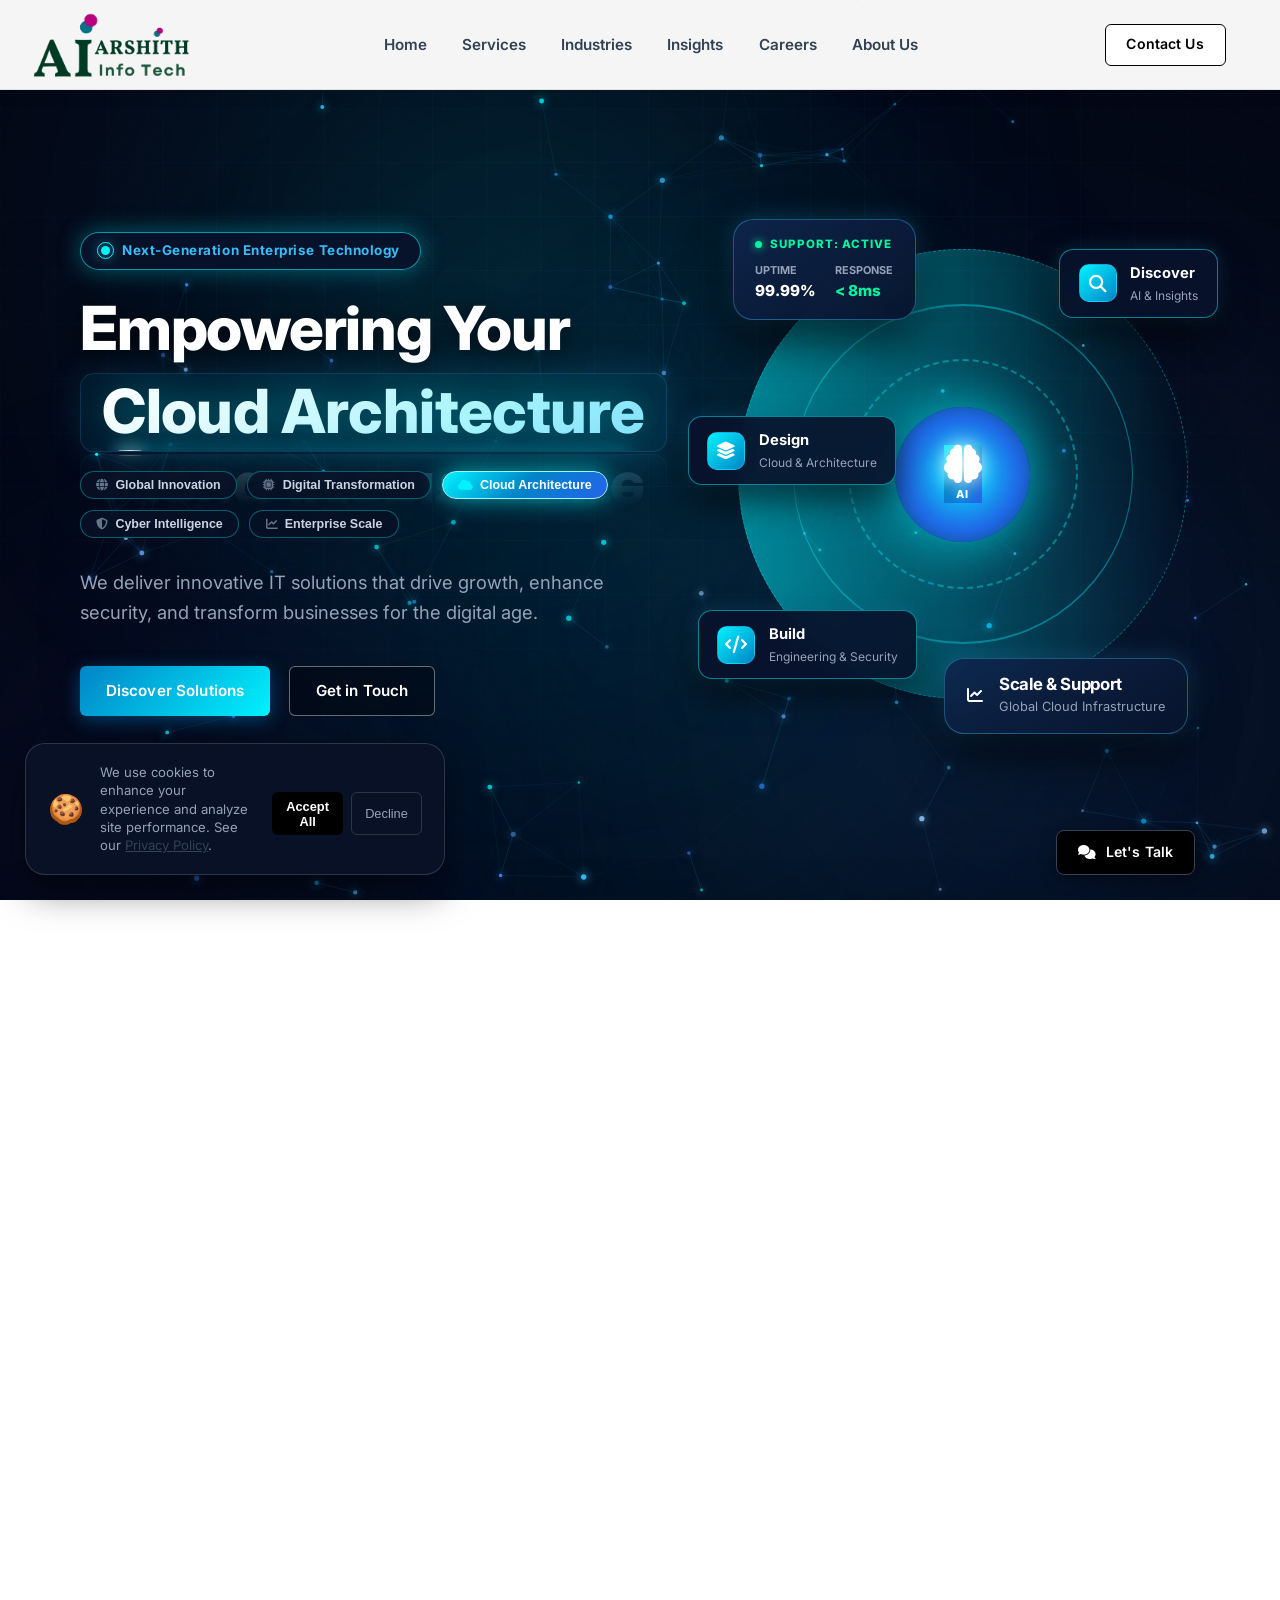
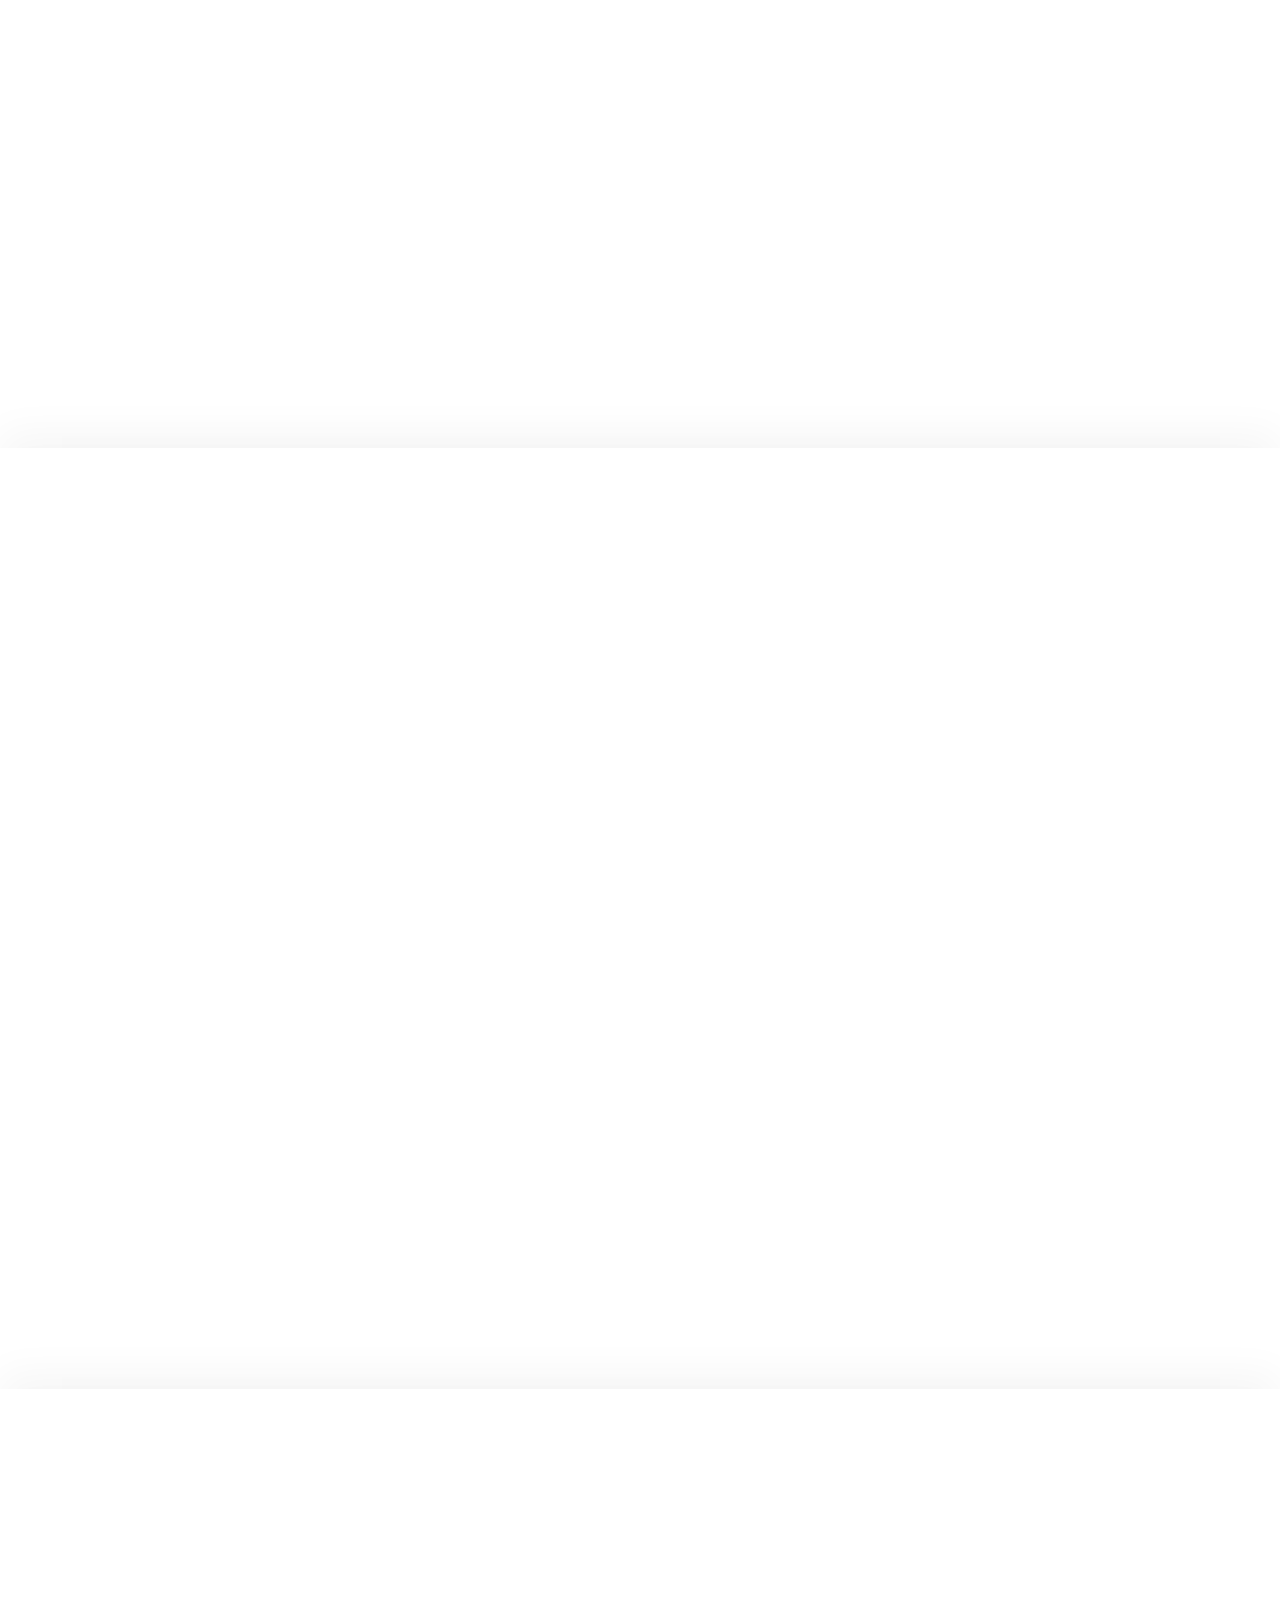
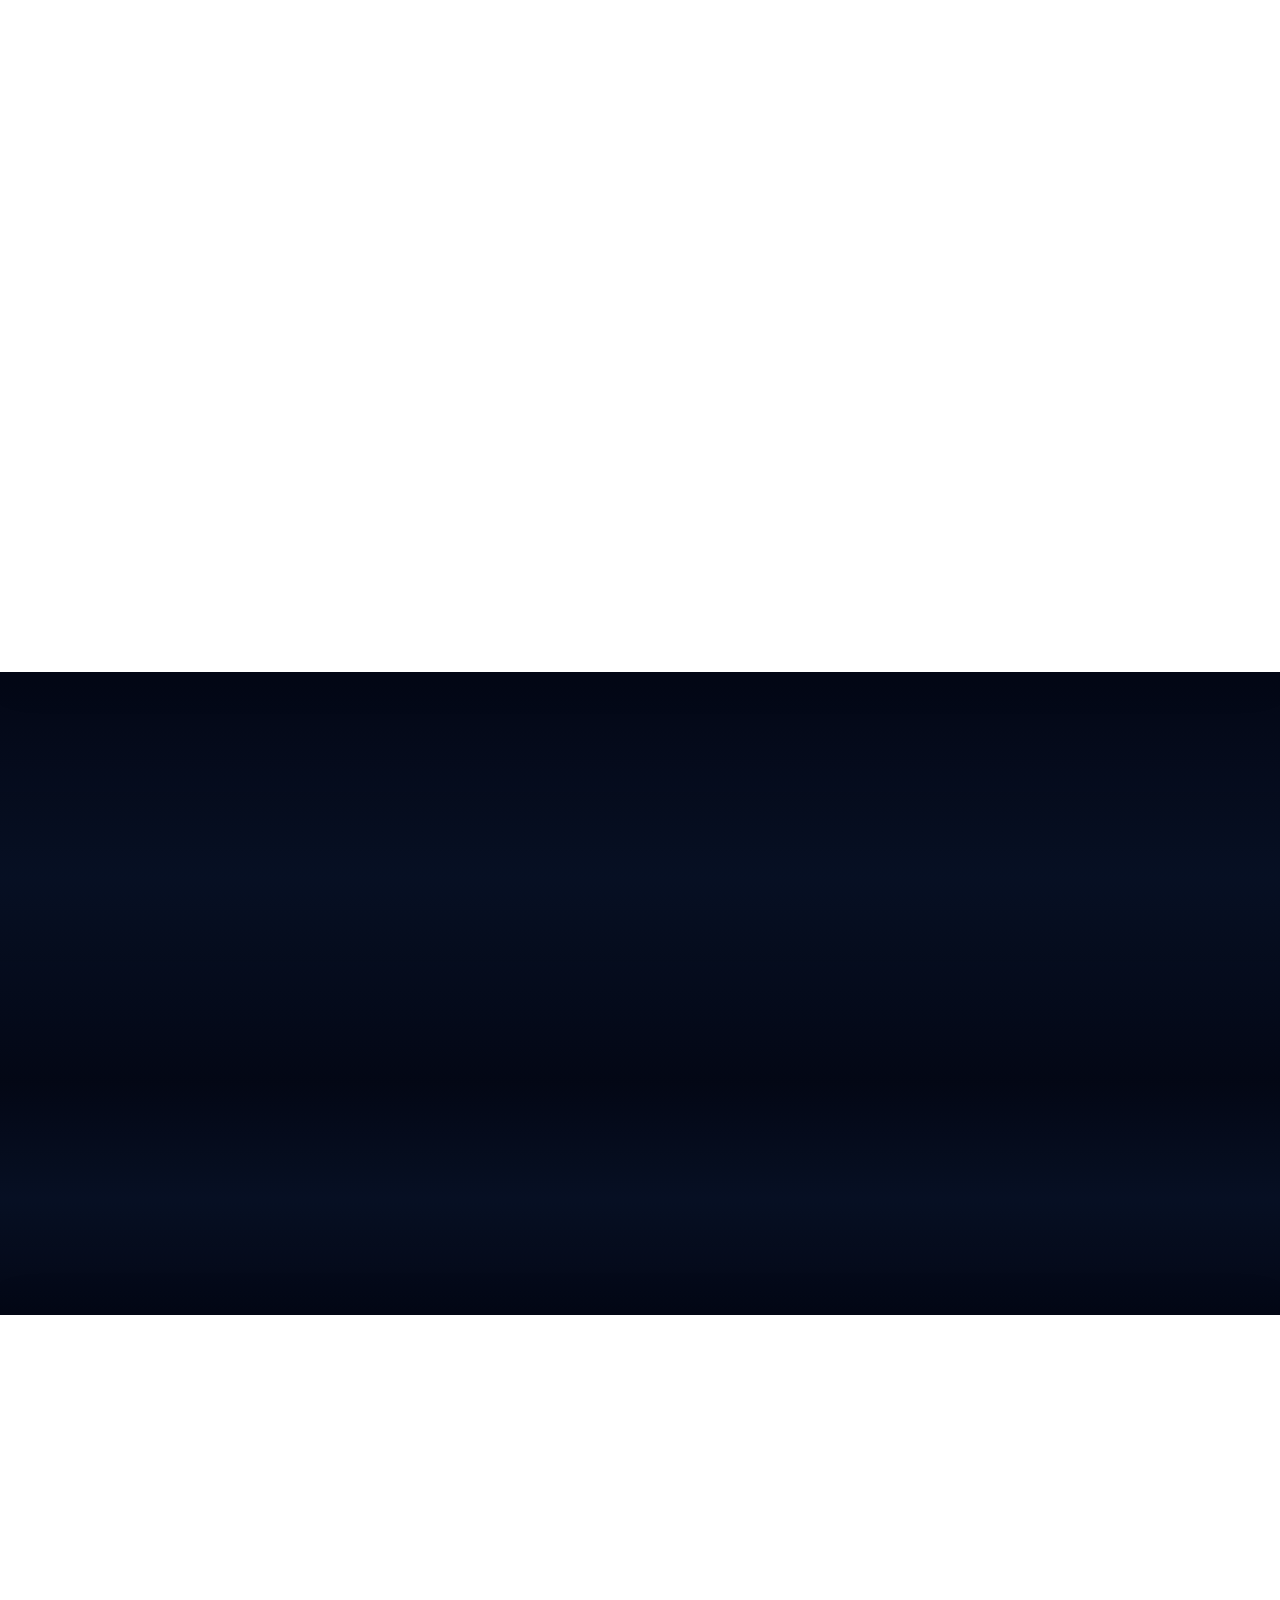
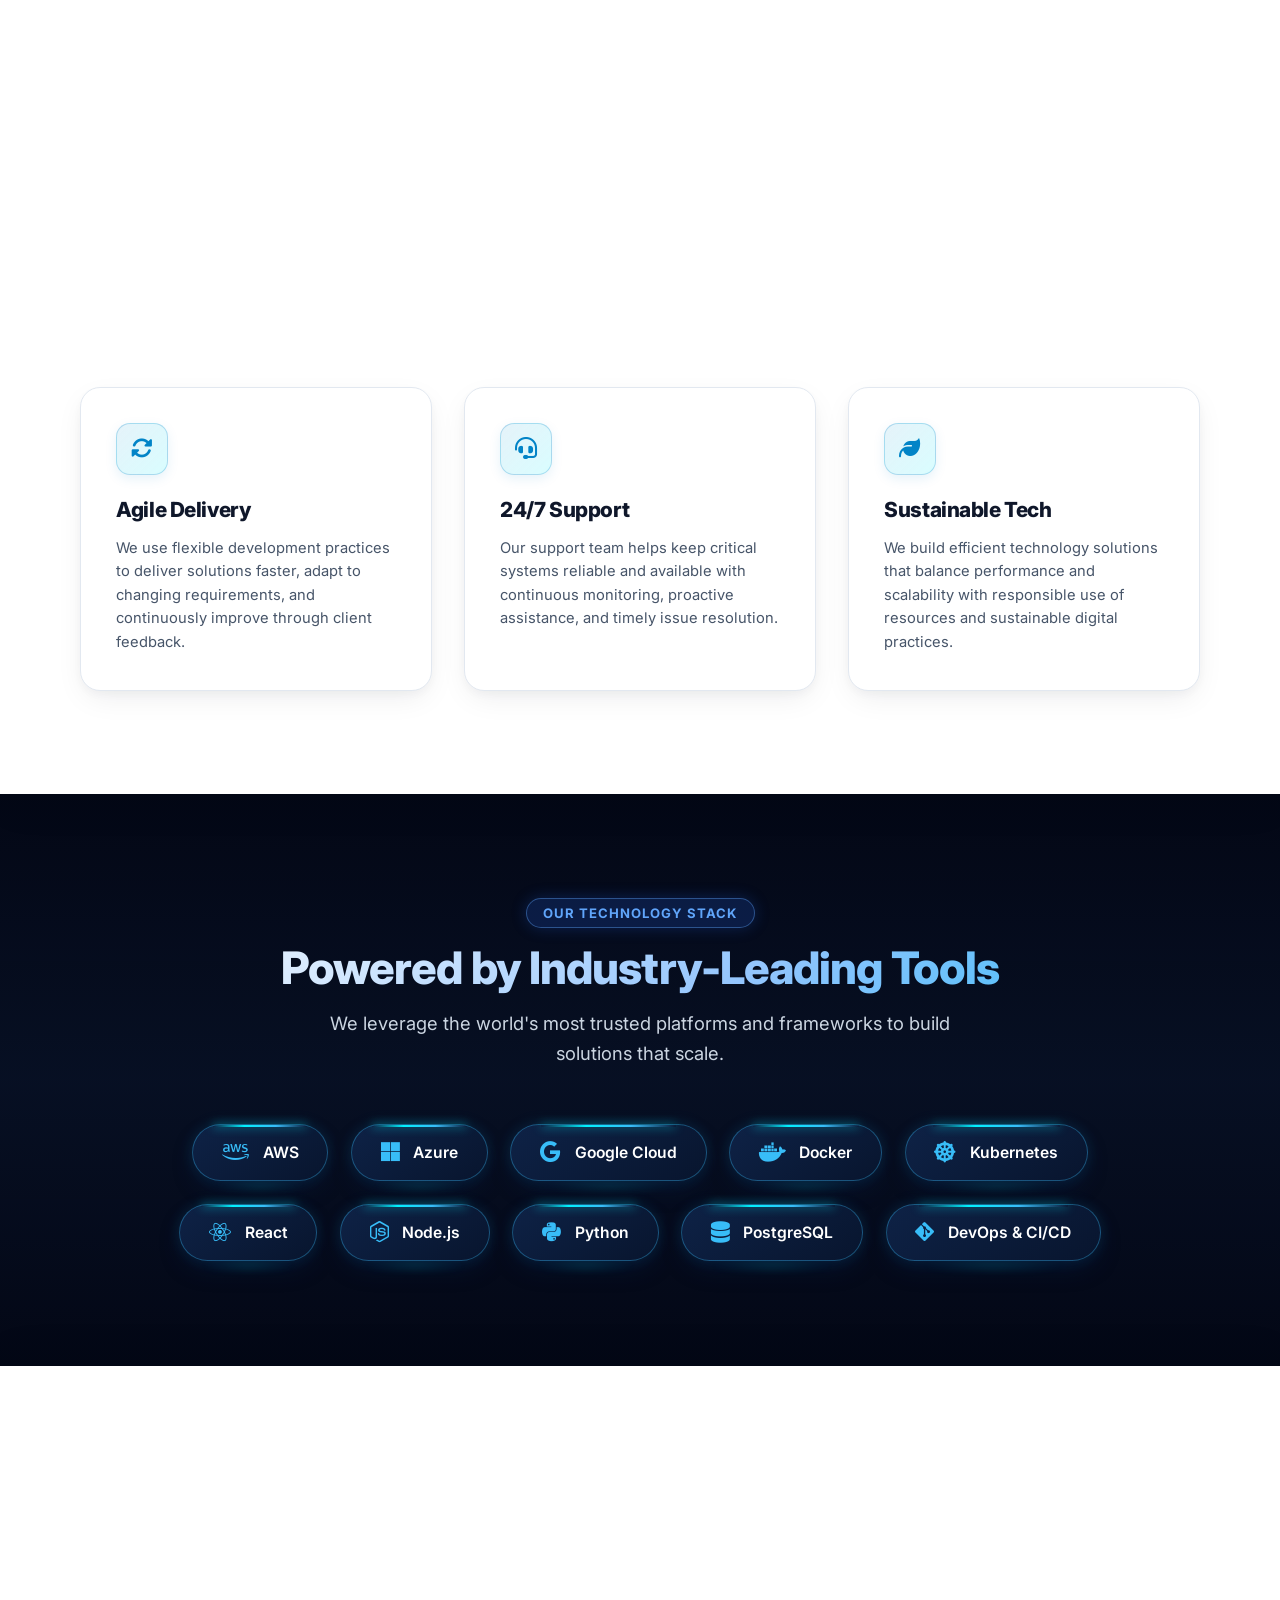
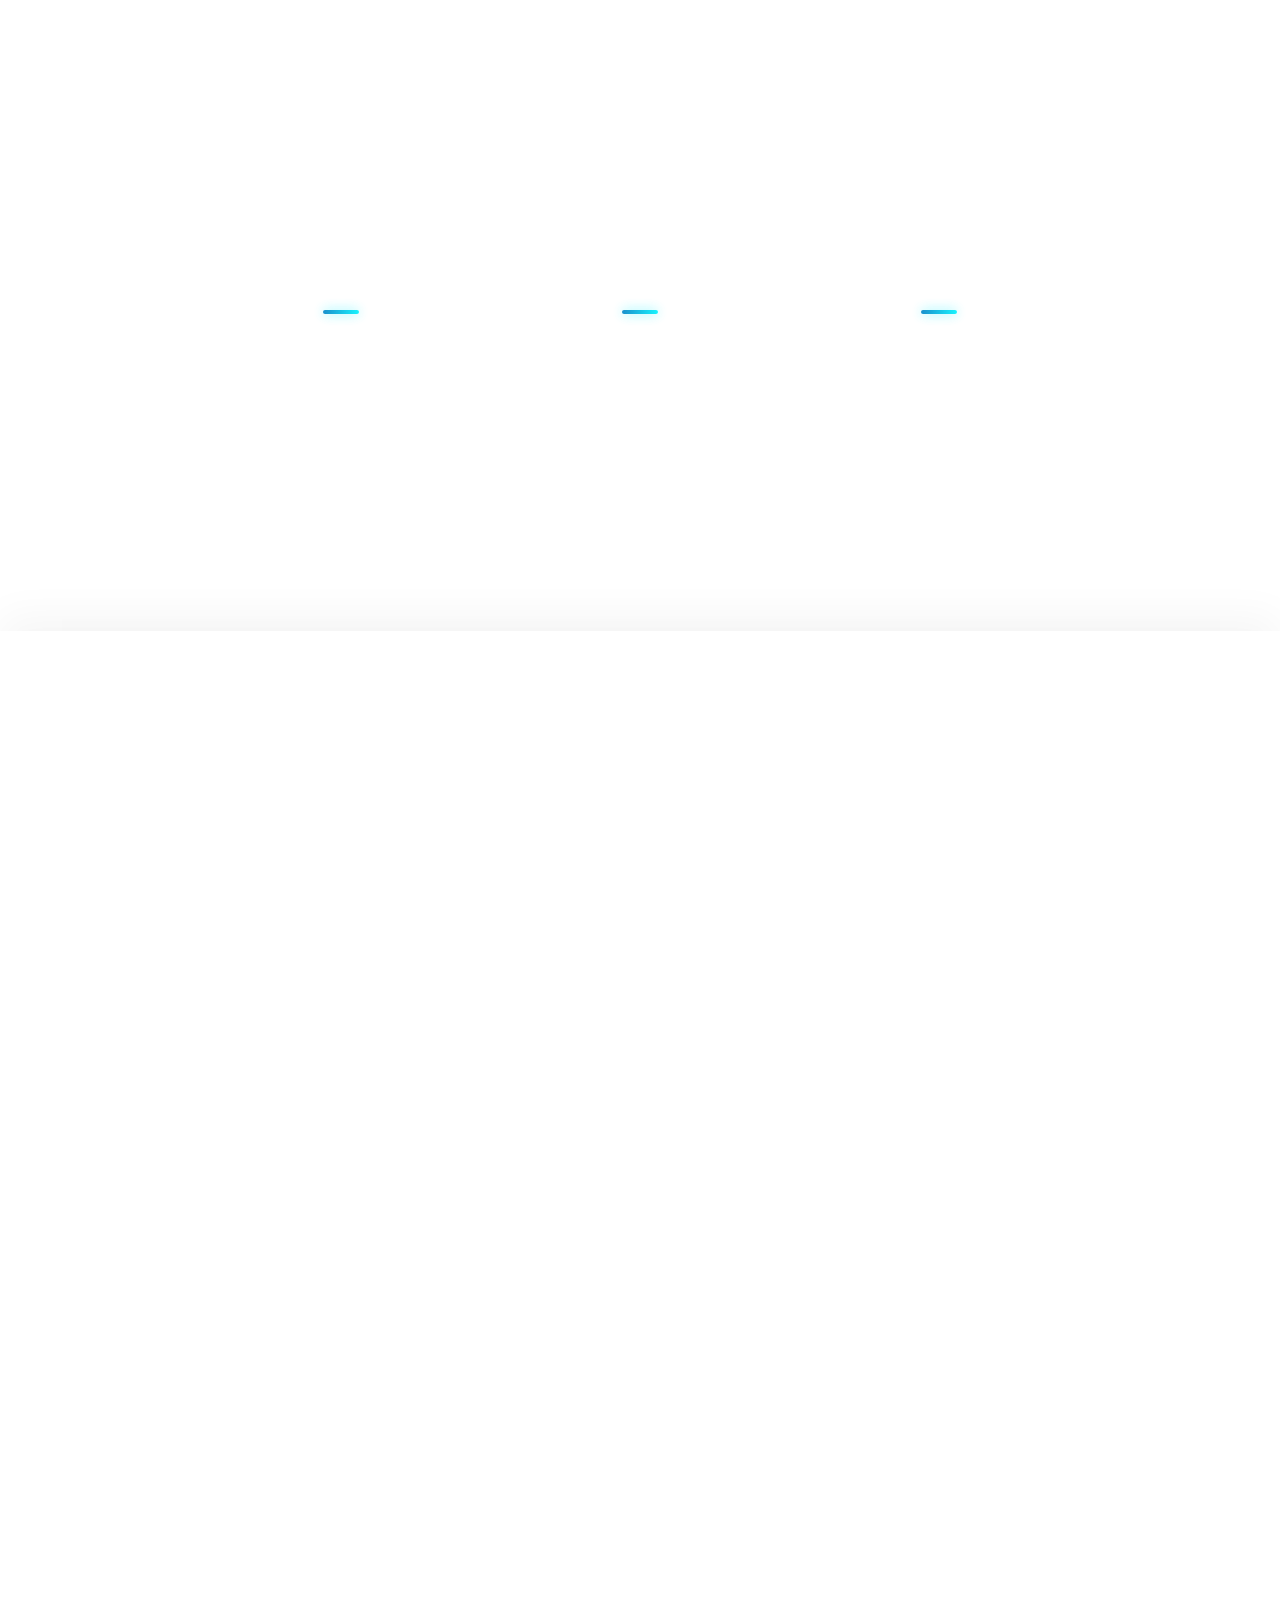
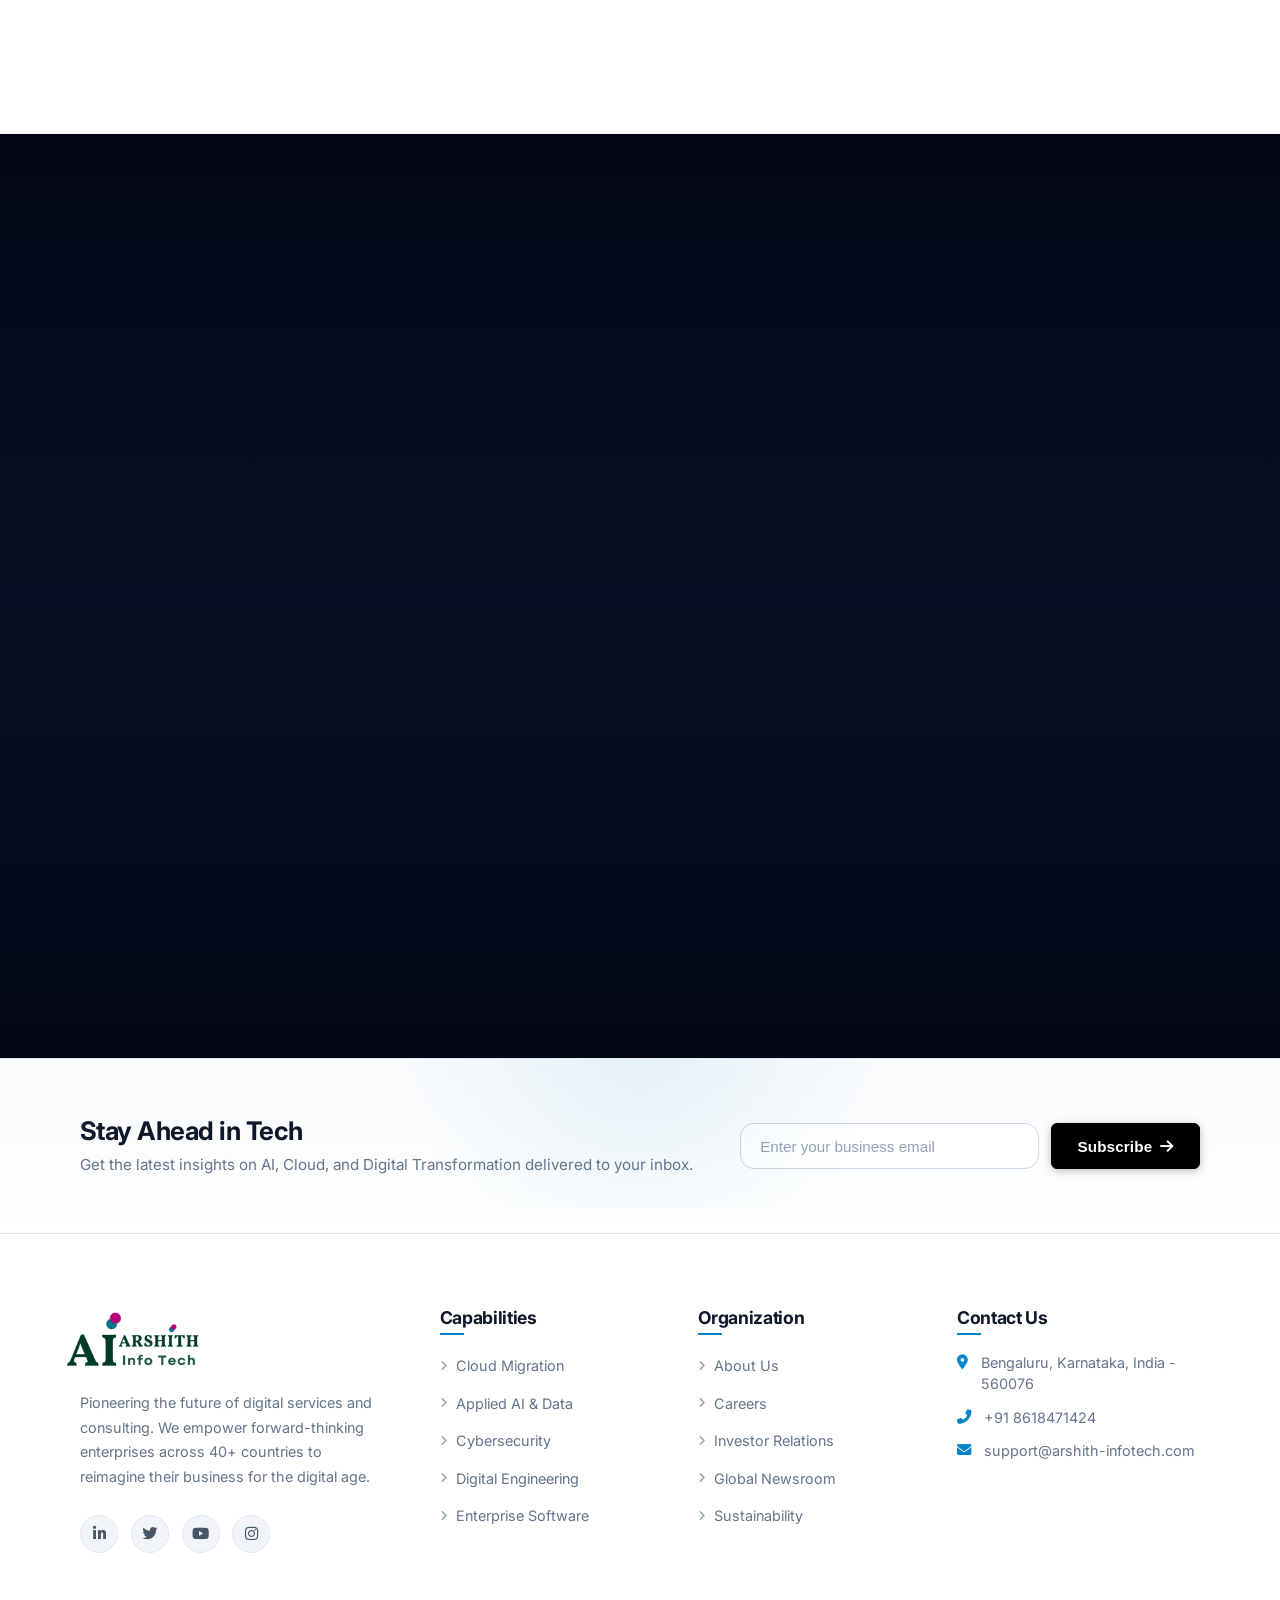
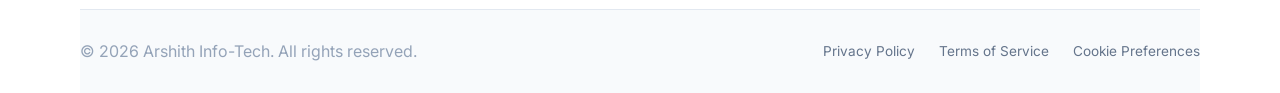
<file: index.html>
<!DOCTYPE html>
<html lang="en">

<head>
  <meta charset="UTF-8">
  <meta name="viewport" content="width=device-width, initial-scale=1.0">
  <title>Info-tech | Empowering Digital Transformation</title>
  <!-- Google Fonts -->
  <link rel="preconnect" href="https://fonts.googleapis.com">
  <link rel="preconnect" href="https://fonts.gstatic.com" crossorigin>
  <link href="https://fonts.googleapis.com/css2?family=Inter:wght@300;400;500;600;700;800;900&family=Outfit:wght@300;400;500;600;700;800;900&family=Quicksand:wght@400;500;600;700&display=swap" rel="stylesheet">
  <!-- FontAwesome -->
  <link rel="stylesheet" href="https://cdnjs.cloudflare.com/ajax/libs/font-awesome/6.4.0/css/all.min.css">
  <!-- Custom CSS -->
  <link rel="stylesheet" href="css/style.css?v=20260904_contact_normal_blue">
  <link rel="stylesheet" href="footer-premium.css?v=20260904_cards_noblue">
</head>

<body class="theme-page-cyber-blue page-home">

  <!-- Global Animated Background (Interactive Constellation Canvas + Ambient Aurora Glow) -->
  <div class="global-aurora-bg">
    <div class="aurora-orb aurora-orb-1"></div>
    <div class="aurora-orb aurora-orb-2"></div>
    <div class="aurora-orb aurora-orb-3"></div>
    <div class="aurora-orb aurora-orb-4"></div>
  </div>
  <canvas id="globalParticlesCanvas"></canvas>

  <!-- Navbar -->
  <nav class="navbar">
    <div class="container">
      <a href="index.html" class="logo">
        <img src="assets/images/logo-official.png" alt="Arshith Info-Tech" class="logo-img">
      </a>
      <ul class="nav-links">
        <div class="drawer-brand">
          <img src="assets/images/logo-official.png" alt="Arshith Info-Tech" class="logo-img">
        </div>
        <button class="drawer-close" aria-label="Close menu"><i class="fas fa-times"></i></button>
        <li><a href="index.html" class="active"><i class="fas fa-house"></i> Home</a></li>
        <li><a href="services.html"><i class="fas fa-laptop-code"></i> Services</a></li>
        <li><a href="industries.html"><i class="fas fa-layer-group"></i> Industries</a></li>
        <li><a href="insights.html"><i class="fas fa-newspaper"></i> Insights</a></li>
        <li><a href="careers.html"><i class="fas fa-briefcase"></i> Careers</a></li>
        <li><a href="about-infotech.html"><i class="fas fa-building"></i> About Us</a></li>
        <li class="drawer-cta-item"><a href="javascript:void(0)" class="btn btn-primary drawer-cta-btn" aria-haspopup="dialog"><i class="fas fa-paper-plane"></i> Contact Us</a></li>
      </ul>
      <a href="javascript:void(0)" class="btn btn-primary nav-cta" aria-haspopup="dialog">Contact Us</a>
      <div class="menu-toggle" aria-label="Open Navigation Menu">
        <i class="fas fa-bars"></i>
      </div>
    </div>
  </nav>

  <!-- Mobile Menu Overlay -->
  <div id="menuOverlay"></div>

  <!-- Hero Section -->
  <header class="hero">

    <div class="container">
      <div class="hero-content">
        <div class="hero-badge">
          <span class="pulse-dot"></span> Next-Generation Enterprise Technology
        </div>
        <h1 class="hero-title">
          <span class="hero-title-prefix">Empowering Your</span>
          <div class="hologram-text-container">
            <span class="hologram-scramble-text" id="hologramScramble">Global Innovation</span>
            <div class="hologram-energy-bar"></div>
          </div>
        </h1>

        <div class="hero-tech-pills">
          <button class="tech-pill active"><i class="fas fa-globe"></i> Global Innovation</button>
          <button class="tech-pill"><i class="fas fa-microchip"></i> Digital Transformation</button>
          <button class="tech-pill"><i class="fas fa-cloud"></i> Cloud Architecture</button>
          <button class="tech-pill"><i class="fas fa-shield-halved"></i> Cyber Intelligence</button>
          <button class="tech-pill"><i class="fas fa-chart-line"></i> Enterprise Scale</button>
        </div>

        <p class="hero-subtitle">We deliver innovative IT solutions that drive growth, enhance security, and transform
          businesses for the digital age.</p>
        <div class="hero-cta">
          <a href="#services" class="btn btn-primary">Discover Solutions</a>
          <a href="#contact" class="btn btn-outline">Get in Touch</a>
        </div>
      </div>

      <div class="hero-ai-visualizer">
        <div class="ai-core-hub">
          <!-- Concentric AI Radar Rings -->
          <div class="ai-ring ai-ring-outer"></div>
          <div class="ai-ring ai-ring-middle"></div>
          <div class="ai-ring ai-ring-inner"></div>
          <div class="ai-laser-scanner"></div>

          <!-- Central Glowing AI Nexus -->
          <div class="ai-nexus">
            <div class="nexus-glow"></div>
            <div class="nexus-core">
              <i class="fas fa-brain"></i>
              <span>AI</span>
            </div>
          </div>

          <!-- 1. Discover Node (replaces Generative AI) -->
          <div class="ai-orbit-node node-1">
            <div class="orbit-icon"><i class="fas fa-search"></i></div>
            <div class="orbit-info">
              <strong>Discover</strong>
              <small>AI &amp; Insights</small>
            </div>
          </div>

          <!-- 2. Design Node (replaces Cyber Shield) -->
          <div class="ai-orbit-node node-2">
            <div class="orbit-icon"><i class="fas fa-layer-group"></i></div>
            <div class="orbit-info">
              <strong>Design</strong>
              <small>Cloud &amp; Architecture</small>
            </div>
          </div>

          <!-- 3. Build Node (replaces Cloud Mesh) -->
          <div class="ai-orbit-node node-3">
            <div class="orbit-icon"><i class="fas fa-code"></i></div>
            <div class="orbit-info">
              <strong>Build</strong>
              <small>Engineering &amp; Security</small>
            </div>
          </div>

          <!-- 4. Support Live Telemetry Card -->
          <div class="floating-ai-card live-status-card">
            <div class="live-indicator">
              <span class="live-dot"></span>
              <span class="live-text">SUPPORT: ACTIVE</span>
            </div>
            <div class="live-stats">
              <div class="stat-mini">
                <span>UPTIME</span>
                <strong>99.99%</strong>
              </div>
              <div class="stat-mini">
                <span>RESPONSE</span>
                <strong style="color: #00f5a0;">&lt; 8ms</strong>
              </div>
            </div>
          </div>

          <!-- 5. Scale & Support Card (replaces 40+ Global Nodes) -->
          <div class="floating-ai-card live-node-card">
            <div class="floating-icon">
              <i class="fas fa-chart-line"></i>
            </div>
            <div>
              <h4>Scale &amp; Support</h4>
              <p>Global Cloud Infrastructure</p>
            </div>
          </div>

        </div>
      </div>
    </div>
  </header>

  <!-- Who We Are Section -->
  <section id="about" class="section-padding">
    <div class="container">
      <div class="about-grid">
        <div class="about-content reveal-left">
          <div class="who-we-are-badge">WHO WE ARE</div>
          <h2 class="about-hero-title">Supercharging <div class="hologram-text-container"><span class="hologram-scramble-text">Progress</span><div class="hologram-energy-bar"></div></div></h2>
          <p class="about-hero-desc">At <strong>Arshith Info-Tech</strong>, we turn technology into meaningful business outcomes. We help organizations modernize their operations, strengthen digital capabilities, and build secure, scalable solutions for a rapidly changing world. Through <strong>AI</strong>, <strong>cloud</strong>, <strong>cybersecurity</strong>, <strong>digital engineering</strong>, and <strong>enterprise technologies</strong>, we help our clients move from ideas to impact with confidence.</p>

          <div class="about-features-stack">
            <div class="about-feature-item">
              <div class="about-feature-icon">
                <svg width="22" height="22" viewBox="0 0 24 24" fill="none" stroke="currentColor" stroke-width="2"
                  stroke-linecap="round" stroke-linejoin="round">
                  <path d="M9 18h6" />
                  <path d="M10 22h4" />
                  <path
                    d="M15.09 14c.18-.98.65-1.74 1.41-2.5A4.65 4.65 0 0 0 18 8 6 6 0 0 0 6 8c0 1 .23 2.23 1.5 3.5A4.61 4.61 0 0 1 8.91 14" />
                  <line x1="12" y1="2" x2="12" y2="3" />
                  <line x1="4.22" y1="4.22" x2="4.93" y2="4.93" />
                  <line x1="19.78" y1="4.22" x2="19.07" y2="4.93" />
                </svg>
              </div>
              <div class="about-feature-details">
                <h4>Innovation &amp; Technology</h4>
                <p>Building smarter solutions with <strong style="color: #0f172a;">AI</strong>, <strong style="color: #0f172a;">cloud</strong>, and emerging technologies.</p>
              </div>
            </div>

            <div class="about-feature-item">
              <div class="about-feature-icon">
                <svg width="22" height="22" viewBox="0 0 24 24" fill="none" stroke="currentColor" stroke-width="2"
                  stroke-linecap="round" stroke-linejoin="round">
                  <path d="M19 21v-2a4 4 0 0 0-4-4H9a4 4 0 0 0-4 4v2" />
                  <circle cx="12" cy="7" r="4" />
                </svg>
              </div>
              <div class="about-feature-details">
                <h4>Business-Focused Solutions</h4>
                <p>Delivering practical technology solutions designed around real <strong style="color: #0f172a;">business needs</strong>.</p>
              </div>
            </div>

            <div class="about-feature-item">
              <div class="about-feature-icon">
                <svg width="22" height="22" viewBox="0 0 24 24" fill="none" stroke="currentColor" stroke-width="2"
                  stroke-linecap="round" stroke-linejoin="round">
                  <circle cx="12" cy="12" r="10" />
                  <line x1="2" y1="12" x2="22" y2="12" />
                  <path
                    d="M12 2a15.3 15.3 0 0 1 4 10 15.3 15.3 0 0 1-4 10 15.3 15.3 0 0 1-4-10 15.3 15.3 0 0 1 4-10z" />
                </svg>
              </div>
              <div class="about-feature-details">
                <h4>Secure &amp; Scalable</h4>
                <p>Creating <strong style="color: #0f172a;">reliable</strong>, <strong style="color: #0f172a;">secure</strong>, and <strong style="color: #0f172a;">scalable</strong> digital solutions that grow with your business.</p>
              </div>
            </div>
          </div>


          <a href="about-infotech.html" class="about-cta-button">
            Learn More About Us <i class="fas fa-arrow-right"></i>
          </a>
        </div>

        <div class="about-image-column reveal-right">
          <div class="about-showcase-frame">
            <img src="assets/images/hero-office.png" alt="InfoTech Innovation Center - Supercharging Progress"
              class="about-showcase-image">
            <div class="about-trust-card">
              <div class="about-trust-icon">
                <svg width="32" height="32" viewBox="0 0 24 24" fill="none" stroke="#60a5fa" stroke-width="1.8"
                  stroke-linecap="round" stroke-linejoin="round">
                  <path d="M6 22V4a2 2 0 0 1 2-2h8a2 2 0 0 1 2 2v18Z" />
                  <path d="M6 12H4a2 2 0 0 0-2 2v8h4" />
                  <path d="M18 9h2a2 2 0 0 1 2 2v11h-4" />
                  <path d="M10 6h4" />
                  <path d="M10 10h4" />
                  <path d="M10 14h4" />
                  <path d="M10 18h4" />
                </svg>
              </div>
              <div class="about-trust-text">
                Building the future with technology and trust
              </div>
            </div>
          </div>
        </div>
      </div>
    </div>
  </section>

  <!-- Services Section -->
  <section id="services" class="section-padding bg-alt">
    <div class="container">
      <div class="text-center reveal-up capabilities-heading-wrap">
        <h2 class="section-title capabilities-heading-animated">
          Our <span class="capabilities-accent-reflect">Core Capabilities</span>
        </h2>
        <p class="section-subtitle">Comprehensive technology solutions tailored to your unique business challenges.</p>
      </div>
      <div class="services-grid">
        <!-- Card 1: Digital Transformation -->
        <div class="service-card reveal-scale delay-100" data-modal="digital-transformation">
          <div class="service-card-bg" style="background-image: url('assets/images/realtime-digital-transformation.jpg');"></div>
          <div class="service-card-overlay"></div>
          <div class="service-card-content">
            <div class="service-card-header">
              <div class="service-icon-wrap">
                <i class="fas fa-laptop-code service-icon"></i>
              </div>
              <div class="service-title-col">
                <span class="service-badge-tag"><i class="fas fa-microchip"></i> Modernize</span>
                <h3>Digital Transformation</h3>
              </div>
              <div class="service-slide-cue">
                <i class="fas fa-arrow-up"></i>
              </div>
            </div>
            <div class="service-card-body">
              <div class="service-divider"></div>
              <p>Transforming traditional business processes into connected digital experiences using modern technology, intelligent automation, and data-driven solutions.</p>
              <ul class="service-matter-points">
                <li><i class="fas fa-circle-check"></i> Legacy System Modernization</li>
                <li><i class="fas fa-circle-check"></i> Business Process Automation</li>
                <li><i class="fas fa-circle-check"></i> Digital Experience Transformation</li>
              </ul>
              <div class="service-footer">
                <span class="card-learn">Explore Capabilities <i class="fas fa-arrow-right"></i></span>
              </div>
            </div>
          </div>
        </div>

        <!-- Card 2: Cloud Computing -->
        <div class="service-card reveal-scale delay-200" data-modal="cloud-computing">
          <div class="service-card-bg" style="background-image: url('assets/images/realtime-cloud-computing.jpg');"></div>
          <div class="service-card-overlay"></div>
          <div class="service-card-content">
            <div class="service-card-header">
              <div class="service-icon-wrap">
                <i class="fas fa-cloud service-icon"></i>
              </div>
              <div class="service-title-col">
                <span class="service-badge-tag"><i class="fas fa-cloud-arrow-up"></i> Cloud Native</span>
                <h3>Cloud Computing</h3>
              </div>
              <div class="service-slide-cue">
                <i class="fas fa-arrow-up"></i>
              </div>
            </div>
            <div class="service-card-body">
              <div class="service-divider"></div>
              <p>Designing secure and scalable cloud environments that improve flexibility, performance, availability, and operational efficiency.</p>
              <ul class="service-matter-points">
                <li><i class="fas fa-circle-check"></i> Cloud Migration & Modernization</li>
                <li><i class="fas fa-circle-check"></i> Cloud Infrastructure</li>
                <li><i class="fas fa-circle-check"></i> Cloud Security & Management</li>
              </ul>
              <div class="service-footer">
                <span class="card-learn">Explore Capabilities <i class="fas fa-arrow-right"></i></span>
              </div>
            </div>
          </div>
        </div>

        <!-- Card 3: Engineering & R&D -->
        <div class="service-card reveal-scale delay-300" data-modal="engineering-rd">
          <div class="service-card-bg" style="background-image: url('assets/images/realtime-engineering-rd.jpg');"></div>
          <div class="service-card-overlay"></div>
          <div class="service-card-content">
            <div class="service-card-header">
              <div class="service-icon-wrap">
                <i class="fas fa-cogs service-icon"></i>
              </div>
              <div class="service-title-col">
                <span class="service-badge-tag"><i class="fas fa-code-branch"></i> Innovation</span>
                <h3>Engineering & R&D</h3>
              </div>
              <div class="service-slide-cue">
                <i class="fas fa-arrow-up"></i>
              </div>
            </div>
            <div class="service-card-body">
              <div class="service-divider"></div>
              <p>Turning complex ideas into reliable technology products through engineering expertise, research, prototyping, and continuous innovation.</p>
              <ul class="service-matter-points">
                <li><i class="fas fa-circle-check"></i> Product Engineering</li>
                <li><i class="fas fa-circle-check"></i> Research & Innovation</li>
                <li><i class="fas fa-circle-check"></i> Prototyping & Development</li>
              </ul>
              <div class="service-footer">
                <span class="card-learn">Explore Capabilities <i class="fas fa-arrow-right"></i></span>
              </div>
            </div>
          </div>
        </div>

        <!-- Card 4: AI & Intelligent Solutions -->
        <div class="service-card reveal-scale delay-400" data-modal="ai-intelligent-solutions">
          <div class="service-card-bg" style="background-image: url('assets/images/realtime-ai-solutions.jpg');"></div>
          <div class="service-card-overlay"></div>
          <div class="service-card-content">
            <div class="service-card-header">
              <div class="service-icon-wrap">
                <i class="fas fa-brain service-icon"></i>
              </div>
              <div class="service-title-col">
                <span class="service-badge-tag"><i class="fas fa-robot"></i> Applied AI</span>
                <h3>AI & Intelligent Solutions</h3>
              </div>
              <div class="service-slide-cue">
                <i class="fas fa-arrow-up"></i>
              </div>
            </div>
            <div class="service-card-body">
              <div class="service-divider"></div>
              <p>Harnessing artificial intelligence and machine learning to automate repetitive work, generate insights, and support smarter business decisions.</p>
              <ul class="service-matter-points">
                <li><i class="fas fa-circle-check"></i> AI & Machine Learning</li>
                <li><i class="fas fa-circle-check"></i> Intelligent Automation</li>
                <li><i class="fas fa-circle-check"></i> Predictive Analytics</li>
              </ul>
              <div class="service-footer">
                <span class="card-learn">Explore Capabilities <i class="fas fa-arrow-right"></i></span>
              </div>
            </div>
          </div>
        </div>

        <!-- Card 5: Cybersecurity -->
        <div class="service-card reveal-scale delay-500" data-modal="cybersecurity">
          <div class="service-card-bg" style="background-image: url('assets/images/realtime-cybersecurity.jpg');"></div>
          <div class="service-card-overlay"></div>
          <div class="service-card-content">
            <div class="service-card-header">
              <div class="service-icon-wrap">
                <i class="fas fa-shield-halved service-icon"></i>
              </div>
              <div class="service-title-col">
                <span class="service-badge-tag"><i class="fas fa-shield-halved"></i> 24/7 SecOps</span>
                <h3>Cybersecurity</h3>
              </div>
              <div class="service-slide-cue">
                <i class="fas fa-arrow-up"></i>
              </div>
            </div>
            <div class="service-card-body">
              <div class="service-divider"></div>
              <p>Strengthening digital environments with proactive security practices that protect applications, infrastructure, systems, and business data.</p>
              <ul class="service-matter-points">
                <li><i class="fas fa-circle-check"></i> Threat Detection & Monitoring</li>
                <li><i class="fas fa-circle-check"></i> Application & Data Security</li>
                <li><i class="fas fa-circle-check"></i> Security Assessment</li>
              </ul>
              <div class="service-footer">
                <span class="card-learn">Explore Capabilities <i class="fas fa-arrow-right"></i></span>
              </div>
            </div>
          </div>
        </div>
      </div>
    </div>
  </section>

  <!-- Industries Section -->
  <section id="industries" class="section-padding">
    <div class="container">
      <div class="text-center reveal-up">
        <h4 class="section-badge">Industries We Serve</h4>
        <h2 class="section-title">Domain Expertise</h2>
        <p class="section-subtitle">Delivering tailored technology solutions across major global industries.</p>
      </div>
      <div class="industries-grid">
        <!-- Card 1: Financial Services -->
        <div class="industry-card reveal-up delay-100" data-industry="finance">
          <div class="industry-card-img" style="background-image: url('assets/images/financial-district.jpg');"></div>
          <div class="industry-slide-panel">
            <div class="panel-header">
              <div class="panel-tag-row">
                <span class="industry-tag"><i class="fas fa-landmark"></i> Banking &amp; FinTech</span>
                <span class="slide-indicator"><i class="fas fa-arrow-up"></i></span>
              </div>
              <h3 class="industry-title">Financial Services</h3>
            </div>
            <div class="panel-body">
              <div class="panel-divider"></div>
              <p class="industry-desc">Modernizing financial operations with secure digital platforms, intelligent risk management, and technology-driven banking experiences.</p>
              <ul class="matter-points">
                <li class="matter-point"><i class="fas fa-circle-check"></i> Digital Banking Modernization</li>
                <li class="matter-point"><i class="fas fa-circle-check"></i> AI-Powered Risk &amp; Fraud Detection</li>
                <li class="matter-point"><i class="fas fa-circle-check"></i> Secure Payment &amp; Transaction Solutions</li>
              </ul>
              <div class="panel-footer">
                <a href="#contact" class="btn-industry-explore" data-domain-trigger="finance">
                  <span>Explore Solutions</span>
                  <i class="fas fa-arrow-right"></i>
                </a>
              </div>
            </div>
          </div>
        </div>

        <!-- Card 2: Healthcare -->
        <div class="industry-card reveal-up delay-200" data-industry="healthcare">
          <div class="industry-card-img" style="background-image: url('assets/images/healthcare.png');"></div>
          <div class="industry-slide-panel">
            <div class="panel-header">
              <div class="panel-tag-row">
                <span class="industry-tag"><i class="fas fa-heart-pulse"></i> Digital Health</span>
                <span class="slide-indicator"><i class="fas fa-arrow-up"></i></span>
              </div>
              <h3 class="industry-title">Healthcare</h3>
            </div>
            <div class="panel-body">
              <div class="panel-divider"></div>
              <p class="industry-desc">Enabling connected healthcare experiences through secure digital platforms, intelligent data solutions, and technology-enabled patient services.</p>
              <ul class="matter-points">
                <li class="matter-point"><i class="fas fa-circle-check"></i> Digital Healthcare Platforms</li>
                <li class="matter-point"><i class="fas fa-circle-check"></i> Healthcare Data &amp; Analytics</li>
                <li class="matter-point"><i class="fas fa-circle-check"></i> Connected Patient Experiences</li>
              </ul>
              <div class="panel-footer">
                <a href="#contact" class="btn-industry-explore" data-domain-trigger="healthcare">
                  <span>Explore Solutions</span>
                  <i class="fas fa-arrow-right"></i>
                </a>
              </div>
            </div>
          </div>
        </div>

        <!-- Card 3: Manufacturing -->
        <div class="industry-card reveal-up delay-300" data-industry="manufacturing">
          <div class="industry-card-img" style="background-image: url('assets/images/manufacturing.png');"></div>
          <div class="industry-slide-panel">
            <div class="panel-header">
              <div class="panel-tag-row">
                <span class="industry-tag"><i class="fas fa-industry"></i> Industry 4.0</span>
                <span class="slide-indicator"><i class="fas fa-arrow-up"></i></span>
              </div>
              <h3 class="industry-title">Manufacturing</h3>
            </div>
            <div class="panel-body">
              <div class="panel-divider"></div>
              <p class="industry-desc">Connecting industrial operations with automation, intelligent systems, and real-time insights to create smarter and more efficient manufacturing environments.</p>
              <ul class="matter-points">
                <li class="matter-point"><i class="fas fa-circle-check"></i> Smart Factory Solutions</li>
                <li class="matter-point"><i class="fas fa-circle-check"></i> Industrial Automation</li>
                <li class="matter-point"><i class="fas fa-circle-check"></i> Real-Time Operations &amp; Analytics</li>
              </ul>
              <div class="panel-footer">
                <a href="#contact" class="btn-industry-explore" data-domain-trigger="manufacturing">
                  <span>Explore Solutions</span>
                  <i class="fas fa-arrow-right"></i>
                </a>
              </div>
            </div>
          </div>
        </div>

        <!-- Card 4: Retail & CPG -->
        <div class="industry-card reveal-up delay-400" data-industry="retail">
          <div class="industry-card-img" style="background-image: url('https://images.unsplash.com/photo-1441986300917-64674bd600d8?auto=format&fit=crop&q=80&w=800');"></div>
          <div class="industry-slide-panel">
            <div class="panel-header">
              <div class="panel-tag-row">
                <span class="industry-tag"><i class="fas fa-bag-shopping"></i> Commerce &amp; CPG</span>
                <span class="slide-indicator"><i class="fas fa-arrow-up"></i></span>
              </div>
              <h3 class="industry-title">Retail &amp; CPG</h3>
            </div>
            <div class="panel-body">
              <div class="panel-divider"></div>
              <p class="industry-desc">Creating connected retail experiences and intelligent commerce solutions that help brands understand customers, optimize operations, and grow digitally.</p>
              <ul class="matter-points">
                <li class="matter-point"><i class="fas fa-circle-check"></i> Omnichannel Commerce</li>
                <li class="matter-point"><i class="fas fa-circle-check"></i> Customer Experience Solutions</li>
                <li class="matter-point"><i class="fas fa-circle-check"></i> Retail Analytics &amp; Optimization</li>
              </ul>
              <div class="panel-footer">
                <a href="#contact" class="btn-industry-explore" data-domain-trigger="retail">
                  <span>Explore Solutions</span>
                  <i class="fas fa-arrow-right"></i>
                </a>
              </div>
            </div>
          </div>
        </div>
      </div>
    </div>
  </section>

  <!-- Careers Section -->
  <section id="careers" class="careers-section">
    <div class="container reveal-scale">
      <div class="careers-content text-center">
        <h2>Find Your Spark</h2>
        <p>Join a global network of innovators, creators, and problem solvers. Build a career that supercharges your
          potential and shapes the future of technology.</p>
        <a href="#contact" class="btn btn-primary mt-4">Explore Opportunities</a>
      </div>
    </div>
  </section>

  <!-- Stats/Impact Section -->
  <section id="stats" class="stats">
    <div class="container reveal-up">
      <div class="stat-item">
        <h4 class="counter" data-target="8">0</h4>
        <p>Years of Excellence</p>
      </div>
      <div class="stat-item">
        <h4><span class="counter" data-target="20">0</span>+</h4>
        <p>Global Clients</p>
      </div>
      <div class="stat-item">
        <h4><span class="counter" data-target="100">0</span>+</h4>
        <p>IT Professionals</p>
      </div>
      <!-- <div class="stat-item">
        <h4 class="counter" data-target="40">0</h4>
        <p>Countries Operated</p>
      </div> -->
    </div>
  </section>

  <!-- Why Info-tech Section -->
  <section id="why-us" class="section-padding">
    <div class="container">
      <div class="text-center reveal-up">
        <h4 class="section-badge">Why Choose Us</h4>
        <h2 class="section-title">What Sets Info-tech Apart</h2>
        <p class="section-subtitle">We don't just deliver technology — we deliver outcomes that transform how businesses
          compete and grow.</p>
      </div>
      <div class="why-grid">
        <div class="why-card reveal-up delay-100">
          <div class="why-icon"><i class="fas fa-rocket"></i></div>
          <h3>Outcome-First Approach</h3>
          <p>We focus on measurable business outcomes, designing every solution around the goals, priorities, and long-term success of our clients.</p>
        </div>
        <div class="why-card reveal-up delay-200">
          <div class="why-icon"><i class="fas fa-users"></i></div>
          <h3>Dedicated Expert Teams</h3>
          <p>Our skilled professionals bring specialized technical and industry knowledge to every project, ensuring focused execution and high-quality results.</p>
        </div>
        <div class="why-card reveal-up delay-300">
          <div class="why-icon"><i class="fas fa-lock"></i></div>
          <h3>Security by Design</h3>
          <p>Security is built into every stage of our solutions, from architecture and development to deployment, helping protect systems and business data.</p>
        </div>
        <div class="why-card reveal-up delay-400">
          <div class="why-icon"><i class="fas fa-sync-alt"></i></div>
          <h3>Agile Delivery</h3>
          <p>We use flexible development practices to deliver solutions faster, adapt to changing requirements, and continuously improve through client feedback.</p>
        </div>
        <div class="why-card reveal-up delay-500">
          <div class="why-icon"><i class="fas fa-headset"></i></div>
          <h3>24/7 Support</h3>
          <p>Our support team helps keep critical systems reliable and available with continuous monitoring, proactive assistance, and timely issue resolution.</p>
        </div>
        <div class="why-card reveal-up delay-600">
          <div class="why-icon"><i class="fas fa-leaf"></i></div>
          <h3>Sustainable Tech</h3>
          <p>We build efficient technology solutions that balance performance and scalability with responsible use of resources and sustainable digital practices.</p>
        </div>
      </div>
    </div>
  </section>

  <!-- Technology Stack Section -->
  <section id="tech-stack" class="section-padding bg-alt">
    <div class="container">
      <div class="text-center reveal-up">
        <h4 class="section-badge">Our Technology Stack</h4>
        <h2 class="section-title">Powered by Industry-Leading Tools</h2>
        <p class="section-subtitle">We leverage the world's most trusted platforms and frameworks to build solutions
          that scale.</p>
      </div>
      <div class="tech-grid reveal-up delay-100">
        <div class="tech-badge"><i class="fab fa-aws"></i><span>AWS</span></div>
        <div class="tech-badge"><i class="fab fa-microsoft"></i><span>Azure</span></div>
        <div class="tech-badge"><i class="fab fa-google"></i><span>Google Cloud</span></div>
        <div class="tech-badge"><i class="fab fa-docker"></i><span>Docker</span></div>
        <div class="tech-badge"><i class="fas fa-dharmachakra"></i><span>Kubernetes</span></div>
        <div class="tech-badge"><i class="fab fa-react"></i><span>React</span></div>
        <div class="tech-badge"><i class="fab fa-node-js"></i><span>Node.js</span></div>
        <div class="tech-badge"><i class="fab fa-python"></i><span>Python</span></div>
        <div class="tech-badge"><i class="fas fa-database"></i><span>PostgreSQL</span></div>
        <div class="tech-badge"><i class="fab fa-git-alt"></i><span>DevOps & CI/CD</span></div>
      </div>
    </div>
  </section>

  <!-- How We Work Section -->
  <section id="process" class="section-padding">
    <div class="container">
      <div class="text-center reveal-up">
        <h4 class="section-badge">Our Process</h4>
        <h2 class="section-title">How We Work</h2>
        <p class="section-subtitle">A structured, transparent engagement model designed to deliver results at every
          stage.</p>
      </div>
      <div class="process-steps">
        <div class="process-step reveal-up delay-100">
          <div class="step-num">01</div>
          <h3>Discover</h3>
          <p>Understand your business goals, challenges, users, and technical requirements through focused discussions and collaborative analysis.</p>
        </div>
        <div class="process-connector"></div>
        <div class="process-step reveal-up delay-200">
          <div class="step-num">02</div>
          <h3>Design</h3>
          <p>Translate business requirements into a clear solution blueprint, selecting the right technologies, architecture, and user experience for your needs.</p>
        </div>
        <div class="process-connector"></div>
        <div class="process-step reveal-up delay-300">
          <div class="step-num">03</div>
          <h3>Build</h3>
          <p>Develop and integrate the solution through an agile approach, with continuous testing, collaboration, and regular progress updates.</p>
        </div>
        <div class="process-connector"></div>
        <div class="process-step reveal-up delay-400">
          <div class="step-num">04</div>
          <h3>Scale &amp; Support</h3>
          <p>Launch with confidence and continuously improve your solution through monitoring, optimization, maintenance, and ongoing technical support.</p>
        </div>
      </div>
    </div>
  </section>

  <!-- Insights Section -->
  <section id="insights" class="section-padding bg-alt">
    <div class="container">
      <div class="text-center reveal-up">
        <h2 class="section-title">Latest Insights</h2>
        <p class="section-subtitle">Thought leadership, industry analysis, and expert perspectives from our team.</p>
      </div>
      <div class="insights-grid">
        <!-- Card 1: Artificial Intelligence -->
        <div class="insight-card reveal-up delay-100">
          <div class="insight-img-wrap">
            <div class="insight-img"
              style="background-image: url('https://images.unsplash.com/photo-1677442136019-21780ecad995?auto=format&fit=crop&q=80&w=800');">
            </div>
          </div>
          <div class="insight-content">
            <span class="insight-meta">Artificial Intelligence • August 12, 2026</span>
            <h3>How AI Is Transforming Enterprise Operations</h3>
            <p>Discover how organizations are using artificial intelligence to automate workflows, improve decision-making, enhance customer experiences, and create new opportunities for business growth.</p>
            <div class="insight-author">
              <div class="author-avatar"><i class="fas fa-brain"></i></div>
              <div><strong>Arshith Info-Tech Research Team</strong><br><small>AI &amp; Innovation Team</small></div>
            </div>
            <a href="#contact" class="read-more">Read Article <i class="fas fa-arrow-right"></i></a>
          </div>
        </div>

        <!-- Card 2: Cloud Computing -->
        <div class="insight-card reveal-up delay-200">
          <div class="insight-img-wrap">
            <div class="insight-img"
              style="background-image: url('https://images.unsplash.com/photo-1451187580459-43490279c0fa?auto=format&fit=crop&q=80&w=800');">
            </div>
          </div>
          <div class="insight-content">
            <span class="insight-meta">Cloud Computing • July 28, 2026</span>
            <h3>Building a Smarter Cloud Strategy for Modern Businesses</h3>
            <p>Explore how organizations can use cloud technologies to improve scalability, optimize infrastructure, strengthen resilience, and create a more flexible digital foundation.</p>
            <div class="insight-author">
              <div class="author-avatar"><i class="fas fa-cloud"></i></div>
              <div><strong>Arshith Info-Tech Cloud Team</strong><br><small>Cloud Solutions Team</small></div>
            </div>
            <a href="#contact" class="read-more">Read Article <i class="fas fa-arrow-right"></i></a>
          </div>
        </div>

        <!-- Card 3: Cybersecurity -->
        <div class="insight-card reveal-up delay-300">
          <div class="insight-img-wrap">
            <div class="insight-img"
              style="background-image: url('https://images.unsplash.com/photo-1563986768609-322da13575f3?auto=format&fit=crop&q=80&w=800');">
            </div>
          </div>
          <div class="insight-content">
            <span class="insight-meta">Cybersecurity • July 15, 2026</span>
            <h3>Strengthening Enterprise Security in a Connected World</h3>
            <p>Learn how modern security strategies can help organizations protect applications, data, infrastructure, and digital operations against evolving cyber threats.</p>
            <div class="insight-author">
              <div class="author-avatar"><i class="fas fa-shield-halved"></i></div>
              <div><strong>Arshith Info-Tech Security Team</strong><br><small>Cybersecurity Team</small></div>
            </div>
            <a href="#contact" class="read-more">Read Article <i class="fas fa-arrow-right"></i></a>
          </div>
        </div>
      </div>
    </div>
  </section>

  <!-- Contact Section -->
  <section id="contact" class="section-padding contact-section">
    <div class="container">
      <div class="contact-grid">
        <div class="contact-info reveal-left">
          <h4 class="section-badge">Get In Touch</h4>
          <h2 class="section-title">Let's Build Something <span style="color: var(--primary);">Great Together</span>
          </h2>
          <p style="color: var(--text-muted); font-size: 1.1rem; margin-bottom: 2rem;">Whether you're looking to
            modernize your IT infrastructure, launch a new digital product, or explore AI-driven solutions — we're ready
            to help you get there.</p>
          <ul class="contact-details">
            <li><i class="fas fa-map-marker-alt"></i>
              <div><strong>Office</strong><br>Bengaluru, Karnataka, India - 560076</div>
            </li>
            <li><i class="fas fa-phone-alt"></i>
              <div><strong>Phone</strong><br>+91 8618471424</div>
            </li>
            <li><i class="fas fa-envelope"></i>
              <div><strong>Email</strong><br>support@arshith-infotech.com</div>
            </li>
            <li><i class="fas fa-clock"></i>
              <div><strong>Business Hours</strong><br>Mon – Fri, 10:00 AM – 6:00 PM EST</div>
            </li>
          </ul>
        </div>
        <div class="contact-form-wrap reveal-right">
          <form class="contact-form" id="contactForm">
            <div class="form-row">
              <div class="form-group">
                <label for="fname">First Name</label>
                <input type="text" id="fname" placeholder="Arshith" required>
              </div>
              <div class="form-group">
                <label for="lname">Last Name</label>
                <input type="text" id="lname" placeholder="Infotech" required>
              </div>
            </div>
            <div class="form-group">
              <label for="email">Work Email</label>
              <input type="email" id="email" placeholder="support@arshith-infotech.com" required>
            </div>
            <div class="form-group">
              <label for="company">Company</label>
              <input type="text" id="company" placeholder="arshith-infotech">
            </div>
            <div class="form-group">
              <label for="service">Service of Interest</label>
              <select id="service">
                <option value="">Select a service...</option>
                <option>Digital Transformation</option>
                <option>Cloud Computing</option>
                <option>Engineering &amp; R&amp;D</option>
                <option>Data &amp; AI</option>
                <option>Cybersecurity</option>
                <option>Infrastructure Management</option>
                <option>Other</option>
              </select>
            </div>
            <div class="form-group">
              <label for="message">Message</label>
              <textarea id="message" rows="4" placeholder="Tell us about your project or challenge..."></textarea>
            </div>
            <button type="submit" class="btn btn-primary form-submit-btn">Send Message <i
                class="fas fa-paper-plane"></i></button>
            <p class="form-note"><i class="fas fa-shield-alt"></i> Your information is secure and will never be shared.
            </p>
          </form>
          <div class="form-success" id="formSuccess" style="display:none;">
            <i class="fas fa-check-circle"></i>
            <h3>Message Sent!</h3>
            <p>Thank you for reaching out. Our team will contact you within 1 business day.</p>
          </div>
        </div>
      </div>
    </div>
  </section>

  <!-- Enhanced Premium Footer -->
  <footer class="footer">
    <div class="footer-newsletter">
      <div class="container">
        <div class="newsletter-content">
          <div class="newsletter-text">
            <h3>Stay Ahead in Tech</h3>
            <p>Get the latest insights on AI, Cloud, and Digital Transformation delivered to your inbox.</p>
          </div>
          <form class="newsletter-form">
            <input type="email" placeholder="Enter your business email" required>
            <button type="submit" class="btn btn-primary">Subscribe <i class="fas fa-arrow-right"></i></button>
          </form>
        </div>
      </div>
    </div>

    <div class="container">
      <div class="footer-grid">
        <div class="footer-brand">
          <a href="index.html" class="logo footer-logo">
            <img src="assets/images/logo-official.png" alt="Arshith Info-Tech" class="logo-img">
          </a>
          <p class="footer-about">Pioneering the future of digital services and consulting. We empower forward-thinking
            enterprises across 40+ countries to reimagine their business for the digital age.</p>
          <div class="social-links">
            <a href="#" aria-label="LinkedIn" class="social-icon"><i class="fab fa-linkedin-in"></i></a>
            <a href="#" aria-label="Twitter" class="social-icon"><i class="fab fa-twitter"></i></a>
            <a href="#" aria-label="YouTube" class="social-icon"><i class="fab fa-youtube"></i></a>
            <a href="#" aria-label="Instagram" class="social-icon"><i class="fab fa-instagram"></i></a>
          </div>
        </div>
        <div class="footer-links">
          <h4>Capabilities</h4>
          <ul>
            <li><a href="#services"><i class="fas fa-angle-right"></i> Cloud Migration</a></li>
            <li><a href="#services"><i class="fas fa-angle-right"></i> Applied AI & Data</a></li>
            <li><a href="#services"><i class="fas fa-angle-right"></i> Cybersecurity</a></li>
            <li><a href="#services"><i class="fas fa-angle-right"></i> Digital Engineering</a></li>
            <li><a href="#services"><i class="fas fa-angle-right"></i> Enterprise Software</a></li>
          </ul>
        </div>
        <div class="footer-links">
          <h4>Organization</h4>
          <ul>
            <li><a href="about-infotech.html"><i class="fas fa-angle-right"></i> About Us</a></li>
            <li><a href="#careers"><i class="fas fa-angle-right"></i> Careers</a></li>
            <li><a href="#footer"><i class="fas fa-angle-right"></i> Investor Relations</a></li>
            <li><a href="#footer"><i class="fas fa-angle-right"></i> Global Newsroom</a></li>
            <li><a href="#footer"><i class="fas fa-angle-right"></i> Sustainability</a></li>
          </ul>
        </div>
        <div class="footer-links">
          <h4>Contact Us</h4>
          <ul class="footer-contact-minimal">
            <li><i class="fas fa-map-marker-alt"></i> Bengaluru, Karnataka, India - 560076</li>
            <li><i class="fas fa-phone-alt"></i> +91 8618471424</li>
            <li><i class="fas fa-envelope"></i> support@arshith-infotech.com</li>
          </ul>
        </div>
      </div>
      <div class="footer-bottom">
        <div class="footer-bottom-flex">
          <p>&copy; 2026 Arshith Info-Tech. All rights reserved.</p>
          <div class="legal-links">
            <a href="#">Privacy Policy</a>
            <a href="#">Terms of Service</a>
            <a href="#">Cookie Preferences</a>
          </div>
        </div>
      </div>
    </div>
  </footer>

  <!-- Floating CTA Button -->
  <div class="floating-cta" id="floatingCta">
    <a href="#contact" class="floating-cta-btn" id="floatingCtaBtn">
      <i class="fas fa-comments"></i>
      <span>Let's Talk</span>
    </a>
  </div>

  <!-- Back to Top -->
  <button id="backToTop" aria-label="Back to top"><i class="fas fa-chevron-up"></i></button>

  <!-- Individual Capability Details Modals -->
  <!-- Modal 1: Digital Transformation ONLY -->
  <div id="modal-digital-transformation" class="capability-detail-modal" role="dialog" aria-modal="true" aria-labelledby="capModalTitle-dt">
    <div class="modal-box capability-modal-box">
      <button class="modal-close capability-modal-close" aria-label="Close modal"><i class="fas fa-times"></i></button>
      
      <div class="capability-detail-header">
        <div class="cap-panel-icon"><i class="fas fa-laptop-code"></i></div>
        <div class="cap-panel-title-area">
          <span class="cap-tag">Capability 01</span>
          <h2 id="capModalTitle-dt" class="capability-detail-title">Digital Transformation</h2>
        </div>
      </div>

      <div class="capability-detail-body">
        <p class="cap-expanded-desc">We help organizations modernize the way they operate by replacing outdated processes with intelligent, connected, and scalable digital solutions. From legacy modernization to workflow automation, we create technology environments that improve productivity, customer experience, and business agility.</p>
        
        <div class="cap-deliverables-wrap">
          <h4 class="cap-deliver-title"><i class="fas fa-sparkles"></i> What we deliver:</h4>
          <ul class="cap-deliver-list">
            <li><i class="fas fa-circle-check"></i> Digital strategy and transformation consulting</li>
            <li><i class="fas fa-circle-check"></i> Legacy application modernization</li>
            <li><i class="fas fa-circle-check"></i> Workflow and process automation</li>
            <li><i class="fas fa-circle-check"></i> Enterprise application development</li>
            <li><i class="fas fa-circle-check"></i> Data-driven business solutions</li>
            <li><i class="fas fa-circle-check"></i> Customer experience modernization</li>
          </ul>
        </div>
      </div>

      <div class="capability-modal-footer">
        <button type="button" class="cap-modal-back-btn capability-modal-close">
          <i class="fas fa-arrow-left"></i> Back to Capabilities
        </button>
        <a href="#contact" class="cap-modal-cta-btn modal-cta modal-close-trigger">
          <span>Consult With Our Experts</span>
          <i class="fas fa-arrow-right"></i>
        </a>
      </div>
    </div>
  </div>

  <!-- Modal 2: Cloud Computing ONLY -->
  <div id="modal-cloud-computing" class="capability-detail-modal" role="dialog" aria-modal="true" aria-labelledby="capModalTitle-cc">
    <div class="modal-box capability-modal-box">
      <button class="modal-close capability-modal-close" aria-label="Close modal"><i class="fas fa-times"></i></button>
      
      <div class="capability-detail-header">
        <div class="cap-panel-icon"><i class="fas fa-cloud"></i></div>
        <div class="cap-panel-title-area">
          <span class="cap-tag">Capability 02</span>
          <h2 id="capModalTitle-cc" class="capability-detail-title">Cloud Computing</h2>
        </div>
      </div>

      <div class="capability-detail-body">
        <p class="cap-expanded-desc">We enable businesses to move beyond traditional infrastructure with cloud solutions designed for flexibility and scale. Our approach helps organizations migrate workloads, modernize applications, and build cloud environments that can adapt as business requirements evolve.</p>
        
        <div class="cap-deliverables-wrap">
          <h4 class="cap-deliver-title"><i class="fas fa-sparkles"></i> What we deliver:</h4>
          <ul class="cap-deliver-list">
            <li><i class="fas fa-circle-check"></i> Cloud migration planning and execution</li>
            <li><i class="fas fa-circle-check"></i> Cloud-native application development</li>
            <li><i class="fas fa-circle-check"></i> Infrastructure modernization</li>
            <li><i class="fas fa-circle-check"></i> Cloud monitoring and optimization</li>
            <li><i class="fas fa-circle-check"></i> Backup and disaster recovery</li>
            <li><i class="fas fa-circle-check"></i> Cloud security solutions</li>
          </ul>
        </div>
      </div>

      <div class="capability-modal-footer">
        <button type="button" class="cap-modal-back-btn capability-modal-close">
          <i class="fas fa-arrow-left"></i> Back to Capabilities
        </button>
        <a href="#contact" class="cap-modal-cta-btn modal-cta modal-close-trigger">
          <span>Consult With Our Experts</span>
          <i class="fas fa-arrow-right"></i>
        </a>
      </div>
    </div>
  </div>

  <!-- Modal 3: Engineering & R&D ONLY -->
  <div id="modal-engineering-rd" class="capability-detail-modal" role="dialog" aria-modal="true" aria-labelledby="capModalTitle-erd">
    <div class="modal-box capability-modal-box">
      <button class="modal-close capability-modal-close" aria-label="Close modal"><i class="fas fa-times"></i></button>
      
      <div class="capability-detail-header">
        <div class="cap-panel-icon"><i class="fas fa-cogs"></i></div>
        <div class="cap-panel-title-area">
          <span class="cap-tag">Capability 03</span>
          <h2 id="capModalTitle-erd" class="capability-detail-title">Engineering &amp; R&amp;D</h2>
        </div>
      </div>

      <div class="capability-detail-body">
        <p class="cap-expanded-desc">We combine software engineering, technology research, and product thinking to help businesses turn ideas into practical solutions. From early-stage concepts and prototypes to production-ready systems, we focus on building technology that solves real-world challenges.</p>
        
        <div class="cap-deliverables-wrap">
          <h4 class="cap-deliver-title"><i class="fas fa-sparkles"></i> What we deliver:</h4>
          <ul class="cap-deliver-list">
            <li><i class="fas fa-circle-check"></i> Product design and development</li>
            <li><i class="fas fa-circle-check"></i> Software architecture</li>
            <li><i class="fas fa-circle-check"></i> Rapid prototyping</li>
            <li><i class="fas fa-circle-check"></i> Technology research</li>
            <li><i class="fas fa-circle-check"></i> Application engineering</li>
            <li><i class="fas fa-circle-check"></i> Product enhancement and modernization</li>
          </ul>
        </div>
      </div>

      <div class="capability-modal-footer">
        <button type="button" class="cap-modal-back-btn capability-modal-close">
          <i class="fas fa-arrow-left"></i> Back to Capabilities
        </button>
        <a href="#contact" class="cap-modal-cta-btn modal-cta modal-close-trigger">
          <span>Consult With Our Experts</span>
          <i class="fas fa-arrow-right"></i>
        </a>
      </div>
    </div>
  </div>

  <!-- Modal 4: AI & Intelligent Solutions ONLY -->
  <div id="modal-ai-intelligent-solutions" class="capability-detail-modal" role="dialog" aria-modal="true" aria-labelledby="capModalTitle-ai">
    <div class="modal-box capability-modal-box">
      <button class="modal-close capability-modal-close" aria-label="Close modal"><i class="fas fa-times"></i></button>
      
      <div class="capability-detail-header">
        <div class="cap-panel-icon"><i class="fas fa-brain"></i></div>
        <div class="cap-panel-title-area">
          <span class="cap-tag">Capability 04</span>
          <h2 id="capModalTitle-ai" class="capability-detail-title">AI &amp; Intelligent Solutions</h2>
        </div>
      </div>

      <div class="capability-detail-body">
        <p class="cap-expanded-desc">We help organizations integrate AI into practical business processes rather than treating it as just an emerging technology. Our solutions can analyze information, automate repetitive tasks, identify patterns, and support faster, data-driven decision-making.</p>
        
        <div class="cap-deliverables-wrap">
          <h4 class="cap-deliver-title"><i class="fas fa-sparkles"></i> What we deliver:</h4>
          <ul class="cap-deliver-list">
            <li><i class="fas fa-circle-check"></i> AI and machine learning solutions</li>
            <li><i class="fas fa-circle-check"></i> Intelligent process automation</li>
            <li><i class="fas fa-circle-check"></i> Predictive analytics</li>
            <li><i class="fas fa-circle-check"></i> Natural language solutions</li>
            <li><i class="fas fa-circle-check"></i> AI-powered business applications</li>
            <li><i class="fas fa-circle-check"></i> Data-driven decision support</li>
          </ul>
        </div>
      </div>

      <div class="capability-modal-footer">
        <button type="button" class="cap-modal-back-btn capability-modal-close">
          <i class="fas fa-arrow-left"></i> Back to Capabilities
        </button>
        <a href="#contact" class="cap-modal-cta-btn modal-cta modal-close-trigger">
          <span>Consult With Our Experts</span>
          <i class="fas fa-arrow-right"></i>
        </a>
      </div>
    </div>
  </div>

  <!-- Modal 5: Cybersecurity ONLY -->
  <div id="modal-cybersecurity" class="capability-detail-modal" role="dialog" aria-modal="true" aria-labelledby="capModalTitle-cs">
    <div class="modal-box capability-modal-box">
      <button class="modal-close capability-modal-close" aria-label="Close modal"><i class="fas fa-times"></i></button>
      
      <div class="capability-detail-header">
        <div class="cap-panel-icon"><i class="fas fa-shield-halved"></i></div>
        <div class="cap-panel-title-area">
          <span class="cap-tag">Capability 05</span>
          <h2 id="capModalTitle-cs" class="capability-detail-title">Cybersecurity</h2>
        </div>
      </div>

      <div class="capability-detail-body">
        <p class="cap-expanded-desc">As businesses become increasingly digital, protecting critical systems and information becomes essential. We help organizations identify vulnerabilities, strengthen security controls, monitor potential threats, and build a stronger security foundation across their digital environment.</p>
        
        <div class="cap-deliverables-wrap">
          <h4 class="cap-deliver-title"><i class="fas fa-sparkles"></i> What we deliver:</h4>
          <ul class="cap-deliver-list">
            <li><i class="fas fa-circle-check"></i> Security assessments</li>
            <li><i class="fas fa-circle-check"></i> Vulnerability identification</li>
            <li><i class="fas fa-circle-check"></i> Application security</li>
            <li><i class="fas fa-circle-check"></i> Data protection</li>
            <li><i class="fas fa-circle-check"></i> Threat monitoring</li>
            <li><i class="fas fa-circle-check"></i> Security and compliance support</li>
          </ul>
        </div>
      </div>

      <div class="capability-modal-footer">
        <button type="button" class="cap-modal-back-btn capability-modal-close">
          <i class="fas fa-arrow-left"></i> Back to Capabilities
        </button>
        <a href="#contact" class="cap-modal-cta-btn modal-cta modal-close-trigger">
          <span>Consult With Our Experts</span>
          <i class="fas fa-arrow-right"></i>
        </a>
      </div>
    </div>
  </div>

  <!-- ===================================================
       INDIVIDUAL DOMAIN EXPERTISE POPUP MODALS
       =================================================== -->

  <!-- Domain Popup 1: Financial Services ONLY -->
  <div id="modal-domain-finance" class="domain-detail-modal capability-detail-modal" role="dialog" aria-modal="true" aria-labelledby="domainModalTitle-finance">
    <div class="modal-box domain-modal-box capability-modal-box">
      <button class="modal-close domain-modal-close capability-modal-close" aria-label="Close modal"><i class="fas fa-times"></i></button>
      
      <div class="capability-detail-header">
        <div class="cap-panel-icon"><i class="fas fa-landmark"></i></div>
        <div class="cap-panel-title-area">
          <span class="cap-tag">Banking &amp; FinTech</span>
          <h2 id="domainModalTitle-finance" class="capability-detail-title">Financial Services</h2>
        </div>
      </div>

      <div class="capability-detail-body">
        <p class="cap-expanded-desc">We help financial institutions modernize their technology landscape with secure, scalable, and intelligent solutions. Our capabilities support digital banking, financial operations, risk management, and customer experiences while maintaining strong security and reliability.</p>
        
        <div class="cap-deliverables-wrap">
          <h4 class="cap-deliver-title"><i class="fas fa-sparkles"></i> What We Deliver:</h4>
          <ul class="cap-deliver-list">
            <li><i class="fas fa-circle-check"></i> Digital banking platform development</li>
            <li><i class="fas fa-circle-check"></i> Core banking modernization</li>
            <li><i class="fas fa-circle-check"></i> Fraud and risk analytics</li>
            <li><i class="fas fa-circle-check"></i> Secure payment solutions</li>
            <li><i class="fas fa-circle-check"></i> Financial data management</li>
            <li><i class="fas fa-circle-check"></i> Customer experience transformation</li>
          </ul>
        </div>
      </div>

      <div class="capability-modal-footer">
        <button type="button" class="cap-modal-back-btn domain-modal-close">
          <i class="fas fa-arrow-left"></i> Back to Solutions
        </button>
        <a href="#contact" class="cap-modal-cta-btn modal-cta modal-close-trigger">
          <span>Consult With Our Experts</span>
          <i class="fas fa-arrow-right"></i>
        </a>
      </div>
    </div>
  </div>

  <!-- Domain Popup 2: Healthcare ONLY -->
  <div id="modal-domain-healthcare" class="domain-detail-modal capability-detail-modal" role="dialog" aria-modal="true" aria-labelledby="domainModalTitle-healthcare">
    <div class="modal-box domain-modal-box capability-modal-box">
      <button class="modal-close domain-modal-close capability-modal-close" aria-label="Close modal"><i class="fas fa-times"></i></button>
      
      <div class="capability-detail-header">
        <div class="cap-panel-icon"><i class="fas fa-heart-pulse"></i></div>
        <div class="cap-panel-title-area">
          <span class="cap-tag">Digital Health</span>
          <h2 id="domainModalTitle-healthcare" class="capability-detail-title">Healthcare</h2>
        </div>
      </div>

      <div class="capability-detail-body">
        <p class="cap-expanded-desc">We create technology solutions that help healthcare organizations improve digital access, operational efficiency, and patient engagement. Our solutions connect healthcare processes and information while keeping security and privacy at the center.</p>
        
        <div class="cap-deliverables-wrap">
          <h4 class="cap-deliver-title"><i class="fas fa-sparkles"></i> What We Deliver:</h4>
          <ul class="cap-deliver-list">
            <li><i class="fas fa-circle-check"></i> Healthcare application development</li>
            <li><i class="fas fa-circle-check"></i> Patient engagement platforms</li>
            <li><i class="fas fa-circle-check"></i> Healthcare data and analytics</li>
            <li><i class="fas fa-circle-check"></i> Digital health solutions</li>
            <li><i class="fas fa-circle-check"></i> Workflow automation</li>
            <li><i class="fas fa-circle-check"></i> Secure information management</li>
          </ul>
        </div>
      </div>

      <div class="capability-modal-footer">
        <button type="button" class="cap-modal-back-btn domain-modal-close">
          <i class="fas fa-arrow-left"></i> Back to Solutions
        </button>
        <a href="#contact" class="cap-modal-cta-btn modal-cta modal-close-trigger">
          <span>Consult With Our Experts</span>
          <i class="fas fa-arrow-right"></i>
        </a>
      </div>
    </div>
  </div>

  <!-- Domain Popup 3: Manufacturing ONLY -->
  <div id="modal-domain-manufacturing" class="domain-detail-modal capability-detail-modal" role="dialog" aria-modal="true" aria-labelledby="domainModalTitle-manufacturing">
    <div class="modal-box domain-modal-box capability-modal-box">
      <button class="modal-close domain-modal-close capability-modal-close" aria-label="Close modal"><i class="fas fa-times"></i></button>
      
      <div class="capability-detail-header">
        <div class="cap-panel-icon"><i class="fas fa-industry"></i></div>
        <div class="cap-panel-title-area">
          <span class="cap-tag">Industry 4.0</span>
          <h2 id="domainModalTitle-manufacturing" class="capability-detail-title">Manufacturing</h2>
        </div>
      </div>

      <div class="capability-detail-body">
        <p class="cap-expanded-desc">We help manufacturers adopt Industry 4.0 technologies to improve production visibility, operational efficiency, and decision-making. By connecting machines, systems, and data, we enable smarter and more responsive industrial operations.</p>
        
        <div class="cap-deliverables-wrap">
          <h4 class="cap-deliver-title"><i class="fas fa-sparkles"></i> What We Deliver:</h4>
          <ul class="cap-deliver-list">
            <li><i class="fas fa-circle-check"></i> Smart manufacturing solutions</li>
            <li><i class="fas fa-circle-check"></i> Industrial automation</li>
            <li><i class="fas fa-circle-check"></i> IoT-enabled operations</li>
            <li><i class="fas fa-circle-check"></i> Production monitoring</li>
            <li><i class="fas fa-circle-check"></i> Predictive maintenance</li>
            <li><i class="fas fa-circle-check"></i> Manufacturing analytics</li>
          </ul>
        </div>
      </div>

      <div class="capability-modal-footer">
        <button type="button" class="cap-modal-back-btn domain-modal-close">
          <i class="fas fa-arrow-left"></i> Back to Solutions
        </button>
        <a href="#contact" class="cap-modal-cta-btn modal-cta modal-close-trigger">
          <span>Consult With Our Experts</span>
          <i class="fas fa-arrow-right"></i>
        </a>
      </div>
    </div>
  </div>

  <!-- Domain Popup 4: Retail & CPG ONLY -->
  <div id="modal-domain-retail" class="domain-detail-modal capability-detail-modal" role="dialog" aria-modal="true" aria-labelledby="domainModalTitle-retail">
    <div class="modal-box domain-modal-box capability-modal-box">
      <button class="modal-close domain-modal-close capability-modal-close" aria-label="Close modal"><i class="fas fa-times"></i></button>
      
      <div class="capability-detail-header">
        <div class="cap-panel-icon"><i class="fas fa-bag-shopping"></i></div>
        <div class="cap-panel-title-area">
          <span class="cap-tag">Commerce &amp; CPG</span>
          <h2 id="domainModalTitle-retail" class="capability-detail-title">Retail &amp; CPG</h2>
        </div>
      </div>

      <div class="capability-detail-body">
        <p class="cap-expanded-desc">We help retail and consumer brands build stronger digital experiences across stores, websites, mobile platforms, and connected channels. Our technology solutions support customer engagement, commerce operations, and data-driven growth.</p>
        
        <div class="cap-deliverables-wrap">
          <h4 class="cap-deliver-title"><i class="fas fa-sparkles"></i> What We Deliver:</h4>
          <ul class="cap-deliver-list">
            <li><i class="fas fa-circle-check"></i> E-commerce solutions</li>
            <li><i class="fas fa-circle-check"></i> Omnichannel customer experiences</li>
            <li><i class="fas fa-circle-check"></i> Retail application development</li>
            <li><i class="fas fa-circle-check"></i> Customer analytics</li>
            <li><i class="fas fa-circle-check"></i> Inventory and operations solutions</li>
            <li><i class="fas fa-circle-check"></i> Digital commerce transformation</li>
          </ul>
        </div>
      </div>

      <div class="capability-modal-footer">
        <button type="button" class="cap-modal-back-btn domain-modal-close">
          <i class="fas fa-arrow-left"></i> Back to Solutions
        </button>
        <a href="#contact" class="cap-modal-cta-btn modal-cta modal-close-trigger">
          <span>Consult With Our Experts</span>
          <i class="fas fa-arrow-right"></i>
        </a>
      </div>
    </div>
  </div>

  <!-- Free Consultation Request Popup Modal -->
  <div id="consultationModal" role="dialog" aria-modal="true" aria-labelledby="consultationModalTitle">
    <div class="modal-box consultation-modal-box">
      <button class="modal-close consultation-modal-close" aria-label="Close modal"><i class="fas fa-times"></i></button>
      <div class="consultation-header">
        <div class="modal-badge"><i class="fas fa-calendar-check"></i> Free Consultation</div>
        <h2 id="consultationModalTitle">Request Your Free Consultation</h2>
        <p class="modal-subtitle">Connect with our enterprise technology experts for a personalized strategy session.</p>
      </div>
      
      <form id="consultationForm" class="consultation-form">
        <div class="form-row">
          <div class="form-group">
            <label for="consultName">Full Name *</label>
            <input type="text" id="consultName" placeholder="Arshith Infotech" required>
          </div>
          <div class="form-group">
            <label for="consultEmail">Work Email *</label>
            <input type="email" id="consultEmail" placeholder="support@arshith-infotech.com" required>
          </div>
        </div>
        <div class="form-row">
          <div class="form-group">
            <label for="consultPhone">Phone Number</label>
            <input type="tel" id="consultPhone" placeholder="+91 8618471424">
          </div>
          <div class="form-group">
            <label for="consultService">Service of Interest</label>
            <select id="consultService">
              <option value="Digital Transformation">Digital Transformation</option>
              <option value="Cloud Computing & Migration">Cloud Computing & Migration</option>
              <option value="Engineering & R&D">Engineering & R&D</option>
              <option value="Enterprise Software Solutions">Enterprise Software Solutions</option>
              <option value="Infrastructure Management & SecOps">Infrastructure Management & SecOps</option>
              <option value="Other Technology Inquiry">Other Technology Inquiry</option>
            </select>
          </div>
        </div>
        <div class="form-group">
          <label for="consultMessage">Project Details / Goals</label>
          <textarea id="consultMessage" rows="3" placeholder="Tell us about your technical goals or challenge..."></textarea>
        </div>
        <button type="submit" class="btn btn-primary consultation-submit-btn">
          Submit Consultation Request <i class="fas fa-paper-plane"></i>
        </button>
        <p class="form-note"><i class="fas fa-shield-alt"></i> 100% Confidential. Zero obligation.</p>
      </form>
      
      <div id="consultationSuccess" class="consultation-success" style="display: none;">
        <div class="success-icon"><i class="fas fa-check-circle"></i></div>
        <h3>Consultation Request Received!</h3>
        <p>Thank you for reaching out. One of our lead solution architects will contact you within 24 business hours.</p>
        <button type="button" class="btn btn-primary consultation-done-btn">Done</button>
      </div>
    </div>
  </div>

  <!-- Cookie Consent Banner -->
  <div id="cookieBanner" role="alertdialog" aria-label="Cookie consent">
    <div class="cookie-icon">🍪</div>
    <div class="cookie-text">
      <p>We use cookies to enhance your experience and analyze site performance. See our <a href="#">Privacy Policy</a>.
      </p>
    </div>
    <div class="cookie-actions">
      <button class="cookie-accept" id="cookieAccept">Accept All</button>
      <button class="cookie-decline" id="cookieDecline">Decline</button>
    </div>
  </div>

  <script src="js/main.js"></script>
</body>

</html>
<!-- Last Updated: 2026-09-04T07:32:27.501Z -->
</file>
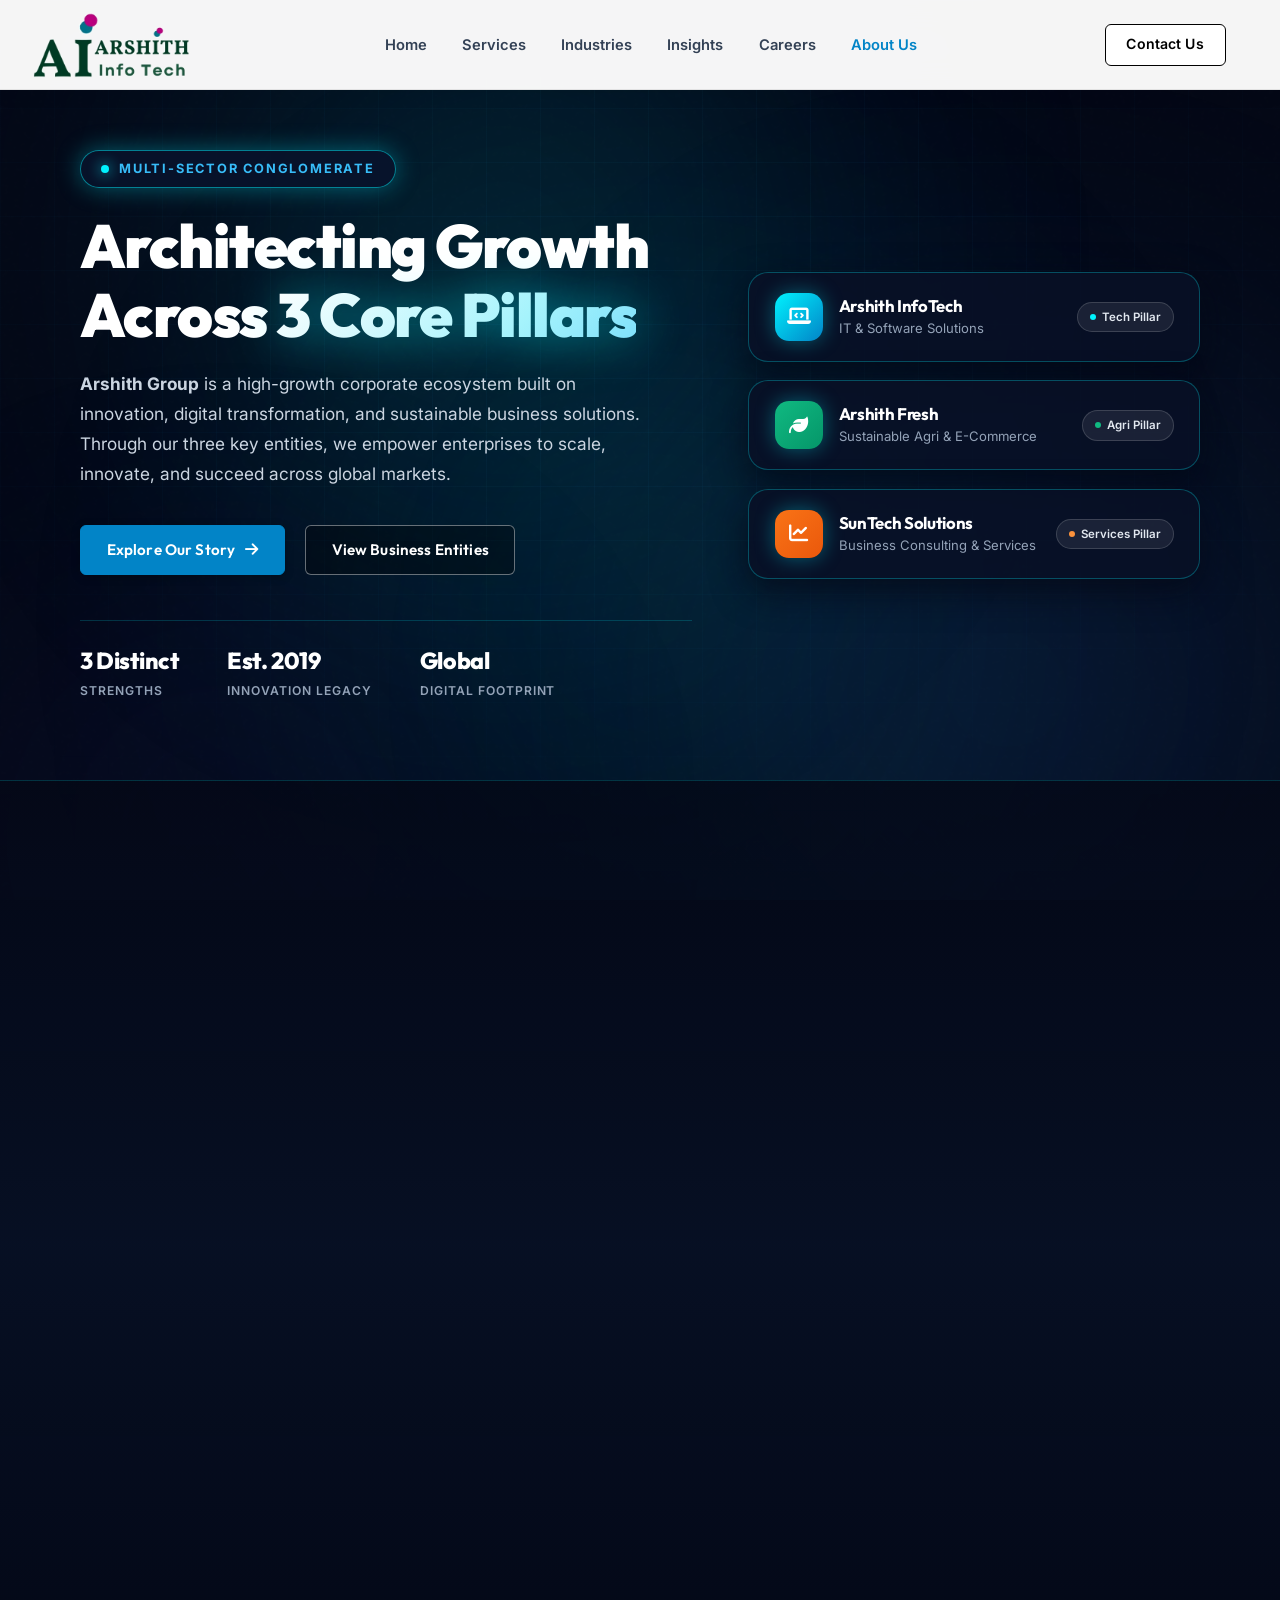
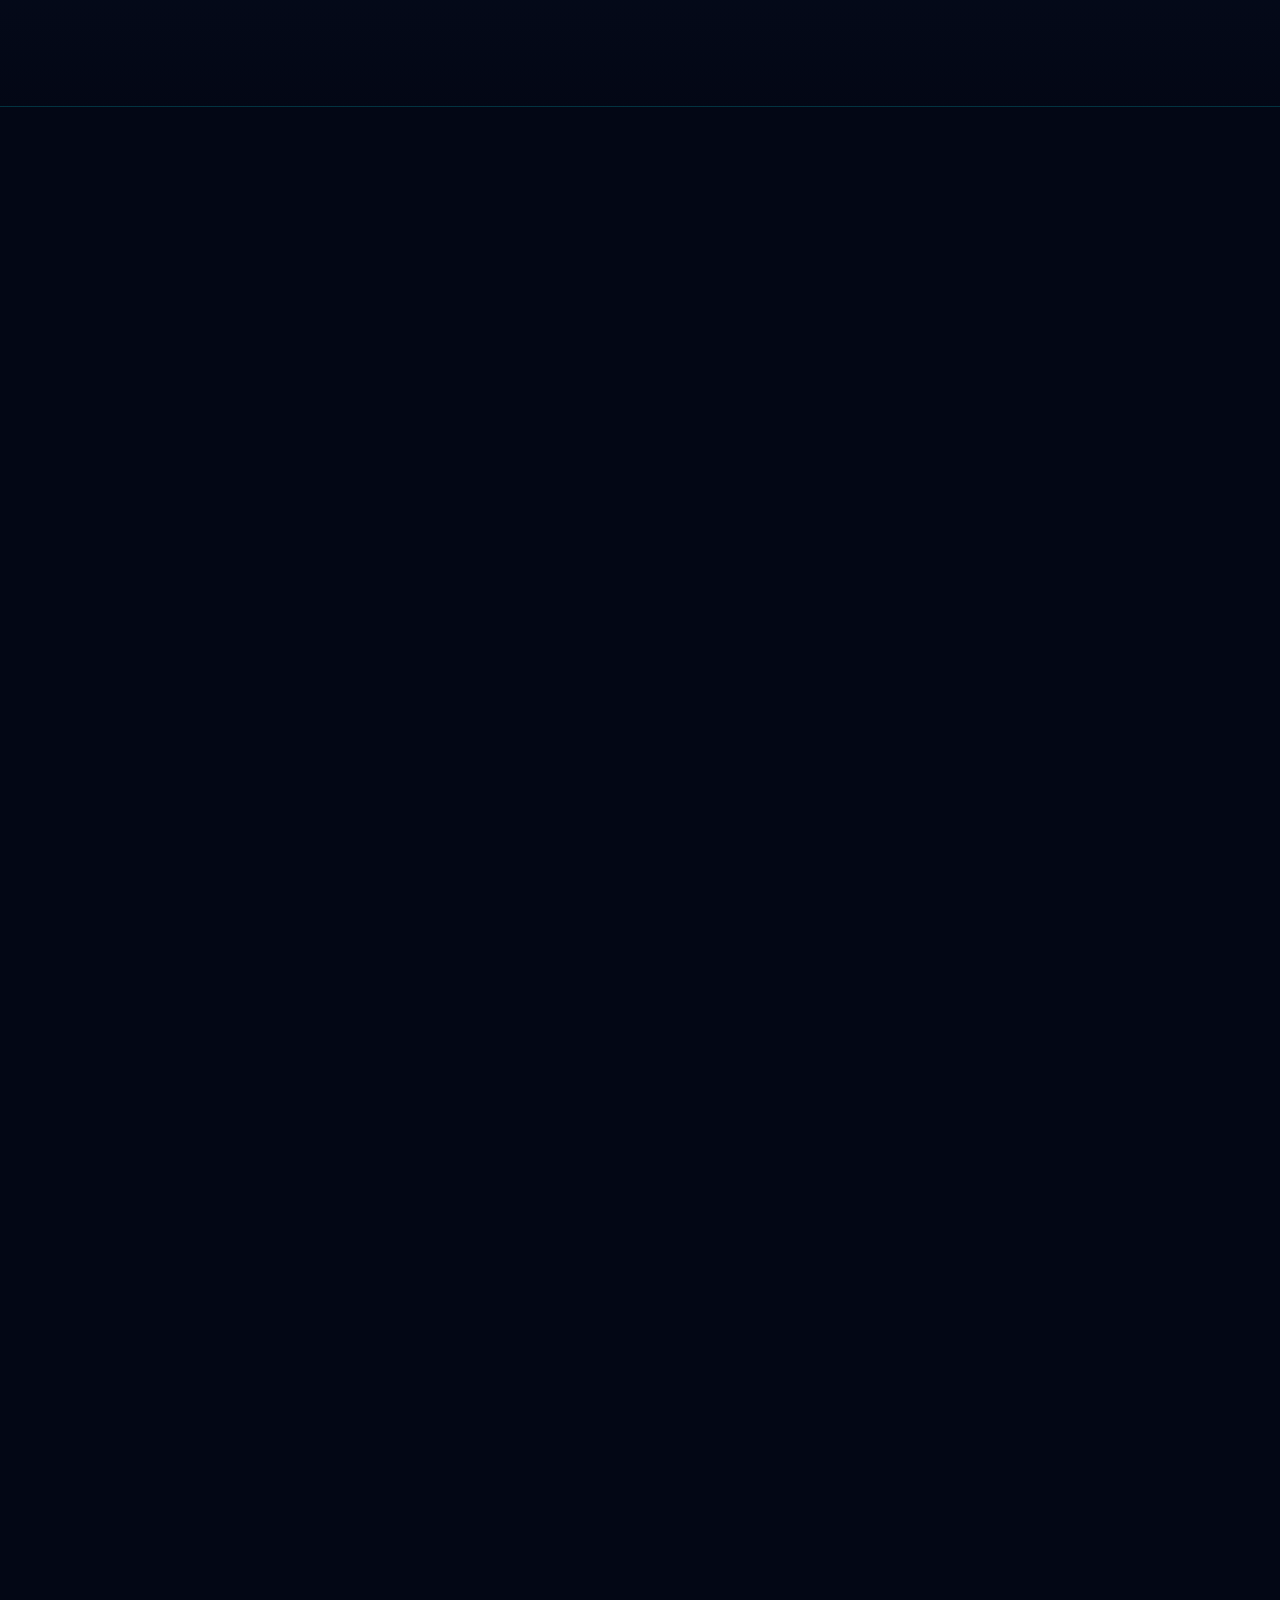
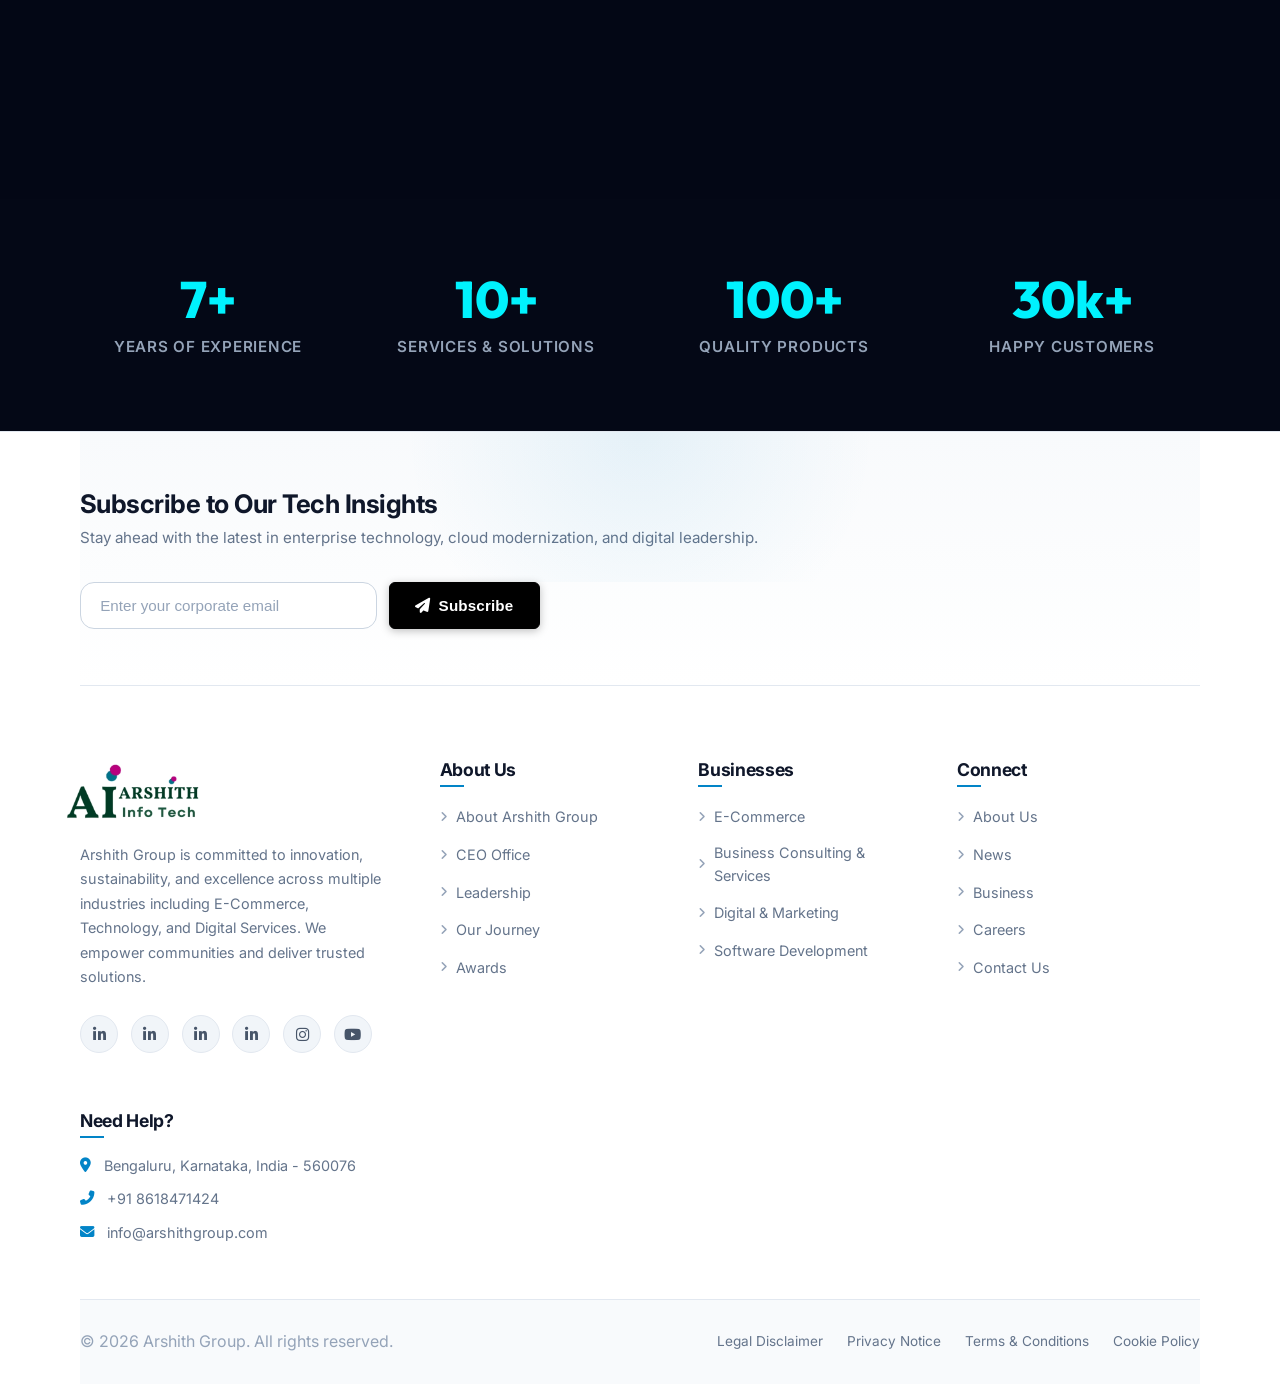
<file: about-infotech.html>
<!DOCTYPE html>
<html lang="en">

<head>
  <meta charset="UTF-8" />
  <meta name="viewport" content="width=device-width, initial-scale=1.0" />
  <title>About Arshith Group | Leadership & Our Story</title>
  <meta name="description"
    content="Meet the executive leaders of Arshith Group. Learn about our story, values, and the team driving innovation across E-Commerce, Technology, and Digital Services." />

  <!-- Google Fonts -->
  <link rel="preconnect" href="https://fonts.googleapis.com" />
  <link rel="preconnect" href="https://fonts.gstatic.com" crossorigin />
  <link
    href="https://fonts.googleapis.com/css2?family=Inter:wght@300;400;500;600;700;800;900&family=Outfit:wght@400;500;600;700;800;900&family=Roboto+Condensed:wght@700&display=swap"
    rel="stylesheet" />

  <!-- Font Awesome -->
  <link rel="stylesheet" href="https://cdnjs.cloudflare.com/ajax/libs/font-awesome/6.4.0/css/all.min.css" />

  <!-- Stylesheets -->
  <link rel="stylesheet" href="css/style.css" />
  <link rel="stylesheet" href="footer-premium.css" />

  <style>
    /* ═══════════════════════════════════════════════════
       CYBER BLUE PROFESSIONAL ABOUT US & LEADERSHIP
       ═══════════════════════════════════════════════════ */
    :root {
      --font-brand: 'Outfit', 'Inter', -apple-system, sans-serif;
      --font-body: 'Inter', -apple-system, sans-serif;
      --primary-cyan: #00f2fe;
      --primary-blue: #0284c7;
      --cyber-border: rgba(0, 242, 254, 0.28);
      --cyber-glow: rgba(0, 242, 254, 0.5);
    }

    body.page-about-cyber {
      background-color: #040816;
      color: #ffffff;
      font-family: var(--font-body);
      overflow-x: hidden;
      position: relative;
    }

    /* ── 1. UNIFIED WHITE TOP NAVBAR ── */
    .navbar {
      background: rgba(255, 255, 255, 0.96) !important;
      backdrop-filter: blur(16px);
      -webkit-backdrop-filter: blur(16px);
      border-bottom: 1px solid rgba(0, 0, 0, 0.08) !important;
      box-shadow: 0 4px 20px rgba(0, 0, 0, 0.05);
      padding: 0.35rem 0;
      position: fixed;
      top: 0;
      left: 0;
      width: 100%;
      z-index: 1000;
      transition: var(--transition);
    }

    .nav-links a {
      color: #334155;
      font-weight: 600;
      font-size: 0.92rem;
      transition: color 0.2s ease;
    }

    .nav-links a:hover,
    .nav-links a.active {
      color: #0284c7;
    }

    .menu-toggle {
      color: #0284c7;
    }

    /* ── 2. GLOBAL AURORA ORBS & CANVAS (MATCHING HOME PAGE) ── */
    /* Inherited from global css/style.css */

    /* ── 3. HERO SECTION (Screenshot 1) ── */
    .hero-conglomerate {
      position: relative;
      z-index: 1;
      padding: 150px 0 80px;
    }

    .hero-conglomerate-grid {
      display: grid;
      grid-template-columns: 1.15fr 0.85fr;
      gap: 3.5rem;
      align-items: center;
    }

    .hero-pill-badge {
      display: inline-flex;
      align-items: center;
      gap: 10px;
      padding: 8px 20px;
      background: rgba(8, 19, 44, 0.9);
      border: 1px solid rgba(0, 242, 254, 0.5);
      border-radius: 50px;
      font-size: 0.8rem;
      font-weight: 700;
      color: #38bdf8;
      text-transform: uppercase;
      letter-spacing: 0.14em;
      box-shadow: 0 0 25px rgba(0, 242, 254, 0.35);
      margin-bottom: 1.5rem;
    }

    .pulse-dot-cyan {
      width: 8px;
      height: 8px;
      background: #00f2fe;
      border-radius: 50%;
      box-shadow: 0 0 14px #00f2fe;
      animation: pulseDot 2s infinite;
    }

    .hero-main-title {
      font-family: var(--font-brand);
      font-size: clamp(2.5rem, 4.8vw, 3.8rem);
      font-weight: 900;
      color: #ffffff !important;
      line-height: 1.12;
      margin-bottom: 1.25rem;
      letter-spacing: -0.025em;
    }

    .pillars-accent {
      background: linear-gradient(135deg, #ffffff 0%, #a5f3fc 30%, #38bdf8 70%, #00f2fe 100%);
      background-size: 250% auto;
      -webkit-background-clip: text;
      -webkit-text-fill-color: transparent;
      filter: drop-shadow(0 0 24px rgba(0, 242, 254, 0.55));
    }

    .hero-main-desc {
      font-size: 1.08rem;
      line-height: 1.75;
      color: #cbd5e1;
      margin-bottom: 2.2rem;
      max-width: 580px;
    }

    .hero-actions-row {
      display: flex;
      align-items: center;
      gap: 1.25rem;
      margin-bottom: 2.8rem;
      flex-wrap: wrap;
    }

    .btn-hero-glow {
      display: inline-flex;
      align-items: center;
      gap: 10px;
      padding: 12px 28px;
      background: #0284c7 !important;
      border: 1px solid #0284c7 !important;
      color: #ffffff !important;
      font-family: var(--font-brand);
      font-size: 0.95rem;
      font-weight: 600;
      border-radius: 6px;
      text-decoration: none;
      box-shadow: 0 2px 6px rgba(2, 132, 199, 0.2);
      transition: all 0.2s ease;
    }

    .btn-hero-glow:hover {
      background: #0369a1 !important;
      border-color: #0369a1 !important;
      transform: translateY(-1px);
      box-shadow: 0 4px 12px rgba(2, 132, 199, 0.3);
    }

    .btn-hero-glass {
      display: inline-flex;
      align-items: center;
      gap: 10px;
      padding: 12px 28px;
      background: rgba(255, 255, 255, 0.06);
      border: 1.5px solid rgba(255, 255, 255, 0.35);
      backdrop-filter: blur(10px);
      color: #ffffff !important;
      font-family: var(--font-brand);
      font-size: 0.95rem;
      font-weight: 600;
      border-radius: 6px;
      text-decoration: none;
      transition: all 0.2s ease;
    }

    .btn-hero-glass:hover {
      background: #ffffff !important;
      color: #0f172a !important;
      border-color: #ffffff !important;
      transform: translateY(-1px);
    }


    .hero-metrics-bar {
      display: flex;
      align-items: center;
      gap: 3rem;
      padding-top: 1.6rem;
      border-top: 1px solid rgba(0, 242, 254, 0.18);
      flex-wrap: wrap;
    }

    .hero-metric-item h4 {
      font-family: var(--font-brand);
      font-size: 1.45rem;
      font-weight: 800;
      color: #ffffff;
      margin: 0 0 2px;
    }

    .hero-metric-item span {
      font-size: 0.76rem;
      color: #94a3b8;
      text-transform: uppercase;
      letter-spacing: 0.08em;
      font-weight: 600;
    }

    /* Right Stack of 3 Floating Pillar Cards */
    .hero-pillars-stack {
      display: flex;
      flex-direction: column;
      gap: 1.15rem;
    }

    .pillar-card {
      display: flex;
      align-items: center;
      justify-content: space-between;
      padding: 1.25rem 1.6rem;
      background: rgba(8, 17, 38, 0.88);
      border: 1px solid rgba(0, 242, 254, 0.28);
      backdrop-filter: blur(18px);
      -webkit-backdrop-filter: blur(18px);
      border-radius: 20px;
      box-shadow: 0 12px 35px rgba(4, 8, 22, 0.75);
      transition: all 0.35s cubic-bezier(0.16, 1, 0.3, 1);
      text-decoration: none;
      position: relative;
      overflow: hidden;
    }

    .pillar-card::before {
      content: '';
      position: absolute;
      top: 0;
      left: 0;
      right: 0;
      height: 2px;
      background: linear-gradient(90deg, #00f2fe, #38bdf8, #2563eb);
      opacity: 0;
      transition: opacity 0.3s ease;
    }

    .pillar-card:hover {
      transform: translateX(8px) scale(1.02);
      border-color: rgba(0, 242, 254, 0.8) !important;
      box-shadow: 0 0 45px rgba(0, 242, 254, 0.45) !important;
    }

    .pillar-card:hover::before {
      opacity: 1;
    }

    .pillar-card-left {
      display: flex;
      align-items: center;
      gap: 16px;
    }

    .pillar-icon-box {
      width: 48px;
      height: 48px;
      border-radius: 14px;
      display: flex;
      align-items: center;
      justify-content: center;
      font-size: 1.2rem;
      color: #ffffff;
      flex-shrink: 0;
      box-shadow: 0 0 20px rgba(0, 242, 254, 0.35);
    }

    .icon-tech-blue {
      background: linear-gradient(135deg, #00f2fe 0%, #0284c7 100%);
    }

    .icon-agri-green {
      background: linear-gradient(135deg, #10b981 0%, #059669 100%);
    }

    .icon-services-orange {
      background: linear-gradient(135deg, #f97316 0%, #ea580c 100%);
    }

    .pillar-text h3 {
      font-family: var(--font-brand);
      font-size: 1.05rem;
      font-weight: 700;
      color: #ffffff;
      margin: 0 0 2px;
    }

    .pillar-text p {
      font-size: 0.82rem;
      color: #94a3b8;
      margin: 0;
    }

    .pillar-tag {
      display: inline-flex;
      align-items: center;
      gap: 6px;
      padding: 5px 12px;
      border-radius: 30px;
      font-size: 0.72rem;
      font-weight: 600;
      background: rgba(255, 255, 255, 0.08);
      border: 1px solid rgba(255, 255, 255, 0.15);
      color: #e2e8f0;
      white-space: nowrap;
    }

    .tag-dot-blue {
      width: 6px;
      height: 6px;
      border-radius: 50%;
      background: #00f2fe;
    }

    .tag-dot-green {
      width: 6px;
      height: 6px;
      border-radius: 50%;
      background: #10b981;
    }

    .tag-dot-orange {
      width: 6px;
      height: 6px;
      border-radius: 50%;
      background: #fb923c;
    }

    /* ── 4. OUR JOURNEY / THE ARSHITH STORY (Screenshot 2) ── */
    .story-cyber-section {
      position: relative;
      z-index: 1;
      padding: 95px 0;
      background: linear-gradient(180deg, rgba(4, 8, 22, 0.78) 0%, rgba(8, 17, 38, 0.85) 50%, rgba(4, 8, 22, 0.78) 100%);
      border-top: 1px solid rgba(0, 242, 254, 0.18);
      border-bottom: 1px solid rgba(0, 242, 254, 0.18);
    }

    .story-grid {
      display: grid;
      grid-template-columns: 1fr 1fr;
      gap: 60px;
      align-items: center;
    }

    .section-eyebrow {
      display: block;
      font-size: 0.84rem;
      font-weight: 800;
      text-transform: uppercase;
      letter-spacing: 2px;
      color: #38bdf8;
      margin-bottom: 8px;
    }

    .story-title {
      font-family: 'Roboto Condensed', var(--font-brand);
      font-size: 2.4rem;
      font-weight: 800;
      color: #ffffff;
      text-transform: uppercase;
      letter-spacing: 0.5px;
      margin-bottom: 24px;
    }

    .story-text p {
      font-size: 1rem;
      line-height: 1.82;
      color: #cbd5e1;
      margin-bottom: 20px;
      text-align: justify;
    }

    .story-text strong {
      color: #38bdf8;
      font-weight: 700;
      background: rgba(2, 132, 199, 0.18);
      border: 1px solid rgba(56, 189, 248, 0.35);
      padding: 1px 8px;
      border-radius: 6px;
      box-shadow: 0 0 14px rgba(0, 242, 254, 0.22);
      display: inline-block;
      line-height: 1.4;
      margin: 1px 2px;
      text-shadow: 0 0 10px rgba(56, 189, 248, 0.5);
    }

    .story-img-wrap {
      position: relative;
      display: flex;
      align-items: center;
      justify-content: center;
    }

    .story-img-wrap img {
      width: 100%;
      height: 100%;
      max-height: 490px;
      object-fit: cover;
      border-radius: 22px;
      border: 1px solid rgba(255, 255, 255, 0.16);
      box-shadow: 0 20px 45px rgba(0, 0, 0, 0.45);
      display: block;
      transition: transform 0.4s ease, box-shadow 0.4s ease;
    }

    .story-img-wrap:hover img {
      transform: translateY(-4px) scale(1.01);
      box-shadow: 0 28px 55px rgba(0, 0, 0, 0.55);
    }

    /* ── 5. LEADERSHIP SECTION (Screenshot 3 & 4) ── */
    .leadership-cyber-section {
      position: relative;
      z-index: 1;
      padding: 95px 0;
      background: rgba(4, 8, 22, 0.95);
    }

    .leadership-header {
      text-align: center;
      margin-bottom: 65px;
    }

    .leader-block {
      display: grid;
      gap: 64px;
      align-items: center;
      margin-bottom: 90px;
      background: rgba(8, 17, 38, 0.85);
      border: 1px solid rgba(0, 242, 254, 0.25);
      border-radius: 28px;
      padding: 45px;
      box-shadow: 0 16px 40px rgba(0, 0, 0, 0.5);
      transition: all 0.35s ease;
    }

    .leader-block:hover {
      border-color: rgba(0, 242, 254, 0.6);
      box-shadow: 0 0 45px rgba(0, 242, 254, 0.3);
    }

    .leader-block-farook {
      grid-template-columns: 380px 1fr;
    }

    .leader-block-pallavi {
      grid-template-columns: 1fr 380px;
    }

    .leader-photo-card {
      position: relative;
    }

    .leader-photo-card img {
      width: 100%;
      height: 460px;
      object-fit: cover;
      object-position: center top;
      border-radius: 20px;
      border: 1.5px solid rgba(0, 242, 254, 0.3);
      box-shadow: 0 16px 36px rgba(0, 0, 0, 0.6);
      display: block;
      transition: transform 0.3s ease;
    }

    .leader-photo-card:hover img {
      transform: scale(1.015);
      border-color: #00f2fe;
    }

    .leader-credential-badge {
      position: absolute;
      bottom: 16px;
      left: 16px;
      font-size: 11px;
      font-weight: 800;
      text-transform: uppercase;
      letter-spacing: 1px;
      background: rgba(15, 23, 42, 0.92);
      backdrop-filter: blur(10px);
      color: #38bdf8;
      border: 1px solid rgba(0, 242, 254, 0.4);
      padding: 8px 16px;
      border-radius: 8px;
      box-shadow: 0 4px 16px rgba(0, 0, 0, 0.4);
      display: inline-flex;
      align-items: center;
      gap: 8px;
    }

    .leader-credential-badge i {
      color: #00f2fe;
    }

    .leader-info h3 {
      font-family: var(--font-brand);
      font-size: 2.5rem;
      font-weight: 800;
      color: #ffffff;
      margin-bottom: 4px;
      letter-spacing: -0.02em;
    }

    .leader-role {
      font-family: var(--font-brand);
      font-size: 1.15rem;
      color: #38bdf8;
      font-weight: 600;
      margin-bottom: 24px;
    }

    .leader-info p {
      font-size: 1.02rem;
      line-height: 1.85;
      color: #cbd5e1;
      margin-bottom: 18px;
      text-align: justify;
    }

    /* ── 6. RESPONSIVE BREAKPOINTS (MOBILE & TABLET) ── */
    @media (max-width: 1024px) {
      .hero-conglomerate {
        padding: 7rem 0 3.5rem 0;
        display: flex;
        align-items: center;
        justify-content: center;
      }
      .hero-conglomerate .container {
        display: flex;
        flex-direction: column;
        align-items: center;
        justify-content: center;
      }
      .hero-conglomerate-grid {
        grid-template-columns: 1fr;
        gap: 3rem;
        width: 100%;
        display: flex;
        flex-direction: column;
        align-items: center;
        justify-content: center;
      }
      .hero-left-content {
        display: flex;
        flex-direction: column;
        align-items: center;
        text-align: center;
        margin: 0 auto;
        width: 100%;
        max-width: 700px;
      }
      .hero-pill-badge {
        margin: 0 auto 1.2rem auto;
      }
      .hero-main-title {
        text-align: center;
        width: 100%;
      }
      .hero-main-desc {
        text-align: center;
        margin: 0 auto 1.8rem auto;
      }
      .hero-actions-row {
        justify-content: center;
        margin: 0 auto 2rem auto;
      }
      .hero-metrics-bar {
        justify-content: center;
        margin: 1.5rem auto 0 auto;
        width: 100%;
      }
      .hero-pillars-stack {
        width: 100%;
        max-width: 520px;
        margin: 1.5rem auto 0 auto;
      }
      .story-grid {
        grid-template-columns: 1fr;
        gap: 40px;
      }
      .leader-block-farook,
      .leader-block-pallavi {
        grid-template-columns: 1fr;
        gap: 36px;
        padding: 32px;
      }
      .leader-block-pallavi .leader-photo-card {
        order: -1;
      }
      .leader-photo-card img {
        height: 420px;
      }
    }

    @media (max-width: 768px) {
      .hero-conglomerate {
        padding: 5.5rem 0 2.5rem 0;
      }
      .hero-main-title {
        font-size: clamp(2rem, 7vw, 2.7rem);
        text-align: center;
      }
      .hero-main-desc {
        font-size: 0.98rem;
        line-height: 1.7;
        text-align: center;
        padding: 0 0.5rem;
      }
      .hero-actions-row {
        flex-direction: column;
        width: 100%;
        gap: 0.85rem;
      }
      .hero-actions-row .btn-hero-glow,
      .hero-actions-row .btn-hero-glass {
        width: 100%;
        justify-content: center;
        text-align: center;
      }
      .hero-metrics-bar {
        display: grid;
        grid-template-columns: repeat(3, 1fr);
        gap: 1rem;
        padding: 1.25rem 0.5rem 0 0.5rem;
      }
      .hero-metric-item h4 {
        font-size: 1.25rem;
      }
      .hero-metric-item span {
        font-size: 0.72rem;
      }
      .pillar-card {
        padding: 14px 16px;
      }
      .pillar-icon-box {
        width: 44px;
        height: 44px;
        font-size: 1.2rem;
      }
      .pillar-text h3 {
        font-size: 1.15rem;
      }
      .story-cyber-section,
      .leadership-cyber-section {
        padding: 4.5rem 0;
      }
      .story-title {
        font-size: clamp(1.85rem, 6.5vw, 2.4rem);
      }
      .story-text p {
        font-size: 0.95rem;
        line-height: 1.75;
      }
      .leader-block {
        padding: 24px 18px;
        border-radius: 20px;
        margin-bottom: 50px;
        gap: 24px;
      }
      .leader-photo-card img {
        height: 360px;
      }
      .leader-info h3 {
        font-size: 2rem;
      }
      .leader-role {
        font-size: 1rem;
        margin-bottom: 16px;
      }
      .leader-info p {
        font-size: 0.94rem;
        line-height: 1.75;
        text-align: left;
      }
      /* Mobile Drawer Nav Link Colors */
      .nav-links a {
        color: #1e293b !important;
      }
      .nav-links a:hover,
      .nav-links a.active {
        color: #0284c7 !important;
      }
      #menuOverlay {
        z-index: 990 !important;
      }
    }

    @media (max-width: 480px) {
      .hero-metrics-bar {
        grid-template-columns: repeat(3, 1fr);
        gap: 0.5rem;
        text-align: center;
      }
      .hero-metric-item {
        border-bottom: none;
        padding-bottom: 0;
      }
      .leader-photo-card img {
        height: 300px;
      }
      .leader-credential-badge {
        font-size: 9.5px;
        padding: 6px 12px;
        bottom: 10px;
        left: 10px;
      }
    }
  </style>
</head>

<body class="page-about-cyber theme-page-cyber-blue">

  <!-- Global Animated Background (Interactive Constellation Canvas + Ambient Aurora Glow) -->
  <div class="global-aurora-bg">
    <div class="aurora-orb aurora-orb-1"></div>
    <div class="aurora-orb aurora-orb-2"></div>
    <div class="aurora-orb aurora-orb-3"></div>
    <div class="aurora-orb aurora-orb-4"></div>
  </div>
  <canvas id="globalParticlesCanvas"></canvas>

  <!-- ══════════ NAVBAR ══════════ -->
  <nav class="navbar">
    <div class="container">
      <a href="index.html" class="logo">
        <img src="assets/images/logo-official.png" alt="Arshith Info-Tech" class="logo-img">
      </a>
      <ul class="nav-links">
        <div class="drawer-brand">
          <img src="assets/images/logo-official.png" alt="Arshith Info-Tech" class="logo-img">
        </div>
        <button class="drawer-close" aria-label="Close menu"><i class="fas fa-times"></i></button>
        <li><a href="index.html"><i class="fas fa-house"></i> Home</a></li>
        <li><a href="services.html"><i class="fas fa-laptop-code"></i> Services</a></li>
        <li><a href="industries.html"><i class="fas fa-layer-group"></i> Industries</a></li>
        <li><a href="insights.html"><i class="fas fa-newspaper"></i> Insights</a></li>
        <li><a href="careers.html"><i class="fas fa-briefcase"></i> Careers</a></li>
        <li><a href="about-infotech.html" class="active"><i class="fas fa-building"></i> About Us</a></li>
        <li class="drawer-cta-item"><a href="javascript:void(0)" class="btn btn-primary drawer-cta-btn" aria-haspopup="dialog"><i class="fas fa-paper-plane"></i> Contact Us</a></li>
      </ul>
      <a href="javascript:void(0)" class="btn btn-primary nav-cta" aria-haspopup="dialog">Contact Us</a>
      <div class="menu-toggle" aria-label="Open Navigation Menu">
        <i class="fas fa-bars"></i>
      </div>
    </div>
  </nav>

  <!-- Mobile Menu Overlay -->
  <div id="menuOverlay"></div>

  <main>
    <!-- ══════════ 1. HERO SECTION (Screenshot 1) ══════════ -->
    <section class="hero-conglomerate">
      <div class="container">
        <div class="hero-conglomerate-grid">
          <!-- Left Column -->
          <div class="hero-left-content reveal-left">
            <div class="hero-pill-badge">
              <span class="pulse-dot-cyan"></span> Multi-Sector Conglomerate
            </div>
            
            <h1 class="hero-main-title">
              Architecting Growth<br>
              Across <span class="pillars-accent">3 Core Pillars</span>
            </h1>

            <p class="hero-main-desc">
              <strong>Arshith Group</strong> is a high-growth corporate ecosystem built on innovation, digital transformation, and sustainable business solutions. Through our three key entities, we empower enterprises to scale, innovate, and succeed across global markets.
            </p>

            <div class="hero-actions-row">
              <a href="#story" class="btn-hero-glow">
                Explore Our Story <i class="fas fa-arrow-right"></i>
              </a>
              <a href="#entities" class="btn-hero-glass">
                View Business Entities
              </a>
            </div>

            <div class="hero-metrics-bar">
              <div class="hero-metric-item">
                <h4>3 Distinct</h4>
                <span>Strengths</span>
              </div>
              <div class="hero-metric-item">
                <h4>Est. 2019</h4>
                <span>Innovation Legacy</span>
              </div>
              <div class="hero-metric-item">
                <h4>Global</h4>
                <span>Digital Footprint</span>
              </div>
            </div>
          </div>

          <!-- Right Column: 3 Floating Glass Pillar Cards -->
          <div class="hero-pillars-stack reveal-right" id="entities">
            <!-- Pillar 1: Arshith InfoTech -->
            <a href="infotech.html" class="pillar-card">
              <div class="pillar-card-left">
                <div class="pillar-icon-box icon-tech-blue">
                  <i class="fas fa-laptop-code"></i>
                </div>
                <div class="pillar-text">
                  <h3>Arshith InfoTech</h3>
                  <p>IT &amp; Software Solutions</p>
                </div>
              </div>
              <span class="pillar-tag">
                <span class="tag-dot-blue"></span> Tech Pillar
              </span>
            </a>

            <!-- Pillar 2: Arshith Fresh -->
            <a href="https://arshithfresh.com/" target="_blank" class="pillar-card">
              <div class="pillar-card-left">
                <div class="pillar-icon-box icon-agri-green">
                  <i class="fas fa-leaf"></i>
                </div>
                <div class="pillar-text">
                  <h3>Arshith Fresh</h3>
                  <p>Sustainable Agri &amp; E-Commerce</p>
                </div>
              </div>
              <span class="pillar-tag">
                <span class="tag-dot-green"></span> Agri Pillar
              </span>
            </a>

            <!-- Pillar 3: SunTech Solutions -->
            <a href="https://suntechorganization.com/" target="_blank" class="pillar-card">
              <div class="pillar-card-left">
                <div class="pillar-icon-box icon-services-orange">
                  <i class="fas fa-chart-line"></i>
                </div>
                <div class="pillar-text">
                  <h3>SunTech Solutions</h3>
                  <p>Business Consulting &amp; Services</p>
                </div>
              </div>
              <span class="pillar-tag">
                <span class="tag-dot-orange"></span> Services Pillar
              </span>
            </a>
          </div>
        </div>
      </div>
    </section>

    <!-- ══════════ 2. OUR JOURNEY / THE ARSHITH STORY (Screenshot 2) ══════════ -->
    <section class="story-cyber-section" id="story">
      <div class="container">
        <div class="story-grid">
          <!-- Story Content -->
          <div class="story-text reveal-left">
            <span class="section-eyebrow">Our Journey</span>
            <h2 class="story-title">The Arshith Story</h2>

            <p>
              Founded in <strong>2019</strong> with the inception of <strong>SunTech Solutions</strong>, Arshith Group began as an ambitious enterprise dedicated to corporate consulting, operations management, and business scaling. By delivering backend operational support and strategic consulting, SunTech built a strong foundation of trust and client satisfaction.
            </p>

            <p>
              As service operations expanded into digital consulting and technical infrastructure, all business divisions were consolidated under the unified corporate identity of <strong>Arshith Group in 2023</strong>—establishing a multi-sector conglomerate engineered for sustainable innovation.
            </p>

            <p>
              In <strong>2025</strong>, the group incorporated <strong>Arshith Fresh India Pvt Ltd</strong>, pioneering a direct-to-consumer e-commerce platform that connects farmers directly with consumers. By delivering 100% natural, farm-sourced products, Arshith Fresh empowers local agricultural communities while guaranteeing uncompromised purity to households.
            </p>

            <p>
              Today, through <strong>Arshith InfoTech</strong> (scaled globally in <strong>2025</strong>), the organization engineers cutting-edge software solutions, cloud architectures, and digital transformations for enterprises worldwide. By uniting technology, sustainability, and trust, Arshith Group is building a future where innovation benefits everyone.
            </p>
          </div>

          <!-- Story Image -->
          <div class="story-img-wrap reveal-right">
            <img src="assets/images/about-team.jpg" alt="Arshith Group Corporate Team in Glass Atrium" />
          </div>
        </div>
      </div>
    </section>

    <!-- ══════════ 3. LEADERSHIP SECTION (Screenshot 3 & 4) ══════════ -->
    <section class="leadership-cyber-section" id="leadership">
      <div class="container">
        <div class="leadership-header reveal-up">
          <span class="section-eyebrow">Our Team</span>
          <h2 class="story-title" style="margin-bottom: 0;">Leadership</h2>
        </div>

        <!-- 3.1 CEO Section: Farook N (Screenshot 3) -->
        <div class="leader-block leader-block-farook reveal-up">
          <!-- Left: Farook N Photo Card -->
          <div class="leader-photo-card">
            <img src="logos/farook_executive.jpg" alt="Farook N - CEO & Chairman, Arshith Group" />
            <div class="leader-credential-badge">
              <i class="fa-solid fa-star"></i> Est. 10 Yrs Software &amp; Scaling
            </div>
          </div>

          <!-- Right: Farook N Biography -->
          <div class="leader-info">
            <h3>Farook N</h3>
            <div class="leader-role">CEO - Arshith Group</div>

            <p>
              Arshith Group is a growing ecosystem of businesses united by one vision — to build with purpose, innovate with confidence, and create lasting value. Our portfolio spans Technology &amp; Software, E-Commerce, and Business Consulting &amp; Services, bringing together diverse capabilities under one group. Each business operates with its own expertise and identity, while benefiting from the strength of a shared vision. This enables us to combine technology, commerce, strategy, and execution to solve complex challenges and unlock new possibilities.
            </p>

            <p>
              We are driven by an entrepreneurial mindset and a commitment to excellence — constantly evolving with changing markets, emerging technologies, and the needs of the businesses we serve. Our ambition goes beyond growth. It is to build businesses that matter, create value that endures, and leave a meaningful mark on the future.
            </p>
          </div>
        </div>

        <!-- 3.2 MD Section: Pallavi N (Screenshot 4) -->
        <div class="leader-block leader-block-pallavi reveal-up">
          <!-- Left: Pallavi N Biography -->
          <div class="leader-info">
            <h3>Pallavi N</h3>
            <div class="leader-role">Managing Director - Arshith Group</div>

            <p>
              Leadership at Arshith Group is driven by a commitment to innovation, excellence, and sustainable growth. Across Technology &amp; Software, E-Commerce, and Business Consulting &amp; Services, we focus on building businesses that are scalable, resilient, and future-ready.
            </p>

            <p>
              Our leadership philosophy is built on integrity, strategic thinking, continuous innovation, and disciplined execution — empowering people, strengthening businesses, and creating lasting value. We don't just pursue growth. We build the foundation for what comes next.
            </p>
          </div>

          <!-- Right: Pallavi N Photo Card -->
          <div class="leader-photo-card">
            <img src="logos/pallavi_wooden.jpg" alt="Pallavi N - Managing Director, Arshith Group" />
            <div class="leader-credential-badge">
              <i class="fa-solid fa-star"></i> Est. 10 Yrs Operational Systems
            </div>
          </div>
        </div>
      </div>
    </section>
  </main>

  <!-- ══════════ IMPACT STATS (Above Footer) ══════════ -->
  <section class="pre-footer-stats">
    <div class="container">
      <div class="stats-counter-grid">
        <div class="stats-counter-item">
          <div class="stats-counter-number"><span class="counter" data-target="7">7</span>+</div>
          <div class="stats-counter-label">Years of Experience</div>
        </div>
        <div class="stats-counter-item">
          <div class="stats-counter-number"><span class="counter" data-target="10">10</span>+</div>
          <div class="stats-counter-label">Services &amp; Solutions</div>
        </div>
        <div class="stats-counter-item">
          <div class="stats-counter-number"><span class="counter" data-target="100">100</span>+</div>
          <div class="stats-counter-label">Quality Products</div>
        </div>
        <div class="stats-counter-item">
          <div class="stats-counter-number"><span class="counter" data-target="30">30</span>k+</div>
          <div class="stats-counter-label">Happy Customers</div>
        </div>
      </div>
    </div>
  </section>

  <!-- ══════════ 4. PREMIUM FOOTER (Screenshot 5) ══════════ -->
  <footer class="footer">
    <div class="container">
      <div class="footer-newsletter">
        <div class="newsletter-content">
          <div class="newsletter-text">
            <h3>Subscribe to Our Tech Insights</h3>
            <p>Stay ahead with the latest in enterprise technology, cloud modernization, and digital leadership.</p>
          </div>
          <form class="newsletter-form">
            <input type="email" placeholder="Enter your corporate email" required>
            <button type="submit" class="btn btn-primary"><i class="fas fa-paper-plane"></i> Subscribe</button>
          </form>
        </div>
      </div>

      <div class="footer-grid">
        <div class="footer-brand">
          <a href="index.html" class="logo footer-logo">
            <img src="assets/images/logo-official.png" alt="Arshith Group Logo" class="logo-img">
          </a>
          <p class="footer-about">
            Arshith Group is committed to innovation, sustainability, and excellence across multiple industries including E-Commerce, Technology, and Digital Services. We empower communities and deliver trusted solutions.
          </p>
          <div class="social-links">
            <a href="https://www.linkedin.com/in/farook-n-2bb2b5344/" target="_blank" aria-label="LinkedIn" class="social-icon"><i class="fab fa-linkedin-in"></i></a>
            <a href="https://www.linkedin.com/company/arshith-fresh-india-pvt-ltd/posts/?feedView=all" target="_blank" aria-label="LinkedIn" class="social-icon"><i class="fab fa-linkedin-in"></i></a>
            <a href="https://www.linkedin.com/in/pallavi-n-4578033ab/" target="_blank" aria-label="LinkedIn" class="social-icon"><i class="fab fa-linkedin-in"></i></a>
            <a href="https://www.linkedin.com/company/suntech-it-solution/" target="_blank" aria-label="LinkedIn" class="social-icon"><i class="fab fa-linkedin-in"></i></a>
            <a href="https://www.instagram.com/arshithgroup?igsh=MWRnNXN0NDRpeWQ1bg==" target="_blank" aria-label="Instagram" class="social-icon"><i class="fab fa-instagram"></i></a>
            <a href="https://youtube.com/@arshithfresh?si=ZjvzneHlriAxv322" target="_blank" aria-label="YouTube" class="social-icon"><i class="fab fa-youtube"></i></a>
          </div>
        </div>

        <div class="footer-links">
          <h4>About Us</h4>
          <ul>
            <li><a href="about-infotech.html"><i class="fas fa-angle-right"></i> About Arshith Group</a></li>
            <li><a href="about-infotech.html#leadership"><i class="fas fa-angle-right"></i> CEO Office</a></li>
            <li><a href="about-infotech.html#leadership"><i class="fas fa-angle-right"></i> Leadership</a></li>
            <li><a href="#story"><i class="fas fa-angle-right"></i> Our Journey</a></li>
            <li><a href="about-infotech.html"><i class="fas fa-angle-right"></i> Awards</a></li>
          </ul>
        </div>

        <div class="footer-links">
          <h4>Businesses</h4>
          <ul>
            <li><a href="https://arshithfresh.com/" target="_blank"><i class="fas fa-angle-right"></i> E-Commerce</a></li>
            <li><a href="https://suntechorganization.com/" target="_blank"><i class="fas fa-angle-right"></i> Business Consulting &amp; Services</a></li>
            <li><a href="https://suntechorganization.com/" target="_blank"><i class="fas fa-angle-right"></i> Digital &amp; Marketing</a></li>
            <li><a href="infotech.html"><i class="fas fa-angle-right"></i> Software Development</a></li>
          </ul>
        </div>

        <div class="footer-links">
          <h4>Connect</h4>
          <ul>
            <li><a href="about-infotech.html"><i class="fas fa-angle-right"></i> About Us</a></li>
            <li><a href="index.html#insights"><i class="fas fa-angle-right"></i> News</a></li>
            <li><a href="index.html#services"><i class="fas fa-angle-right"></i> Business</a></li>
            <li><a href="index.html#careers"><i class="fas fa-angle-right"></i> Careers</a></li>
            <li><a href="index.html#contact"><i class="fas fa-angle-right"></i> Contact Us</a></li>
          </ul>
        </div>

        <div class="footer-links">
          <h4>Need Help?</h4>
          <ul class="footer-contact-minimal">
            <li><i class="fas fa-map-marker-alt"></i> Bengaluru, Karnataka, India - 560076</li>
            <li><i class="fas fa-phone-alt"></i> +91 8618471424</li>
            <li><i class="fas fa-envelope"></i> info@arshithgroup.com</li>
          </ul>
        </div>
      </div>

      <div class="footer-bottom">
        <div class="footer-bottom-flex">
          <p>&copy; 2026 Arshith Group. All rights reserved.</p>
          <div class="legal-links">
            <a href="#">Legal Disclaimer</a>
            <a href="#">Privacy Notice</a>
            <a href="#">Terms &amp; Conditions</a>
            <a href="#">Cookie Policy</a>
          </div>
        </div>
      </div>
    </div>
  </footer>

  <!-- Back to Top Button -->
  <button id="backToTop" aria-label="Back to top"><i class="fas fa-chevron-up"></i></button>

  <script src="js/main.js"></script>
</body>

</html>

<!-- Last Updated: 2026-09-04T07:32:27.501Z -->
</file>
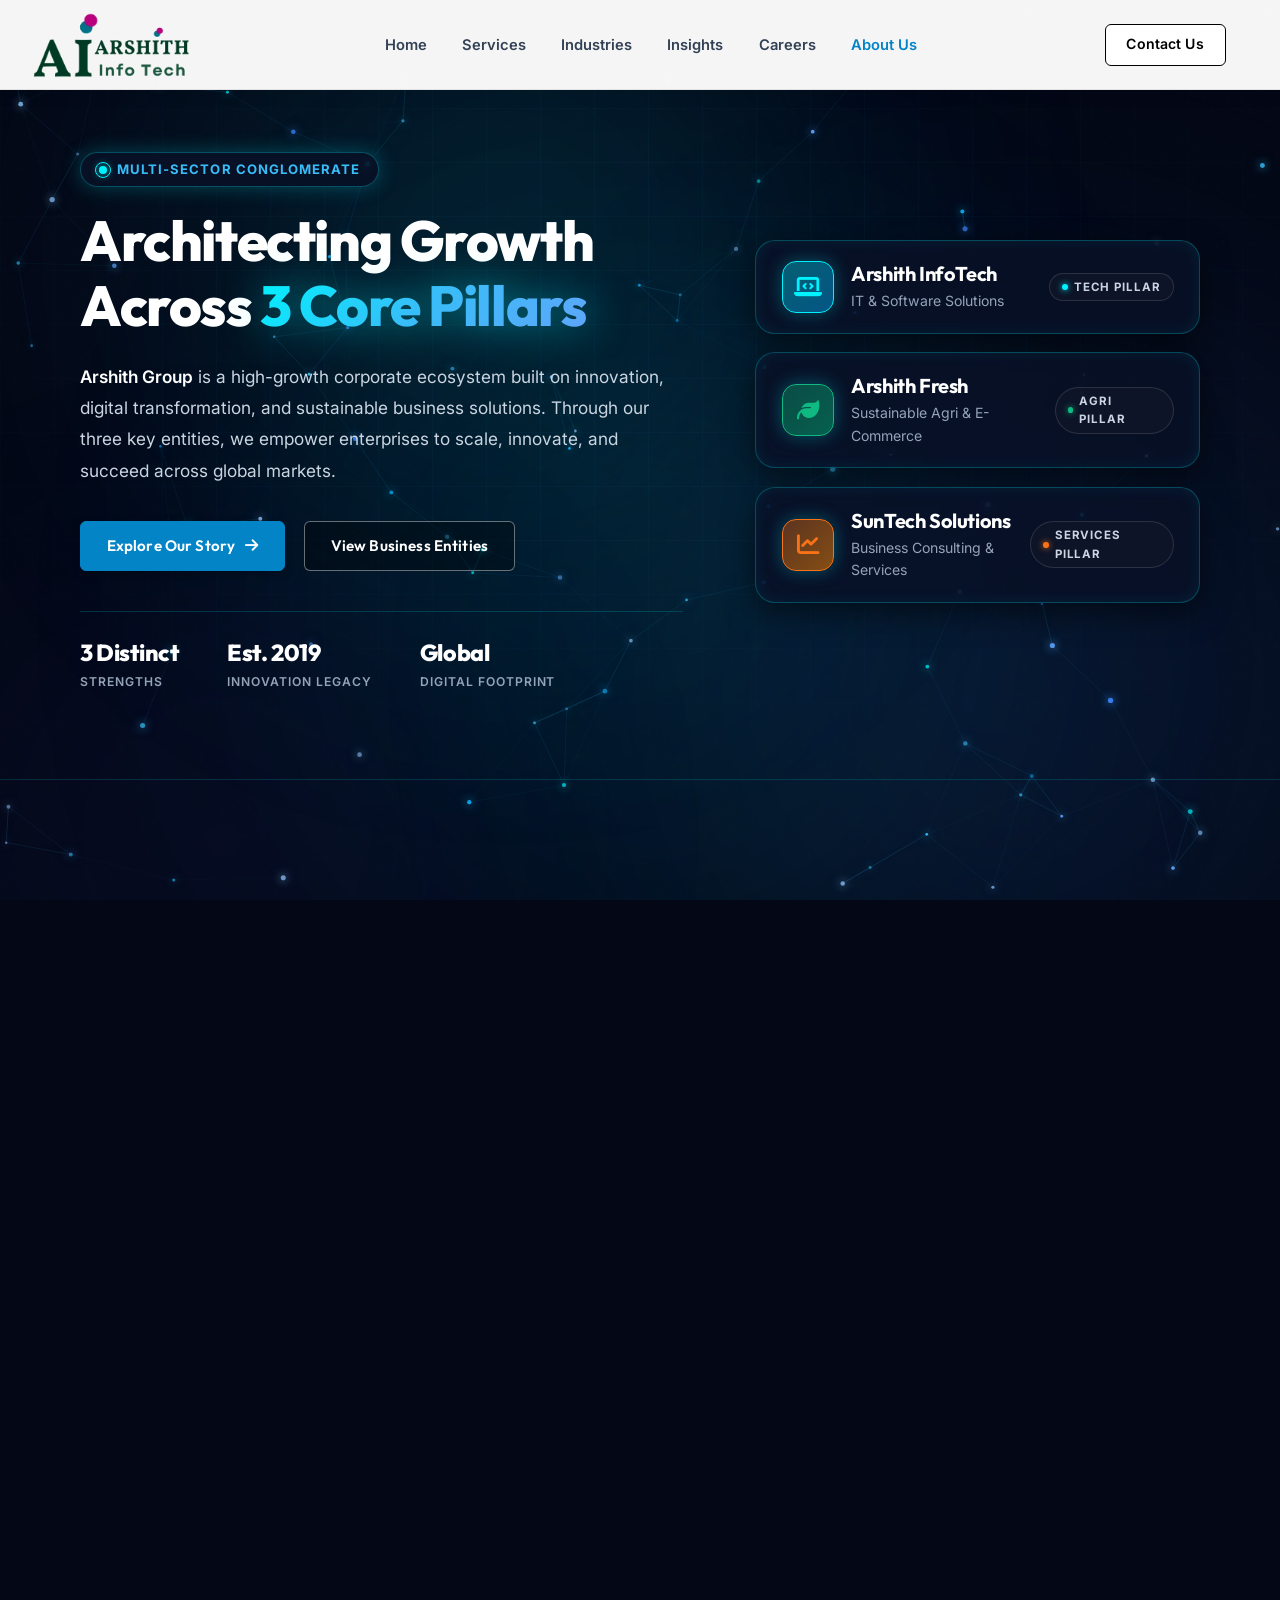
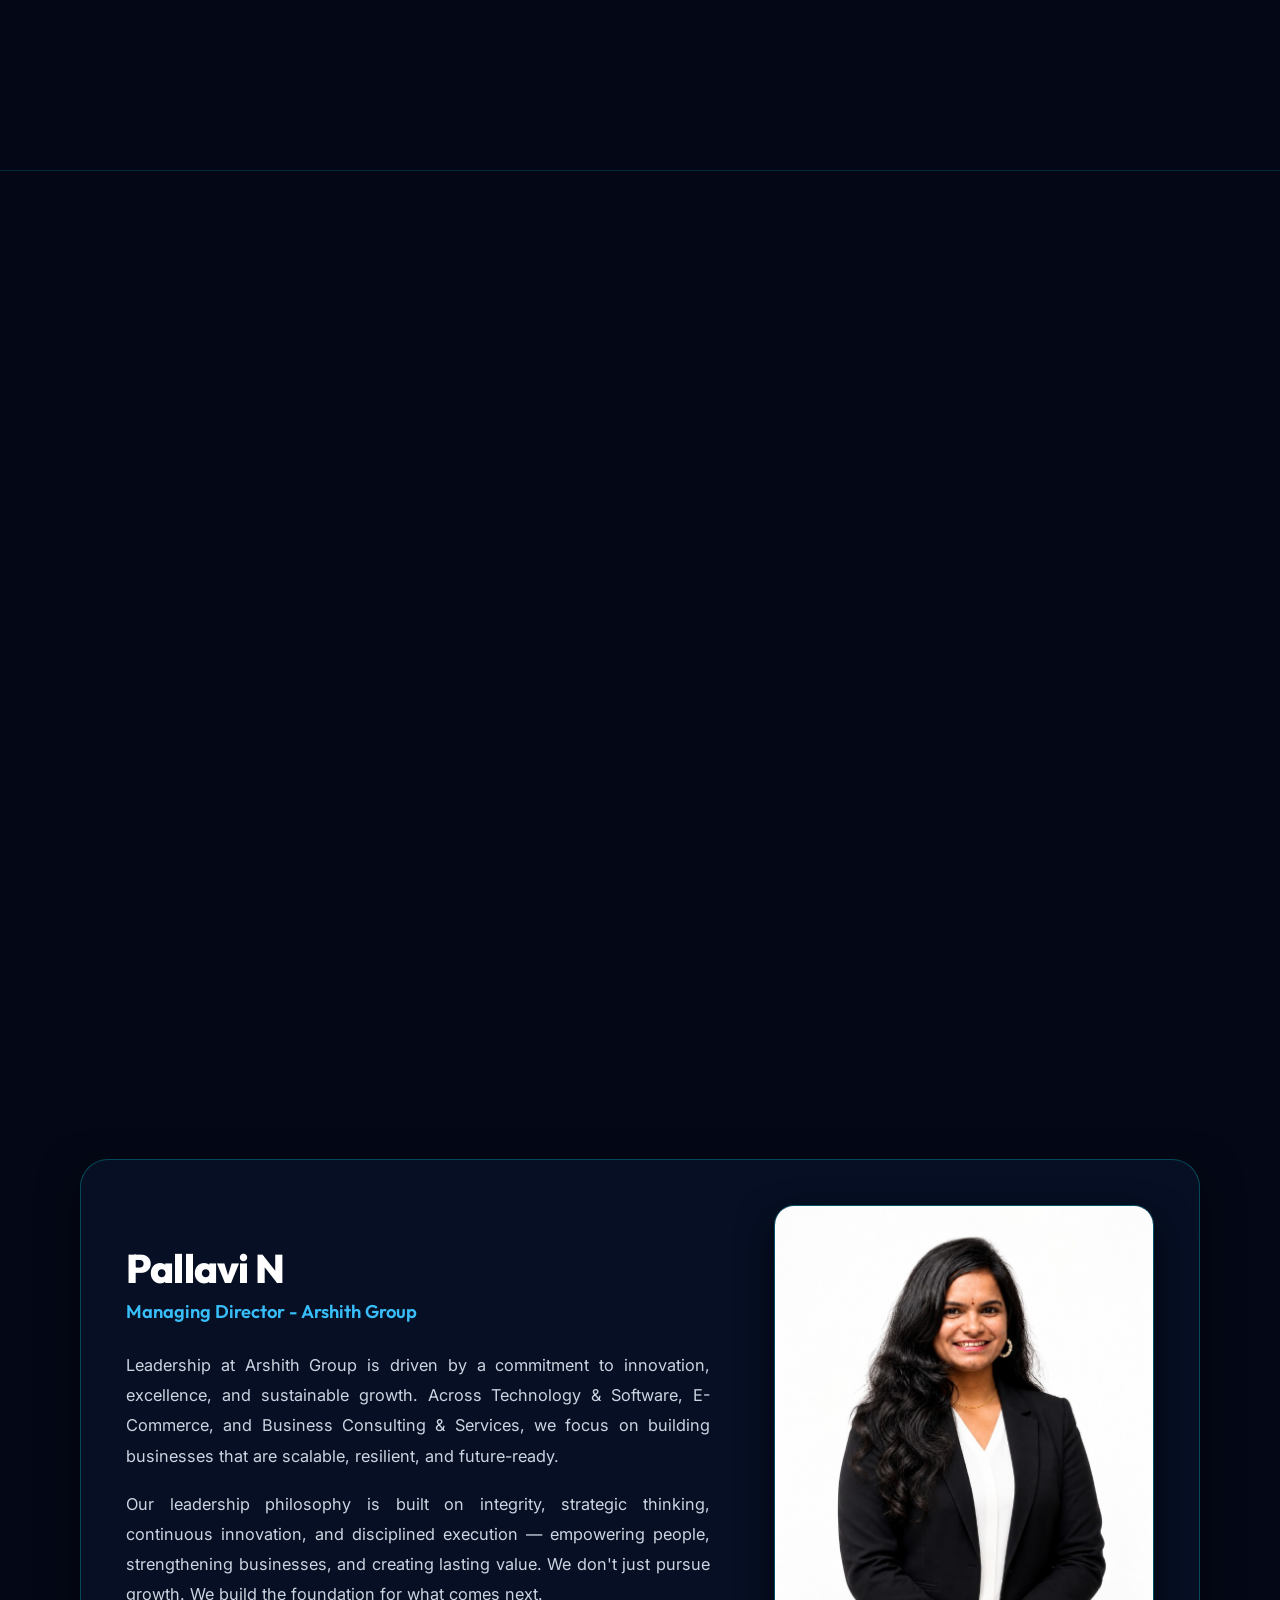
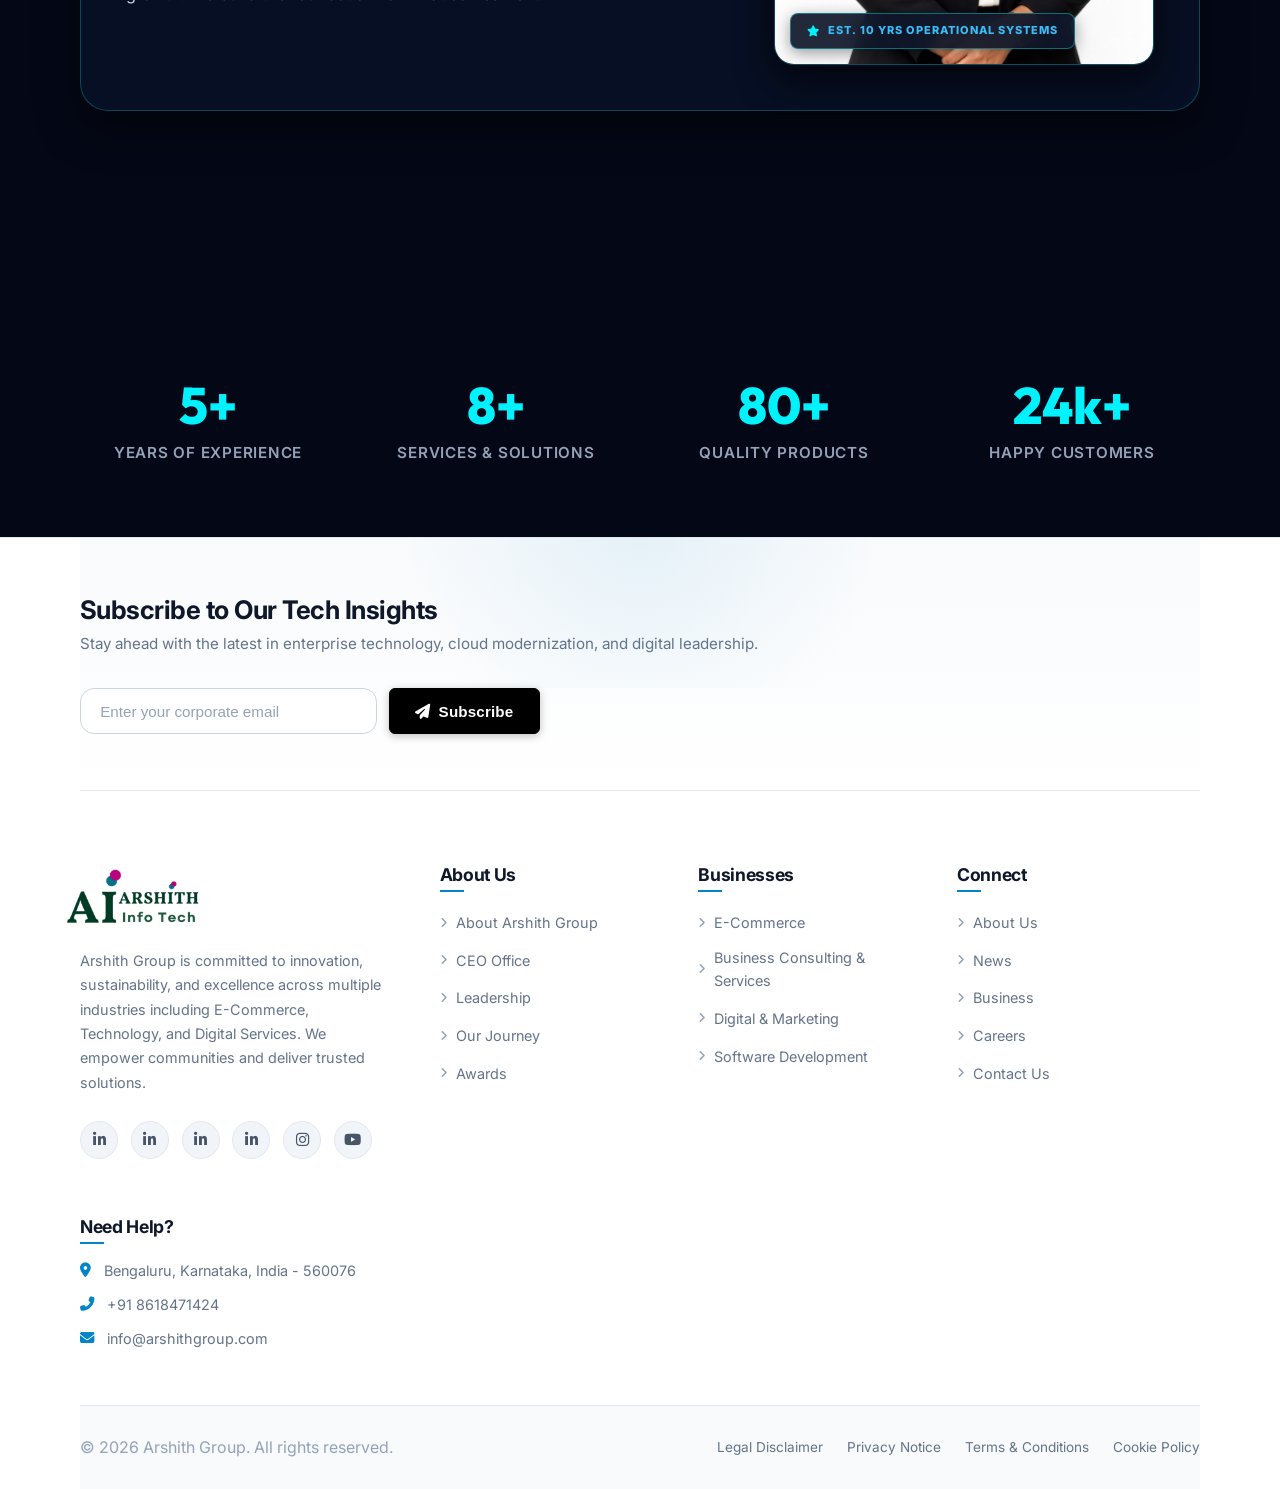
<file: aboutceo.html>
<!DOCTYPE html>
<html lang="en">

<head>
  <meta charset="UTF-8" />
  <meta name="viewport" content="width=device-width, initial-scale=1.0" />
  <title>About Arshith Group | Leadership & Our Story</title>
  <meta name="description"
    content="Meet the executive leaders of Arshith Group. Learn about our story, values, and the team driving innovation across E-Commerce, Technology, and Digital Services." />

  <!-- Google Fonts -->
  <link rel="preconnect" href="https://fonts.googleapis.com" />
  <link rel="preconnect" href="https://fonts.gstatic.com" crossorigin />
  <link
    href="https://fonts.googleapis.com/css2?family=Inter:wght@300;400;500;600;700;800;900&family=Outfit:wght@400;500;600;700;800;900&family=Roboto+Condensed:wght@700&display=swap"
    rel="stylesheet" />

  <!-- Font Awesome -->
  <link rel="stylesheet" href="https://cdnjs.cloudflare.com/ajax/libs/font-awesome/6.4.0/css/all.min.css" />

  <!-- Stylesheets -->
  <link rel="stylesheet" href="css/style.css" />
  <link rel="stylesheet" href="footer-premium.css" />

  <style>
    /* ═══════════════════════════════════════════════════
       CYBER BLUE PROFESSIONAL ABOUT US & LEADERSHIP
       ═══════════════════════════════════════════════════ */
    :root {
      --font-brand: 'Outfit', 'Inter', -apple-system, sans-serif;
      --font-body: 'Inter', -apple-system, sans-serif;
      --primary-cyan: #00f2fe;
      --primary-blue: #0284c7;
      --cyber-border: rgba(0, 242, 254, 0.28);
      --cyber-glow: rgba(0, 242, 254, 0.5);
    }

    body.page-about-cyber {
      background-color: #040816;
      color: #ffffff;
      font-family: var(--font-body);
      overflow-x: hidden;
      position: relative;
    }

    /* ── 1. UNIFIED WHITE TOP NAVBAR ── */
    .navbar {
      background: rgba(255, 255, 255, 0.96) !important;
      backdrop-filter: blur(16px);
      -webkit-backdrop-filter: blur(16px);
      border-bottom: 1px solid rgba(0, 0, 0, 0.08) !important;
      box-shadow: 0 4px 20px rgba(0, 0, 0, 0.05);
      padding: 0.35rem 0;
      position: fixed;
      top: 0;
      left: 0;
      width: 100%;
      z-index: 1000;
      transition: var(--transition);
    }

    .nav-links a {
      color: #334155;
      font-weight: 600;
      font-size: 0.92rem;
      transition: color 0.2s ease;
    }

    .nav-links a:hover,
    .nav-links a.active {
      color: #0284c7;
    }

    .menu-toggle {
      color: #0284c7;
    }

    /* ── 2. GLOBAL AURORA ORBS & CANVAS (MATCHING HOME PAGE) ── */
    /* Inherited from global css/style.css */

    /* ── 3. HERO & CONGLOMERATE PILLARS (3-PILLAR ECOSYSTEM) ── */
    .hero-conglomerate {
      padding: 9.5rem 0 5.5rem 0;
      position: relative;
      overflow: hidden;
    }

    .hero-conglomerate-grid {
      display: grid;
      grid-template-columns: 1.15fr 0.85fr;
      gap: 4.5rem;
      align-items: center;
    }

    .hero-left-content {
      position: relative;
      z-index: 2;
    }

    .hero-pill-badge {
      display: inline-flex;
      align-items: center;
      gap: 10px;
      padding: 6px 18px;
      background: rgba(8, 17, 38, 0.9);
      border: 1px solid var(--cyber-border);
      border-radius: 50px;
      color: #38bdf8;
      font-size: 0.82rem;
      font-weight: 700;
      letter-spacing: 0.08em;
      text-transform: uppercase;
      margin-bottom: 1.4rem;
      box-shadow: 0 0 20px rgba(0, 242, 254, 0.25);
    }

    .pulse-dot-cyan {
      width: 8px;
      height: 8px;
      border-radius: 50%;
      background: #00f2fe;
      box-shadow: 0 0 10px #00f2fe;
      display: inline-block;
      position: relative;
    }

    .pulse-dot-cyan::after {
      content: '';
      position: absolute;
      inset: -4px;
      border-radius: 50%;
      border: 1.5px solid #00f2fe;
      animation: sonarPulse 2s cubic-bezier(0, 0, 0.2, 1) infinite;
    }

    @keyframes sonarPulse {
      0% { transform: scale(0.8); opacity: 1; }
      100% { transform: scale(2.6); opacity: 0; }
    }

    .hero-main-title {
      font-family: var(--font-brand);
      font-size: clamp(2.4rem, 4.4vw, 3.6rem);
      font-weight: 800;
      line-height: 1.15;
      color: #ffffff;
      margin-bottom: 1.4rem;
      letter-spacing: -0.025em;
    }

    .pillars-accent {
      background: linear-gradient(135deg, #00f2fe 0%, #38bdf8 50%, #60a5fa 100%);
      -webkit-background-clip: text;
      -webkit-text-fill-color: transparent;
      filter: drop-shadow(0 0 20px rgba(0, 242, 254, 0.5));
    }

    .hero-main-desc {
      font-size: 1.08rem;
      line-height: 1.8;
      color: #cbd5e1;
      margin-bottom: 2.2rem;
      max-width: 600px;
    }

    .hero-main-desc strong {
      color: #ffffff;
      font-weight: 600;
    }

    .hero-actions-row {
      display: flex;
      align-items: center;
      gap: 1.2rem;
      margin-bottom: 2.5rem;
      flex-wrap: wrap;
    }

    .btn-hero-glow {
      display: inline-flex;
      align-items: center;
      gap: 10px;
      padding: 12px 28px;
      background: #0284c7 !important;
      border: 1px solid #0284c7 !important;
      color: #ffffff !important;
      font-family: var(--font-brand);
      font-size: 0.95rem;
      font-weight: 600;
      border-radius: 6px;
      text-decoration: none;
      box-shadow: 0 2px 6px rgba(2, 132, 199, 0.2);
      transition: all 0.2s ease;
    }

    .btn-hero-glow:hover {
      background: #0369a1 !important;
      border-color: #0369a1 !important;
      transform: translateY(-1px);
      box-shadow: 0 4px 12px rgba(2, 132, 199, 0.3);
      color: #ffffff !important;
    }

    .btn-hero-glass {
      display: inline-flex;
      align-items: center;
      gap: 10px;
      padding: 12px 28px;
      background: rgba(255, 255, 255, 0.06);
      border: 1.5px solid rgba(255, 255, 255, 0.35);
      backdrop-filter: blur(10px);
      color: #ffffff !important;
      font-family: var(--font-brand);
      font-size: 0.95rem;
      font-weight: 600;
      border-radius: 6px;
      text-decoration: none;
      transition: all 0.2s ease;
    }

    .btn-hero-glass:hover {
      background: #ffffff !important;
      color: #0f172a !important;
      border-color: #ffffff !important;
      transform: translateY(-1px);
    }


    .hero-metrics-bar {
      display: flex;
      align-items: center;
      gap: 3rem;
      padding-top: 1.6rem;
      border-top: 1px solid rgba(0, 242, 254, 0.18);
      flex-wrap: wrap;
    }

    .hero-metric-item h4 {
      font-family: var(--font-brand);
      font-size: 1.45rem;
      font-weight: 800;
      color: #ffffff;
      margin: 0 0 2px;
    }

    .hero-metric-item span {
      font-size: 0.76rem;
      color: #94a3b8;
      text-transform: uppercase;
      letter-spacing: 0.08em;
      font-weight: 600;
    }

    /* Right Stack of 3 Floating Pillar Cards */
    .hero-pillars-stack {
      display: flex;
      flex-direction: column;
      gap: 1.15rem;
    }

    .pillar-card {
      display: flex;
      align-items: center;
      justify-content: space-between;
      padding: 1.25rem 1.6rem;
      background: rgba(8, 17, 38, 0.88);
      border: 1.5px solid rgba(0, 242, 254, 0.25);
      border-radius: 20px;
      backdrop-filter: blur(14px);
      text-decoration: none;
      box-shadow: 0 10px 30px rgba(0, 0, 0, 0.5), inset 0 0 15px rgba(0, 242, 254, 0.08);
      transition: all 0.35s cubic-bezier(0.16, 1, 0.3, 1);
    }

    .pillar-card:hover {
      transform: translateX(8px) scale(1.02);
      border-color: #00f2fe;
      box-shadow: 0 15px 40px rgba(0, 0, 0, 0.6), 0 0 30px rgba(0, 242, 254, 0.35);
    }

    .pillar-card-left {
      display: flex;
      align-items: center;
      gap: 1.1rem;
    }

    .pillar-icon-box {
      width: 52px;
      height: 52px;
      border-radius: 14px;
      display: flex;
      align-items: center;
      justify-content: center;
      font-size: 1.4rem;
      flex-shrink: 0;
      box-shadow: 0 0 18px rgba(0, 242, 254, 0.3);
    }

    .icon-tech-blue {
      background: linear-gradient(135deg, rgba(0, 242, 254, 0.35) 0%, rgba(2, 132, 199, 0.6) 100%);
      border: 1.5px solid #00f2fe;
      color: #00f2fe;
    }

    .icon-agri-green {
      background: linear-gradient(135deg, rgba(16, 185, 129, 0.35) 0%, rgba(5, 150, 105, 0.6) 100%);
      border: 1.5px solid #10b981;
      color: #10b981;
    }

    .icon-services-orange {
      background: linear-gradient(135deg, rgba(249, 115, 22, 0.35) 0%, rgba(217, 119, 6, 0.6) 100%);
      border: 1.5px solid #f97316;
      color: #f97316;
    }

    .pillar-text h3 {
      font-family: var(--font-brand);
      font-size: 1.25rem;
      font-weight: 700;
      color: #ffffff;
      margin: 0 0 4px;
    }

    .pillar-text p {
      font-size: 0.88rem;
      color: #94a3b8;
      margin: 0;
    }

    .pillar-tag {
      display: inline-flex;
      align-items: center;
      gap: 6px;
      font-size: 0.72rem;
      font-weight: 700;
      text-transform: uppercase;
      letter-spacing: 0.08em;
      padding: 4px 12px;
      border-radius: 50px;
      background: rgba(15, 23, 42, 0.8);
      border: 1px solid rgba(255, 255, 255, 0.12);
      color: #cbd5e1;
    }

    .tag-dot-blue { width: 6px; height: 6px; border-radius: 50%; background: #00f2fe; box-shadow: 0 0 6px #00f2fe; }
    .tag-dot-green { width: 6px; height: 6px; border-radius: 50%; background: #10b981; box-shadow: 0 0 6px #10b981; }
    .tag-dot-orange { width: 6px; height: 6px; border-radius: 50%; background: #f97316; box-shadow: 0 0 6px #f97316; }

    /* ── 4. THE ARSHITH STORY (ORIGIN & MILESTONES) ── */
    .story-cyber-section {
      padding: 6.5rem 0;
      position: relative;
      border-top: 1px solid rgba(0, 242, 254, 0.15);
      border-bottom: 1px solid rgba(0, 242, 254, 0.15);
    }

    .story-grid {
      display: grid;
      grid-template-columns: 1.15fr 0.85fr;
      gap: 4.5rem;
      align-items: center;
    }

    .section-eyebrow {
      display: inline-block;
      color: #38bdf8;
      font-size: 0.82rem;
      font-weight: 700;
      text-transform: uppercase;
      letter-spacing: 0.12em;
      margin-bottom: 0.6rem;
    }

    .story-title {
      font-family: var(--font-brand);
      font-size: clamp(2.2rem, 3.8vw, 3rem);
      font-weight: 800;
      color: #ffffff;
      margin-bottom: 1.6rem;
      letter-spacing: -0.02em;
    }

    .story-text p {
      font-size: 1.02rem;
      line-height: 1.85;
      color: #cbd5e1;
      margin-bottom: 1.4rem;
    }

    .story-text p strong {
      color: #38bdf8;
      font-weight: 700;
      background: rgba(2, 132, 199, 0.18);
      border: 1px solid rgba(56, 189, 248, 0.35);
      padding: 1px 8px;
      border-radius: 6px;
      box-shadow: 0 0 14px rgba(0, 242, 254, 0.22);
      display: inline-block;
      line-height: 1.4;
      margin: 1px 2px;
      text-shadow: 0 0 10px rgba(56, 189, 248, 0.5);
    }

    .story-img-wrap {
      position: relative;
      border-radius: 24px;
      overflow: hidden;
      border: 1.5px solid rgba(0, 242, 254, 0.35);
      box-shadow: 0 20px 45px rgba(0, 0, 0, 0.7), 0 0 35px rgba(0, 242, 254, 0.2);
    }

    .story-img-wrap img {
      width: 100%;
      height: 100%;
      object-fit: cover;
      display: block;
      transition: transform 0.6s ease;
    }

    .story-img-wrap:hover img {
      transform: scale(1.03);
    }

    /* ── 5. EXECUTIVE LEADERSHIP PROFILES ── */
    .leadership-cyber-section {
      padding: 6.5rem 0;
      position: relative;
    }

    .leadership-header {
      text-align: center;
      margin-bottom: 4.5rem;
    }

    .leader-block {
      display: grid;
      gap: 64px;
      align-items: center;
      margin-bottom: 90px;
      background: rgba(8, 17, 38, 0.85);
      border: 1px solid rgba(0, 242, 254, 0.25);
      border-radius: 28px;
      padding: 45px;
      box-shadow: 0 16px 40px rgba(0, 0, 0, 0.5);
      transition: all 0.35s ease;
    }

    .leader-block:hover {
      border-color: rgba(0, 242, 254, 0.6);
      box-shadow: 0 0 45px rgba(0, 242, 254, 0.3);
    }

    .leader-block-farook {
      grid-template-columns: 380px 1fr;
    }

    .leader-block-pallavi {
      grid-template-columns: 1fr 380px;
    }

    .leader-photo-card {
      position: relative;
    }

    .leader-photo-card img {
      width: 100%;
      height: 460px;
      object-fit: cover;
      object-position: center top;
      border-radius: 20px;
      border: 1.5px solid rgba(0, 242, 254, 0.3);
      box-shadow: 0 16px 36px rgba(0, 0, 0, 0.6);
      display: block;
      transition: transform 0.3s ease;
    }

    .leader-photo-card:hover img {
      transform: scale(1.015);
      border-color: #00f2fe;
    }

    .leader-credential-badge {
      position: absolute;
      bottom: 16px;
      left: 16px;
      font-size: 11px;
      font-weight: 800;
      text-transform: uppercase;
      letter-spacing: 1px;
      background: rgba(15, 23, 42, 0.92);
      backdrop-filter: blur(10px);
      color: #38bdf8;
      border: 1px solid rgba(0, 242, 254, 0.4);
      padding: 8px 16px;
      border-radius: 8px;
      box-shadow: 0 4px 16px rgba(0, 0, 0, 0.4);
      display: inline-flex;
      align-items: center;
      gap: 8px;
    }

    .leader-credential-badge i {
      color: #00f2fe;
    }

    .leader-info h3 {
      font-family: var(--font-brand);
      font-size: 2.5rem;
      font-weight: 800;
      color: #ffffff;
      margin-bottom: 4px;
      letter-spacing: -0.02em;
    }

    .leader-role {
      font-family: var(--font-brand);
      font-size: 1.15rem;
      color: #38bdf8;
      font-weight: 600;
      margin-bottom: 24px;
    }

    .leader-info p {
      font-size: 1.02rem;
      line-height: 1.85;
      color: #cbd5e1;
      margin-bottom: 18px;
      text-align: justify;
    }

    /* ── 6. RESPONSIVE BREAKPOINTS (MOBILE & TABLET) ── */
    @media (max-width: 1024px) {
      .hero-conglomerate {
        padding: 7rem 0 3.5rem 0;
        display: flex;
        align-items: center;
        justify-content: center;
      }
      .hero-conglomerate .container {
        display: flex;
        flex-direction: column;
        align-items: center;
        justify-content: center;
      }
      .hero-conglomerate-grid {
        grid-template-columns: 1fr;
        gap: 3rem;
        width: 100%;
        display: flex;
        flex-direction: column;
        align-items: center;
        justify-content: center;
      }
      .hero-left-content {
        display: flex;
        flex-direction: column;
        align-items: center;
        text-align: center;
        margin: 0 auto;
        width: 100%;
        max-width: 700px;
      }
      .hero-pill-badge {
        margin: 0 auto 1.2rem auto;
      }
      .hero-main-title {
        text-align: center;
        width: 100%;
      }
      .hero-main-desc {
        text-align: center;
        margin: 0 auto 1.8rem auto;
      }
      .hero-actions-row {
        justify-content: center;
        margin: 0 auto 2rem auto;
      }
      .hero-metrics-bar {
        justify-content: center;
        margin: 1.5rem auto 0 auto;
        width: 100%;
      }
      .hero-pillars-stack {
        width: 100%;
        max-width: 520px;
        margin: 1.5rem auto 0 auto;
      }
      .story-grid {
        grid-template-columns: 1fr;
        gap: 40px;
      }
      .leader-block-farook,
      .leader-block-pallavi {
        grid-template-columns: 1fr;
        gap: 36px;
        padding: 32px;
      }
      .leader-block-pallavi .leader-photo-card {
        order: -1;
      }
      .leader-photo-card img {
        height: 420px;
      }
    }

    @media (max-width: 768px) {
      .hero-conglomerate {
        padding: 5.5rem 0 2.5rem 0;
      }
      .hero-main-title {
        font-size: clamp(2rem, 7vw, 2.7rem);
        text-align: center;
      }
      .hero-main-desc {
        font-size: 0.98rem;
        line-height: 1.7;
        text-align: center;
        padding: 0 0.5rem;
      }
      .hero-actions-row {
        flex-direction: column;
        width: 100%;
        gap: 0.85rem;
      }
      .hero-actions-row .btn-hero-glow,
      .hero-actions-row .btn-hero-glass {
        width: 100%;
        justify-content: center;
        text-align: center;
      }
      .hero-metrics-bar {
        display: grid;
        grid-template-columns: repeat(3, 1fr);
        gap: 1rem;
        padding: 1.25rem 0.5rem 0 0.5rem;
      }
      .hero-metric-item h4 {
        font-size: 1.25rem;
      }
      .hero-metric-item span {
        font-size: 0.72rem;
      }
      .pillar-card {
        padding: 14px 16px;
      }
      .pillar-icon-box {
        width: 44px;
        height: 44px;
        font-size: 1.2rem;
      }
      .pillar-text h3 {
        font-size: 1.15rem;
      }
      .story-cyber-section,
      .leadership-cyber-section {
        padding: 4.5rem 0;
      }
      .story-title {
        font-size: clamp(1.85rem, 6.5vw, 2.4rem);
      }
      .story-text p {
        font-size: 0.95rem;
        line-height: 1.75;
      }
      .leader-block {
        padding: 24px 18px;
        border-radius: 20px;
        margin-bottom: 50px;
        gap: 24px;
      }
      .leader-photo-card img {
        height: 360px;
      }
      .leader-info h3 {
        font-size: 2rem;
      }
      .leader-role {
        font-size: 1rem;
        margin-bottom: 16px;
      }
      .leader-info p {
        font-size: 0.94rem;
        line-height: 1.75;
        text-align: left;
      }
      /* Mobile Drawer Nav Link Colors */
      .nav-links a {
        color: #1e293b !important;
      }
      .nav-links a:hover,
      .nav-links a.active {
        color: #0284c7 !important;
      }
      #menuOverlay {
        z-index: 990 !important;
      }
    }

    @media (max-width: 480px) {
      .hero-metrics-bar {
        grid-template-columns: repeat(3, 1fr);
        gap: 0.5rem;
        text-align: center;
      }
      .hero-metric-item {
        border-bottom: none;
        padding-bottom: 0;
      }
      .leader-photo-card img {
        height: 300px;
      }
      .leader-credential-badge {
        font-size: 9.5px;
        padding: 6px 12px;
        bottom: 10px;
        left: 10px;
      }
    }
  </style>
</head>

<body class="page-about-cyber theme-page-cyber-blue">

  <!-- Global Animated Background (Interactive Constellation Canvas + Ambient Aurora Glow) -->
  <div class="global-aurora-bg">
    <div class="aurora-orb aurora-orb-1"></div>
    <div class="aurora-orb aurora-orb-2"></div>
    <div class="aurora-orb aurora-orb-3"></div>
    <div class="aurora-orb aurora-orb-4"></div>
  </div>
  <canvas id="globalParticlesCanvas"></canvas>

  <!-- ══════════ NAVBAR ══════════ -->
  <nav class="navbar">
    <div class="container">
      <a href="index.html" class="logo">
        <img src="assets/images/logo-official.png" alt="Arshith Info-Tech" class="logo-img">
      </a>
      <ul class="nav-links">
        <div class="drawer-brand">
          <img src="assets/images/logo-official.png" alt="Arshith Info-Tech" class="logo-img">
        </div>
        <button class="drawer-close" aria-label="Close menu"><i class="fas fa-times"></i></button>
        <li><a href="index.html"><i class="fas fa-house"></i> Home</a></li>
        <li><a href="services.html"><i class="fas fa-laptop-code"></i> Services</a></li>
        <li><a href="industries.html"><i class="fas fa-layer-group"></i> Industries</a></li>
        <li><a href="insights.html"><i class="fas fa-newspaper"></i> Insights</a></li>
        <li><a href="careers.html"><i class="fas fa-briefcase"></i> Careers</a></li>
        <li><a href="about-infotech.html" class="active"><i class="fas fa-building"></i> About Us</a></li>
        <li class="drawer-cta-item"><a href="javascript:void(0)" class="btn btn-primary drawer-cta-btn" aria-haspopup="dialog"><i class="fas fa-paper-plane"></i> Contact Us</a></li>
      </ul>
      <a href="javascript:void(0)" class="btn btn-primary nav-cta" aria-haspopup="dialog">Contact Us</a>
      <div class="menu-toggle" aria-label="Open Navigation Menu">
        <i class="fas fa-bars"></i>
      </div>
    </div>
  </nav>

  <!-- Mobile Menu Overlay -->
  <div id="menuOverlay"></div>

  <main>
    <!-- ══════════ 1. HERO SECTION (Screenshot 1) ══════════ -->
    <section class="hero-conglomerate">
      <div class="container">
        <div class="hero-conglomerate-grid">
          <!-- Left Column -->
          <div class="hero-left-content reveal-left">
            <div class="hero-pill-badge">
              <span class="pulse-dot-cyan"></span> Multi-Sector Conglomerate
            </div>
            
            <h1 class="hero-main-title">
              Architecting Growth<br>
              Across <span class="pillars-accent">3 Core Pillars</span>
            </h1>

            <p class="hero-main-desc">
              <strong>Arshith Group</strong> is a high-growth corporate ecosystem built on innovation, digital transformation, and sustainable business solutions. Through our three key entities, we empower enterprises to scale, innovate, and succeed across global markets.
            </p>

            <div class="hero-actions-row">
              <a href="#story" class="btn-hero-glow">
                Explore Our Story <i class="fas fa-arrow-right"></i>
              </a>
              <a href="#entities" class="btn-hero-glass">
                View Business Entities
              </a>
            </div>

            <div class="hero-metrics-bar">
              <div class="hero-metric-item">
                <h4>3 Distinct</h4>
                <span>Strengths</span>
              </div>
              <div class="hero-metric-item">
                <h4>Est. 2019</h4>
                <span>Innovation Legacy</span>
              </div>
              <div class="hero-metric-item">
                <h4>Global</h4>
                <span>Digital Footprint</span>
              </div>
            </div>
          </div>

          <!-- Right Column: 3 Floating Glass Pillar Cards -->
          <div class="hero-pillars-stack reveal-right" id="entities">
            <!-- Pillar 1: Arshith InfoTech -->
            <a href="infotech.html" class="pillar-card">
              <div class="pillar-card-left">
                <div class="pillar-icon-box icon-tech-blue">
                  <i class="fas fa-laptop-code"></i>
                </div>
                <div class="pillar-text">
                  <h3>Arshith InfoTech</h3>
                  <p>IT &amp; Software Solutions</p>
                </div>
              </div>
              <span class="pillar-tag">
                <span class="tag-dot-blue"></span> Tech Pillar
              </span>
            </a>

            <!-- Pillar 2: Arshith Fresh -->
            <a href="https://arshithfresh.com/" target="_blank" class="pillar-card">
              <div class="pillar-card-left">
                <div class="pillar-icon-box icon-agri-green">
                  <i class="fas fa-leaf"></i>
                </div>
                <div class="pillar-text">
                  <h3>Arshith Fresh</h3>
                  <p>Sustainable Agri &amp; E-Commerce</p>
                </div>
              </div>
              <span class="pillar-tag">
                <span class="tag-dot-green"></span> Agri Pillar
              </span>
            </a>

            <!-- Pillar 3: SunTech Solutions -->
            <a href="https://suntechorganization.com/" target="_blank" class="pillar-card">
              <div class="pillar-card-left">
                <div class="pillar-icon-box icon-services-orange">
                  <i class="fas fa-chart-line"></i>
                </div>
                <div class="pillar-text">
                  <h3>SunTech Solutions</h3>
                  <p>Business Consulting &amp; Services</p>
                </div>
              </div>
              <span class="pillar-tag">
                <span class="tag-dot-orange"></span> Services Pillar
              </span>
            </a>
          </div>
        </div>
      </div>
    </section>

    <!-- ══════════ 2. OUR JOURNEY / THE ARSHITH STORY (Screenshot 2) ══════════ -->
    <section class="story-cyber-section" id="story">
      <div class="container">
        <div class="story-grid">
          <!-- Story Content -->
          <div class="story-text reveal-left">
            <span class="section-eyebrow">Our Journey</span>
            <h2 class="story-title">The Arshith Story</h2>

            <p>
              Founded in <strong>2019</strong> with the inception of <strong>SunTech Solutions</strong>, Arshith Group began as an ambitious enterprise dedicated to corporate consulting, operations management, and business scaling. By delivering backend operational support and strategic consulting, SunTech built a strong foundation of trust and client satisfaction.
            </p>

            <p>
              As service operations expanded into digital consulting and technical infrastructure, all business divisions were consolidated under the unified corporate identity of <strong>Arshith Group in 2023</strong>—establishing a multi-sector conglomerate engineered for sustainable innovation.
            </p>

            <p>
              In <strong>2025</strong>, the group incorporated <strong>Arshith Fresh India Pvt Ltd</strong>, pioneering a direct-to-consumer e-commerce platform that connects farmers directly with consumers. By delivering 100% natural, farm-sourced products, Arshith Fresh empowers local agricultural communities while guaranteeing uncompromised purity to households.
            </p>

            <p>
              Today, through <strong>Arshith InfoTech</strong> (scaled globally in <strong>2025</strong>), the organization engineers cutting-edge software solutions, cloud architectures, and digital transformations for enterprises worldwide. By uniting technology, sustainability, and trust, Arshith Group is building a future where innovation benefits everyone.
            </p>
          </div>

          <!-- Story Image -->
          <div class="story-img-wrap reveal-right">
            <img src="assets/images/about-team.jpg" alt="Arshith Group Corporate Team in Glass Atrium" />
          </div>
        </div>
      </div>
    </section>

    <!-- ══════════ 3. LEADERSHIP SECTION (Screenshot 3 & 4) ══════════ -->
    <section class="leadership-cyber-section" id="leadership">
      <div class="container">
        <div class="leadership-header reveal-up">
          <span class="section-eyebrow">Our Team</span>
          <h2 class="story-title" style="margin-bottom: 0;">Leadership</h2>
        </div>

        <!-- 3.1 CEO Section: Farook N (Screenshot 3) -->
        <div class="leader-block leader-block-farook reveal-up">
          <!-- Left: Farook N Photo Card -->
          <div class="leader-photo-card">
            <img src="logos/farook_executive.jpg" alt="Farook N - CEO & Chairman, Arshith Group" />
            <div class="leader-credential-badge">
              <i class="fa-solid fa-star"></i> Est. 10 Yrs Software &amp; Scaling
            </div>
          </div>

          <!-- Right: Farook N Biography -->
          <div class="leader-info">
            <h3>Farook N</h3>
            <div class="leader-role">CEO - Arshith Group</div>

            <p>
              Arshith Group is a growing ecosystem of businesses united by one vision — to build with purpose, innovate with confidence, and create lasting value. Our portfolio spans Technology &amp; Software, E-Commerce, and Business Consulting &amp; Services, bringing together diverse capabilities under one group. Each business operates with its own expertise and identity, while benefiting from the strength of a shared vision. This enables us to combine technology, commerce, strategy, and execution to solve complex challenges and unlock new possibilities.
            </p>

            <p>
              We are driven by an entrepreneurial mindset and a commitment to excellence — constantly evolving with changing markets, emerging technologies, and the needs of the businesses we serve. Our ambition goes beyond growth. It is to build businesses that matter, create value that endures, and leave a meaningful mark on the future.
            </p>
          </div>
        </div>

        <!-- 3.2 MD Section: Pallavi N (Screenshot 4) -->
        <div class="leader-block leader-block-pallavi reveal-up">
          <!-- Left: Pallavi N Biography -->
          <div class="leader-info">
            <h3>Pallavi N</h3>
            <div class="leader-role">Managing Director - Arshith Group</div>

            <p>
              Leadership at Arshith Group is driven by a commitment to innovation, excellence, and sustainable growth. Across Technology &amp; Software, E-Commerce, and Business Consulting &amp; Services, we focus on building businesses that are scalable, resilient, and future-ready.
            </p>

            <p>
              Our leadership philosophy is built on integrity, strategic thinking, continuous innovation, and disciplined execution — empowering people, strengthening businesses, and creating lasting value. We don't just pursue growth. We build the foundation for what comes next.
            </p>
          </div>

          <!-- Right: Pallavi N Photo Card -->
          <div class="leader-photo-card">
            <img src="logos/pallavi_wooden.jpg" alt="Pallavi N - Managing Director, Arshith Group" />
            <div class="leader-credential-badge">
              <i class="fa-solid fa-star"></i> Est. 10 Yrs Operational Systems
            </div>
          </div>
        </div>
      </div>
    </section>
  </main>

  <!-- ══════════ IMPACT STATS (Above Footer) ══════════ -->
  <section class="pre-footer-stats">
    <div class="container">
      <div class="stats-counter-grid">
        <div class="stats-counter-item">
          <div class="stats-counter-number"><span class="counter" data-target="7">7</span>+</div>
          <div class="stats-counter-label">Years of Experience</div>
        </div>
        <div class="stats-counter-item">
          <div class="stats-counter-number"><span class="counter" data-target="10">10</span>+</div>
          <div class="stats-counter-label">Services &amp; Solutions</div>
        </div>
        <div class="stats-counter-item">
          <div class="stats-counter-number"><span class="counter" data-target="100">100</span>+</div>
          <div class="stats-counter-label">Quality Products</div>
        </div>
        <div class="stats-counter-item">
          <div class="stats-counter-number"><span class="counter" data-target="30">30</span>k+</div>
          <div class="stats-counter-label">Happy Customers</div>
        </div>
      </div>
    </div>
  </section>

  <!-- ══════════ 4. PREMIUM FOOTER (Screenshot 5) ══════════ -->
  <footer class="footer">
    <div class="container">
      <div class="footer-newsletter">
        <div class="newsletter-content">
          <div class="newsletter-text">
            <h3>Subscribe to Our Tech Insights</h3>
            <p>Stay ahead with the latest in enterprise technology, cloud modernization, and digital leadership.</p>
          </div>
          <form class="newsletter-form">
            <input type="email" placeholder="Enter your corporate email" required>
            <button type="submit" class="btn btn-primary"><i class="fas fa-paper-plane"></i> Subscribe</button>
          </form>
        </div>
      </div>

      <div class="footer-grid">
        <div class="footer-brand">
          <a href="index.html" class="logo footer-logo">
            <img src="assets/images/logo-official.png" alt="Arshith Group Logo" class="logo-img">
          </a>
          <p class="footer-about">
            Arshith Group is committed to innovation, sustainability, and excellence across multiple industries including E-Commerce, Technology, and Digital Services. We empower communities and deliver trusted solutions.
          </p>
          <div class="social-links">
            <a href="https://www.linkedin.com/in/farook-n-2bb2b5344/" target="_blank" aria-label="LinkedIn" class="social-icon"><i class="fab fa-linkedin-in"></i></a>
            <a href="https://www.linkedin.com/company/arshith-fresh-india-pvt-ltd/posts/?feedView=all" target="_blank" aria-label="LinkedIn" class="social-icon"><i class="fab fa-linkedin-in"></i></a>
            <a href="https://www.linkedin.com/in/pallavi-n-4578033ab/" target="_blank" aria-label="LinkedIn" class="social-icon"><i class="fab fa-linkedin-in"></i></a>
            <a href="https://www.linkedin.com/company/suntech-it-solution/" target="_blank" aria-label="LinkedIn" class="social-icon"><i class="fab fa-linkedin-in"></i></a>
            <a href="https://www.instagram.com/arshithgroup?igsh=MWRnNXN0NDRpeWQ1bg==" target="_blank" aria-label="Instagram" class="social-icon"><i class="fab fa-instagram"></i></a>
            <a href="https://youtube.com/@arshithfresh?si=ZjvzneHlriAxv322" target="_blank" aria-label="YouTube" class="social-icon"><i class="fab fa-youtube"></i></a>
          </div>
        </div>

        <div class="footer-links">
          <h4>About Us</h4>
          <ul>
            <li><a href="about-infotech.html"><i class="fas fa-angle-right"></i> About Arshith Group</a></li>
            <li><a href="about-infotech.html#leadership"><i class="fas fa-angle-right"></i> CEO Office</a></li>
            <li><a href="about-infotech.html#leadership"><i class="fas fa-angle-right"></i> Leadership</a></li>
            <li><a href="#story"><i class="fas fa-angle-right"></i> Our Journey</a></li>
            <li><a href="about-infotech.html"><i class="fas fa-angle-right"></i> Awards</a></li>
          </ul>
        </div>

        <div class="footer-links">
          <h4>Businesses</h4>
          <ul>
            <li><a href="https://arshithfresh.com/" target="_blank"><i class="fas fa-angle-right"></i> E-Commerce</a></li>
            <li><a href="https://suntechorganization.com/" target="_blank"><i class="fas fa-angle-right"></i> Business Consulting &amp; Services</a></li>
            <li><a href="https://suntechorganization.com/" target="_blank"><i class="fas fa-angle-right"></i> Digital &amp; Marketing</a></li>
            <li><a href="infotech.html"><i class="fas fa-angle-right"></i> Software Development</a></li>
          </ul>
        </div>

        <div class="footer-links">
          <h4>Connect</h4>
          <ul>
            <li><a href="about-infotech.html"><i class="fas fa-angle-right"></i> About Us</a></li>
            <li><a href="index.html#insights"><i class="fas fa-angle-right"></i> News</a></li>
            <li><a href="index.html#services"><i class="fas fa-angle-right"></i> Business</a></li>
            <li><a href="index.html#careers"><i class="fas fa-angle-right"></i> Careers</a></li>
            <li><a href="index.html#contact"><i class="fas fa-angle-right"></i> Contact Us</a></li>
          </ul>
        </div>

        <div class="footer-links">
          <h4>Need Help?</h4>
          <ul class="footer-contact-minimal">
            <li><i class="fas fa-map-marker-alt"></i> Bengaluru, Karnataka, India - 560076</li>
            <li><i class="fas fa-phone-alt"></i> +91 8618471424</li>
            <li><i class="fas fa-envelope"></i> info@arshithgroup.com</li>
          </ul>
        </div>
      </div>

      <div class="footer-bottom">
        <div class="footer-bottom-flex">
          <p>&copy; 2026 Arshith Group. All rights reserved.</p>
          <div class="legal-links">
            <a href="#">Legal Disclaimer</a>
            <a href="#">Privacy Notice</a>
            <a href="#">Terms &amp; Conditions</a>
            <a href="#">Cookie Policy</a>
          </div>
        </div>
      </div>
    </div>
  </footer>

  <!-- Back to Top Button -->
  <button id="backToTop" aria-label="Back to top"><i class="fas fa-chevron-up"></i></button>

  <script src="js/main.js"></script>
</body>

</html>

<!-- Last Updated: 2026-09-04T07:32:27.501Z -->
</file>
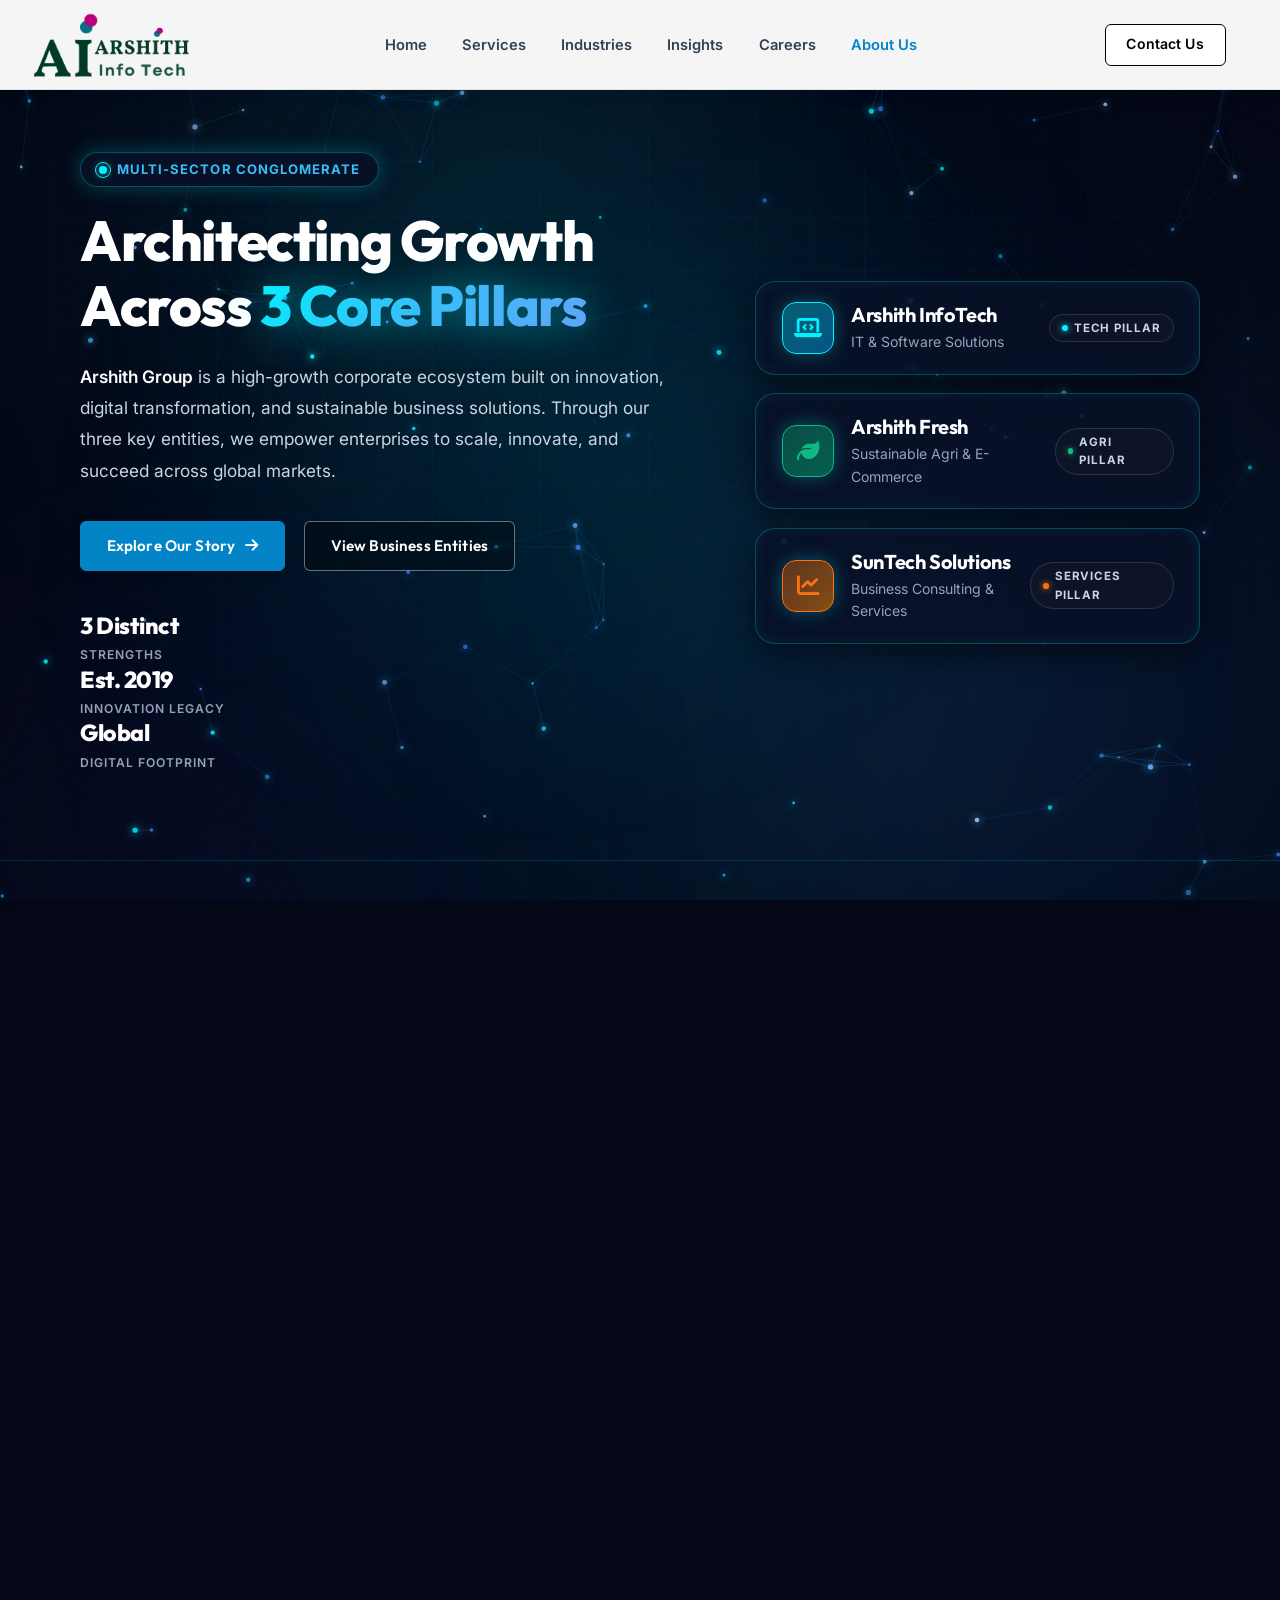
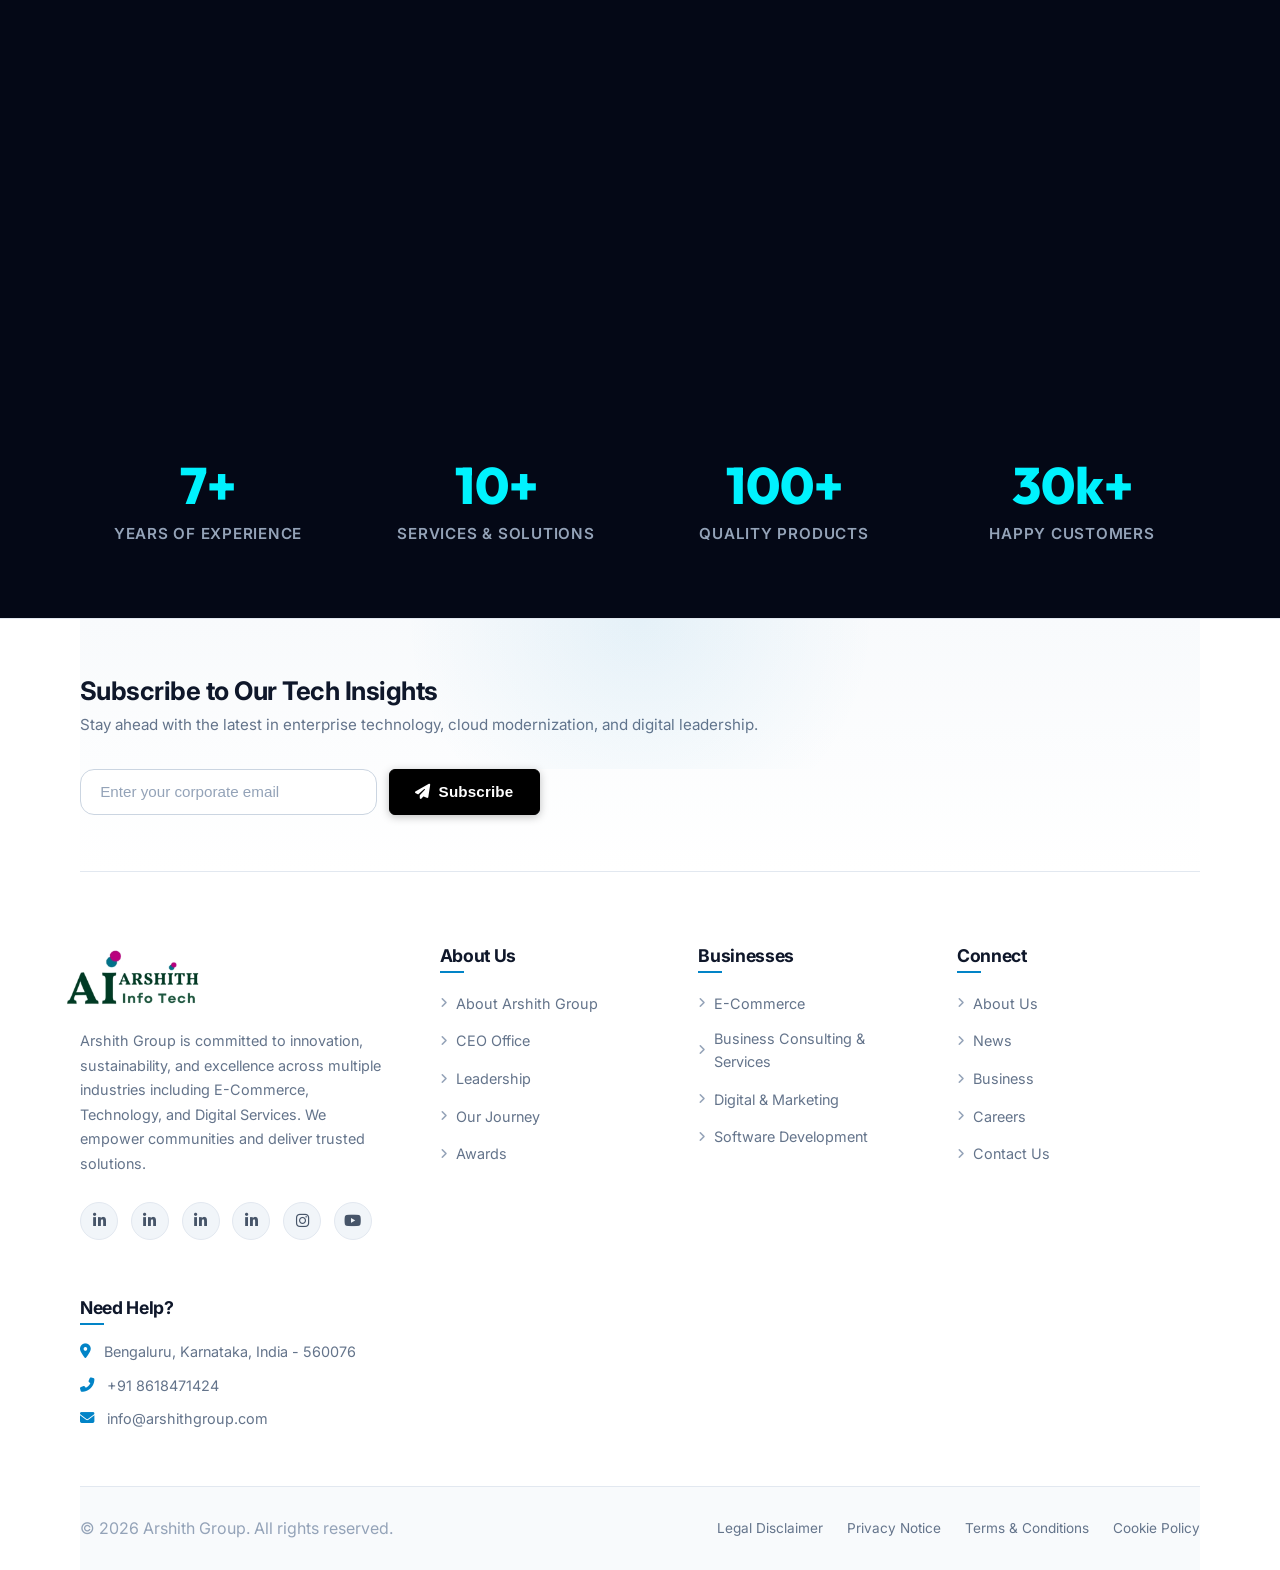
<file: aboutgroup.html>
<!DOCTYPE html>
<html lang="en">

<head>
  <meta charset="UTF-8" />
  <meta name="viewport" content="width=device-width, initial-scale=1.0" />
  <title>About Arshith Group | Leadership & Our Story</title>
  <meta name="description"
    content="Meet the executive leaders of Arshith Group. Learn about our story, values, and the team driving innovation across E-Commerce, Technology, and Digital Services." />

  <!-- Google Fonts -->
  <link rel="preconnect" href="https://fonts.googleapis.com" />
  <link rel="preconnect" href="https://fonts.gstatic.com" crossorigin />
  <link
    href="https://fonts.googleapis.com/css2?family=Inter:wght@300;400;500;600;700;800;900&family=Outfit:wght@400;500;600;700;800;900&family=Roboto+Condensed:wght@700&display=swap"
    rel="stylesheet" />

  <!-- Font Awesome -->
  <link rel="stylesheet" href="https://cdnjs.cloudflare.com/ajax/libs/font-awesome/6.4.0/css/all.min.css" />

  <!-- Stylesheets -->
  <link rel="stylesheet" href="css/style.css" />
  <link rel="stylesheet" href="footer-premium.css" />

  <style>
    /* ═══════════════════════════════════════════════════
       CYBER BLUE PROFESSIONAL ABOUT US & LEADERSHIP
       ═══════════════════════════════════════════════════ */
    :root {
      --font-brand: 'Outfit', 'Inter', -apple-system, sans-serif;
      --font-body: 'Inter', -apple-system, sans-serif;
      --primary-cyan: #00f2fe;
      --primary-blue: #0284c7;
      --cyber-border: rgba(0, 242, 254, 0.28);
      --cyber-glow: rgba(0, 242, 254, 0.5);
    }

    body.page-about-cyber {
      background-color: #040816;
      color: #ffffff;
      font-family: var(--font-body);
      overflow-x: hidden;
      position: relative;
    }

    /* ── 1. UNIFIED WHITE TOP NAVBAR ── */
    .navbar {
      background: rgba(255, 255, 255, 0.96) !important;
      backdrop-filter: blur(16px);
      -webkit-backdrop-filter: blur(16px);
      border-bottom: 1px solid rgba(0, 0, 0, 0.08) !important;
      box-shadow: 0 4px 20px rgba(0, 0, 0, 0.05);
      padding: 0.35rem 0;
      position: fixed;
      top: 0;
      left: 0;
      width: 100%;
      z-index: 1000;
      transition: var(--transition);
    }

    .nav-links a {
      color: #334155;
      font-weight: 600;
      font-size: 0.92rem;
      transition: color 0.2s ease;
    }

    .nav-links a:hover,
    .nav-links a.active {
      color: #0284c7;
    }

    .menu-toggle {
      color: #0284c7;
    }

    /* ── 2. GLOBAL AURORA ORBS & CANVAS (MATCHING HOME PAGE) ── */
    /* Inherited from global css/style.css */

    /* ── 3. HERO & CONGLOMERATE PILLARS (3-PILLAR ECOSYSTEM) ── */
    .hero-conglomerate {
      padding: 9.5rem 0 5.5rem 0;
      position: relative;
      overflow: hidden;
    }

    .hero-conglomerate-grid {
      display: grid;
      grid-template-columns: 1.15fr 0.85fr;
      gap: 4.5rem;
      align-items: center;
    }

    .hero-left-content {
      position: relative;
      z-index: 2;
    }

    .hero-pill-badge {
      display: inline-flex;
      align-items: center;
      gap: 10px;
      padding: 6px 18px;
      background: rgba(8, 17, 38, 0.9);
      border: 1px solid var(--cyber-border);
      border-radius: 50px;
      color: #38bdf8;
      font-size: 0.82rem;
      font-weight: 700;
      letter-spacing: 0.08em;
      text-transform: uppercase;
      margin-bottom: 1.4rem;
      box-shadow: 0 0 20px rgba(0, 242, 254, 0.25);
    }

    .pulse-dot-cyan {
      width: 8px;
      height: 8px;
      border-radius: 50%;
      background: #00f2fe;
      box-shadow: 0 0 10px #00f2fe;
      display: inline-block;
      position: relative;
    }

    .pulse-dot-cyan::after {
      content: '';
      position: absolute;
      inset: -4px;
      border-radius: 50%;
      border: 1.5px solid #00f2fe;
      animation: sonarPulse 2s cubic-bezier(0, 0, 0.2, 1) infinite;
    }

    @keyframes sonarPulse {
      0% { transform: scale(0.8); opacity: 1; }
      100% { transform: scale(2.6); opacity: 0; }
    }

    .hero-main-title {
      font-family: var(--font-brand);
      font-size: clamp(2.4rem, 4.4vw, 3.6rem);
      font-weight: 800;
      line-height: 1.15;
      color: #ffffff;
      margin-bottom: 1.4rem;
      letter-spacing: -0.025em;
    }

    .pillars-accent {
      background: linear-gradient(135deg, #00f2fe 0%, #38bdf8 50%, #60a5fa 100%);
      -webkit-background-clip: text;
      -webkit-text-fill-color: transparent;
      filter: drop-shadow(0 0 20px rgba(0, 242, 254, 0.5));
    }

    .hero-main-desc {
      font-size: 1.08rem;
      line-height: 1.8;
      color: #cbd5e1;
      margin-bottom: 2.2rem;
      max-width: 600px;
    }

    .hero-main-desc strong {
      color: #ffffff;
      font-weight: 600;
    }

    .hero-actions-row {
      display: flex;
      align-items: center;
      gap: 1.2rem;
      margin-bottom: 2.5rem;
      flex-wrap: wrap;
    }

    .btn-hero-glow {
      display: inline-flex;
      align-items: center;
      gap: 10px;
      padding: 12px 28px;
      background: #0284c7 !important;
      border: 1px solid #0284c7 !important;
      color: #ffffff !important;
      font-family: var(--font-brand);
      font-size: 0.95rem;
      font-weight: 600;
      border-radius: 6px;
      text-decoration: none;
      box-shadow: 0 2px 6px rgba(2, 132, 199, 0.2);
      transition: all 0.2s ease;
    }

    .btn-hero-glow:hover {
      background: #0369a1 !important;
      border-color: #0369a1 !important;
      transform: translateY(-1px);
      box-shadow: 0 4px 12px rgba(2, 132, 199, 0.3);
      color: #ffffff !important;
    }

    .btn-hero-glass {
      display: inline-flex;
      align-items: center;
      gap: 10px;
      padding: 12px 28px;
      background: rgba(255, 255, 255, 0.06);
      border: 1.5px solid rgba(255, 255, 255, 0.35);
      backdrop-filter: blur(10px);
      color: #ffffff !important;
      font-family: var(--font-brand);
      font-size: 0.95rem;
      font-weight: 600;
      border-radius: 6px;
      text-decoration: none;
      transition: all 0.2s ease;
    }

    .btn-hero-glass:hover {
      background: #ffffff !important;
      color: #0f172a !important;
      border-color: #ffffff !important;
      transform: translateY(-1px);
    }

      color: #ffffff !important;
      transform: translateY(-2px);
    }

    .hero-metrics-bar {
      display: flex;
      align-items: center;
      gap: 3rem;
      padding-top: 1.6rem;
      border-top: 1px solid rgba(0, 242, 254, 0.18);
      flex-wrap: wrap;
    }

    .hero-metric-item h4 {
      font-family: var(--font-brand);
      font-size: 1.45rem;
      font-weight: 800;
      color: #ffffff;
      margin: 0 0 2px;
    }

    .hero-metric-item span {
      font-size: 0.76rem;
      color: #94a3b8;
      text-transform: uppercase;
      letter-spacing: 0.08em;
      font-weight: 600;
    }

    /* Right Stack of 3 Floating Pillar Cards */
    .hero-pillars-stack {
      display: flex;
      flex-direction: column;
      gap: 1.15rem;
    }

    .pillar-card {
      display: flex;
      align-items: center;
      justify-content: space-between;
      padding: 1.25rem 1.6rem;
      background: rgba(8, 17, 38, 0.88);
      border: 1.5px solid rgba(0, 242, 254, 0.25);
      border-radius: 20px;
      backdrop-filter: blur(14px);
      text-decoration: none;
      box-shadow: 0 10px 30px rgba(0, 0, 0, 0.5), inset 0 0 15px rgba(0, 242, 254, 0.08);
      transition: all 0.35s cubic-bezier(0.16, 1, 0.3, 1);
    }

    .pillar-card:hover {
      transform: translateX(8px) scale(1.02);
      border-color: #00f2fe;
      box-shadow: 0 15px 40px rgba(0, 0, 0, 0.6), 0 0 30px rgba(0, 242, 254, 0.35);
    }

    .pillar-card-left {
      display: flex;
      align-items: center;
      gap: 1.1rem;
    }

    .pillar-icon-box {
      width: 52px;
      height: 52px;
      border-radius: 14px;
      display: flex;
      align-items: center;
      justify-content: center;
      font-size: 1.4rem;
      flex-shrink: 0;
      box-shadow: 0 0 18px rgba(0, 242, 254, 0.3);
    }

    .icon-tech-blue {
      background: linear-gradient(135deg, rgba(0, 242, 254, 0.35) 0%, rgba(2, 132, 199, 0.6) 100%);
      border: 1.5px solid #00f2fe;
      color: #00f2fe;
    }

    .icon-agri-green {
      background: linear-gradient(135deg, rgba(16, 185, 129, 0.35) 0%, rgba(5, 150, 105, 0.6) 100%);
      border: 1.5px solid #10b981;
      color: #10b981;
    }

    .icon-services-orange {
      background: linear-gradient(135deg, rgba(249, 115, 22, 0.35) 0%, rgba(217, 119, 6, 0.6) 100%);
      border: 1.5px solid #f97316;
      color: #f97316;
    }

    .pillar-text h3 {
      font-family: var(--font-brand);
      font-size: 1.25rem;
      font-weight: 700;
      color: #ffffff;
      margin: 0 0 4px;
    }

    .pillar-text p {
      font-size: 0.88rem;
      color: #94a3b8;
      margin: 0;
    }

    .pillar-tag {
      display: inline-flex;
      align-items: center;
      gap: 6px;
      font-size: 0.72rem;
      font-weight: 700;
      text-transform: uppercase;
      letter-spacing: 0.08em;
      padding: 4px 12px;
      border-radius: 50px;
      background: rgba(15, 23, 42, 0.8);
      border: 1px solid rgba(255, 255, 255, 0.12);
      color: #cbd5e1;
    }

    .tag-dot-blue { width: 6px; height: 6px; border-radius: 50%; background: #00f2fe; box-shadow: 0 0 6px #00f2fe; }
    .tag-dot-green { width: 6px; height: 6px; border-radius: 50%; background: #10b981; box-shadow: 0 0 6px #10b981; }
    .tag-dot-orange { width: 6px; height: 6px; border-radius: 50%; background: #f97316; box-shadow: 0 0 6px #f97316; }

    /* ── 4. THE ARSHITH STORY (ORIGIN & MILESTONES) ── */
    .story-cyber-section {
      padding: 6.5rem 0;
      position: relative;
      border-top: 1px solid rgba(0, 242, 254, 0.15);
      border-bottom: 1px solid rgba(0, 242, 254, 0.15);
    }

    .story-grid {
      display: grid;
      grid-template-columns: 1.15fr 0.85fr;
      gap: 4.5rem;
      align-items: center;
    }

    .section-eyebrow {
      display: inline-block;
      color: #38bdf8;
      font-size: 0.82rem;
      font-weight: 700;
      text-transform: uppercase;
      letter-spacing: 0.12em;
      margin-bottom: 0.6rem;
    }

    .story-title {
      font-family: var(--font-brand);
      font-size: clamp(2.2rem, 3.8vw, 3rem);
      font-weight: 800;
      color: #ffffff;
      margin-bottom: 1.6rem;
      letter-spacing: -0.02em;
    }

    .story-text p {
      font-size: 1.02rem;
      line-height: 1.85;
      color: #cbd5e1;
      margin-bottom: 1.4rem;
    }

    .story-text p strong {
      color: #38bdf8;
      font-weight: 700;
      background: rgba(2, 132, 199, 0.18);
      border: 1px solid rgba(56, 189, 248, 0.35);
      padding: 1px 8px;
      border-radius: 6px;
      box-shadow: 0 0 14px rgba(0, 242, 254, 0.22);
      display: inline-block;
      line-height: 1.4;
      margin: 1px 2px;
      text-shadow: 0 0 10px rgba(56, 189, 248, 0.5);
    }

    .story-img-wrap {
      position: relative;
      border-radius: 24px;
      overflow: hidden;
      border: 1.5px solid rgba(0, 242, 254, 0.35);
      box-shadow: 0 20px 45px rgba(0, 0, 0, 0.7), 0 0 35px rgba(0, 242, 254, 0.2);
    }

    .story-img-wrap img {
      width: 100%;
      height: 100%;
      object-fit: cover;
      display: block;
      transition: transform 0.6s ease;
    }

    .story-img-wrap:hover img {
      transform: scale(1.03);
    }

    /* ── 5. EXECUTIVE LEADERSHIP PROFILES ── */
    .leadership-cyber-section {
      padding: 6.5rem 0;
      position: relative;
    }

    .leadership-header {
      text-align: center;
      margin-bottom: 4.5rem;
    }

    .leader-block {
      display: grid;
      gap: 64px;
      align-items: center;
      margin-bottom: 90px;
      background: rgba(8, 17, 38, 0.85);
      border: 1px solid rgba(0, 242, 254, 0.25);
      border-radius: 28px;
      padding: 45px;
      box-shadow: 0 16px 40px rgba(0, 0, 0, 0.5);
      transition: all 0.35s ease;
    }

    .leader-block:hover {
      border-color: rgba(0, 242, 254, 0.6);
      box-shadow: 0 0 45px rgba(0, 242, 254, 0.3);
    }

    .leader-block-farook {
      grid-template-columns: 380px 1fr;
    }

    .leader-block-pallavi {
      grid-template-columns: 1fr 380px;
    }

    .leader-photo-card {
      position: relative;
    }

    .leader-photo-card img {
      width: 100%;
      height: 460px;
      object-fit: cover;
      object-position: center top;
      border-radius: 20px;
      border: 1.5px solid rgba(0, 242, 254, 0.3);
      box-shadow: 0 16px 36px rgba(0, 0, 0, 0.6);
      display: block;
      transition: transform 0.3s ease;
    }

    .leader-photo-card:hover img {
      transform: scale(1.015);
      border-color: #00f2fe;
    }

    .leader-credential-badge {
      position: absolute;
      bottom: 16px;
      left: 16px;
      font-size: 11px;
      font-weight: 800;
      text-transform: uppercase;
      letter-spacing: 1px;
      background: rgba(15, 23, 42, 0.92);
      backdrop-filter: blur(10px);
      color: #38bdf8;
      border: 1px solid rgba(0, 242, 254, 0.4);
      padding: 8px 16px;
      border-radius: 8px;
      box-shadow: 0 4px 16px rgba(0, 0, 0, 0.4);
      display: inline-flex;
      align-items: center;
      gap: 8px;
    }

    .leader-credential-badge i {
      color: #00f2fe;
    }

    .leader-info h3 {
      font-family: var(--font-brand);
      font-size: 2.5rem;
      font-weight: 800;
      color: #ffffff;
      margin-bottom: 4px;
      letter-spacing: -0.02em;
    }

    .leader-role {
      font-family: var(--font-brand);
      font-size: 1.15rem;
      color: #38bdf8;
      font-weight: 600;
      margin-bottom: 24px;
    }

    .leader-info p {
      font-size: 1.02rem;
      line-height: 1.85;
      color: #cbd5e1;
      margin-bottom: 18px;
      text-align: justify;
    }

    /* ── 6. RESPONSIVE BREAKPOINTS (MOBILE & TABLET) ── */
    @media (max-width: 1024px) {
      .hero-conglomerate {
        padding: 7rem 0 3.5rem 0;
        display: flex;
        align-items: center;
        justify-content: center;
      }
      .hero-conglomerate .container {
        display: flex;
        flex-direction: column;
        align-items: center;
        justify-content: center;
      }
      .hero-conglomerate-grid {
        grid-template-columns: 1fr;
        gap: 3rem;
        width: 100%;
        display: flex;
        flex-direction: column;
        align-items: center;
        justify-content: center;
      }
      .hero-left-content {
        display: flex;
        flex-direction: column;
        align-items: center;
        text-align: center;
        margin: 0 auto;
        width: 100%;
        max-width: 700px;
      }
      .hero-pill-badge {
        margin: 0 auto 1.2rem auto;
      }
      .hero-main-title {
        text-align: center;
        width: 100%;
      }
      .hero-main-desc {
        text-align: center;
        margin: 0 auto 1.8rem auto;
      }
      .hero-actions-row {
        justify-content: center;
        margin: 0 auto 2rem auto;
      }
      .hero-metrics-bar {
        justify-content: center;
        margin: 1.5rem auto 0 auto;
        width: 100%;
      }
      .hero-pillars-stack {
        width: 100%;
        max-width: 520px;
        margin: 1.5rem auto 0 auto;
      }
      .story-grid {
        grid-template-columns: 1fr;
        gap: 40px;
      }
      .leader-block-farook,
      .leader-block-pallavi {
        grid-template-columns: 1fr;
        gap: 36px;
        padding: 32px;
      }
      .leader-block-pallavi .leader-photo-card {
        order: -1;
      }
      .leader-photo-card img {
        height: 420px;
      }
    }

    @media (max-width: 768px) {
      .hero-conglomerate {
        padding: 5.5rem 0 2.5rem 0;
      }
      .hero-main-title {
        font-size: clamp(2rem, 7vw, 2.7rem);
        text-align: center;
      }
      .hero-main-desc {
        font-size: 0.98rem;
        line-height: 1.7;
        text-align: center;
        padding: 0 0.5rem;
      }
      .hero-actions-row {
        flex-direction: column;
        width: 100%;
        gap: 0.85rem;
      }
      .hero-actions-row .btn-hero-glow,
      .hero-actions-row .btn-hero-glass {
        width: 100%;
        justify-content: center;
        text-align: center;
      }
      .hero-metrics-bar {
        display: grid;
        grid-template-columns: repeat(3, 1fr);
        gap: 1rem;
        padding: 1.25rem 0.5rem 0 0.5rem;
      }
      .hero-metric-item h4 {
        font-size: 1.25rem;
      }
      .hero-metric-item span {
        font-size: 0.72rem;
      }
      .pillar-card {
        padding: 14px 16px;
      }
      .pillar-icon-box {
        width: 44px;
        height: 44px;
        font-size: 1.2rem;
      }
      .pillar-text h3 {
        font-size: 1.15rem;
      }
      .story-cyber-section,
      .leadership-cyber-section {
        padding: 4.5rem 0;
      }
      .story-title {
        font-size: clamp(1.85rem, 6.5vw, 2.4rem);
      }
      .story-text p {
        font-size: 0.95rem;
        line-height: 1.75;
      }
      .leader-block {
        padding: 24px 18px;
        border-radius: 20px;
        margin-bottom: 50px;
        gap: 24px;
      }
      .leader-photo-card img {
        height: 360px;
      }
      .leader-info h3 {
        font-size: 2rem;
      }
      .leader-role {
        font-size: 1rem;
        margin-bottom: 16px;
      }
      .leader-info p {
        font-size: 0.94rem;
        line-height: 1.75;
        text-align: left;
      }
      /* Mobile Drawer Nav Link Colors */
      .nav-links a {
        color: #1e293b !important;
      }
      .nav-links a:hover,
      .nav-links a.active {
        color: #0284c7 !important;
      }
      #menuOverlay {
        z-index: 990 !important;
      }
    }

    @media (max-width: 480px) {
      .hero-metrics-bar {
        grid-template-columns: repeat(3, 1fr);
        gap: 0.5rem;
        text-align: center;
      }
      .hero-metric-item {
        border-bottom: none;
        padding-bottom: 0;
      }
      .leader-photo-card img {
        height: 300px;
      }
      .leader-credential-badge {
        font-size: 9.5px;
        padding: 6px 12px;
        bottom: 10px;
        left: 10px;
      }
    }
  </style>
</head>

<body class="page-about-cyber theme-page-cyber-blue">

  <!-- Global Animated Background (Interactive Constellation Canvas + Ambient Aurora Glow) -->
  <div class="global-aurora-bg">
    <div class="aurora-orb aurora-orb-1"></div>
    <div class="aurora-orb aurora-orb-2"></div>
    <div class="aurora-orb aurora-orb-3"></div>
    <div class="aurora-orb aurora-orb-4"></div>
  </div>
  <canvas id="globalParticlesCanvas"></canvas>

  <!-- ══════════ NAVBAR ══════════ -->
  <nav class="navbar">
    <div class="container">
      <a href="index.html" class="logo">
        <img src="assets/images/logo-official.png" alt="Arshith Info-Tech" class="logo-img">
      </a>
      <ul class="nav-links">
        <div class="drawer-brand">
          <img src="assets/images/logo-official.png" alt="Arshith Info-Tech" class="logo-img">
        </div>
        <button class="drawer-close" aria-label="Close menu"><i class="fas fa-times"></i></button>
        <li><a href="index.html"><i class="fas fa-house"></i> Home</a></li>
        <li><a href="services.html"><i class="fas fa-laptop-code"></i> Services</a></li>
        <li><a href="industries.html"><i class="fas fa-layer-group"></i> Industries</a></li>
        <li><a href="insights.html"><i class="fas fa-newspaper"></i> Insights</a></li>
        <li><a href="careers.html"><i class="fas fa-briefcase"></i> Careers</a></li>
        <li><a href="about-infotech.html" class="active"><i class="fas fa-building"></i> About Us</a></li>
        <li class="drawer-cta-item"><a href="javascript:void(0)" class="btn btn-primary drawer-cta-btn" aria-haspopup="dialog"><i class="fas fa-paper-plane"></i> Contact Us</a></li>
      </ul>
      <a href="javascript:void(0)" class="btn btn-primary nav-cta" aria-haspopup="dialog">Contact Us</a>
      <div class="menu-toggle" aria-label="Open Navigation Menu">
        <i class="fas fa-bars"></i>
      </div>
    </div>
  </nav>

  <!-- Mobile Menu Overlay -->
  <div id="menuOverlay"></div>

  <main>
    <!-- ══════════ 1. HERO SECTION (Screenshot 1) ══════════ -->
    <section class="hero-conglomerate">
      <div class="container">
        <div class="hero-conglomerate-grid">
          <!-- Left Column -->
          <div class="hero-left-content reveal-left">
            <div class="hero-pill-badge">
              <span class="pulse-dot-cyan"></span> Multi-Sector Conglomerate
            </div>
            
            <h1 class="hero-main-title">
              Architecting Growth<br>
              Across <span class="pillars-accent">3 Core Pillars</span>
            </h1>

            <p class="hero-main-desc">
              <strong>Arshith Group</strong> is a high-growth corporate ecosystem built on innovation, digital transformation, and sustainable business solutions. Through our three key entities, we empower enterprises to scale, innovate, and succeed across global markets.
            </p>

            <div class="hero-actions-row">
              <a href="#story" class="btn-hero-glow">
                Explore Our Story <i class="fas fa-arrow-right"></i>
              </a>
              <a href="#entities" class="btn-hero-glass">
                View Business Entities
              </a>
            </div>

            <div class="hero-metrics-bar">
              <div class="hero-metric-item">
                <h4>3 Distinct</h4>
                <span>Strengths</span>
              </div>
              <div class="hero-metric-item">
                <h4>Est. 2019</h4>
                <span>Innovation Legacy</span>
              </div>
              <div class="hero-metric-item">
                <h4>Global</h4>
                <span>Digital Footprint</span>
              </div>
            </div>
          </div>

          <!-- Right Column: 3 Floating Glass Pillar Cards -->
          <div class="hero-pillars-stack reveal-right" id="entities">
            <!-- Pillar 1: Arshith InfoTech -->
            <a href="infotech.html" class="pillar-card">
              <div class="pillar-card-left">
                <div class="pillar-icon-box icon-tech-blue">
                  <i class="fas fa-laptop-code"></i>
                </div>
                <div class="pillar-text">
                  <h3>Arshith InfoTech</h3>
                  <p>IT &amp; Software Solutions</p>
                </div>
              </div>
              <span class="pillar-tag">
                <span class="tag-dot-blue"></span> Tech Pillar
              </span>
            </a>

            <!-- Pillar 2: Arshith Fresh -->
            <a href="https://arshithfresh.com/" target="_blank" class="pillar-card">
              <div class="pillar-card-left">
                <div class="pillar-icon-box icon-agri-green">
                  <i class="fas fa-leaf"></i>
                </div>
                <div class="pillar-text">
                  <h3>Arshith Fresh</h3>
                  <p>Sustainable Agri &amp; E-Commerce</p>
                </div>
              </div>
              <span class="pillar-tag">
                <span class="tag-dot-green"></span> Agri Pillar
              </span>
            </a>

            <!-- Pillar 3: SunTech Solutions -->
            <a href="https://suntechorganization.com/" target="_blank" class="pillar-card">
              <div class="pillar-card-left">
                <div class="pillar-icon-box icon-services-orange">
                  <i class="fas fa-chart-line"></i>
                </div>
                <div class="pillar-text">
                  <h3>SunTech Solutions</h3>
                  <p>Business Consulting &amp; Services</p>
                </div>
              </div>
              <span class="pillar-tag">
                <span class="tag-dot-orange"></span> Services Pillar
              </span>
            </a>
          </div>
        </div>
      </div>
    </section>

    <!-- ══════════ 2. OUR JOURNEY / THE ARSHITH STORY (Screenshot 2) ══════════ -->
    <section class="story-cyber-section" id="story">
      <div class="container">
        <div class="story-grid">
          <!-- Story Content -->
          <div class="story-text reveal-left">
            <span class="section-eyebrow">Our Journey</span>
            <h2 class="story-title">The Arshith Story</h2>

            <p>
              Founded in <strong>2019</strong> with the inception of <strong>SunTech Solutions</strong>, Arshith Group began as an ambitious enterprise dedicated to corporate consulting, operations management, and business scaling. By delivering backend operational support and strategic consulting, SunTech built a strong foundation of trust and client satisfaction.
            </p>

            <p>
              As service operations expanded into digital consulting and technical infrastructure, all business divisions were consolidated under the unified corporate identity of <strong>Arshith Group in 2023</strong>—establishing a multi-sector conglomerate engineered for sustainable innovation.
            </p>

            <p>
              In <strong>2025</strong>, the group incorporated <strong>Arshith Fresh India Pvt Ltd</strong>, pioneering a direct-to-consumer e-commerce platform that connects farmers directly with consumers. By delivering 100% natural, farm-sourced products, Arshith Fresh empowers local agricultural communities while guaranteeing uncompromised purity to households.
            </p>

            <p>
              Today, through <strong>Arshith InfoTech</strong> (scaled globally in <strong>2025</strong>), the organization engineers cutting-edge software solutions, cloud architectures, and digital transformations for enterprises worldwide. By uniting technology, sustainability, and trust, Arshith Group is building a future where innovation benefits everyone.
            </p>
          </div>

          <!-- Story Image -->
          <div class="story-img-wrap reveal-right">
            <img src="assets/images/about-team.jpg" alt="Arshith Group Corporate Team in Glass Atrium" />
          </div>
        </div>
      </div>
    </section>

    <!-- ══════════ 3. LEADERSHIP SECTION (Screenshot 3 & 4) ══════════ -->
    <section class="leadership-cyber-section" id="leadership">
      <div class="container">
        <div class="leadership-header reveal-up">
          <span class="section-eyebrow">Our Team</span>
          <h2 class="story-title" style="margin-bottom: 0;">Leadership</h2>
        </div>

        <!-- 3.1 CEO Section: Farook N (Screenshot 3) -->
        <div class="leader-block leader-block-farook reveal-up">
          <!-- Left: Farook N Photo Card -->
          <div class="leader-photo-card">
            <img src="logos/farook_executive.jpg" alt="Farook N - CEO & Chairman, Arshith Group" />
            <div class="leader-credential-badge">
              <i class="fa-solid fa-star"></i> Est. 10 Yrs Software &amp; Scaling
            </div>
          </div>

          <!-- Right: Farook N Biography -->
          <div class="leader-info">
            <h3>Farook N</h3>
            <div class="leader-role">CEO - Arshith Group</div>

            <p>
              Arshith Group is a growing ecosystem of businesses united by one vision — to build with purpose, innovate with confidence, and create lasting value. Our portfolio spans Technology &amp; Software, E-Commerce, and Business Consulting &amp; Services, bringing together diverse capabilities under one group. Each business operates with its own expertise and identity, while benefiting from the strength of a shared vision. This enables us to combine technology, commerce, strategy, and execution to solve complex challenges and unlock new possibilities.
            </p>

            <p>
              We are driven by an entrepreneurial mindset and a commitment to excellence — constantly evolving with changing markets, emerging technologies, and the needs of the businesses we serve. Our ambition goes beyond growth. It is to build businesses that matter, create value that endures, and leave a meaningful mark on the future.
            </p>
          </div>
        </div>

        <!-- 3.2 MD Section: Pallavi N (Screenshot 4) -->
        <div class="leader-block leader-block-pallavi reveal-up">
          <!-- Left: Pallavi N Biography -->
          <div class="leader-info">
            <h3>Pallavi N</h3>
            <div class="leader-role">Managing Director - Arshith Group</div>

            <p>
              Leadership at Arshith Group is driven by a commitment to innovation, excellence, and sustainable growth. Across Technology &amp; Software, E-Commerce, and Business Consulting &amp; Services, we focus on building businesses that are scalable, resilient, and future-ready.
            </p>

            <p>
              Our leadership philosophy is built on integrity, strategic thinking, continuous innovation, and disciplined execution — empowering people, strengthening businesses, and creating lasting value. We don't just pursue growth. We build the foundation for what comes next.
            </p>
          </div>

          <!-- Right: Pallavi N Photo Card -->
          <div class="leader-photo-card">
            <img src="logos/pallavi_wooden.jpg" alt="Pallavi N - Managing Director, Arshith Group" />
            <div class="leader-credential-badge">
              <i class="fa-solid fa-star"></i> Est. 10 Yrs Operational Systems
            </div>
          </div>
        </div>
      </div>
    </section>
  </main>

  <!-- ══════════ IMPACT STATS (Above Footer) ══════════ -->
  <section class="pre-footer-stats">
    <div class="container">
      <div class="stats-counter-grid">
        <div class="stats-counter-item">
          <div class="stats-counter-number"><span class="counter" data-target="7">7</span>+</div>
          <div class="stats-counter-label">Years of Experience</div>
        </div>
        <div class="stats-counter-item">
          <div class="stats-counter-number"><span class="counter" data-target="10">10</span>+</div>
          <div class="stats-counter-label">Services &amp; Solutions</div>
        </div>
        <div class="stats-counter-item">
          <div class="stats-counter-number"><span class="counter" data-target="100">100</span>+</div>
          <div class="stats-counter-label">Quality Products</div>
        </div>
        <div class="stats-counter-item">
          <div class="stats-counter-number"><span class="counter" data-target="30">30</span>k+</div>
          <div class="stats-counter-label">Happy Customers</div>
        </div>
      </div>
    </div>
  </section>

  <!-- ══════════ 4. PREMIUM FOOTER (Screenshot 5) ══════════ -->
  <footer class="footer">
    <div class="container">
      <div class="footer-newsletter">
        <div class="newsletter-content">
          <div class="newsletter-text">
            <h3>Subscribe to Our Tech Insights</h3>
            <p>Stay ahead with the latest in enterprise technology, cloud modernization, and digital leadership.</p>
          </div>
          <form class="newsletter-form">
            <input type="email" placeholder="Enter your corporate email" required>
            <button type="submit" class="btn btn-primary"><i class="fas fa-paper-plane"></i> Subscribe</button>
          </form>
        </div>
      </div>

      <div class="footer-grid">
        <div class="footer-brand">
          <a href="index.html" class="logo footer-logo">
            <img src="assets/images/logo-official.png" alt="Arshith Group Logo" class="logo-img">
          </a>
          <p class="footer-about">
            Arshith Group is committed to innovation, sustainability, and excellence across multiple industries including E-Commerce, Technology, and Digital Services. We empower communities and deliver trusted solutions.
          </p>
          <div class="social-links">
            <a href="https://www.linkedin.com/in/farook-n-2bb2b5344/" target="_blank" aria-label="LinkedIn" class="social-icon"><i class="fab fa-linkedin-in"></i></a>
            <a href="https://www.linkedin.com/company/arshith-fresh-india-pvt-ltd/posts/?feedView=all" target="_blank" aria-label="LinkedIn" class="social-icon"><i class="fab fa-linkedin-in"></i></a>
            <a href="https://www.linkedin.com/in/pallavi-n-4578033ab/" target="_blank" aria-label="LinkedIn" class="social-icon"><i class="fab fa-linkedin-in"></i></a>
            <a href="https://www.linkedin.com/company/suntech-it-solution/" target="_blank" aria-label="LinkedIn" class="social-icon"><i class="fab fa-linkedin-in"></i></a>
            <a href="https://www.instagram.com/arshithgroup?igsh=MWRnNXN0NDRpeWQ1bg==" target="_blank" aria-label="Instagram" class="social-icon"><i class="fab fa-instagram"></i></a>
            <a href="https://youtube.com/@arshithfresh?si=ZjvzneHlriAxv322" target="_blank" aria-label="YouTube" class="social-icon"><i class="fab fa-youtube"></i></a>
          </div>
        </div>

        <div class="footer-links">
          <h4>About Us</h4>
          <ul>
            <li><a href="about-infotech.html"><i class="fas fa-angle-right"></i> About Arshith Group</a></li>
            <li><a href="about-infotech.html#leadership"><i class="fas fa-angle-right"></i> CEO Office</a></li>
            <li><a href="about-infotech.html#leadership"><i class="fas fa-angle-right"></i> Leadership</a></li>
            <li><a href="#story"><i class="fas fa-angle-right"></i> Our Journey</a></li>
            <li><a href="about-infotech.html"><i class="fas fa-angle-right"></i> Awards</a></li>
          </ul>
        </div>

        <div class="footer-links">
          <h4>Businesses</h4>
          <ul>
            <li><a href="https://arshithfresh.com/" target="_blank"><i class="fas fa-angle-right"></i> E-Commerce</a></li>
            <li><a href="https://suntechorganization.com/" target="_blank"><i class="fas fa-angle-right"></i> Business Consulting &amp; Services</a></li>
            <li><a href="https://suntechorganization.com/" target="_blank"><i class="fas fa-angle-right"></i> Digital &amp; Marketing</a></li>
            <li><a href="infotech.html"><i class="fas fa-angle-right"></i> Software Development</a></li>
          </ul>
        </div>

        <div class="footer-links">
          <h4>Connect</h4>
          <ul>
            <li><a href="about-infotech.html"><i class="fas fa-angle-right"></i> About Us</a></li>
            <li><a href="index.html#insights"><i class="fas fa-angle-right"></i> News</a></li>
            <li><a href="index.html#services"><i class="fas fa-angle-right"></i> Business</a></li>
            <li><a href="index.html#careers"><i class="fas fa-angle-right"></i> Careers</a></li>
            <li><a href="index.html#contact"><i class="fas fa-angle-right"></i> Contact Us</a></li>
          </ul>
        </div>

        <div class="footer-links">
          <h4>Need Help?</h4>
          <ul class="footer-contact-minimal">
            <li><i class="fas fa-map-marker-alt"></i> Bengaluru, Karnataka, India - 560076</li>
            <li><i class="fas fa-phone-alt"></i> +91 8618471424</li>
            <li><i class="fas fa-envelope"></i> info@arshithgroup.com</li>
          </ul>
        </div>
      </div>

      <div class="footer-bottom">
        <div class="footer-bottom-flex">
          <p>&copy; 2026 Arshith Group. All rights reserved.</p>
          <div class="legal-links">
            <a href="#">Legal Disclaimer</a>
            <a href="#">Privacy Notice</a>
            <a href="#">Terms &amp; Conditions</a>
            <a href="#">Cookie Policy</a>
          </div>
        </div>
      </div>
    </div>
  </footer>

  <!-- Back to Top Button -->
  <button id="backToTop" aria-label="Back to top"><i class="fas fa-chevron-up"></i></button>

  <script src="js/main.js"></script>
</body>

</html>

<!-- Last Updated: 2026-09-04T07:32:27.501Z -->
</file>
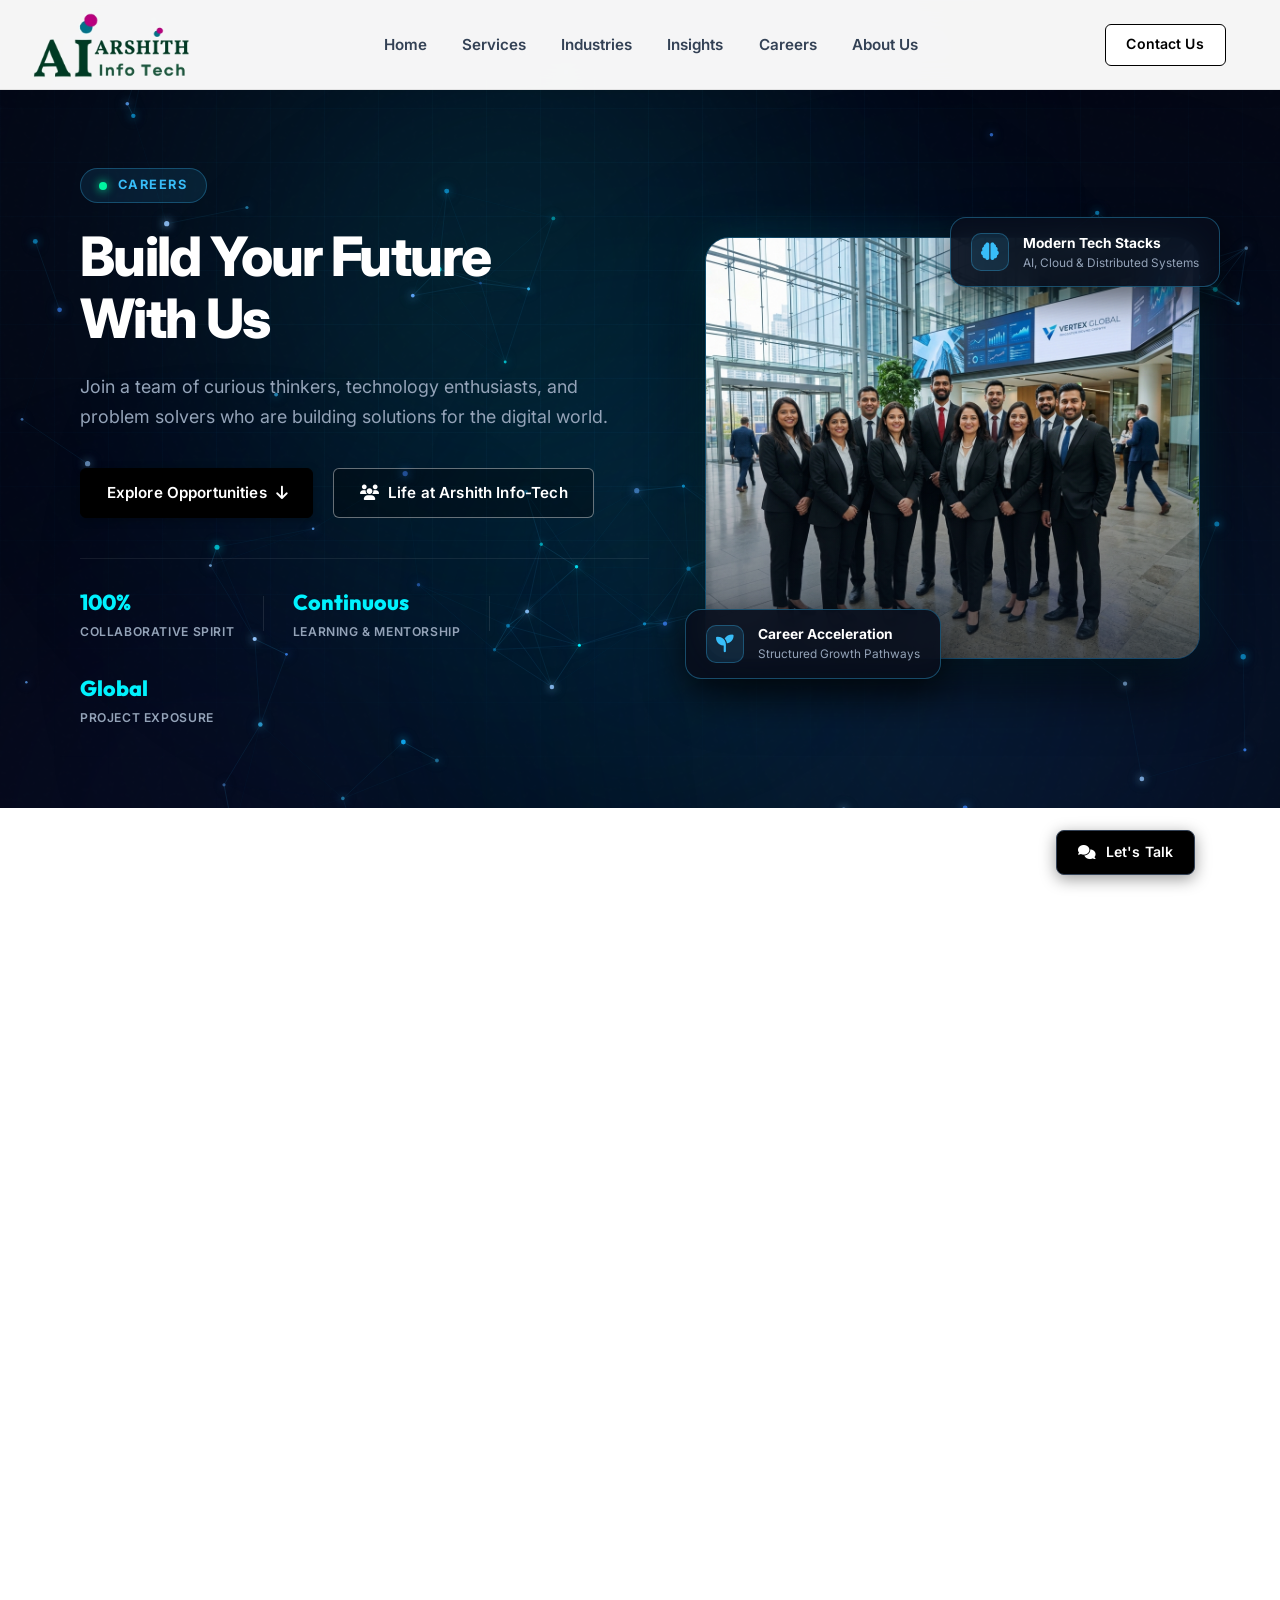
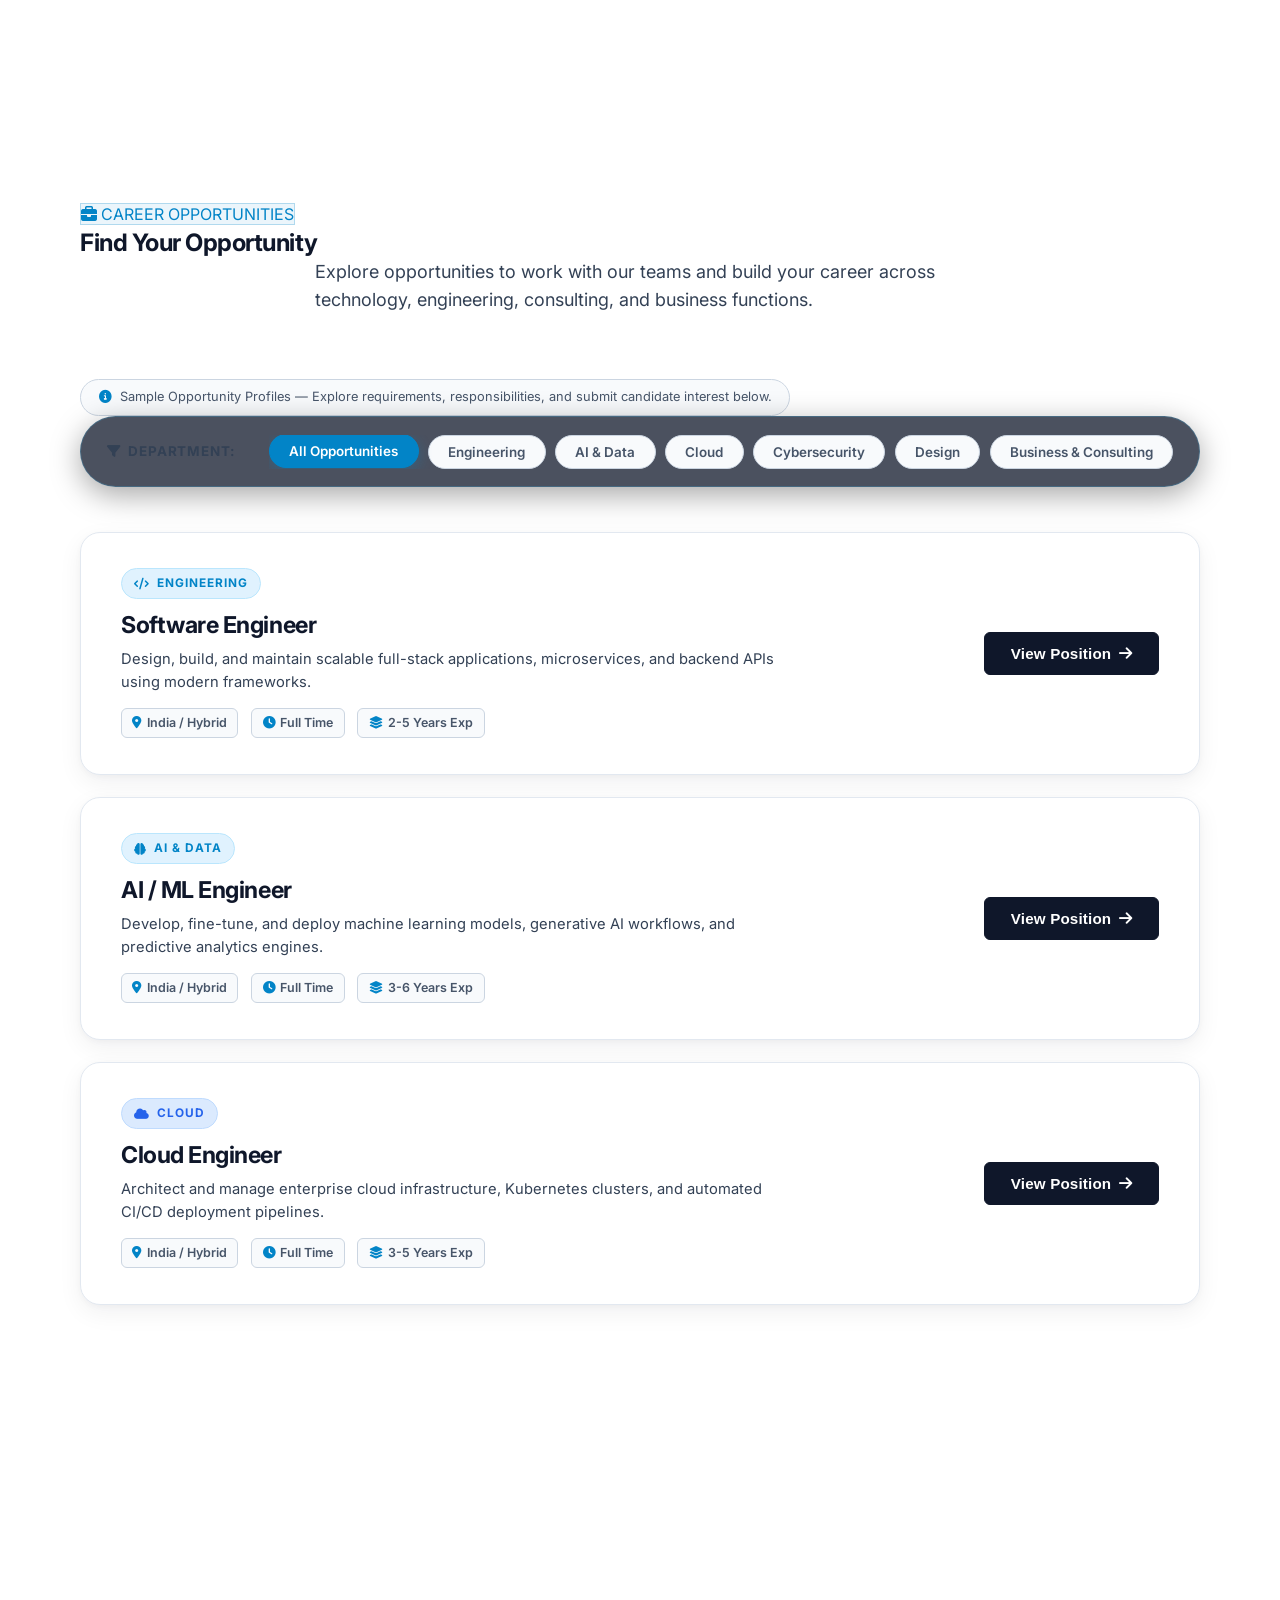
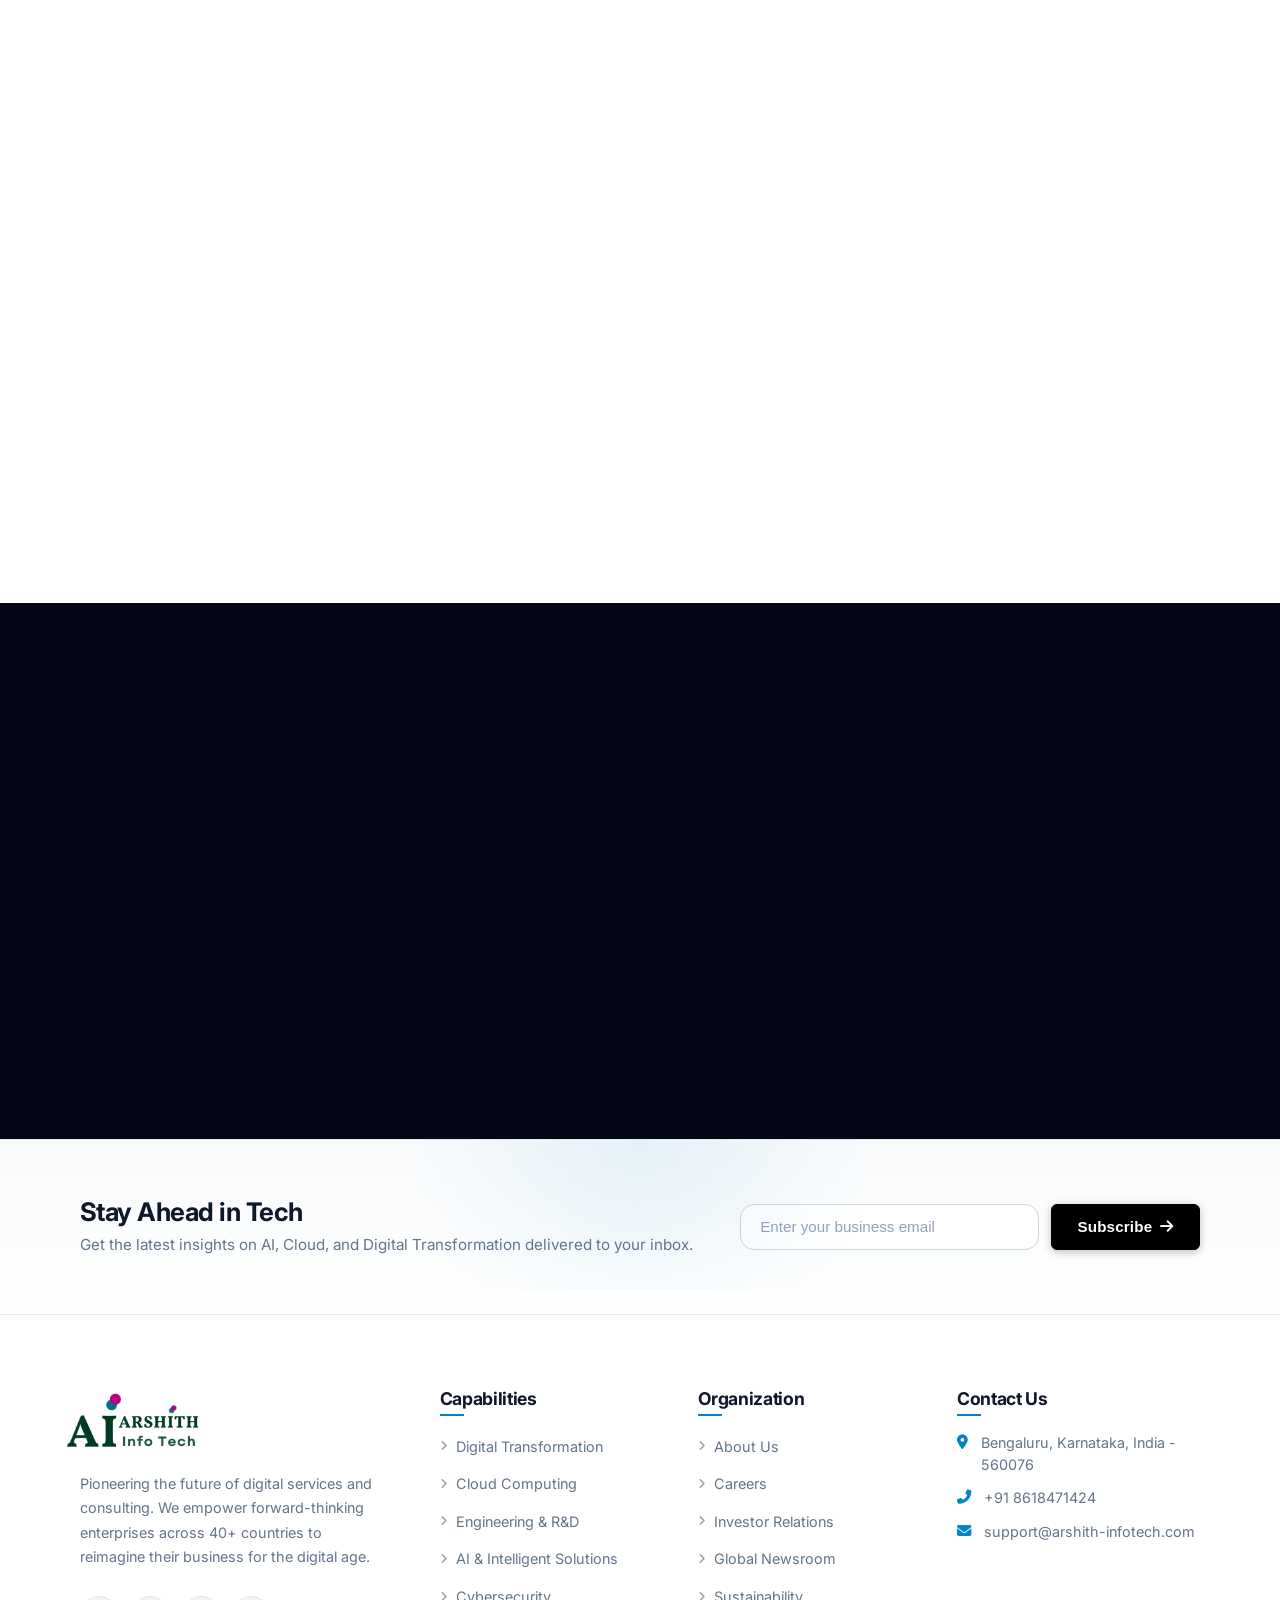
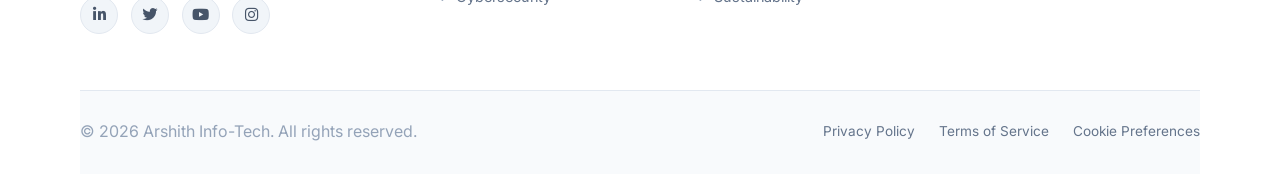
<file: careers.html>
<!DOCTYPE html>
<html lang="en">

<head>
  <meta charset="UTF-8">
  <meta name="viewport" content="width=device-width, initial-scale=1.0">
  <title>Careers | Arshith Info-Tech - Build Your Future With Us</title>
  <meta name="description"
    content="Join Arshith Info-Tech. Build your career with curious thinkers, technology enthusiasts, and problem solvers creating transformative solutions across AI, Cloud, Cybersecurity, and Digital Transformation." />

  <!-- Google Fonts -->
  <link rel="preconnect" href="https://fonts.googleapis.com">
  <link rel="preconnect" href="https://fonts.gstatic.com" crossorigin>
  <link href="https://fonts.googleapis.com/css2?family=Inter:wght@400;500;600;700;800;900&family=Outfit:wght@400;500;600;700;800;900&display=swap" rel="stylesheet">
  <!-- FontAwesome -->
  <link rel="stylesheet" href="https://cdnjs.cloudflare.com/ajax/libs/font-awesome/6.4.0/css/all.min.css">
  <!-- Custom CSS -->
  <link rel="stylesheet" href="css/style.css">
  <link rel="stylesheet" href="footer-premium.css">
</head>

<body class="theme-page-cyber-blue page-careers">

  <!-- Global Animated Background (Interactive Constellation Canvas + Ambient Aurora Glow) -->
  <div class="global-aurora-bg">
    <div class="aurora-orb aurora-orb-1"></div>
    <div class="aurora-orb aurora-orb-2"></div>
    <div class="aurora-orb aurora-orb-3"></div>
    <div class="aurora-orb aurora-orb-4"></div>
  </div>
  <canvas id="globalParticlesCanvas"></canvas>

  <!-- Navbar (Exact Same Header Component) -->
  <nav class="navbar">
    <div class="container">
      <a href="index.html" class="logo">
        <img src="assets/images/logo-official.png" alt="Arshith Info-Tech" class="logo-img">
      </a>
      <ul class="nav-links">
        <div class="drawer-brand">
          <img src="assets/images/logo-official.png" alt="Arshith Info-Tech" class="logo-img">
        </div>
        <button class="drawer-close" aria-label="Close menu"><i class="fas fa-times"></i></button>
        <li><a href="index.html"><i class="fas fa-house"></i> Home</a></li>
        <li><a href="services.html"><i class="fas fa-laptop-code"></i> Services</a></li>
        <li><a href="industries.html"><i class="fas fa-layer-group"></i> Industries</a></li>
        <li><a href="insights.html"><i class="fas fa-newspaper"></i> Insights</a></li>
        <li><a href="careers.html" class="active"><i class="fas fa-briefcase"></i> Careers</a></li>
        <li><a href="about-infotech.html"><i class="fas fa-building"></i> About Us</a></li>
        <li class="drawer-cta-item"><a href="javascript:void(0)" class="btn btn-primary drawer-cta-btn" aria-haspopup="dialog"><i class="fas fa-paper-plane"></i> Contact Us</a></li>
      </ul>
      <a href="javascript:void(0)" class="btn btn-primary nav-cta" aria-haspopup="dialog">Contact Us</a>
      <div class="menu-toggle" aria-label="Open Navigation Menu">
        <i class="fas fa-bars"></i>
      </div>
    </div>
  </nav>

  <!-- Mobile Menu Overlay -->
  <div id="menuOverlay"></div>

  <!-- ===================================================
       1. CAREERS HERO SECTION
       =================================================== -->
  <header class="careers-hero-section">
    <div class="container">
      <div class="careers-hero-grid">
        
        <!-- Hero Left: Typography & Actions -->
        <div class="careers-hero-content reveal-left">
          <div class="careers-pill-badge">
            <span class="careers-pulse-dot"></span>
            <span>CAREERS</span>
          </div>

          <h1 class="careers-hero-title">
            Build Your Future <br><span class="gradient-text">With Us</span>
          </h1>

          <p class="careers-hero-lead">
            Join a team of curious thinkers, technology enthusiasts, and problem solvers who are building solutions for the digital world.
          </p>

          <div class="careers-hero-cta-group">
            <a href="#openings" class="btn btn-primary careers-primary-btn">
              <span>Explore Opportunities</span>
              <i class="fas fa-arrow-down"></i>
            </a>
            <a href="#life-at-arshith" class="btn btn-outline careers-secondary-btn">
              <i class="fas fa-users"></i>
              <span>Life at Arshith Info-Tech</span>
            </a>
          </div>

          <!-- Hero Metrics Strip -->
          <div class="careers-hero-metrics">
            <div class="hero-metric-item">
              <span class="metric-value">100%</span>
              <span class="metric-label">Collaborative Spirit</span>
            </div>
            <div class="metric-divider"></div>
            <div class="hero-metric-item">
              <span class="metric-value">Continuous</span>
              <span class="metric-label">Learning &amp; Mentorship</span>
            </div>
            <div class="metric-divider"></div>
            <div class="hero-metric-item">
              <span class="metric-value">Global</span>
              <span class="metric-label">Project Exposure</span>
            </div>
          </div>
        </div>

        <!-- Hero Right: Team Collaboration Visual Frame -->
        <div class="careers-hero-visual reveal-right">
          <div class="careers-image-composition">
            <div class="composition-main-img-wrapper">
              <img src="assets/images/careers-hero.jpg" alt="Diverse Technology Team Collaborating at Arshith Info-Tech" class="careers-team-img">
              <div class="img-ambient-gradient"></div>
            </div>

            <!-- Floating Employee Telemetry Badges -->
            <div class="careers-floating-badge badge-top-right">
              <div class="badge-icon"><i class="fas fa-brain"></i></div>
              <div class="badge-text">
                <strong>Modern Tech Stacks</strong>
                <span>AI, Cloud &amp; Distributed Systems</span>
              </div>
            </div>

            <div class="careers-floating-badge badge-bottom-left">
              <div class="badge-icon"><i class="fas fa-seedling"></i></div>
              <div class="badge-text">
                <strong>Career Acceleration</strong>
                <span>Structured Growth Pathways</span>
              </div>
            </div>
          </div>
        </div>

      </div>
    </div>
  </header>

  <!-- ===================================================
       CAREERS LIGHT THEME SHOWCASE WRAPPER
       =================================================== -->
  <div class="careers-light-wrapper" style="background-color: #ffffff !important; background: #ffffff !important; position: relative !important; z-index: 10 !important;">

    <!-- ===================================================
         2. WHY JOIN US SECTION (4 Interactive Feature Areas)
         =================================================== -->
    <section class="careers-why-section section-padding" id="why-join-us" style="background-color: #ffffff !important; background: #ffffff !important; position: relative !important; z-index: 12 !important;">
    <div class="container">
      
      <div class="section-header-centered reveal-up">
        <span class="section-eyebrow"><i class="fas fa-compass"></i> WHY BUILD YOUR CAREER</span>
        <h2 class="section-heading">Why Build Your Career With Arshith Info-Tech?</h2>
        <p class="section-subtitle">
          We believe great technology starts with great people. We create an environment where individuals can learn, collaborate, experiment, and grow while working on meaningful technology challenges.
        </p>
      </div>

      <div class="why-interactive-grid">
        
        <!-- Feature 01: GROW -->
        <div class="why-feature-card reveal-up" data-delay="100">
          <div class="why-card-glow"></div>
          <div class="why-card-number">01</div>
          <div class="why-icon-circle">
            <i class="fas fa-chart-line"></i>
          </div>
          <h3 class="why-card-title">GROW</h3>
          <p class="why-card-desc">
            Build your skills through continuous learning, mentorship, and exposure to modern technologies.
          </p>
          <ul class="why-card-points">
            <li><i class="fas fa-check"></i> Personalized development roadmaps</li>
            <li><i class="fas fa-check"></i> Industry certification sponsorships</li>
            <li><i class="fas fa-check"></i> Senior executive mentorship</li>
          </ul>
        </div>

        <!-- Feature 02: INNOVATE -->
        <div class="why-feature-card reveal-up" data-delay="200">
          <div class="why-card-glow"></div>
          <div class="why-card-number">02</div>
          <div class="why-icon-circle">
            <i class="fas fa-lightbulb"></i>
          </div>
          <h3 class="why-card-title">INNOVATE</h3>
          <p class="why-card-desc">
            Work on challenging problems and explore new ideas across AI, cloud, cybersecurity, engineering, and digital transformation.
          </p>
          <ul class="why-card-points">
            <li><i class="fas fa-check"></i> Hackathons and incubation labs</li>
            <li><i class="fas fa-check"></i> Next-generation cloud architectures</li>
            <li><i class="fas fa-check"></i> Real-world AI implementation</li>
          </ul>
        </div>

        <!-- Feature 03: COLLABORATE -->
        <div class="why-feature-card reveal-up" data-delay="300">
          <div class="why-card-glow"></div>
          <div class="why-card-number">03</div>
          <div class="why-icon-circle">
            <i class="fas fa-people-carry-box"></i>
          </div>
          <h3 class="why-card-title">COLLABORATE</h3>
          <p class="why-card-desc">
            Work with talented teams where different perspectives come together to create better solutions.
          </p>
          <ul class="why-card-points">
            <li><i class="fas fa-check"></i> Cross-functional agile squads</li>
            <li><i class="fas fa-check"></i> Transparent, open-door leadership</li>
            <li><i class="fas fa-check"></i> Inclusive, supportive culture</li>
          </ul>
        </div>

        <!-- Feature 04: MAKE AN IMPACT -->
        <div class="why-feature-card reveal-up" data-delay="400">
          <div class="why-card-glow"></div>
          <div class="why-card-number">04</div>
          <div class="why-icon-circle">
            <i class="fas fa-earth-americas"></i>
          </div>
          <h3 class="why-card-title">MAKE AN IMPACT</h3>
          <p class="why-card-desc">
            Contribute to technology solutions that solve real business problems and create measurable value.
          </p>
          <ul class="why-card-points">
            <li><i class="fas fa-check"></i> Mission-critical enterprise client projects</li>
            <li><i class="fas fa-check"></i> Global digital transformation scale</li>
            <li><i class="fas fa-check"></i> Tangible business outcomes</li>
          </ul>
        </div>

      </div>

    </div>
  </section>

  <!-- ===================================================
       3. LIFE AT ARSHITH INFO-TECH (Editorial Visual Gallery)
       =================================================== -->
  <section class="careers-life-section section-padding" id="life-at-arshith" style="background-color: #ffffff !important; background: #ffffff !important; position: relative !important; z-index: 10 !important;">
    <div class="container">

      <div class="section-header-centered reveal-up">
        <span class="section-eyebrow"><i class="fas fa-heart"></i> WORKPLACE CULTURE</span>
        <h2 class="section-heading">Life at Arshith Info-Tech</h2>
        <p class="section-subtitle">
          More than projects and technology, we are building a workplace where people can learn, share ideas, and grow together.
        </p>
      </div>

      <!-- Asymmetric Editorial Gallery Grid -->
      <div class="life-gallery-mosaic">
        
        <!-- Large Featured Gallery Tile -->
        <div class="gallery-tile tile-large reveal-left">
          <div class="tile-img-container">
            <img src="assets/images/life-collab.png" alt="Team Collaboration and Creative Problem Solving" class="gallery-img">
            <div class="tile-overlay">
              <span class="tile-tag"><i class="fas fa-users-gear"></i> TEAM COLLABORATION</span>
              <h3 class="tile-title">Creative Problem Solving</h3>
              <p class="tile-desc">Engineers and architects collaborating in open brainstorming sessions to architect scalable solutions.</p>
            </div>
          </div>
        </div>

        <!-- Stacked Gallery Tile 1 -->
        <div class="gallery-tile tile-medium reveal-right">
          <div class="tile-img-container">
            <img src="assets/images/life-learning.jpg" alt="Technology Discussions and Learning" class="gallery-img">
            <div class="tile-overlay">
              <span class="tile-tag"><i class="fas fa-chalkboard-user"></i> KNOWLEDGE SHARING</span>
              <h3 class="tile-title">Learning &amp; Development</h3>
              <p class="tile-desc">Regular tech talks, peer code reviews, and deep-dive technical workshops.</p>
            </div>
          </div>
        </div>

        <!-- Stacked Gallery Tile 2 -->
        <div class="gallery-tile tile-medium reveal-up">
          <div class="tile-img-container">
            <img src="assets/images/life-tech.jpg" alt="Technology Discussions & Architecture" class="gallery-img">
            <div class="tile-overlay">
              <span class="tile-tag"><i class="fas fa-microchip"></i> INNOVATION CULTURE</span>
              <h3 class="tile-title">Technology Discussions</h3>
              <p class="tile-desc">Exploring modern frameworks, cloud architectures, and emerging AI paradigms.</p>
            </div>
          </div>
        </div>

      </div>

    </div>
  </section>

  <!-- ===================================================
       4. OUR CULTURE ("Grow With Us" 4 Core Values)
       =================================================== -->
  <section class="careers-culture-section section-padding" style="background-color: #ffffff !important; background: #ffffff !important; position: relative !important; z-index: 10 !important;">
    <div class="container">
      
      <div class="section-header-centered reveal-up">
        <span class="section-eyebrow"><i class="fas fa-award"></i> CORE PRINCIPLES</span>
        <h2 class="section-heading">Grow With Us</h2>
        <p class="section-subtitle">
          Our core values guide how we work with clients, support our teammates, and evolve as a technology organization.
        </p>
      </div>

      <div class="culture-values-layout">
        
        <!-- Value 1: Curiosity -->
        <div class="culture-value-pillar reveal-left" data-delay="100">
          <div class="pillar-top-accent"></div>
          <div class="pillar-icon"><i class="fas fa-magnifying-glass"></i></div>
          <h3 class="pillar-title">Curiosity</h3>
          <p class="pillar-desc">
            Stay curious, keep learning, and explore better ways to solve problems.
          </p>
          <span class="pillar-footer-tag">Never stop exploring</span>
        </div>

        <!-- Value 2: Ownership -->
        <div class="culture-value-pillar reveal-up" data-delay="200">
          <div class="pillar-top-accent"></div>
          <div class="pillar-icon"><i class="fas fa-shield-heart"></i></div>
          <h3 class="pillar-title">Ownership</h3>
          <p class="pillar-desc">
            Take responsibility, follow through, and create meaningful results.
          </p>
          <span class="pillar-footer-tag">Empowered accountability</span>
        </div>

        <!-- Value 3: Collaboration -->
        <div class="culture-value-pillar reveal-up" data-delay="300">
          <div class="pillar-top-accent"></div>
          <div class="pillar-icon"><i class="fas fa-handshake-angle"></i></div>
          <h3 class="pillar-title">Collaboration</h3>
          <p class="pillar-desc">
            Share knowledge, respect different perspectives, and succeed together.
          </p>
          <span class="pillar-footer-tag">Win as one team</span>
        </div>

        <!-- Value 4: Continuous Improvement -->
        <div class="culture-value-pillar reveal-right" data-delay="400">
          <div class="pillar-top-accent"></div>
          <div class="pillar-icon"><i class="fas fa-arrows-spin"></i></div>
          <h3 class="pillar-title">Continuous Improvement</h3>
          <p class="pillar-desc">
            Learn from every experience and keep raising the quality of our work.
          </p>
          <span class="pillar-footer-tag">Excellence by design</span>
        </div>

      </div>

    </div>
  </section>

  <!-- ===================================================
       5. CAREER OPPORTUNITIES & JOB SEARCH INTERFACE
       =================================================== -->
  <section class="careers-openings-section section-padding" id="openings" style="background-color: #ffffff !important; background: #ffffff !important; position: relative !important; z-index: 10 !important;">
    <div class="container">
      
      <div class="section-header-centered reveal-up">
        <span class="section-eyebrow"><i class="fas fa-briefcase"></i> CAREER OPPORTUNITIES</span>
        <h2 class="section-heading">Find Your Opportunity</h2>
        <p class="section-subtitle">
          Explore opportunities to work with our teams and build your career across technology, engineering, consulting, and business functions.
        </p>
        <div class="openings-demo-notice">
          <i class="fas fa-info-circle"></i>
          <span>Sample Opportunity Profiles — Explore requirements, responsibilities, and submit candidate interest below.</span>
        </div>
      </div>

      <!-- Department Filter Pills -->
      <div class="careers-filter-bar reveal-up" id="careersFilterBar">
        <span class="career-filter-label"><i class="fas fa-filter"></i> Department:</span>
        <div class="career-pills-scroll">
          <button type="button" class="career-pill active" data-job-filter="all">All Opportunities</button>
          <button type="button" class="career-pill" data-job-filter="engineering">Engineering</button>
          <button type="button" class="career-pill" data-job-filter="ai-data">AI &amp; Data</button>
          <button type="button" class="career-pill" data-job-filter="cloud">Cloud</button>
          <button type="button" class="career-pill" data-job-filter="cybersecurity">Cybersecurity</button>
          <button type="button" class="career-pill" data-job-filter="design">Design</button>
          <button type="button" class="career-pill" data-job-filter="business-consulting">Business &amp; Consulting</button>
        </div>
      </div>

      <!-- Job Listings Grid -->
      <div class="jobs-list-container">
        
        <!-- Job 1: Software Engineer -->
        <div class="job-card-item reveal-up" data-job-category="engineering">
          <div class="job-card-main">
            <div class="job-dept-tag tag-engineering">
              <i class="fas fa-code"></i> Engineering
            </div>
            <h3 class="job-title">Software Engineer</h3>
            <p class="job-snippet">
              Design, build, and maintain scalable full-stack applications, microservices, and backend APIs using modern frameworks.
            </p>
            <div class="job-meta-row">
              <span class="meta-tag"><i class="fas fa-map-marker-alt"></i> India / Hybrid</span>
              <span class="meta-tag"><i class="fas fa-clock"></i> Full Time</span>
              <span class="meta-tag"><i class="fas fa-layer-group"></i> 2-5 Years Exp</span>
            </div>
          </div>
          <div class="job-card-action">
            <button type="button" class="btn btn-outline btn-view-job" data-open-job-modal="se">
              <span>View Position</span>
              <i class="fas fa-arrow-right"></i>
            </button>
          </div>
        </div>

        <!-- Job 2: AI / ML Engineer -->
        <div class="job-card-item reveal-up" data-job-category="ai-data">
          <div class="job-card-main">
            <div class="job-dept-tag tag-ai">
              <i class="fas fa-brain"></i> AI &amp; Data
            </div>
            <h3 class="job-title">AI / ML Engineer</h3>
            <p class="job-snippet">
              Develop, fine-tune, and deploy machine learning models, generative AI workflows, and predictive analytics engines.
            </p>
            <div class="job-meta-row">
              <span class="meta-tag"><i class="fas fa-map-marker-alt"></i> India / Hybrid</span>
              <span class="meta-tag"><i class="fas fa-clock"></i> Full Time</span>
              <span class="meta-tag"><i class="fas fa-layer-group"></i> 3-6 Years Exp</span>
            </div>
          </div>
          <div class="job-card-action">
            <button type="button" class="btn btn-outline btn-view-job" data-open-job-modal="aiml">
              <span>View Position</span>
              <i class="fas fa-arrow-right"></i>
            </button>
          </div>
        </div>

        <!-- Job 3: Cloud Engineer -->
        <div class="job-card-item reveal-up" data-job-category="cloud">
          <div class="job-card-main">
            <div class="job-dept-tag tag-cloud">
              <i class="fas fa-cloud"></i> Cloud
            </div>
            <h3 class="job-title">Cloud Engineer</h3>
            <p class="job-snippet">
              Architect and manage enterprise cloud infrastructure, Kubernetes clusters, and automated CI/CD deployment pipelines.
            </p>
            <div class="job-meta-row">
              <span class="meta-tag"><i class="fas fa-map-marker-alt"></i> India / Hybrid</span>
              <span class="meta-tag"><i class="fas fa-clock"></i> Full Time</span>
              <span class="meta-tag"><i class="fas fa-layer-group"></i> 3-5 Years Exp</span>
            </div>
          </div>
          <div class="job-card-action">
            <button type="button" class="btn btn-outline btn-view-job" data-open-job-modal="cloud">
              <span>View Position</span>
              <i class="fas fa-arrow-right"></i>
            </button>
          </div>
        </div>

        <!-- Job 4: Cybersecurity Analyst -->
        <div class="job-card-item reveal-up" data-job-category="cybersecurity">
          <div class="job-card-main">
            <div class="job-dept-tag tag-cyber">
              <i class="fas fa-shield-halved"></i> Cybersecurity
            </div>
            <h3 class="job-title">Cybersecurity Analyst</h3>
            <p class="job-snippet">
              Monitor threat intelligence, implement zero-trust protocols, and perform vulnerability assessments across enterprise platforms.
            </p>
            <div class="job-meta-row">
              <span class="meta-tag"><i class="fas fa-map-marker-alt"></i> India / Hybrid</span>
              <span class="meta-tag"><i class="fas fa-clock"></i> Full Time</span>
              <span class="meta-tag"><i class="fas fa-layer-group"></i> 2-4 Years Exp</span>
            </div>
          </div>
          <div class="job-card-action">
            <button type="button" class="btn btn-outline btn-view-job" data-open-job-modal="cyber">
              <span>View Position</span>
              <i class="fas fa-arrow-right"></i>
            </button>
          </div>
        </div>

        <!-- Job 5: UI/UX Designer -->
        <div class="job-card-item reveal-up" data-job-category="design">
          <div class="job-card-main">
            <div class="job-dept-tag tag-design">
              <i class="fas fa-pen-ruler"></i> Design
            </div>
            <h3 class="job-title">UI/UX Designer</h3>
            <p class="job-snippet">
              Craft intuitive user interfaces, enterprise design systems, interactive prototypes, and frictionless user experiences.
            </p>
            <div class="job-meta-row">
              <span class="meta-tag"><i class="fas fa-map-marker-alt"></i> India / Hybrid</span>
              <span class="meta-tag"><i class="fas fa-clock"></i> Full Time</span>
              <span class="meta-tag"><i class="fas fa-layer-group"></i> 2-5 Years Exp</span>
            </div>
          </div>
          <div class="job-card-action">
            <button type="button" class="btn btn-outline btn-view-job" data-open-job-modal="design">
              <span>View Position</span>
              <i class="fas fa-arrow-right"></i>
            </button>
          </div>
        </div>

        <!-- Job 6: Business Analyst -->
        <div class="job-card-item reveal-up" data-job-category="business-consulting">
          <div class="job-card-main">
            <div class="job-dept-tag tag-business">
              <i class="fas fa-briefcase"></i> Business &amp; Consulting
            </div>
            <h3 class="job-title">Business Analyst</h3>
            <p class="job-snippet">
              Translate complex business requirements into clear technical specifications, process flows, and measurable digital initiatives.
            </p>
            <div class="job-meta-row">
              <span class="meta-tag"><i class="fas fa-map-marker-alt"></i> India / Hybrid</span>
              <span class="meta-tag"><i class="fas fa-clock"></i> Full Time</span>
              <span class="meta-tag"><i class="fas fa-layer-group"></i> 2-5 Years Exp</span>
            </div>
          </div>
          <div class="job-card-action">
            <button type="button" class="btn btn-outline btn-view-job" data-open-job-modal="ba">
              <span>View Position</span>
              <i class="fas fa-arrow-right"></i>
            </button>
          </div>
        </div>

      </div>

    </div>
  </section>

  </div>

  <!-- ===================================================
       6. CAREERS FINAL CALL TO ACTION
       =================================================== -->
  <section class="careers-cta-section section-padding">
    <div class="container">
      <div class="careers-cta-box reveal-scale">
        <div class="careers-cta-content">
          <span class="cta-kicker"><i class="fas fa-rocket"></i> JOIN OUR MISSION</span>
          <h2 class="careers-cta-heading">Ready to Build What's Next?</h2>
          <p class="careers-cta-desc">
            Bring your ideas, skills, and curiosity to a team building technology for the future.
          </p>
          <div class="careers-cta-actions">
            <a href="#openings" class="btn btn-primary btn-cta-careers">
              <span>Explore Opportunities</span>
              <i class="fas fa-arrow-up"></i>
            </a>
          </div>
        </div>
      </div>
    </div>
  </section>

  <!-- ===================================================
       7. STANDALONE JOB DETAIL MODALS (6 Positions)
       =================================================== -->

  <!-- Modal: Software Engineer -->
  <div id="modal-job-se" class="job-detail-modal" role="dialog" aria-modal="true" aria-labelledby="jobTitle-se">
    <div class="modal-box job-modal-box">
      <button class="modal-close job-modal-close" aria-label="Close modal"><i class="fas fa-times"></i></button>
      
      <div class="job-modal-header">
        <div class="job-dept-tag tag-engineering"><i class="fas fa-code"></i> Engineering</div>
        <h2 id="jobTitle-se" class="job-modal-title">Software Engineer</h2>
        <div class="job-modal-meta">
          <span><i class="fas fa-map-marker-alt"></i> India / Hybrid</span>
          <span>&bull;</span>
          <span><i class="fas fa-clock"></i> Full Time</span>
          <span>&bull;</span>
          <span><i class="fas fa-building"></i> Arshith Core Engineering</span>
        </div>
      </div>

      <div class="job-modal-body">
        <h3>Role Overview</h3>
        <p>As a Software Engineer at Arshith Info-Tech, you will build and scale mission-critical web applications, backend APIs, and enterprise digital solutions. You will collaborate with cross-functional squads to engineer clean, maintainable, and high-performance software.</p>

        <h3>Key Responsibilities</h3>
        <ul>
          <li>Design, develop, and test modular backend services and responsive frontend interfaces.</li>
          <li>Write robust unit, integration, and end-to-end automated test suites.</li>
          <li>Participate in peer code reviews, architectural discussions, and agile sprints.</li>
          <li>Optimize application performance, database queries, and API response latencies.</li>
        </ul>

        <h3>Required Skills</h3>
        <div class="skills-pill-group">
          <span class="skill-tag">JavaScript / TypeScript</span>
          <span class="skill-tag">Node.js / Python / Java</span>
          <span class="skill-tag">React / Modern Web</span>
          <span class="skill-tag">REST / GraphQL APIs</span>
          <span class="skill-tag">SQL / NoSQL Databases</span>
        </div>

        <h3>Preferred Qualifications</h3>
        <ul>
          <li>Familiarity with Docker containerization and CI/CD pipelines.</li>
          <li>Strong understanding of software design patterns and distributed architectures.</li>
        </ul>
      </div>

      <div class="job-modal-footer">
        <button type="button" class="btn btn-outline job-modal-close">
          <i class="fas fa-arrow-left"></i> Back to Positions
        </button>
        <button type="button" class="btn btn-primary btn-apply-trigger" data-apply-title="Software Engineer" data-apply-dept="Engineering">
          <span>Apply Now</span>
          <i class="fas fa-paper-plane"></i>
        </button>
      </div>
    </div>
  </div>

  <!-- Modal: AI / ML Engineer -->
  <div id="modal-job-aiml" class="job-detail-modal" role="dialog" aria-modal="true" aria-labelledby="jobTitle-aiml">
    <div class="modal-box job-modal-box">
      <button class="modal-close job-modal-close" aria-label="Close modal"><i class="fas fa-times"></i></button>
      
      <div class="job-modal-header">
        <div class="job-dept-tag tag-ai"><i class="fas fa-brain"></i> AI &amp; Data</div>
        <h2 id="jobTitle-aiml" class="job-modal-title">AI / ML Engineer</h2>
        <div class="job-modal-meta">
          <span><i class="fas fa-map-marker-alt"></i> India / Hybrid</span>
          <span>&bull;</span>
          <span><i class="fas fa-clock"></i> Full Time</span>
          <span>&bull;</span>
          <span><i class="fas fa-robot"></i> Arshith AI Practice</span>
        </div>
      </div>

      <div class="job-modal-body">
        <h3>Role Overview</h3>
        <p>Join our AI &amp; Intelligent Solutions squad to develop, fine-tune, and deploy state-of-the-art machine learning models, generative AI pipelines, and predictive analytics tools for enterprise clients.</p>

        <h3>Key Responsibilities</h3>
        <ul>
          <li>Build and deploy ML inference pipelines and agentic generative AI workflows.</li>
          <li>Fine-tune open source LLMs on proprietary domain data with strict guardrails.</li>
          <li>Collaborate with data engineers to construct clean ETL training pipelines.</li>
          <li>Monitor model drift, latency, and inference cost efficiency.</li>
        </ul>

        <h3>Required Skills</h3>
        <div class="skills-pill-group">
          <span class="skill-tag">Python / PyTorch / TensorFlow</span>
          <span class="skill-tag">Generative AI / LLMs / RAG</span>
          <span class="skill-tag">Vector Databases</span>
          <span class="skill-tag">MLOps &amp; Model Deployment</span>
          <span class="skill-tag">Pandas / NumPy</span>
        </div>

        <h3>Preferred Qualifications</h3>
        <ul>
          <li>Experience with LangChain, LlamaIndex, or agentic frameworks.</li>
          <li>Published AI/ML projects or contributions to open-source models.</li>
        </ul>
      </div>

      <div class="job-modal-footer">
        <button type="button" class="btn btn-outline job-modal-close">
          <i class="fas fa-arrow-left"></i> Back to Positions
        </button>
        <button type="button" class="btn btn-primary btn-apply-trigger" data-apply-title="AI / ML Engineer" data-apply-dept="AI &amp; Data">
          <span>Apply Now</span>
          <i class="fas fa-paper-plane"></i>
        </button>
      </div>
    </div>
  </div>

  <!-- Modal: Cloud Engineer -->
  <div id="modal-job-cloud" class="job-detail-modal" role="dialog" aria-modal="true" aria-labelledby="jobTitle-cloud">
    <div class="modal-box job-modal-box">
      <button class="modal-close job-modal-close" aria-label="Close modal"><i class="fas fa-times"></i></button>
      
      <div class="job-modal-header">
        <div class="job-dept-tag tag-cloud"><i class="fas fa-cloud"></i> Cloud</div>
        <h2 id="jobTitle-cloud" class="job-modal-title">Cloud Engineer</h2>
        <div class="job-modal-meta">
          <span><i class="fas fa-map-marker-alt"></i> India / Hybrid</span>
          <span>&bull;</span>
          <span><i class="fas fa-clock"></i> Full Time</span>
          <span>&bull;</span>
          <span><i class="fas fa-server"></i> Arshith Cloud Platform Team</span>
        </div>
      </div>

      <div class="job-modal-body">
        <h3>Role Overview</h3>
        <p>Architect, provision, and maintain secure, highly available cloud infrastructures across AWS, Azure, and Google Cloud Platform. You will implement automated Infrastructure as Code (IaC) and reliable CI/CD pipelines.</p>

        <h3>Key Responsibilities</h3>
        <ul>
          <li>Implement Infrastructure as Code using Terraform and CloudFormation.</li>
          <li>Manage Kubernetes (EKS/AKS/GKE) clusters, service meshes, and ingress controllers.</li>
          <li>Implement FinOps strategies to monitor and optimize cloud expenditure.</li>
          <li>Ensure disaster recovery, automated backups, and multi-region resilience.</li>
        </ul>

        <h3>Required Skills</h3>
        <div class="skills-pill-group">
          <span class="skill-tag">AWS / Azure / GCP</span>
          <span class="skill-tag">Kubernetes &amp; Docker</span>
          <span class="skill-tag">Terraform / Ansible</span>
          <span class="skill-tag">CI/CD (GitHub Actions / GitLab)</span>
          <span class="skill-tag">Linux / Bash / Python</span>
        </div>

        <h3>Preferred Qualifications</h3>
        <ul>
          <li>Certified Cloud Architect or Certified Kubernetes Administrator (CKA).</li>
        </ul>
      </div>

      <div class="job-modal-footer">
        <button type="button" class="btn btn-outline job-modal-close">
          <i class="fas fa-arrow-left"></i> Back to Positions
        </button>
        <button type="button" class="btn btn-primary btn-apply-trigger" data-apply-title="Cloud Engineer" data-apply-dept="Cloud">
          <span>Apply Now</span>
          <i class="fas fa-paper-plane"></i>
        </button>
      </div>
    </div>
  </div>

  <!-- Modal: Cybersecurity Analyst -->
  <div id="modal-job-cyber" class="job-detail-modal" role="dialog" aria-modal="true" aria-labelledby="jobTitle-cyber">
    <div class="modal-box job-modal-box">
      <button class="modal-close job-modal-close" aria-label="Close modal"><i class="fas fa-times"></i></button>
      
      <div class="job-modal-header">
        <div class="job-dept-tag tag-cyber"><i class="fas fa-shield-halved"></i> Cybersecurity</div>
        <h2 id="jobTitle-cyber" class="job-modal-title">Cybersecurity Analyst</h2>
        <div class="job-modal-meta">
          <span><i class="fas fa-map-marker-alt"></i> India / Hybrid</span>
          <span>&bull;</span>
          <span><i class="fas fa-clock"></i> Full Time</span>
          <span>&bull;</span>
          <span><i class="fas fa-lock"></i> Arshith Cyber Defense Center</span>
        </div>
      </div>

      <div class="job-modal-body">
        <h3>Role Overview</h3>
        <p>Protect enterprise digital ecosystems by evaluating vulnerability vectors, configuring zero-trust network boundaries, and responding to cyber incidents across cloud and on-premise environments.</p>

        <h3>Key Responsibilities</h3>
        <ul>
          <li>Conduct periodic vulnerability assessments and penetration testing.</li>
          <li>Monitor SIEM/SOC alerts and orchestrate rapid incident response.</li>
          <li>Implement Identity and Access Management (IAM) and least-privilege policies.</li>
          <li>Ensure compliance with ISO 27001, SOC 2, and GDPR standards.</li>
        </ul>

        <h3>Required Skills</h3>
        <div class="skills-pill-group">
          <span class="skill-tag">SIEM / SOAR Tools</span>
          <span class="skill-tag">Zero-Trust Architecture</span>
          <span class="skill-tag">Network Security &amp; Firewalls</span>
          <span class="skill-tag">Vulnerability Assessment</span>
          <span class="skill-tag">OWASP Security Standards</span>
        </div>

        <h3>Preferred Qualifications</h3>
        <ul>
          <li>CompTIA Security+, CEH, or CISSP certifications.</li>
        </ul>
      </div>

      <div class="job-modal-footer">
        <button type="button" class="btn btn-outline job-modal-close">
          <i class="fas fa-arrow-left"></i> Back to Positions
        </button>
        <button type="button" class="btn btn-primary btn-apply-trigger" data-apply-title="Cybersecurity Analyst" data-apply-dept="Cybersecurity">
          <span>Apply Now</span>
          <i class="fas fa-paper-plane"></i>
        </button>
      </div>
    </div>
  </div>

  <!-- Modal: UI/UX Designer -->
  <div id="modal-job-design" class="job-detail-modal" role="dialog" aria-modal="true" aria-labelledby="jobTitle-design">
    <div class="modal-box job-modal-box">
      <button class="modal-close job-modal-close" aria-label="Close modal"><i class="fas fa-times"></i></button>
      
      <div class="job-modal-header">
        <div class="job-dept-tag tag-design"><i class="fas fa-pen-ruler"></i> Design</div>
        <h2 id="jobTitle-design" class="job-modal-title">UI/UX Designer</h2>
        <div class="job-modal-meta">
          <span><i class="fas fa-map-marker-alt"></i> India / Hybrid</span>
          <span>&bull;</span>
          <span><i class="fas fa-clock"></i> Full Time</span>
          <span>&bull;</span>
          <span><i class="fas fa-palette"></i> Arshith Product Design Studio</span>
        </div>
      </div>

      <div class="job-modal-body">
        <h3>Role Overview</h3>
        <p>Design modern, elegant, and user-centric interfaces for enterprise platforms, mobile applications, and web software. You will transform complex workflows into simple, visually stunning digital experiences.</p>

        <h3>Key Responsibilities</h3>
        <ul>
          <li>Create user journey maps, wireframes, high-fidelity mockups, and interactive prototypes.</li>
          <li>Build and maintain comprehensive design systems and component libraries.</li>
          <li>Conduct user research, usability testing sessions, and feedback synthesis.</li>
          <li>Collaborate closely with frontend engineers to ensure pixel-perfect implementation.</li>
        </ul>

        <h3>Required Skills</h3>
        <div class="skills-pill-group">
          <span class="skill-tag">Figma / FigJam</span>
          <span class="skill-tag">Design Systems</span>
          <span class="skill-tag">Prototyping &amp; Wireframing</span>
          <span class="skill-tag">User Research &amp; Testing</span>
          <span class="skill-tag">Information Architecture</span>
        </div>

        <h3>Preferred Qualifications</h3>
        <ul>
          <li>Strong portfolio demonstrating web and mobile enterprise design solutions.</li>
        </ul>
      </div>

      <div class="job-modal-footer">
        <button type="button" class="btn btn-outline job-modal-close">
          <i class="fas fa-arrow-left"></i> Back to Positions
        </button>
        <button type="button" class="btn btn-primary btn-apply-trigger" data-apply-title="UI/UX Designer" data-apply-dept="Design">
          <span>Apply Now</span>
          <i class="fas fa-paper-plane"></i>
        </button>
      </div>
    </div>
  </div>

  <!-- Modal: Business Analyst -->
  <div id="modal-job-ba" class="job-detail-modal" role="dialog" aria-modal="true" aria-labelledby="jobTitle-ba">
    <div class="modal-box job-modal-box">
      <button class="modal-close job-modal-close" aria-label="Close modal"><i class="fas fa-times"></i></button>
      
      <div class="job-modal-header">
        <div class="job-dept-tag tag-business"><i class="fas fa-briefcase"></i> Business &amp; Consulting</div>
        <h2 id="jobTitle-ba" class="job-modal-title">Business Analyst</h2>
        <div class="job-modal-meta">
          <span><i class="fas fa-map-marker-alt"></i> India / Hybrid</span>
          <span>&bull;</span>
          <span><i class="fas fa-clock"></i> Full Time</span>
          <span>&bull;</span>
          <span><i class="fas fa-chart-pie"></i> Arshith Technology Advisory</span>
        </div>
      </div>

      <div class="job-modal-body">
        <h3>Role Overview</h3>
        <p>Bridge the gap between enterprise business stakeholders and engineering squads by eliciting requirements, documenting user stories, and modeling digital transformation roadmaps.</p>

        <h3>Key Responsibilities</h3>
        <ul>
          <li>Facilitate discovery workshops with enterprise executives and product managers.</li>
          <li>Author functional requirements documents (FRDs), epics, and acceptance criteria.</li>
          <li>Analyze business process workflows and identify digital optimization opportunities.</li>
          <li>Support sprint planning, backlog grooming, and user acceptance testing (UAT).</li>
        </ul>

        <h3>Required Skills</h3>
        <div class="skills-pill-group">
          <span class="skill-tag">Requirements Elicitation</span>
          <span class="skill-tag">Agile &amp; Scrum Methodologies</span>
          <span class="skill-tag">Process Mapping (BPMN)</span>
          <span class="skill-tag">Jira &amp; Confluence</span>
          <span class="skill-tag">Data Analysis &amp; BI</span>
        </div>

        <h3>Preferred Qualifications</h3>
        <ul>
          <li>CBAP, PMI-PBA, or Scrum Product Owner (CSPO) certifications.</li>
        </ul>
      </div>

      <div class="job-modal-footer">
        <button type="button" class="btn btn-outline job-modal-close">
          <i class="fas fa-arrow-left"></i> Back to Positions
        </button>
        <button type="button" class="btn btn-primary btn-apply-trigger" data-apply-title="Business Analyst" data-apply-dept="Business &amp; Consulting">
          <span>Apply Now</span>
          <i class="fas fa-paper-plane"></i>
        </button>
      </div>
    </div>
  </div>

  <!-- ===================================================
       8. APPLICATION FORM POPUP MODAL
       =================================================== -->
  <div id="modal-career-apply" class="job-apply-modal" role="dialog" aria-modal="true" aria-labelledby="applyModalTitle">
    <div class="modal-box apply-modal-box">
      <button class="modal-close apply-modal-close" aria-label="Close application modal"><i class="fas fa-times"></i></button>
      
      <div id="applyFormContainer">
        <div class="apply-modal-header">
          <span class="apply-dept-badge" id="applyDeptDisplay">Engineering</span>
          <h2 id="applyModalTitle" class="apply-modal-title">Apply for <span id="applyJobTitleDisplay">Software Engineer</span></h2>
          <p class="apply-modal-subtitle">Submit your details below. Our talent acquisition team will review your profile.</p>
        </div>

        <form id="careerApplicationForm" class="career-apply-form" novalidate>
          <input type="hidden" id="appliedJobRole" name="jobRole" value="Software Engineer">
          
          <div class="form-row-2">
            <div class="form-group">
              <label for="applyFullName">Full Name <span class="required">*</span></label>
              <input type="text" id="applyFullName" name="fullName" placeholder="e.g. Rahul Sharma" required>
              <span class="field-error-msg">Please enter your full name.</span>
            </div>

            <div class="form-group">
              <label for="applyEmail">Email Address <span class="required">*</span></label>
              <input type="email" id="applyEmail" name="email" placeholder="e.g. rahul.sharma@example.com" required>
              <span class="field-error-msg">Please enter a valid email address.</span>
            </div>
          </div>

          <div class="form-row-2">
            <div class="form-group">
              <label for="applyPhone">Phone Number <span class="required">*</span></label>
              <input type="tel" id="applyPhone" name="phone" placeholder="e.g. +91 98765 43210" required>
              <span class="field-error-msg">Please enter your contact phone number.</span>
            </div>

            <div class="form-group">
              <label for="applyResume">Resume / CV (PDF, DOCX) <span class="required">*</span></label>
              <input type="file" id="applyResume" name="resume" accept=".pdf,.doc,.docx" required>
              <span class="field-error-msg">Please attach your resume file.</span>
            </div>
          </div>

          <div class="form-group">
            <label for="applyCover">Cover Message / Why Arshith? <span class="optional">(Optional)</span></label>
            <textarea id="applyCover" name="coverMessage" rows="3" placeholder="Tell us briefly about your experience, interests, or what excites you about this role..."></textarea>
          </div>

          <div class="form-footer-action">
            <button type="submit" class="btn btn-primary btn-submit-app">
              <span>Submit Application</span>
              <i class="fas fa-paper-plane"></i>
            </button>
            <span class="form-privacy-note"><i class="fas fa-lock"></i> Your data is processed securely and kept strictly confidential.</span>
          </div>
        </form>
      </div>

      <!-- Success Confirmation View -->
      <div id="applySuccessContainer" class="apply-success-view" style="display: none;">
        <div class="success-icon-badge">
          <i class="fas fa-check-circle"></i>
        </div>
        <h3 class="success-title">Application Received!</h3>
        <p class="success-message">
          Thank you for your interest in joining Arshith Info-Tech. Our team will review your application and get back to you if your profile matches an opportunity.
        </p>
        <div class="success-actions">
          <button type="button" class="btn btn-primary apply-modal-close">
            <span>Back to Opportunities</span>
            <i class="fas fa-arrow-right"></i>
          </button>
        </div>
      </div>

    </div>
  </div>

  <!-- ===================================================
       9. GLOBAL PREMIUM FOOTER (Exact Same White Theme)
       =================================================== -->
  <footer class="footer">
    <div class="footer-newsletter">
      <div class="container">
        <div class="newsletter-content">
          <div class="newsletter-text">
            <h3>Stay Ahead in Tech</h3>
            <p>Get the latest insights on AI, Cloud, and Digital Transformation delivered to your inbox.</p>
          </div>
          <form class="newsletter-form">
            <input type="email" placeholder="Enter your business email" required>
            <button type="submit" class="btn btn-primary">Subscribe <i class="fas fa-arrow-right"></i></button>
          </form>
        </div>
      </div>
    </div>

    <div class="container">
      <div class="footer-grid">
        <div class="footer-brand">
          <a href="index.html" class="logo footer-logo">
            <img src="assets/images/logo-official.png" alt="Arshith Info-Tech" class="logo-img">
          </a>
          <p class="footer-about">Pioneering the future of digital services and consulting. We empower forward-thinking enterprises across 40+ countries to reimagine their business for the digital age.</p>
          <div class="social-links">
            <a href="#" aria-label="LinkedIn" class="social-icon"><i class="fab fa-linkedin-in"></i></a>
            <a href="#" aria-label="Twitter" class="social-icon"><i class="fab fa-twitter"></i></a>
            <a href="#" aria-label="YouTube" class="social-icon"><i class="fab fa-youtube"></i></a>
            <a href="#" aria-label="Instagram" class="social-icon"><i class="fab fa-instagram"></i></a>
          </div>
        </div>
        <div class="footer-links">
          <h4>Capabilities</h4>
          <ul>
            <li><a href="services.html#digital-transformation"><i class="fas fa-angle-right"></i> Digital Transformation</a></li>
            <li><a href="services.html#cloud-computing"><i class="fas fa-angle-right"></i> Cloud Computing</a></li>
            <li><a href="services.html#engineering-rd"><i class="fas fa-angle-right"></i> Engineering &amp; R&amp;D</a></li>
            <li><a href="services.html#ai-solutions"><i class="fas fa-angle-right"></i> AI &amp; Intelligent Solutions</a></li>
            <li><a href="services.html#cybersecurity"><i class="fas fa-angle-right"></i> Cybersecurity</a></li>
          </ul>
        </div>
        <div class="footer-links">
          <h4>Organization</h4>
          <ul>
            <li><a href="about-infotech.html"><i class="fas fa-angle-right"></i> About Us</a></li>
            <li><a href="careers.html"><i class="fas fa-angle-right"></i> Careers</a></li>
            <li><a href="#footer"><i class="fas fa-angle-right"></i> Investor Relations</a></li>
            <li><a href="#footer"><i class="fas fa-angle-right"></i> Global Newsroom</a></li>
            <li><a href="#footer"><i class="fas fa-angle-right"></i> Sustainability</a></li>
          </ul>
        </div>
        <div class="footer-links">
          <h4>Contact Us</h4>
          <ul class="footer-contact-minimal">
            <li><i class="fas fa-map-marker-alt"></i> Bengaluru, Karnataka, India - 560076</li>
            <li><i class="fas fa-phone-alt"></i> +91 8618471424</li>
            <li><i class="fas fa-envelope"></i> support@arshith-infotech.com</li>
          </ul>
        </div>
      </div>
      <div class="footer-bottom">
        <div class="footer-bottom-flex">
          <p>&copy; 2026 Arshith Info-Tech. All rights reserved.</p>
          <div class="legal-links">
            <a href="#">Privacy Policy</a>
            <a href="#">Terms of Service</a>
            <a href="#">Cookie Preferences</a>
          </div>
        </div>
      </div>
    </div>
  </footer>

  <!-- Floating CTA Button -->
  <div class="floating-cta" id="floatingCta">
    <a href="javascript:void(0)" class="floating-cta-btn nav-cta" id="floatingCtaBtn" aria-haspopup="dialog">
      <i class="fas fa-comments"></i>
      <span>Let's Talk</span>
    </a>
  </div>

  <!-- Back to Top -->
  <button id="backToTop" aria-label="Back to top"><i class="fas fa-chevron-up"></i></button>

  <!-- Custom JavaScript -->
  <script src="js/main.js"></script>
</body>

</html>

<!-- Last Updated: 2026-09-04T07:32:27.501Z -->
</file>
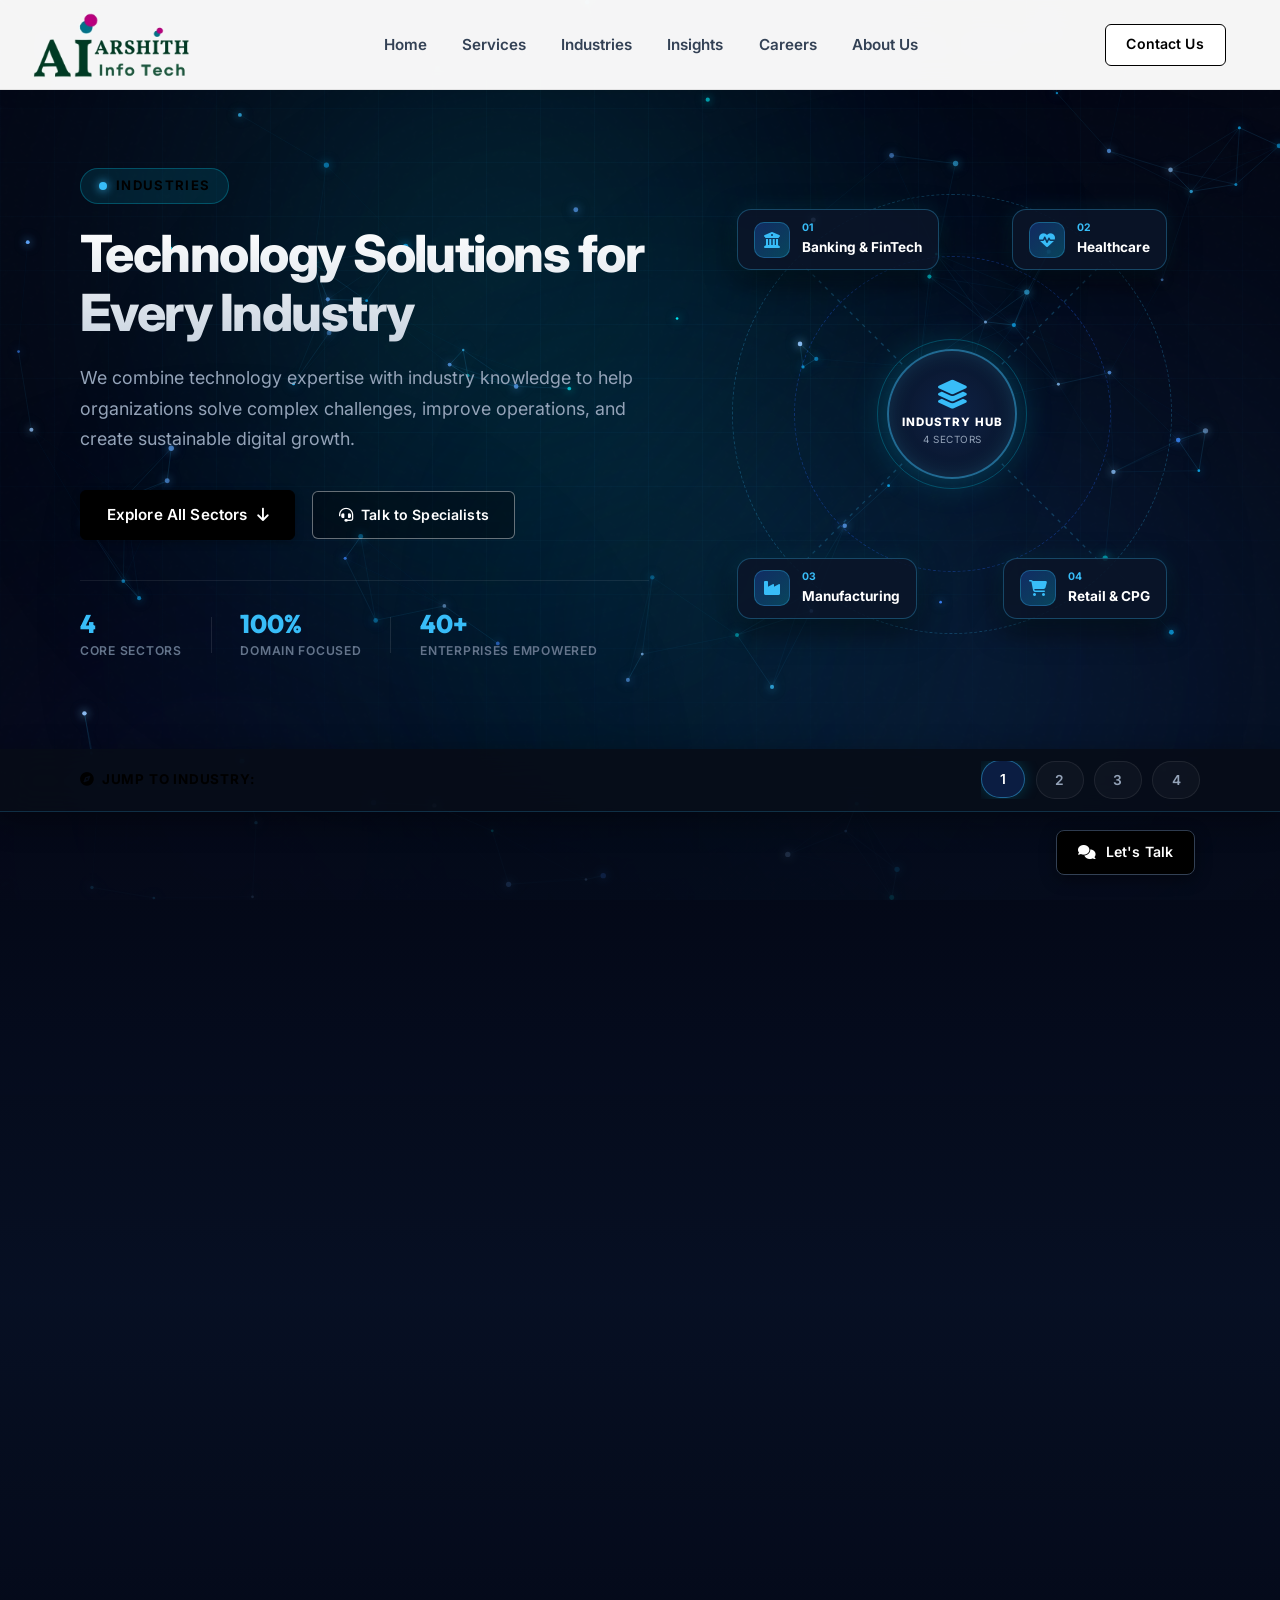
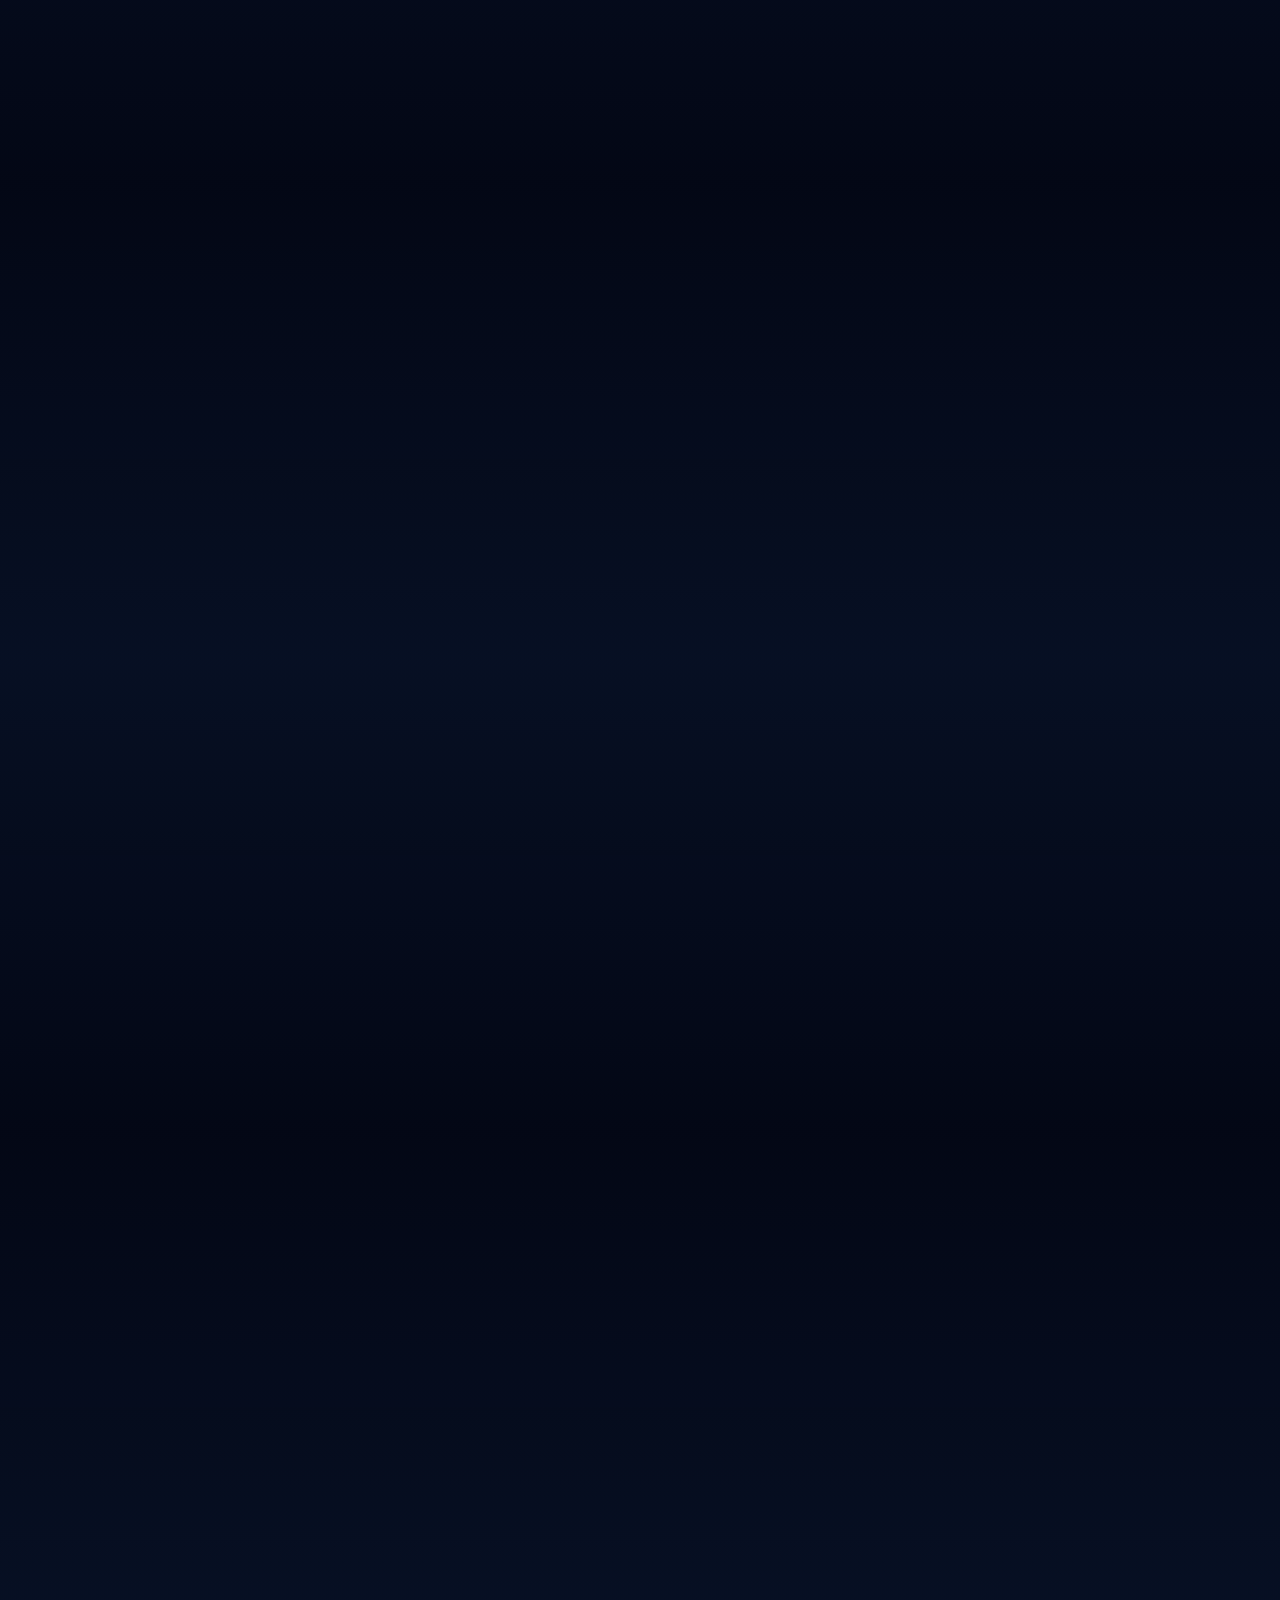
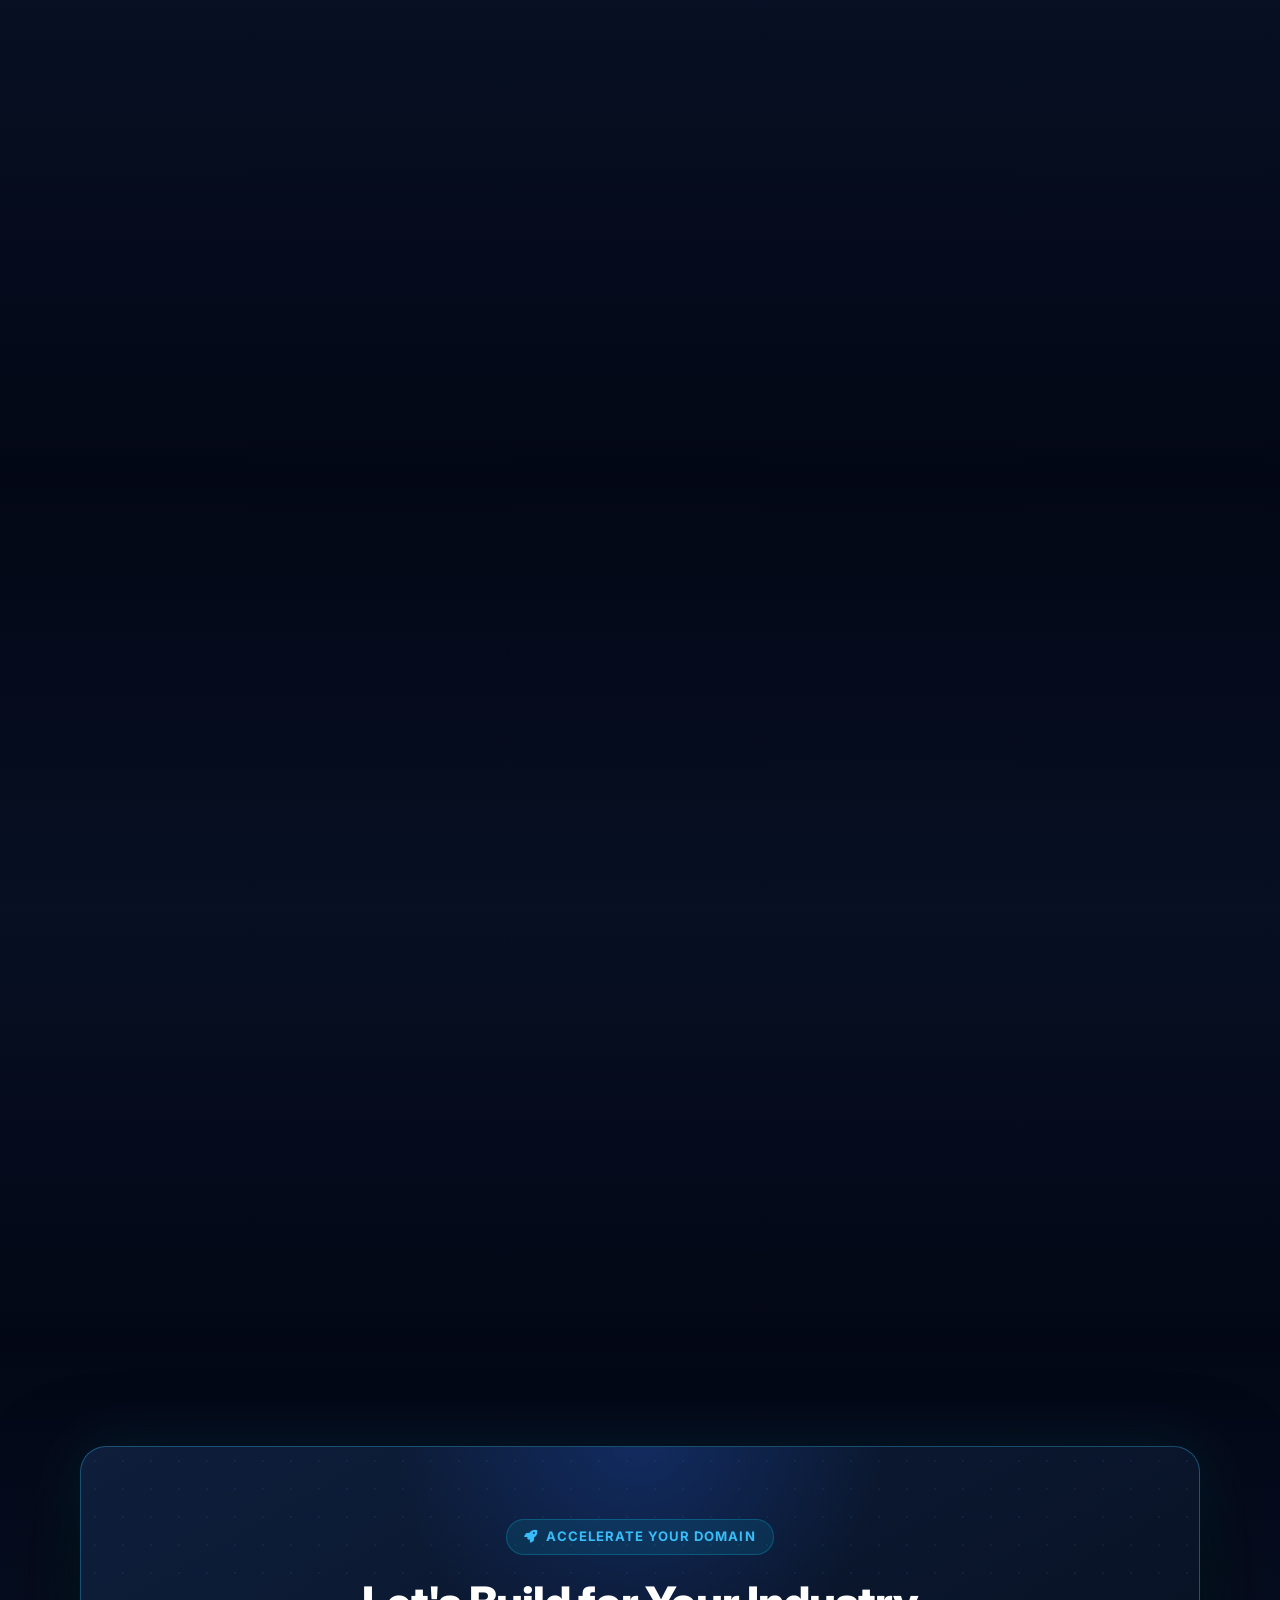
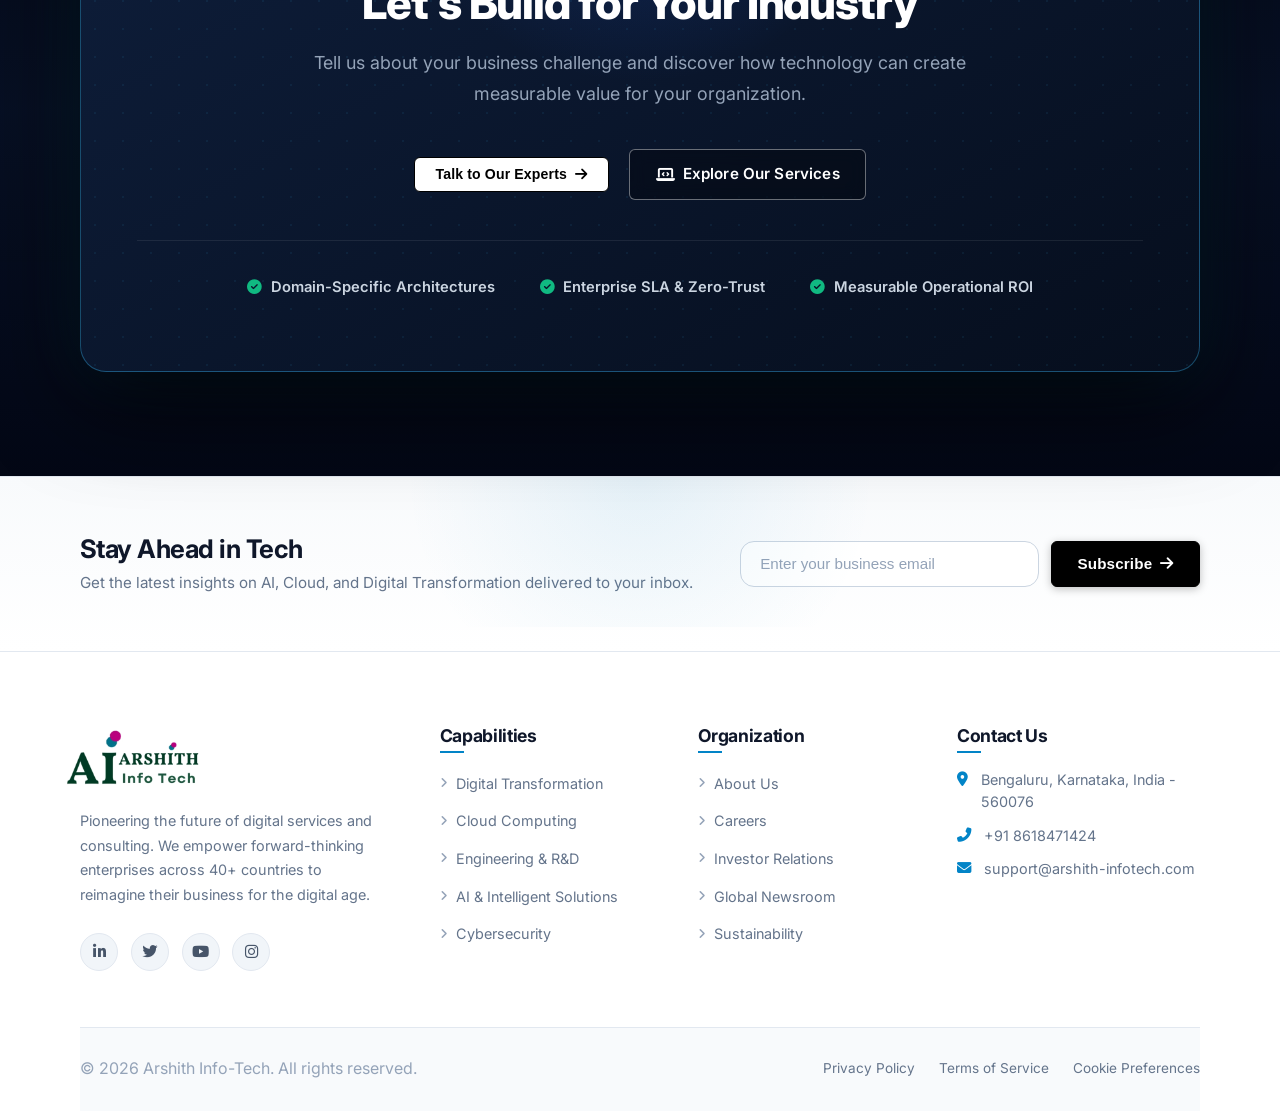
<file: industries.html>
<!DOCTYPE html>
<html lang="en">

<head>
  <meta charset="UTF-8">
  <meta name="viewport" content="width=device-width, initial-scale=1.0">
  <title>Industries | Arshith Info-Tech - Technology Solutions for Every Industry</title>
  <meta name="description"
    content="We combine technology expertise with industry knowledge to help organizations solve complex challenges, improve operations, and create sustainable digital growth across Banking, Healthcare, Manufacturing, and Retail." />

  <!-- Google Fonts -->
  <link rel="preconnect" href="https://fonts.googleapis.com">
  <link rel="preconnect" href="https://fonts.gstatic.com" crossorigin>
  <link href="https://fonts.googleapis.com/css2?family=Inter:wght@400;500;600;700;800;900&family=Outfit:wght@400;500;600;700;800;900&display=swap" rel="stylesheet">
  <!-- FontAwesome -->
  <link rel="stylesheet" href="https://cdnjs.cloudflare.com/ajax/libs/font-awesome/6.4.0/css/all.min.css">
  <!-- Custom CSS -->
  <link rel="stylesheet" href="css/style.css">
  <link rel="stylesheet" href="footer-premium.css">
</head>

<body class="theme-page-cyber-blue page-industries">

  <!-- Global Animated Background (Interactive Constellation Canvas + Ambient Aurora Glow) -->
  <div class="global-aurora-bg">
    <div class="aurora-orb aurora-orb-1"></div>
    <div class="aurora-orb aurora-orb-2"></div>
    <div class="aurora-orb aurora-orb-3"></div>
    <div class="aurora-orb aurora-orb-4"></div>
  </div>
  <canvas id="globalParticlesCanvas"></canvas>

  <!-- Navbar (Exact Same Header Component) -->
  <nav class="navbar">
    <div class="container">
      <a href="index.html" class="logo">
        <img src="assets/images/logo-official.png" alt="Arshith Info-Tech" class="logo-img">
      </a>
      <ul class="nav-links">
        <div class="drawer-brand">
          <img src="assets/images/logo-official.png" alt="Arshith Info-Tech" class="logo-img">
        </div>
        <button class="drawer-close" aria-label="Close menu"><i class="fas fa-times"></i></button>
        <li><a href="index.html"><i class="fas fa-house"></i> Home</a></li>
        <li><a href="services.html"><i class="fas fa-laptop-code"></i> Services</a></li>
        <li><a href="industries.html" class="active"><i class="fas fa-layer-group"></i> Industries</a></li>
        <li><a href="insights.html"><i class="fas fa-newspaper"></i> Insights</a></li>
        <li><a href="careers.html"><i class="fas fa-briefcase"></i> Careers</a></li>
        <li><a href="about-infotech.html"><i class="fas fa-building"></i> About Us</a></li>
        <li class="drawer-cta-item"><a href="javascript:void(0)" class="btn btn-primary drawer-cta-btn" aria-haspopup="dialog"><i class="fas fa-paper-plane"></i> Contact Us</a></li>
      </ul>
      <a href="javascript:void(0)" class="btn btn-primary nav-cta" aria-haspopup="dialog">Contact Us</a>
      <div class="menu-toggle" aria-label="Open Navigation Menu">
        <i class="fas fa-bars"></i>
      </div>
    </div>
  </nav>

  <!-- Mobile Menu Overlay -->
  <div id="menuOverlay"></div>

  <!-- ===================================================
       1. INDUSTRIES PAGE HERO SECTION (Unique Visual Experience)
       =================================================== -->
  <header class="industries-hero-section">
    <div class="container">
      <div class="industries-hero-grid">
        
        <!-- Hero Text Content -->
        <div class="industries-hero-text reveal-left">
          <div class="industry-hero-badge">
            <span class="pulse-indicator"></span> INDUSTRIES
          </div>
          <h1 class="industries-hero-title">
            Technology Solutions for Every Industry
          </h1>
          <p class="industries-hero-desc">
            We combine technology expertise with industry knowledge to help organizations solve complex challenges, improve operations, and create sustainable digital growth.
          </p>
          
          <div class="industries-hero-actions">
            <a href="#banking-fintech" class="btn btn-primary btn-hero-explore">
              <span>Explore All Sectors</span>
              <i class="fas fa-arrow-down"></i>
            </a>
            <a href="javascript:void(0)" class="btn btn-outline nav-cta" aria-haspopup="dialog">
              <i class="fas fa-headset"></i> Talk to Specialists
            </a>
          </div>

          <!-- Quick Sector Highlights Counter -->
          <div class="industry-stats-strip">
            <div class="stat-pill">
              <span class="stat-val">4</span>
              <span class="stat-lbl">Core Sectors</span>
            </div>
            <div class="stat-divider"></div>
            <div class="stat-pill">
              <span class="stat-val">100%</span>
              <span class="stat-lbl">Domain Focused</span>
            </div>
            <div class="stat-divider"></div>
            <div class="stat-pill">
              <span class="stat-val">40+</span>
              <span class="stat-lbl">Enterprises Empowered</span>
            </div>
          </div>
        </div>

        <!-- Hero Interactive Sector Constellation Hub Visual -->
        <div class="industries-hero-visual reveal-right">
          <div class="industry-matrix-hub">
            <div class="matrix-orbit orbit-outer"></div>
            <div class="matrix-orbit orbit-inner"></div>
            <div class="matrix-center-core">
              <div class="core-ring-pulse"></div>
              <i class="fas fa-layer-group core-icon"></i>
              <span class="core-title">INDUSTRY HUB</span>
              <span class="core-sub">4 SECTORS</span>
            </div>

            <!-- Connected Industry Nodes -->
            <a href="#banking-fintech" class="hub-node node-fintech" title="Banking & FinTech">
              <div class="node-icon-wrap"><i class="fas fa-building-columns"></i></div>
              <div class="node-meta">
                <span class="node-tag">01</span>
                <strong>Banking &amp; FinTech</strong>
              </div>
            </a>

            <a href="#healthcare" class="hub-node node-healthcare" title="Healthcare">
              <div class="node-icon-wrap"><i class="fas fa-heart-pulse"></i></div>
              <div class="node-meta">
                <span class="node-tag">02</span>
                <strong>Healthcare</strong>
              </div>
            </a>

            <a href="#manufacturing" class="hub-node node-manufacturing" title="Manufacturing">
              <div class="node-icon-wrap"><i class="fas fa-industry"></i></div>
              <div class="node-meta">
                <span class="node-tag">03</span>
                <strong>Manufacturing</strong>
              </div>
            </a>

            <a href="#retail-cpg" class="hub-node node-retail" title="Retail & CPG">
              <div class="node-icon-wrap"><i class="fas fa-cart-shopping"></i></div>
              <div class="node-meta">
                <span class="node-tag">04</span>
                <strong>Retail &amp; CPG</strong>
              </div>
            </a>

            <!-- Ambient Connecting Laser Beams -->
            <svg class="hub-conduits-svg" viewBox="0 0 500 500">
              <line x1="250" y1="250" x2="80" y2="80" class="conduit-line line-1"></line>
              <line x1="250" y1="250" x2="420" y2="80" class="conduit-line line-2"></line>
              <line x1="250" y1="250" x2="80" y2="420" class="conduit-line line-3"></line>
              <line x1="250" y1="250" x2="420" y2="420" class="conduit-line line-4"></line>
            </svg>
          </div>
        </div>

      </div>
    </div>
  </header>

  <!-- ===================================================
       2. STICKY INDUSTRY NAVIGATION INDICATOR
       =================================================== -->
  <nav class="industry-quickbar" id="industryQuickbar" aria-label="Industry navigation bar">
    <div class="container quickbar-container">
      <div class="quickbar-label">
        <i class="fas fa-compass"></i> <span>Jump to Industry:</span>
      </div>
      <div class="quickbar-links">
        <a href="#banking-fintech" class="quickbar-link active" data-target="banking-fintech">
          <span class="link-num">01</span> Banking &amp; FinTech
        </a>
        <a href="#healthcare" class="quickbar-link" data-target="healthcare">
          <span class="link-num">02</span> Healthcare
        </a>
        <a href="#manufacturing" class="quickbar-link" data-target="manufacturing">
          <span class="link-num">03</span> Manufacturing
        </a>
        <a href="#retail-cpg" class="quickbar-link" data-target="retail-cpg">
          <span class="link-num">04</span> Retail &amp; CPG
        </a>
      </div>
    </div>
  </nav>

  <!-- ===================================================
       3. INDUSTRY SHOWCASE — ALTERNATING IMMERSIVE SECTIONS
       =================================================== -->
  <main class="industries-showcase-wrapper">

    <!-- ──────────────────────────────────────────────────
         01 — BANKING & FINTECH (Visual Left + Content Right)
         ────────────────────────────────────────────────── -->
    <section id="banking-fintech" class="industry-section-item section-padding">
      <div class="container">
        <div class="industry-row-grid layout-visual-left">
          
          <!-- Large Industry Visual with Live Cyber HUD -->
          <div class="industry-visual-col reveal-left">
            <div class="industry-image-card">
              <div class="industry-img-box">
                <img src="assets/images/fintech-banking.jpg" alt="Banking & FinTech Technology Dashboard" class="industry-img" loading="lazy">
                <div class="image-gradient-overlay"></div>
              </div>
              <!-- Floating Live Telemetry HUD Tag -->
              <div class="industry-floating-hud hud-top-right">
                <div class="hud-indicator-dot"></div>
                <div class="hud-info">
                  <strong>FinTech Engine 4.0</strong>
                  <span>99.999% Transaction Reliability</span>
                </div>
              </div>
              <div class="industry-floating-hud hud-bottom-left">
                <i class="fas fa-shield-check hud-icon"></i>
                <div class="hud-info">
                  <strong>Zero-Trust Banking</strong>
                  <span>Real-Time Fraud Prevention</span>
                </div>
              </div>
            </div>
          </div>

          <!-- Industry Information & Key Areas -->
          <div class="industry-content-col reveal-right">
            <div class="industry-badge-meta">
              <span class="industry-number-tag">01</span>
              <span class="industry-category">FINANCIAL SERVICES</span>
            </div>
            
            <h2 class="industry-title">Banking &amp; FinTech</h2>
            
            <p class="industry-lead-desc">
              Helping financial organizations modernize banking experiences, strengthen security, and build intelligent financial platforms.
            </p>
            
            <p class="industry-sub-desc">
              We empower financial institutions, neo-banks, and wealth managers to navigate regulatory complexity, eliminate legacy core bottlenecks, and deliver hyper-personalized digital transactions.
            </p>

            <div class="industry-key-areas-header">
              <i class="fas fa-cube"></i> <span>Core Focus Areas:</span>
            </div>

            <!-- Key Focus Areas 4-Grid -->
            <div class="key-areas-grid">
              <div class="key-area-item">
                <div class="area-icon"><i class="fas fa-mobile-screen-button"></i></div>
                <div class="area-text">
                  <strong>Digital Banking</strong>
                  <span>Next-gen mobile banking and frictionless client journeys</span>
                </div>
              </div>

              <div class="key-area-item">
                <div class="area-icon"><i class="fas fa-money-bill-transfer"></i></div>
                <div class="area-text">
                  <strong>Payments &amp; Financial Platforms</strong>
                  <span>Instant payment rails, ISO 20022, and smart settlements</span>
                </div>
              </div>

              <div class="key-area-item">
                <div class="area-icon"><i class="fas fa-shield-halved"></i></div>
                <div class="area-text">
                  <strong>Risk &amp; Fraud Management</strong>
                  <span>AI anomaly detection, automated AML, and compliance</span>
                </div>
              </div>

              <div class="key-area-item">
                <div class="area-icon"><i class="fas fa-chart-line"></i></div>
                <div class="area-text">
                  <strong>Financial Analytics</strong>
                  <span>Predictive credit scoring and portfolio intelligence</span>
                </div>
              </div>
            </div>

            <div class="industry-actions">
              <button type="button" class="btn btn-primary btn-explore-industry" data-open-industry-modal="fintech">
                <span>Explore Industry Details</span>
                <i class="fas fa-arrow-right"></i>
              </button>
              <a href="javascript:void(0)" class="btn btn-outline nav-cta" aria-haspopup="dialog">
                <i class="fas fa-comments"></i> Inquire FinTech Solutions
              </a>
            </div>

          </div>

        </div>
      </div>
    </section>

    <!-- ──────────────────────────────────────────────────
         02 — HEALTHCARE (Content Left + Visual Right)
         ────────────────────────────────────────────────── -->
    <section id="healthcare" class="industry-section-item section-padding bg-alt-subtle">
      <div class="container">
        <div class="industry-row-grid layout-visual-right">
          
          <!-- Industry Information & Key Areas -->
          <div class="industry-content-col reveal-left">
            <div class="industry-badge-meta">
              <span class="industry-number-tag">02</span>
              <span class="industry-category">LIFE SCIENCES &amp; CLINICAL CARE</span>
            </div>
            
            <h2 class="industry-title">Healthcare</h2>
            
            <p class="industry-lead-desc">
              Enabling healthcare organizations with secure digital platforms, connected patient experiences, intelligent data solutions, and efficient workflows.
            </p>
            
            <p class="industry-sub-desc">
              From HIPAA-compliant clinical cloud platforms to AI-assisted diagnostic pipelines, we engineer resilient software architectures that protect sensitive health data and enhance patient care.
            </p>

            <div class="industry-key-areas-header">
              <i class="fas fa-cube"></i> <span>Core Focus Areas:</span>
            </div>

            <!-- Key Focus Areas 4-Grid -->
            <div class="key-areas-grid">
              <div class="key-area-item">
                <div class="area-icon"><i class="fas fa-laptop-medical"></i></div>
                <div class="area-text">
                  <strong>Digital Health Platforms</strong>
                  <span>Interoperable EHR/EMR architectures and FHIR data pipelines</span>
                </div>
              </div>

              <div class="key-area-item">
                <div class="area-icon"><i class="fas fa-hospital-user"></i></div>
                <div class="area-text">
                  <strong>Patient Experience</strong>
                  <span>Connected telehealth, mobile health portals, and triage bots</span>
                </div>
              </div>

              <div class="key-area-item">
                <div class="area-icon"><i class="fas fa-dna"></i></div>
                <div class="area-text">
                  <strong>Healthcare Analytics</strong>
                  <span>Predictive diagnostic models and population health telemetry</span>
                </div>
              </div>

              <div class="key-area-item">
                <div class="area-icon"><i class="fas fa-robot"></i></div>
                <div class="area-text">
                  <strong>Workflow Automation</strong>
                  <span>Automated clinical documentation and claim validation</span>
                </div>
              </div>
            </div>

            <div class="industry-actions">
              <button type="button" class="btn btn-primary btn-explore-industry" data-open-industry-modal="healthcare">
                <span>Explore Industry Details</span>
                <i class="fas fa-arrow-right"></i>
              </button>
              <a href="javascript:void(0)" class="btn btn-outline nav-cta" aria-haspopup="dialog">
                <i class="fas fa-comments"></i> Inquire Healthcare Solutions
              </a>
            </div>

          </div>

          <!-- Large Industry Visual with Live Medical HUD -->
          <div class="industry-visual-col reveal-right">
            <div class="industry-image-card">
              <div class="industry-img-box">
                <img src="assets/images/healthcare-tech.jpg" alt="Healthcare Technology and Clinical Intelligence" class="industry-img" loading="lazy">
                <div class="image-gradient-overlay"></div>
              </div>
              <!-- Floating Live Telemetry HUD Tag -->
              <div class="industry-floating-hud hud-top-left">
                <div class="hud-indicator-dot"></div>
                <div class="hud-info">
                  <strong>HIPAA / HITECH Compliant</strong>
                  <span>End-to-End Clinical Encryption</span>
                </div>
              </div>
              <div class="industry-floating-hud hud-bottom-right">
                <i class="fas fa-heartbeat hud-icon"></i>
                <div class="hud-info">
                  <strong>Diagnostic AI Network</strong>
                  <span>Real-Time Clinical Telemetry</span>
                </div>
              </div>
            </div>
          </div>

        </div>
      </div>
    </section>

    <!-- ──────────────────────────────────────────────────
         03 — MANUFACTURING (Visual Left + Content Right)
         ────────────────────────────────────────────────── -->
    <section id="manufacturing" class="industry-section-item section-padding">
      <div class="container">
        <div class="industry-row-grid layout-visual-left">
          
          <!-- Large Industry Visual with Live Smart Factory HUD -->
          <div class="industry-visual-col reveal-left">
            <div class="industry-image-card">
              <div class="industry-img-box">
                <img src="assets/images/smart-manufacturing.png" alt="Smart Manufacturing & Industrial Automation" class="industry-img" loading="lazy">
                <div class="image-gradient-overlay"></div>
              </div>
              <!-- Floating Live Telemetry HUD Tag -->
              <div class="industry-floating-hud hud-top-right">
                <div class="hud-indicator-dot"></div>
                <div class="hud-info">
                  <strong>Industry 4.0 Telemetry</strong>
                  <span>Active Shopfloor Synchronization</span>
                </div>
              </div>
              <div class="industry-floating-hud hud-bottom-left">
                <i class="fas fa-gears hud-icon"></i>
                <div class="hud-info">
                  <strong>Predictive Maintenance</strong>
                  <span>Zero Unplanned Machine Downtime</span>
                </div>
              </div>
            </div>
          </div>

          <!-- Industry Information & Key Areas -->
          <div class="industry-content-col reveal-right">
            <div class="industry-badge-meta">
              <span class="industry-number-tag">03</span>
              <span class="industry-category">INDUSTRY 4.0 &amp; OPERATIONS</span>
            </div>
            
            <h2 class="industry-title">Manufacturing</h2>
            
            <p class="industry-lead-desc">
              Helping manufacturers connect operations, automate processes, and use real-time intelligence to create smarter and more efficient industrial environments.
            </p>
            
            <p class="industry-sub-desc">
              We bridge operational technology (OT) with enterprise IT to unlock holistic industrial IoT telemetry, automated quality assurance, digital twin simulation, and resilient supply chain networks.
            </p>

            <div class="industry-key-areas-header">
              <i class="fas fa-cube"></i> <span>Core Focus Areas:</span>
            </div>

            <!-- Key Focus Areas 4-Grid -->
            <div class="key-areas-grid">
              <div class="key-area-item">
                <div class="area-icon"><i class="fas fa-industry"></i></div>
                <div class="area-text">
                  <strong>Smart Manufacturing</strong>
                  <span>Digital twin production lines and real-time shopfloor MES</span>
                </div>
              </div>

              <div class="key-area-item">
                <div class="area-icon"><i class="fas fa-microchip"></i></div>
                <div class="area-text">
                  <strong>Industrial Automation</strong>
                  <span>Robotic process automation and PLC/SCADA cloud telemetry</span>
                </div>
              </div>

              <div class="key-area-item">
                <div class="area-icon"><i class="fas fa-network-wired"></i></div>
                <div class="area-text">
                  <strong>IoT &amp; Connected Operations</strong>
                  <span>Industrial edge sensor fabrics and asset tracking systems</span>
                </div>
              </div>

              <div class="key-area-item">
                <div class="area-icon"><i class="fas fa-wrench"></i></div>
                <div class="area-text">
                  <strong>Predictive Maintenance</strong>
                  <span>Vibration/thermal anomaly detection and automated work orders</span>
                </div>
              </div>
            </div>

            <div class="industry-actions">
              <button type="button" class="btn btn-primary btn-explore-industry" data-open-industry-modal="manufacturing">
                <span>Explore Industry Details</span>
                <i class="fas fa-arrow-right"></i>
              </button>
              <a href="javascript:void(0)" class="btn btn-outline nav-cta" aria-haspopup="dialog">
                <i class="fas fa-comments"></i> Inquire Manufacturing Solutions
              </a>
            </div>

          </div>

        </div>
      </div>
    </section>

    <!-- ──────────────────────────────────────────────────
         04 — RETAIL & CPG (Content Left + Visual Right)
         ────────────────────────────────────────────────── -->
    <section id="retail-cpg" class="industry-section-item section-padding bg-alt-subtle">
      <div class="container">
        <div class="industry-row-grid layout-visual-right">
          
          <!-- Industry Information & Key Areas -->
          <div class="industry-content-col reveal-left">
            <div class="industry-badge-meta">
              <span class="industry-number-tag">04</span>
              <span class="industry-category">COMMERCE &amp; CONSUMER GOODS</span>
            </div>
            
            <h2 class="industry-title">Retail &amp; CPG</h2>
            
            <p class="industry-lead-desc">
              Creating connected commerce experiences that help retailers and consumer brands understand customers, optimize operations, and grow through digital innovation.
            </p>
            
            <p class="industry-sub-desc">
              We engineer headless e-commerce architectures, AI recommendation engines, dynamic pricing frameworks, and real-time omnichannel inventory engines to maximize lifetime customer value.
            </p>

            <div class="industry-key-areas-header">
              <i class="fas fa-cube"></i> <span>Core Focus Areas:</span>
            </div>

            <!-- Key Focus Areas 4-Grid -->
            <div class="key-areas-grid">
              <div class="key-area-item">
                <div class="area-icon"><i class="fas fa-bag-shopping"></i></div>
                <div class="area-text">
                  <strong>Digital Commerce</strong>
                  <span>Composable, headless e-commerce and microservices storefronts</span>
                </div>
              </div>

              <div class="key-area-item">
                <div class="area-icon"><i class="fas fa-wand-magic-sparkles"></i></div>
                <div class="area-text">
                  <strong>Customer Experience</strong>
                  <span>Hyper-personalized recommendation systems and loyalty hubs</span>
                </div>
              </div>

              <div class="key-area-item">
                <div class="area-icon"><i class="fas fa-chart-pie"></i></div>
                <div class="area-text">
                  <strong>Retail Analytics</strong>
                  <span>Consumer sentiment analysis and dynamic basket intelligence</span>
                </div>
              </div>

              <div class="key-area-item">
                <div class="area-icon"><i class="fas fa-boxes-packing"></i></div>
                <div class="area-text">
                  <strong>Omnichannel Solutions</strong>
                  <span>Unified POS, automated fulfillment, and smart inventory</span>
                </div>
              </div>
            </div>

            <div class="industry-actions">
              <button type="button" class="btn btn-primary btn-explore-industry" data-open-industry-modal="retail">
                <span>Explore Industry Details</span>
                <i class="fas fa-arrow-right"></i>
              </button>
              <a href="javascript:void(0)" class="btn btn-outline nav-cta" aria-haspopup="dialog">
                <i class="fas fa-comments"></i> Inquire Retail Solutions
              </a>
            </div>

          </div>

          <!-- Large Industry Visual with Live Retail HUD -->
          <div class="industry-visual-col reveal-right">
            <div class="industry-image-card">
              <div class="industry-img-box">
                <img src="assets/images/retail-commerce.jpg" alt="Retail and Digital Commerce Innovation" class="industry-img" loading="lazy">
                <div class="image-gradient-overlay"></div>
              </div>
              <!-- Floating Live Telemetry HUD Tag -->
              <div class="industry-floating-hud hud-top-left">
                <div class="hud-indicator-dot"></div>
                <div class="hud-info">
                  <strong>Omnichannel Cloud</strong>
                  <span>Real-Time Inventory Routing</span>
                </div>
              </div>
              <div class="industry-floating-hud hud-bottom-right">
                <i class="fas fa-cart-arrow-down hud-icon"></i>
                <div class="hud-info">
                  <strong>Personalization Engine</strong>
                  <span>AI Predictive Merchandising</span>
                </div>
              </div>
            </div>
          </div>

        </div>
      </div>
    </section>

  </main>

  <!-- ===================================================
       4. FINAL CALL TO ACTION (Distinct from Services)
       =================================================== -->
  <section class="industry-final-cta-section section-padding">
    <div class="container">
      <div class="industry-cta-card reveal-scale">
        <div class="cta-cyber-grid"></div>
        <div class="cta-ambient-glow"></div>
        
        <div class="industry-cta-content">
          <div class="industry-cta-badge">
            <i class="fas fa-rocket"></i> ACCELERATE YOUR DOMAIN
          </div>
          <h2 class="industry-cta-heading">Let's Build for Your Industry</h2>
          <p class="industry-cta-description">
            Tell us about your business challenge and discover how technology can create measurable value for your organization.
          </p>
          <div class="industry-cta-buttons">
            <button type="button" class="btn btn-primary btn-cta-large nav-cta" aria-haspopup="dialog">
              <span>Talk to Our Experts</span>
              <i class="fas fa-arrow-right"></i>
            </button>
            <a href="services.html" class="btn btn-outline">
              <i class="fas fa-laptop-code"></i> Explore Our Services
            </a>
          </div>
        </div>

        <div class="industry-cta-features">
          <div class="cta-feature-item">
            <i class="fas fa-circle-check"></i>
            <span>Domain-Specific Architectures</span>
          </div>
          <div class="cta-feature-item">
            <i class="fas fa-circle-check"></i>
            <span>Enterprise SLA &amp; Zero-Trust</span>
          </div>
          <div class="cta-feature-item">
            <i class="fas fa-circle-check"></i>
            <span>Measurable Operational ROI</span>
          </div>
        </div>
      </div>
    </div>
  </section>

  <!-- ===================================================
       5. 4 INDIVIDUAL INDUSTRY DETAIL POPUP MODALS
       =================================================== -->

  <!-- Modal 1: Banking & FinTech ONLY -->
  <div id="modal-industry-fintech" class="industry-detail-modal" role="dialog" aria-modal="true" aria-labelledby="modalTitle-fintech">
    <div class="modal-box industry-modal-box">
      <button class="modal-close industry-modal-close" aria-label="Close modal"><i class="fas fa-times"></i></button>
      
      <div class="industry-modal-header">
        <div class="ind-modal-icon-badge"><i class="fas fa-building-columns"></i></div>
        <div class="ind-modal-title-wrap">
          <span class="ind-modal-tag">Industry 01 • Financial Services</span>
          <h2 id="modalTitle-fintech" class="industry-modal-title">Banking &amp; FinTech</h2>
        </div>
      </div>

      <div class="industry-modal-body">
        <div class="industry-modal-banner">
          <img src="assets/images/fintech-banking.jpg" alt="Banking & FinTech Visual" class="modal-banner-img">
        </div>

        <div class="industry-modal-overview">
          <h4>Overview</h4>
          <p>We help financial institutions modernize their technology landscape with secure, scalable, and intelligent solutions that improve digital banking, financial operations, and customer experiences.</p>
        </div>

        <div class="industry-modal-solutions">
          <h4 class="solutions-heading"><i class="fas fa-sparkles"></i> Key Solutions:</h4>
          <ul class="industry-solutions-list">
            <li><i class="fas fa-circle-check"></i> <strong>Digital banking platforms:</strong> Omnichannel mobile and web banking infrastructures with sub-second responsiveness.</li>
            <li><i class="fas fa-circle-check"></i> <strong>Payment solutions:</strong> High-throughput real-time payment gateways, ISO 20022 rails, and distributed ledger settlements.</li>
            <li><i class="fas fa-circle-check"></i> <strong>Fraud and risk analytics:</strong> Machine learning behavioral analytics for instant anomaly detection and automated compliance.</li>
            <li><i class="fas fa-circle-check"></i> <strong>Financial data solutions:</strong> Centralized real-time ledger intelligence, data mesh architecture, and regulatory reporting.</li>
            <li><i class="fas fa-circle-check"></i> <strong>Customer experience platforms:</strong> AI financial assistants, tailored wealth advisory tools, and automated onboarding.</li>
          </ul>
        </div>
      </div>

      <div class="industry-modal-footer">
        <button type="button" class="btn btn-outline industry-modal-close">
          <i class="fas fa-arrow-left"></i> Back to Industries
        </button>
        <button type="button" class="btn btn-primary nav-cta" aria-haspopup="dialog">
          <span>Talk to Our Experts</span>
          <i class="fas fa-arrow-right"></i>
        </button>
      </div>
    </div>
  </div>

  <!-- Modal 2: Healthcare ONLY -->
  <div id="modal-industry-healthcare" class="industry-detail-modal" role="dialog" aria-modal="true" aria-labelledby="modalTitle-healthcare">
    <div class="modal-box industry-modal-box">
      <button class="modal-close industry-modal-close" aria-label="Close modal"><i class="fas fa-times"></i></button>
      
      <div class="industry-modal-header">
        <div class="ind-modal-icon-badge"><i class="fas fa-heart-pulse"></i></div>
        <div class="ind-modal-title-wrap">
          <span class="ind-modal-tag">Industry 02 • Life Sciences &amp; Healthcare</span>
          <h2 id="modalTitle-healthcare" class="industry-modal-title">Healthcare</h2>
        </div>
      </div>

      <div class="industry-modal-body">
        <div class="industry-modal-banner">
          <img src="assets/images/healthcare-tech.jpg" alt="Healthcare Technology Visual" class="modal-banner-img">
        </div>

        <div class="industry-modal-overview">
          <h4>Overview</h4>
          <p>We deliver secure, HIPAA-compliant digital health ecosystems, telehealth architectures, and predictive analytics that modernize clinical workflows and elevate patient outcomes.</p>
        </div>

        <div class="industry-modal-solutions">
          <h4 class="solutions-heading"><i class="fas fa-sparkles"></i> Key Solutions:</h4>
          <ul class="industry-solutions-list">
            <li><i class="fas fa-circle-check"></i> <strong>Digital health platforms:</strong> Scalable cloud clinical management platforms with seamless EHR/EMR interoperability.</li>
            <li><i class="fas fa-circle-check"></i> <strong>Patient experience:</strong> Unified telehealth consults, self-service portals, and remote physiological monitoring.</li>
            <li><i class="fas fa-circle-check"></i> <strong>Healthcare analytics:</strong> AI-powered clinical decision support systems and epidemiological trend forecasting.</li>
            <li><i class="fas fa-circle-check"></i> <strong>Workflow automation:</strong> Intelligent medical billing, claim adjudication automation, and digital prescription routing.</li>
            <li><i class="fas fa-circle-check"></i> <strong>Data protection &amp; compliance:</strong> End-to-end encryption complying with HIPAA, HITECH, and global health data standards.</li>
          </ul>
        </div>
      </div>

      <div class="industry-modal-footer">
        <button type="button" class="btn btn-outline industry-modal-close">
          <i class="fas fa-arrow-left"></i> Back to Industries
        </button>
        <button type="button" class="btn btn-primary nav-cta" aria-haspopup="dialog">
          <span>Talk to Our Experts</span>
          <i class="fas fa-arrow-right"></i>
        </button>
      </div>
    </div>
  </div>

  <!-- Modal 3: Manufacturing ONLY -->
  <div id="modal-industry-manufacturing" class="industry-detail-modal" role="dialog" aria-modal="true" aria-labelledby="modalTitle-manufacturing">
    <div class="modal-box industry-modal-box">
      <button class="modal-close industry-modal-close" aria-label="Close modal"><i class="fas fa-times"></i></button>
      
      <div class="industry-modal-header">
        <div class="ind-modal-icon-badge"><i class="fas fa-industry"></i></div>
        <div class="ind-modal-title-wrap">
          <span class="ind-modal-tag">Industry 03 • Smart Factories &amp; IIoT</span>
          <h2 id="modalTitle-manufacturing" class="industry-modal-title">Manufacturing</h2>
        </div>
      </div>

      <div class="industry-modal-body">
        <div class="industry-modal-banner">
          <img src="assets/images/smart-manufacturing.png" alt="Smart Manufacturing Visual" class="modal-banner-img">
        </div>

        <div class="industry-modal-overview">
          <h4>Overview</h4>
          <p>We empower industrial enterprises with smart factory transformation, real-time IoT observability, predictive asset maintenance, and autonomous supply chains.</p>
        </div>

        <div class="industry-modal-solutions">
          <h4 class="solutions-heading"><i class="fas fa-sparkles"></i> Key Solutions:</h4>
          <ul class="industry-solutions-list">
            <li><i class="fas fa-circle-check"></i> <strong>Smart manufacturing:</strong> Shopfloor telemetry, automated Manufacturing Execution Systems (MES), and digital twins.</li>
            <li><i class="fas fa-circle-check"></i> <strong>Industrial automation:</strong> Edge robotic process control, automated assembly lines, and PLC integration.</li>
            <li><i class="fas fa-circle-check"></i> <strong>IoT &amp; connected operations:</strong> High-density sensor fabrics, equipment health tracking, and edge analytics.</li>
            <li><i class="fas fa-circle-check"></i> <strong>Predictive maintenance:</strong> Machine-learning anomaly detection algorithms that eliminate unplanned plant downtime.</li>
            <li><i class="fas fa-circle-check"></i> <strong>Supply chain visibility:</strong> End-to-end logistics tracking, automated inventory buffering, and raw material demand forecasting.</li>
          </ul>
        </div>
      </div>

      <div class="industry-modal-footer">
        <button type="button" class="btn btn-outline industry-modal-close">
          <i class="fas fa-arrow-left"></i> Back to Industries
        </button>
        <button type="button" class="btn btn-primary nav-cta" aria-haspopup="dialog">
          <span>Talk to Our Experts</span>
          <i class="fas fa-arrow-right"></i>
        </button>
      </div>
    </div>
  </div>

  <!-- Modal 4: Retail & CPG ONLY -->
  <div id="modal-industry-retail" class="industry-detail-modal" role="dialog" aria-modal="true" aria-labelledby="modalTitle-retail">
    <div class="modal-box industry-modal-box">
      <button class="modal-close industry-modal-close" aria-label="Close modal"><i class="fas fa-times"></i></button>
      
      <div class="industry-modal-header">
        <div class="ind-modal-icon-badge"><i class="fas fa-cart-shopping"></i></div>
        <div class="ind-modal-title-wrap">
          <span class="ind-modal-tag">Industry 04 • Modern Commerce</span>
          <h2 id="modalTitle-retail" class="industry-modal-title">Retail &amp; CPG</h2>
        </div>
      </div>

      <div class="industry-modal-body">
        <div class="industry-modal-banner">
          <img src="assets/images/retail-commerce.jpg" alt="Retail & CPG Commerce Visual" class="modal-banner-img">
        </div>

        <div class="industry-modal-overview">
          <h4>Overview</h4>
          <p>We accelerate retail transformation through hyper-personalized omnichannel commerce, AI-driven inventory forecasting, and frictionless customer journey orchestrations.</p>
        </div>

        <div class="industry-modal-solutions">
          <h4 class="solutions-heading"><i class="fas fa-sparkles"></i> Key Solutions:</h4>
          <ul class="industry-solutions-list">
            <li><i class="fas fa-circle-check"></i> <strong>Digital commerce:</strong> Composable, API-first headless commerce storefronts engineered for high peak traffic.</li>
            <li><i class="fas fa-circle-check"></i> <strong>Customer experience:</strong> Context-aware AI recommendation engines, dynamic search, and loyalty personalization.</li>
            <li><i class="fas fa-circle-check"></i> <strong>Retail analytics:</strong> Real-time consumer behavior analytics, basket affinity analysis, and dynamic pricing engines.</li>
            <li><i class="fas fa-circle-check"></i> <strong>Omnichannel solutions:</strong> Unified point-of-sale (POS), smart order routing, and automated micro-fulfillment.</li>
            <li><i class="fas fa-circle-check"></i> <strong>Inventory optimization:</strong> Predictive demand forecasting that minimizes stockouts and reduces holding costs.</li>
          </ul>
        </div>
      </div>

      <div class="industry-modal-footer">
        <button type="button" class="btn btn-outline industry-modal-close">
          <i class="fas fa-arrow-left"></i> Back to Industries
        </button>
        <button type="button" class="btn btn-primary nav-cta" aria-haspopup="dialog">
          <span>Talk to Our Experts</span>
          <i class="fas fa-arrow-right"></i>
        </button>
      </div>
    </div>
  </div>

  <!-- ===================================================
       6. GLOBAL PREMIUM FOOTER (Exact Same As Other Pages)
       =================================================== -->
  <footer class="footer">
    <div class="footer-newsletter">
      <div class="container">
        <div class="newsletter-content">
          <div class="newsletter-text">
            <h3>Stay Ahead in Tech</h3>
            <p>Get the latest insights on AI, Cloud, and Digital Transformation delivered to your inbox.</p>
          </div>
          <form class="newsletter-form">
            <input type="email" placeholder="Enter your business email" required>
            <button type="submit" class="btn btn-primary">Subscribe <i class="fas fa-arrow-right"></i></button>
          </form>
        </div>
      </div>
    </div>

    <div class="container">
      <div class="footer-grid">
        <div class="footer-brand">
          <a href="index.html" class="logo footer-logo">
            <img src="assets/images/logo-official.png" alt="Arshith Info-Tech" class="logo-img">
          </a>
          <p class="footer-about">Pioneering the future of digital services and consulting. We empower forward-thinking enterprises across 40+ countries to reimagine their business for the digital age.</p>
          <div class="social-links">
            <a href="#" aria-label="LinkedIn" class="social-icon"><i class="fab fa-linkedin-in"></i></a>
            <a href="#" aria-label="Twitter" class="social-icon"><i class="fab fa-twitter"></i></a>
            <a href="#" aria-label="YouTube" class="social-icon"><i class="fab fa-youtube"></i></a>
            <a href="#" aria-label="Instagram" class="social-icon"><i class="fab fa-instagram"></i></a>
          </div>
        </div>
        <div class="footer-links">
          <h4>Capabilities</h4>
          <ul>
            <li><a href="services.html#digital-transformation"><i class="fas fa-angle-right"></i> Digital Transformation</a></li>
            <li><a href="services.html#cloud-computing"><i class="fas fa-angle-right"></i> Cloud Computing</a></li>
            <li><a href="services.html#engineering-rd"><i class="fas fa-angle-right"></i> Engineering &amp; R&amp;D</a></li>
            <li><a href="services.html#ai-solutions"><i class="fas fa-angle-right"></i> AI &amp; Intelligent Solutions</a></li>
            <li><a href="services.html#cybersecurity"><i class="fas fa-angle-right"></i> Cybersecurity</a></li>
          </ul>
        </div>
        <div class="footer-links">
          <h4>Organization</h4>
          <ul>
            <li><a href="about-infotech.html"><i class="fas fa-angle-right"></i> About Us</a></li>
            <li><a href="index.html#careers"><i class="fas fa-angle-right"></i> Careers</a></li>
            <li><a href="#footer"><i class="fas fa-angle-right"></i> Investor Relations</a></li>
            <li><a href="#footer"><i class="fas fa-angle-right"></i> Global Newsroom</a></li>
            <li><a href="#footer"><i class="fas fa-angle-right"></i> Sustainability</a></li>
          </ul>
        </div>
        <div class="footer-links">
          <h4>Contact Us</h4>
          <ul class="footer-contact-minimal">
            <li><i class="fas fa-map-marker-alt"></i> Bengaluru, Karnataka, India - 560076</li>
            <li><i class="fas fa-phone-alt"></i> +91 8618471424</li>
            <li><i class="fas fa-envelope"></i> support@arshith-infotech.com</li>
          </ul>
        </div>
      </div>
      <div class="footer-bottom">
        <div class="footer-bottom-flex">
          <p>&copy; 2026 Arshith Info-Tech. All rights reserved.</p>
          <div class="legal-links">
            <a href="#">Privacy Policy</a>
            <a href="#">Terms of Service</a>
            <a href="#">Cookie Preferences</a>
          </div>
        </div>
      </div>
    </div>
  </footer>

  <!-- Floating CTA Button -->
  <div class="floating-cta" id="floatingCta">
    <a href="javascript:void(0)" class="floating-cta-btn nav-cta" id="floatingCtaBtn" aria-haspopup="dialog">
      <i class="fas fa-comments"></i>
      <span>Let's Talk</span>
    </a>
  </div>

  <!-- Back to Top -->
  <button id="backToTop" aria-label="Back to top"><i class="fas fa-chevron-up"></i></button>

  <!-- Custom JavaScript -->
  <script src="js/main.js"></script>
</body>

</html>

<!-- Last Updated: 2026-09-04T07:32:27.501Z -->
</file>
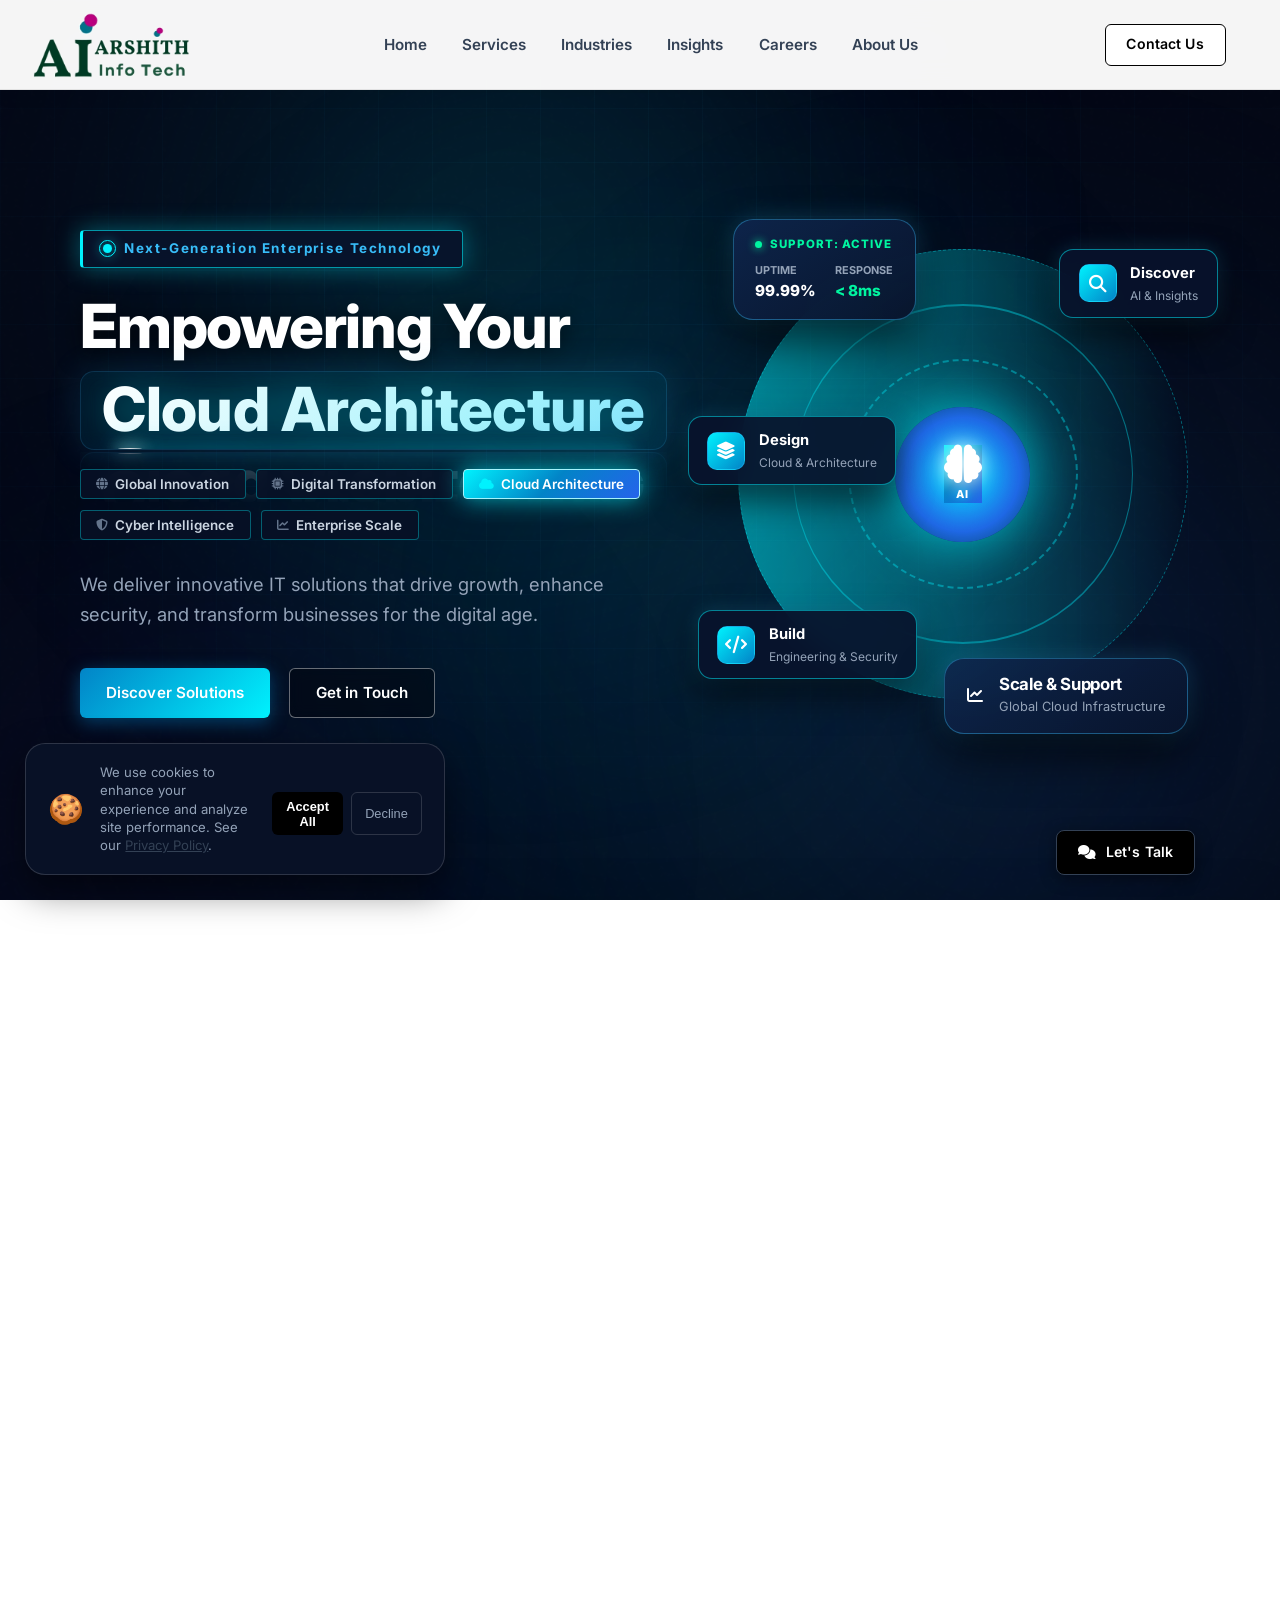
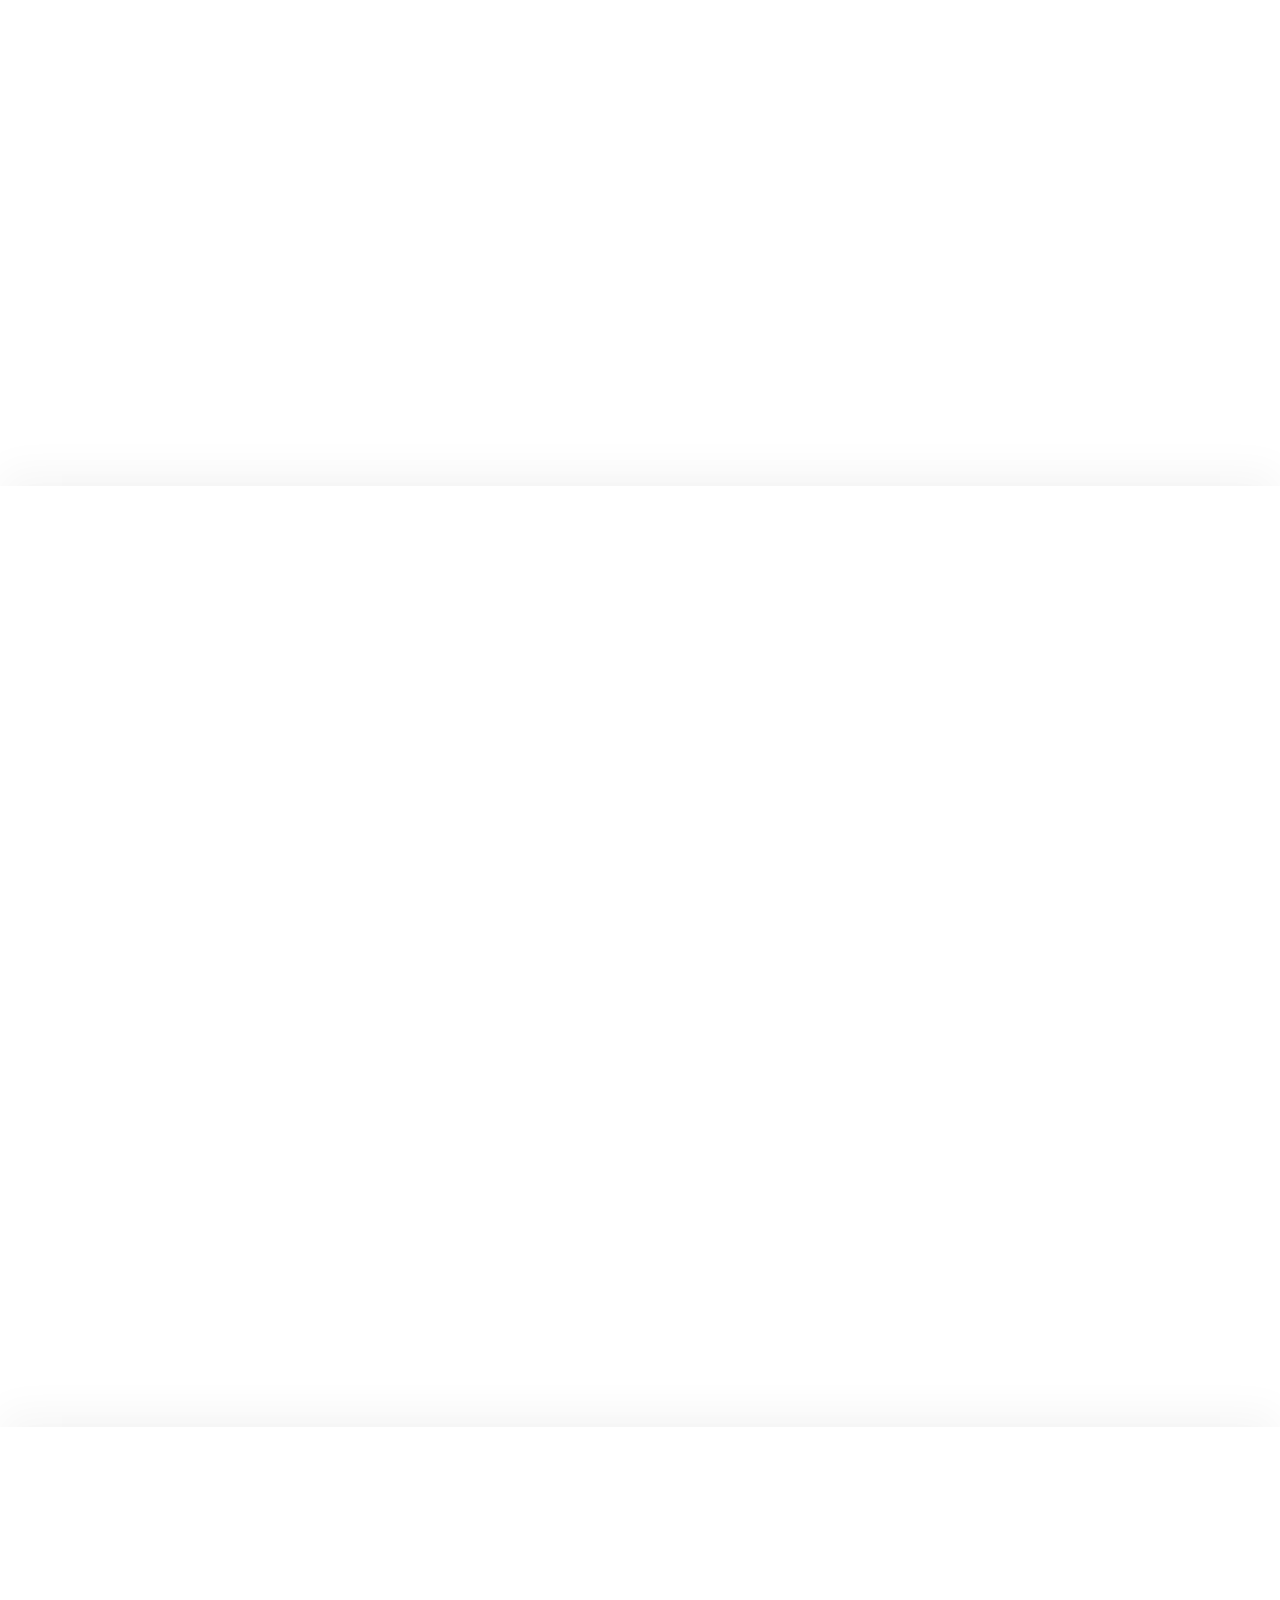
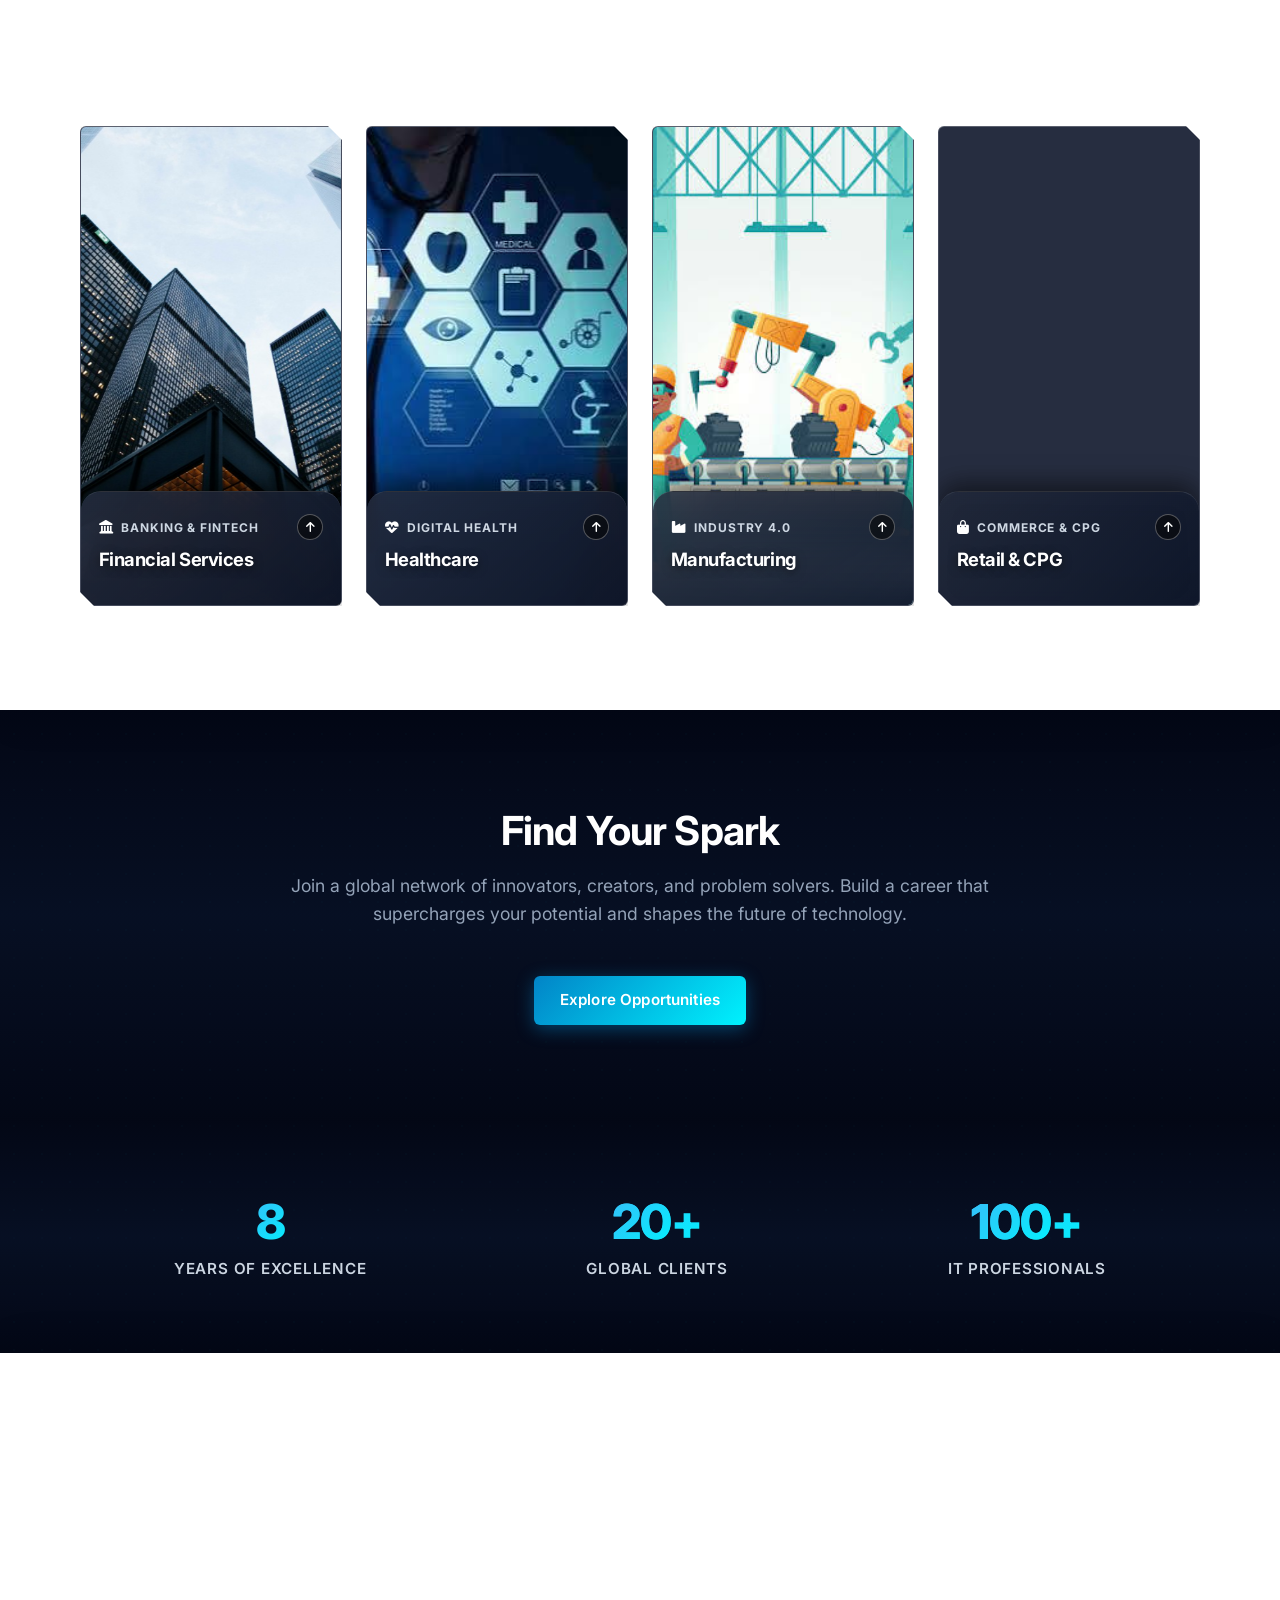
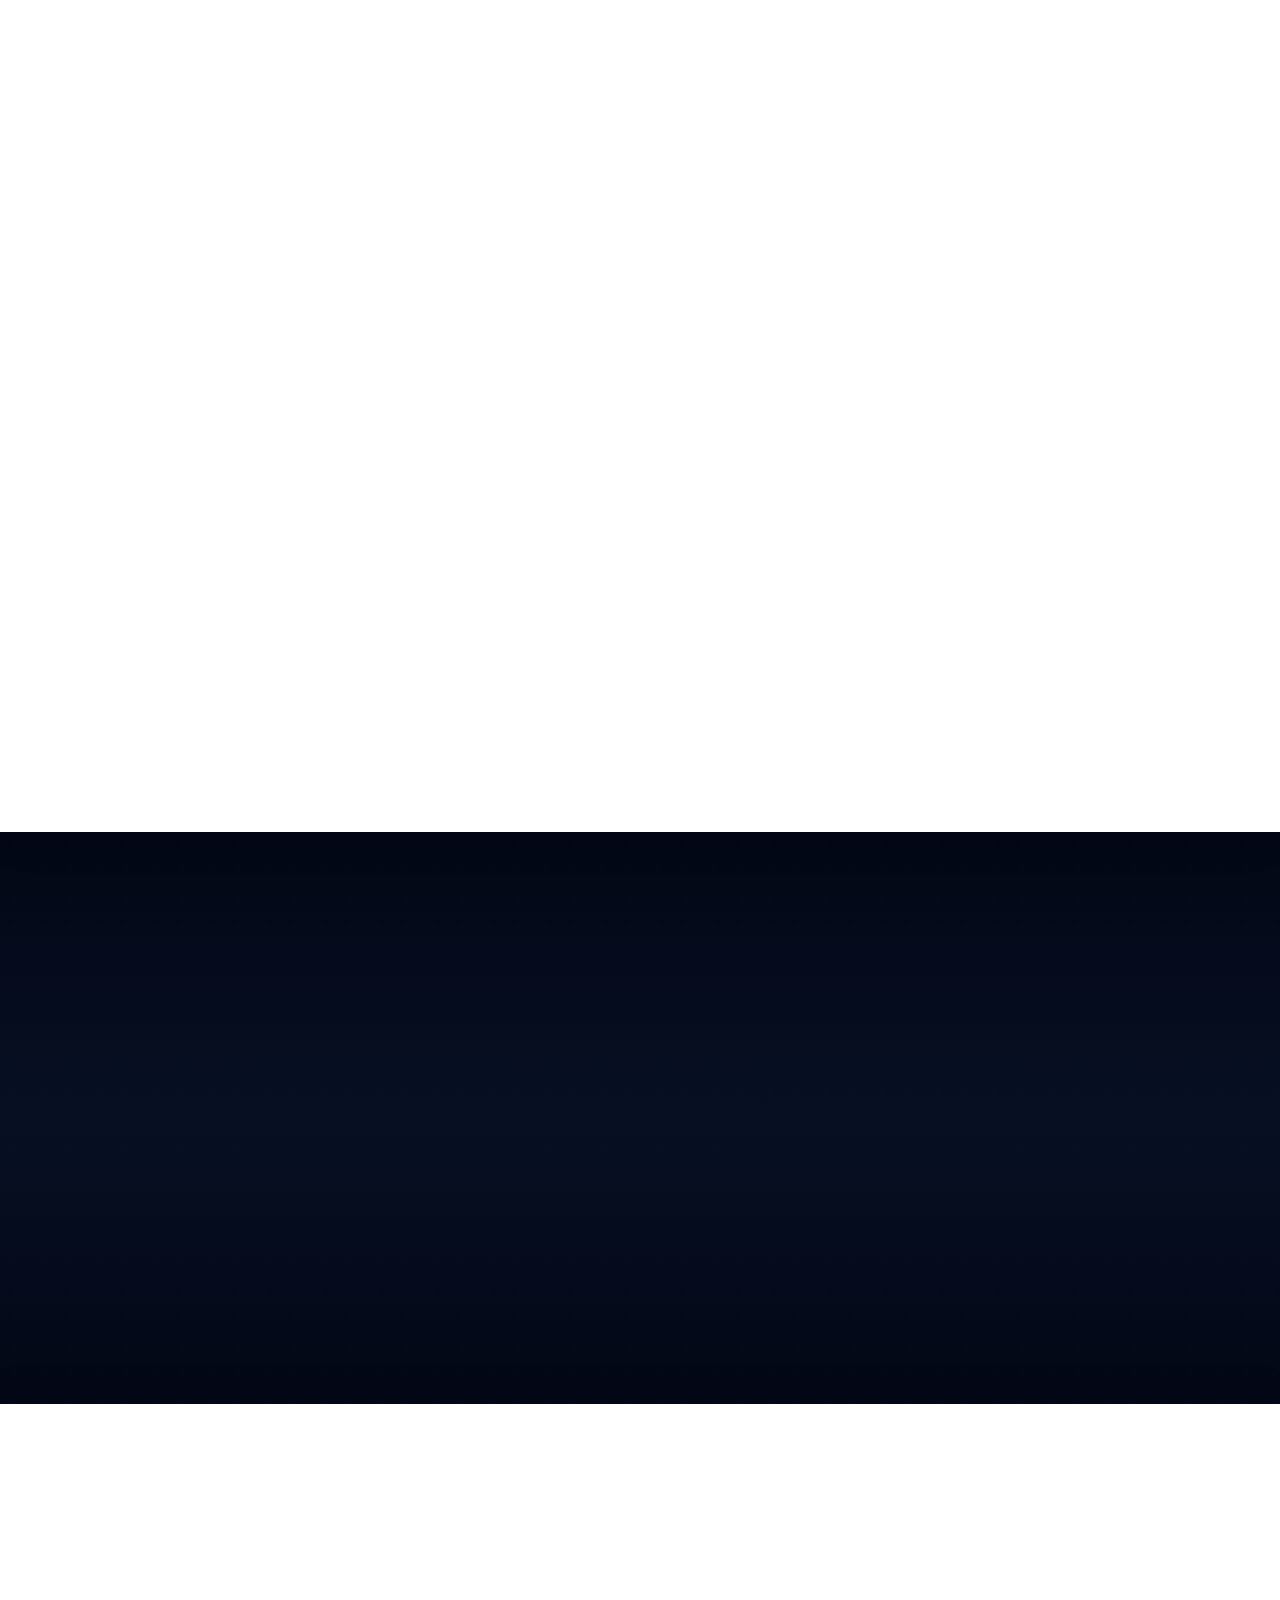
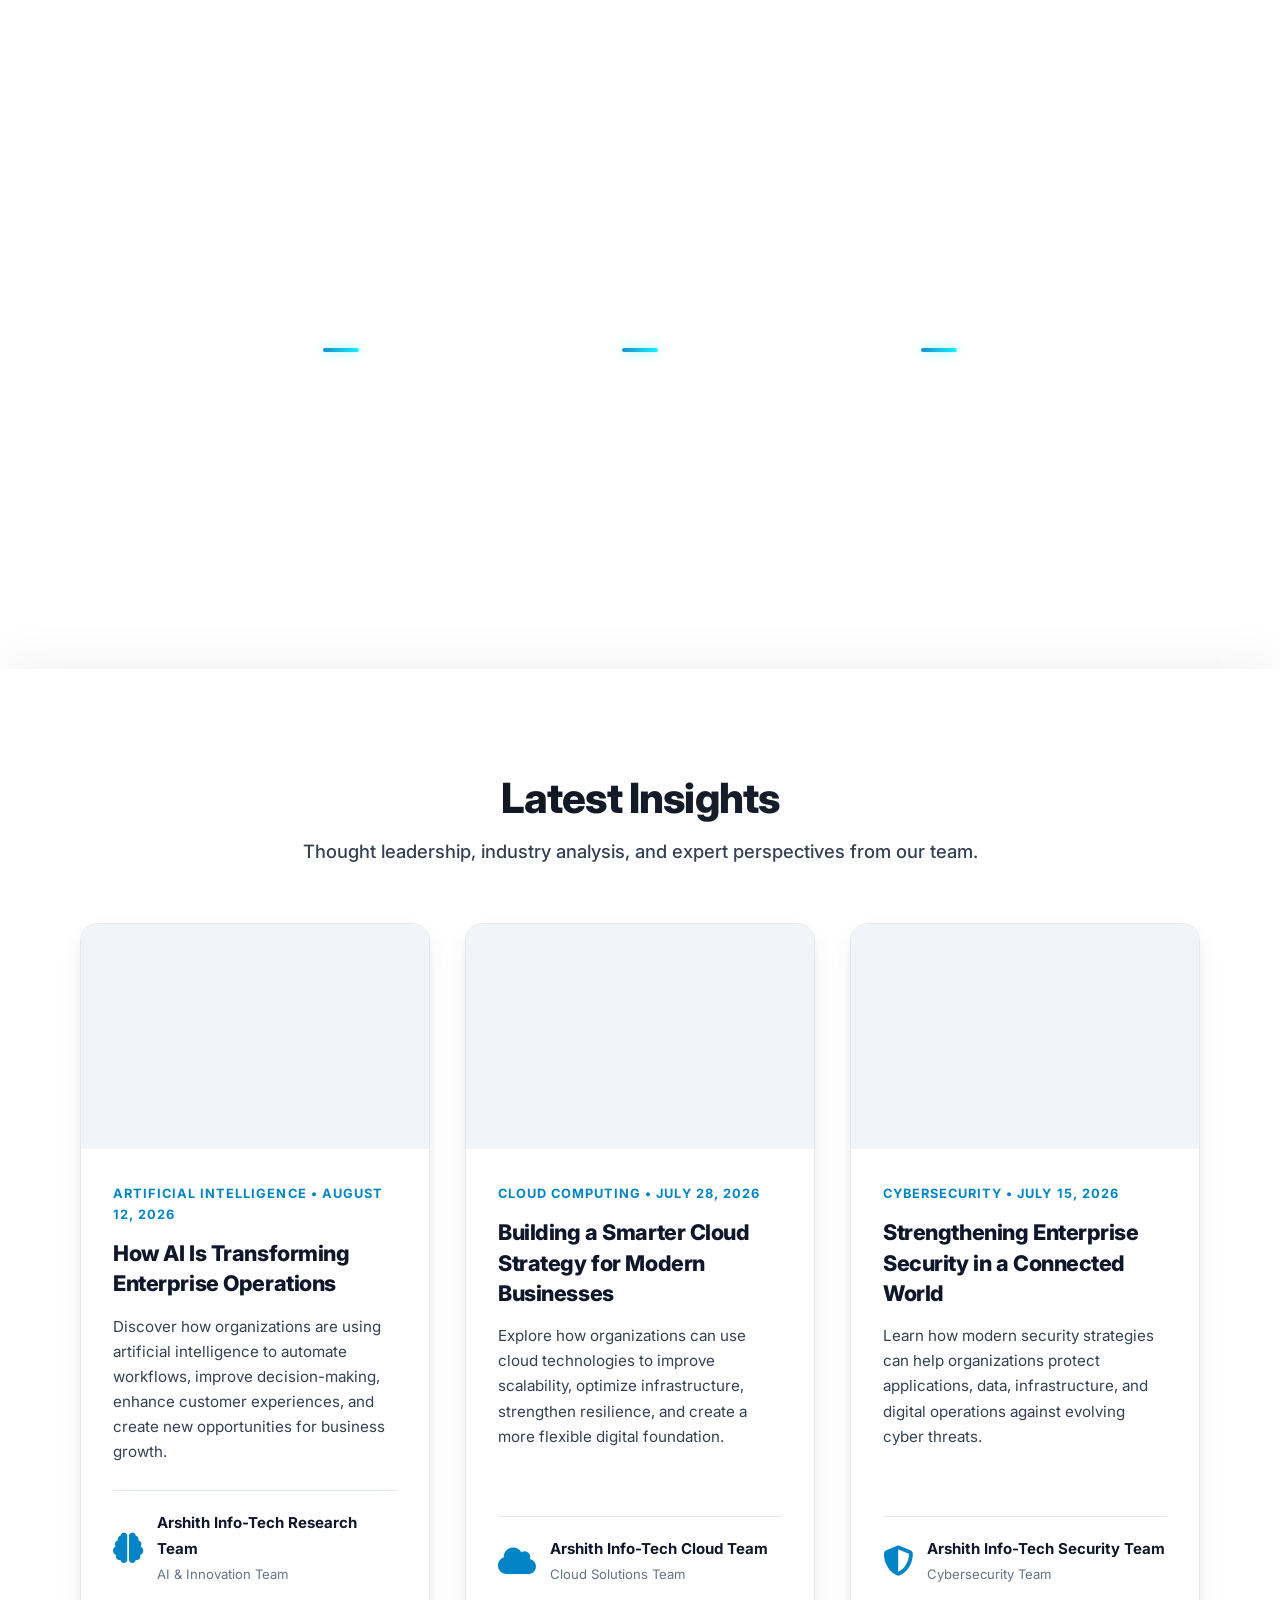
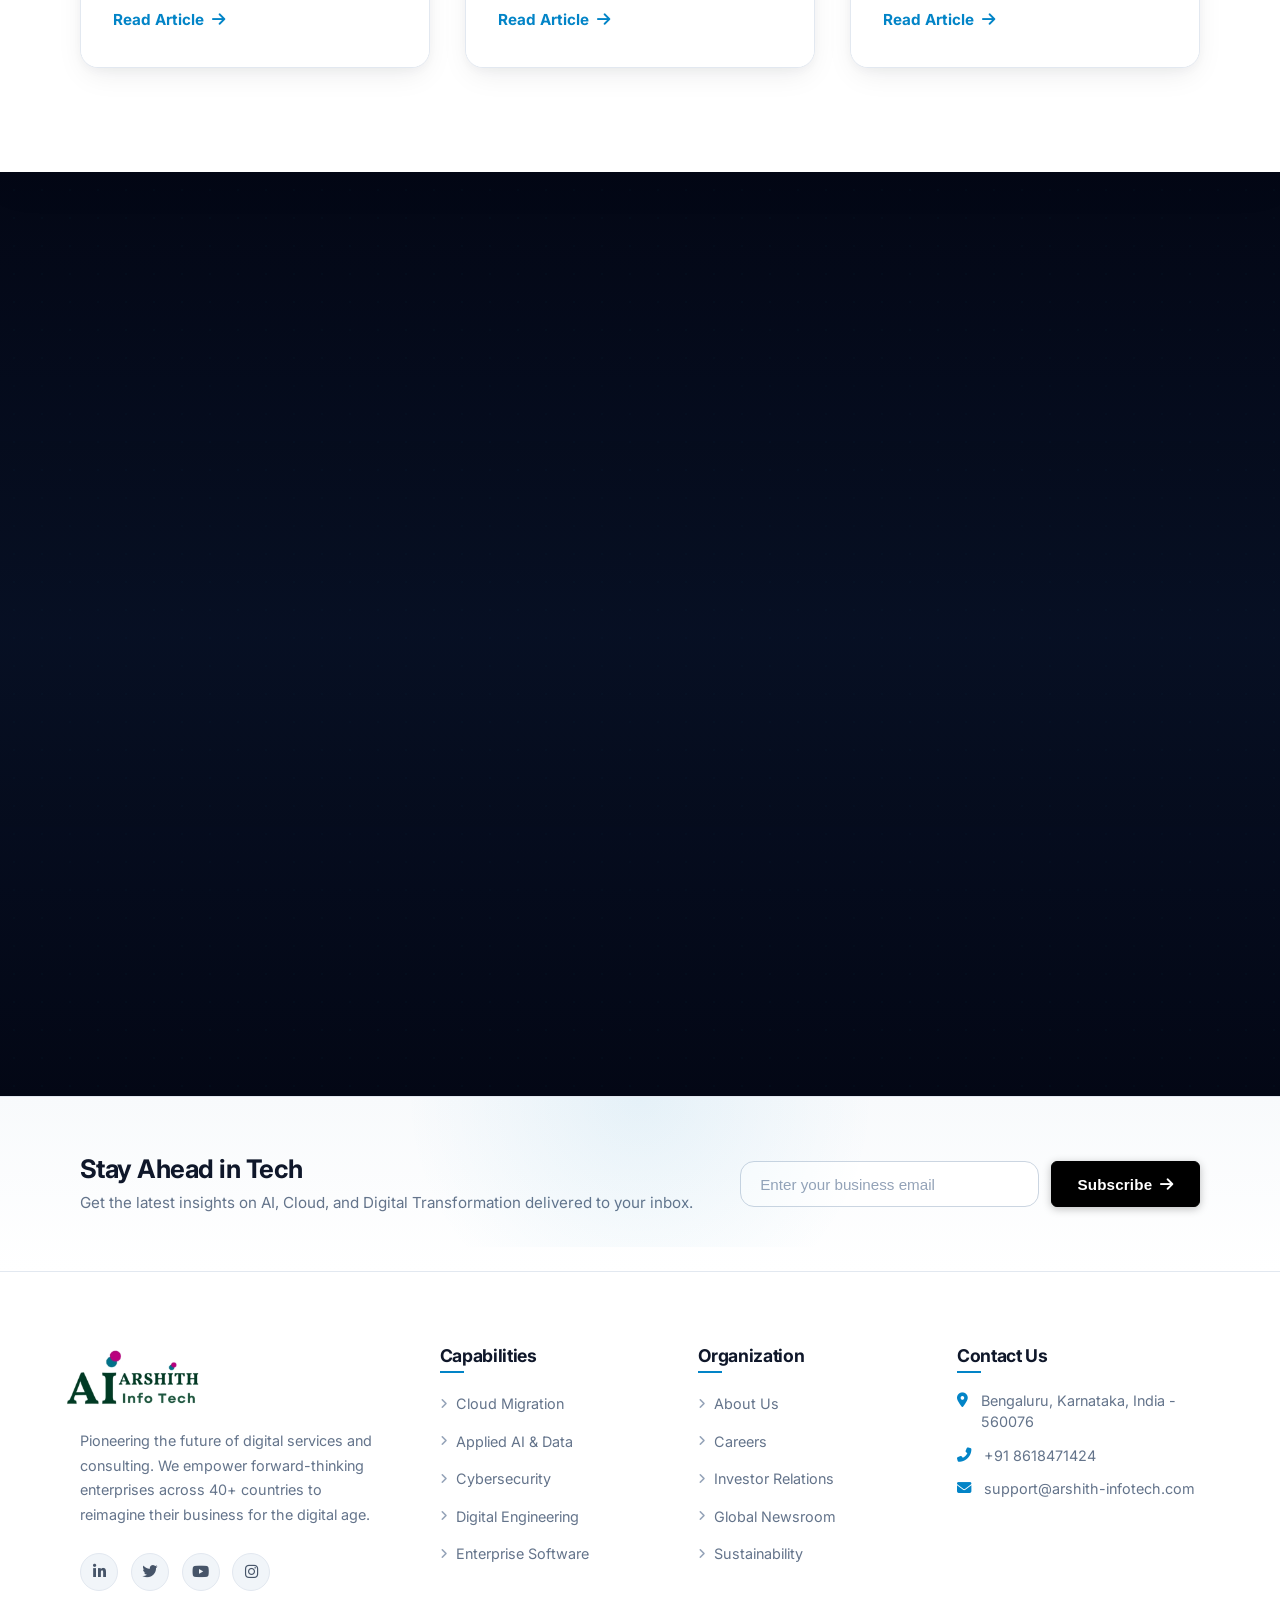
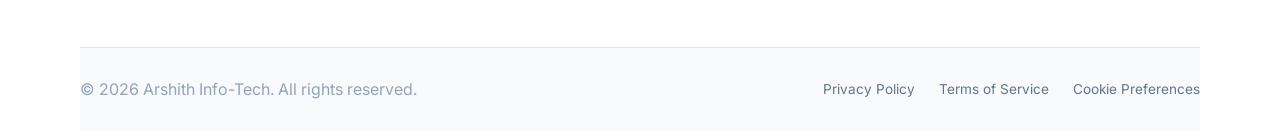
<file: infotech.html>
<!DOCTYPE html>
<html lang="en">

<head>
  <meta charset="UTF-8">
  <meta name="viewport" content="width=device-width, initial-scale=1.0">
  <title>Info-tech | Empowering Digital Transformation</title>
  <!-- Google Fonts -->
  <link rel="preconnect" href="https://fonts.googleapis.com">
  <link rel="preconnect" href="https://fonts.gstatic.com" crossorigin>
  <link href="https://fonts.googleapis.com/css2?family=Inter:wght@300;400;500;600;700;800;900&family=Outfit:wght@300;400;500;600;700;800;900&family=Quicksand:wght@400;500;600;700&display=swap" rel="stylesheet">
  <!-- FontAwesome -->
  <link rel="stylesheet" href="https://cdnjs.cloudflare.com/ajax/libs/font-awesome/6.4.0/css/all.min.css">
  <!-- Custom CSS -->
  <link rel="stylesheet" href="css/style.css?v=20260904_contact_normal_blue">
  <link rel="stylesheet" href="footer-premium.css?v=20260904_cards_noblue">
</head>

<body class="theme-page-cyber-blue page-infotech">

  <!-- Global Animated Background (Interactive Constellation Canvas + Ambient Aurora Glow) -->
  <div class="global-aurora-bg">
    <div class="aurora-orb aurora-orb-1"></div>
    <div class="aurora-orb aurora-orb-2"></div>
    <div class="aurora-orb aurora-orb-3"></div>
    <div class="aurora-orb aurora-orb-4"></div>
  </div>
  <canvas id="globalParticlesCanvas"></canvas>

  <!-- Navbar -->
  <nav class="navbar">
    <div class="container">
      <a href="index.html" class="logo">
        <img src="assets/images/logo-official.png" alt="Arshith Info-Tech" class="logo-img">
      </a>
      <ul class="nav-links">
        <div class="drawer-brand">
          <img src="assets/images/logo-official.png" alt="Arshith Info-Tech" class="logo-img">
        </div>
        <button class="drawer-close" aria-label="Close menu"><i class="fas fa-times"></i></button>
        <li><a href="index.html"><i class="fas fa-house"></i> Home</a></li>
        <li><a href="services.html"><i class="fas fa-laptop-code"></i> Services</a></li>
        <li><a href="industries.html"><i class="fas fa-layer-group"></i> Industries</a></li>
        <li><a href="insights.html"><i class="fas fa-newspaper"></i> Insights</a></li>
        <li><a href="careers.html"><i class="fas fa-briefcase"></i> Careers</a></li>
        <li><a href="about-infotech.html"><i class="fas fa-building"></i> About Us</a></li>
        <li class="drawer-cta-item"><a href="javascript:void(0)" class="btn btn-primary drawer-cta-btn" aria-haspopup="dialog"><i class="fas fa-paper-plane"></i> Contact Us</a></li>
      </ul>
      <a href="javascript:void(0)" class="btn btn-primary nav-cta" aria-haspopup="dialog">Contact Us</a>
      <div class="menu-toggle" aria-label="Open Navigation Menu">
        <i class="fas fa-bars"></i>
      </div>
    </div>
  </nav>

  <!-- Mobile Menu Overlay -->
  <div id="menuOverlay"></div>

  <!-- Hero Section -->
  <header class="hero">

    <div class="container">
      <div class="hero-content">
        <div class="hero-badge">
          <span class="pulse-dot"></span> Next-Generation Enterprise Technology
        </div>
        <h1 class="hero-title">
          <span class="hero-title-prefix">Empowering Your</span>
          <div class="hologram-text-container">
            <span class="hologram-scramble-text" id="hologramScramble">Global Innovation</span>
            <div class="hologram-energy-bar"></div>
          </div>
        </h1>

        <div class="hero-tech-pills">
          <button class="tech-pill active"><i class="fas fa-globe"></i> Global Innovation</button>
          <button class="tech-pill"><i class="fas fa-microchip"></i> Digital Transformation</button>
          <button class="tech-pill"><i class="fas fa-cloud"></i> Cloud Architecture</button>
          <button class="tech-pill"><i class="fas fa-shield-halved"></i> Cyber Intelligence</button>
          <button class="tech-pill"><i class="fas fa-chart-line"></i> Enterprise Scale</button>
        </div>

        <p class="hero-subtitle">We deliver innovative IT solutions that drive growth, enhance security, and transform
          businesses for the digital age.</p>
        <div class="hero-cta">
          <a href="#services" class="btn btn-primary">Discover Solutions</a>
          <a href="#contact" class="btn btn-outline">Get in Touch</a>
        </div>
      </div>

      <div class="hero-ai-visualizer">
        <div class="ai-core-hub">
          <!-- Concentric AI Radar Rings -->
          <div class="ai-ring ai-ring-outer"></div>
          <div class="ai-ring ai-ring-middle"></div>
          <div class="ai-ring ai-ring-inner"></div>
          <div class="ai-laser-scanner"></div>

          <!-- Central Glowing AI Nexus -->
          <div class="ai-nexus">
            <div class="nexus-glow"></div>
            <div class="nexus-core">
              <i class="fas fa-brain"></i>
              <span>AI</span>
            </div>
          </div>

          <!-- 1. Discover Node (replaces Generative AI) -->
          <div class="ai-orbit-node node-1">
            <div class="orbit-icon"><i class="fas fa-search"></i></div>
            <div class="orbit-info">
              <strong>Discover</strong>
              <small>AI &amp; Insights</small>
            </div>
          </div>

          <!-- 2. Design Node (replaces Cyber Shield) -->
          <div class="ai-orbit-node node-2">
            <div class="orbit-icon"><i class="fas fa-layer-group"></i></div>
            <div class="orbit-info">
              <strong>Design</strong>
              <small>Cloud &amp; Architecture</small>
            </div>
          </div>

          <!-- 3. Build Node (replaces Cloud Mesh) -->
          <div class="ai-orbit-node node-3">
            <div class="orbit-icon"><i class="fas fa-code"></i></div>
            <div class="orbit-info">
              <strong>Build</strong>
              <small>Engineering &amp; Security</small>
            </div>
          </div>

          <!-- 4. Support Live Telemetry Card -->
          <div class="floating-ai-card live-status-card">
            <div class="live-indicator">
              <span class="live-dot"></span>
              <span class="live-text">SUPPORT: ACTIVE</span>
            </div>
            <div class="live-stats">
              <div class="stat-mini">
                <span>UPTIME</span>
                <strong>99.99%</strong>
              </div>
              <div class="stat-mini">
                <span>RESPONSE</span>
                <strong style="color: #00f5a0;">&lt; 8ms</strong>
              </div>
            </div>
          </div>

          <!-- 5. Scale & Support Card (replaces 40+ Global Nodes) -->
          <div class="floating-ai-card live-node-card">
            <div class="floating-icon">
              <i class="fas fa-chart-line"></i>
            </div>
            <div>
              <h4>Scale &amp; Support</h4>
              <p>Global Cloud Infrastructure</p>
            </div>
          </div>

        </div>
      </div>
    </div>
  </header>

  <!-- Enterprise Architecture & Solutions Framework Section -->
  <section id="about" class="section-padding">
    <div class="container">
      <div class="about-grid">
        <div class="about-content reveal-left">
          <div class="who-we-are-badge">ENTERPRISE ARCHITECTURE</div>
          <h2 class="about-hero-title">Engineering High-Velocity <div class="hologram-text-container"><span
                class="hologram-scramble-text">Digital Systems</span>
              <div class="hologram-energy-bar"></div>
            </div>
          </h2>
          <p class="about-hero-desc">We engineer scalable, enterprise-grade technology ecosystems designed to power modern digital enterprises. Our multi-disciplinary engineering frameworks combine cloud-native microservices, cognitive intelligence, and zero-trust security to ensure continuous performance at global scale.</p>

          <div class="about-features-stack">
            <div class="about-feature-item">
              <div class="about-feature-icon">
                <svg width="22" height="22" viewBox="0 0 24 24" fill="none" stroke="currentColor" stroke-width="2"
                  stroke-linecap="round" stroke-linejoin="round">
                  <path d="M12 2L2 7l10 5 10-5-10-5z" />
                  <path d="M2 17l10 5 10-5" />
                  <path d="M2 12l10 5 10-5" />
                </svg>
              </div>
              <div class="about-feature-details">
                <h4>Autonomous Cloud Fabric</h4>
                <p>Multi-region hybrid infrastructure with self-healing SLA resilience.</p>
              </div>
            </div>

            <div class="about-feature-item">
              <div class="about-feature-icon">
                <svg width="22" height="22" viewBox="0 0 24 24" fill="none" stroke="currentColor" stroke-width="2"
                  stroke-linecap="round" stroke-linejoin="round">
                  <circle cx="12" cy="12" r="3" />
                  <path d="M19.4 15a1.65 1.65 0 0 0 .33 1.82l.06.06a2 2 0 0 1 0 2.83 2 2 0 0 1-2.83 0l-.06-.06a1.65 1.65 0 0 0-1.82-.33 1.65 1.65 0 0 0-1 1.51V21a2 2 0 0 1-2 2 2 2 0 0 1-2-2v-.09A1.65 1.65 0 0 0 9 19.4a1.65 1.65 0 0 0-1.82.33l-.06.06a2 2 0 0 1-2.83 0 2 2 0 0 1 0-2.83l.06-.06a1.65 1.65 0 0 0 .33-1.82 1.65 1.65 0 0 0-1.51-1H3a2 2 0 0 1-2-2 2 2 0 0 1 2-2h.09A1.65 1.65 0 0 0 4.6 9a1.65 1.65 0 0 0-.33-1.82l-.06-.06a2 2 0 0 1 0-2.83 2 2 0 0 1 2.83 0l.06.06a1.65 1.65 0 0 0 1.82.33H9a1.65 1.65 0 0 0 1-1.51V3a2 2 0 0 1 2-2 2 2 0 0 1 2 2v.09a1.65 1.65 0 0 0 1 1.51 1.65 1.65 0 0 0 1.82-.33l.06-.06a2 2 0 0 1 2.83 0 2 2 0 0 1 0 2.83l-.06.06a1.65 1.65 0 0 0-.33 1.82V9a1.65 1.65 0 0 0 1.51 1H21a2 2 0 0 1 2 2 2 2 0 0 1-2 2h-.09a1.65 1.65 0 0 0-1.51 1z" />
                </svg>
              </div>
              <div class="about-feature-details">
                <h4>Cognitive AI Pipelines</h4>
                <p>Predictive machine learning models and automated intelligent agents.</p>
              </div>
            </div>

            <div class="about-feature-item">
              <div class="about-feature-icon">
                <svg width="22" height="22" viewBox="0 0 24 24" fill="none" stroke="currentColor" stroke-width="2"
                  stroke-linecap="round" stroke-linejoin="round">
                  <rect x="2" y="3" width="20" height="14" rx="2" ry="2" />
                  <line x1="8" y1="21" x2="16" y2="21" />
                  <line x1="12" y1="17" x2="12" y2="21" />
                </svg>
              </div>
              <div class="about-feature-details">
                <h4>Exabyte Data Streaming</h4>
                <p>Sub-millisecond latency distributed data processing architectures.</p>
              </div>
            </div>
          </div>

          <a href="#services" class="about-cta-button">
            Explore Capabilities <i class="fas fa-arrow-right"></i>
          </a>
        </div>

        <div class="about-image-column reveal-right">
          <div class="about-showcase-frame">
            <img src="assets/images/hero-office.png" alt="InfoTech Innovation Center - Supercharging Progress"
              class="about-showcase-image">
            <div class="about-trust-card">
              <div class="about-trust-icon">
                <svg width="32" height="32" viewBox="0 0 24 24" fill="none" stroke="#00f2fe" stroke-width="1.8"
                  stroke-linecap="round" stroke-linejoin="round">
                  <path d="M12 22s8-4 8-10V5l-8-3-8 3v7c0 6 8 10 8 10z" />
                </svg>
              </div>
              <div class="about-trust-text">
                Enterprise Scalability with Continuous Reliability
              </div>
            </div>
          </div>
        </div>
      </div>
    </div>
  </section>

  <!-- Services Section -->
  <section id="services" class="section-padding bg-alt">
    <div class="container">
      <div class="text-center reveal-up capabilities-heading-wrap">
        <h2 class="section-title capabilities-heading-animated">
          Our <span class="capabilities-accent-reflect">Core Capabilities</span>
        </h2>
        <p class="section-subtitle">Comprehensive technology solutions tailored to your unique business challenges.</p>
      </div>
      <div class="services-grid">
        <!-- Card 1: Digital Transformation -->
        <div class="service-card reveal-scale delay-100" data-modal="digital-transformation">
          <div class="service-card-bg" style="background-image: url('assets/images/realtime-digital-transformation.jpg');"></div>
          <div class="service-card-overlay"></div>
          <div class="service-card-content">
            <div class="service-card-header">
              <div class="service-icon-wrap">
                <i class="fas fa-laptop-code service-icon"></i>
              </div>
              <div class="service-title-col">
                <span class="service-badge-tag"><i class="fas fa-microchip"></i> Modernize</span>
                <h3>Digital Transformation</h3>
              </div>
              <div class="service-slide-cue">
                <i class="fas fa-arrow-up"></i>
              </div>
            </div>
            <div class="service-card-body">
              <div class="service-divider"></div>
              <p>Transforming traditional business processes into connected digital experiences using modern technology, intelligent automation, and data-driven solutions.</p>
              <ul class="service-matter-points">
                <li><i class="fas fa-circle-check"></i> Legacy System Modernization</li>
                <li><i class="fas fa-circle-check"></i> Business Process Automation</li>
                <li><i class="fas fa-circle-check"></i> Digital Experience Transformation</li>
              </ul>
              <div class="service-footer">
                <span class="card-learn">Explore Capabilities <i class="fas fa-arrow-right"></i></span>
              </div>
            </div>
          </div>
        </div>

        <!-- Card 2: Cloud Computing -->
        <div class="service-card reveal-scale delay-200" data-modal="cloud-computing">
          <div class="service-card-bg" style="background-image: url('assets/images/realtime-cloud-computing.jpg');"></div>
          <div class="service-card-overlay"></div>
          <div class="service-card-content">
            <div class="service-card-header">
              <div class="service-icon-wrap">
                <i class="fas fa-cloud service-icon"></i>
              </div>
              <div class="service-title-col">
                <span class="service-badge-tag"><i class="fas fa-cloud-arrow-up"></i> Cloud Native</span>
                <h3>Cloud Computing</h3>
              </div>
              <div class="service-slide-cue">
                <i class="fas fa-arrow-up"></i>
              </div>
            </div>
            <div class="service-card-body">
              <div class="service-divider"></div>
              <p>Designing secure and scalable cloud environments that improve flexibility, performance, availability, and operational efficiency.</p>
              <ul class="service-matter-points">
                <li><i class="fas fa-circle-check"></i> Cloud Migration & Modernization</li>
                <li><i class="fas fa-circle-check"></i> Cloud Infrastructure</li>
                <li><i class="fas fa-circle-check"></i> Cloud Security & Management</li>
              </ul>
              <div class="service-footer">
                <span class="card-learn">Explore Capabilities <i class="fas fa-arrow-right"></i></span>
              </div>
            </div>
          </div>
        </div>

        <!-- Card 3: Engineering & R&D -->
        <div class="service-card reveal-scale delay-300" data-modal="engineering-rd">
          <div class="service-card-bg" style="background-image: url('assets/images/realtime-engineering-rd.jpg');"></div>
          <div class="service-card-overlay"></div>
          <div class="service-card-content">
            <div class="service-card-header">
              <div class="service-icon-wrap">
                <i class="fas fa-cogs service-icon"></i>
              </div>
              <div class="service-title-col">
                <span class="service-badge-tag"><i class="fas fa-code-branch"></i> Innovation</span>
                <h3>Engineering & R&D</h3>
              </div>
              <div class="service-slide-cue">
                <i class="fas fa-arrow-up"></i>
              </div>
            </div>
            <div class="service-card-body">
              <div class="service-divider"></div>
              <p>Turning complex ideas into reliable technology products through engineering expertise, research, prototyping, and continuous innovation.</p>
              <ul class="service-matter-points">
                <li><i class="fas fa-circle-check"></i> Product Engineering</li>
                <li><i class="fas fa-circle-check"></i> Research & Innovation</li>
                <li><i class="fas fa-circle-check"></i> Prototyping & Development</li>
              </ul>
              <div class="service-footer">
                <span class="card-learn">Explore Capabilities <i class="fas fa-arrow-right"></i></span>
              </div>
            </div>
          </div>
        </div>

        <!-- Card 4: AI & Intelligent Solutions -->
        <div class="service-card reveal-scale delay-400" data-modal="ai-intelligent-solutions">
          <div class="service-card-bg" style="background-image: url('assets/images/realtime-ai-solutions.jpg');"></div>
          <div class="service-card-overlay"></div>
          <div class="service-card-content">
            <div class="service-card-header">
              <div class="service-icon-wrap">
                <i class="fas fa-brain service-icon"></i>
              </div>
              <div class="service-title-col">
                <span class="service-badge-tag"><i class="fas fa-robot"></i> Applied AI</span>
                <h3>AI & Intelligent Solutions</h3>
              </div>
              <div class="service-slide-cue">
                <i class="fas fa-arrow-up"></i>
              </div>
            </div>
            <div class="service-card-body">
              <div class="service-divider"></div>
              <p>Harnessing artificial intelligence and machine learning to automate repetitive work, generate insights, and support smarter business decisions.</p>
              <ul class="service-matter-points">
                <li><i class="fas fa-circle-check"></i> AI & Machine Learning</li>
                <li><i class="fas fa-circle-check"></i> Intelligent Automation</li>
                <li><i class="fas fa-circle-check"></i> Predictive Analytics</li>
              </ul>
              <div class="service-footer">
                <span class="card-learn">Explore Capabilities <i class="fas fa-arrow-right"></i></span>
              </div>
            </div>
          </div>
        </div>

        <!-- Card 5: Cybersecurity -->
        <div class="service-card reveal-scale delay-500" data-modal="cybersecurity">
          <div class="service-card-bg" style="background-image: url('assets/images/realtime-cybersecurity.jpg');"></div>
          <div class="service-card-overlay"></div>
          <div class="service-card-content">
            <div class="service-card-header">
              <div class="service-icon-wrap">
                <i class="fas fa-shield-halved service-icon"></i>
              </div>
              <div class="service-title-col">
                <span class="service-badge-tag"><i class="fas fa-shield-halved"></i> 24/7 SecOps</span>
                <h3>Cybersecurity</h3>
              </div>
              <div class="service-slide-cue">
                <i class="fas fa-arrow-up"></i>
              </div>
            </div>
            <div class="service-card-body">
              <div class="service-divider"></div>
              <p>Strengthening digital environments with proactive security practices that protect applications, infrastructure, systems, and business data.</p>
              <ul class="service-matter-points">
                <li><i class="fas fa-circle-check"></i> Threat Detection & Monitoring</li>
                <li><i class="fas fa-circle-check"></i> Application & Data Security</li>
                <li><i class="fas fa-circle-check"></i> Security Assessment</li>
              </ul>
              <div class="service-footer">
                <span class="card-learn">Explore Capabilities <i class="fas fa-arrow-right"></i></span>
              </div>
            </div>
          </div>
        </div>
      </div>
    </div>
  </section>

  <!-- Industries Section -->
  <section id="industries" class="section-padding">
    <div class="container">
      <div class="text-center reveal-up">
        <h4 class="section-badge">Industries We Serve</h4>
        <h2 class="section-title">Domain Expertise</h2>
        <p class="section-subtitle">Delivering tailored technology solutions across major global industries.</p>
      </div>
      <div class="industries-grid">
        <!-- Card 1: Financial Services -->
        <div class="industry-card reveal-up delay-100" data-industry="finance">
          <div class="industry-card-img" style="background-image: url('assets/images/financial-district.jpg');"></div>
          <div class="industry-slide-panel">
            <div class="panel-header">
              <div class="panel-tag-row">
                <span class="industry-tag"><i class="fas fa-landmark"></i> Banking &amp; FinTech</span>
                <span class="slide-indicator"><i class="fas fa-arrow-up"></i></span>
              </div>
              <h3 class="industry-title">Financial Services</h3>
            </div>
            <div class="panel-body">
              <div class="panel-divider"></div>
              <p class="industry-desc">Modernizing financial operations with secure digital platforms, intelligent risk management, and technology-driven banking experiences.</p>
              <ul class="matter-points">
                <li class="matter-point"><i class="fas fa-circle-check"></i> Digital Banking Modernization</li>
                <li class="matter-point"><i class="fas fa-circle-check"></i> AI-Powered Risk &amp; Fraud Detection</li>
                <li class="matter-point"><i class="fas fa-circle-check"></i> Secure Payment &amp; Transaction Solutions</li>
              </ul>
              <div class="panel-footer">
                <a href="#contact" class="btn-industry-explore" data-domain-trigger="finance">
                  <span>Explore Solutions</span>
                  <i class="fas fa-arrow-right"></i>
                </a>
              </div>
            </div>
          </div>
        </div>

        <!-- Card 2: Healthcare -->
        <div class="industry-card reveal-up delay-200" data-industry="healthcare">
          <div class="industry-card-img" style="background-image: url('assets/images/healthcare.png');"></div>
          <div class="industry-slide-panel">
            <div class="panel-header">
              <div class="panel-tag-row">
                <span class="industry-tag"><i class="fas fa-heart-pulse"></i> Digital Health</span>
                <span class="slide-indicator"><i class="fas fa-arrow-up"></i></span>
              </div>
              <h3 class="industry-title">Healthcare</h3>
            </div>
            <div class="panel-body">
              <div class="panel-divider"></div>
              <p class="industry-desc">Enabling connected healthcare experiences through secure digital platforms, intelligent data solutions, and technology-enabled patient services.</p>
              <ul class="matter-points">
                <li class="matter-point"><i class="fas fa-circle-check"></i> Digital Healthcare Platforms</li>
                <li class="matter-point"><i class="fas fa-circle-check"></i> Healthcare Data &amp; Analytics</li>
                <li class="matter-point"><i class="fas fa-circle-check"></i> Connected Patient Experiences</li>
              </ul>
              <div class="panel-footer">
                <a href="#contact" class="btn-industry-explore" data-domain-trigger="healthcare">
                  <span>Explore Solutions</span>
                  <i class="fas fa-arrow-right"></i>
                </a>
              </div>
            </div>
          </div>
        </div>

        <!-- Card 3: Manufacturing -->
        <div class="industry-card reveal-up delay-300" data-industry="manufacturing">
          <div class="industry-card-img" style="background-image: url('assets/images/manufacturing.png');"></div>
          <div class="industry-slide-panel">
            <div class="panel-header">
              <div class="panel-tag-row">
                <span class="industry-tag"><i class="fas fa-industry"></i> Industry 4.0</span>
                <span class="slide-indicator"><i class="fas fa-arrow-up"></i></span>
              </div>
              <h3 class="industry-title">Manufacturing</h3>
            </div>
            <div class="panel-body">
              <div class="panel-divider"></div>
              <p class="industry-desc">Connecting industrial operations with automation, intelligent systems, and real-time insights to create smarter and more efficient manufacturing environments.</p>
              <ul class="matter-points">
                <li class="matter-point"><i class="fas fa-circle-check"></i> Smart Factory Solutions</li>
                <li class="matter-point"><i class="fas fa-circle-check"></i> Industrial Automation</li>
                <li class="matter-point"><i class="fas fa-circle-check"></i> Real-Time Operations &amp; Analytics</li>
              </ul>
              <div class="panel-footer">
                <a href="#contact" class="btn-industry-explore" data-domain-trigger="manufacturing">
                  <span>Explore Solutions</span>
                  <i class="fas fa-arrow-right"></i>
                </a>
              </div>
            </div>
          </div>
        </div>

        <!-- Card 4: Retail & CPG -->
        <div class="industry-card reveal-up delay-400" data-industry="retail">
          <div class="industry-card-img"
            style="background-image: url('https://images.unsplash.com/photo-1441986300917-64674bd600d8?auto=format&fit=crop&q=80&w=800');">
          </div>
          <div class="industry-slide-panel">
            <div class="panel-header">
              <div class="panel-tag-row">
                <span class="industry-tag"><i class="fas fa-bag-shopping"></i> Commerce &amp; CPG</span>
                <span class="slide-indicator"><i class="fas fa-arrow-up"></i></span>
              </div>
              <h3 class="industry-title">Retail &amp; CPG</h3>
            </div>
            <div class="panel-body">
              <div class="panel-divider"></div>
              <p class="industry-desc">Creating connected retail experiences and intelligent commerce solutions that help brands understand customers, optimize operations, and grow digitally.</p>
              <ul class="matter-points">
                <li class="matter-point"><i class="fas fa-circle-check"></i> Omnichannel Commerce</li>
                <li class="matter-point"><i class="fas fa-circle-check"></i> Customer Experience Solutions</li>
                <li class="matter-point"><i class="fas fa-circle-check"></i> Retail Analytics &amp; Optimization</li>
              </ul>
              <div class="panel-footer">
                <a href="#contact" class="btn-industry-explore" data-domain-trigger="retail">
                  <span>Explore Solutions</span>
                  <i class="fas fa-arrow-right"></i>
                </a>
              </div>
            </div>
          </div>
        </div>
      </div>
    </div>
  </section>

  <!-- Careers Section -->
  <section id="careers" class="careers-section">
    <div class="container reveal-scale">
      <div class="careers-content text-center">
        <h2>Find Your Spark</h2>
        <p>Join a global network of innovators, creators, and problem solvers. Build a career that supercharges your
          potential and shapes the future of technology.</p>
        <a href="#contact" class="btn btn-primary mt-4">Explore Opportunities</a>
      </div>
    </div>
  </section>

  <!-- Stats/Impact Section -->
  <section id="stats" class="stats">
    <div class="container reveal-up">
      <div class="stat-item">
        <h4 class="counter" data-target="8">0</h4>
        <p>Years of Excellence</p>
      </div>
      <div class="stat-item">
        <h4><span class="counter" data-target="20">0</span>+</h4>
        <p>Global Clients</p>
      </div>
      <div class="stat-item">
        <h4><span class="counter" data-target="100">0</span>+</h4>
        <p>IT Professionals</p>
      </div>
      <!-- <div class="stat-item">
        <h4 class="counter" data-target="40">0</h4>
        <p>Countries Operated</p>
      </div> -->
    </div>
  </section>

  <!-- Why Info-tech Section -->
  <section id="why-us" class="section-padding">
    <div class="container">
      <div class="text-center reveal-up">
        <h4 class="section-badge">Why Choose Us</h4>
        <h2 class="section-title">What Sets Info-tech Apart</h2>
        <p class="section-subtitle">We don't just deliver technology — we deliver outcomes that transform how businesses
          compete and grow.</p>
      </div>
      <div class="why-grid">
        <div class="why-card reveal-up delay-100">
          <div class="why-icon"><i class="fas fa-rocket"></i></div>
          <h3>Outcome-First Approach</h3>
          <p>We focus on measurable business outcomes, designing every solution around the goals, priorities, and long-term success of our clients.</p>
        </div>
        <div class="why-card reveal-up delay-200">
          <div class="why-icon"><i class="fas fa-users"></i></div>
          <h3>Dedicated Expert Teams</h3>
          <p>Our skilled professionals bring specialized technical and industry knowledge to every project, ensuring focused execution and high-quality results.</p>
        </div>
        <div class="why-card reveal-up delay-300">
          <div class="why-icon"><i class="fas fa-lock"></i></div>
          <h3>Security by Design</h3>
          <p>Security is built into every stage of our solutions, from architecture and development to deployment, helping protect systems and business data.</p>
        </div>
        <div class="why-card reveal-up delay-400">
          <div class="why-icon"><i class="fas fa-sync-alt"></i></div>
          <h3>Agile Delivery</h3>
          <p>We use flexible development practices to deliver solutions faster, adapt to changing requirements, and continuously improve through client feedback.</p>
        </div>
        <div class="why-card reveal-up delay-500">
          <div class="why-icon"><i class="fas fa-headset"></i></div>
          <h3>24/7 Support</h3>
          <p>Our support team helps keep critical systems reliable and available with continuous monitoring, proactive assistance, and timely issue resolution.</p>
        </div>
        <div class="why-card reveal-up delay-600">
          <div class="why-icon"><i class="fas fa-leaf"></i></div>
          <h3>Sustainable Tech</h3>
          <p>We build efficient technology solutions that balance performance and scalability with responsible use of resources and sustainable digital practices.</p>
        </div>
      </div>
    </div>
  </section>

  <!-- Technology Stack Section -->
  <section id="tech-stack" class="section-padding bg-alt">
    <div class="container">
      <div class="text-center reveal-up">
        <h4 class="section-badge">Our Technology Stack</h4>
        <h2 class="section-title">Powered by Industry-Leading Tools</h2>
        <p class="section-subtitle">We leverage the world's most trusted platforms and frameworks to build solutions
          that scale.</p>
      </div>
      <div class="tech-grid reveal-up delay-100">
        <div class="tech-badge"><i class="fab fa-aws"></i><span>AWS</span></div>
        <div class="tech-badge"><i class="fab fa-microsoft"></i><span>Azure</span></div>
        <div class="tech-badge"><i class="fab fa-google"></i><span>Google Cloud</span></div>
        <div class="tech-badge"><i class="fab fa-docker"></i><span>Docker</span></div>
        <div class="tech-badge"><i class="fas fa-dharmachakra"></i><span>Kubernetes</span></div>
        <div class="tech-badge"><i class="fab fa-react"></i><span>React</span></div>
        <div class="tech-badge"><i class="fab fa-node-js"></i><span>Node.js</span></div>
        <div class="tech-badge"><i class="fab fa-python"></i><span>Python</span></div>
        <div class="tech-badge"><i class="fas fa-database"></i><span>PostgreSQL</span></div>
        <div class="tech-badge"><i class="fab fa-git-alt"></i><span>DevOps & CI/CD</span></div>
      </div>
    </div>
  </section>

  <!-- How We Work Section -->
  <section id="process" class="section-padding">
    <div class="container">
      <div class="text-center reveal-up">
        <h4 class="section-badge">Our Process</h4>
        <h2 class="section-title">How We Work</h2>
        <p class="section-subtitle">A structured, transparent engagement model designed to deliver results at every
          stage.</p>
      </div>
      <div class="process-steps">
        <div class="process-step reveal-up delay-100">
          <div class="step-num">01</div>
          <h3>Discover</h3>
          <p>Understand your business goals, challenges, users, and technical requirements through focused discussions and collaborative analysis.</p>
        </div>
        <div class="process-connector"></div>
        <div class="process-step reveal-up delay-200">
          <div class="step-num">02</div>
          <h3>Design</h3>
          <p>Translate business requirements into a clear solution blueprint, selecting the right technologies, architecture, and user experience for your needs.</p>
        </div>
        <div class="process-connector"></div>
        <div class="process-step reveal-up delay-300">
          <div class="step-num">03</div>
          <h3>Build</h3>
          <p>Develop and integrate the solution through an agile approach, with continuous testing, collaboration, and regular progress updates.</p>
        </div>
        <div class="process-connector"></div>
        <div class="process-step reveal-up delay-400">
          <div class="step-num">04</div>
          <h3>Scale &amp; Support</h3>
          <p>Launch with confidence and continuously improve your solution through monitoring, optimization, maintenance, and ongoing technical support.</p>
        </div>
      </div>
    </div>
  </section>

  <!-- Insights Section -->
  <section id="insights" class="section-padding bg-alt">
    <div class="container">
      <div class="text-center reveal-up">
        <h2 class="section-title">Latest Insights</h2>
        <p class="section-subtitle">Thought leadership, industry analysis, and expert perspectives from our team.</p>
      </div>
      <div class="insights-grid">
        <!-- Card 1: Artificial Intelligence -->
        <div class="insight-card reveal-up delay-100">
          <div class="insight-img-wrap">
            <div class="insight-img"
              style="background-image: url('https://images.unsplash.com/photo-1677442136019-21780ecad995?auto=format&fit=crop&q=80&w=800');">
            </div>
          </div>
          <div class="insight-content">
            <span class="insight-meta">Artificial Intelligence • August 12, 2026</span>
            <h3>How AI Is Transforming Enterprise Operations</h3>
            <p>Discover how organizations are using artificial intelligence to automate workflows, improve decision-making, enhance customer experiences, and create new opportunities for business growth.</p>
            <div class="insight-author">
              <div class="author-avatar"><i class="fas fa-brain"></i></div>
              <div><strong>Arshith Info-Tech Research Team</strong><br><small>AI &amp; Innovation Team</small></div>
            </div>
            <a href="#contact" class="read-more">Read Article <i class="fas fa-arrow-right"></i></a>
          </div>
        </div>

        <!-- Card 2: Cloud Computing -->
        <div class="insight-card reveal-up delay-200">
          <div class="insight-img-wrap">
            <div class="insight-img"
              style="background-image: url('https://images.unsplash.com/photo-1451187580459-43490279c0fa?auto=format&fit=crop&q=80&w=800');">
            </div>
          </div>
          <div class="insight-content">
            <span class="insight-meta">Cloud Computing • July 28, 2026</span>
            <h3>Building a Smarter Cloud Strategy for Modern Businesses</h3>
            <p>Explore how organizations can use cloud technologies to improve scalability, optimize infrastructure, strengthen resilience, and create a more flexible digital foundation.</p>
            <div class="insight-author">
              <div class="author-avatar"><i class="fas fa-cloud"></i></div>
              <div><strong>Arshith Info-Tech Cloud Team</strong><br><small>Cloud Solutions Team</small></div>
            </div>
            <a href="#contact" class="read-more">Read Article <i class="fas fa-arrow-right"></i></a>
          </div>
        </div>

        <!-- Card 3: Cybersecurity -->
        <div class="insight-card reveal-up delay-300">
          <div class="insight-img-wrap">
            <div class="insight-img"
              style="background-image: url('https://images.unsplash.com/photo-1563986768609-322da13575f3?auto=format&fit=crop&q=80&w=800');">
            </div>
          </div>
          <div class="insight-content">
            <span class="insight-meta">Cybersecurity • July 15, 2026</span>
            <h3>Strengthening Enterprise Security in a Connected World</h3>
            <p>Learn how modern security strategies can help organizations protect applications, data, infrastructure, and digital operations against evolving cyber threats.</p>
            <div class="insight-author">
              <div class="author-avatar"><i class="fas fa-shield-halved"></i></div>
              <div><strong>Arshith Info-Tech Security Team</strong><br><small>Cybersecurity Team</small></div>
            </div>
            <a href="#contact" class="read-more">Read Article <i class="fas fa-arrow-right"></i></a>
          </div>
        </div>
      </div>
    </div>
  </section>

  <!-- Contact Section -->
  <section id="contact" class="section-padding contact-section">
    <div class="container">
      <div class="contact-grid">
        <div class="contact-info reveal-left">
          <h4 class="section-badge">Get In Touch</h4>
          <h2 class="section-title">Let's Build Something <span style="color: var(--primary);">Great Together</span>
          </h2>
          <p style="color: var(--text-muted); font-size: 1.1rem; margin-bottom: 2rem;">Whether you're looking to
            modernize your IT infrastructure, launch a new digital product, or explore AI-driven solutions — we're ready
            to help you get there.</p>
          <ul class="contact-details">
            <li><i class="fas fa-map-marker-alt"></i>
              <div><strong>Office</strong><br>Bengaluru, Karnataka, India - 560076</div>
            </li>
            <li><i class="fas fa-phone-alt"></i>
              <div><strong>Phone</strong><br>+91 8618471424</div>
            </li>
            <li><i class="fas fa-envelope"></i>
              <div><strong>Email</strong><br>support@arshith-infotech.com</div>
            </li>
            <li><i class="fas fa-clock"></i>
              <div><strong>Business Hours</strong><br>Mon – Fri, 10:00 AM – 6:00 PM EST</div>
            </li>
          </ul>
        </div>
        <div class="contact-form-wrap reveal-right">
          <form class="contact-form" id="contactForm">
            <div class="form-row">
              <div class="form-group">
                <label for="fname">First Name</label>
                <input type="text" id="fname" placeholder="Arshith" required>
              </div>
              <div class="form-group">
                <label for="lname">Last Name</label>
                <input type="text" id="lname" placeholder="Infotech" required>
              </div>
            </div>
            <div class="form-group">
              <label for="email">Work Email</label>
              <input type="email" id="email" placeholder="support@arshith-infotech.com" required>
            </div>
            <div class="form-group">
              <label for="company">Company</label>
              <input type="text" id="company" placeholder="arshith-infotech">
            </div>
            <div class="form-group">
              <label for="service">Service of Interest</label>
              <select id="service">
                <option value="">Select a service...</option>
                <option>Digital Transformation</option>
                <option>Cloud Computing</option>
                <option>Engineering &amp; R&amp;D</option>
                <option>Data &amp; AI</option>
                <option>Cybersecurity</option>
                <option>Infrastructure Management</option>
                <option>Other</option>
              </select>
            </div>
            <div class="form-group">
              <label for="message">Message</label>
              <textarea id="message" rows="4" placeholder="Tell us about your project or challenge..."></textarea>
            </div>
            <button type="submit" class="btn btn-primary form-submit-btn">Send Message <i
                class="fas fa-paper-plane"></i></button>
            <p class="form-note"><i class="fas fa-shield-alt"></i> Your information is secure and will never be shared.
            </p>
          </form>
          <div class="form-success" id="formSuccess" style="display:none;">
            <i class="fas fa-check-circle"></i>
            <h3>Message Sent!</h3>
            <p>Thank you for reaching out. Our team will contact you within 1 business day.</p>
          </div>
        </div>
      </div>
    </div>
  </section>

  <!-- Enhanced Premium Footer -->
  <footer class="footer">
    <div class="footer-newsletter">
      <div class="container">
        <div class="newsletter-content">
          <div class="newsletter-text">
            <h3>Stay Ahead in Tech</h3>
            <p>Get the latest insights on AI, Cloud, and Digital Transformation delivered to your inbox.</p>
          </div>
          <form class="newsletter-form">
            <input type="email" placeholder="Enter your business email" required>
            <button type="submit" class="btn btn-primary">Subscribe <i class="fas fa-arrow-right"></i></button>
          </form>
        </div>
      </div>
    </div>

    <div class="container">
      <div class="footer-grid">
        <div class="footer-brand">
          <a href="index.html" class="logo footer-logo">
            <img src="assets/images/logo-official.png" alt="Arshith Info-Tech" class="logo-img">
          </a>
          <p class="footer-about">Pioneering the future of digital services and consulting. We empower forward-thinking
            enterprises across 40+ countries to reimagine their business for the digital age.</p>
          <div class="social-links">
            <a href="#" aria-label="LinkedIn" class="social-icon"><i class="fab fa-linkedin-in"></i></a>
            <a href="#" aria-label="Twitter" class="social-icon"><i class="fab fa-twitter"></i></a>
            <a href="#" aria-label="YouTube" class="social-icon"><i class="fab fa-youtube"></i></a>
            <a href="#" aria-label="Instagram" class="social-icon"><i class="fab fa-instagram"></i></a>
          </div>
        </div>
        <div class="footer-links">
          <h4>Capabilities</h4>
          <ul>
            <li><a href="#services"><i class="fas fa-angle-right"></i> Cloud Migration</a></li>
            <li><a href="#services"><i class="fas fa-angle-right"></i> Applied AI & Data</a></li>
            <li><a href="#services"><i class="fas fa-angle-right"></i> Cybersecurity</a></li>
            <li><a href="#services"><i class="fas fa-angle-right"></i> Digital Engineering</a></li>
            <li><a href="#services"><i class="fas fa-angle-right"></i> Enterprise Software</a></li>
          </ul>
        </div>
        <div class="footer-links">
          <h4>Organization</h4>
          <ul>
            <li><a href="about-infotech.html"><i class="fas fa-angle-right"></i> About Us</a></li>
            <li><a href="#careers"><i class="fas fa-angle-right"></i> Careers</a></li>
            <li><a href="#footer"><i class="fas fa-angle-right"></i> Investor Relations</a></li>
            <li><a href="#footer"><i class="fas fa-angle-right"></i> Global Newsroom</a></li>
            <li><a href="#footer"><i class="fas fa-angle-right"></i> Sustainability</a></li>
          </ul>
        </div>
        <div class="footer-links">
          <h4>Contact Us</h4>
          <ul class="footer-contact-minimal">
            <li><i class="fas fa-map-marker-alt"></i> Bengaluru, Karnataka, India - 560076</li>
            <li><i class="fas fa-phone-alt"></i> +91 8618471424</li>
            <li><i class="fas fa-envelope"></i> support@arshith-infotech.com</li>
          </ul>
        </div>
      </div>
      <div class="footer-bottom">
        <div class="footer-bottom-flex">
          <p>&copy; 2026 Arshith Info-Tech. All rights reserved.</p>
          <div class="legal-links">
            <a href="#">Privacy Policy</a>
            <a href="#">Terms of Service</a>
            <a href="#">Cookie Preferences</a>
          </div>
        </div>
      </div>
    </div>
  </footer>

  <!-- Floating CTA Button -->
  <div class="floating-cta" id="floatingCta">
    <a href="#contact" class="floating-cta-btn" id="floatingCtaBtn">
      <i class="fas fa-comments"></i>
      <span>Let's Talk</span>
    </a>
  </div>

  <!-- Back to Top -->
  <button id="backToTop" aria-label="Back to top"><i class="fas fa-chevron-up"></i></button>

  <!-- Individual Capability Details Modals -->
  <!-- Modal 1: Digital Transformation ONLY -->
  <div id="modal-digital-transformation" class="capability-detail-modal" role="dialog" aria-modal="true" aria-labelledby="capModalTitle-dt">
    <div class="modal-box capability-modal-box">
      <button class="modal-close capability-modal-close" aria-label="Close modal"><i class="fas fa-times"></i></button>
      
      <div class="capability-detail-header">
        <div class="cap-panel-icon"><i class="fas fa-laptop-code"></i></div>
        <div class="cap-panel-title-area">
          <span class="cap-tag">Capability 01</span>
          <h2 id="capModalTitle-dt" class="capability-detail-title">Digital Transformation</h2>
        </div>
      </div>

      <div class="capability-detail-body">
        <p class="cap-expanded-desc">We help organizations modernize the way they operate by replacing outdated processes with intelligent, connected, and scalable digital solutions. From legacy modernization to workflow automation, we create technology environments that improve productivity, customer experience, and business agility.</p>
        
        <div class="cap-deliverables-wrap">
          <h4 class="cap-deliver-title"><i class="fas fa-sparkles"></i> What we deliver:</h4>
          <ul class="cap-deliver-list">
            <li><i class="fas fa-circle-check"></i> Digital strategy and transformation consulting</li>
            <li><i class="fas fa-circle-check"></i> Legacy application modernization</li>
            <li><i class="fas fa-circle-check"></i> Workflow and process automation</li>
            <li><i class="fas fa-circle-check"></i> Enterprise application development</li>
            <li><i class="fas fa-circle-check"></i> Data-driven business solutions</li>
            <li><i class="fas fa-circle-check"></i> Customer experience modernization</li>
          </ul>
        </div>
      </div>

      <div class="capability-modal-footer">
        <button type="button" class="cap-modal-back-btn capability-modal-close">
          <i class="fas fa-arrow-left"></i> Back to Capabilities
        </button>
        <a href="#contact" class="cap-modal-cta-btn modal-cta modal-close-trigger">
          <span>Consult With Our Experts</span>
          <i class="fas fa-arrow-right"></i>
        </a>
      </div>
    </div>
  </div>

  <!-- Modal 2: Cloud Computing ONLY -->
  <div id="modal-cloud-computing" class="capability-detail-modal" role="dialog" aria-modal="true" aria-labelledby="capModalTitle-cc">
    <div class="modal-box capability-modal-box">
      <button class="modal-close capability-modal-close" aria-label="Close modal"><i class="fas fa-times"></i></button>
      
      <div class="capability-detail-header">
        <div class="cap-panel-icon"><i class="fas fa-cloud"></i></div>
        <div class="cap-panel-title-area">
          <span class="cap-tag">Capability 02</span>
          <h2 id="capModalTitle-cc" class="capability-detail-title">Cloud Computing</h2>
        </div>
      </div>

      <div class="capability-detail-body">
        <p class="cap-expanded-desc">We enable businesses to move beyond traditional infrastructure with cloud solutions designed for flexibility and scale. Our approach helps organizations migrate workloads, modernize applications, and build cloud environments that can adapt as business requirements evolve.</p>
        
        <div class="cap-deliverables-wrap">
          <h4 class="cap-deliver-title"><i class="fas fa-sparkles"></i> What we deliver:</h4>
          <ul class="cap-deliver-list">
            <li><i class="fas fa-circle-check"></i> Cloud migration planning and execution</li>
            <li><i class="fas fa-circle-check"></i> Cloud-native application development</li>
            <li><i class="fas fa-circle-check"></i> Infrastructure modernization</li>
            <li><i class="fas fa-circle-check"></i> Cloud monitoring and optimization</li>
            <li><i class="fas fa-circle-check"></i> Backup and disaster recovery</li>
            <li><i class="fas fa-circle-check"></i> Cloud security solutions</li>
          </ul>
        </div>
      </div>

      <div class="capability-modal-footer">
        <button type="button" class="cap-modal-back-btn capability-modal-close">
          <i class="fas fa-arrow-left"></i> Back to Capabilities
        </button>
        <a href="#contact" class="cap-modal-cta-btn modal-cta modal-close-trigger">
          <span>Consult With Our Experts</span>
          <i class="fas fa-arrow-right"></i>
        </a>
      </div>
    </div>
  </div>

  <!-- Modal 3: Engineering & R&D ONLY -->
  <div id="modal-engineering-rd" class="capability-detail-modal" role="dialog" aria-modal="true" aria-labelledby="capModalTitle-erd">
    <div class="modal-box capability-modal-box">
      <button class="modal-close capability-modal-close" aria-label="Close modal"><i class="fas fa-times"></i></button>
      
      <div class="capability-detail-header">
        <div class="cap-panel-icon"><i class="fas fa-cogs"></i></div>
        <div class="cap-panel-title-area">
          <span class="cap-tag">Capability 03</span>
          <h2 id="capModalTitle-erd" class="capability-detail-title">Engineering &amp; R&amp;D</h2>
        </div>
      </div>

      <div class="capability-detail-body">
        <p class="cap-expanded-desc">We combine software engineering, technology research, and product thinking to help businesses turn ideas into practical solutions. From early-stage concepts and prototypes to production-ready systems, we focus on building technology that solves real-world challenges.</p>
        
        <div class="cap-deliverables-wrap">
          <h4 class="cap-deliver-title"><i class="fas fa-sparkles"></i> What we deliver:</h4>
          <ul class="cap-deliver-list">
            <li><i class="fas fa-circle-check"></i> Product design and development</li>
            <li><i class="fas fa-circle-check"></i> Software architecture</li>
            <li><i class="fas fa-circle-check"></i> Rapid prototyping</li>
            <li><i class="fas fa-circle-check"></i> Technology research</li>
            <li><i class="fas fa-circle-check"></i> Application engineering</li>
            <li><i class="fas fa-circle-check"></i> Product enhancement and modernization</li>
          </ul>
        </div>
      </div>

      <div class="capability-modal-footer">
        <button type="button" class="cap-modal-back-btn capability-modal-close">
          <i class="fas fa-arrow-left"></i> Back to Capabilities
        </button>
        <a href="#contact" class="cap-modal-cta-btn modal-cta modal-close-trigger">
          <span>Consult With Our Experts</span>
          <i class="fas fa-arrow-right"></i>
        </a>
      </div>
    </div>
  </div>

  <!-- Modal 4: AI & Intelligent Solutions ONLY -->
  <div id="modal-ai-intelligent-solutions" class="capability-detail-modal" role="dialog" aria-modal="true" aria-labelledby="capModalTitle-ai">
    <div class="modal-box capability-modal-box">
      <button class="modal-close capability-modal-close" aria-label="Close modal"><i class="fas fa-times"></i></button>
      
      <div class="capability-detail-header">
        <div class="cap-panel-icon"><i class="fas fa-brain"></i></div>
        <div class="cap-panel-title-area">
          <span class="cap-tag">Capability 04</span>
          <h2 id="capModalTitle-ai" class="capability-detail-title">AI &amp; Intelligent Solutions</h2>
        </div>
      </div>

      <div class="capability-detail-body">
        <p class="cap-expanded-desc">We help organizations integrate AI into practical business processes rather than treating it as just an emerging technology. Our solutions can analyze information, automate repetitive tasks, identify patterns, and support faster, data-driven decision-making.</p>
        
        <div class="cap-deliverables-wrap">
          <h4 class="cap-deliver-title"><i class="fas fa-sparkles"></i> What we deliver:</h4>
          <ul class="cap-deliver-list">
            <li><i class="fas fa-circle-check"></i> AI and machine learning solutions</li>
            <li><i class="fas fa-circle-check"></i> Intelligent process automation</li>
            <li><i class="fas fa-circle-check"></i> Predictive analytics</li>
            <li><i class="fas fa-circle-check"></i> Natural language solutions</li>
            <li><i class="fas fa-circle-check"></i> AI-powered business applications</li>
            <li><i class="fas fa-circle-check"></i> Data-driven decision support</li>
          </ul>
        </div>
      </div>

      <div class="capability-modal-footer">
        <button type="button" class="cap-modal-back-btn capability-modal-close">
          <i class="fas fa-arrow-left"></i> Back to Capabilities
        </button>
        <a href="#contact" class="cap-modal-cta-btn modal-cta modal-close-trigger">
          <span>Consult With Our Experts</span>
          <i class="fas fa-arrow-right"></i>
        </a>
      </div>
    </div>
  </div>

  <!-- Modal 5: Cybersecurity ONLY -->
  <div id="modal-cybersecurity" class="capability-detail-modal" role="dialog" aria-modal="true" aria-labelledby="capModalTitle-cs">
    <div class="modal-box capability-modal-box">
      <button class="modal-close capability-modal-close" aria-label="Close modal"><i class="fas fa-times"></i></button>
      
      <div class="capability-detail-header">
        <div class="cap-panel-icon"><i class="fas fa-shield-halved"></i></div>
        <div class="cap-panel-title-area">
          <span class="cap-tag">Capability 05</span>
          <h2 id="capModalTitle-cs" class="capability-detail-title">Cybersecurity</h2>
        </div>
      </div>

      <div class="capability-detail-body">
        <p class="cap-expanded-desc">As businesses become increasingly digital, protecting critical systems and information becomes essential. We help organizations identify vulnerabilities, strengthen security controls, monitor potential threats, and build a stronger security foundation across their digital environment.</p>
        
        <div class="cap-deliverables-wrap">
          <h4 class="cap-deliver-title"><i class="fas fa-sparkles"></i> What we deliver:</h4>
          <ul class="cap-deliver-list">
            <li><i class="fas fa-circle-check"></i> Security assessments</li>
            <li><i class="fas fa-circle-check"></i> Vulnerability identification</li>
            <li><i class="fas fa-circle-check"></i> Application security</li>
            <li><i class="fas fa-circle-check"></i> Data protection</li>
            <li><i class="fas fa-circle-check"></i> Threat monitoring</li>
            <li><i class="fas fa-circle-check"></i> Security and compliance support</li>
          </ul>
        </div>
      </div>

      <div class="capability-modal-footer">
        <button type="button" class="cap-modal-back-btn capability-modal-close">
          <i class="fas fa-arrow-left"></i> Back to Capabilities
        </button>
        <a href="#contact" class="cap-modal-cta-btn modal-cta modal-close-trigger">
          <span>Consult With Our Experts</span>
          <i class="fas fa-arrow-right"></i>
        </a>
      </div>
    </div>
  </div>

  <!-- ===================================================
       INDIVIDUAL DOMAIN EXPERTISE POPUP MODALS
       =================================================== -->

  <!-- Domain Popup 1: Financial Services ONLY -->
  <div id="modal-domain-finance" class="domain-detail-modal capability-detail-modal" role="dialog" aria-modal="true" aria-labelledby="domainModalTitle-finance">
    <div class="modal-box domain-modal-box capability-modal-box">
      <button class="modal-close domain-modal-close capability-modal-close" aria-label="Close modal"><i class="fas fa-times"></i></button>
      
      <div class="capability-detail-header">
        <div class="cap-panel-icon"><i class="fas fa-landmark"></i></div>
        <div class="cap-panel-title-area">
          <span class="cap-tag">Banking &amp; FinTech</span>
          <h2 id="domainModalTitle-finance" class="capability-detail-title">Financial Services</h2>
        </div>
      </div>

      <div class="capability-detail-body">
        <p class="cap-expanded-desc">We help financial institutions modernize their technology landscape with secure, scalable, and intelligent solutions. Our capabilities support digital banking, financial operations, risk management, and customer experiences while maintaining strong security and reliability.</p>
        
        <div class="cap-deliverables-wrap">
          <h4 class="cap-deliver-title"><i class="fas fa-sparkles"></i> What We Deliver:</h4>
          <ul class="cap-deliver-list">
            <li><i class="fas fa-circle-check"></i> Digital banking platform development</li>
            <li><i class="fas fa-circle-check"></i> Core banking modernization</li>
            <li><i class="fas fa-circle-check"></i> Fraud and risk analytics</li>
            <li><i class="fas fa-circle-check"></i> Secure payment solutions</li>
            <li><i class="fas fa-circle-check"></i> Financial data management</li>
            <li><i class="fas fa-circle-check"></i> Customer experience transformation</li>
          </ul>
        </div>
      </div>

      <div class="capability-modal-footer">
        <button type="button" class="cap-modal-back-btn domain-modal-close">
          <i class="fas fa-arrow-left"></i> Back to Solutions
        </button>
        <a href="#contact" class="cap-modal-cta-btn modal-cta modal-close-trigger">
          <span>Consult With Our Experts</span>
          <i class="fas fa-arrow-right"></i>
        </a>
      </div>
    </div>
  </div>

  <!-- Domain Popup 2: Healthcare ONLY -->
  <div id="modal-domain-healthcare" class="domain-detail-modal capability-detail-modal" role="dialog" aria-modal="true" aria-labelledby="domainModalTitle-healthcare">
    <div class="modal-box domain-modal-box capability-modal-box">
      <button class="modal-close domain-modal-close capability-modal-close" aria-label="Close modal"><i class="fas fa-times"></i></button>
      
      <div class="capability-detail-header">
        <div class="cap-panel-icon"><i class="fas fa-heart-pulse"></i></div>
        <div class="cap-panel-title-area">
          <span class="cap-tag">Digital Health</span>
          <h2 id="domainModalTitle-healthcare" class="capability-detail-title">Healthcare</h2>
        </div>
      </div>

      <div class="capability-detail-body">
        <p class="cap-expanded-desc">We create technology solutions that help healthcare organizations improve digital access, operational efficiency, and patient engagement. Our solutions connect healthcare processes and information while keeping security and privacy at the center.</p>
        
        <div class="cap-deliverables-wrap">
          <h4 class="cap-deliver-title"><i class="fas fa-sparkles"></i> What We Deliver:</h4>
          <ul class="cap-deliver-list">
            <li><i class="fas fa-circle-check"></i> Healthcare application development</li>
            <li><i class="fas fa-circle-check"></i> Patient engagement platforms</li>
            <li><i class="fas fa-circle-check"></i> Healthcare data and analytics</li>
            <li><i class="fas fa-circle-check"></i> Digital health solutions</li>
            <li><i class="fas fa-circle-check"></i> Workflow automation</li>
            <li><i class="fas fa-circle-check"></i> Secure information management</li>
          </ul>
        </div>
      </div>

      <div class="capability-modal-footer">
        <button type="button" class="cap-modal-back-btn domain-modal-close">
          <i class="fas fa-arrow-left"></i> Back to Solutions
        </button>
        <a href="#contact" class="cap-modal-cta-btn modal-cta modal-close-trigger">
          <span>Consult With Our Experts</span>
          <i class="fas fa-arrow-right"></i>
        </a>
      </div>
    </div>
  </div>

  <!-- Domain Popup 3: Manufacturing ONLY -->
  <div id="modal-domain-manufacturing" class="domain-detail-modal capability-detail-modal" role="dialog" aria-modal="true" aria-labelledby="domainModalTitle-manufacturing">
    <div class="modal-box domain-modal-box capability-modal-box">
      <button class="modal-close domain-modal-close capability-modal-close" aria-label="Close modal"><i class="fas fa-times"></i></button>
      
      <div class="capability-detail-header">
        <div class="cap-panel-icon"><i class="fas fa-industry"></i></div>
        <div class="cap-panel-title-area">
          <span class="cap-tag">Industry 4.0</span>
          <h2 id="domainModalTitle-manufacturing" class="capability-detail-title">Manufacturing</h2>
        </div>
      </div>

      <div class="capability-detail-body">
        <p class="cap-expanded-desc">We help manufacturers adopt Industry 4.0 technologies to improve production visibility, operational efficiency, and decision-making. By connecting machines, systems, and data, we enable smarter and more responsive industrial operations.</p>
        
        <div class="cap-deliverables-wrap">
          <h4 class="cap-deliver-title"><i class="fas fa-sparkles"></i> What We Deliver:</h4>
          <ul class="cap-deliver-list">
            <li><i class="fas fa-circle-check"></i> Smart manufacturing solutions</li>
            <li><i class="fas fa-circle-check"></i> Industrial automation</li>
            <li><i class="fas fa-circle-check"></i> IoT-enabled operations</li>
            <li><i class="fas fa-circle-check"></i> Production monitoring</li>
            <li><i class="fas fa-circle-check"></i> Predictive maintenance</li>
            <li><i class="fas fa-circle-check"></i> Manufacturing analytics</li>
          </ul>
        </div>
      </div>

      <div class="capability-modal-footer">
        <button type="button" class="cap-modal-back-btn domain-modal-close">
          <i class="fas fa-arrow-left"></i> Back to Solutions
        </button>
        <a href="#contact" class="cap-modal-cta-btn modal-cta modal-close-trigger">
          <span>Consult With Our Experts</span>
          <i class="fas fa-arrow-right"></i>
        </a>
      </div>
    </div>
  </div>

  <!-- Domain Popup 4: Retail & CPG ONLY -->
  <div id="modal-domain-retail" class="domain-detail-modal capability-detail-modal" role="dialog" aria-modal="true" aria-labelledby="domainModalTitle-retail">
    <div class="modal-box domain-modal-box capability-modal-box">
      <button class="modal-close domain-modal-close capability-modal-close" aria-label="Close modal"><i class="fas fa-times"></i></button>
      
      <div class="capability-detail-header">
        <div class="cap-panel-icon"><i class="fas fa-bag-shopping"></i></div>
        <div class="cap-panel-title-area">
          <span class="cap-tag">Commerce &amp; CPG</span>
          <h2 id="domainModalTitle-retail" class="capability-detail-title">Retail &amp; CPG</h2>
        </div>
      </div>

      <div class="capability-detail-body">
        <p class="cap-expanded-desc">We help retail and consumer brands build stronger digital experiences across stores, websites, mobile platforms, and connected channels. Our technology solutions support customer engagement, commerce operations, and data-driven growth.</p>
        
        <div class="cap-deliverables-wrap">
          <h4 class="cap-deliver-title"><i class="fas fa-sparkles"></i> What We Deliver:</h4>
          <ul class="cap-deliver-list">
            <li><i class="fas fa-circle-check"></i> E-commerce solutions</li>
            <li><i class="fas fa-circle-check"></i> Omnichannel customer experiences</li>
            <li><i class="fas fa-circle-check"></i> Retail application development</li>
            <li><i class="fas fa-circle-check"></i> Customer analytics</li>
            <li><i class="fas fa-circle-check"></i> Inventory and operations solutions</li>
            <li><i class="fas fa-circle-check"></i> Digital commerce transformation</li>
          </ul>
        </div>
      </div>

      <div class="capability-modal-footer">
        <button type="button" class="cap-modal-back-btn domain-modal-close">
          <i class="fas fa-arrow-left"></i> Back to Solutions
        </button>
        <a href="#contact" class="cap-modal-cta-btn modal-cta modal-close-trigger">
          <span>Consult With Our Experts</span>
          <i class="fas fa-arrow-right"></i>
        </a>
      </div>
    </div>
  </div>

  <!-- Free Consultation Request Popup Modal -->
  <div id="consultationModal" role="dialog" aria-modal="true" aria-labelledby="consultationModalTitle">
    <div class="modal-box consultation-modal-box">
      <button class="modal-close consultation-modal-close" aria-label="Close modal"><i class="fas fa-times"></i></button>
      <div class="consultation-header">
        <div class="modal-badge"><i class="fas fa-calendar-check"></i> Free Consultation</div>
        <h2 id="consultationModalTitle">Request Your Free Consultation</h2>
        <p class="modal-subtitle">Connect with our enterprise technology experts for a personalized strategy session.</p>
      </div>
      
      <form id="consultationForm" class="consultation-form">
        <div class="form-row">
          <div class="form-group">
            <label for="consultName">Full Name *</label>
            <input type="text" id="consultName" placeholder="Arshith Infotech" required>
          </div>
          <div class="form-group">
            <label for="consultEmail">Work Email *</label>
            <input type="email" id="consultEmail" placeholder="support@arshith-infotech.com" required>
          </div>
        </div>
        <div class="form-row">
          <div class="form-group">
            <label for="consultPhone">Phone Number</label>
            <input type="tel" id="consultPhone" placeholder="+91 8618471424">
          </div>
          <div class="form-group">
            <label for="consultService">Service of Interest</label>
            <select id="consultService">
              <option value="Digital Transformation">Digital Transformation</option>
              <option value="Cloud Computing & Migration">Cloud Computing & Migration</option>
              <option value="Engineering & R&D">Engineering & R&D</option>
              <option value="Enterprise Software Solutions">Enterprise Software Solutions</option>
              <option value="Infrastructure Management & SecOps">Infrastructure Management & SecOps</option>
              <option value="Other Technology Inquiry">Other Technology Inquiry</option>
            </select>
          </div>
        </div>
        <div class="form-group">
          <label for="consultMessage">Project Details / Goals</label>
          <textarea id="consultMessage" rows="3" placeholder="Tell us about your technical goals or challenge..."></textarea>
        </div>
        <button type="submit" class="btn btn-primary consultation-submit-btn">
          Submit Consultation Request <i class="fas fa-paper-plane"></i>
        </button>
        <p class="form-note"><i class="fas fa-shield-alt"></i> 100% Confidential. Zero obligation.</p>
      </form>
      
      <div id="consultationSuccess" class="consultation-success" style="display: none;">
        <div class="success-icon"><i class="fas fa-check-circle"></i></div>
        <h3>Consultation Request Received!</h3>
        <p>Thank you for reaching out. One of our lead solution architects will contact you within 24 business hours.</p>
        <button type="button" class="btn btn-primary consultation-done-btn">Done</button>
      </div>
    </div>
  </div>

  <!-- Cookie Consent Banner -->
  <div id="cookieBanner" role="alertdialog" aria-label="Cookie consent">
    <div class="cookie-icon">🍪</div>
    <div class="cookie-text">
      <p>We use cookies to enhance your experience and analyze site performance. See our <a href="#">Privacy Policy</a>.
      </p>
    </div>
    <div class="cookie-actions">
      <button class="cookie-accept" id="cookieAccept">Accept All</button>
      <button class="cookie-decline" id="cookieDecline">Decline</button>
    </div>
  </div>

  <script src="js/main.js"></script>
</body>

</html>
<!-- Last Updated: 2026-09-04T07:32:27.501Z -->
</file>
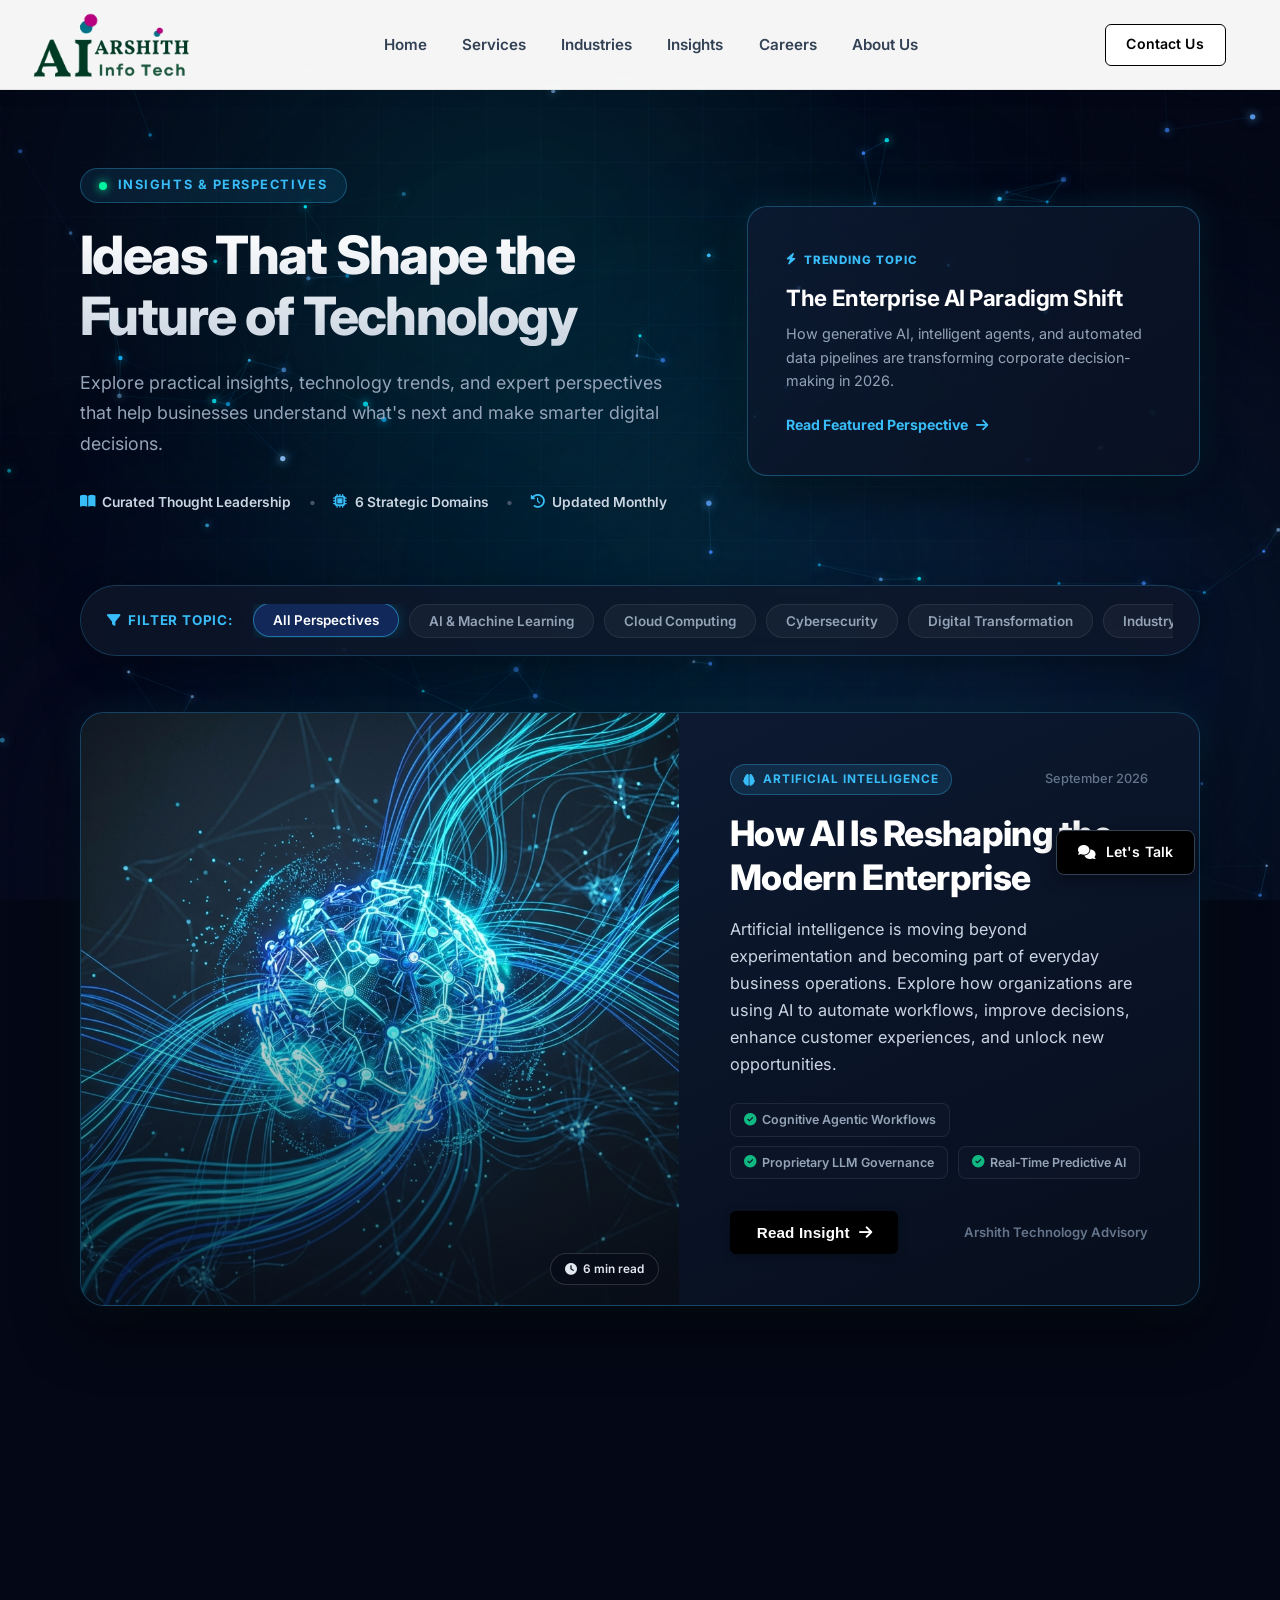
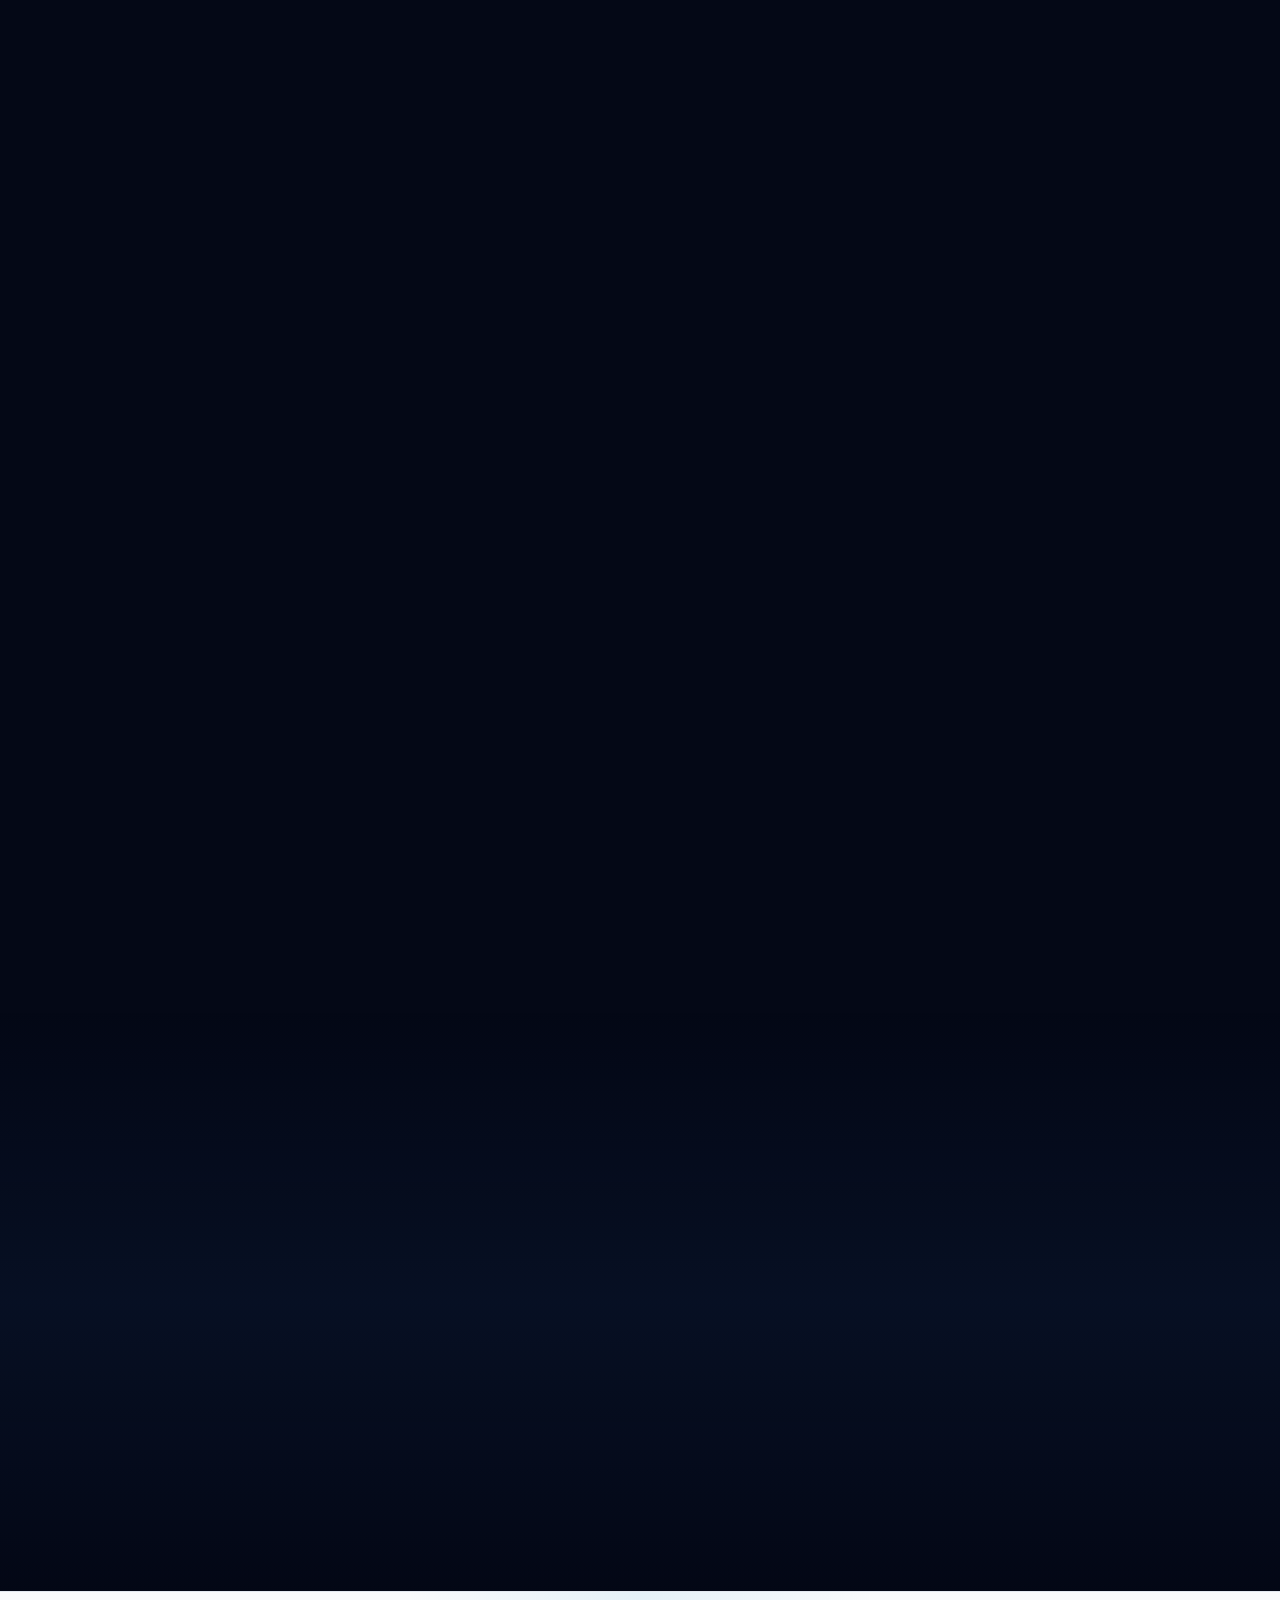
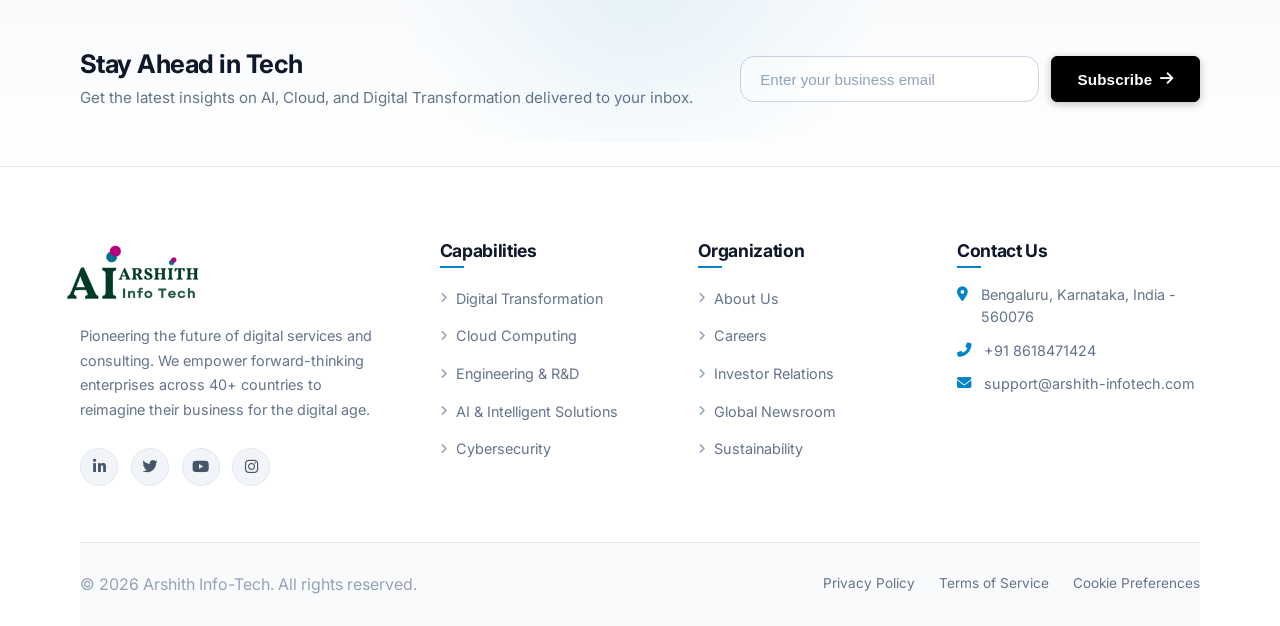
<file: insights.html>
<!DOCTYPE html>
<html lang="en">

<head>
  <meta charset="UTF-8">
  <meta name="viewport" content="width=device-width, initial-scale=1.0">
  <title>Insights &amp; Perspectives | Arshith Info-Tech - Ideas That Shape the Future of Technology</title>
  <meta name="description"
    content="Explore practical insights, technology trends, and expert perspectives that help businesses understand what's next and make smarter digital decisions in AI, Cloud, Cybersecurity, and Industry 4.0." />

  <!-- Google Fonts -->
  <link rel="preconnect" href="https://fonts.googleapis.com">
  <link rel="preconnect" href="https://fonts.gstatic.com" crossorigin>
  <link href="https://fonts.googleapis.com/css2?family=Inter:wght@400;500;600;700;800;900&family=Outfit:wght@400;500;600;700;800;900&display=swap" rel="stylesheet">
  <!-- FontAwesome -->
  <link rel="stylesheet" href="https://cdnjs.cloudflare.com/ajax/libs/font-awesome/6.4.0/css/all.min.css">
  <!-- Custom CSS -->
  <link rel="stylesheet" href="css/style.css">
  <link rel="stylesheet" href="footer-premium.css">
</head>

<body class="theme-page-cyber-blue page-insights">

  <!-- Global Animated Background (Interactive Constellation Canvas + Ambient Aurora Glow) -->
  <div class="global-aurora-bg">
    <div class="aurora-orb aurora-orb-1"></div>
    <div class="aurora-orb aurora-orb-2"></div>
    <div class="aurora-orb aurora-orb-3"></div>
    <div class="aurora-orb aurora-orb-4"></div>
  </div>
  <canvas id="globalParticlesCanvas"></canvas>

  <!-- Navbar (Exact Same Header Component) -->
  <nav class="navbar">
    <div class="container">
      <a href="index.html" class="logo">
        <img src="assets/images/logo-official.png" alt="Arshith Info-Tech" class="logo-img">
      </a>
      <ul class="nav-links">
        <div class="drawer-brand">
          <img src="assets/images/logo-official.png" alt="Arshith Info-Tech" class="logo-img">
        </div>
        <button class="drawer-close" aria-label="Close menu"><i class="fas fa-times"></i></button>
        <li><a href="index.html"><i class="fas fa-house"></i> Home</a></li>
        <li><a href="services.html"><i class="fas fa-laptop-code"></i> Services</a></li>
        <li><a href="industries.html"><i class="fas fa-layer-group"></i> Industries</a></li>
        <li><a href="insights.html" class="active"><i class="fas fa-newspaper"></i> Insights</a></li>
        <li><a href="careers.html"><i class="fas fa-briefcase"></i> Careers</a></li>
        <li><a href="about-infotech.html"><i class="fas fa-building"></i> About Us</a></li>
        <li class="drawer-cta-item"><a href="javascript:void(0)" class="btn btn-primary drawer-cta-btn" aria-haspopup="dialog"><i class="fas fa-paper-plane"></i> Contact Us</a></li>
      </ul>
      <a href="javascript:void(0)" class="btn btn-primary nav-cta" aria-haspopup="dialog">Contact Us</a>
      <div class="menu-toggle" aria-label="Open Navigation Menu">
        <i class="fas fa-bars"></i>
      </div>
    </div>
  </nav>

  <!-- Mobile Menu Overlay -->
  <div id="menuOverlay"></div>

  <!-- ===================================================
       1. INSIGHTS EDITORIAL HERO SECTION
       =================================================== -->
  <header class="insights-hero-section">
    <div class="container">
      <div class="insights-hero-layout">
        
        <!-- Editorial Header Meta & Headline -->
        <div class="insights-hero-main reveal-left">
          <div class="insights-editorial-badge">
            <span class="editorial-pulse"></span>
            <span>INSIGHTS &amp; PERSPECTIVES</span>
          </div>

          <h1 class="insights-hero-title">
            Ideas That Shape the Future of Technology
          </h1>

          <p class="insights-hero-lead">
            Explore practical insights, technology trends, and expert perspectives that help businesses understand what's next and make smarter digital decisions.
          </p>

          <div class="insights-meta-strip">
            <div class="meta-item">
              <i class="fas fa-book-open"></i>
              <span>Curated Thought Leadership</span>
            </div>
            <div class="meta-separator">•</div>
            <div class="meta-item">
              <i class="fas fa-microchip"></i>
              <span>6 Strategic Domains</span>
            </div>
            <div class="meta-separator">•</div>
            <div class="meta-item">
              <i class="fas fa-clock-rotate-left"></i>
              <span>Updated Monthly</span>
            </div>
          </div>
        </div>

        <!-- Editorial Spotlight Teaser Card (Asymmetric Right) -->
        <div class="insights-hero-side reveal-right">
          <div class="spotlight-teaser-card" data-open-insight-modal="ai">
            <div class="spotlight-badge"><i class="fas fa-bolt"></i> TRENDING TOPIC</div>
            <h3 class="spotlight-title">The Enterprise AI Paradigm Shift</h3>
            <p class="spotlight-summary">How generative AI, intelligent agents, and automated data pipelines are transforming corporate decision-making in 2026.</p>
            <div class="spotlight-action">
              <span>Read Featured Perspective</span>
              <i class="fas fa-arrow-right"></i>
            </div>
          </div>
        </div>

      </div>
    </div>
  </header>

  <!-- ===================================================
       2. MINIMAL ELEGANT CATEGORY FILTER BAR
       =================================================== -->
  <section class="insights-filter-section">
    <div class="container">
      <div class="insights-filter-bar" id="insightsFilterBar">
        <span class="filter-label"><i class="fas fa-filter"></i> Filter Topic:</span>
        <div class="filter-pills-scroll">
          <button type="button" class="filter-pill active" data-filter="all">All Perspectives</button>
          <button type="button" class="filter-pill" data-filter="ai">AI &amp; Machine Learning</button>
          <button type="button" class="filter-pill" data-filter="cloud">Cloud Computing</button>
          <button type="button" class="filter-pill" data-filter="cybersecurity">Cybersecurity</button>
          <button type="button" class="filter-pill" data-filter="digital-transformation">Digital Transformation</button>
          <button type="button" class="filter-pill" data-filter="industry-40">Industry 4.0</button>
          <button type="button" class="filter-pill" data-filter="emerging-tech">Emerging Technology</button>
        </div>
      </div>
    </div>
  </section>

  <!-- ===================================================
       3. EDITORIAL ARTICLES SHOWCASE (Magazine Layout)
       =================================================== -->
  <main class="insights-magazine-wrapper">
    <div class="container">

      <!-- ─── FEATURED ARTICLE (Large Horizontal Hero Layout) ─── -->
      <article class="featured-insight-card reveal-up" data-category="ai">
        <div class="featured-card-grid">
          
          <div class="featured-image-pane">
            <div class="insight-img-frame">
              <img src="assets/images/ai-enterprise.png" alt="How AI Is Reshaping the Modern Enterprise" class="insight-media-img" loading="lazy">
              <div class="insight-media-overlay"></div>
              <span class="reading-time-pill"><i class="fas fa-clock"></i> 6 min read</span>
            </div>
          </div>

          <div class="featured-content-pane">
            <div class="article-meta-header">
              <span class="article-category-tag cat-ai">
                <i class="fas fa-brain"></i> ARTIFICIAL INTELLIGENCE
              </span>
              <span class="article-pub-date">September 2026</span>
            </div>

            <h2 class="featured-article-title">
              How AI Is Reshaping the Modern Enterprise
            </h2>

            <p class="featured-article-desc">
              Artificial intelligence is moving beyond experimentation and becoming part of everyday business operations. Explore how organizations are using AI to automate workflows, improve decisions, enhance customer experiences, and unlock new opportunities.
            </p>

            <div class="article-takeaways-preview">
              <div class="takeaway-badge"><i class="fas fa-check-circle"></i> Cognitive Agentic Workflows</div>
              <div class="takeaway-badge"><i class="fas fa-check-circle"></i> Proprietary LLM Governance</div>
              <div class="takeaway-badge"><i class="fas fa-check-circle"></i> Real-Time Predictive AI</div>
            </div>

            <div class="article-card-footer">
              <button type="button" class="btn btn-primary btn-read-insight" data-open-insight-modal="ai">
                <span>Read Insight</span>
                <i class="fas fa-arrow-right"></i>
              </button>
              <div class="author-attribution">
                <span class="author-role">Arshith Technology Advisory</span>
              </div>
            </div>
          </div>

        </div>
      </article>

      <!-- ─── EDITORIAL ROW 1 (1 Tall Large Article + 2 Stacked Articles) ─── -->
      <div class="magazine-grid-row-1">

        <!-- Article 1: Cloud Computing (Large Tall Feature) -->
        <article class="insight-article-card card-tall reveal-left" data-category="cloud">
          <div class="card-inner-tall">
            <div class="insight-img-frame tall-frame">
              <img src="assets/images/cloud-computing.jpg" alt="Building a Cloud Foundation for Long-Term Growth" class="insight-media-img" loading="lazy">
              <div class="insight-media-overlay"></div>
              <span class="reading-time-pill"><i class="fas fa-clock"></i> 5 min read</span>
            </div>

            <div class="card-content-body">
              <div class="article-meta-header">
                <span class="article-category-tag cat-cloud">
                  <i class="fas fa-cloud"></i> CLOUD COMPUTING
                </span>
                <span class="article-pub-date">August 2026</span>
              </div>

              <h3 class="article-title">
                Building a Cloud Foundation for Long-Term Growth
              </h3>

              <p class="article-summary">
                How modern cloud strategies help organizations improve scalability, resilience, flexibility, and operational efficiency across distributed enterprise ecosystems.
              </p>

              <button type="button" class="btn-read-inline" data-open-insight-modal="cloud">
                <span>Read Insight</span>
                <i class="fas fa-arrow-right"></i>
              </button>
            </div>
          </div>
        </article>

        <!-- Stacked 2 Articles (Cybersecurity & Digital Transformation) -->
        <div class="magazine-stacked-col reveal-right">

          <!-- Article 2: Cybersecurity -->
          <article class="insight-article-card card-horizontal-compact" data-category="cybersecurity">
            <div class="card-inner-horizontal">
              <div class="insight-img-frame compact-frame">
                <img src="assets/images/cybersecurity-insight.jpg" alt="Preparing Businesses for the Next Generation of Cyber Threats" class="insight-media-img" loading="lazy">
                <div class="insight-media-overlay"></div>
                <span class="reading-time-pill"><i class="fas fa-clock"></i> 4 min read</span>
              </div>

              <div class="card-content-body">
                <div class="article-meta-header">
                  <span class="article-category-tag cat-cybersecurity">
                    <i class="fas fa-shield-halved"></i> CYBERSECURITY
                  </span>
                  <span class="article-pub-date">August 2026</span>
                </div>

                <h3 class="article-title">
                  Preparing Businesses for the Next Generation of Cyber Threats
                </h3>

                <p class="article-summary">
                  Understanding how proactive security strategies can protect applications, infrastructure, data, and digital operations with zero-trust protocols.
                </p>

                <button type="button" class="btn-read-inline" data-open-insight-modal="cybersecurity">
                  <span>Read Insight</span>
                  <i class="fas fa-arrow-right"></i>
                </button>
              </div>
            </div>
          </article>

          <!-- Article 3: Digital Transformation -->
          <article class="insight-article-card card-horizontal-compact" data-category="digital-transformation">
            <div class="card-inner-horizontal">
              <div class="insight-img-frame compact-frame">
                <img src="assets/images/digital-transformation.jpg" alt="Why Modernization Is Becoming a Business Imperative" class="insight-media-img" loading="lazy">
                <div class="insight-media-overlay"></div>
                <span class="reading-time-pill"><i class="fas fa-clock"></i> 5 min read</span>
              </div>

              <div class="card-content-body">
                <div class="article-meta-header">
                  <span class="article-category-tag cat-transformation">
                    <i class="fas fa-arrows-spin"></i> DIGITAL TRANSFORMATION
                  </span>
                  <span class="article-pub-date">July 2026</span>
                </div>

                <h3 class="article-title">
                  Why Modernization Is Becoming a Business Imperative
                </h3>

                <p class="article-summary">
                  How organizations can move beyond legacy systems and create connected, efficient, digital-first operations that drive tangible market differentiation.
                </p>

                <button type="button" class="btn-read-inline" data-open-insight-modal="modernization">
                  <span>Read Insight</span>
                  <i class="fas fa-arrow-right"></i>
                </button>
              </div>
            </div>
          </article>

        </div>

      </div>

      <!-- ─── EDITORIAL ROW 2 (Two Equal Horizontal Split Articles) ─── -->
      <div class="magazine-grid-row-2">

        <!-- Article 4: Industry 4.0 -->
        <article class="insight-article-card card-half-horizontal reveal-left" data-category="industry-40">
          <div class="card-inner-half">
            <div class="insight-img-frame half-frame">
              <img src="assets/images/smart-manufacturing.png" alt="How Connected Technologies Are Changing Manufacturing" class="insight-media-img" loading="lazy">
              <div class="insight-media-overlay"></div>
              <span class="reading-time-pill"><i class="fas fa-clock"></i> 6 min read</span>
            </div>

            <div class="card-content-body">
              <div class="article-meta-header">
                <span class="article-category-tag cat-industry">
                  <i class="fas fa-industry"></i> INDUSTRY 4.0
                </span>
                <span class="article-pub-date">July 2026</span>
              </div>

              <h3 class="article-title">
                How Connected Technologies Are Changing Manufacturing
              </h3>

              <p class="article-summary">
                Exploring how IoT, automation, analytics, and intelligent systems are transforming industrial operations and enabling autonomous shopfloors.
              </p>

              <button type="button" class="btn-read-inline" data-open-insight-modal="industry40">
                <span>Read Insight</span>
                <i class="fas fa-arrow-right"></i>
              </button>
            </div>
          </div>
        </article>

        <!-- Article 5: Emerging Technology -->
        <article class="insight-article-card card-half-horizontal reveal-right" data-category="emerging-tech">
          <div class="card-inner-half">
            <div class="insight-img-frame half-frame">
              <img src="assets/images/emerging-tech.jpg" alt="Technology Trends That Will Shape the Next Business Era" class="insight-media-img" loading="lazy">
              <div class="insight-media-overlay"></div>
              <span class="reading-time-pill"><i class="fas fa-clock"></i> 7 min read</span>
            </div>

            <div class="card-content-body">
              <div class="article-meta-header">
                <span class="article-category-tag cat-emerging">
                  <i class="fas fa-wand-magic-sparkles"></i> EMERGING TECHNOLOGY
                </span>
                <span class="article-pub-date">June 2026</span>
              </div>

              <h3 class="article-title">
                Technology Trends That Will Shape the Next Business Era
              </h3>

              <p class="article-summary">
                A look at emerging technologies, quantum computing, autonomous agents, and the opportunities they create for enterprises preparing for the decade ahead.
              </p>

              <button type="button" class="btn-read-inline" data-open-insight-modal="emerging">
                <span>Read Insight</span>
                <i class="fas fa-arrow-right"></i>
              </button>
            </div>
          </div>
        </article>

      </div>

    </div>
  </main>

  <!-- ===================================================
       4. INSIGHTS EDITORIAL CALL TO ACTION
       =================================================== -->
  <section class="insights-cta-section section-padding">
    <div class="container">
      <div class="insights-cta-box reveal-scale">
        <div class="cta-editorial-quote-mark">
          <i class="fas fa-quote-right"></i>
        </div>
        
        <div class="insights-cta-layout">
          <div class="cta-text-side">
            <span class="cta-kicker"><i class="fas fa-lightbulb"></i> STRATEGIC ADVISORY</span>
            <h2 class="insights-cta-heading">Have a Technology Challenge?</h2>
            <p class="insights-cta-desc">
              Let's explore how the right technology strategy can help your organization solve today's challenges and prepare for tomorrow.
            </p>
          </div>

          <div class="cta-action-side">
            <button type="button" class="btn btn-primary btn-cta-insights nav-cta" aria-haspopup="dialog">
              <span>Talk to Our Experts</span>
              <i class="fas fa-arrow-right"></i>
            </button>
            <span class="cta-sub-note">Connect with senior technology leaders &bull; Zero obligation</span>
          </div>
        </div>
      </div>
    </div>
  </section>

  <!-- ===================================================
       5. 6 INDIVIDUAL ARTICLE DETAIL POPUP MODALS
       =================================================== -->

  <!-- Modal 1: Artificial Intelligence Detailed View -->
  <div id="modal-insight-ai" class="insight-detail-modal" role="dialog" aria-modal="true" aria-labelledby="modalTitle-insight-ai">
    <div class="modal-box insight-modal-box">
      <button class="modal-close insight-modal-close" aria-label="Close modal"><i class="fas fa-times"></i></button>
      
      <div class="insight-modal-header">
        <div class="insight-modal-category cat-ai">
          <i class="fas fa-brain"></i> ARTIFICIAL INTELLIGENCE
        </div>
        <h2 id="modalTitle-insight-ai" class="insight-modal-title">How AI Is Reshaping the Modern Enterprise</h2>
        <div class="insight-modal-byline">
          <span><i class="fas fa-calendar-alt"></i> September 2026</span>
          <span>&bull;</span>
          <span><i class="fas fa-clock"></i> 6 min read</span>
          <span>&bull;</span>
          <span><i class="fas fa-user-tie"></i> Arshith AI Practice</span>
        </div>
      </div>

      <div class="insight-modal-body">
        <div class="insight-modal-hero-img">
          <img src="assets/images/ai-enterprise.png" alt="AI Enterprise Visualization" class="modal-article-img">
        </div>

        <div class="insight-editorial-content">
          <p class="lead-paragraph">
            Artificial intelligence has rapidly transitioned from an experimental research sandbox into a core operational backbone for modern enterprise strategy. Organizations that master AI integration are outpacing competitors in agility, customer responsiveness, and operational efficiency.
          </p>

          <h3>Moving from Reactive Automation to Agentic Intelligence</h3>
          <p>
            Traditional robotic process automation (RPA) was limited to rigid, rule-based workflows. Today, autonomous multi-agent AI ecosystems are equipped with reasoning capabilities, understanding unstructured context across supply chains, financial transactions, and customer inquiries.
          </p>

          <div class="insight-key-takeaways-box">
            <h4><i class="fas fa-bookmark"></i> Key Strategic Takeaways:</h4>
            <ul>
              <li><strong>Agentic Workflows:</strong> AI systems now coordinate multi-step complex enterprise processes autonomously.</li>
              <li><strong>Domain Fine-Tuning:</strong> Enterprise value is unlocked by training specialized models on proprietary internal knowledge bases.</li>
              <li><strong>Ethical Governance &amp; Security:</strong> Strict guardrails, data privacy safeguards, and transparent model auditability are essential.</li>
            </ul>
          </div>

          <h3>Driving Measurable ROI Through Applied AI</h3>
          <p>
            The most successful enterprise adopters focus on high-impact vertical use cases: predictive inventory replenishment, automated contract intelligence, real-time cyber defense correlation, and hyper-personalized consumer recommendation engines.
          </p>
        </div>
      </div>

      <div class="insight-modal-footer">
        <button type="button" class="btn btn-outline insight-modal-close">
          <i class="fas fa-arrow-left"></i> Back to Insights
        </button>
        <button type="button" class="btn btn-primary nav-cta" aria-haspopup="dialog">
          <span>Discuss This Perspective</span>
          <i class="fas fa-arrow-right"></i>
        </button>
      </div>
    </div>
  </div>

  <!-- Modal 2: Cloud Computing Detailed View -->
  <div id="modal-insight-cloud" class="insight-detail-modal" role="dialog" aria-modal="true" aria-labelledby="modalTitle-insight-cloud">
    <div class="modal-box insight-modal-box">
      <button class="modal-close insight-modal-close" aria-label="Close modal"><i class="fas fa-times"></i></button>
      
      <div class="insight-modal-header">
        <div class="insight-modal-category cat-cloud">
          <i class="fas fa-cloud"></i> CLOUD COMPUTING
        </div>
        <h2 id="modalTitle-insight-cloud" class="insight-modal-title">Building a Cloud Foundation for Long-Term Growth</h2>
        <div class="insight-modal-byline">
          <span><i class="fas fa-calendar-alt"></i> August 2026</span>
          <span>&bull;</span>
          <span><i class="fas fa-clock"></i> 5 min read</span>
          <span>&bull;</span>
          <span><i class="fas fa-user-tie"></i> Arshith Cloud Architecture Team</span>
        </div>
      </div>

      <div class="insight-modal-body">
        <div class="insight-modal-hero-img">
          <img src="assets/images/cloud-computing.jpg" alt="Cloud Foundation Visualization" class="modal-article-img">
        </div>

        <div class="insight-editorial-content">
          <p class="lead-paragraph">
            A resilient cloud strategy is no longer just about hosting infrastructure offsite; it is the fundamental platform that dictates how quickly a modern enterprise can build, deploy, and scale digital products.
          </p>

          <h3>Overcoming Multi-Cloud Complexity and FinOps</h3>
          <p>
            As enterprises embrace hybrid and multi-cloud topologies, operational complexity can escalate. Implementing mature Infrastructure as Code (IaC), GitOps pipelines, and active FinOps governance ensures predictable costs and automated elasticity during peak workloads.
          </p>

          <div class="insight-key-takeaways-box">
            <h4><i class="fas fa-bookmark"></i> Key Strategic Takeaways:</h4>
            <ul>
              <li><strong>Cloud-Native Modularity:</strong> Decouple monolithic systems into microservices and containerized Kubernetes clusters.</li>
              <li><strong>FinOps Observability:</strong> Continuous telemetry tracking to prevent cloud sprawl and optimize resource expenditure.</li>
              <li><strong>Disaster Resilience:</strong> Active-active multi-region failover protocols ensuring near-zero recovery time objectives (RTO).</li>
            </ul>
          </div>

          <h3>Accelerating Developer Velocity</h3>
          <p>
            Standardized developer platforms built on scalable cloud primitives empower engineering squads to release features in hours rather than months, creating sustained competitive momentum.
          </p>
        </div>
      </div>

      <div class="insight-modal-footer">
        <button type="button" class="btn btn-outline insight-modal-close">
          <i class="fas fa-arrow-left"></i> Back to Insights
        </button>
        <button type="button" class="btn btn-primary nav-cta" aria-haspopup="dialog">
          <span>Discuss This Perspective</span>
          <i class="fas fa-arrow-right"></i>
        </button>
      </div>
    </div>
  </div>

  <!-- Modal 3: Cybersecurity Detailed View -->
  <div id="modal-insight-cybersecurity" class="insight-detail-modal" role="dialog" aria-modal="true" aria-labelledby="modalTitle-insight-sec">
    <div class="modal-box insight-modal-box">
      <button class="modal-close insight-modal-close" aria-label="Close modal"><i class="fas fa-times"></i></button>
      
      <div class="insight-modal-header">
        <div class="insight-modal-category cat-cybersecurity">
          <i class="fas fa-shield-halved"></i> CYBERSECURITY
        </div>
        <h2 id="modalTitle-insight-sec" class="insight-modal-title">Preparing Businesses for the Next Generation of Cyber Threats</h2>
        <div class="insight-modal-byline">
          <span><i class="fas fa-calendar-alt"></i> August 2026</span>
          <span>&bull;</span>
          <span><i class="fas fa-clock"></i> 4 min read</span>
          <span>&bull;</span>
          <span><i class="fas fa-user-tie"></i> Arshith Cybersecurity Research</span>
        </div>
      </div>

      <div class="insight-modal-body">
        <div class="insight-modal-hero-img">
          <img src="assets/images/cybersecurity-insight.jpg" alt="Cybersecurity Visualization" class="modal-article-img">
        </div>

        <div class="insight-editorial-content">
          <p class="lead-paragraph">
            The perimeter is dead. With distributed workforces, edge devices, and ubiquitous cloud APIs, enterprise defense requires an uncompromising Zero-Trust architecture backed by automated threat hunting.
          </p>

          <h3>Continuous Verification in a Hyper-Connected World</h3>
          <p>
            Zero-Trust mandates: never trust, always verify. Every request—whether originating from inside or outside the network—is authenticated, authorized, and dynamically evaluated based on risk signals.
          </p>

          <div class="insight-key-takeaways-box">
            <h4><i class="fas fa-bookmark"></i> Key Strategic Takeaways:</h4>
            <ul>
              <li><strong>Identity-Centric Defense:</strong> Modern IAM with context-aware biometric authentication and least-privilege access.</li>
              <li><strong>AI-Driven SOC Telemetry:</strong> Automate SIEM/SOAR incident response to isolate lateral malware propagation in seconds.</li>
              <li><strong>Supply Chain Verification:</strong> Continuous vulnerability scanning across third-party open source packages and vendor APIs.</li>
            </ul>
          </div>

          <h3>Building Cyber Resilience as a Boardroom Priority</h3>
          <p>
            Security is no longer merely an IT concern; it is a prerequisite for customer trust, regulatory compliance, and business continuity.
          </p>
        </div>
      </div>

      <div class="insight-modal-footer">
        <button type="button" class="btn btn-outline insight-modal-close">
          <i class="fas fa-arrow-left"></i> Back to Insights
        </button>
        <button type="button" class="btn btn-primary nav-cta" aria-haspopup="dialog">
          <span>Discuss This Perspective</span>
          <i class="fas fa-arrow-right"></i>
        </button>
      </div>
    </div>
  </div>

  <!-- Modal 4: Digital Transformation Detailed View -->
  <div id="modal-insight-modernization" class="insight-detail-modal" role="dialog" aria-modal="true" aria-labelledby="modalTitle-insight-dt">
    <div class="modal-box insight-modal-box">
      <button class="modal-close insight-modal-close" aria-label="Close modal"><i class="fas fa-times"></i></button>
      
      <div class="insight-modal-header">
        <div class="insight-modal-category cat-transformation">
          <i class="fas fa-arrows-spin"></i> DIGITAL TRANSFORMATION
        </div>
        <h2 id="modalTitle-insight-dt" class="insight-modal-title">Why Modernization Is Becoming a Business Imperative</h2>
        <div class="insight-modal-byline">
          <span><i class="fas fa-calendar-alt"></i> July 2026</span>
          <span>&bull;</span>
          <span><i class="fas fa-clock"></i> 5 min read</span>
          <span>&bull;</span>
          <span><i class="fas fa-user-tie"></i> Arshith Enterprise Consulting</span>
        </div>
      </div>

      <div class="insight-modal-body">
        <div class="insight-modal-hero-img">
          <img src="assets/images/digital-transformation.jpg" alt="Digital Transformation Visualization" class="modal-article-img">
        </div>

        <div class="insight-editorial-content">
          <p class="lead-paragraph">
            Legacy technical debt is the single greatest bottleneck to innovation. Modernizing legacy systems is no longer a technology upgrade project—it is a critical business imperative for market survival.
          </p>

          <h3>De-risking Legacy Modernization with Strangler Patterns</h3>
          <p>
            Replacing monolithic mainframes all at once carries immense operational risk. Incremental modernization via API facades and event-driven microservices allows enterprises to modernize mission-critical systems without operational disruptions.
          </p>

          <div class="insight-key-takeaways-box">
            <h4><i class="fas fa-bookmark"></i> Key Strategic Takeaways:</h4>
            <ul>
              <li><strong>Continuous Modernization:</strong> Shift from big-bang redesigns to continuous iterative software evolution.</li>
              <li><strong>Composable Architecture:</strong> Reusable API-driven business capabilities that can be recombined as markets evolve.</li>
              <li><strong>Culture &amp; Operating Model:</strong> Empower cross-functional product squads with end-to-end operational ownership.</li>
            </ul>
          </div>

          <h3>Unlocking Data Trapped in Silos</h3>
          <p>
            Transforming legacy databases into modern streaming data pipelines unlocks actionable business intelligence for front-line decision makers.
          </p>
        </div>
      </div>

      <div class="insight-modal-footer">
        <button type="button" class="btn btn-outline insight-modal-close">
          <i class="fas fa-arrow-left"></i> Back to Insights
        </button>
        <button type="button" class="btn btn-primary nav-cta" aria-haspopup="dialog">
          <span>Discuss This Perspective</span>
          <i class="fas fa-arrow-right"></i>
        </button>
      </div>
    </div>
  </div>

  <!-- Modal 5: Industry 4.0 Detailed View -->
  <div id="modal-insight-industry40" class="insight-detail-modal" role="dialog" aria-modal="true" aria-labelledby="modalTitle-insight-i40">
    <div class="modal-box insight-modal-box">
      <button class="modal-close insight-modal-close" aria-label="Close modal"><i class="fas fa-times"></i></button>
      
      <div class="insight-modal-header">
        <div class="insight-modal-category cat-industry">
          <i class="fas fa-industry"></i> INDUSTRY 4.0
        </div>
        <h2 id="modalTitle-insight-i40" class="insight-modal-title">How Connected Technologies Are Changing Manufacturing</h2>
        <div class="insight-modal-byline">
          <span><i class="fas fa-calendar-alt"></i> July 2026</span>
          <span>&bull;</span>
          <span><i class="fas fa-clock"></i> 6 min read</span>
          <span>&bull;</span>
          <span><i class="fas fa-user-tie"></i> Arshith Smart Factory Lab</span>
        </div>
      </div>

      <div class="insight-modal-body">
        <div class="insight-modal-hero-img">
          <img src="assets/images/smart-manufacturing.png" alt="Smart Manufacturing Visualization" class="modal-article-img">
        </div>

        <div class="insight-editorial-content">
          <p class="lead-paragraph">
            The convergence of Industrial IoT (IIoT), edge compute, computer vision, and digital twins is giving rise to autonomous manufacturing facilities capable of self-optimization and self-healing.
          </p>

          <h3>Real-Time Shopfloor Visibility and Digital Twins</h3>
          <p>
            By mapping physical production lines to virtual digital twins in real time, industrial leaders can run predictive stress simulations, balance production loads, and eliminate bottlenecks before they occur.
          </p>

          <div class="insight-key-takeaways-box">
            <h4><i class="fas fa-bookmark"></i> Key Strategic Takeaways:</h4>
            <ul>
              <li><strong>Zero Unplanned Downtime:</strong> AI acoustic and vibration telemetry predicting mechanical failure weeks ahead.</li>
              <li><strong>Automated Quality Assurance:</strong> High-speed optical computer vision inspecting micrometer deviations at line speed.</li>
              <li><strong>End-to-End Traceability:</strong> Immutable audit trails tracking component provenance from supplier to finished product.</li>
            </ul>
          </div>

          <h3>Empowering the Connected Industrial Worker</h3>
          <p>
            Augmented reality interfaces and mobile telemetry dashboards provide factory operators with immediate, actionable machine health diagnostics.
          </p>
        </div>
      </div>

      <div class="insight-modal-footer">
        <button type="button" class="btn btn-outline insight-modal-close">
          <i class="fas fa-arrow-left"></i> Back to Insights
        </button>
        <button type="button" class="btn btn-primary nav-cta" aria-haspopup="dialog">
          <span>Discuss This Perspective</span>
          <i class="fas fa-arrow-right"></i>
        </button>
      </div>
    </div>
  </div>

  <!-- Modal 6: Emerging Technology Detailed View -->
  <div id="modal-insight-emerging" class="insight-detail-modal" role="dialog" aria-modal="true" aria-labelledby="modalTitle-insight-em">
    <div class="modal-box insight-modal-box">
      <button class="modal-close insight-modal-close" aria-label="Close modal"><i class="fas fa-times"></i></button>
      
      <div class="insight-modal-header">
        <div class="insight-modal-category cat-emerging">
          <i class="fas fa-wand-magic-sparkles"></i> EMERGING TECHNOLOGY
        </div>
        <h2 id="modalTitle-insight-em" class="insight-modal-title">Technology Trends That Will Shape the Next Business Era</h2>
        <div class="insight-modal-byline">
          <span><i class="fas fa-calendar-alt"></i> June 2026</span>
          <span>&bull;</span>
          <span><i class="fas fa-clock"></i> 7 min read</span>
          <span>&bull;</span>
          <span><i class="fas fa-user-tie"></i> Arshith R&amp;D Research Council</span>
        </div>
      </div>

      <div class="insight-modal-body">
        <div class="insight-modal-hero-img">
          <img src="assets/images/emerging-tech.jpg" alt="Emerging Technology Visualization" class="modal-article-img">
        </div>

        <div class="insight-editorial-content">
          <p class="lead-paragraph">
            The next era of computing is taking shape at the intersection of spatial interfaces, quantum algorithms, synthetic intelligence, and sustainable green cloud infrastructure.
          </p>

          <h3>Preparing the Architecture for Quantum and Neuromorphic Compute</h3>
          <p>
            While full quantum commercialization is emerging, forward-thinking organizations are already deploying post-quantum cryptographic standards to safeguard sensitive data against future decryption vectors.
          </p>

          <div class="insight-key-takeaways-box">
            <h4><i class="fas fa-bookmark"></i> Key Strategic Takeaways:</h4>
            <ul>
              <li><strong>Autonomous Software Engineering:</strong> AI coding copilots and synthetic testing platforms multiplying team throughput.</li>
              <li><strong>Post-Quantum Cryptography:</strong> Proactive transition to quantum-resistant encryption algorithms today.</li>
              <li><strong>Sustainable Tech Engineering:</strong> Low-carbon software architecture and carbon-aware workload scheduling.</li>
            </ul>
          </div>

          <h3>Designing for Agility in an Accelerating World</h3>
          <p>
            Building modular, experimentation-friendly digital architectures allows modern organizations to adopt emerging technologies quickly without rewriting foundational systems.
          </p>
        </div>
      </div>

      <div class="insight-modal-footer">
        <button type="button" class="btn btn-outline insight-modal-close">
          <i class="fas fa-arrow-left"></i> Back to Insights
        </button>
        <button type="button" class="btn btn-primary nav-cta" aria-haspopup="dialog">
          <span>Discuss This Perspective</span>
          <i class="fas fa-arrow-right"></i>
        </button>
      </div>
    </div>
  </div>

  <!-- ===================================================
       6. GLOBAL PREMIUM FOOTER (Exact Same White Theme)
       =================================================== -->
  <footer class="footer">
    <div class="footer-newsletter">
      <div class="container">
        <div class="newsletter-content">
          <div class="newsletter-text">
            <h3>Stay Ahead in Tech</h3>
            <p>Get the latest insights on AI, Cloud, and Digital Transformation delivered to your inbox.</p>
          </div>
          <form class="newsletter-form">
            <input type="email" placeholder="Enter your business email" required>
            <button type="submit" class="btn btn-primary">Subscribe <i class="fas fa-arrow-right"></i></button>
          </form>
        </div>
      </div>
    </div>

    <div class="container">
      <div class="footer-grid">
        <div class="footer-brand">
          <a href="index.html" class="logo footer-logo">
            <img src="assets/images/logo-official.png" alt="Arshith Info-Tech" class="logo-img">
          </a>
          <p class="footer-about">Pioneering the future of digital services and consulting. We empower forward-thinking enterprises across 40+ countries to reimagine their business for the digital age.</p>
          <div class="social-links">
            <a href="#" aria-label="LinkedIn" class="social-icon"><i class="fab fa-linkedin-in"></i></a>
            <a href="#" aria-label="Twitter" class="social-icon"><i class="fab fa-twitter"></i></a>
            <a href="#" aria-label="YouTube" class="social-icon"><i class="fab fa-youtube"></i></a>
            <a href="#" aria-label="Instagram" class="social-icon"><i class="fab fa-instagram"></i></a>
          </div>
        </div>
        <div class="footer-links">
          <h4>Capabilities</h4>
          <ul>
            <li><a href="services.html#digital-transformation"><i class="fas fa-angle-right"></i> Digital Transformation</a></li>
            <li><a href="services.html#cloud-computing"><i class="fas fa-angle-right"></i> Cloud Computing</a></li>
            <li><a href="services.html#engineering-rd"><i class="fas fa-angle-right"></i> Engineering &amp; R&amp;D</a></li>
            <li><a href="services.html#ai-solutions"><i class="fas fa-angle-right"></i> AI &amp; Intelligent Solutions</a></li>
            <li><a href="services.html#cybersecurity"><i class="fas fa-angle-right"></i> Cybersecurity</a></li>
          </ul>
        </div>
        <div class="footer-links">
          <h4>Organization</h4>
          <ul>
            <li><a href="about-infotech.html"><i class="fas fa-angle-right"></i> About Us</a></li>
            <li><a href="index.html#careers"><i class="fas fa-angle-right"></i> Careers</a></li>
            <li><a href="#footer"><i class="fas fa-angle-right"></i> Investor Relations</a></li>
            <li><a href="#footer"><i class="fas fa-angle-right"></i> Global Newsroom</a></li>
            <li><a href="#footer"><i class="fas fa-angle-right"></i> Sustainability</a></li>
          </ul>
        </div>
        <div class="footer-links">
          <h4>Contact Us</h4>
          <ul class="footer-contact-minimal">
            <li><i class="fas fa-map-marker-alt"></i> Bengaluru, Karnataka, India - 560076</li>
            <li><i class="fas fa-phone-alt"></i> +91 8618471424</li>
            <li><i class="fas fa-envelope"></i> support@arshith-infotech.com</li>
          </ul>
        </div>
      </div>
      <div class="footer-bottom">
        <div class="footer-bottom-flex">
          <p>&copy; 2026 Arshith Info-Tech. All rights reserved.</p>
          <div class="legal-links">
            <a href="#">Privacy Policy</a>
            <a href="#">Terms of Service</a>
            <a href="#">Cookie Preferences</a>
          </div>
        </div>
      </div>
    </div>
  </footer>

  <!-- Floating CTA Button -->
  <div class="floating-cta" id="floatingCta">
    <a href="javascript:void(0)" class="floating-cta-btn nav-cta" id="floatingCtaBtn" aria-haspopup="dialog">
      <i class="fas fa-comments"></i>
      <span>Let's Talk</span>
    </a>
  </div>

  <!-- Back to Top -->
  <button id="backToTop" aria-label="Back to top"><i class="fas fa-chevron-up"></i></button>

  <!-- Custom JavaScript -->
  <script src="js/main.js"></script>
</body>

</html>

<!-- Last Updated: 2026-09-04T07:32:27.501Z -->
</file>
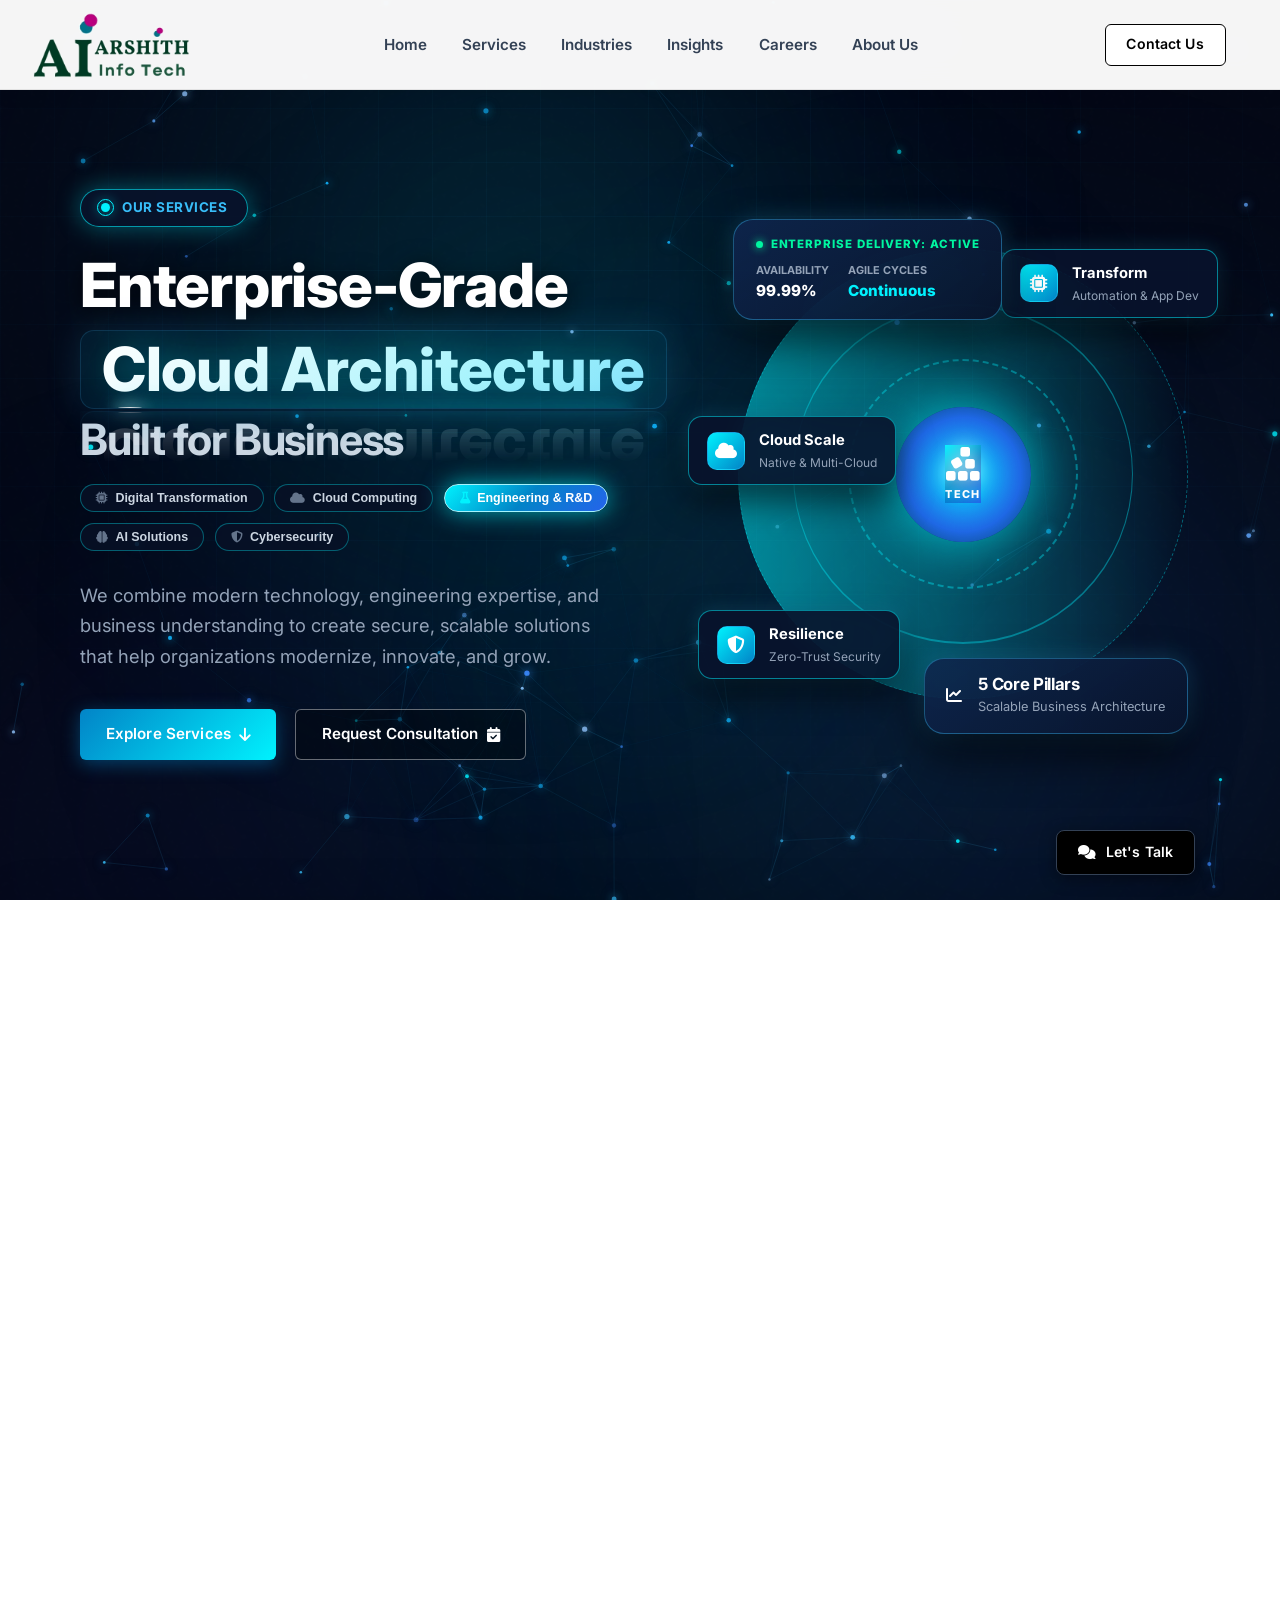
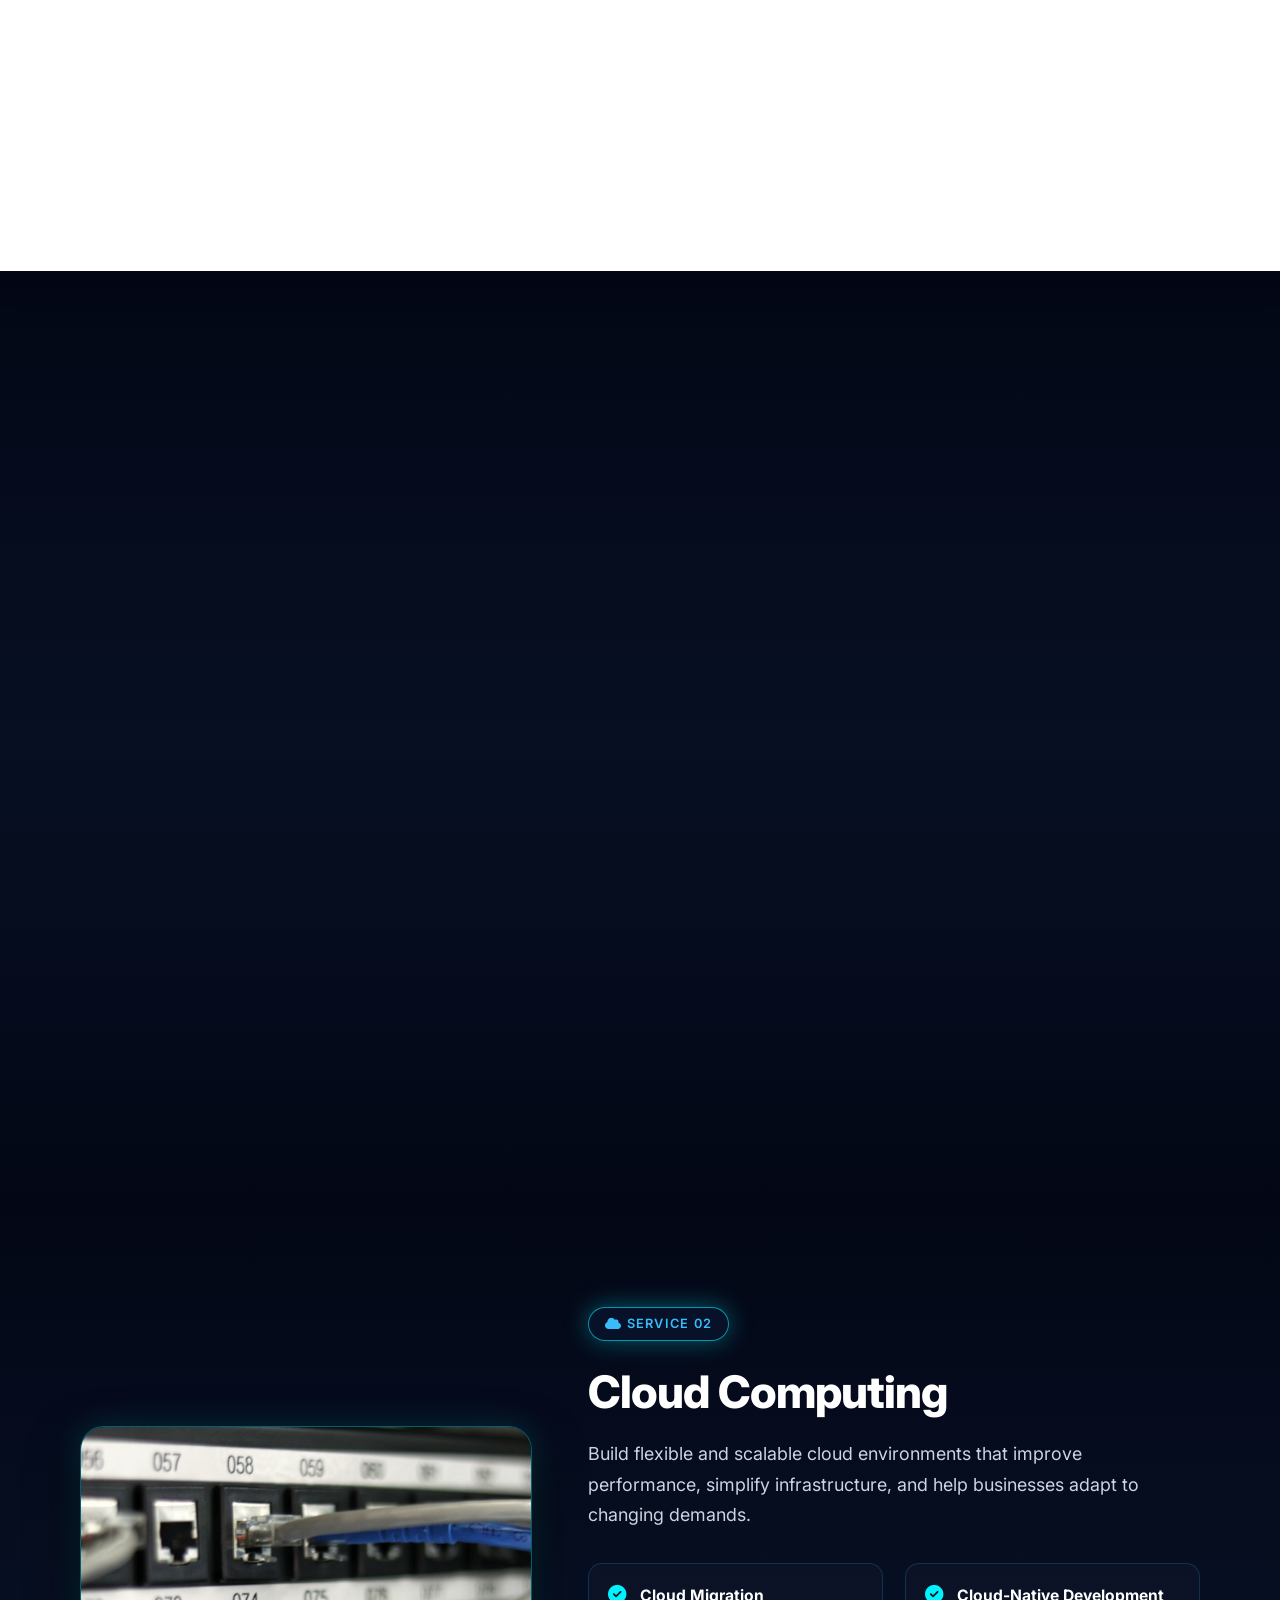
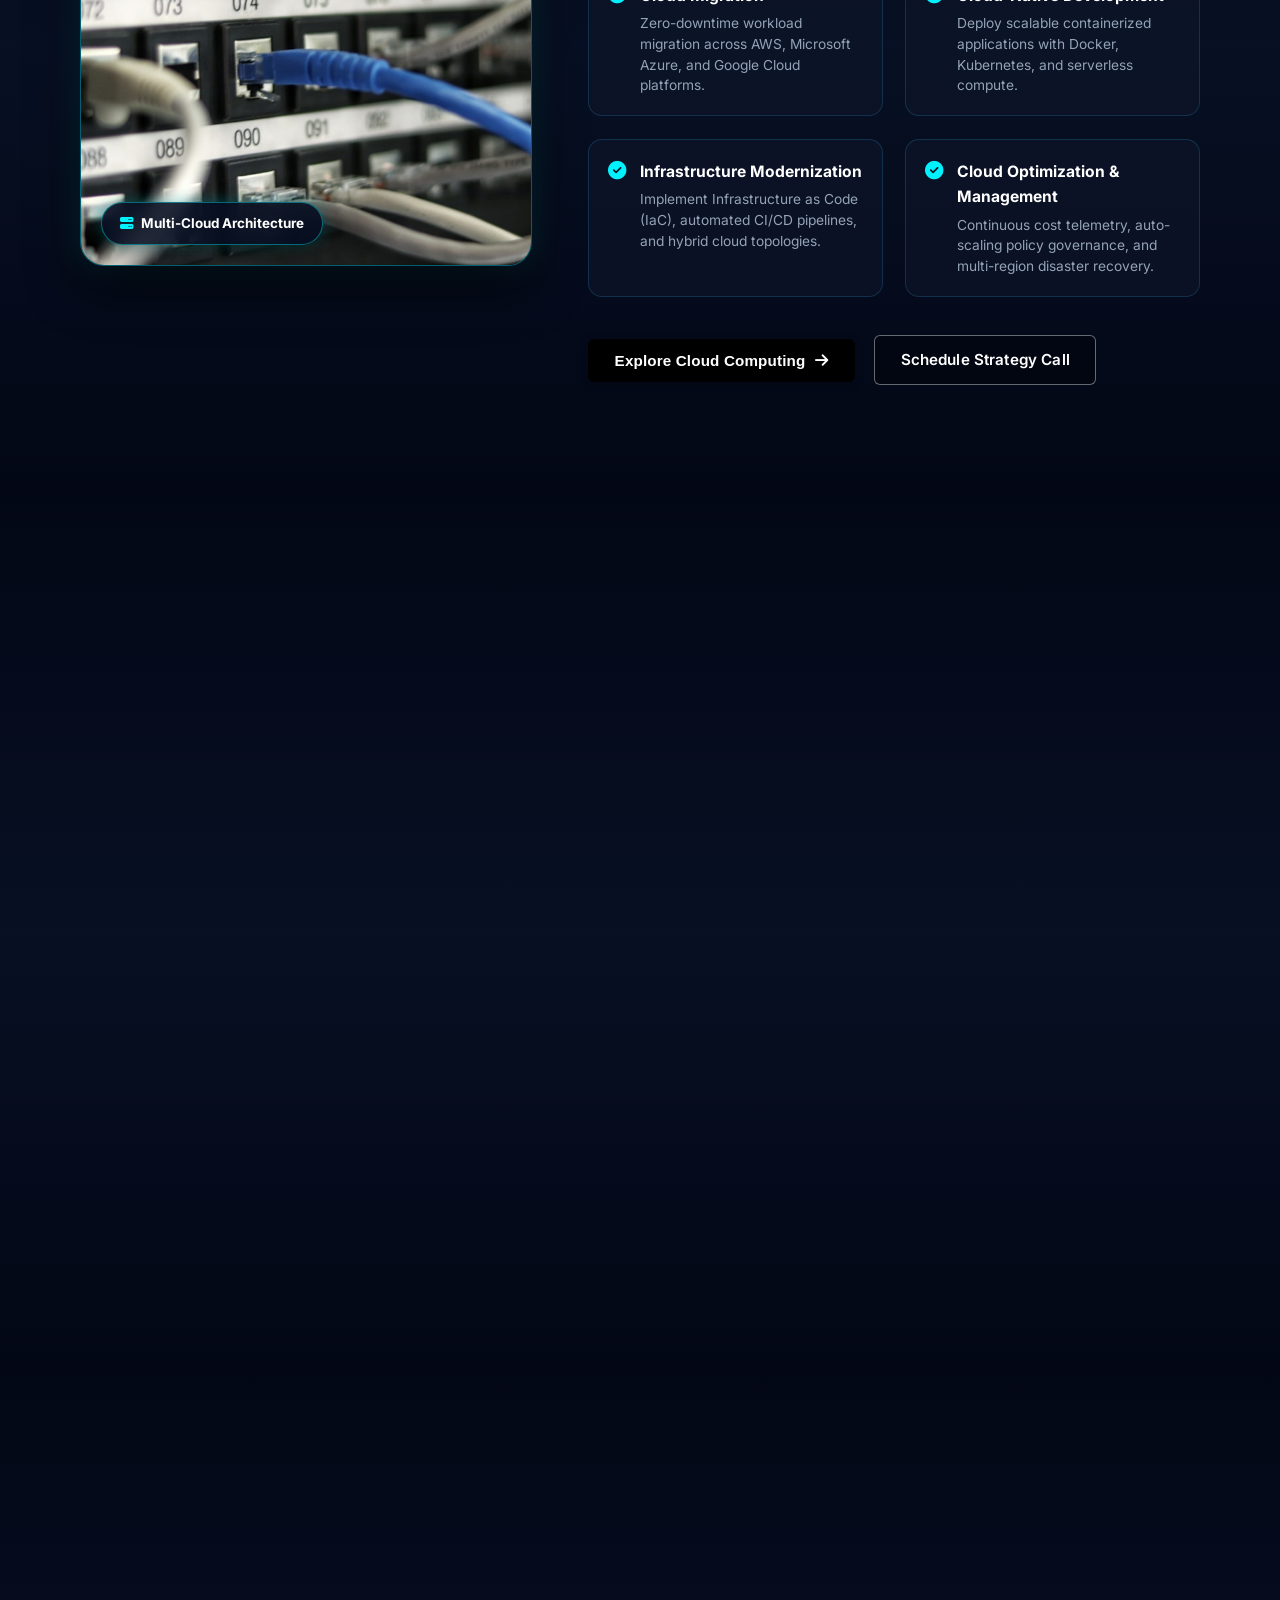
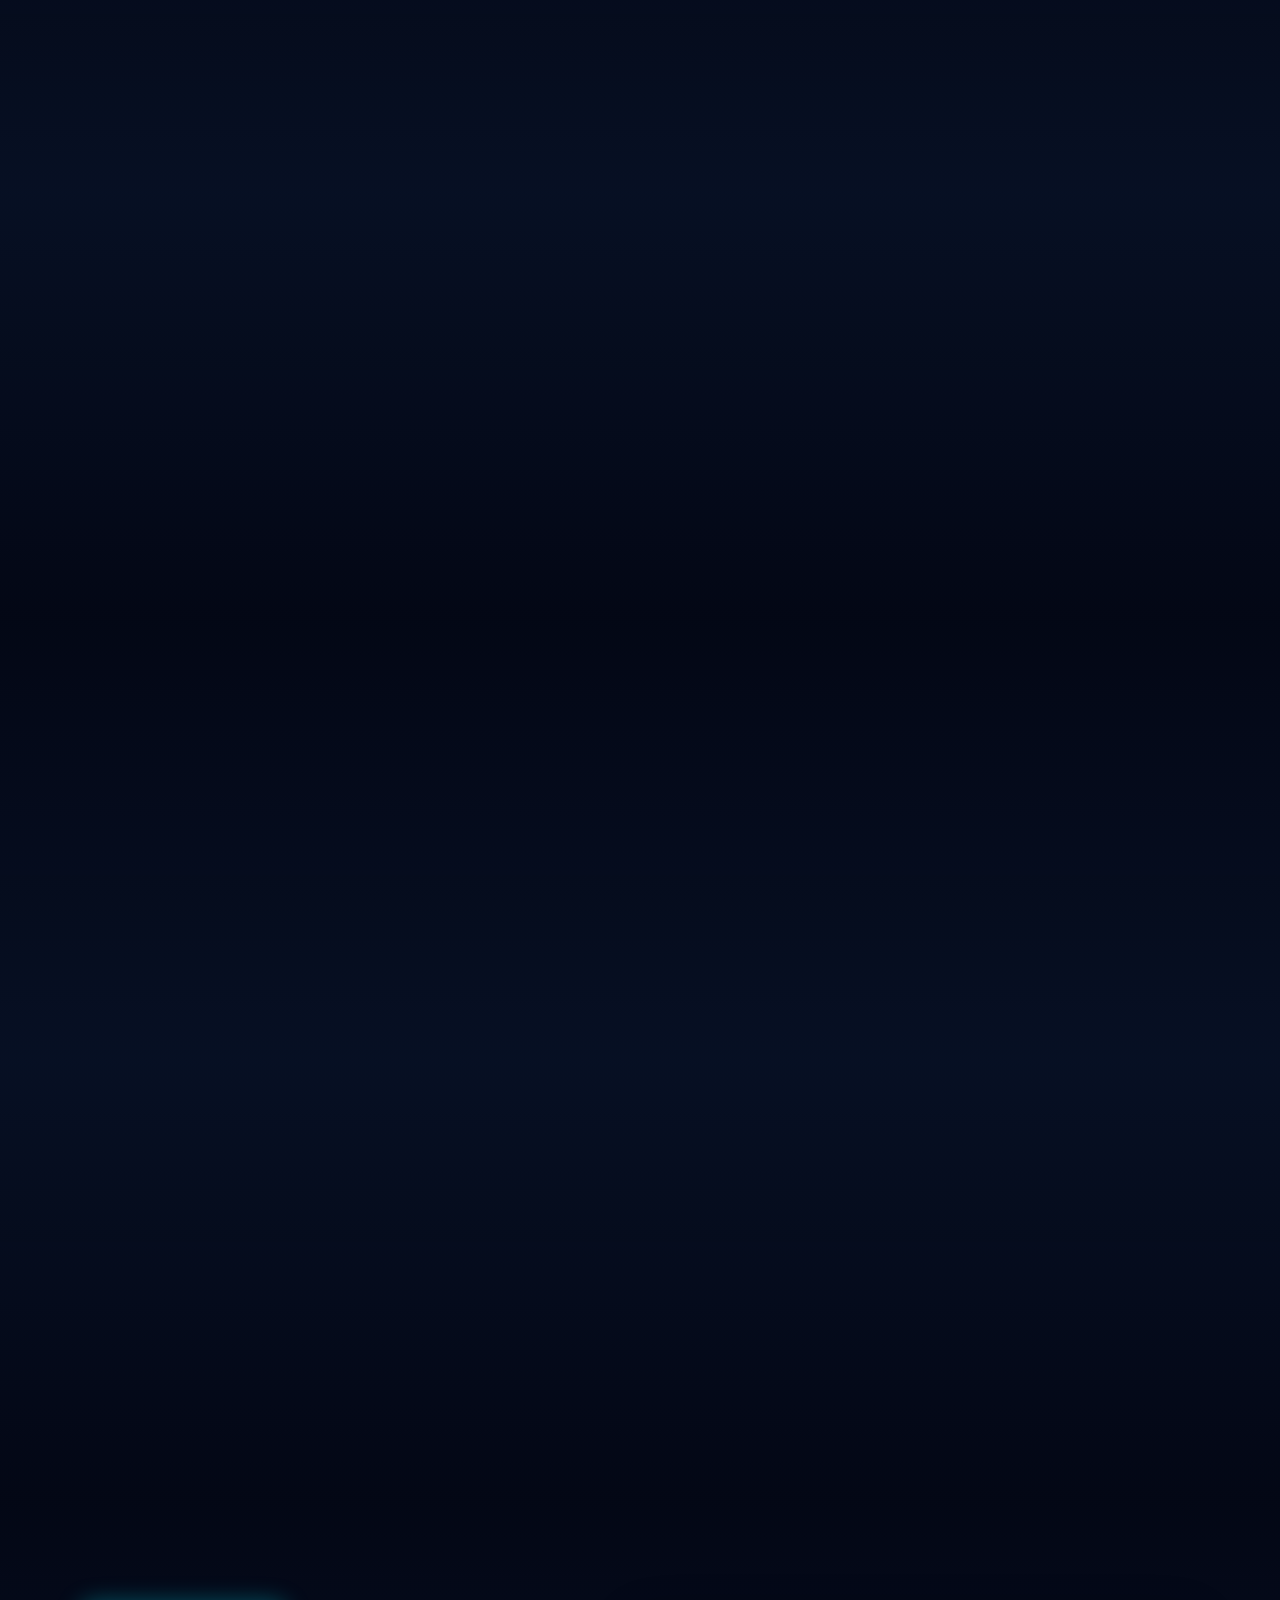
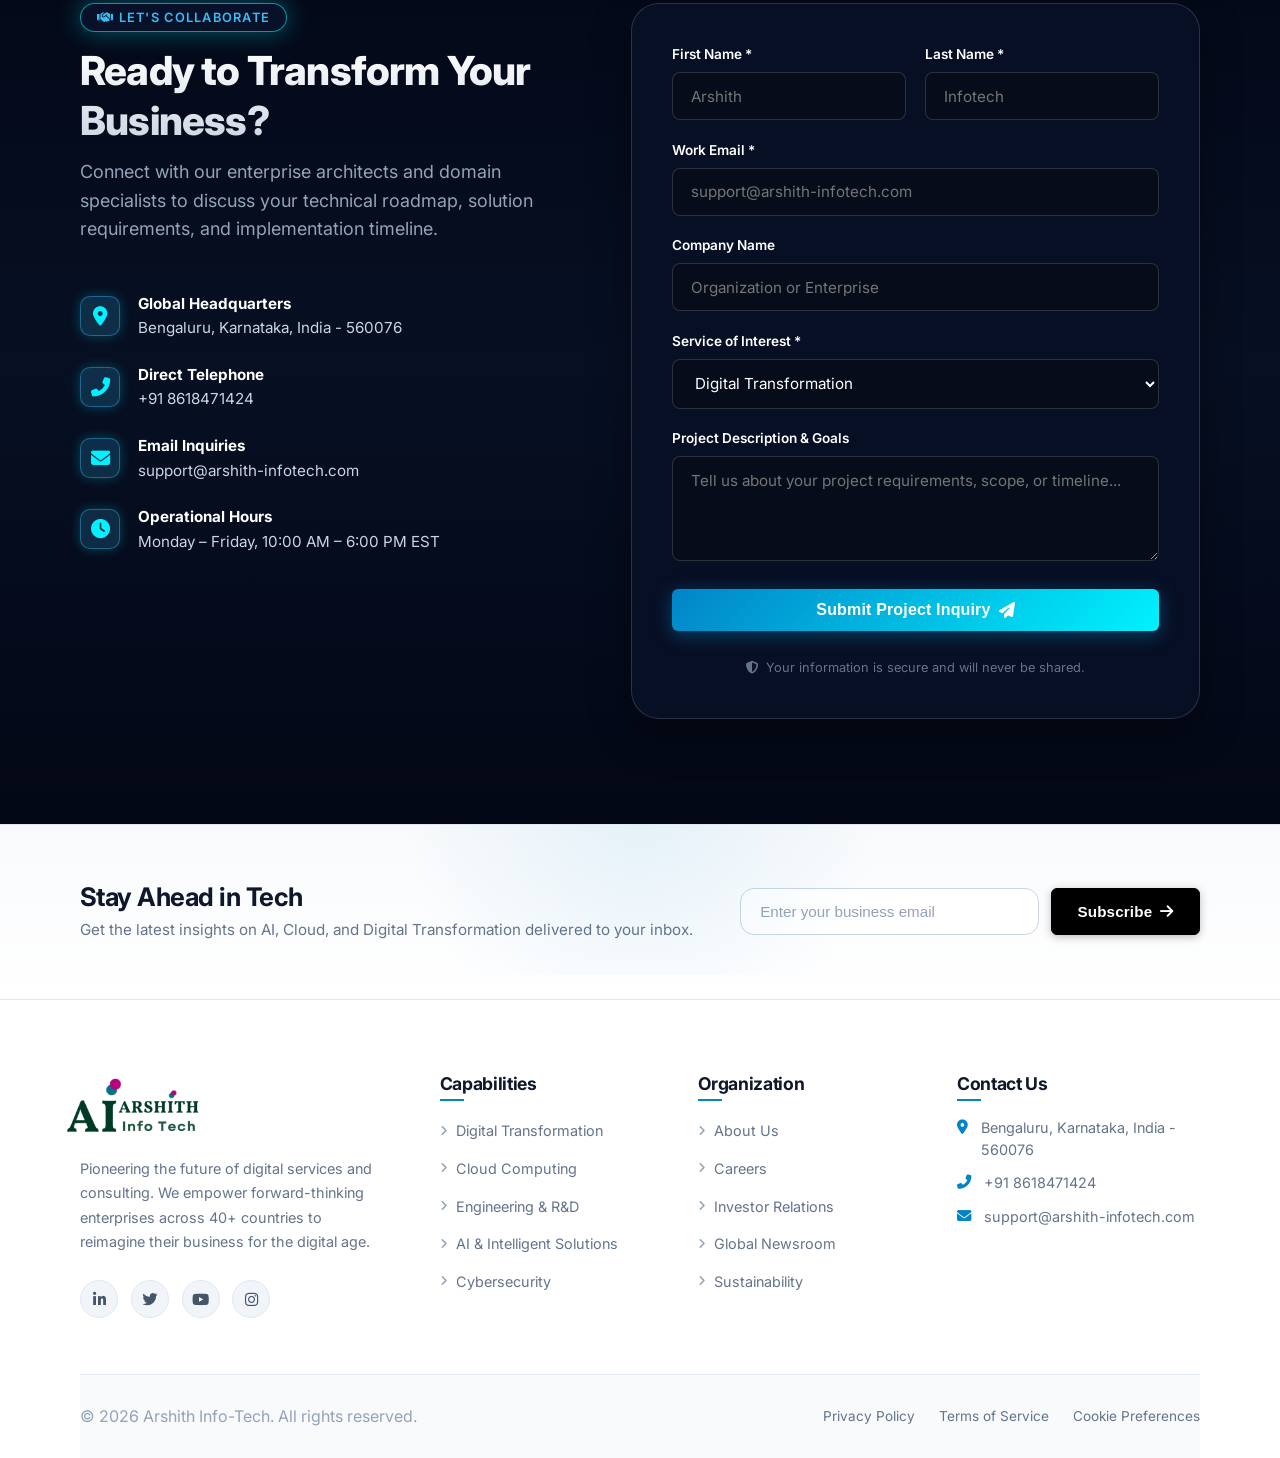
<file: services.html>
<!DOCTYPE html>
<html lang="en">

<head>
  <meta charset="UTF-8">
  <meta name="viewport" content="width=device-width, initial-scale=1.0">
  <title>Services | Arshith Info-Tech - Technology Solutions Built for Business</title>
  <meta name="description"
    content="We combine modern technology, engineering expertise, and business understanding to create secure, scalable solutions that help organizations modernize, innovate, and grow." />

  <!-- Google Fonts -->
  <link rel="preconnect" href="https://fonts.googleapis.com">
  <link rel="preconnect" href="https://fonts.gstatic.com" crossorigin>
  <link href="https://fonts.googleapis.com/css2?family=Inter:wght@400;500;600;700;800;900&family=Outfit:wght@400;500;600;700;800;900&display=swap" rel="stylesheet">
  <!-- FontAwesome -->
  <link rel="stylesheet" href="https://cdnjs.cloudflare.com/ajax/libs/font-awesome/6.4.0/css/all.min.css">
  <!-- Custom CSS -->
  <link rel="stylesheet" href="css/style.css">
  <link rel="stylesheet" href="footer-premium.css">
</head>

<body class="theme-page-cyber-blue page-services">

  <!-- Global Animated Background (Interactive Constellation Canvas + Ambient Aurora Glow) -->
  <div class="global-aurora-bg">
    <div class="aurora-orb aurora-orb-1"></div>
    <div class="aurora-orb aurora-orb-2"></div>
    <div class="aurora-orb aurora-orb-3"></div>
    <div class="aurora-orb aurora-orb-4"></div>
  </div>
  <canvas id="globalParticlesCanvas"></canvas>

  <!-- Navbar (Exact Same Header Component) -->
  <nav class="navbar">
    <div class="container">
      <a href="index.html" class="logo">
        <img src="assets/images/logo-official.png" alt="Arshith Info-Tech" class="logo-img">
      </a>
      <ul class="nav-links">
        <div class="drawer-brand">
          <img src="assets/images/logo-official.png" alt="Arshith Info-Tech" class="logo-img">
        </div>
        <button class="drawer-close" aria-label="Close menu"><i class="fas fa-times"></i></button>
        <li><a href="index.html"><i class="fas fa-house"></i> Home</a></li>
        <li><a href="services.html" class="active"><i class="fas fa-laptop-code"></i> Services</a></li>
        <li><a href="industries.html"><i class="fas fa-layer-group"></i> Industries</a></li>
        <li><a href="insights.html"><i class="fas fa-newspaper"></i> Insights</a></li>
        <li><a href="careers.html"><i class="fas fa-briefcase"></i> Careers</a></li>
        <li><a href="about-infotech.html"><i class="fas fa-building"></i> About Us</a></li>
        <li class="drawer-cta-item"><a href="javascript:void(0)" class="btn btn-primary drawer-cta-btn" aria-haspopup="dialog"><i class="fas fa-paper-plane"></i> Contact Us</a></li>
      </ul>
      <a href="javascript:void(0)" class="btn btn-primary nav-cta" aria-haspopup="dialog">Contact Us</a>
      <div class="menu-toggle" aria-label="Open Navigation Menu">
        <i class="fas fa-bars"></i>
      </div>
    </div>
  </nav>

  <!-- Mobile Menu Overlay -->
  <div id="menuOverlay"></div>

  <!-- ===================================================
       1. SERVICES PAGE HERO SECTION
       =================================================== -->
  <header class="hero services-hero-section">
    <div class="container">
      <div class="hero-content reveal-left">
        <div class="hero-badge">
          <span class="pulse-dot"></span> OUR SERVICES
        </div>
        <h1 class="hero-title">
          <span class="hero-title-prefix">Enterprise-Grade</span>
          <div class="hologram-text-container">
            <span class="hologram-scramble-text" id="hologramScramble">Technology Solutions</span>
            <div class="hologram-energy-bar"></div>
          </div>
          <span style="font-size: clamp(1.8rem, 3.5vw, 2.7rem); font-weight: 700; display: block; margin-top: 0.4rem; color: #cbd5e1;">Built for Business</span>
        </h1>

        <div class="hero-tech-pills">
          <button class="tech-pill active"><i class="fas fa-microchip"></i> Digital Transformation</button>
          <button class="tech-pill"><i class="fas fa-cloud"></i> Cloud Computing</button>
          <button class="tech-pill"><i class="fas fa-flask"></i> Engineering &amp; R&amp;D</button>
          <button class="tech-pill"><i class="fas fa-brain"></i> AI Solutions</button>
          <button class="tech-pill"><i class="fas fa-shield-halved"></i> Cybersecurity</button>
        </div>

        <p class="hero-subtitle">We combine modern technology, engineering expertise, and business understanding to create secure, scalable solutions that help organizations modernize, innovate, and grow.</p>
        
        <div class="hero-cta">
          <a href="#services-grid-section" class="btn btn-primary">
            <span>Explore Services</span>
            <i class="fas fa-arrow-down"></i>
          </a>
          <a href="#contact" class="btn btn-outline">
            <span>Request Consultation</span>
            <i class="fas fa-calendar-check"></i>
          </a>
        </div>
      </div>

      <!-- Right-Side Visualizer -->
      <div class="hero-ai-visualizer reveal-right">
        <div class="ai-core-hub">
          <!-- Concentric Radar Rings -->
          <div class="ai-ring ai-ring-outer"></div>
          <div class="ai-ring ai-ring-middle"></div>
          <div class="ai-ring ai-ring-inner"></div>
          <div class="ai-laser-scanner"></div>

          <!-- Central AI Nexus -->
          <div class="ai-nexus">
            <div class="nexus-glow"></div>
            <div class="nexus-core">
              <i class="fas fa-cubes-stacked"></i>
              <span>TECH</span>
            </div>
          </div>

          <!-- Orbit Node 1: Modernize -->
          <div class="ai-orbit-node node-1">
            <div class="orbit-icon"><i class="fas fa-microchip"></i></div>
            <div class="orbit-info">
              <strong>Transform</strong>
              <small>Automation &amp; App Dev</small>
            </div>
          </div>

          <!-- Orbit Node 2: Cloud -->
          <div class="ai-orbit-node node-2">
            <div class="orbit-icon"><i class="fas fa-cloud"></i></div>
            <div class="orbit-info">
              <strong>Cloud Scale</strong>
              <small>Native &amp; Multi-Cloud</small>
            </div>
          </div>

          <!-- Orbit Node 3: Cyber Security -->
          <div class="ai-orbit-node node-3">
            <div class="orbit-icon"><i class="fas fa-shield-halved"></i></div>
            <div class="orbit-info">
              <strong>Resilience</strong>
              <small>Zero-Trust Security</small>
            </div>
          </div>

          <!-- Support Telemetry Card -->
          <div class="floating-ai-card live-status-card">
            <div class="live-indicator">
              <span class="live-dot"></span>
              <span class="live-text">ENTERPRISE DELIVERY: ACTIVE</span>
            </div>
            <div class="live-stats">
              <div class="stat-mini">
                <span>AVAILABILITY</span>
                <strong>99.99%</strong>
              </div>
              <div class="stat-mini">
                <span>AGILE CYCLES</span>
                <strong style="color: #00f2fe;">Continuous</strong>
              </div>
            </div>
          </div>

          <!-- Node Telemetry Card -->
          <div class="floating-ai-card live-node-card">
            <div class="floating-icon">
              <i class="fas fa-chart-line"></i>
            </div>
            <div>
              <h4>5 Core Pillars</h4>
              <p>Scalable Business Architecture</p>
            </div>
          </div>
        </div>
      </div>
    </div>
  </header>

  <!-- ===================================================
       2. SERVICES OVERVIEW & 5 CORE PILLARS GRID
       =================================================== -->
  <section id="services-grid-section" class="section-padding bg-alt">
    <div class="container">
      <div class="text-center reveal-up capabilities-heading-wrap">
        <h4 class="section-badge"><i class="fas fa-sparkles"></i> Core Capabilities</h4>
        <h2 class="section-title capabilities-heading-animated">
          Technology Solutions <span class="capabilities-accent-reflect">Built for Scale</span>
        </h2>
        <p class="section-subtitle">Comprehensive technology solutions designed to modernize legacy workflows, scale infrastructure, accelerate engineering innovation, and safeguard business data.</p>
      </div>

      <div class="services-grid">
        <!-- Service Card 1: Digital Transformation -->
        <div class="service-card reveal-up delay-100" data-modal="digital-transformation">
          <div class="service-card-bg" style="background-image: url('assets/images/digital-transformation.jpg');"></div>
          <div class="service-card-overlay"></div>
          <div class="service-card-content">
            <div class="service-card-header">
              <div class="service-icon-wrap">
                <i class="fas fa-laptop-code service-icon"></i>
              </div>
              <div class="service-title-col">
                <span class="service-badge-tag"><i class="fas fa-microchip"></i> Modernize</span>
                <h3>Digital Transformation</h3>
              </div>
              <div class="service-slide-cue">
                <i class="fas fa-arrow-up"></i>
              </div>
            </div>
            <div class="service-card-body">
              <div class="service-divider"></div>
              <p>Modernize business operations with connected digital experiences, intelligent automation, and technology solutions designed to improve efficiency and accelerate growth.</p>
              <ul class="service-matter-points">
                <li><i class="fas fa-circle-check"></i> Legacy Application Modernization</li>
                <li><i class="fas fa-circle-check"></i> Business Process Automation</li>
                <li><i class="fas fa-circle-check"></i> Enterprise Application Development</li>
                <li><i class="fas fa-circle-check"></i> Digital Experience Transformation</li>
              </ul>
              <div class="service-footer">
                <span class="card-learn" data-service-trigger="digital-transformation">Explore Service <i class="fas fa-arrow-right"></i></span>
              </div>
            </div>
          </div>
        </div>

        <!-- Service Card 2: Cloud Computing -->
        <div class="service-card reveal-up delay-200" data-modal="cloud-computing">
          <div class="service-card-bg" style="background-image: url('assets/images/cloud-computing.jpg');"></div>
          <div class="service-card-overlay"></div>
          <div class="service-card-content">
            <div class="service-card-header">
              <div class="service-icon-wrap">
                <i class="fas fa-cloud service-icon"></i>
              </div>
              <div class="service-title-col">
                <span class="service-badge-tag"><i class="fas fa-cloud-arrow-up"></i> Cloud Native</span>
                <h3>Cloud Computing</h3>
              </div>
              <div class="service-slide-cue">
                <i class="fas fa-arrow-up"></i>
              </div>
            </div>
            <div class="service-card-body">
              <div class="service-divider"></div>
              <p>Build flexible and scalable cloud environments that improve performance, simplify infrastructure, and help businesses adapt to changing demands.</p>
              <ul class="service-matter-points">
                <li><i class="fas fa-circle-check"></i> Cloud Migration</li>
                <li><i class="fas fa-circle-check"></i> Cloud-Native Development</li>
                <li><i class="fas fa-circle-check"></i> Infrastructure Modernization</li>
                <li><i class="fas fa-circle-check"></i> Cloud Optimization &amp; Management</li>
              </ul>
              <div class="service-footer">
                <span class="card-learn" data-service-trigger="cloud-computing">Explore Service <i class="fas fa-arrow-right"></i></span>
              </div>
            </div>
          </div>
        </div>

        <!-- Service Card 3: Engineering & R&D -->
        <div class="service-card reveal-up delay-300" data-modal="engineering-rd">
          <div class="service-card-bg" style="background-image: url('assets/images/engineering-rd.jpg');"></div>
          <div class="service-card-overlay"></div>
          <div class="service-card-content">
            <div class="service-card-header">
              <div class="service-icon-wrap">
                <i class="fas fa-flask service-icon"></i>
              </div>
              <div class="service-title-col">
                <span class="service-badge-tag"><i class="fas fa-atom"></i> Innovation</span>
                <h3>Engineering &amp; R&amp;D</h3>
              </div>
              <div class="service-slide-cue">
                <i class="fas fa-arrow-up"></i>
              </div>
            </div>
            <div class="service-card-body">
              <div class="service-divider"></div>
              <p>Turn ideas into reliable technology products through product engineering, research, prototyping, and continuous innovation.</p>
              <ul class="service-matter-points">
                <li><i class="fas fa-circle-check"></i> Product Engineering</li>
                <li><i class="fas fa-circle-check"></i> Software Architecture</li>
                <li><i class="fas fa-circle-check"></i> Rapid Prototyping</li>
                <li><i class="fas fa-circle-check"></i> Technology Research &amp; Innovation</li>
              </ul>
              <div class="service-footer">
                <span class="card-learn" data-service-trigger="engineering-rd">Explore Service <i class="fas fa-arrow-right"></i></span>
              </div>
            </div>
          </div>
        </div>

        <!-- Service Card 4: AI & Intelligent Solutions -->
        <div class="service-card reveal-up delay-400" data-modal="ai-intelligent-solutions">
          <div class="service-card-bg" style="background-image: url('https://images.unsplash.com/photo-1677442136019-21780ecad995?auto=format&fit=crop&q=80&w=800');"></div>
          <div class="service-card-overlay"></div>
          <div class="service-card-content">
            <div class="service-card-header">
              <div class="service-icon-wrap">
                <i class="fas fa-brain service-icon"></i>
              </div>
              <div class="service-title-col">
                <span class="service-badge-tag"><i class="fas fa-robot"></i> Applied AI</span>
                <h3>AI &amp; Intelligent Solutions</h3>
              </div>
              <div class="service-slide-cue">
                <i class="fas fa-arrow-up"></i>
              </div>
            </div>
            <div class="service-card-body">
              <div class="service-divider"></div>
              <p>Apply artificial intelligence and machine learning to automate processes, uncover valuable insights, and enable smarter business decisions.</p>
              <ul class="service-matter-points">
                <li><i class="fas fa-circle-check"></i> Artificial Intelligence</li>
                <li><i class="fas fa-circle-check"></i> Machine Learning</li>
                <li><i class="fas fa-circle-check"></i> Intelligent Automation</li>
                <li><i class="fas fa-circle-check"></i> Predictive Analytics</li>
              </ul>
              <div class="service-footer">
                <span class="card-learn" data-service-trigger="ai-intelligent-solutions">Explore Service <i class="fas fa-arrow-right"></i></span>
              </div>
            </div>
          </div>
        </div>

        <!-- Service Card 5: Cybersecurity -->
        <div class="service-card reveal-up delay-500" data-modal="cybersecurity">
          <div class="service-card-bg" style="background-image: url('https://images.unsplash.com/photo-1563986768609-322da13575f3?auto=format&fit=crop&q=80&w=800');"></div>
          <div class="service-card-overlay"></div>
          <div class="service-card-content">
            <div class="service-card-header">
              <div class="service-icon-wrap">
                <i class="fas fa-shield-halved service-icon"></i>
              </div>
              <div class="service-title-col">
                <span class="service-badge-tag"><i class="fas fa-lock"></i> Zero-Trust</span>
                <h3>Cybersecurity</h3>
              </div>
              <div class="service-slide-cue">
                <i class="fas fa-arrow-up"></i>
              </div>
            </div>
            <div class="service-card-body">
              <div class="service-divider"></div>
              <p>Protect applications, infrastructure, and business data with proactive security solutions designed to reduce risk and strengthen digital resilience.</p>
              <ul class="service-matter-points">
                <li><i class="fas fa-circle-check"></i> Security Assessment</li>
                <li><i class="fas fa-circle-check"></i> Application Security</li>
                <li><i class="fas fa-circle-check"></i> Threat Monitoring</li>
                <li><i class="fas fa-circle-check"></i> Data Protection</li>
              </ul>
              <div class="service-footer">
                <span class="card-learn" data-service-trigger="cybersecurity">Explore Service <i class="fas fa-arrow-right"></i></span>
              </div>
            </div>
          </div>
        </div>
      </div>
    </div>
  </section>

  <!-- ===================================================
       3. DEEP-DIVE SERVICE FEATURE SHOWCASE SECTIONS
       =================================================== -->

  <!-- Deep-Dive 1: Digital Transformation -->
  <section id="digital-transformation" class="section-padding services-deep-dive">
    <div class="container">
      <div class="services-detail-row">
        <div class="services-detail-text reveal-left">
          <span class="section-badge"><i class="fas fa-laptop-code"></i> Service 01</span>
          <h2 class="services-detail-title">Digital Transformation</h2>
          <p class="services-detail-lead">Modernize business operations with connected digital experiences, intelligent automation, and technology solutions designed to improve efficiency and accelerate growth.</p>
          
          <div class="services-deliverables-grid">
            <div class="deliverable-item">
              <i class="fas fa-circle-check"></i>
              <div>
                <strong>Legacy Application Modernization</strong>
                <p>Refactor legacy monoliths into agile, API-first microservices without disrupting operational continuity.</p>
              </div>
            </div>
            <div class="deliverable-item">
              <i class="fas fa-circle-check"></i>
              <div>
                <strong>Business Process Automation</strong>
                <p>Automate repetitive workflows, reduce operational overhead, and speed up turnaround times.</p>
              </div>
            </div>
            <div class="deliverable-item">
              <i class="fas fa-circle-check"></i>
              <div>
                <strong>Enterprise Application Development</strong>
                <p>Architect robust, scalable web and mobile software systems tailored to specific business demands.</p>
              </div>
            </div>
            <div class="deliverable-item">
              <i class="fas fa-circle-check"></i>
              <div>
                <strong>Digital Experience Transformation</strong>
                <p>Elevate client and employee engagement through frictionless, omni-channel user experiences.</p>
              </div>
            </div>
          </div>

          <div class="services-detail-actions">
            <button type="button" class="btn btn-primary btn-service-explore" data-service-trigger="digital-transformation">
              <span>Explore Digital Transformation</span>
              <i class="fas fa-arrow-right"></i>
            </button>
            <a href="#contact" class="btn btn-outline">
              <span>Schedule Strategy Call</span>
            </a>
          </div>
        </div>

        <div class="services-detail-visual reveal-right">
          <div class="service-media-frame">
            <div class="service-media-img" style="background-image: url('assets/images/digital-transformation.jpg');"></div>
            <div class="service-media-badge">
              <i class="fas fa-microchip"></i>
              <span>Agile Modernization</span>
            </div>
          </div>
        </div>
      </div>
    </div>
  </section>

  <!-- Deep-Dive 2: Cloud Computing -->
  <section id="cloud-computing" class="section-padding bg-alt services-deep-dive">
    <div class="container">
      <div class="services-detail-row reverse-row">
        <div class="services-detail-text reveal-right">
          <span class="section-badge"><i class="fas fa-cloud"></i> Service 02</span>
          <h2 class="services-detail-title">Cloud Computing</h2>
          <p class="services-detail-lead">Build flexible and scalable cloud environments that improve performance, simplify infrastructure, and help businesses adapt to changing demands.</p>
          
          <div class="services-deliverables-grid">
            <div class="deliverable-item">
              <i class="fas fa-circle-check"></i>
              <div>
                <strong>Cloud Migration</strong>
                <p>Zero-downtime workload migration across AWS, Microsoft Azure, and Google Cloud platforms.</p>
              </div>
            </div>
            <div class="deliverable-item">
              <i class="fas fa-circle-check"></i>
              <div>
                <strong>Cloud-Native Development</strong>
                <p>Deploy scalable containerized applications with Docker, Kubernetes, and serverless compute.</p>
              </div>
            </div>
            <div class="deliverable-item">
              <i class="fas fa-circle-check"></i>
              <div>
                <strong>Infrastructure Modernization</strong>
                <p>Implement Infrastructure as Code (IaC), automated CI/CD pipelines, and hybrid cloud topologies.</p>
              </div>
            </div>
            <div class="deliverable-item">
              <i class="fas fa-circle-check"></i>
              <div>
                <strong>Cloud Optimization &amp; Management</strong>
                <p>Continuous cost telemetry, auto-scaling policy governance, and multi-region disaster recovery.</p>
              </div>
            </div>
          </div>

          <div class="services-detail-actions">
            <button type="button" class="btn btn-primary btn-service-explore" data-service-trigger="cloud-computing">
              <span>Explore Cloud Computing</span>
              <i class="fas fa-arrow-right"></i>
            </button>
            <a href="#contact" class="btn btn-outline">
              <span>Schedule Strategy Call</span>
            </a>
          </div>
        </div>

        <div class="services-detail-visual reveal-left">
          <div class="service-media-frame">
            <div class="service-media-img" style="background-image: url('assets/images/cloud-computing.jpg');"></div>
            <div class="service-media-badge">
              <i class="fas fa-server"></i>
              <span>Multi-Cloud Architecture</span>
            </div>
          </div>
        </div>
      </div>
    </div>
  </section>

  <!-- Deep-Dive 3: Engineering & R&D -->
  <section id="engineering-rd" class="section-padding services-deep-dive">
    <div class="container">
      <div class="services-detail-row">
        <div class="services-detail-text reveal-left">
          <span class="section-badge"><i class="fas fa-flask"></i> Service 03</span>
          <h2 class="services-detail-title">Engineering &amp; R&amp;D</h2>
          <p class="services-detail-lead">Turn ideas into reliable technology products through product engineering, research, prototyping, and continuous innovation.</p>
          
          <div class="services-deliverables-grid">
            <div class="deliverable-item">
              <i class="fas fa-circle-check"></i>
              <div>
                <strong>Product Engineering</strong>
                <p>Full-lifecycle development from user research and design to production-ready enterprise software.</p>
              </div>
            </div>
            <div class="deliverable-item">
              <i class="fas fa-circle-check"></i>
              <div>
                <strong>Software Architecture</strong>
                <p>High-throughput, distributed system design resilient to enterprise peak loads and concurrent users.</p>
              </div>
            </div>
            <div class="deliverable-item">
              <i class="fas fa-circle-check"></i>
              <div>
                <strong>Rapid Prototyping</strong>
                <p>Accelerate proof-of-concept validation with agile MVP creation and quick feedback loops.</p>
              </div>
            </div>
            <div class="deliverable-item">
              <i class="fas fa-circle-check"></i>
              <div>
                <strong>Technology Research &amp; Innovation</strong>
                <p>Investigative research into emerging technology stacks, quantum-safe encryption, and IoT devices.</p>
              </div>
            </div>
          </div>

          <div class="services-detail-actions">
            <button type="button" class="btn btn-primary btn-service-explore" data-service-trigger="engineering-rd">
              <span>Explore Engineering &amp; R&amp;D</span>
              <i class="fas fa-arrow-right"></i>
            </button>
            <a href="#contact" class="btn btn-outline">
              <span>Schedule Strategy Call</span>
            </a>
          </div>
        </div>

        <div class="services-detail-visual reveal-right">
          <div class="service-media-frame">
            <div class="service-media-img" style="background-image: url('assets/images/engineering-rd.jpg');"></div>
            <div class="service-media-badge">
              <i class="fas fa-code-branch"></i>
              <span>High-Throughput Engineering</span>
            </div>
          </div>
        </div>
      </div>
    </div>
  </section>

  <!-- Deep-Dive 4: AI & Intelligent Solutions -->
  <section id="ai-solutions" class="section-padding bg-alt services-deep-dive">
    <div class="container">
      <div class="services-detail-row reverse-row">
        <div class="services-detail-text reveal-right">
          <span class="section-badge"><i class="fas fa-brain"></i> Service 04</span>
          <h2 class="services-detail-title">AI &amp; Intelligent Solutions</h2>
          <p class="services-detail-lead">Apply artificial intelligence and machine learning to automate processes, uncover valuable insights, and enable smarter business decisions.</p>
          
          <div class="services-deliverables-grid">
            <div class="deliverable-item">
              <i class="fas fa-circle-check"></i>
              <div>
                <strong>Artificial Intelligence</strong>
                <p>Generative AI integration, enterprise knowledge search, and conversational intelligence agents.</p>
              </div>
            </div>
            <div class="deliverable-item">
              <i class="fas fa-circle-check"></i>
              <div>
                <strong>Machine Learning</strong>
                <p>Custom supervised and reinforcement ML model training, evaluation, and production MLOps deployment.</p>
              </div>
            </div>
            <div class="deliverable-item">
              <i class="fas fa-circle-check"></i>
              <div>
                <strong>Intelligent Automation</strong>
                <p>Cognitive RPA pipelines and automated decision-making engines for complex enterprise operations.</p>
              </div>
            </div>
            <div class="deliverable-item">
              <i class="fas fa-circle-check"></i>
              <div>
                <strong>Predictive Analytics</strong>
                <p>Real-time telemetry forecasting, customer behavior insights, and predictive churn prevention models.</p>
              </div>
            </div>
          </div>

          <div class="services-detail-actions">
            <button type="button" class="btn btn-primary btn-service-explore" data-service-trigger="ai-intelligent-solutions">
              <span>Explore AI &amp; Intelligent Solutions</span>
              <i class="fas fa-arrow-right"></i>
            </button>
            <a href="#contact" class="btn btn-outline">
              <span>Schedule Strategy Call</span>
            </a>
          </div>
        </div>

        <div class="services-detail-visual reveal-left">
          <div class="service-media-frame">
            <div class="service-media-img" style="background-image: url('https://images.unsplash.com/photo-1677442136019-21780ecad995?auto=format&fit=crop&q=80&w=800');"></div>
            <div class="service-media-badge">
              <i class="fas fa-robot"></i>
              <span>Cognitive Intelligence</span>
            </div>
          </div>
        </div>
      </div>
    </div>
  </section>

  <!-- Deep-Dive 5: Cybersecurity -->
  <section id="cybersecurity" class="section-padding services-deep-dive">
    <div class="container">
      <div class="services-detail-row">
        <div class="services-detail-text reveal-left">
          <span class="section-badge"><i class="fas fa-shield-halved"></i> Service 05</span>
          <h2 class="services-detail-title">Cybersecurity</h2>
          <p class="services-detail-lead">Protect applications, infrastructure, and business data with proactive security solutions designed to reduce risk and strengthen digital resilience.</p>
          
          <div class="services-deliverables-grid">
            <div class="deliverable-item">
              <i class="fas fa-circle-check"></i>
              <div>
                <strong>Security Assessment</strong>
                <p>Rigorous vulnerability assessments, penetration testing, and regulatory compliance audits (SOC2/ISO).</p>
              </div>
            </div>
            <div class="deliverable-item">
              <i class="fas fa-circle-check"></i>
              <div>
                <strong>Application Security</strong>
                <p>DevSecOps integration with automated static/dynamic code scans (SAST/DAST) in CI/CD pipelines.</p>
              </div>
            </div>
            <div class="deliverable-item">
              <i class="fas fa-circle-check"></i>
              <div>
                <strong>Threat Monitoring</strong>
                <p>24/7 Security Operations Center (SOC) threat detection, SIEM intelligence, and incident mitigation.</p>
              </div>
            </div>
            <div class="deliverable-item">
              <i class="fas fa-circle-check"></i>
              <div>
                <strong>Data Protection</strong>
                <p>End-to-end cryptographic key encryption, identity access management (IAM), and data privacy controls.</p>
              </div>
            </div>
          </div>

          <div class="services-detail-actions">
            <button type="button" class="btn btn-primary btn-service-explore" data-service-trigger="cybersecurity">
              <span>Explore Cybersecurity</span>
              <i class="fas fa-arrow-right"></i>
            </button>
            <a href="#contact" class="btn btn-outline">
              <span>Schedule Strategy Call</span>
            </a>
          </div>
        </div>

        <div class="services-detail-visual reveal-right">
          <div class="service-media-frame">
            <div class="service-media-img" style="background-image: url('https://images.unsplash.com/photo-1563986768609-322da13575f3?auto=format&fit=crop&q=80&w=800');"></div>
            <div class="service-media-badge">
              <i class="fas fa-lock"></i>
              <span>Zero-Trust Architecture</span>
            </div>
          </div>
        </div>
      </div>
    </div>
  </section>

  <!-- ===================================================
       4. CALL TO ACTION & CONSULTATION SECTION
       =================================================== -->
  <section id="contact" class="section-padding contact-section bg-alt">
    <div class="container">
      <div class="contact-grid">
        <div class="contact-info reveal-left">
          <h4 class="section-badge"><i class="fas fa-handshake"></i> Let's Collaborate</h4>
          <h2 class="section-title">Ready to Transform Your Business?</h2>
          <p class="section-subtitle" style="margin-left: 0; text-align: left;">Connect with our enterprise architects and domain specialists to discuss your technical roadmap, solution requirements, and implementation timeline.</p>
          
          <ul class="contact-details">
            <li><i class="fas fa-map-marker-alt"></i>
              <div><strong>Global Headquarters</strong><br>Bengaluru, Karnataka, India - 560076</div>
            </li>
            <li><i class="fas fa-phone-alt"></i>
              <div><strong>Direct Telephone</strong><br>+91 8618471424</div>
            </li>
            <li><i class="fas fa-envelope"></i>
              <div><strong>Email Inquiries</strong><br>support@arshith-infotech.com</div>
            </li>
            <li><i class="fas fa-clock"></i>
              <div><strong>Operational Hours</strong><br>Monday – Friday, 10:00 AM – 6:00 PM EST</div>
            </li>
          </ul>
        </div>

        <div class="contact-form-wrap reveal-right">
          <form class="contact-form" id="contactForm">
            <div class="form-row">
              <div class="form-group">
                <label for="fname">First Name *</label>
                <input type="text" id="fname" placeholder="Arshith" required>
              </div>
              <div class="form-group">
                <label for="lname">Last Name *</label>
                <input type="text" id="lname" placeholder="Infotech" required>
              </div>
            </div>
            <div class="form-group">
              <label for="email">Work Email *</label>
              <input type="email" id="email" placeholder="support@arshith-infotech.com" required>
            </div>
            <div class="form-group">
              <label for="company">Company Name</label>
              <input type="text" id="company" placeholder="Organization or Enterprise">
            </div>
            <div class="form-group">
              <label for="service">Service of Interest *</label>
              <select id="service" required>
                <option value="">Select a service...</option>
                <option selected>Digital Transformation</option>
                <option>Cloud Computing</option>
                <option>Engineering &amp; R&amp;D</option>
                <option>AI &amp; Intelligent Solutions</option>
                <option>Cybersecurity</option>
                <option>Other Enterprise Solutions</option>
              </select>
            </div>
            <div class="form-group">
              <label for="message">Project Description &amp; Goals</label>
              <textarea id="message" rows="4" placeholder="Tell us about your project requirements, scope, or timeline..."></textarea>
            </div>
            <button type="submit" class="btn btn-primary form-submit-btn">
              <span>Submit Project Inquiry</span>
              <i class="fas fa-paper-plane"></i>
            </button>
            <p class="form-note"><i class="fas fa-shield-alt"></i> Your information is secure and will never be shared.</p>
          </form>
          <div class="form-success" id="formSuccess" style="display:none;">
            <i class="fas fa-check-circle"></i>
            <h3>Inquiry Received!</h3>
            <p>Thank you for reaching out. Our solution architects will review your requirements and respond within 1 business day.</p>
          </div>
        </div>
      </div>
    </div>
  </section>

  <!-- ===================================================
       5. ENHANCED PREMIUM FOOTER
       =================================================== -->
  <footer class="footer">
    <div class="footer-newsletter">
      <div class="container">
        <div class="newsletter-content">
          <div class="newsletter-text">
            <h3>Stay Ahead in Tech</h3>
            <p>Get the latest insights on AI, Cloud, and Digital Transformation delivered to your inbox.</p>
          </div>
          <form class="newsletter-form">
            <input type="email" placeholder="Enter your business email" required>
            <button type="submit" class="btn btn-primary">Subscribe <i class="fas fa-arrow-right"></i></button>
          </form>
        </div>
      </div>
    </div>

    <div class="container">
      <div class="footer-grid">
        <div class="footer-brand">
          <a href="index.html" class="logo footer-logo">
            <img src="assets/images/logo-official.png" alt="Arshith Info-Tech" class="logo-img">
          </a>
          <p class="footer-about">Pioneering the future of digital services and consulting. We empower forward-thinking enterprises across 40+ countries to reimagine their business for the digital age.</p>
          <div class="social-links">
            <a href="#" aria-label="LinkedIn" class="social-icon"><i class="fab fa-linkedin-in"></i></a>
            <a href="#" aria-label="Twitter" class="social-icon"><i class="fab fa-twitter"></i></a>
            <a href="#" aria-label="YouTube" class="social-icon"><i class="fab fa-youtube"></i></a>
            <a href="#" aria-label="Instagram" class="social-icon"><i class="fab fa-instagram"></i></a>
          </div>
        </div>
        <div class="footer-links">
          <h4>Capabilities</h4>
          <ul>
            <li><a href="services.html#digital-transformation"><i class="fas fa-angle-right"></i> Digital Transformation</a></li>
            <li><a href="services.html#cloud-computing"><i class="fas fa-angle-right"></i> Cloud Computing</a></li>
            <li><a href="services.html#engineering-rd"><i class="fas fa-angle-right"></i> Engineering &amp; R&amp;D</a></li>
            <li><a href="services.html#ai-solutions"><i class="fas fa-angle-right"></i> AI &amp; Intelligent Solutions</a></li>
            <li><a href="services.html#cybersecurity"><i class="fas fa-angle-right"></i> Cybersecurity</a></li>
          </ul>
        </div>
        <div class="footer-links">
          <h4>Organization</h4>
          <ul>
            <li><a href="about-infotech.html"><i class="fas fa-angle-right"></i> About Us</a></li>
            <li><a href="index.html#careers"><i class="fas fa-angle-right"></i> Careers</a></li>
            <li><a href="#footer"><i class="fas fa-angle-right"></i> Investor Relations</a></li>
            <li><a href="#footer"><i class="fas fa-angle-right"></i> Global Newsroom</a></li>
            <li><a href="#footer"><i class="fas fa-angle-right"></i> Sustainability</a></li>
          </ul>
        </div>
        <div class="footer-links">
          <h4>Contact Us</h4>
          <ul class="footer-contact-minimal">
            <li><i class="fas fa-map-marker-alt"></i> Bengaluru, Karnataka, India - 560076</li>
            <li><i class="fas fa-phone-alt"></i> +91 8618471424</li>
            <li><i class="fas fa-envelope"></i> support@arshith-infotech.com</li>
          </ul>
        </div>
      </div>
      <div class="footer-bottom">
        <div class="footer-bottom-flex">
          <p>&copy; 2026 Arshith Info-Tech. All rights reserved.</p>
          <div class="legal-links">
            <a href="#">Privacy Policy</a>
            <a href="#">Terms of Service</a>
            <a href="#">Cookie Preferences</a>
          </div>
        </div>
      </div>
    </div>
  </footer>

  <!-- Floating CTA Button -->
  <div class="floating-cta" id="floatingCta">
    <a href="#contact" class="floating-cta-btn" id="floatingCtaBtn">
      <i class="fas fa-comments"></i>
      <span>Let's Talk</span>
    </a>
  </div>

  <!-- Back to Top -->
  <button id="backToTop" aria-label="Back to top"><i class="fas fa-chevron-up"></i></button>

  <!-- ===================================================
       INDIVIDUAL SERVICE DETAIL POPUP MODALS (5 STANDALONE MODALS)
       =================================================== -->

  <!-- Modal 1: Digital Transformation ONLY -->
  <div id="modal-digital-transformation" class="capability-detail-modal" role="dialog" aria-modal="true" aria-labelledby="modalTitle-dt">
    <div class="modal-box capability-modal-box">
      <button class="modal-close capability-modal-close" aria-label="Close modal"><i class="fas fa-times"></i></button>
      
      <div class="capability-detail-header">
        <div class="cap-panel-icon"><i class="fas fa-laptop-code"></i></div>
        <div class="cap-panel-title-area">
          <span class="cap-tag">Service 01 • Modernize</span>
          <h2 id="modalTitle-dt" class="capability-detail-title">Digital Transformation</h2>
        </div>
      </div>

      <div class="capability-detail-body">
        <p class="cap-expanded-desc">Modernize business operations with connected digital experiences, intelligent automation, and technology solutions designed to improve efficiency and accelerate growth. We help organizations rethink business models, eliminate legacy technical debt, and unlock continuous innovation across departments.</p>
        
        <div class="cap-deliverables-wrap">
          <h4 class="cap-deliver-title"><i class="fas fa-sparkles"></i> Key Capabilities &amp; Deliverables:</h4>
          <ul class="cap-deliver-list">
            <li><i class="fas fa-circle-check"></i> Legacy Application Modernization</li>
            <li><i class="fas fa-circle-check"></i> Business Process Automation</li>
            <li><i class="fas fa-circle-check"></i> Enterprise Application Development</li>
            <li><i class="fas fa-circle-check"></i> Digital Experience Transformation</li>
            <li><i class="fas fa-circle-check"></i> Digital Strategy &amp; Transformation Consulting</li>
            <li><i class="fas fa-circle-check"></i> Data-Driven Business Solutions</li>
          </ul>
        </div>
      </div>

      <div class="capability-modal-footer">
        <button type="button" class="cap-modal-back-btn capability-modal-close">
          <i class="fas fa-arrow-left"></i> Back to Services
        </button>
        <a href="#contact" class="cap-modal-cta-btn modal-cta modal-close-trigger">
          <span>Consult With Our Experts</span>
          <i class="fas fa-arrow-right"></i>
        </a>
      </div>
    </div>
  </div>

  <!-- Modal 2: Cloud Computing ONLY -->
  <div id="modal-cloud-computing" class="capability-detail-modal" role="dialog" aria-modal="true" aria-labelledby="modalTitle-cc">
    <div class="modal-box capability-modal-box">
      <button class="modal-close capability-modal-close" aria-label="Close modal"><i class="fas fa-times"></i></button>
      
      <div class="capability-detail-header">
        <div class="cap-panel-icon"><i class="fas fa-cloud"></i></div>
        <div class="cap-panel-title-area">
          <span class="cap-tag">Service 02 • Infrastructure</span>
          <h2 id="modalTitle-cc" class="capability-detail-title">Cloud Computing</h2>
        </div>
      </div>

      <div class="capability-detail-body">
        <p class="cap-expanded-desc">Build flexible and scalable cloud environments that improve performance, simplify infrastructure, and help businesses adapt to changing demands. From enterprise multi-cloud migrations to resilient microservice deployments, we deliver high-availability cloud architecture tailored for rapid growth.</p>
        
        <div class="cap-deliverables-wrap">
          <h4 class="cap-deliver-title"><i class="fas fa-sparkles"></i> Key Capabilities &amp; Deliverables:</h4>
          <ul class="cap-deliver-list">
            <li><i class="fas fa-circle-check"></i> Cloud Migration Planning &amp; Execution</li>
            <li><i class="fas fa-circle-check"></i> Cloud-Native Application Development</li>
            <li><i class="fas fa-circle-check"></i> Infrastructure Modernization (IaC / DevOps)</li>
            <li><i class="fas fa-circle-check"></i> Cloud Monitoring &amp; Cost Optimization</li>
            <li><i class="fas fa-circle-check"></i> Backup &amp; Disaster Recovery Systems</li>
            <li><i class="fas fa-circle-check"></i> Multi-Region Cloud Security Solutions</li>
          </ul>
        </div>
      </div>

      <div class="capability-modal-footer">
        <button type="button" class="cap-modal-back-btn capability-modal-close">
          <i class="fas fa-arrow-left"></i> Back to Services
        </button>
        <a href="#contact" class="cap-modal-cta-btn modal-cta modal-close-trigger">
          <span>Consult With Our Experts</span>
          <i class="fas fa-arrow-right"></i>
        </a>
      </div>
    </div>
  </div>

  <!-- Modal 3: Engineering & R&D ONLY -->
  <div id="modal-engineering-rd" class="capability-detail-modal" role="dialog" aria-modal="true" aria-labelledby="modalTitle-erd">
    <div class="modal-box capability-modal-box">
      <button class="modal-close capability-modal-close" aria-label="Close modal"><i class="fas fa-times"></i></button>
      
      <div class="capability-detail-header">
        <div class="cap-panel-icon"><i class="fas fa-flask"></i></div>
        <div class="cap-panel-title-area">
          <span class="cap-tag">Service 03 • Product Engineering</span>
          <h2 id="modalTitle-erd" class="capability-detail-title">Engineering &amp; R&amp;D</h2>
        </div>
      </div>

      <div class="capability-detail-body">
        <p class="cap-expanded-desc">Turn ideas into reliable technology products through product engineering, research, prototyping, and continuous innovation. Our specialized engineers combine rigorous software architecture principles with agile rapid prototyping to build high-performance products that lead their markets.</p>
        
        <div class="cap-deliverables-wrap">
          <h4 class="cap-deliver-title"><i class="fas fa-sparkles"></i> Key Capabilities &amp; Deliverables:</h4>
          <ul class="cap-deliver-list">
            <li><i class="fas fa-circle-check"></i> Product Engineering &amp; Design</li>
            <li><i class="fas fa-circle-check"></i> Distributed Software Architecture</li>
            <li><i class="fas fa-circle-check"></i> Rapid Prototyping &amp; MVP Development</li>
            <li><i class="fas fa-circle-check"></i> Technology Research &amp; Emerging Tech</li>
            <li><i class="fas fa-circle-check"></i> Systems Integration &amp; Scalability Testing</li>
            <li><i class="fas fa-circle-check"></i> Continuous Innovation Sprints</li>
          </ul>
        </div>
      </div>

      <div class="capability-modal-footer">
        <button type="button" class="cap-modal-back-btn capability-modal-close">
          <i class="fas fa-arrow-left"></i> Back to Services
        </button>
        <a href="#contact" class="cap-modal-cta-btn modal-cta modal-close-trigger">
          <span>Consult With Our Experts</span>
          <i class="fas fa-arrow-right"></i>
        </a>
      </div>
    </div>
  </div>

  <!-- Modal 4: AI & Intelligent Solutions ONLY -->
  <div id="modal-ai-intelligent-solutions" class="capability-detail-modal" role="dialog" aria-modal="true" aria-labelledby="modalTitle-ai">
    <div class="modal-box capability-modal-box">
      <button class="modal-close capability-modal-close" aria-label="Close modal"><i class="fas fa-times"></i></button>
      
      <div class="capability-detail-header">
        <div class="cap-panel-icon"><i class="fas fa-brain"></i></div>
        <div class="cap-panel-title-area">
          <span class="cap-tag">Service 04 • Applied AI</span>
          <h2 id="modalTitle-ai" class="capability-detail-title">AI &amp; Intelligent Solutions</h2>
        </div>
      </div>

      <div class="capability-detail-body">
        <p class="cap-expanded-desc">Apply artificial intelligence and machine learning to automate processes, uncover valuable insights, and enable smarter business decisions. We design production AI ecosystems that transform enterprise workflows through generative AI models, deep analytics, and real-time intelligent automation.</p>
        
        <div class="cap-deliverables-wrap">
          <h4 class="cap-deliver-title"><i class="fas fa-sparkles"></i> Key Capabilities &amp; Deliverables:</h4>
          <ul class="cap-deliver-list">
            <li><i class="fas fa-circle-check"></i> Artificial Intelligence &amp; LLM Integration</li>
            <li><i class="fas fa-circle-check"></i> Custom Machine Learning Models</li>
            <li><i class="fas fa-circle-check"></i> Intelligent Automation Pipelines</li>
            <li><i class="fas fa-circle-check"></i> Predictive Analytics &amp; Forecasting</li>
            <li><i class="fas fa-circle-check"></i> Enterprise Data Modernization</li>
            <li><i class="fas fa-circle-check"></i> Cognitive Business Decision Engines</li>
          </ul>
        </div>
      </div>

      <div class="capability-modal-footer">
        <button type="button" class="cap-modal-back-btn capability-modal-close">
          <i class="fas fa-arrow-left"></i> Back to Services
        </button>
        <a href="#contact" class="cap-modal-cta-btn modal-cta modal-close-trigger">
          <span>Consult With Our Experts</span>
          <i class="fas fa-arrow-right"></i>
        </a>
      </div>
    </div>
  </div>

  <!-- Modal 5: Cybersecurity ONLY -->
  <div id="modal-cybersecurity" class="capability-detail-modal" role="dialog" aria-modal="true" aria-labelledby="modalTitle-cs">
    <div class="modal-box capability-modal-box">
      <button class="modal-close capability-modal-close" aria-label="Close modal"><i class="fas fa-times"></i></button>
      
      <div class="capability-detail-header">
        <div class="cap-panel-icon"><i class="fas fa-shield-halved"></i></div>
        <div class="cap-panel-title-area">
          <span class="cap-tag">Service 05 • Zero-Trust</span>
          <h2 id="modalTitle-cs" class="capability-detail-title">Cybersecurity</h2>
        </div>
      </div>

      <div class="capability-detail-body">
        <p class="cap-expanded-desc">Protect applications, infrastructure, and business data with proactive security solutions designed to reduce risk and strengthen digital resilience. We engineer comprehensive defense architectures using zero-trust models, continuous threat intelligence, and automated vulnerability remediation.</p>
        
        <div class="cap-deliverables-wrap">
          <h4 class="cap-deliver-title"><i class="fas fa-sparkles"></i> Key Capabilities &amp; Deliverables:</h4>
          <ul class="cap-deliver-list">
            <li><i class="fas fa-circle-check"></i> Comprehensive Security Assessment</li>
            <li><i class="fas fa-circle-check"></i> DevSecOps &amp; Application Security</li>
            <li><i class="fas fa-circle-check"></i> 24/7 Threat Monitoring &amp; SOC Response</li>
            <li><i class="fas fa-circle-check"></i> Advanced Data Protection &amp; IAM</li>
            <li><i class="fas fa-circle-check"></i> Zero-Trust Network Defense Architecture</li>
            <li><i class="fas fa-circle-check"></i> Cloud &amp; Infrastructure Hardening</li>
          </ul>
        </div>
      </div>

      <div class="capability-modal-footer">
        <button type="button" class="cap-modal-back-btn capability-modal-close">
          <i class="fas fa-arrow-left"></i> Back to Services
        </button>
        <a href="#contact" class="cap-modal-cta-btn modal-cta modal-close-trigger">
          <span>Consult With Our Experts</span>
          <i class="fas fa-arrow-right"></i>
        </a>
      </div>
    </div>
  </div>

  <!-- Free Consultation Request Popup Modal -->
  <div id="consultationModal" role="dialog" aria-modal="true" aria-labelledby="consultationModalTitle">
    <div class="modal-box consultation-modal-box">
      <button class="modal-close consultation-modal-close" aria-label="Close modal"><i class="fas fa-times"></i></button>
      <div class="consultation-header">
        <div class="modal-badge"><i class="fas fa-calendar-check"></i> Free Consultation</div>
        <h2 id="consultationModalTitle">Request Your Free Consultation</h2>
        <p class="modal-subtitle">Connect with our enterprise technology experts for a personalized strategy session.</p>
      </div>
      
      <form id="consultationForm" class="consultation-form">
        <div class="form-row">
          <div class="form-group">
            <label for="consultName">Full Name *</label>
            <input type="text" id="consultName" placeholder="Arshith Infotech" required />
          </div>
          <div class="form-group">
            <label for="consultEmail">Work Email *</label>
            <input type="email" id="consultEmail" placeholder="support@arshith-infotech.com" required />
          </div>
        </div>
        <div class="form-row">
          <div class="form-group">
            <label for="consultPhone">Phone Number</label>
            <input type="tel" id="consultPhone" placeholder="+91 8618471424" />
          </div>
          <div class="form-group">
            <label for="consultService">Service of Interest</label>
            <select id="consultService">
              <option value="Digital Transformation">Digital Transformation</option>
              <option value="Cloud Computing">Cloud Computing</option>
              <option value="Engineering &amp; R&amp;D">Engineering &amp; R&amp;D</option>
              <option value="AI &amp; Intelligent Solutions">AI &amp; Intelligent Solutions</option>
              <option value="Cybersecurity">Cybersecurity</option>
            </select>
          </div>
        </div>
        <div class="form-group">
          <label for="consultNote">How can we help you? *</label>
          <textarea id="consultNote" rows="3" placeholder="Briefly describe your project or operational challenge..." required></textarea>
        </div>
        <button type="submit" class="btn btn-primary consult-submit-btn">
          <span>Book Your Strategy Call</span>
          <i class="fas fa-arrow-right"></i>
        </button>
        <p class="form-privacy-note"><i class="fas fa-lock"></i> Strict confidentiality. No obligation.</p>
      </form>
    </div>
  </div>

  <!-- Custom JavaScript -->
  <script src="js/main.js"></script>
</body>

</html>

<!-- Last Updated: 2026-09-04T07:32:27.501Z -->
</file>
<file: css/style.css>
:root {
  --primary: #2563eb;
  --primary-glow: rgba(37, 99, 235, 0.4);
  --primary-dark: #1d4ed8;
  --primary-light: #60a5fa;
  --secondary: #06b6d4;
  --accent: #8b5cf6;
  --dark-bg: #070d18;
  --dark-card: #0f172a;
  --dark-surface: rgba(15, 23, 42, 0.75);
  --bg-alt: #070d18;
  --text-main: #f8fafc;
  --text-muted: #94a3b8;
  --text-dim: #64748b;
  --border-color: rgba(255, 255, 255, 0.08);
  --border-hover: rgba(59, 130, 246, 0.45);
  --gradient-primary: linear-gradient(135deg, #2563eb 0%, #06b6d4 100%);
  --gradient-accent: linear-gradient(135deg, #3b82f6 0%, #8b5cf6 100%);
  --glass-bg: rgba(15, 23, 42, 0.65);
  --glass-border: rgba(255, 255, 255, 0.1);
  --glass-shadow: 0 16px 40px rgba(0, 0, 0, 0.4);
  --radius-sm: 8px;
  --radius-md: 14px;
  --radius-lg: 20px;
  --radius-xl: 28px;
  --transition: all 0.3s cubic-bezier(0.4, 0, 0.2, 1);
}

*, *::before, *::after {
  box-sizing: border-box;
  margin: 0;
  padding: 0;
}

html {
  scroll-behavior: smooth;
  font-family: 'Inter', system-ui, -apple-system, sans-serif;
  background-color: var(--dark-bg);
  color: var(--text-main);
  overflow-x: hidden;
}

body {
  line-height: 1.6;
  background-color: var(--dark-bg);
  color: var(--text-main);
  overflow-x: hidden;
  position: relative;
}

.container {
  width: 90%;
  max-width: 1240px;
  margin: 0 auto;
  padding: 0 1rem;
}

/* Typography */
h1, h2, h3, h4, h5, h6 {
  font-weight: 700;
  line-height: 1.25;
  color: var(--text-main);
  letter-spacing: -0.02em;
}

p {
  color: var(--text-muted);
  font-size: 1rem;
}

a {
  color: inherit;
  text-decoration: none;
  transition: var(--transition);
}

.text-primary {
  color: var(--primary) !important;
}

.text-center {
  text-align: center;
}

.mt-4 {
  margin-top: 1.5rem !important;
}

/* Badges & Section Headers */
.section-badge {
  display: inline-block;
  padding: 0.35rem 1rem;
  font-size: 0.8rem;
  font-weight: 600;
  text-transform: uppercase;
  letter-spacing: 0.1em;
  color: var(--secondary);
  background: rgba(6, 182, 212, 0.1);
  border: 1px solid rgba(6, 182, 212, 0.25);
  border-radius: 50px;
  margin-bottom: 0.85rem;
  backdrop-filter: blur(8px);
}

.section-title {
  font-size: 2.5rem;
  margin-bottom: 0.75rem;
  font-weight: 800;
  background: linear-gradient(180deg, #ffffff 0%, #cbd5e1 100%);
  -webkit-background-clip: text;
  -webkit-text-fill-color: transparent;
}

.section-subtitle {
  font-size: 1.125rem;
  color: var(--text-muted);
  max-width: 650px;
  margin: 0 auto 3rem auto;
}

.section-padding {
  padding: 6.5rem 0;
  position: relative;
  background: transparent;
}

.bg-alt {
  background: transparent !important;
  position: relative;
}

.bg-alt::before {
  display: none !important;
}

/* Buttons */
.btn {
  display: inline-flex;
  align-items: center;
  justify-content: center;
  gap: 0.5rem;
  padding: 0.85rem 1.8rem;
  font-size: 0.95rem;
  font-weight: 600;
  border-radius: var(--radius-md);
  border: none;
  cursor: pointer;
  transition: var(--transition);
  text-align: center;
  position: relative;
  overflow: hidden;
}

.btn::before {
  content: '';
  position: absolute;
  top: 0;
  left: -120%;
  width: 55%;
  height: 100%;
  background: linear-gradient(90deg, transparent, rgba(255, 255, 255, 0.3), transparent);
  transform: skewX(-25deg);
  pointer-events: none;
  animation: btnGlossSweep 5s infinite;
}

@keyframes btnGlossSweep {
  0%, 70% {
    left: -120%;
  }
  100% {
    left: 180%;
  }
}

.btn-primary {
  background: var(--gradient-primary);
  color: #fff;
  box-shadow: 0 4px 20px var(--primary-glow);
}

.btn-primary:hover {
  transform: translateY(-2px);
  box-shadow: 0 8px 28px rgba(37, 99, 235, 0.6);
}

.btn-outline {
  background: rgba(255, 255, 255, 0.04);
  color: var(--text-main);
  border: 1px solid var(--border-color);
  backdrop-filter: blur(8px);
}

.btn-outline:hover {
  background: rgba(255, 255, 255, 0.1);
  border-color: rgba(255, 255, 255, 0.3);
  transform: translateY(-2px);
}

/* Navbar */
.navbar {
  position: fixed;
  top: 0;
  left: 0;
  width: 100%;
  z-index: 1000;
  background: rgba(255, 255, 255, 0.96) !important;
  backdrop-filter: blur(16px);
  -webkit-backdrop-filter: blur(16px);
  border-bottom: 1px solid rgba(0, 0, 0, 0.08) !important;
  box-shadow: 0 4px 20px rgba(0, 0, 0, 0.05);
  padding: 0.35rem 0;
  transition: var(--transition);
}

.navbar .container {
  display: flex;
  align-items: center;
  justify-content: space-between;
  max-width: 1320px;
  width: 94%;
  padding-left: 0.5rem;
}

.logo {
  font-size: 1.55rem;
  font-weight: 800;
  letter-spacing: -0.03em;
  color: #0f172a;
  display: inline-flex;
  align-items: center;
  text-decoration: none;
  margin-left: -12px;
  transform: translateX(-4px);
}

.logo-img {
  height: 78px;
  width: auto;
  max-width: 100%;
  object-fit: contain;
  display: block;
  transition: transform 0.3s cubic-bezier(0.4, 0, 0.2, 1), filter 0.3s ease;
}

.logo:hover .logo-img {
  transform: scale(1.03);
}

.logo-tech {
  color: var(--primary-light);
}

.logo-dot {
  color: var(--secondary);
}

.nav-links {
  display: flex;
  align-items: center;
  gap: 2.2rem;
  list-style: none;
}

.nav-links a {
  font-size: 0.95rem;
  font-weight: 600;
  color: #334155;
  transition: var(--transition);
}

.nav-links a:hover {
  color: #0284c7;
}

.drawer-brand, .drawer-close, .drawer-cta-item {
  display: none;
}

.nav-links a i {
  display: none;
}

.menu-toggle {
  display: none;
  font-size: 1.4rem;
  color: #0284c7;
  cursor: pointer;
}

/* ===================================================
   GLOBAL INTERACTIVE BACKGROUND (CANVAS + AURORA ORBS + HIGH-TECH GRID)
   =================================================== */
#globalParticlesCanvas,
#heroParticles {
  position: fixed;
  top: 0;
  left: 0;
  width: 100vw;
  height: 100vh;
  pointer-events: none;
  z-index: 0;
  filter: drop-shadow(0 0 6px rgba(6, 182, 212, 0.25));
}

.global-aurora-bg {
  position: fixed;
  top: 0;
  left: 0;
  width: 100vw;
  height: 100vh;
  pointer-events: none;
  z-index: 0;
  overflow: hidden;
  background-color: var(--dark-bg);
}

/* Precision Tech Grid Layer with Radial Vignette Fade */
.global-aurora-bg::before {
  content: '';
  position: absolute;
  inset: 0;
  background-image: 
    linear-gradient(to right, rgba(56, 189, 248, 0.035) 1px, transparent 1px),
    linear-gradient(to bottom, rgba(56, 189, 248, 0.035) 1px, transparent 1px);
  background-size: 54px 54px;
  mask-image: radial-gradient(ellipse 90% 70% at 50% 35%, #000 25%, transparent 90%);
  -webkit-mask-image: radial-gradient(ellipse 90% 70% at 50% 35%, #000 25%, transparent 90%);
  pointer-events: none;
  z-index: 1;
}

/* Cinematic Ambient Noise Texture Overlay to Eliminate Color Banding */
.global-aurora-bg::after {
  content: '';
  position: absolute;
  inset: 0;
  background-image: url("data:image/svg+xml,%3Csvg viewBox='0 0 200 200' xmlns='http://www.w3.org/2000/svg'%3E%3Cfilter id='noiseFilter'%3E%3CfeTurbulence type='fractalNoise' baseFrequency='0.85' numOctaves='3' stitchTiles='stitch'/%3E%3C/filter%3E%3Crect width='100%25' height='100%25' filter='url(%23noiseFilter)' opacity='0.025'/%3E%3C/svg%3E");
  opacity: 0.28;
  mix-blend-mode: overlay;
  pointer-events: none;
  z-index: 2;
}

.aurora-orb {
  position: absolute;
  border-radius: 50%;
  filter: blur(140px);
  pointer-events: none;
  opacity: 0.42;
  will-change: transform, opacity;
  animation: floatGlobalOrb 26s ease-in-out infinite alternate;
}

.aurora-orb-1 {
  top: -10%;
  left: 12%;
  width: 700px;
  height: 700px;
  background: radial-gradient(circle at center, rgba(37, 99, 235, 0.4) 0%, rgba(6, 182, 212, 0.18) 45%, transparent 75%);
}

.aurora-orb-2 {
  top: 35%;
  right: -8%;
  width: 750px;
  height: 750px;
  background: radial-gradient(circle at center, rgba(14, 165, 233, 0.35) 0%, rgba(139, 92, 246, 0.18) 50%, transparent 75%);
  animation-delay: -8s;
  animation-duration: 30s;
}

.aurora-orb-3 {
  bottom: -12%;
  left: 20%;
  width: 780px;
  height: 780px;
  background: radial-gradient(circle at center, rgba(6, 182, 212, 0.32) 0%, rgba(29, 78, 216, 0.18) 55%, transparent 80%);
  animation-delay: -16s;
  animation-duration: 34s;
}

.aurora-orb-4 {
  top: 60%;
  left: -6%;
  width: 600px;
  height: 600px;
  background: radial-gradient(circle at center, rgba(139, 92, 246, 0.25) 0%, rgba(37, 99, 235, 0.14) 50%, transparent 75%);
  animation-delay: -11s;
  animation-duration: 25s;
}

@keyframes floatGlobalOrb {
  0% {
    transform: translate(0, 0) scale(1) rotate(0deg);
    opacity: 0.38;
  }
  33% {
    transform: translate(45px, -35px) scale(1.08) rotate(45deg);
    opacity: 0.48;
  }
  66% {
    transform: translate(-30px, 40px) scale(0.95) rotate(90deg);
    opacity: 0.36;
  }
  100% {
    transform: translate(25px, -20px) scale(1.05) rotate(135deg);
    opacity: 0.42;
  }
}

/* Base Body & Section Stacking */
.hero,
.section-padding,
.footer,
.footer-premium {
  position: relative;
  z-index: 1;
}

.bg-alt {
  background-color: transparent !important;
  backdrop-filter: none !important;
  -webkit-backdrop-filter: none !important;
}

/* Hero Section */
.hero {
  position: relative;
  min-height: 100vh;
  padding-top: 8rem;
  padding-bottom: 5rem;
  display: flex;
  align-items: center;
  background: transparent;
  overflow: hidden;
}

.hero .container {
  position: relative;
  z-index: 2;
  display: grid;
  grid-template-columns: 1.1fr 0.9fr;
  gap: 3.5rem;
  align-items: center;
}

.hero-badge {
  display: inline-flex;
  align-items: center;
  gap: 0.75rem;
  padding: 0.45rem 1.25rem;
  border-radius: 50px;
  background: rgba(15, 28, 56, 0.75);
  border: 1px solid rgba(56, 189, 248, 0.4);
  color: #38bdf8;
  font-size: 0.84rem;
  font-weight: 700;
  letter-spacing: 0.04em;
  margin-bottom: 1.5rem;
  box-shadow: 0 0 25px rgba(56, 189, 248, 0.2), inset 0 0 12px rgba(56, 189, 248, 0.1);
  backdrop-filter: blur(12px);
  -webkit-backdrop-filter: blur(12px);
}

.pulse-dot {
  position: relative;
  width: 9px;
  height: 9px;
  border-radius: 50%;
  background: #00f5a0;
  box-shadow: 0 0 12px #00f5a0;
  display: inline-block;
}

.pulse-dot::after {
  content: '';
  position: absolute;
  inset: -4px;
  border-radius: 50%;
  border: 1.5px solid #00f5a0;
  animation: sonarPing 2.2s cubic-bezier(0, 0, 0.2, 1) infinite;
}

@keyframes sonarPing {
  0% { transform: scale(0.8); opacity: 1; }
  100% { transform: scale(2.8); opacity: 0; }
}

.hero-title {
  font-size: 3.8rem;
  font-weight: 800;
  line-height: 1.15;
  margin-bottom: 1.2rem;
  color: #ffffff;
  letter-spacing: -0.02em;
}

.hero-title-prefix {
  display: block;
  color: #ffffff;
  text-shadow: 0 4px 25px rgba(0, 0, 0, 0.7);
}

/* ===================================================
   HERO TITLE SMOOTH SEQUENTIAL ROTATION & REFLECTION
   =================================================== */
.hologram-text-container {
  position: relative;
  display: inline-flex;
  align-items: center;
  margin-top: 0.15em;
  padding: 0.06em 0.35em;
  border-radius: 14px;
  background: rgba(14, 165, 233, 0.05);
  border: 1px solid rgba(56, 189, 248, 0.2);
  box-shadow: 0 0 35px rgba(56, 189, 248, 0.15), inset 0 0 20px rgba(56, 189, 248, 0.06);
  backdrop-filter: blur(10px);
  -webkit-backdrop-filter: blur(10px);
  transition: all 0.35s ease;
  overflow: hidden;
  -webkit-box-reflect: below 2px linear-gradient(to bottom, transparent 35%, rgba(0, 242, 254, 0.22) 85%, rgba(56, 189, 248, 0.38) 100%);
}

.hologram-text-container:hover {
  border-color: rgba(56, 189, 248, 0.45);
  box-shadow: 0 0 45px rgba(56, 189, 248, 0.25), inset 0 0 25px rgba(56, 189, 248, 0.1);
}

.hologram-scramble-text {
  display: inline-block;
  font-family: inherit;
  font-weight: 800;
  background: linear-gradient(135deg, #00f2fe 0%, #38bdf8 35%, #818cf8 70%, #00f2fe 100%);
  background-size: 250% auto;
  -webkit-background-clip: text;
  -webkit-text-fill-color: transparent;
  filter: drop-shadow(0 0 22px rgba(56, 189, 248, 0.45));
  animation: hologramShimmer 6s linear infinite;
  letter-spacing: -0.01em;
  user-select: none;
  min-height: 1.15em;
  white-space: nowrap;
  opacity: 1;
  transform: translateY(0);
  transition: opacity 0.35s cubic-bezier(0.16, 1, 0.3, 1), transform 0.35s cubic-bezier(0.16, 1, 0.3, 1);
}

.hologram-scramble-text.text-fade-out {
  opacity: 0;
  transform: translateY(-14px);
}

.hologram-scramble-text.text-fade-in-prep {
  opacity: 0;
  transform: translateY(14px);
  transition: none !important;
}

.hologram-scramble-text:hover {
  filter: drop-shadow(0 0 32px rgba(0, 242, 254, 0.85));
}

@keyframes hologramShimmer {
  0% { background-position: 0% 50%; }
  50% { background-position: 100% 50%; }
  100% { background-position: 0% 50%; }
}

@keyframes headingGlossSweep {
  0% {
    background-position: 0% 50%;
  }
  50% {
    background-position: 100% 50%;
  }
  100% {
    background-position: 0% 50%;
  }
}

/* Glowing Quantum Laser Energy Bar */
.hologram-energy-bar {
  position: absolute;
  bottom: -2px;
  left: 6%;
  width: 88%;
  height: 2px;
  background: linear-gradient(90deg, transparent, #00f2fe, #38bdf8, #818cf8, transparent);
  box-shadow: 0 0 12px #00f2fe, 0 0 24px #38bdf8;
  border-radius: 2px;
  opacity: 0.85;
}

.hologram-energy-bar::after {
  content: '';
  position: absolute;
  top: -1px;
  left: 0;
  width: 28px;
  height: 4px;
  background: #ffffff;
  border-radius: 50%;
  box-shadow: 0 0 15px #ffffff, 0 0 30px #00f2fe;
  animation: energyScan 3.5s ease-in-out infinite;
}

@keyframes energyScan {
  0% { left: 0%; opacity: 0; }
  20% { opacity: 1; }
  80% { opacity: 1; }
  100% { left: calc(100% - 28px); opacity: 0; }
}

/* Interactive Capability Chips */
.hero-tech-pills {
  display: flex;
  gap: 0.65rem;
  flex-wrap: wrap;
  margin-top: 1.1rem;
  margin-bottom: 1.8rem;
}

.tech-pill {
  display: inline-flex;
  align-items: center;
  gap: 0.45rem;
  padding: 0.38rem 0.95rem;
  border-radius: 50px;
  background: rgba(15, 23, 42, 0.7);
  border: 1px solid rgba(255, 255, 255, 0.1);
  color: #94a3b8;
  font-size: 0.78rem;
  font-weight: 600;
  cursor: pointer;
  transition: all 0.3s cubic-bezier(0.16, 1, 0.3, 1);
  backdrop-filter: blur(8px);
  -webkit-backdrop-filter: blur(8px);
}

.tech-pill i {
  font-size: 0.74rem;
  color: #64748b;
  transition: color 0.3s ease;
}

.tech-pill:hover {
  background: rgba(30, 58, 138, 0.35);
  border-color: rgba(56, 189, 248, 0.4);
  color: #e2e8f0;
  transform: translateY(-2px);
}

.tech-pill.active {
  background: rgba(14, 165, 233, 0.18);
  border-color: rgba(56, 189, 248, 0.7);
  color: #38bdf8;
  box-shadow: 0 0 16px rgba(56, 189, 248, 0.25);
}

.tech-pill.active i {
  color: #00f2fe;
}

.hero-subtitle {
  font-size: 1.15rem;
  color: var(--text-muted);
  margin-bottom: 2.4rem;
  max-width: 540px;
  line-height: 1.65;
}

.hero-cta {
  display: flex;
  gap: 1.2rem;
  flex-wrap: wrap;
}

.hero-cta .btn-primary {
  position: relative;
  overflow: hidden;
  background: #000000 !important;
  color: #ffffff !important;
  font-weight: 600 !important;
  border: 1px solid #000000 !important;
  box-shadow: 0 2px 8px rgba(0, 0, 0, 0.3) !important;
  transition: all 0.2s ease !important;
}

.hero-cta .btn-primary::after {
  display: none !important;
}

.hero-cta .btn-primary:hover {
  background: #1f2937 !important;
  border-color: #1f2937 !important;
  transform: translateY(-1px) !important;
  box-shadow: 0 4px 14px rgba(0, 0, 0, 0.4) !important;
}

.hero-cta .btn-outline {
  background: rgba(255, 255, 255, 0.06);
  color: #ffffff;
  border: 1.5px solid rgba(255, 255, 255, 0.35);
  backdrop-filter: blur(10px);
  -webkit-backdrop-filter: blur(10px);
  transition: all 0.2s ease;
}

.hero-cta .btn-outline:hover {
  background: #ffffff;
  border-color: #ffffff;
  color: #0f172a;
  box-shadow: 0 4px 12px rgba(0, 0, 0, 0.15);
  transform: translateY(-1px);
}

/* --- HERO AI VISUALIZER HUB --- */
.hero-ai-visualizer {
  position: relative;
  display: flex;
  align-items: center;
  justify-content: center;
}

.ai-core-hub {
  position: relative;
  width: 480px;
  height: 480px;
  margin: 0 auto;
  display: flex;
  align-items: center;
  justify-content: center;
}

/* Concentric Radar Rings */
.ai-ring {
  position: absolute;
  border-radius: 50%;
  pointer-events: none;
}

.ai-ring-outer {
  width: 450px;
  height: 450px;
  border: 1px dashed rgba(56, 189, 248, 0.35);
  animation: rotateRingClockwise 28s linear infinite;
}

.ai-ring-middle {
  width: 340px;
  height: 340px;
  border: 1px solid rgba(0, 242, 254, 0.25);
  border-top: 2px solid #00f2fe;
  border-bottom: 2px solid #38bdf8;
  animation: rotateRingCounter 18s linear infinite;
}

.ai-ring-inner {
  width: 230px;
  height: 230px;
  border: 2px dashed rgba(129, 140, 248, 0.45);
  animation: rotateRingClockwise 12s linear infinite;
}

.ai-laser-scanner {
  position: absolute;
  width: 450px;
  height: 450px;
  border-radius: 50%;
  background: conic-gradient(from 0deg at 50% 50%, rgba(56, 189, 248, 0.25) 0deg, transparent 65deg, transparent 360deg);
  animation: rotateRingClockwise 7s linear infinite;
  pointer-events: none;
}

@keyframes rotateRingClockwise {
  from { transform: rotate(0deg); }
  to { transform: rotate(360deg); }
}

@keyframes rotateRingCounter {
  from { transform: rotate(360deg); }
  to { transform: rotate(0deg); }
}

/* Central Glowing AI Nexus */
.ai-nexus {
  width: 135px;
  height: 135px;
  border-radius: 50%;
  background: radial-gradient(circle, #00f2fe 0%, #2563eb 60%, #0d1e3d 100%);
  display: flex;
  align-items: center;
  justify-content: center;
  position: relative;
  z-index: 5;
  box-shadow: 0 0 50px rgba(0, 242, 254, 0.75), inset 0 0 25px rgba(255, 255, 255, 0.6);
  animation: nexusPulse 4s ease-in-out infinite alternate;
  cursor: pointer;
  transition: transform 0.4s ease;
}

.ai-nexus:hover {
  transform: scale(1.08);
}

@keyframes nexusPulse {
  0% { box-shadow: 0 0 35px rgba(0, 242, 254, 0.5), inset 0 0 20px rgba(255, 255, 255, 0.5); }
  100% { box-shadow: 0 0 65px rgba(0, 242, 254, 0.85), 0 0 90px rgba(37, 99, 235, 0.45), inset 0 0 30px rgba(255, 255, 255, 0.8); }
}

.nexus-core {
  display: flex;
  flex-direction: column;
  align-items: center;
  justify-content: center;
  color: #ffffff;
}

.nexus-core i {
  font-size: 2.4rem;
  color: #ffffff;
  filter: drop-shadow(0 0 10px #ffffff);
  margin-bottom: 3px;
  animation: brainGlow 3s ease-in-out infinite alternate;
}

@keyframes brainGlow {
  0% { transform: scale(1); filter: drop-shadow(0 0 8px #ffffff); }
  100% { transform: scale(1.08); filter: drop-shadow(0 0 15px #00f2fe); }
}

.nexus-core span {
  font-size: 0.68rem;
  font-weight: 800;
  letter-spacing: 0.12em;
  text-shadow: 0 0 8px rgba(0, 242, 254, 0.9);
}

/* Orbiting Satellite Nodes */
.ai-orbit-node {
  position: absolute;
  background: linear-gradient(145deg, rgba(14, 38, 77, 0.9) 0%, rgba(8, 20, 44, 0.95) 100%);
  border: 1px solid rgba(56, 189, 248, 0.38);
  backdrop-filter: blur(14px);
  border-radius: var(--radius-md);
  padding: 0.75rem 1.15rem;
  display: flex;
  align-items: center;
  gap: 0.85rem;
  box-shadow: 0 15px 35px rgba(0, 0, 0, 0.6), 0 0 20px rgba(56, 189, 248, 0.2);
  z-index: 6;
  transition: all 0.35s ease;
  cursor: pointer;
}

.ai-orbit-node:hover {
  transform: scale(1.08);
  border-color: #00f2fe;
  box-shadow: 0 20px 40px rgba(0, 0, 0, 0.7), 0 0 30px rgba(0, 242, 254, 0.45);
}

.orbit-icon {
  width: 38px;
  height: 38px;
  border-radius: 10px;
  background: rgba(56, 189, 248, 0.15);
  border: 1px solid rgba(56, 189, 248, 0.35);
  color: #38bdf8;
  display: flex;
  align-items: center;
  justify-content: center;
  font-size: 1.1rem;
}

.orbit-info strong {
  display: block;
  font-size: 0.92rem;
  color: #ffffff;
  font-weight: 700;
}

.orbit-info small {
  display: block;
  font-size: 0.75rem;
  color: #94a3b8;
}

/* 1. Generative AI (Top Right) */
.node-1 {
  top: 15px;
  right: -15px;
  animation: floatNode1 5s ease-in-out infinite alternate;
}

/* 2. Cyber Shield (Middle Left) */
.node-2 {
  top: 38%;
  left: -35px;
  animation: floatNode3 5.5s ease-in-out infinite alternate;
}

/* 3. Cloud Mesh (Bottom Left) */
.node-3 {
  bottom: 35px;
  left: -25px;
  animation: floatNode2 6s ease-in-out infinite alternate;
}

@keyframes floatNode1 {
  0% { transform: translateY(0); }
  100% { transform: translateY(-12px); }
}

@keyframes floatNode2 {
  0% { transform: translateY(0); }
  100% { transform: translateY(12px); }
}

@keyframes floatNode3 {
  0% { transform: translateX(0); }
  100% { transform: translateX(-10px); }
}

/* Floating AI Telemetry Cards */
.floating-ai-card {
  position: absolute;
  background: linear-gradient(145deg, rgba(14, 38, 77, 0.92) 0%, rgba(8, 20, 44, 0.98) 100%);
  border: 1px solid rgba(56, 189, 248, 0.38);
  backdrop-filter: blur(16px);
  padding: 0.95rem 1.35rem;
  border-radius: var(--radius-lg);
  box-shadow: 0 20px 45px rgba(0, 0, 0, 0.65), 0 0 25px rgba(56, 189, 248, 0.25);
  z-index: 7;
}

/* 4. AI Engine: Active (Top Left) */
.live-status-card {
  top: -15px;
  left: 10px;
  animation: floatCard 4.5s ease-in-out infinite alternate;
}

.live-indicator {
  display: flex;
  align-items: center;
  gap: 0.5rem;
  margin-bottom: 0.5rem;
}

.live-dot {
  width: 7px;
  height: 7px;
  border-radius: 50%;
  background: #00f5a0;
  box-shadow: 0 0 8px #00f5a0;
}

.live-text {
  font-size: 0.72rem;
  font-weight: 800;
  letter-spacing: 0.08em;
  color: #00f5a0;
}

.live-stats {
  display: flex;
  gap: 1.2rem;
}

.stat-mini span {
  display: block;
  font-size: 0.68rem;
  font-weight: 700;
  color: #94a3b8;
}

.stat-mini strong {
  display: block;
  font-size: 0.95rem;
  font-weight: 800;
  color: #ffffff;
}

/* 5. 40+ Global Nodes (Bottom Right) */
.live-node-card {
  bottom: -20px;
  right: 15px;
  display: flex;
  align-items: center;
  gap: 1rem;
  animation: floatCard 4s ease-in-out infinite alternate;
  animation-delay: -2s;
}

.live-node-card h4 {
  color: #ffffff !important;
  font-size: 1.05rem;
  font-weight: 700;
  margin-bottom: 0.15rem;
}

.live-node-card p {
  color: #94a3b8 !important;
  font-size: 0.8rem;
}

@keyframes floatCard {
  0% { transform: translateY(0); }
  100% { transform: translateY(-12px); }
}

/* ===================================================
   WHO WE ARE (ABOUT) SECTION - HIGH-TECH ENTERPRISE
   =================================================== */
#about {
  background: linear-gradient(180deg, rgba(14, 26, 46, 0.45) 0%, rgba(18, 33, 58, 0.55) 50%, rgba(14, 26, 46, 0.45) 100%) !important;
  position: relative;
  border-top: none !important;
  border-bottom: none !important;
  backdrop-filter: blur(3px);
  -webkit-backdrop-filter: blur(3px);
  overflow: hidden;
}

#about::before {
  display: none;
}

#about .container {
  position: relative;
  z-index: 2;
}

.about-grid {
  display: grid;
  grid-template-columns: 1.05fr 0.95fr;
  gap: 4.5rem;
  align-items: center;
}

/* ===================================================
   WHO WE ARE (ABOUT) - CRISP WHITE & BOLD BLACK THEME
   =================================================== */
#about,
#about.section-padding,
body.theme-page-cyber-blue #about,
body.theme-cyber-blue #about,
body.theme-page-dark-emerald #about,
body.theme-page-cream-crimson #about,
body.page-home #about,
body.page-infotech #about {
  background: #ffffff !important;
  position: relative;
  z-index: 10;
  box-shadow: 0 -15px 40px rgba(0, 0, 0, 0.04), 0 15px 40px rgba(0, 0, 0, 0.04);
  scroll-margin-top: 100px;
  font-family: 'Quicksand', sans-serif !important;
}

#about,
#about *,
#about h2,
#about h4,
#about p,
#about span,
#about button,
#about a,
#about strong,
.who-we-are-badge,
.about-hero-title,
.about-hero-desc,
.about-features-stack,
.about-feature-item,
.about-feature-details,
.about-feature-details h4,
.about-feature-details p,
.about-cta-button,
.about-trust-card,
.about-trust-text {
  font-family: 'Quicksand', sans-serif !important;
}

.who-we-are-badge,
body.theme-page-cyber-blue .who-we-are-badge,
body.theme-cyber-blue .who-we-are-badge,
body.theme-page-dark-emerald .who-we-are-badge,
body.page-home .who-we-are-badge,
body.page-infotech .who-we-are-badge {
  display: inline-flex;
  align-items: center;
  padding: 7px 20px;
  background: rgba(15, 23, 42, 0.05) !important;
  border: 1.5px solid #0f172a !important;
  border-radius: 50px;
  color: #0f172a !important;
  font-size: 0.8rem;
  font-weight: 700;
  letter-spacing: 0.12em;
  text-transform: uppercase;
  margin-bottom: 1.4rem;
  box-shadow: none !important;
}

.about-hero-title,
body.theme-page-cyber-blue .about-hero-title,
body.theme-cyber-blue .about-hero-title,
body.theme-page-dark-emerald .about-hero-title,
body.page-home .about-hero-title,
body.page-infotech .about-hero-title {
  font-size: clamp(2.5rem, 4.5vw, 3.5rem) !important;
  font-weight: 700 !important;
  line-height: 1.25 !important;
  letter-spacing: -0.02em !important;
  color: #090d16 !important; /* Bold solid black font */
  margin-bottom: 2.2rem;
  position: relative;
  text-shadow: none !important;
}

.about-hero-title .hologram-text-container {
  display: inline-flex;
  position: relative;
  vertical-align: middle;
  margin-top: 0.1em;
  margin-bottom: 0.8rem;
  margin-left: 0.35rem;
  background: rgba(15, 23, 42, 0.05) !important;
  border: 1.5px solid #0f172a !important;
  box-shadow: 0 4px 15px rgba(0, 0, 0, 0.08) !important;
  border-radius: 14px;
  padding: 0.06em 0.45em;
  -webkit-box-reflect: none !important;
  transition: all 0.35s ease;
  overflow: hidden;
}

.about-hero-title .hologram-text-container:hover {
  border-color: #000000 !important;
  box-shadow: 0 8px 25px rgba(0, 0, 0, 0.15) !important;
  transform: translateY(-2px);
}

.about-hero-title .hologram-scramble-text {
  display: inline-block;
  background: linear-gradient(135deg, #0284c7 0%, #00b4d8 50%, #2563eb 100%) !important;
  -webkit-background-clip: text !important;
  -webkit-text-fill-color: transparent !important;
  filter: drop-shadow(0 2px 8px rgba(2, 132, 199, 0.25)) !important;
  font-weight: 700 !important;
  opacity: 0;
  transform: translateY(110%);
  transition: transform 1.2s cubic-bezier(0.16, 1, 0.3, 1) 0.25s,
              opacity 1.2s cubic-bezier(0.16, 1, 0.3, 1) 0.25s,
              filter 1s ease 0.25s;
  will-change: transform, opacity;
}

.about-content.revealed .about-hero-title .hologram-scramble-text {
  opacity: 1;
  transform: translateY(0);
}

.about-hero-title .hologram-energy-bar {
  position: absolute;
  bottom: 0;
  left: 0;
  height: 2.5px;
  width: 0%;
  background: linear-gradient(90deg, transparent, #0284c7, #00f2fe, #2563eb, transparent) !important;
  box-shadow: 0 0 10px #00f2fe !important;
  transition: width 1.2s cubic-bezier(0.16, 1, 0.3, 1) 0.5s;
}

.about-content.revealed .about-hero-title .hologram-energy-bar {
  width: 100%;
}

.about-hero-title .title-accent {
  color: #0f172a;
  background: #0f172a;
  -webkit-background-clip: text;
  -webkit-text-fill-color: transparent;
  display: block;
  margin-top: 0.25rem;
  margin-bottom: 1.3rem;
  padding-bottom: 4px;
  filter: none;
  transition: all 0.3s ease;
}

.about-hero-desc,
body.theme-page-cyber-blue .about-hero-desc,
body.theme-cyber-blue .about-hero-desc,
body.theme-page-dark-emerald .about-hero-desc,
body.page-home .about-hero-desc,
body.page-infotech .about-hero-desc {
  font-family: 'Quicksand', sans-serif !important;
  font-size: 1.08rem !important;
  line-height: 1.85 !important;
  color: #334155 !important;
  margin-bottom: 2.4rem;
  font-weight: 400 !important;
  letter-spacing: 0.01em;
}

/* Character-by-Character Progressive Scroll Highlight / Reveal */
.about-hero-desc .scroll-word {
  display: inline-block;
  white-space: nowrap;
  font-family: 'Quicksand', sans-serif !important;
}

.about-hero-desc .scroll-reveal-char {
  display: inline;
  font-family: 'Quicksand', sans-serif !important;
  font-weight: 400 !important;
  color: #94a3b8;
  opacity: 0.22;
  transition: color 0.16s cubic-bezier(0.16, 1, 0.3, 1),
              opacity 0.16s cubic-bezier(0.16, 1, 0.3, 1);
  will-change: opacity, color;
}

.about-hero-desc .scroll-reveal-char.revealed {
  color: #090d16 !important; /* Original crisp dark text */
  font-weight: 400 !important;
  opacity: 1 !important;
}

.about-hero-desc .scroll-reveal-char.is-strong {
  font-family: 'Quicksand', sans-serif !important;
  font-weight: 700 !important;
  color: #94a3b8;
  opacity: 0.25;
}

.about-hero-desc .scroll-reveal-char.is-strong.revealed {
  color: #000000 !important; /* Bold BLACK for highlighted keywords */
  font-weight: 700 !important;
  opacity: 1 !important;
  text-shadow: none !important;
}

.about-hero-desc strong,
body.theme-page-cyber-blue .about-hero-desc strong,
body.theme-cyber-blue .about-hero-desc strong,
body.theme-page-dark-emerald .about-hero-desc strong,
body.page-home .about-hero-desc strong,
body.page-infotech .about-hero-desc strong {
  font-family: 'Quicksand', sans-serif !important;
  color: #000000 !important;
  font-weight: 700 !important;
  text-shadow: none !important;
}

.about-features-stack {
  display: flex;
  flex-direction: column;
  gap: 1.6rem;
  margin-bottom: 2.6rem;
}

.about-feature-item {
  display: flex;
  align-items: center;
  gap: 1.3rem;
  padding: 0.85rem 1rem;
  border-radius: 14px;
  transition: all 0.35s ease;
}

.about-feature-item:hover {
  background: rgba(15, 23, 42, 0.03);
  transform: translateX(6px);
}

.about-feature-icon,
body.theme-page-cyber-blue .about-feature-icon,
body.theme-cyber-blue .about-feature-icon,
body.theme-page-dark-emerald .about-feature-icon {
  width: 52px !important;
  height: 52px !important;
  min-width: 52px !important;
  border-radius: 16px !important;
  background: rgba(15, 23, 42, 0.06) !important;
  border: 1.5px solid #0f172a !important;
  box-shadow: 0 4px 12px rgba(0, 0, 0, 0.08) !important;
  display: flex;
  align-items: center;
  justify-content: center;
  transition: transform 0.35s ease, border-color 0.35s ease, box-shadow 0.35s ease, background 0.35s ease !important;
}

.about-feature-icon svg,
body.theme-page-cyber-blue .about-feature-icon svg,
body.theme-cyber-blue .about-feature-icon svg,
body.theme-page-dark-emerald .about-feature-icon svg {
  width: 24px !important;
  height: 24px !important;
  color: #0f172a !important;
  stroke: #0f172a !important;
  transition: transform 0.35s ease;
}


.about-feature-item:hover .about-feature-icon {
  transform: scale(1.12) rotate(4deg) !important;
  border-color: #00f2fe !important;
  background: linear-gradient(135deg, #0284c7 0%, #00f2fe 100%) !important;
  box-shadow: 0 8px 25px rgba(0, 242, 254, 0.5) !important;
}

.about-feature-item:hover .about-feature-icon svg {
  color: #ffffff !important;
  stroke: #ffffff !important;
}

.about-feature-details h4 {
  color: #0f172a !important; /* Deep black heading */
  font-size: 1.15rem !important;
  font-weight: 800 !important;
  margin-bottom: 0.25rem;
  letter-spacing: -0.01em;
  transition: color 0.3s ease;
}

.about-feature-item:hover .about-feature-details h4 {
  color: #0284c7 !important;
}

.about-feature-details p {
  color: #475569 !important;
  font-size: 0.95rem !important;
  line-height: 1.55;
  margin: 0;
}

.about-feature-details p strong {
  color: #0284c7 !important;
  font-weight: 700;
  text-shadow: none !important;
}

.about-cta-button {
  display: inline-flex;
  align-items: center;
  gap: 0.75rem;
  padding: 0.95rem 2.2rem;
  background: linear-gradient(135deg, #00f2fe 0%, #0284c7 50%, #2563eb 100%);
  border: 1.5px solid rgba(165, 243, 252, 0.7);
  border-radius: 12px;
  color: #ffffff;
  font-weight: 600;
  font-size: 1rem;
  text-decoration: none;
  box-shadow: 0 8px 30px rgba(0, 242, 254, 0.45);
  transition: all 0.3s cubic-bezier(0.4, 0, 0.2, 1);
}

.about-cta-button:hover {
  background: linear-gradient(135deg, #0284c7 0%, #1d4ed8 100%);
  border-color: #00f2fe;
  box-shadow: 0 12px 38px rgba(0, 242, 254, 0.65);
  transform: translateY(-2px);
  color: #ffffff;
}

.about-cta-button i {
  font-size: 0.9rem;
  transition: transform 0.3s ease;
}

.about-cta-button:hover i {
  transform: translateX(5px);
}

/* ===================================================
   ABOUT SHOWCASE PICTURE — CONTINUOUS CINEMATIC SLOW-MOTION DISPLAY
   =================================================== */
.about-image-column {
  opacity: 1;
  transform: translateX(0);
  will-change: transform;
}

/* Right Side Image Frame with Slow-Motion Floating & Ambient Glow */
.about-showcase-frame {
  position: relative;
  border-radius: 26px;
  overflow: hidden;
  border: 1px solid #e2e8f0;
  box-shadow: 0 20px 45px -10px rgba(15, 23, 42, 0.16), 0 0 30px rgba(2, 132, 199, 0.12);
  background: #f8fafc;
  aspect-ratio: 4 / 3;
  animation: aboutPicSlowMotionFloat 8s ease-in-out infinite alternate;
  transition: transform 1.2s cubic-bezier(0.16, 1, 0.3, 1), box-shadow 1.2s ease;
}

@keyframes aboutPicSlowMotionFloat {
  0% {
    transform: translateY(0px) rotate(0deg);
    box-shadow: 0 20px 45px -10px rgba(15, 23, 42, 0.16), 0 0 30px rgba(2, 132, 199, 0.12);
  }
  50% {
    transform: translateY(-8px) rotate(0.35deg);
    box-shadow: 0 30px 60px -10px rgba(15, 23, 42, 0.22), 0 0 45px rgba(2, 132, 199, 0.22);
  }
  100% {
    transform: translateY(0px) rotate(0deg);
    box-shadow: 0 20px 45px -10px rgba(15, 23, 42, 0.16), 0 0 30px rgba(2, 132, 199, 0.12);
  }
}

/* Continuous Slow-Motion Cinematic Camera Pan & Zoom Display */
.about-showcase-image {
  width: 100%;
  height: 100%;
  object-fit: cover;
  display: block;
  border-radius: 26px;
  animation: aboutPicSlowMotionPanZoom 16s ease-in-out infinite alternate;
  will-change: transform;
  transform-origin: center center;
}

@keyframes aboutPicSlowMotionPanZoom {
  0% {
    transform: scale(1) translate(0%, 0%);
  }
  33% {
    transform: scale(1.08) translate(-1.5%, -1%);
  }
  66% {
    transform: scale(1.12) translate(1.5%, -1.2%);
  }
  100% {
    transform: scale(1.06) translate(0.5%, 0.8%);
  }
}

.about-showcase-frame:hover .about-showcase-image {
  transform: scale(1.15) !important;
  transition: transform 1.5s cubic-bezier(0.16, 1, 0.3, 1);
}

/* Floating Trust Badge with Slow-Motion Floating */
.about-trust-card {
  position: absolute;
  bottom: 24px;
  right: 24px;
  background: rgba(10, 25, 50, 0.88);
  backdrop-filter: blur(16px);
  -webkit-backdrop-filter: blur(16px);
  border: 1px solid rgba(56, 189, 248, 0.4);
  border-radius: 16px;
  padding: 12px 18px;
  display: flex;
  align-items: center;
  gap: 14px;
  box-shadow: 0 12px 35px rgba(0, 0, 0, 0.45), inset 0 0 15px rgba(56, 189, 248, 0.1);
  max-width: 280px;
  z-index: 10;
  opacity: 1;
  transform: translateY(0);
  transition: transform 0.4s ease, border-color 0.4s ease, box-shadow 0.4s ease;
  color: #ffffff;
}

.about-trust-card:hover {
  transform: translateY(-4px) scale(1.02) !important;
  border-color: #00f2fe;
  box-shadow: 0 16px 40px rgba(0, 242, 254, 0.35);
}

.about-trust-icon {
  display: flex;
  align-items: center;
  justify-content: center;
  flex-shrink: 0;
}

.about-trust-icon svg {
  width: 32px;
  height: 32px;
  stroke: #60a5fa;
}

.about-trust-text {
  color: #e2e8f0;
  font-size: 0.84rem;
  font-weight: 500;
  line-height: 1.35;
}

/* Scroll Reveal Utilities */
.reveal-up {
  opacity: 0;
  transform: translateY(30px);
  transition: opacity 1.4s cubic-bezier(0.16, 1, 0.3, 1), transform 1.4s cubic-bezier(0.16, 1, 0.3, 1);
  will-change: opacity, transform;
}
.reveal-up.revealed {
  opacity: 1;
  transform: translateY(0);
}

.reveal-left {
  opacity: 0;
  transform: translateX(-40px);
  transition: opacity 1.4s cubic-bezier(0.16, 1, 0.3, 1), transform 1.4s cubic-bezier(0.16, 1, 0.3, 1);
  will-change: opacity, transform;
}
.reveal-left.revealed {
  opacity: 1;
  transform: translateX(0);
}

.reveal-right {
  opacity: 0;
  transform: translateX(40px);
  transition: opacity 1.4s cubic-bezier(0.16, 1, 0.3, 1), transform 1.4s cubic-bezier(0.16, 1, 0.3, 1);
  will-change: opacity, transform;
}
.reveal-right.revealed {
  opacity: 1;
  transform: translateX(0);
}

.reveal-scale {
  opacity: 0;
  transform: scale(0.92);
  transition: opacity 1.4s cubic-bezier(0.16, 1, 0.3, 1), transform 1.4s cubic-bezier(0.16, 1, 0.3, 1);
  will-change: opacity, transform;
}
.reveal-scale.revealed {
  opacity: 1;
  transform: scale(1);
}

/* ===================================================
   SERVICES SECTION (#services) - ANIMATED CYAN GRID BACKGROUND,
   AMBIENT HEADING RADIAL GLOW & PREMIUM GLOW CARDS
   =================================================== */
#services {
  position: relative;
  background-color: #070d18 !important;
  overflow: hidden;
  z-index: 1;
}

/* Subtle Animated Cyan Grid / Mesh Pattern (thin cyan lines, ~10-15% opacity) */
#services::before {
  content: '';
  position: absolute;
  inset: 0;
  background-image: 
    linear-gradient(to right, rgba(0, 242, 254, 0.12) 1px, transparent 1px),
    linear-gradient(to bottom, rgba(0, 242, 254, 0.12) 1px, transparent 1px);
  background-size: 44px 44px;
  opacity: 0.85;
  mask-image: radial-gradient(ellipse 90% 80% at 50% 50%, #000 35%, transparent 95%);
  -webkit-mask-image: radial-gradient(ellipse 90% 80% at 50% 50%, #000 35%, transparent 95%);
  pointer-events: none;
  z-index: 0;
  animation: gridMeshDrift 28s linear infinite;
}

@keyframes gridMeshDrift {
  0% {
    background-position: 0 0;
  }
  100% {
    background-position: 44px 44px;
  }
}

.capabilities-heading-wrap {
  text-align: center;
  margin-bottom: 2.8rem;
  position: relative;
  z-index: 2;
}

.capabilities-heading-wrap::before {
  display: none !important;
}

/* ===================================================
   SERVICES (CORE CAPABILITIES) - CRISP WHITE & HORIZONTAL ROW
   =================================================== */
#services,
#services.section-padding,
#services-grid-section,
#services-grid-section.section-padding,
body.theme-page-cyber-blue #services,
body.theme-cyber-blue #services,
body.theme-page-dark-emerald #services,
body.theme-page-cream-crimson #services,
body.page-home #services,
body.page-infotech #services,
body.page-services #services-grid-section,
body.theme-page-cyber-blue #services-grid-section,
body.theme-cyber-blue #services-grid-section {
  background: #ffffff !important;
  position: relative;
  z-index: 10;
  box-shadow: 0 -15px 40px rgba(0, 0, 0, 0.04), 0 15px 40px rgba(0, 0, 0, 0.04);
}

#services .section-badge,
#services-grid-section .section-badge,
body.page-services #services-grid-section .section-badge {
  background: rgba(2, 132, 199, 0.08) !important;
  border: 1px solid rgba(2, 132, 199, 0.28) !important;
  color: #0284c7 !important;
  font-size: 0.82rem;
  font-weight: 700;
  letter-spacing: 0.08em;
  box-shadow: 0 0 15px rgba(2, 132, 199, 0.12) !important;
  display: inline-block;
  padding: 0.4rem 1.1rem;
  border-radius: 9999px;
  margin-bottom: 1rem;
  text-transform: uppercase;
}

#services .section-title,
#services-grid-section .section-title,
.capabilities-heading-animated,
body.theme-page-cyber-blue #services .section-title,
body.theme-cyber-blue #services .section-title,
body.theme-page-dark-emerald #services .section-title,
body.theme-page-cream-crimson #services .section-title,
body.page-home #services .section-title,
body.page-infotech #services .section-title,
body.page-services #services-grid-section .section-title,
body.theme-page-cyber-blue .capabilities-heading-animated,
body.theme-cyber-blue .capabilities-heading-animated,
body.theme-page-dark-emerald .capabilities-heading-animated,
body.page-home .capabilities-heading-animated,
body.page-infotech .capabilities-heading-animated,
body.page-services .capabilities-heading-animated {
  font-size: clamp(2.4rem, 4.5vw, 3.4rem) !important;
  font-weight: 900 !important;
  letter-spacing: -0.025em !important;
  background: none !important;
  -webkit-background-clip: unset !important;
  -webkit-text-fill-color: #090d16 !important;
  color: #090d16 !important; /* Pure bold black font for 'Technology Solutions' / 'Our' */
  display: inline-block;
  position: relative;
  margin-bottom: 1rem;
  text-shadow: none !important;
}

.capabilities-accent-reflect,
body.theme-page-cyber-blue .capabilities-accent-reflect,
body.theme-cyber-blue .capabilities-accent-reflect,
body.theme-page-dark-emerald .capabilities-accent-reflect,
body.page-home .capabilities-accent-reflect,
body.page-infotech .capabilities-accent-reflect,
body.page-services .capabilities-accent-reflect {
  display: inline-block;
  font-weight: 900 !important;
  color: #0f172a !important;
  background: #0f172a !important;
  background-size: 240% auto !important;
  -webkit-background-clip: text !important;
  -webkit-text-fill-color: transparent !important;
  animation: none !important;
  filter: none !important;
  padding-bottom: 6px;
  -webkit-box-reflect: none !important;
  transition: all 0.35s ease;
}

.capabilities-accent-reflect:hover {
  filter: none !important;
}

#services .section-subtitle,
#services-grid-section .section-subtitle,
body.theme-page-cyber-blue #services .section-subtitle,
body.theme-cyber-blue #services .section-subtitle,
body.theme-page-dark-emerald #services .section-subtitle,
body.page-home #services .section-subtitle,
body.page-infotech #services .section-subtitle,
body.page-services #services-grid-section .section-subtitle {
  color: #334155 !important;
  font-size: 1.15rem;
  font-weight: 500;
  max-width: 680px;
  margin: 0 auto 3rem auto;
}

/* Horizontal Line Cards Row */
.services-grid {
  display: grid;
  grid-template-columns: repeat(5, minmax(270px, 1fr));
  gap: 1.5rem;
  position: relative;
  z-index: 2;
  overflow-x: auto;
  padding-top: 0.5rem;
  padding-bottom: 1.8rem;
  padding-left: 0.3rem;
  padding-right: 0.3rem;
  scroll-snap-type: x mandatory;
  -webkit-overflow-scrolling: touch;
  scrollbar-width: thin;
  scrollbar-color: #0f172a #f1f5f9;
}

.services-grid::-webkit-scrollbar {
  height: 8px;
}

.services-grid::-webkit-scrollbar-track {
  background: #f1f5f9;
  border-radius: 10px;
}

.services-grid::-webkit-scrollbar-thumb {
  background: #0f172a;
  border-radius: 10px;
}

.services-grid > .service-card {
  grid-column: auto !important;
  scroll-snap-align: start;
  min-width: 270px;
}

@media (max-width: 1024px) {
  .services-grid {
    grid-template-columns: repeat(5, minmax(270px, 1fr));
    overflow-x: auto;
  }
  .services-grid > .service-card {
    grid-column: auto !important;
    max-width: 100% !important;
    margin: 0 !important;
  }
}

@media (max-width: 640px) {
  .services-grid {
    grid-template-columns: repeat(5, minmax(260px, 1fr));
    overflow-x: auto;
  }
  .services-grid > .service-card {
    grid-column: auto !important;
    max-width: 100% !important;
    margin: 0 !important;
  }
}

.service-card {
  position: relative;
  height: 500px;
  border-radius: 20px;
  overflow: hidden;
  border: 1px solid rgba(255, 255, 255, 0.12);
  background-color: #0b1528;
  box-shadow: 0 10px 30px rgba(0, 0, 0, 0.25);
  transition: transform 0.45s cubic-bezier(0.16, 1, 0.3, 1), 
              box-shadow 0.45s cubic-bezier(0.16, 1, 0.3, 1), 
              border-color 0.4s ease;
  cursor: pointer;
  will-change: transform, box-shadow;
  user-select: none;
}

/* Top Accent Line - Disabled for clean normal look */
.service-card::before {
  display: none !important;
}

/* Card Hover Elevation */
.service-card:hover,
.service-card.active-touch {
  transform: translateY(-8px);
  border-color: rgba(56, 189, 248, 0.6) !important;
  box-shadow: 0 20px 45px -5px rgba(2, 132, 199, 0.35), 0 0 25px rgba(56, 189, 248, 0.25) !important;
}

.service-card:hover::before,
.service-card.active-touch::before {
  display: none !important;
}

/* Background Image - Crisp, Bright & Clearly Visible */
.service-card-bg {
  position: absolute;
  inset: 0;
  background-size: cover;
  background-position: center;
  filter: brightness(1.02) contrast(1.05) saturate(1.1);
  transform: scale(1);
  transition: transform 0.7s cubic-bezier(0.16, 1, 0.3, 1), filter 0.45s ease;
  will-change: transform, filter;
  z-index: 1;
}

.service-card:hover .service-card-bg,
.service-card.active-touch .service-card-bg {
  transform: scale(1.08);
  filter: brightness(1.08) contrast(1.1) saturate(1.2);
}

/* Bottom Subtle Gradient Overlay (Leaves top 60% totally clear & bright) */
.service-card-overlay {
  position: absolute;
  inset: 0;
  background: linear-gradient(
    180deg,
    rgba(0, 0, 0, 0) 0%,
    rgba(0, 0, 0, 0) 40%,
    rgba(2, 6, 20, 0.4) 65%,
    rgba(2, 6, 18, 0.95) 100%
  );
  z-index: 2;
  transition: background 0.45s ease;
  overflow: hidden;
  pointer-events: none;
}

.service-card:hover .service-card-overlay,
.service-card.active-touch .service-card-overlay {
  background: linear-gradient(
    180deg,
    rgba(2, 6, 20, 0.35) 0%,
    rgba(2, 6, 20, 0.75) 35%,
    rgba(2, 6, 18, 0.98) 100%
  );
}

/* Content Container / Slide-Up Frosted Glass Panel */
.service-card-content {
  position: absolute;
  inset: 0;
  display: flex;
  flex-direction: column;
  justify-content: flex-end;
  padding: 1.35rem;
  background: linear-gradient(
    180deg,
    transparent 0%,
    rgba(3, 9, 24, 0.5) 25%,
    rgba(2, 7, 20, 0.92) 65%,
    rgba(1, 4, 14, 0.98) 100%
  );
  backdrop-filter: blur(8px);
  -webkit-backdrop-filter: blur(8px);
  transform: translateY(calc(100% - 138px));
  transition: transform 0.52s cubic-bezier(0.16, 1, 0.3, 1), 
              background 0.45s ease, 
              backdrop-filter 0.45s ease;
  z-index: 3;
  box-sizing: border-box;
}

.service-card-content::before {
  content: '';
  position: absolute;
  inset: 0;
  background: linear-gradient(135deg, rgba(255, 255, 255, 0.08) 0%, transparent 50%);
  pointer-events: none;
  border-radius: 20px;
}

.service-card:hover .service-card-content,
.service-card.active-touch .service-card-content {
  transform: translateY(0);
  background: linear-gradient(
    180deg,
    rgba(4, 11, 30, 0.9) 0%,
    rgba(2, 7, 20, 0.97) 35%,
    rgba(1, 4, 14, 0.99) 100%
  );
  backdrop-filter: blur(16px);
  -webkit-backdrop-filter: blur(16px);
  box-shadow: 0 -10px 35px rgba(0, 0, 0, 0.6);
}

/* Header with Icon, Title, and Indicator */
.service-card-header {
  flex-shrink: 0;
  display: flex;
  align-items: center;
  justify-content: space-between;
  gap: 0.75rem;
}

.service-icon-wrap {
  flex-shrink: 0;
}

.service-icon {
  width: 44px;
  height: 44px;
  border-radius: 12px;
  background: rgba(15, 23, 42, 0.85);
  border: 1.5px solid rgba(56, 189, 248, 0.5);
  display: flex;
  align-items: center;
  justify-content: center;
  font-size: 1.25rem;
  color: #38bdf8;
  box-shadow: 0 4px 14px rgba(0, 0, 0, 0.4), 0 0 10px rgba(56, 189, 248, 0.2);
  transition: all 0.4s cubic-bezier(0.16, 1, 0.3, 1);
  margin-bottom: 0;
}

.service-card:hover .service-icon,
.service-card.active-touch .service-icon {
  background: linear-gradient(135deg, #0284c7, #00f2fe);
  border-color: #38bdf8;
  color: #ffffff;
  box-shadow: 0 0 20px rgba(0, 242, 254, 0.6);
  transform: scale(1.08);
}

.service-title-col {
  flex: 1;
  display: flex;
  flex-direction: column;
  min-width: 0;
}

.service-badge-tag {
  display: inline-flex;
  align-items: center;
  gap: 0.35rem;
  font-size: 0.72rem;
  font-weight: 700;
  text-transform: uppercase;
  letter-spacing: 0.08em;
  color: #38bdf8 !important;
  background: rgba(2, 132, 199, 0.22);
  border: 1px solid rgba(56, 189, 248, 0.4);
  padding: 0.2rem 0.65rem;
  border-radius: 9999px;
  margin-bottom: 0.3rem;
  width: fit-content;
  box-shadow: 0 2px 8px rgba(0, 0, 0, 0.3);
  transition: all 0.3s ease;
}

.service-badge-tag i {
  font-size: 0.75rem;
  color: #38bdf8 !important;
}

.service-card-header h3 {
  font-size: 1.12rem;
  font-weight: 700;
  color: #ffffff !important;
  margin: 0;
  line-height: 1.3;
  text-shadow: 0 2px 10px rgba(0, 0, 0, 0.95);
  white-space: normal;
  overflow: visible;
  text-overflow: clip;
  word-break: normal;
  transition: color 0.35s ease, text-shadow 0.35s ease;
}

.service-card:hover .service-card-header h3,
.service-card.active-touch .service-card-header h3 {
  color: #ffffff !important;
  text-shadow: 0 0 16px rgba(255, 255, 255, 0.6);
}

.service-slide-cue {
  width: 32px;
  height: 32px;
  border-radius: 50%;
  background: rgba(15, 23, 42, 0.85);
  border: 1.5px solid rgba(56, 189, 248, 0.45);
  color: #38bdf8;
  display: flex;
  align-items: center;
  justify-content: center;
  font-size: 0.78rem;
  flex-shrink: 0;
  transition: all 0.48s cubic-bezier(0.16, 1, 0.3, 1);
  box-shadow: 0 2px 8px rgba(0, 0, 0, 0.4);
}

.service-card:hover .service-slide-cue,
.service-card.active-touch .service-slide-cue {
  transform: rotate(180deg) scale(1.1);
  background: linear-gradient(135deg, #0284c7, #00f2fe);
  color: #ffffff;
  border-color: #00f2fe;
  box-shadow: 0 0 16px rgba(0, 242, 254, 0.7);
}

/* Glowing Divider */
.service-divider {
  height: 1.5px;
  width: 100%;
  background: linear-gradient(90deg, #00f2fe, #38bdf8, transparent);
  margin: 0.85rem 0;
  opacity: 0.85;
}

/* Matter / Body Slide-Up Panel */
.service-card-body {
  display: flex;
  flex-direction: column;
  justify-content: space-between;
  flex: 1;
  opacity: 0;
  transform: translateY(18px);
  transition: opacity 0.42s ease 0.08s, transform 0.48s cubic-bezier(0.16, 1, 0.3, 1) 0.08s;
  will-change: opacity, transform;
}

.service-card:hover .service-card-body,
.service-card.active-touch .service-card-body {
  opacity: 1;
  transform: translateY(0);
}

.service-card-body p {
  font-size: 0.88rem;
  color: #e2e8f0;
  line-height: 1.55;
  margin: 0 0 0.85rem 0;
  text-shadow: 0 1px 4px rgba(0, 0, 0, 0.9);
  font-weight: 400;
}

/* Matter Points List */
.service-matter-points {
  list-style: none;
  padding: 0;
  margin: 0 0 1.1rem 0;
  display: flex;
  flex-direction: column;
  gap: 0.45rem;
}

.service-matter-points li {
  display: flex;
  align-items: center;
  gap: 0.55rem;
  font-size: 0.84rem;
  color: #f8fafc;
  font-weight: 500;
  opacity: 0;
  transform: translateY(12px);
  transition: opacity 0.35s ease, transform 0.35s cubic-bezier(0.16, 1, 0.3, 1);
}

.service-matter-points li i {
  color: #38bdf8;
  font-size: 0.85rem;
  text-shadow: 0 0 10px rgba(56, 189, 248, 0.8);
  flex-shrink: 0;
}

.service-card:hover .service-matter-points li:nth-child(1),
.service-card.active-touch .service-matter-points li:nth-child(1) {
  opacity: 1;
  transform: translateY(0);
  transition-delay: 0.08s;
}

.service-card:hover .service-matter-points li:nth-child(2),
.service-card.active-touch .service-matter-points li:nth-child(2) {
  opacity: 1;
  transform: translateY(0);
  transition-delay: 0.14s;
}

.service-card:hover .service-matter-points li:nth-child(3),
.service-card.active-touch .service-matter-points li:nth-child(3) {
  opacity: 1;
  transform: translateY(0);
  transition-delay: 0.20s;
}

.service-footer {
  margin-top: auto;
}

.card-learn {
  display: inline-flex;
  align-items: center;
  gap: 0.55rem;
  font-size: 0.84rem;
  font-weight: 600;
  color: #ffffff;
  padding: 0.45rem 1.15rem;
  border-radius: 9999px;
  background: linear-gradient(135deg, rgba(0, 242, 254, 0.25) 0%, rgba(37, 99, 235, 0.4) 100%);
  border: 1px solid rgba(56, 189, 248, 0.55);
  box-shadow: 0 0 16px rgba(0, 242, 254, 0.25);
  transition: all 0.35s cubic-bezier(0.16, 1, 0.3, 1);
  pointer-events: auto;
}

.card-learn:hover,
.service-card:hover .card-learn,
.service-card.active-touch .card-learn {
  background: linear-gradient(135deg, #00f2fe 0%, #2563eb 100%);
  color: #040e24;
  font-weight: 700;
  border-color: #00f2fe;
  box-shadow: 0 0 25px rgba(0, 242, 254, 0.8);
  transform: translateX(4px);
}

/* ===================================================
   INDUSTRIES SECTION - CRISP WHITE BACKGROUND
   =================================================== */
#industries,
#industries.section-padding,
body.theme-page-cyber-blue #industries,
body.theme-cyber-blue #industries,
body.theme-page-dark-emerald #industries,
body.theme-page-cream-crimson #industries,
body.page-home #industries,
body.page-infotech #industries {
  background: #ffffff !important;
  position: relative;
  z-index: 10;
  overflow: hidden;
  border-top: none !important;
  border-bottom: none !important;
  padding: 6rem 0 6.5rem 0;
  box-shadow: 0 -15px 40px rgba(0, 0, 0, 0.04), 0 15px 40px rgba(0, 0, 0, 0.04);
}

#industries .section-badge {
  background: rgba(2, 132, 199, 0.08) !important;
  border: 1px solid rgba(2, 132, 199, 0.28) !important;
  color: #0284c7 !important;
  font-size: 0.82rem;
  font-weight: 700;
  letter-spacing: 0.08em;
  box-shadow: 0 0 15px rgba(2, 132, 199, 0.12) !important;
  display: inline-block;
  padding: 0.4rem 1.1rem;
  border-radius: 9999px;
  margin-bottom: 1rem;
  text-transform: uppercase;
}

#industries .section-title,
body.theme-page-cyber-blue #industries .section-title,
body.theme-cyber-blue #industries .section-title,
body.theme-page-dark-emerald #industries .section-title,
body.theme-page-cream-crimson #industries .section-title,
body.page-home #industries .section-title,
body.page-infotech #industries .section-title {
  font-size: 2.8rem;
  font-weight: 800;
  color: #090d16 !important;
  background: none !important;
  -webkit-background-clip: unset !important;
  -webkit-text-fill-color: #090d16 !important;
  margin-bottom: 0.85rem;
  text-shadow: none !important;
}

#industries .section-subtitle,
body.theme-page-cyber-blue #industries .section-subtitle,
body.theme-cyber-blue #industries .section-subtitle,
body.theme-page-dark-emerald #industries .section-subtitle,
body.page-home #industries .section-subtitle,
body.page-infotech #industries .section-subtitle {
  color: #334155 !important;
  font-size: 1.15rem;
  font-weight: 500;
  max-width: 700px;
  margin: 0 auto 3.5rem auto;
  line-height: 1.6;
}

/* 4 Equal Cards in One Row */
.industries-grid {
  display: grid;
  grid-template-columns: repeat(4, 1fr);
  gap: 1.5rem;
  position: relative;
  z-index: 2;
  width: 100%;
}

.industry-card {
  position: relative;
  height: 480px;
  border-radius: 20px;
  overflow: hidden;
  border: 1px solid rgba(255, 255, 255, 0.15);
  background: linear-gradient(180deg, #111827 0%, #0f172a 50%, #090d16 100%);
  box-shadow: 0 16px 36px -10px rgba(0, 0, 0, 0.5);
  transition: transform 0.45s cubic-bezier(0.16, 1, 0.3, 1), 
              box-shadow 0.45s cubic-bezier(0.16, 1, 0.3, 1), 
              border-color 0.45s ease,
              background 0.45s ease;
  cursor: pointer;
  will-change: transform, box-shadow;
  user-select: none;
}

/* Top Accent Line - Disabled */
.industry-card::before {
  display: none !important;
}

/* Bottom Ambient Mirror Glow Reflection - Disabled */
.industry-card::after {
  display: none !important;
}

/* Background Image Container with Smooth Slow Zoom */
.industry-card-img {
  position: absolute;
  inset: 0;
  background-size: cover;
  background-position: center;
  transition: transform 0.75s cubic-bezier(0.16, 1, 0.3, 1), filter 0.45s ease;
  will-change: transform;
  z-index: 1;
}

/* ===================================================
   FULL-CARD SLIDE-UP OVERLAY PANEL
   At rest: Anchored at bottom showing Title & Tag
   On hover/click: Slides UP to cover the WHOLE CARD
   =================================================== */
.industry-slide-panel {
  position: absolute;
  inset: 0;
  display: flex;
  flex-direction: column;
  justify-content: flex-start;
  padding: 1.4rem 1.1rem 1.25rem 1.1rem;
  border-radius: 20px;
  background: linear-gradient(
    180deg,
    rgba(15, 23, 42, 0.88) 0%,
    rgba(15, 23, 42, 0.98) 42%,
    rgba(9, 13, 22, 1) 100%
  );
  backdrop-filter: blur(14px);
  -webkit-backdrop-filter: blur(14px);
  transform: translateY(calc(100% - 114px));
  transition: transform 0.52s cubic-bezier(0.16, 1, 0.3, 1), background 0.45s ease;
  z-index: 3;
  box-shadow: 0 -8px 25px rgba(0, 0, 0, 0.5);
  border-top: 1px solid rgba(255, 255, 255, 0.15);
}

/* Holographic subtle sheen on panel */
.industry-slide-panel::before {
  content: '';
  position: absolute;
  inset: 0;
  background: linear-gradient(135deg, rgba(255, 255, 255, 0.08) 0%, transparent 50%);
  pointer-events: none;
  border-radius: 20px;
}

/* Panel Header */
.panel-header {
  flex-shrink: 0;
  display: flex;
  flex-direction: column;
}

.panel-tag-row {
  display: flex;
  align-items: center;
  justify-content: space-between;
  margin-bottom: 0.45rem;
}

/* Domain Tag */
.industry-tag {
  display: inline-flex;
  align-items: center;
  gap: 0.45rem;
  font-size: 0.75rem;
  font-weight: 700;
  text-transform: uppercase;
  letter-spacing: 0.08em;
  color: #cbd5e1;
  transition: color 0.35s ease, text-shadow 0.35s ease;
}

.industry-tag i {
  font-size: 0.85rem;
  color: #ffffff;
}

/* Up-Arrow Cue / Indicator */
.slide-indicator {
  width: 26px;
  height: 26px;
  border-radius: 50%;
  background: rgba(0, 0, 0, 0.6);
  border: 1px solid rgba(255, 255, 255, 0.3);
  color: #ffffff;
  display: flex;
  align-items: center;
  justify-content: center;
  font-size: 0.72rem;
  transition: transform 0.48s cubic-bezier(0.16, 1, 0.3, 1), background 0.3s ease, border-color 0.3s ease;
}

/* Card Heading */
.industry-title {
  font-size: clamp(1.15rem, 1.25vw, 1.32rem);
  font-weight: 700;
  line-height: 1.25;
  margin: 0;
  color: #ffffff;
  letter-spacing: -0.01em;
  text-shadow: 0 2px 10px rgba(0, 0, 0, 0.7);
  transition: color 0.35s ease, text-shadow 0.35s ease;
  word-break: normal;
  overflow-wrap: break-word;
  white-space: normal;
}

/* Panel Body - Content revealed when sliding up */
.panel-body {
  display: flex;
  flex-direction: column;
  flex-grow: 1;
  justify-content: space-between;
}

/* Animated Glowing Divider */
.panel-divider {
  width: 100%;
  height: 1px;
  background: rgba(255, 255, 255, 0.2);
  margin: 0.85rem 0 0.95rem 0;
  border-radius: 2px;
  box-shadow: none;
  opacity: 0;
  transform: scaleX(0);
  transform-origin: left;
  transition: transform 0.45s cubic-bezier(0.16, 1, 0.3, 1) 0.1s, opacity 0.35s ease 0.1s;
}

/* Description Text */
.industry-desc {
  font-size: 0.88rem;
  line-height: 1.5;
  color: #cbd5e1;
  margin: 0 0 0.85rem 0;
  font-weight: 400;
  text-shadow: 0 1px 4px rgba(0, 0, 0, 0.6);
  opacity: 0;
  transform: translateY(18px);
  transition: opacity 0.35s ease 0.12s, transform 0.45s cubic-bezier(0.16, 1, 0.3, 1) 0.12s;
}

/* Matter Points List */
.matter-points {
  list-style: none;
  padding: 0;
  margin: 0 0 1.1rem 0;
  display: flex;
  flex-direction: column;
  gap: 0.42rem;
}

/* Individual Points */
.matter-point {
  font-size: 0.82rem;
  color: #94a3b8;
  display: flex;
  align-items: center;
  gap: 0.5rem;
  font-weight: 500;
  opacity: 0;
  transform: translateY(18px);
}

.matter-point i {
  color: #94a3b8;
  font-size: 0.78rem;
  flex-shrink: 0;
}

.matter-point:nth-child(1) {
  transition: opacity 0.35s ease 0.18s, transform 0.45s cubic-bezier(0.16, 1, 0.3, 1) 0.18s;
}

.matter-point:nth-child(2) {
  transition: opacity 0.35s ease 0.24s, transform 0.45s cubic-bezier(0.16, 1, 0.3, 1) 0.24s;
}

.matter-point:nth-child(3) {
  transition: opacity 0.35s ease 0.30s, transform 0.45s cubic-bezier(0.16, 1, 0.3, 1) 0.30s;
}

/* Full Width Explore Button in Footer */
.panel-footer {
  margin-top: auto;
}

.btn-industry-explore {
  display: flex;
  align-items: center;
  justify-content: center;
  gap: 0.6rem;
  width: 100%;
  padding: 0.75rem 1.25rem;
  background: #000000;
  color: #ffffff;
  font-weight: 700;
  font-size: 0.88rem;
  border-radius: 12px;
  border: 1px solid #000000;
  text-decoration: none;
  box-shadow: 0 4px 14px rgba(0, 0, 0, 0.3);
  opacity: 0;
  transform: translateY(18px);
  transition: opacity 0.35s ease 0.36s, 
              transform 0.45s cubic-bezier(0.16, 1, 0.3, 1) 0.36s,
              filter 0.3s ease, 
              box-shadow 0.3s ease;
}

.btn-industry-explore i {
  transition: transform 0.3s ease;
}

.btn-industry-explore:hover {
  background: #1f2937;
  border-color: #1f2937;
  box-shadow: 0 6px 20px rgba(0, 0, 0, 0.5);
  transform: translateY(-2px) !important;
}

.btn-industry-explore:hover i {
  transform: translateX(5px);
}

/* ===================================================
   HOVER STATE: WHOLE-CARD SLIDE UP ANIMATION
   =================================================== */
.industry-card:hover,
.industry-card.revealed:hover {
  transform: translateY(-10px) !important;
  border-color: #0f172a !important;
  box-shadow: 0 24px 50px -10px rgba(0, 0, 0, 0.6) !important;
}

.industry-card:hover .industry-card-img {
  transform: scale(1.08);
  filter: brightness(0.55);
}

/* Whole card panel slides UP to cover the entire card */
.industry-card:hover .industry-slide-panel,
.industry-card.active-reflect .industry-slide-panel {
  transform: translateY(0);
  background: linear-gradient(
    180deg,
    rgba(10, 26, 64, 0.94) 0%,
    rgba(7, 18, 48, 0.98) 50%,
    rgba(3, 10, 28, 1) 100%
  );
  box-shadow: none;
}

.industry-card:hover .slide-indicator,
.industry-card.active-reflect .slide-indicator {
  transform: rotate(180deg);
  background: #000000;
  border-color: #ffffff;
  color: #ffffff;
  box-shadow: 0 0 10px rgba(0, 0, 0, 0.5);
}

.industry-card:hover .industry-title {
  color: #ffffff;
  text-shadow: 0 2px 8px rgba(0, 0, 0, 0.8);
}

/* Staggered reveals inside the panel */
.industry-card:hover .panel-divider,
.industry-card.active-reflect .panel-divider {
  opacity: 1;
  transform: scaleX(1);
}

.industry-card:hover .industry-desc,
.industry-card.active-reflect .industry-desc,
.industry-card:hover .matter-point,
.industry-card.active-reflect .matter-point,
.industry-card:hover .btn-industry-explore,
.industry-card.active-reflect .btn-industry-explore {
  opacity: 1;
  transform: translateY(0);
}

.industry-card:hover::before,
.industry-card:hover::after {
  display: none !important;
}

/* Specular sweep & ripple - Disabled */
.card-reflection-sweep,
.click-reflection-ripple {
  display: none !important;
}

/* Active Highlighted State - Solid Slate Shadow */
.industry-card.active-reflect {
  transform: translateY(-12px) scale(1.025) !important;
  border-color: #0f172a !important;
  box-shadow: 0 28px 55px -10px rgba(0, 0, 0, 0.85) !important;
}

.industry-card.active-reflect .industry-card-img {
  transform: scale(1.1);
  filter: brightness(0.65) contrast(1.1);
}

.industry-card.active-reflect::before,
.industry-card.active-reflect::after {
  display: none !important;
}

.industry-card.active-reflect .industry-title {
  color: #ffffff;
  text-shadow: 0 2px 10px rgba(0, 0, 0, 0.9);
}

.industry-card.active-reflect .industry-tag {
  color: #ffffff;
  text-shadow: none;
}

/* Responsive Grid Breakpoints */
@media (max-width: 1120px) {
  .industries-grid {
    grid-template-columns: repeat(2, 1fr);
    gap: 1.75rem;
  }
  .industry-card {
    height: 490px;
  }
}

@media (max-width: 640px) {
  .industries-grid {
    grid-template-columns: 1fr;
    gap: 1.5rem;
  }
  .industry-card {
    height: 470px;
  }
}

/* Careers Section */
.careers-section {
  padding: 6rem 0;
  background: transparent !important;
  position: relative;
  border-top: none !important;
  border-bottom: none !important;
}

.careers-content {
  max-width: 720px;
  margin: 0 auto;
}

.careers-content h2 {
  font-size: 2.5rem;
  margin-bottom: 1rem;
}

.careers-content p {
  font-size: 1.1rem;
  margin-bottom: 1.5rem;
}

/* Stats Section */
.stats {
  padding: 4.5rem 0;
  background: rgba(8, 16, 34, 0.35) !important;
  border-bottom: none !important;
}

.stats .container {
  display: flex;
  justify-content: space-around;
  flex-wrap: wrap;
  gap: 2rem;
  text-align: center;
}

.stat-item h4 {
  font-size: 3rem;
  font-weight: 800;
  color: #fff;
  background: var(--gradient-primary);
  -webkit-background-clip: text;
  -webkit-text-fill-color: transparent;
  margin-bottom: 0.3rem;
}

.stat-item p {
  font-size: 0.95rem;
  font-weight: 500;
  text-transform: uppercase;
  letter-spacing: 0.05em;
  color: var(--text-muted);
}

/* Why Us Grid */
/* ===================================================
   WHY US SECTION - CRISP WHITE BACKGROUND & WHITE CARDS
   =================================================== */
#why-us,
#why-us.section-padding,
body.theme-page-cyber-blue #why-us,
body.theme-cyber-blue #why-us,
body.theme-page-dark-emerald #why-us,
body.theme-page-cream-crimson #why-us,
body.page-home #why-us,
body.page-infotech #why-us {
  background: #ffffff !important;
  position: relative;
  z-index: 10;
  box-shadow: 0 -15px 40px rgba(0, 0, 0, 0.04), 0 15px 40px rgba(0, 0, 0, 0.04);
}

#why-us .section-badge {
  background: rgba(2, 132, 199, 0.08) !important;
  border: 1px solid rgba(2, 132, 199, 0.28) !important;
  color: #0284c7 !important;
  font-size: 0.82rem;
  font-weight: 700;
  letter-spacing: 0.08em;
  box-shadow: 0 0 15px rgba(2, 132, 199, 0.12) !important;
  display: inline-block;
  padding: 0.4rem 1.1rem;
  border-radius: 9999px;
  margin-bottom: 1rem;
  text-transform: uppercase;
}

#why-us .section-title,
body.theme-page-cyber-blue #why-us .section-title,
body.theme-cyber-blue #why-us .section-title,
body.theme-page-dark-emerald #why-us .section-title,
body.theme-page-cream-crimson #why-us .section-title,
body.page-home #why-us .section-title,
body.page-infotech #why-us .section-title {
  font-size: 2.8rem;
  font-weight: 800;
  color: #090d16 !important;
  background: none !important;
  -webkit-background-clip: unset !important;
  -webkit-text-fill-color: #090d16 !important;
  margin-bottom: 0.85rem;
  text-shadow: none !important;
}

#why-us .section-subtitle,
body.theme-page-cyber-blue #why-us .section-subtitle,
body.theme-cyber-blue #why-us .section-subtitle,
body.theme-page-dark-emerald #why-us .section-subtitle,
body.page-home #why-us .section-subtitle,
body.page-infotech #why-us .section-subtitle {
  color: #334155 !important;
  font-size: 1.15rem;
  font-weight: 500;
  max-width: 700px;
  margin: 0 auto 3.5rem auto;
  line-height: 1.6;
}

/* Why Us Grid */
.why-grid {
  display: grid;
  grid-template-columns: repeat(3, 1fr);
  gap: 2rem;
  align-items: stretch;
}

@media (max-width: 1024px) {
  .why-grid {
    grid-template-columns: repeat(2, 1fr);
  }
}

@media (max-width: 640px) {
  .why-grid {
    grid-template-columns: 1fr;
  }
}

.why-card {
  background: #ffffff !important;
  border: 1px solid #e2e8f0 !important;
  padding: 2.2rem;
  border-radius: 20px;
  transition: transform 0.4s cubic-bezier(0.16, 1, 0.3, 1),
              border-color 0.35s ease,
              box-shadow 0.4s cubic-bezier(0.16, 1, 0.3, 1),
              background 0.35s ease;
  position: relative;
  overflow: hidden;
  will-change: transform, box-shadow;
  height: 100%;
  min-height: 250px;
  display: flex;
  flex-direction: column;
  box-sizing: border-box;
  box-shadow: 0 10px 30px -5px rgba(15, 23, 42, 0.08), 0 4px 12px rgba(15, 23, 42, 0.04) !important;
}

/* Card Top Glowing Accent Line */
.why-card::before {
  content: '';
  position: absolute;
  top: 0;
  left: 0;
  right: 0;
  height: 3.5px;
  border-top-left-radius: 20px;
  border-top-right-radius: 20px;
  background: linear-gradient(90deg, #0284c7 0%, #00f2fe 50%, #38bdf8 100%);
  opacity: 0.9;
  transition: height 0.3s ease, opacity 0.3s ease;
}

@media (hover: hover) and (pointer: fine) {
  .why-card:hover {
    transform: translateY(-8px);
    border-color: #38bdf8 !important;
    box-shadow: 0 24px 50px -10px rgba(15, 23, 42, 0.16), 0 0 25px rgba(2, 132, 199, 0.18) !important;
    background: #ffffff !important;
  }

  .why-card:hover::before {
    height: 4.5px;
  }

  .why-card:hover .why-icon {
    transform: scale(1.08) rotate(4deg);
    border-color: rgba(255, 255, 255, 0.8) !important;
    background: linear-gradient(135deg, #0284c7 0%, #00f2fe 100%) !important;
    color: #ffffff !important;
    box-shadow: 0 6px 20px rgba(0, 242, 254, 0.45) !important;
  }

  .why-card:hover h3 {
    color: #0284c7 !important;
  }
}

.why-icon {
  width: 52px;
  height: 52px;
  border-radius: 14px;
  background: linear-gradient(135deg, rgba(2, 132, 199, 0.1) 0%, rgba(0, 242, 254, 0.15) 100%) !important;
  border: 1.5px solid rgba(2, 132, 199, 0.25) !important;
  color: #0284c7 !important;
  display: flex;
  align-items: center;
  justify-content: center;
  font-size: 1.35rem;
  margin-bottom: 1.3rem;
  flex-shrink: 0;
  box-shadow: 0 4px 12px rgba(2, 132, 199, 0.1) !important;
  transition: all 0.35s cubic-bezier(0.16, 1, 0.3, 1);
}

.why-card h3 {
  font-size: 1.3rem !important;
  font-weight: 800 !important;
  margin-bottom: 0.75rem;
  min-height: 1.8rem;
  display: flex;
  align-items: center;
  color: #0f172a !important;
  text-shadow: none !important;
  transition: color 0.3s ease;
}

.why-card p {
  font-size: 0.92rem !important;
  line-height: 1.6;
  flex: 1;
  margin: 0;
  color: #475569 !important;
  text-shadow: none !important;
}

/* ===================================================
   TECHNOLOGY STACK SECTION - WHITE BACKGROUND & AI BADGES
   =================================================== */
#tech-stack {
  background: transparent !important;
  position: relative;
  border-top: none !important;
  border-bottom: none !important;
}

#tech-stack .section-badge {
  background: rgba(37, 99, 235, 0.2);
  border: 1px solid rgba(96, 165, 250, 0.4);
  color: #60a5fa;
  font-size: 0.82rem;
  font-weight: 700;
  letter-spacing: 0.08em;
  box-shadow: 0 0 15px rgba(37, 99, 235, 0.25);
}

#tech-stack .section-title {
  font-size: 2.8rem;
  font-weight: 800;
  color: #ffffff;
  background: linear-gradient(135deg, #ffffff 0%, #93c5fd 60%, #38bdf8 100%);
  -webkit-background-clip: text;
  -webkit-text-fill-color: transparent;
  margin-bottom: 0.75rem;
}

#tech-stack .section-subtitle {
  color: #cbd5e1;
  font-size: 1.15rem;
  max-width: 650px;
  margin: 0 auto 3.5rem auto;
}

.tech-grid {
  display: flex;
  flex-wrap: wrap;
  justify-content: center;
  gap: 1.4rem;
  max-width: 1000px;
  margin: 0 auto;
  perspective: 1000px;
}

.tech-badge {
  display: inline-flex;
  align-items: center;
  gap: 0.85rem;
  background: linear-gradient(145deg, #0e2246 0%, #08152e 100%);
  border: 1px solid rgba(56, 189, 248, 0.35);
  padding: 0.95rem 1.8rem;
  border-radius: 50px;
  font-weight: 600;
  font-size: 0.98rem;
  color: #ffffff;
  position: relative;
  overflow: visible;
  box-shadow: 0 10px 25px -5px rgba(2, 28, 70, 0.45), 0 0 15px rgba(56, 189, 248, 0.15);
  transition: all 0.4s cubic-bezier(0.16, 1, 0.3, 1);
  cursor: pointer;
}

/* Top Laser Shimmer Line on Badge */
.tech-badge::before {
  content: '';
  position: absolute;
  top: 0;
  left: 15%;
  right: 15%;
  height: 2px;
  border-radius: 50px;
  background: linear-gradient(90deg, transparent, #00f2fe, #38bdf8, transparent);
  box-shadow: 0 0 10px rgba(0, 242, 254, 0.8);
  transition: var(--transition);
}

/* Bottom Ambient Neon Reflection Pool under Badge */
.tech-badge::after {
  content: '';
  position: absolute;
  bottom: -10px;
  left: 15%;
  right: 15%;
  height: 10px;
  border-radius: 50%;
  background: radial-gradient(ellipse, rgba(0, 242, 254, 0.5) 0%, transparent 70%);
  filter: blur(5px);
  opacity: 0.5;
  pointer-events: none;
  z-index: -1;
  transition: all 0.4s ease;
}

.tech-badge:hover {
  transform: translateY(-7px) scale(1.05);
  border-color: #00f2fe;
  box-shadow: 
    0 20px 40px -8px rgba(2, 28, 70, 0.65), 
    0 0 30px rgba(0, 242, 254, 0.5);
}

.tech-badge:hover::after {
  opacity: 1;
  transform: scale(1.3);
  filter: blur(7px);
}

.tech-badge i {
  font-size: 1.35rem;
  color: #38bdf8;
  transition: all 0.4s cubic-bezier(0.16, 1, 0.3, 1);
}

.tech-badge:hover i {
  color: #00f2fe;
  transform: scale(1.2) rotate(6deg);
  filter: drop-shadow(0 0 8px rgba(0, 242, 254, 0.8));
}

.tech-badge span {
  color: #ffffff;
  transition: var(--transition);
}

.tech-badge:hover span {
  text-shadow: 0 0 10px rgba(255, 255, 255, 0.6);
}

/* ===================================================
   HOW WE WORK (PROCESS) - CRISP WHITE & PROFESSIONAL BLUE THEME
   =================================================== */
#process,
#process.section-padding,
body.theme-page-cyber-blue #process,
body.theme-cyber-blue #process,
body.theme-page-dark-emerald #process,
body.theme-page-cream-crimson #process,
body.page-home #process,
body.page-infotech #process {
  background: #ffffff !important;
  position: relative;
  z-index: 10;
  box-shadow: 0 -15px 40px rgba(0, 0, 0, 0.04), 0 15px 40px rgba(0, 0, 0, 0.04);
}

#process::before {
  display: none !important;
}

#process .section-badge {
  background: rgba(2, 132, 199, 0.08);
  border: 1px solid rgba(2, 132, 199, 0.25);
  color: #0284c7;
  font-size: 0.82rem;
  font-weight: 700;
  letter-spacing: 0.08em;
  box-shadow: 0 0 15px rgba(2, 132, 199, 0.12);
  backdrop-filter: blur(8px);
}

/* Looking Professional Heading in Black Font Color */
#process .section-title,
body.theme-page-cyber-blue #process .section-title,
body.theme-cyber-blue #process .section-title,
body.theme-page-dark-emerald #process .section-title,
body.theme-page-cream-crimson #process .section-title,
body.page-home #process .section-title,
body.page-infotech #process .section-title {
  background: linear-gradient(135deg, #090d16 0%, #1e293b 100%) !important;
  -webkit-background-clip: text !important;
  -webkit-text-fill-color: transparent !important;
  color: #090d16 !important;
  font-size: 2.8rem;
  font-weight: 800;
  letter-spacing: -0.02em;
  margin-bottom: 0.75rem;
}

#process .section-subtitle,
body.theme-page-cyber-blue #process .section-subtitle,
body.theme-cyber-blue #process .section-subtitle,
body.theme-page-dark-emerald #process .section-subtitle,
body.theme-page-cream-crimson #process .section-subtitle,
body.page-home #process .section-subtitle,
body.page-infotech #process .section-subtitle {
  color: #334155 !important;
  font-size: 1.15rem;
  font-weight: 500;
  max-width: 650px;
  margin: 0 auto 3.5rem auto;
}

.process-steps {
  display: grid;
  grid-template-columns: 1fr auto 1fr auto 1fr auto 1fr;
  align-items: stretch;
  gap: 1.2rem;
  perspective: 1000px;
  position: relative;
  z-index: 2;
}

/* Professional Blue Cards */
.process-step,
body.theme-page-cyber-blue .process-step,
body.theme-cyber-blue .process-step,
body.theme-page-dark-emerald .process-step,
body.theme-page-cream-crimson .process-step,
body.page-home .process-step,
body.page-infotech .process-step {
  background: linear-gradient(145deg, #0b1f48 0%, #10326f 45%, #184c9c 100%) !important;
  border: 1px solid rgba(56, 189, 248, 0.4) !important;
  padding: 2.5rem 1.7rem;
  border-radius: 18px !important;
  text-align: center;
  position: relative;
  overflow: hidden;
  transition: transform 0.4s cubic-bezier(0.16, 1, 0.3, 1),
              box-shadow 0.4s cubic-bezier(0.16, 1, 0.3, 1),
              border-color 0.35s ease !important;
  box-shadow: 0 16px 36px -8px rgba(11, 31, 72, 0.38), 0 4px 12px rgba(2, 132, 199, 0.18) !important;
  cursor: pointer;
  height: 100%;
  min-height: 300px;
  display: flex;
  flex-direction: column;
  align-items: center;
  box-sizing: border-box;
}

/* Top Laser Accent Shimmer Bar on Blue Card */
.process-step::before {
  content: '';
  position: absolute;
  top: 0;
  left: 0;
  right: 0;
  height: 4px;
  border-top-left-radius: 18px;
  border-top-right-radius: 18px;
  background: linear-gradient(90deg, #00f2fe 0%, #38bdf8 50%, #60a5fa 100%) !important;
  box-shadow: 0 0 14px rgba(0, 242, 254, 0.9) !important;
  z-index: 5;
  transition: height 0.3s ease, background 0.3s ease;
}

/* Light Sheen Sweep Animation on Blue Card */
.process-step::after {
  content: '';
  position: absolute;
  top: 0;
  left: -160%;
  width: 100%;
  height: 100%;
  background: linear-gradient(
    90deg,
    transparent 0%,
    rgba(255, 255, 255, 0.25) 45%,
    rgba(0, 242, 254, 0.35) 60%,
    transparent 100%
  );
  transform: skewX(-25deg);
  pointer-events: none;
  z-index: 6;
}

/* Hover Physics & Dynamic Animations */
@media (hover: hover) and (pointer: fine) {
  .process-step:hover,
  body.theme-page-cyber-blue .process-step:hover,
  body.theme-cyber-blue .process-step:hover,
  body.theme-page-dark-emerald .process-step:hover,
  body.page-home .process-step:hover,
  body.page-infotech .process-step:hover {
    transform: translateY(-12px) scale(1.02) !important;
    border-color: #00f2fe !important;
    box-shadow: 0 25px 50px -10px rgba(11, 31, 72, 0.55), 0 0 32px rgba(0, 242, 254, 0.45) !important;
  }

  .process-step:hover::before {
    height: 5px;
    background: linear-gradient(90deg, #ffffff 0%, #00f2fe 50%, #38bdf8 100%) !important;
  }

  .process-step:hover::after {
    left: 160%;
    transition: left 0.85s cubic-bezier(0.16, 1, 0.3, 1);
  }

  .process-step:hover .step-num {
    transform: scale(1.12);
    filter: drop-shadow(0 0 16px rgba(0, 242, 254, 0.8));
  }

  .process-step:hover h3 {
    color: #38bdf8 !important;
  }
}

.step-num {
  font-size: 2.8rem;
  font-weight: 900;
  background: linear-gradient(135deg, #ffffff 0%, #a5f3fc 50%, #38bdf8 100%) !important;
  -webkit-background-clip: text !important;
  -webkit-text-fill-color: transparent !important;
  margin-bottom: 0.75rem;
  transition: all 0.35s cubic-bezier(0.16, 1, 0.3, 1);
  line-height: 1;
  filter: drop-shadow(0 0 10px rgba(0, 242, 254, 0.4));
}

.process-step h3,
body.theme-page-cyber-blue .process-step h3,
body.theme-cyber-blue .process-step h3,
body.theme-page-dark-emerald .process-step h3,
body.page-home .process-step h3,
body.page-infotech .process-step h3 {
  font-size: 1.4rem !important;
  font-weight: 800 !important;
  margin-bottom: 0.85rem !important;
  color: #ffffff !important;
  min-height: 2.2rem;
  display: flex;
  align-items: center;
  justify-content: center;
  transition: color 0.3s ease !important;
  letter-spacing: -0.01em;
}

.process-step p,
body.theme-page-cyber-blue .process-step p,
body.theme-cyber-blue .process-step p,
body.theme-page-dark-emerald .process-step p,
body.page-home .process-step p,
body.page-infotech .process-step p {
  font-size: 0.94rem !important;
  line-height: 1.65 !important;
  color: #e2e8f0 !important;
  margin: 0;
  flex: 1;
  display: flex;
  align-items: flex-start;
  justify-content: center;
  font-weight: 400;
}

/* Modern Neon Process Connector Bar on White Background */
.process-connector {
  width: 36px;
  height: 4px;
  background: linear-gradient(90deg, #0284c7 0%, #00f2fe 100%) !important;
  box-shadow: 0 0 12px rgba(0, 242, 254, 0.6) !important;
  opacity: 0.9;
  border-radius: 4px;
  align-self: center;
}

/* ===================================================
   LATEST INSIGHTS SECTION - CRISP WHITE & BLACK MATTER THEME
   =================================================== */
#insights,
#insights.bg-alt,
body.theme-page-cyber-blue #insights,
body.theme-cyber-blue #insights,
body.theme-page-dark-emerald #insights,
body.theme-page-cream-crimson #insights,
body.page-home #insights,
body.page-infotech #insights {
  background: #ffffff !important;
  position: relative;
  z-index: 10;
  box-shadow: 0 -15px 40px rgba(0, 0, 0, 0.04), 0 15px 40px rgba(0, 0, 0, 0.04);
}

/* Section Title & Subtitle in Deep Black / Dark Matter */
#insights .section-title,
body.theme-page-cyber-blue #insights .section-title,
body.theme-cyber-blue #insights .section-title,
body.theme-page-dark-emerald #insights .section-title,
body.page-home #insights .section-title,
body.page-infotech #insights .section-title {
  background: linear-gradient(135deg, #090d16 0%, #1e293b 100%) !important;
  -webkit-background-clip: text !important;
  -webkit-text-fill-color: transparent !important;
  color: #090d16 !important;
  font-size: 2.6rem;
  font-weight: 800;
  letter-spacing: -0.02em;
  margin-bottom: 0.75rem;
}

#insights .section-subtitle,
body.theme-page-cyber-blue #insights .section-subtitle,
body.theme-cyber-blue #insights .section-subtitle,
body.theme-page-dark-emerald #insights .section-subtitle,
body.page-home #insights .section-subtitle,
body.page-infotech #insights .section-subtitle {
  color: #334155 !important;
  font-size: 1.15rem;
  font-weight: 500;
  max-width: 680px;
  margin: 0 auto 3.5rem auto;
}

.insights-grid {
  display: grid;
  grid-template-columns: repeat(3, 1fr);
  gap: 2.2rem;
  align-items: stretch;
}

@media (max-width: 1024px) {
  .insights-grid {
    grid-template-columns: repeat(2, 1fr);
  }
}

@media (max-width: 640px) {
  .insights-grid {
    grid-template-columns: 1fr;
  }
}

/* Premium White Insight Cards */
.insight-card,
body.theme-page-cyber-blue .insight-card,
body.theme-cyber-blue .insight-card,
body.theme-page-dark-emerald .insight-card,
body.page-home .insight-card,
body.page-infotech .insight-card {
  background: #ffffff !important;
  border: 1px solid #e2e8f0 !important;
  border-radius: 18px !important;
  position: relative;
  overflow: hidden;
  transition: transform 0.4s cubic-bezier(0.16, 1, 0.3, 1),
              box-shadow 0.4s cubic-bezier(0.16, 1, 0.3, 1),
              border-color 0.35s ease !important;
  display: flex;
  flex-direction: column;
  height: 100%;
  box-sizing: border-box;
  box-shadow: 0 10px 30px -5px rgba(15, 23, 42, 0.08), 0 4px 12px rgba(15, 23, 42, 0.04) !important;
  cursor: pointer;
}

/* Top Accent Gradient Border */
.insight-card::before {
  content: '';
  position: absolute;
  top: 0;
  left: 0;
  right: 0;
  height: 4px;
  border-top-left-radius: 18px;
  border-top-right-radius: 18px;
  background: linear-gradient(90deg, #0284c7 0%, #38bdf8 50%, #2563eb 100%) !important;
  box-shadow: 0 0 12px rgba(2, 132, 199, 0.5) !important;
  z-index: 5;
  transition: height 0.3s ease, background 0.3s ease;
}

/* Light Shimmer Sweep Animation on Hover */
.insight-card::after {
  content: '';
  position: absolute;
  top: 0;
  left: -150%;
  width: 100%;
  height: 100%;
  background: linear-gradient(
    90deg,
    transparent 0%,
    rgba(255, 255, 255, 0.8) 50%,
    rgba(2, 132, 199, 0.12) 75%,
    transparent 100%
  );
  transform: skewX(-25deg);
  pointer-events: none;
  z-index: 10;
}

/* Hover Physics & Animations */
@media (hover: hover) and (pointer: fine) {
  .insight-card:hover,
  body.theme-page-cyber-blue .insight-card:hover,
  body.theme-cyber-blue .insight-card:hover,
  body.theme-page-dark-emerald .insight-card:hover,
  body.page-home .insight-card:hover,
  body.page-infotech .insight-card:hover {
    transform: translateY(-12px) scale(1.01) !important;
    border-color: #38bdf8 !important;
    box-shadow: 0 25px 50px -12px rgba(15, 23, 42, 0.16), 0 0 30px rgba(2, 132, 199, 0.2) !important;
  }

  .insight-card:hover::before {
    height: 5px;
    background: linear-gradient(90deg, #00f2fe 0%, #0284c7 50%, #38bdf8 100%) !important;
  }

  .insight-card:hover::after {
    left: 150%;
    transition: left 0.85s cubic-bezier(0.16, 1, 0.3, 1);
  }

  .insight-card:hover .insight-img {
    transform: scale(1.08) !important;
    filter: brightness(1.03);
  }

  .insight-card:hover .insight-content h3 {
    color: #0284c7 !important;
  }

  .insight-card:hover .author-avatar {
    transform: scale(1.18) rotate(6deg);
    color: #0369a1 !important;
  }

  .insight-card:hover .read-more {
    color: #0369a1 !important;
    letter-spacing: 0.02em;
  }

  .insight-card:hover .read-more i {
    transform: translateX(8px) !important;
  }
}

.insight-img-wrap {
  width: 100%;
  height: 225px;
  overflow: hidden;
  position: relative;
  border-top-left-radius: 17px;
  border-top-right-radius: 17px;
  background-color: #f1f5f9;
}

.insight-img {
  width: 100%;
  height: 100%;
  background-size: cover;
  background-position: center;
  transition: transform 0.6s cubic-bezier(0.16, 1, 0.3, 1), filter 0.6s ease;
  will-change: transform;
}

.insight-content {
  padding: 2.2rem 2rem;
  display: flex;
  flex-direction: column;
  flex: 1;
  background: #ffffff;
}

.insight-meta {
  font-size: 0.8rem;
  text-transform: uppercase;
  letter-spacing: 0.08em;
  color: #0284c7 !important;
  font-weight: 700;
  margin-bottom: 0.8rem;
  display: inline-block;
  transition: color 0.3s ease;
}

.insight-content h3,
body.theme-page-cyber-blue .insight-content h3,
body.theme-cyber-blue .insight-content h3,
body.theme-page-dark-emerald .insight-content h3,
body.page-home .insight-content h3,
body.page-infotech .insight-content h3 {
  font-size: 1.35rem !important;
  font-weight: 800 !important;
  margin-bottom: 0.95rem !important;
  line-height: 1.4 !important;
  color: #0f172a !important; /* Deep black matter */
  transition: color 0.3s ease !important;
  min-height: 3.8rem;
}

.insight-content p,
body.theme-page-cyber-blue .insight-content p,
body.theme-cyber-blue .insight-content p,
body.theme-page-dark-emerald .insight-content p,
body.page-home .insight-content p,
body.page-infotech .insight-content p {
  font-size: 0.95rem !important;
  line-height: 1.65 !important;
  margin-bottom: 1.6rem !important;
  color: #334155 !important; /* Charcoal black body text */
  flex: 1;
}

.insight-author {
  display: flex;
  align-items: center;
  gap: 0.9rem;
  margin-bottom: 1.3rem;
  padding-top: 1.2rem;
  border-top: 1px solid #e2e8f0 !important;
}

.author-avatar {
  font-size: 1.9rem;
  color: #0284c7 !important;
  display: flex;
  align-items: center;
  justify-content: center;
  transition: transform 0.4s cubic-bezier(0.16, 1, 0.3, 1), color 0.3s ease;
}

.insight-author strong,
body.theme-page-cyber-blue .insight-author strong,
body.theme-cyber-blue .insight-author strong,
body.theme-page-dark-emerald .insight-author strong,
body.page-home .insight-author strong,
body.page-infotech .insight-author strong {
  font-size: 0.94rem !important;
  color: #0f172a !important; /* Deep black author */
  font-weight: 700 !important;
}

.insight-author small {
  font-size: 0.82rem;
  color: #64748b !important;
}

.read-more {
  font-size: 0.95rem;
  font-weight: 700;
  color: #0284c7 !important;
  display: inline-flex;
  align-items: center;
  gap: 0.5rem;
  transition: all 0.3s ease;
  margin-top: auto;
  text-decoration: none;
}

.read-more i {
  transition: transform 0.35s cubic-bezier(0.16, 1, 0.3, 1) !important;
}

/* Contact Section */
.contact-grid {
  display: grid;
  grid-template-columns: 1fr 1.15fr;
  gap: 3.5rem;
  align-items: start;
}

.contact-details {
  list-style: none;
  display: flex;
  flex-direction: column;
  gap: 1.4rem;
}

.contact-details li {
  display: flex;
  align-items: flex-start;
  gap: 1.1rem;
}

.contact-details i {
  font-size: 1.2rem;
  color: var(--secondary);
  margin-top: 4px;
  background: rgba(6, 182, 212, 0.12);
  width: 40px;
  height: 40px;
  border-radius: 10px;
  display: flex;
  align-items: center;
  justify-content: center;
  flex-shrink: 0;
}

.contact-details strong {
  color: var(--text-main);
  font-size: 0.95rem;
}

.contact-details div {
  color: var(--text-muted);
  font-size: 0.95rem;
}

.contact-form-wrap {
  background: var(--dark-surface);
  border: 1px solid var(--border-color);
  padding: 2.5rem;
  border-radius: var(--radius-xl);
  box-shadow: var(--glass-shadow);
  backdrop-filter: blur(16px);
}

.contact-form {
  display: flex;
  flex-direction: column;
  gap: 1.2rem;
}

.form-row {
  display: grid;
  grid-template-columns: 1fr 1fr;
  gap: 1.2rem;
}

.form-group {
  display: flex;
  flex-direction: column;
  gap: 0.4rem;
}

.form-group label {
  font-size: 0.85rem;
  font-weight: 600;
  color: var(--text-main);
}

.form-group input,
.form-group select,
.form-group textarea {
  width: 100%;
  padding: 0.85rem 1.1rem;
  border-radius: var(--radius-sm);
  background: rgba(7, 13, 24, 0.8);
  border: 1px solid var(--border-color);
  color: var(--text-main);
  font-family: inherit;
  font-size: 0.95rem;
  outline: none;
  transition: var(--transition);
}

.form-group input:focus,
.form-group select:focus,
.form-group textarea:focus {
  border-color: var(--primary-light);
  box-shadow: 0 0 0 3px rgba(37, 99, 235, 0.25);
}

.form-submit-btn {
  width: 100%;
  padding: 1rem;
  font-size: 1rem;
  margin-top: 0.5rem;
}

.form-note {
  font-size: 0.8rem;
  color: var(--text-dim);
  text-align: center;
  margin-top: 0.5rem;
  display: flex;
  align-items: center;
  justify-content: center;
  gap: 0.4rem;
}

.form-success {
  text-align: center;
  padding: 3rem 1.5rem;
}

.form-success i {
  font-size: 3.5rem;
  color: #10b981;
  margin-bottom: 1rem;
}

.form-success h3 {
  font-size: 1.6rem;
  margin-bottom: 0.5rem;
}

/* Floating CTA & Back to top */
.floating-cta {
  position: fixed;
  bottom: 25px;
  right: 85px;
  z-index: 900;
}

.floating-cta-btn {
  display: inline-flex;
  align-items: center;
  gap: 0.6rem;
  background: var(--gradient-primary);
  color: #fff;
  padding: 0.8rem 1.4rem;
  border-radius: 50px;
  font-weight: 600;
  font-size: 0.9rem;
  box-shadow: 0 8px 24px var(--primary-glow);
  transition: var(--transition);
}

.floating-cta-btn:hover {
  transform: translateY(-3px) scale(1.03);
  box-shadow: 0 12px 30px rgba(37, 99, 235, 0.6);
}

/* ===================================================
   FUTURISTIC ENTERPRISE FLOATING CAPSULE — SCROLL TO TOP
   =================================================== */
#backToTop {
  position: fixed;
  bottom: 30px;
  right: 30px;
  height: 56px;
  width: 44px;
  border-radius: 999px;
  background: #0f172a;
  backdrop-filter: blur(16px);
  -webkit-backdrop-filter: blur(16px);
  border: 1px solid rgba(255, 255, 255, 0.25);
  color: #ffffff;
  cursor: pointer;
  display: flex;
  align-items: center;
  justify-content: center;
  z-index: 990;
  opacity: 0;
  pointer-events: none;
  transform: translateY(22px) scale(0.88);
  overflow: hidden;
  padding: 0;
  outline: none;
  box-shadow: 0 10px 30px rgba(0, 0, 0, 0.6);
  transition: width 0.4s cubic-bezier(0.16, 1, 0.3, 1),
              height 0.4s cubic-bezier(0.16, 1, 0.3, 1),
              transform 0.4s cubic-bezier(0.16, 1, 0.3, 1),
              opacity 0.35s cubic-bezier(0.16, 1, 0.3, 1),
              border-color 0.3s ease,
              background 0.3s ease,
              box-shadow 0.3s ease;
}

/* Revealed State */
#backToTop.show {
  opacity: 1;
  pointer-events: auto;
  transform: translateY(0) scale(1);
}

/* Near Bottom High-Prominence State */
#backToTop.near-bottom {
  box-shadow: 0 12px 35px rgba(0, 0, 0, 0.7);
  border-color: rgba(255, 255, 255, 0.35);
}

/* Hover Expansion State */
#backToTop.show:hover {
  width: 142px;
  background: #000000;
  border-color: #000000;
  transform: translateY(-4px);
  box-shadow: 0 16px 40px rgba(0, 0, 0, 0.75);
}

/* Click Active State */
#backToTop:active,
#backToTop.clicked {
  transform: translateY(0) scale(0.95);
  box-shadow: 0 4px 15px rgba(0, 0, 0, 0.6);
}

#backToTop:focus-visible {
  box-shadow: 0 0 0 3px rgba(255, 255, 255, 0.4);
}

/* Traveling Light Perimeter Beam - Disabled */
.capsule-border-beam {
  display: none !important;
}

/* Glass Background Layer & Shimmer Sweep */
.capsule-glass-bg {
  position: absolute;
  inset: 1.5px;
  border-radius: 999px;
  background: #0f172a;
  z-index: 1;
}

.capsule-shimmer {
  position: absolute;
  top: -50%;
  left: -120%;
  width: 60%;
  height: 200%;
  background: linear-gradient(
    90deg, 
    transparent 0%, 
    rgba(255, 255, 255, 0.16) 50%, 
    transparent 100%
  );
  transform: rotate(25deg);
  z-index: 2;
  pointer-events: none;
  transition: left 0.7s cubic-bezier(0.16, 1, 0.3, 1);
}

#backToTop:hover .capsule-shimmer {
  left: 180%;
}

/* Inner Content Container */
.capsule-inner-content {
  position: relative;
  z-index: 3;
  display: flex;
  flex-direction: column;
  align-items: center;
  justify-content: center;
  width: 100%;
  height: 100%;
  padding: 0 4px;
  transition: all 0.35s cubic-bezier(0.16, 1, 0.3, 1);
}

#backToTop:hover .capsule-inner-content {
  flex-direction: row;
  justify-content: center;
  gap: 8px;
  padding: 0 16px;
}

/* Upward Arrow Icon */
.capsule-arrow-box {
  display: flex;
  align-items: center;
  justify-content: center;
  font-size: 0.95rem;
  color: #ffffff;
  transition: transform 0.3s cubic-bezier(0.16, 1, 0.3, 1), color 0.3s ease;
  line-height: 1;
}

#backToTop:hover .capsule-arrow-box {
  transform: translateY(-2px);
  color: #ffffff;
}

/* Label Management: Vertical Resting "TOP" vs Horizontal Hover "BACK TO TOP" */
.capsule-label-box {
  display: flex;
  align-items: center;
  justify-content: center;
  overflow: hidden;
}

.label-short {
  font-size: 0.62rem;
  font-weight: 800;
  letter-spacing: 0.12em;
  color: #94a3b8;
  text-transform: uppercase;
  font-family: var(--font-brand, 'Outfit', 'Inter', sans-serif);
  margin-top: 3px;
  transition: opacity 0.25s ease, transform 0.25s ease;
  white-space: nowrap;
}

.label-expanded {
  font-size: 0.72rem;
  font-weight: 700;
  letter-spacing: 0.08em;
  color: #ffffff;
  text-transform: uppercase;
  font-family: var(--font-brand, 'Outfit', 'Inter', sans-serif);
  white-space: nowrap;
  max-width: 0;
  opacity: 0;
  overflow: hidden;
  transition: max-width 0.35s cubic-bezier(0.16, 1, 0.3, 1), 
              opacity 0.3s ease;
}

#backToTop:hover .label-short {
  display: none;
  opacity: 0;
}

#backToTop:hover .label-expanded {
  max-width: 110px;
  opacity: 1;
}

/* Mobile Responsiveness for Capsule */
@media (max-width: 768px) {
  #backToTop {
    bottom: 20px;
    right: 20px;
    height: 48px;
    width: 40px;
  }
  
  .capsule-arrow-box {
    font-size: 0.85rem;
  }
  
  .label-short {
    font-size: 0.56rem;
    margin-top: 2px;
  }

  /* On mobile touch, maintain compact capsule without awkward horizontal layout jumps */
  #backToTop.show:hover {
    width: 40px;
    transform: translateY(-2px);
  }
  
  #backToTop.show:hover .capsule-inner-content {
    flex-direction: column;
    padding: 0 4px;
    gap: 0;
  }
  
  #backToTop.show:hover .label-short {
    display: block;
    opacity: 1;
  }
  
  #backToTop.show:hover .label-expanded {
    display: none;
    max-width: 0;
    opacity: 0;
  }
}

/* Reduced Motion Support */
@media (prefers-reduced-motion: reduce) {
  #backToTop,
  .capsule-border-beam,
  .capsule-shimmer,
  .capsule-arrow-box,
  .label-expanded,
  .label-short {
    animation: none !important;
    transition: none !important;
  }
}

/* Service / Individual Capabilities Detail Modals */
.capability-detail-modal,
#serviceModal {
  position: fixed;
  inset: 0;
  background: rgba(4, 9, 20, 0.88);
  backdrop-filter: blur(14px);
  -webkit-backdrop-filter: blur(14px);
  z-index: 2500;
  display: none;
  align-items: center;
  justify-content: center;
  padding: 1.5rem;
  opacity: 0;
  transition: opacity 0.25s ease;
}

.capability-detail-modal.active,
#serviceModal.active {
  display: flex;
  opacity: 1;
}

.modal-box {
  background: var(--dark-card);
  border: 1px solid var(--glass-border);
  border-radius: var(--radius-xl);
  padding: 2.5rem;
  max-width: 560px;
  width: 100%;
  position: relative;
  box-shadow: 0 25px 60px rgba(0,0,0,0.6);
  animation: modalIn 0.3s cubic-bezier(0.16, 1, 0.3, 1);
}

@keyframes modalIn {
  from { opacity: 0; transform: scale(0.92) translateY(20px); }
  to { opacity: 1; transform: scale(1) translateY(0); }
}

.modal-close {
  position: absolute;
  top: 1.2rem;
  right: 1.2rem;
  background: rgba(255, 255, 255, 0.06);
  border: 1px solid rgba(255, 255, 255, 0.1);
  color: var(--text-muted);
  width: 38px;
  height: 38px;
  border-radius: 50%;
  display: flex;
  align-items: center;
  justify-content: center;
  cursor: pointer;
  transition: var(--transition);
  z-index: 10;
}

.modal-close:hover {
  background: rgba(239, 68, 68, 0.2);
  border-color: rgba(239, 68, 68, 0.5);
  color: #ef4444;
}

/* ===================================================
   INDIVIDUAL CAPABILITY DETAIL MODAL STYLES
   =================================================== */
.capability-modal-box,
.capabilities-modal-box {
  max-width: 780px !important;
  max-height: 90vh;
  display: flex;
  flex-direction: column;
  padding: 2.4rem 2.8rem !important;
  background: rgba(8, 17, 38, 0.97) !important;
  border: 1.5px solid rgba(0, 242, 254, 0.45) !important;
  box-shadow: 0 0 50px rgba(0, 242, 254, 0.25), 0 25px 60px rgba(0, 0, 0, 0.85) !important;
  border-radius: var(--radius-xl);
  overflow-y: auto;
  scrollbar-width: thin;
  position: relative;
  animation: modalIn 0.35s cubic-bezier(0.16, 1, 0.3, 1);
}

.capability-modal-box::-webkit-scrollbar,
.capabilities-modal-box::-webkit-scrollbar {
  width: 6px;
}
.capability-modal-box::-webkit-scrollbar-thumb,
.capabilities-modal-box::-webkit-scrollbar-thumb {
  background: rgba(0, 242, 254, 0.35);
  border-radius: 4px;
}

/* Individual Capability Header */
.capability-detail-header {
  display: flex;
  align-items: center;
  gap: 18px;
  margin-bottom: 1.4rem;
  padding-bottom: 1.2rem;
  border-bottom: 1px solid rgba(255, 255, 255, 0.08);
}

.capability-detail-title {
  font-size: clamp(1.65rem, 3vw, 2.15rem);
  font-weight: 800;
  color: #ffffff;
  margin: 0;
  letter-spacing: -0.02em;
}

.capability-detail-body {
  margin-bottom: 0.5rem;
}

.cap-modal-badge {
  display: inline-flex;
  align-items: center;
  gap: 8px;
  padding: 5px 16px;
  background: rgba(0, 242, 254, 0.12);
  border: 1px solid rgba(0, 242, 254, 0.35);
  border-radius: 50px;
  color: #38bdf8;
  font-size: 0.76rem;
  font-weight: 700;
  letter-spacing: 0.1em;
  text-transform: uppercase;
  margin-bottom: 0.65rem;
}

.cap-panel-icon {
  width: 54px;
  height: 54px;
  border-radius: 14px;
  background: linear-gradient(135deg, rgba(0, 242, 254, 0.2) 0%, rgba(2, 132, 199, 0.4) 100%);
  border: 1.5px solid rgba(0, 242, 254, 0.6);
  display: flex;
  align-items: center;
  justify-content: center;
  font-size: 1.5rem;
  color: #00f2fe;
  box-shadow: 0 0 20px rgba(0, 242, 254, 0.25);
  flex-shrink: 0;
}

.cap-panel-title-area .cap-tag {
  font-size: 0.74rem;
  font-weight: 700;
  text-transform: uppercase;
  letter-spacing: 0.12em;
  color: #38bdf8;
  display: block;
  margin-bottom: 3px;
}

.cap-expanded-desc {
  font-size: 1.04rem;
  line-height: 1.8;
  color: #e2e8f0;
  margin-bottom: 1.6rem;
}

.cap-deliverables-wrap {
  background: rgba(15, 23, 42, 0.65);
  border: 1px solid rgba(0, 242, 254, 0.18);
  border-radius: 16px;
  padding: 1.4rem 1.6rem;
  margin-bottom: 1.4rem;
}

.cap-deliver-title {
  font-size: 0.96rem;
  font-weight: 700;
  color: #00f2fe;
  margin-bottom: 1rem;
  display: flex;
  align-items: center;
  gap: 8px;
  text-transform: uppercase;
  letter-spacing: 0.06em;
}

.cap-deliver-list {
  display: grid;
  grid-template-columns: repeat(2, 1fr);
  gap: 0.85rem 1.4rem;
  list-style: none;
  padding: 0;
  margin: 0;
}

.cap-deliver-list li {
  display: flex;
  align-items: flex-start;
  gap: 10px;
  font-size: 0.93rem;
  color: #cbd5e1;
  line-height: 1.45;
}

.cap-deliver-list li i {
  color: #00f2fe;
  font-size: 0.95rem;
  margin-top: 2px;
  flex-shrink: 0;
}

.capability-modal-footer,
.capabilities-modal-footer {
  display: flex;
  align-items: center;
  justify-content: space-between;
  gap: 1rem;
  padding-top: 1.4rem;
  margin-top: 0.5rem;
  border-top: 1px solid rgba(255, 255, 255, 0.08);
}

.cap-modal-back-btn {
  display: inline-flex;
  align-items: center;
  gap: 8px;
  padding: 11px 22px;
  background: rgba(255, 255, 255, 0.06);
  border: 1px solid rgba(255, 255, 255, 0.15);
  border-radius: 10px;
  color: #cbd5e1;
  font-size: 0.92rem;
  font-weight: 600;
  cursor: pointer;
  transition: var(--transition);
  font-family: inherit;
}

.cap-modal-back-btn:hover {
  background: rgba(255, 255, 255, 0.12);
  border-color: rgba(0, 242, 254, 0.5);
  color: #00f2fe;
  transform: translateX(-3px);
}

.cap-modal-cta-btn {
  display: inline-flex;
  align-items: center;
  gap: 10px;
  padding: 12px 28px;
  background: linear-gradient(135deg, #00f2fe 0%, #0284c7 50%, #2563eb 100%);
  border: 1px solid rgba(165, 243, 252, 0.6);
  border-radius: 10px;
  color: #ffffff;
  font-weight: 700;
  font-size: 0.95rem;
  text-decoration: none;
  box-shadow: 0 6px 25px rgba(0, 242, 254, 0.4);
  transition: all 0.3s ease;
  cursor: pointer;
}

.cap-modal-cta-btn:hover {
  transform: translateY(-2px);
  box-shadow: 0 8px 30px rgba(0, 242, 254, 0.6);
}

@media (max-width: 768px) {
  .capability-modal-box,
  .capabilities-modal-box {
    padding: 1.5rem !important;
    max-height: 94vh;
  }
  .capability-detail-header {
    gap: 12px;
  }
  .capability-detail-title {
    font-size: 1.45rem;
  }
  .cap-deliver-list {
    grid-template-columns: 1fr;
    gap: 0.75rem;
  }
  .capability-modal-footer,
  .capabilities-modal-footer {
    flex-direction: column-reverse;
    gap: 0.75rem;
    align-items: stretch;
  }
  .cap-modal-back-btn,
  .cap-modal-cta-btn {
    width: 100%;
    justify-content: center;
  }
}

/* Free Consultation Modal Popup */
#consultationModal {
  position: fixed;
  inset: 0;
  background: rgba(4, 9, 20, 0.85);
  backdrop-filter: blur(12px);
  -webkit-backdrop-filter: blur(12px);
  z-index: 3000;
  display: none;
  align-items: center;
  justify-content: center;
  padding: 1.5rem;
  overflow-y: auto;
}

#consultationModal.active {
  display: flex;
}

.consultation-modal-box {
  background: var(--dark-card, #0f172a);
  border: 1px solid rgba(56, 189, 248, 0.25);
  border-radius: var(--radius-xl, 20px);
  padding: 2.2rem;
  max-width: 600px;
  width: 100%;
  position: relative;
  box-shadow: 0 25px 70px rgba(0, 0, 0, 0.7), 0 0 50px rgba(0, 242, 254, 0.12);
  animation: consultModalIn 0.35s cubic-bezier(0.16, 1, 0.3, 1);
  color: var(--text-main, #f8fafc);
}

@keyframes consultModalIn {
  from {
    opacity: 0;
    transform: scale(0.9) translateY(24px);
  }
  to {
    opacity: 1;
    transform: scale(1) translateY(0);
  }
}

.consultation-header {
  margin-bottom: 1.5rem;
  text-align: left;
}

.consultation-header .modal-badge {
  display: inline-flex;
  align-items: center;
  gap: 0.5rem;
  font-size: 0.82rem;
  font-weight: 600;
  text-transform: uppercase;
  letter-spacing: 1px;
  color: var(--secondary, #38bdf8);
  background: rgba(56, 189, 248, 0.1);
  padding: 0.35rem 0.85rem;
  border-radius: 50px;
  border: 1px solid rgba(56, 189, 248, 0.2);
  margin-bottom: 0.75rem;
}

.consultation-header h2 {
  font-size: 1.65rem;
  font-weight: 700;
  color: #fff;
  margin-bottom: 0.4rem;
}

.consultation-header .modal-subtitle {
  font-size: 0.95rem;
  color: var(--text-muted, #94a3b8);
  line-height: 1.5;
}

.consultation-form {
  display: flex;
  flex-direction: column;
  gap: 1rem;
}

.consultation-form .form-row {
  display: grid;
  grid-template-columns: 1fr 1fr;
  gap: 1rem;
}

@media (max-width: 576px) {
  .consultation-form .form-row {
    grid-template-columns: 1fr;
  }
  .consultation-modal-box {
    padding: 1.5rem;
  }
}

.consultation-form .form-group {
  display: flex;
  flex-direction: column;
  gap: 0.4rem;
}

.consultation-form label {
  font-size: 0.85rem;
  font-weight: 600;
  color: var(--text-main, #e2e8f0);
}

.consultation-form input,
.consultation-form select,
.consultation-form textarea {
  width: 100%;
  padding: 0.75rem 1rem;
  background: rgba(15, 23, 42, 0.6);
  border: 1px solid rgba(255, 255, 255, 0.12);
  border-radius: var(--radius-md, 10px);
  color: #fff;
  font-family: inherit;
  font-size: 0.95rem;
  transition: border-color 0.2s ease, box-shadow 0.2s ease;
}

.consultation-form input:focus,
.consultation-form select:focus,
.consultation-form textarea:focus {
  outline: none;
  border-color: var(--secondary, #38bdf8);
  box-shadow: 0 0 0 3px rgba(56, 189, 248, 0.2);
}

.consultation-form select option {
  background: #0f172a;
  color: #fff;
}

.consultation-submit-btn {
  width: 100%;
  padding: 0.9rem;
  margin-top: 0.5rem;
  font-size: 1rem;
  font-weight: 600;
  display: inline-flex;
  align-items: center;
  justify-content: center;
  gap: 0.6rem;
  cursor: pointer;
}

.consultation-success {
  text-align: center;
  padding: 2rem 1rem;
}

.consultation-success .success-icon {
  font-size: 3.5rem;
  color: #10b981;
  margin-bottom: 1rem;
  animation: popSuccess 0.4s cubic-bezier(0.175, 0.885, 0.32, 1.275);
}

@keyframes popSuccess {
  from { transform: scale(0.4); opacity: 0; }
  to { transform: scale(1); opacity: 1; }
}

.consultation-success h3 {
  font-size: 1.5rem;
  color: #fff;
  margin-bottom: 0.6rem;
}

.consultation-success p {
  color: var(--text-muted, #94a3b8);
  font-size: 0.95rem;
  line-height: 1.6;
  margin-bottom: 1.5rem;
}

/* ===================================================
   CONTACT US NAVBAR POPUP MODAL
   =================================================== */
.contact-us-modal-backdrop {
  position: fixed;
  inset: 0;
  background: rgba(4, 9, 20, 0.88);
  backdrop-filter: blur(14px);
  -webkit-backdrop-filter: blur(14px);
  z-index: 4000;
  display: flex;
  align-items: center;
  justify-content: center;
  padding: 1.5rem;
  opacity: 0;
  visibility: hidden;
  transition: opacity 0.3s cubic-bezier(0.4, 0, 0.2, 1), visibility 0.3s ease;
  overflow-y: auto;
}

.contact-us-modal-backdrop.active {
  opacity: 1;
  visibility: visible;
}

.contact-us-modal-backdrop.closing {
  opacity: 0;
}

.contact-modal-container {
  background: linear-gradient(165deg, #0e1b33 0%, #070d1a 100%);
  border: 1px solid rgba(56, 189, 248, 0.3);
  border-radius: 22px;
  box-shadow: 0 25px 80px rgba(0, 0, 0, 0.85), 0 0 50px rgba(6, 182, 212, 0.15), inset 0 1px 0 rgba(255, 255, 255, 0.1);
  max-width: 980px;
  width: 100%;
  max-height: calc(100vh - 3rem);
  overflow-y: auto;
  position: relative;
  padding: 2.75rem;
  color: var(--text-main, #f8fafc);
  transform: scale(0.95) translateY(18px);
  transition: transform 0.35s cubic-bezier(0.16, 1, 0.3, 1), opacity 0.3s ease;
}

.contact-us-modal-backdrop.active .contact-modal-container {
  transform: scale(1) translateY(0);
}

.contact-us-modal-backdrop.closing .contact-modal-container {
  transform: scale(0.95) translateY(12px);
  opacity: 0;
}

/* Custom Scrollbar for Modal Container */
.contact-modal-container::-webkit-scrollbar {
  width: 6px;
}

.contact-modal-container::-webkit-scrollbar-track {
  background: rgba(15, 23, 42, 0.4);
}

.contact-modal-container::-webkit-scrollbar-thumb {
  background: rgba(56, 189, 248, 0.3);
  border-radius: 4px;
}

.contact-modal-container::-webkit-scrollbar-thumb:hover {
  background: rgba(56, 189, 248, 0.6);
}

/* Close Button */
.contact-modal-close-btn {
  position: absolute;
  top: 1.25rem;
  right: 1.25rem;
  width: 42px;
  height: 42px;
  border-radius: 50%;
  background: rgba(255, 255, 255, 0.06);
  border: 1px solid rgba(255, 255, 255, 0.12);
  color: #cbd5e1;
  display: flex;
  align-items: center;
  justify-content: center;
  font-size: 1.15rem;
  cursor: pointer;
  transition: all 0.25s cubic-bezier(0.4, 0, 0.2, 1);
  z-index: 10;
}

.contact-modal-close-btn:hover {
  background: rgba(239, 68, 68, 0.2);
  border-color: rgba(239, 68, 68, 0.5);
  color: #f87171;
  transform: rotate(90deg) scale(1.08);
}

/* Modal Header */
.contact-modal-header {
  margin-bottom: 2rem;
  text-align: left;
  padding-right: 2.8rem;
}

.contact-modal-badge {
  display: inline-flex;
  align-items: center;
  gap: 0.5rem;
  font-size: 0.8rem;
  font-weight: 600;
  text-transform: uppercase;
  letter-spacing: 0.08em;
  color: var(--secondary, #38bdf8);
  background: rgba(6, 182, 212, 0.12);
  border: 1px solid rgba(6, 182, 212, 0.28);
  padding: 0.35rem 0.9rem;
  border-radius: 50px;
  margin-bottom: 0.75rem;
}

.contact-modal-heading {
  font-size: 1.95rem;
  font-weight: 800;
  color: #ffffff;
  letter-spacing: -0.025em;
  margin-bottom: 0.55rem;
  line-height: 1.25;
}

.contact-modal-subtitle {
  font-size: 0.98rem;
  color: #94a3b8;
  line-height: 1.6;
  max-width: 780px;
}

/* Two-Column Grid */
.contact-modal-body-grid {
  display: grid;
  grid-template-columns: 1fr 1.35fr;
  gap: 2.2rem;
  align-items: stretch;
}

/* LEFT SIDE — Contact Information */
.contact-info-col {
  background: rgba(15, 23, 42, 0.55);
  border: 1px solid rgba(255, 255, 255, 0.08);
  border-radius: 18px;
  padding: 1.85rem;
  display: flex;
  flex-direction: column;
  gap: 1.4rem;
  backdrop-filter: blur(8px);
}

.contact-info-title {
  font-size: 1.3rem;
  font-weight: 700;
  color: #ffffff;
  display: flex;
  align-items: center;
  gap: 0.6rem;
}

.contact-info-desc {
  font-size: 0.88rem;
  color: #94a3b8;
  line-height: 1.5;
  margin-top: -0.5rem;
}

.contact-info-list {
  display: flex;
  flex-direction: column;
  gap: 0.95rem;
}

.contact-info-item {
  display: flex;
  align-items: center;
  gap: 1rem;
  padding: 0.85rem 1rem;
  background: rgba(255, 255, 255, 0.03);
  border: 1px solid rgba(255, 255, 255, 0.06);
  border-radius: 12px;
  transition: all 0.25s cubic-bezier(0.4, 0, 0.2, 1);
}

.contact-info-item:hover {
  background: rgba(56, 189, 248, 0.08);
  border-color: rgba(56, 189, 248, 0.3);
  transform: translateX(4px);
}

.contact-info-icon {
  width: 44px;
  height: 44px;
  border-radius: 10px;
  background: linear-gradient(135deg, rgba(37, 99, 235, 0.25) 0%, rgba(6, 182, 212, 0.25) 100%);
  border: 1px solid rgba(56, 189, 248, 0.35);
  display: flex;
  align-items: center;
  justify-content: center;
  color: #38bdf8;
  font-size: 1.15rem;
  flex-shrink: 0;
}

.contact-info-content {
  display: flex;
  flex-direction: column;
  overflow: hidden;
}

.contact-info-label {
  font-size: 0.75rem;
  text-transform: uppercase;
  letter-spacing: 0.06em;
  color: #64748b;
  font-weight: 600;
  margin-bottom: 0.15rem;
}

.contact-info-value {
  font-size: 0.95rem;
  font-weight: 600;
  color: #f1f5f9;
  text-decoration: none;
  word-break: break-word;
  transition: color 0.2s ease;
}

a.contact-info-value:hover {
  color: #38bdf8;
}

.contact-trust-box {
  margin-top: auto;
  padding: 1rem 1.1rem;
  background: rgba(37, 99, 235, 0.08);
  border: 1px solid rgba(56, 189, 248, 0.2);
  border-radius: 12px;
  display: flex;
  align-items: flex-start;
  gap: 0.75rem;
}

.contact-trust-box i {
  color: #38bdf8;
  font-size: 1.15rem;
  margin-top: 0.15rem;
  flex-shrink: 0;
}

.contact-trust-box span {
  font-size: 0.82rem;
  color: #94a3b8;
  line-height: 1.45;
}

/* RIGHT SIDE — Contact Form */
.contact-form-col {
  display: flex;
  flex-direction: column;
}

.contact-form-title {
  font-size: 1.3rem;
  font-weight: 700;
  color: #ffffff;
  margin-bottom: 1.25rem;
}

.contact-modal-form {
  display: flex;
  flex-direction: column;
  gap: 1.1rem;
}

.contact-form-group {
  display: flex;
  flex-direction: column;
  gap: 0.4rem;
  position: relative;
}

.contact-form-row {
  display: grid;
  grid-template-columns: 1fr 1fr;
  gap: 1rem;
}

.contact-form-group label {
  font-size: 0.86rem;
  font-weight: 600;
  color: #e2e8f0;
  display: flex;
  align-items: center;
  gap: 0.25rem;
}

.contact-form-group label .req {
  color: #f43f5e;
}

.contact-input-wrap {
  position: relative;
  width: 100%;
}

.contact-input-wrap .input-icon {
  position: absolute;
  left: 1rem;
  top: 50%;
  transform: translateY(-50%);
  color: #64748b;
  font-size: 0.95rem;
  pointer-events: none;
  transition: color 0.2s ease;
}

.contact-input-wrap input {
  width: 100%;
  padding: 0.8rem 1rem 0.8rem 2.65rem;
  background: rgba(15, 23, 42, 0.65);
  border: 1px solid rgba(255, 255, 255, 0.12);
  border-radius: 10px;
  color: #ffffff;
  font-family: inherit;
  font-size: 0.92rem;
  transition: border-color 0.25s ease, box-shadow 0.25s ease, background 0.25s ease;
}

.contact-input-wrap input::placeholder,
.contact-textarea::placeholder {
  color: #64748b;
}

.contact-input-wrap input:focus {
  outline: none;
  border-color: #38bdf8;
  background: rgba(15, 23, 42, 0.9);
  box-shadow: 0 0 0 3px rgba(56, 189, 248, 0.22);
}

.contact-input-wrap input:focus + .input-icon,
.contact-input-wrap input:focus ~ .input-icon {
  color: #38bdf8;
}

.contact-textarea {
  width: 100%;
  padding: 0.85rem 1rem;
  background: rgba(15, 23, 42, 0.65);
  border: 1px solid rgba(255, 255, 255, 0.12);
  border-radius: 10px;
  color: #ffffff;
  font-family: inherit;
  font-size: 0.92rem;
  resize: vertical;
  min-height: 110px;
  line-height: 1.5;
  transition: border-color 0.25s ease, box-shadow 0.25s ease, background 0.25s ease;
}

.contact-textarea:focus {
  outline: none;
  border-color: #38bdf8;
  background: rgba(15, 23, 42, 0.9);
  box-shadow: 0 0 0 3px rgba(56, 189, 248, 0.22);
}

/* Validation Error Styles */
.field-error-text {
  font-size: 0.78rem;
  color: #fb7185;
  display: none;
  margin-top: 0.2rem;
  font-weight: 500;
}

.contact-form-group.has-error .contact-input-wrap input,
.contact-form-group.has-error .contact-textarea {
  border-color: #f43f5e;
  background: rgba(244, 63, 94, 0.05);
  box-shadow: 0 0 0 3px rgba(244, 63, 94, 0.2);
}

.contact-form-group.has-error .input-icon {
  color: #fb7185;
}

.contact-form-group.has-error .field-error-text {
  display: block;
}

.contact-submit-btn {
  margin-top: 0.4rem;
  width: 100%;
  padding: 0.95rem;
  font-size: 1rem;
  font-weight: 600;
  gap: 0.65rem;
  border-radius: 12px;
  background: var(--gradient-primary);
  color: #fff;
  border: none;
  cursor: pointer;
  box-shadow: 0 4px 20px var(--primary-glow);
  transition: var(--transition);
}

.contact-submit-btn:hover {
  transform: translateY(-2px);
  box-shadow: 0 8px 28px rgba(37, 99, 235, 0.6);
}

/* Success State Screen */
.contact-success-state {
  text-align: center;
  padding: 3rem 1.5rem;
  display: none;
  animation: popContactSuccess 0.4s cubic-bezier(0.175, 0.885, 0.32, 1.275);
}

@keyframes popContactSuccess {
  from {
    opacity: 0;
    transform: scale(0.7);
  }
  to {
    opacity: 1;
    transform: scale(1);
  }
}

.contact-success-icon {
  font-size: 3.8rem;
  color: #10b981;
  margin-bottom: 1.2rem;
  filter: drop-shadow(0 0 20px rgba(16, 185, 129, 0.45));
}

.contact-success-title {
  font-size: 1.65rem;
  font-weight: 700;
  color: #ffffff;
  margin-bottom: 0.75rem;
}

.contact-success-desc {
  font-size: 0.98rem;
  color: #cbd5e1;
  line-height: 1.65;
  max-width: 500px;
  margin: 0 auto 1.8rem auto;
}

.contact-success-close-btn {
  min-width: 140px;
  padding: 0.75rem 2rem;
  border-radius: 10px;
  font-weight: 600;
}

/* RESPONSIVE DESIGN */
@media (max-width: 900px) {
  .contact-modal-container {
    padding: 2.2rem 1.75rem;
  }
  .contact-modal-body-grid {
    grid-template-columns: 1fr;
    gap: 1.75rem;
  }
  .contact-modal-heading {
    font-size: 1.65rem;
  }
}

@media (max-width: 576px) {
  .contact-us-modal-backdrop {
    padding: 0.75rem;
  }
  .contact-modal-container {
    padding: 1.6rem 1.2rem;
    border-radius: 18px;
    max-height: calc(100vh - 1.5rem);
  }
  .contact-modal-header {
    padding-right: 2.2rem;
    margin-bottom: 1.35rem;
  }
  .contact-modal-heading {
    font-size: 1.35rem;
  }
  .contact-modal-subtitle {
    font-size: 0.88rem;
  }
  .contact-form-row {
    grid-template-columns: 1fr;
    gap: 1.1rem;
  }
  .contact-info-col {
    padding: 1.35rem 1.1rem;
    gap: 1.1rem;
  }
  .contact-info-item {
    padding: 0.75rem 0.85rem;
  }
  .contact-info-icon {
    width: 38px;
    height: 38px;
    font-size: 1rem;
  }
  .contact-info-value {
    font-size: 0.88rem;
  }
}

/* Cookie Banner */
#cookieBanner {
  position: fixed;
  bottom: 25px;
  left: 25px;
  max-width: 420px;
  background: var(--dark-card);
  border: 1px solid var(--border-color);
  border-radius: var(--radius-lg);
  padding: 1.2rem 1.4rem;
  z-index: 1500;
  display: flex;
  align-items: center;
  gap: 1rem;
  box-shadow: 0 16px 36px rgba(0,0,0,0.5);
  transform: translateY(150%);
  transition: transform 0.4s cubic-bezier(0.16, 1, 0.3, 1);
}

#cookieBanner.show {
  transform: translateY(0);
}

.cookie-icon {
  font-size: 1.8rem;
}

.cookie-text p {
  font-size: 0.82rem;
  line-height: 1.4;
  color: var(--text-muted);
}

.cookie-text a {
  color: var(--primary-light);
  text-decoration: underline;
}

.cookie-actions {
  display: flex;
  gap: 0.5rem;
  margin-top: 0.6rem;
}

.cookie-accept {
  padding: 0.4rem 0.9rem;
  font-size: 0.8rem;
  font-weight: 600;
  border-radius: 6px;
  background: var(--primary);
  color: #fff;
  border: none;
  cursor: pointer;
}

.cookie-decline {
  padding: 0.4rem 0.8rem;
  font-size: 0.8rem;
  border-radius: 6px;
  background: transparent;
  color: var(--text-muted);
  border: 1px solid var(--border-color);
  cursor: pointer;
}

/* Scroll Animations */
.reveal-left, .reveal-right, .reveal-up, .reveal-scale {
  opacity: 0;
  transition: opacity 0.8s cubic-bezier(0.16, 1, 0.3, 1), transform 0.8s cubic-bezier(0.16, 1, 0.3, 1);
  will-change: opacity, transform;
}

.reveal-left { transform: translateX(-40px); }
.reveal-right { transform: translateX(40px); }
.reveal-up { transform: translateY(40px); }
.reveal-scale { transform: scale(0.92); }

.revealed {
  opacity: 1 !important;
  transform: translate(0, 0) scale(1) !important;
}

.delay-100 { transition-delay: 0.1s; }
.delay-200 { transition-delay: 0.2s; }
.delay-300 { transition-delay: 0.3s; }
.delay-400 { transition-delay: 0.4s; }
.delay-500 { transition-delay: 0.5s; }
.delay-600 { transition-delay: 0.6s; }

/* ===================================================
   COMPREHENSIVE RESPONSIVE DESIGN SYSTEM (MOBILE & TABLET)
   =================================================== */

/* ── TABLET BREAKPOINT (max-width: 1024px) ── */
@media (max-width: 1024px) {
  .hero {
    padding-top: 7.5rem;
    padding-bottom: 4rem;
    min-height: auto;
    display: flex;
    align-items: center;
    justify-content: center;
  }
  .hero .container {
    grid-template-columns: 1fr;
    text-align: center;
    gap: 3.5rem;
    display: flex;
    flex-direction: column;
    align-items: center;
    justify-content: center;
    width: 100%;
  }
  .hero-content {
    display: flex;
    flex-direction: column;
    align-items: center;
    justify-content: center;
    text-align: center;
    margin: 0 auto;
    width: 100%;
    max-width: 750px;
  }
  .hero-badge {
    margin: 0 auto 1.4rem auto;
    text-align: center;
  }
  .hero-title {
    text-align: center;
    width: 100%;
  }
  .hero-title-prefix {
    text-align: center;
    width: 100%;
  }
  .hologram-text-container {
    display: inline-flex;
    justify-content: center;
    margin: 0.15em auto 0.8rem auto;
  }
  .hero-tech-pills {
    display: flex;
    justify-content: center;
    align-items: center;
    margin: 1rem auto 1.6rem auto;
    width: 100%;
  }
  .hero-subtitle {
    text-align: center;
    margin: 0 auto 2.2rem auto;
    max-width: 580px;
  }
  .hero-cta {
    display: flex;
    justify-content: center;
    align-items: center;
    margin: 0 auto;
  }
  .hero-ai-visualizer {
    margin: 1.5rem auto 0 auto;
    max-width: 100%;
    display: flex;
    justify-content: center;
    align-items: center;
  }
  .about-grid {
    grid-template-columns: 1fr;
    gap: 3rem;
  }
  .about-showcase-frame {
    max-width: 580px;
    margin: 0 auto;
  }
  .services-grid {
    grid-template-columns: repeat(2, 1fr);
    gap: 1.6rem;
  }
  .industries-grid {
    grid-template-columns: repeat(2, 1fr);
    gap: 1.6rem;
  }
  .industry-card {
    height: 480px;
  }
  .process-steps {
    grid-template-columns: 1fr 1fr;
    gap: 1.5rem;
  }
  .process-connector {
    display: none;
  }
  .contact-grid {
    grid-template-columns: 1fr;
    gap: 3rem;
  }
}

/* ── MOBILE LARGE / PHABLET (max-width: 768px) ── */
@media (max-width: 768px) {
  .section-padding {
    padding: 4.5rem 0 !important;
  }
  .section-title {
    font-size: clamp(1.85rem, 6.5vw, 2.4rem) !important;
  }
  .section-subtitle {
    font-size: 1rem !important;
    margin-bottom: 2.2rem !important;
    padding: 0 0.5rem;
  }
  .section-badge {
    font-size: 0.76rem !important;
    padding: 0.32rem 0.9rem !important;
  }

  /* Unified Responsive Navbar */
  .navbar {
    padding: 0.35rem 0 !important;
  }
  .navbar .container {
    display: flex;
    justify-content: space-between;
    align-items: center;
    padding-left: 0.5rem !important;
    padding-right: 0.75rem !important;
  }
  .logo-img {
    height: 64px !important;
  }
  .logo {
    margin-left: -6px !important;
  }
  .nav-cta {
    display: none !important;
  }

  /* Professional High-Contrast Hamburger Toggle */
  .menu-toggle {
    display: flex !important;
    align-items: center;
    justify-content: center;
    width: 44px;
    height: 44px;
    border-radius: 12px;
    background: rgba(2, 132, 199, 0.08) !important;
    border: 1.5px solid rgba(2, 132, 199, 0.35) !important;
    color: #0284c7 !important;
    font-size: 1.3rem;
    cursor: pointer;
    box-shadow: 0 2px 10px rgba(2, 132, 199, 0.12);
    transition: all 0.3s cubic-bezier(0.16, 1, 0.3, 1);
    z-index: 1050;
  }
  .menu-toggle:hover, .menu-toggle:active {
    background: #0284c7 !important;
    border-color: #0284c7 !important;
    color: #ffffff !important;
    transform: scale(1.06);
    box-shadow: 0 4px 16px rgba(2, 132, 199, 0.4);
  }

  /* Slide-in Mobile Drawer (Clean Modern White Theme) */
  .nav-links {
    position: fixed;
    top: 0;
    right: -105%;
    width: min(86vw, 340px);
    height: 100vh;
    height: 100dvh;
    background: #ffffff !important;
    border-left: 1px solid rgba(0, 0, 0, 0.08) !important;
    flex-direction: column;
    align-items: stretch;
    padding: 1.5rem 1.25rem 2rem 1.25rem;
    gap: 0.45rem;
    box-shadow: -15px 0 45px rgba(0, 0, 0, 0.15), 0 0 30px rgba(2, 132, 199, 0.08);
    transition: right 0.35s cubic-bezier(0.16, 1, 0.3, 1);
    z-index: 1001;
    overflow-y: auto;
    display: flex !important;
  }
  .nav-links.active {
    right: 0 !important;
  }
  .drawer-brand {
    display: flex !important;
    align-items: center;
    justify-content: space-between;
    padding-bottom: 1.1rem;
    border-bottom: 1px solid #f1f5f9;
    margin-bottom: 1.1rem;
    width: 100%;
  }
  .drawer-brand .logo-img {
    height: 52px !important;
  }
  .drawer-close {
    display: flex !important;
    align-items: center;
    justify-content: center;
    position: absolute;
    top: 1.25rem;
    right: 1.25rem;
    width: 38px;
    height: 38px;
    border-radius: 50%;
    background: #f1f5f9;
    border: 1px solid #e2e8f0;
    color: #334155 !important;
    font-size: 1.15rem;
    cursor: pointer;
    transition: all 0.3s ease;
    z-index: 1002;
  }
  .drawer-close:hover, .drawer-close:active {
    background: #fee2e2;
    border-color: #fca5a5;
    color: #ef4444 !important;
    transform: rotate(90deg);
  }
  .nav-links li {
    width: 100%;
    list-style: none;
  }
  .nav-links a {
    display: flex !important;
    align-items: center;
    padding: 0.85rem 1.15rem;
    border-radius: 12px;
    background: #f8fafc;
    border: 1px solid #e2e8f0;
    color: #1e293b !important;
    font-size: 1.02rem;
    font-weight: 600;
    text-decoration: none;
    transition: all 0.25s ease;
    width: 100%;
  }
  .nav-links a i {
    display: inline-flex !important;
    align-items: center;
    justify-content: center;
    width: 32px;
    height: 32px;
    border-radius: 8px;
    background: rgba(2, 132, 199, 0.08);
    border: 1px solid rgba(2, 132, 199, 0.2);
    color: #0284c7 !important;
    font-size: 0.95rem;
    margin-right: 12px;
    flex-shrink: 0;
    transition: all 0.3s ease;
  }
  .nav-links a:hover,
  .nav-links a.active {
    background: #f0f9ff !important;
    border-color: #38bdf8 !important;
    color: #0284c7 !important;
    transform: translateX(4px);
    box-shadow: 0 4px 14px rgba(2, 132, 199, 0.12);
  }
  .nav-links a:hover i,
  .nav-links a.active i {
    background: #0284c7;
    color: #ffffff !important;
    box-shadow: 0 2px 10px rgba(2, 132, 199, 0.35);
  }
  .drawer-cta-item {
    display: block !important;
    margin-top: 1rem;
    padding-top: 1rem;
    border-top: 1px solid #e2e8f0;
    width: 100%;
  }
  .drawer-cta-btn {
    width: 100% !important;
    justify-content: center !important;
    background: linear-gradient(135deg, #0284c7 0%, #2563eb 100%) !important;
    color: #ffffff !important;
    font-weight: 700 !important;
    font-size: 1rem !important;
    border-radius: 12px !important;
    padding: 0.9rem 1.2rem !important;
    border: none !important;
    box-shadow: 0 4px 18px rgba(2, 132, 199, 0.35) !important;
    display: flex !important;
    align-items: center;
  }
  .drawer-cta-btn i {
    background: none !important;
    border: none !important;
    color: #ffffff !important;
    width: auto !important;
    height: auto !important;
    margin-right: 8px !important;
    font-size: 1rem !important;
    box-shadow: none !important;
  }

  #menuOverlay {
    position: fixed;
    inset: 0;
    background: rgba(15, 23, 42, 0.45);
    backdrop-filter: blur(6px);
    -webkit-backdrop-filter: blur(6px);
    z-index: 990;
    opacity: 0;
    pointer-events: none;
    transition: opacity 0.3s ease;
  }
  #menuOverlay.active {
    opacity: 1;
    pointer-events: auto;
  }

  /* Centered Hero Section on Mobile */
  .hero-title {
    font-size: clamp(2.1rem, 7vw, 2.9rem);
    text-align: center;
  }
  .hero-title-prefix {
    text-align: center;
  }
  .hologram-scramble-text {
    font-size: 0.9em;
  }
  .hero-subtitle {
    font-size: 1.02rem;
    line-height: 1.6;
    padding: 0 0.5rem;
    text-align: center;
  }
  .hero-tech-pills {
    gap: 0.45rem;
    justify-content: center;
  }
  .tech-pill {
    padding: 0.32rem 0.8rem;
    font-size: 0.74rem;
  }

  /* Hero AI Visualizer Scaling */
  .hero-ai-visualizer {
    transform: scale(0.82);
    transform-origin: center center;
    margin: -10px auto -20px auto;
  }

  /* Insights Grid */
  .insights-grid {
    grid-template-columns: 1fr;
    gap: 1.6rem;
  }
  .insight-img {
    height: 200px;
  }
  .insight-content {
    padding: 1.6rem 1.4rem;
  }

  /* Forms & Modals */
  .form-row {
    grid-template-columns: 1fr;
    gap: 1rem;
  }
  .floating-cta {
    display: none;
  }
}

/* ── MOBILE SMALL & MEDIUM (max-width: 640px) ── */
@media (max-width: 640px) {
  .hero {
    padding-top: 6rem;
    padding-bottom: 3rem;
  }
  .hero-badge {
    font-size: 0.76rem;
    padding: 0.35rem 0.95rem;
    margin: 0 auto 1.2rem auto;
  }
  .hero-title {
    font-size: clamp(1.85rem, 8vw, 2.4rem);
    text-align: center;
  }
  .hologram-text-container {
    max-width: 100%;
    overflow: hidden;
  }
  .hero-cta {
    flex-direction: column;
    width: 100%;
    max-width: 360px;
    gap: 0.85rem;
    margin: 0 auto;
  }
  .hero-cta .btn {
    width: 100%;
  }

  /* Scale AI Visualizer smoothly for smaller phones */
  .hero-ai-visualizer {
    transform: scale(0.72);
    margin: -30px auto -35px auto;
  }

  /* About Section */
  .about-hero-title {
    font-size: clamp(1.75rem, 6vw, 2.2rem);
    margin-bottom: 1.2rem;
  }
  .about-hero-desc {
    font-size: 0.95rem;
    line-height: 1.65;
  }
  .about-feature-item {
    gap: 0.95rem;
  }
  .about-feature-icon {
    width: 42px;
    height: 42px;
    min-width: 42px;
  }
  .about-feature-details h4 {
    font-size: 1rem;
  }
  .about-feature-details p {
    font-size: 0.88rem;
  }
  .about-cta-button {
    width: 100%;
    justify-content: center;
  }
  .about-trust-card {
    position: static;
    margin-top: 1rem;
    max-width: 100%;
  }

  /* Services Grid on Mobile */
  .services-grid {
    grid-template-columns: 1fr;
    gap: 1.35rem;
  }
  .service-card {
    height: auto;
    min-height: 420px;
  }
  .service-card-content {
    transform: translateY(calc(100% - 94px));
    padding: 1.35rem 1.2rem;
  }
  .service-card-header h3 {
    font-size: 1.15rem;
  }
  .service-card.active-touch .service-card-content,
  .service-card:hover .service-card-content {
    transform: translateY(0);
  }
  .service-card.active-touch .service-card-body,
  .service-card:hover .service-card-body {
    opacity: 1;
    transform: translateY(0);
  }
  .service-card.active-touch .service-slide-cue,
  .service-card:hover .service-slide-cue {
    transform: rotate(180deg);
  }

  /* Industries Grid on Mobile */
  .industries-grid {
    grid-template-columns: 1fr;
    gap: 1.35rem;
  }
  .industry-card {
    height: 450px;
  }
  .industry-slide-panel {
    transform: translateY(calc(100% - 96px));
    padding: 1.4rem 1.25rem;
  }
  .industry-title {
    font-size: 1.3rem;
  }
  .industry-card.active-touch .industry-slide-panel,
  .industry-card:hover .industry-slide-panel {
    transform: translateY(0);
  }
  .industry-card.active-touch .panel-divider,
  .industry-card.active-touch .industry-desc,
  .industry-card.active-touch .matter-point,
  .industry-card.active-touch .btn-industry-explore {
    opacity: 1;
    transform: translateY(0);
  }
  .industry-card.active-touch .slide-indicator {
    transform: rotate(180deg);
  }

  /* Process Steps */
  .process-steps {
    grid-template-columns: 1fr;
    gap: 1.25rem;
  }
  .process-step {
    padding: 2rem 1.4rem;
  }
  .step-num {
    font-size: 2.2rem;
  }
  .process-step h3 {
    font-size: 1.2rem;
  }

  /* Tech Grid */
  .tech-grid {
    gap: 0.75rem;
  }
  .tech-badge {
    padding: 0.65rem 1.15rem;
    font-size: 0.86rem;
    gap: 0.6rem;
  }
  .tech-badge i {
    font-size: 1.1rem;
  }

  /* Contact Form */
  .contact-form-wrap {
    padding: 1.75rem 1.25rem;
    border-radius: var(--radius-lg);
  }
  .form-group input,
  .form-group select,
  .form-group textarea {
    padding: 0.8rem 1rem;
    font-size: 0.95rem;
  }
  .form-submit-btn {
    padding: 0.95rem;
  }
  .contact-details li {
    gap: 0.85rem;
  }

  /* Modal */
  #serviceModal {
    padding: 1rem;
  }
  .modal-box {
    padding: 1.75rem 1.25rem;
    max-height: 90vh;
    overflow-y: auto;
  }
  .modal-box h2 {
    font-size: 1.35rem;
  }
}

/* ── EXTRA SMALL MOBILE (max-width: 380px) ── */
@media (max-width: 380px) {
  .hero-ai-visualizer {
    transform: scale(0.60);
    margin: -45px auto -50px auto;
  }
  .hero-title {
    font-size: 1.7rem;
  }
  .tech-pill {
    padding: 0.28rem 0.65rem;
    font-size: 0.7rem;
  }
  .service-card {
    min-height: 400px;
  }
  .industry-card {
    height: 420px;
  }
}

/* ===================================================
   DISTINCTIVE MULTI-PAGE THEMES & VISUAL IDENTITY
   (100% Distinct Professional Corporate Palettes)
/* ===================================================
   1. CYBER BLUE THEME (Electric Cyan & Royal Cobalt)
   Pages: infotech.html & index.html (High-Tech Cyan/Blue Mode)
   =================================================== */
body.theme-page-cyber-blue,
body.theme-cyber-blue,
body.theme-page-dark-emerald {
  --primary: #000000;
  --primary-glow: rgba(0, 0, 0, 0.2);
  --primary-dark: #111827;
  --primary-light: #334155;
  --secondary: #000000;
  --accent: #0f172a;
  --dark-bg: #040816;
  --dark-card: #081126;
  --dark-surface: rgba(8, 17, 38, 0.88);
  --bg-alt: #040816;
  --text-main: #ffffff;
  --text-muted: #94a3b8;
  --border-color: rgba(255, 255, 255, 0.15);
  --border-hover: rgba(255, 255, 255, 0.5);
  --gradient-primary: linear-gradient(135deg, #38bdf8 0%, #00f2fe 100%);
  --gradient-accent: linear-gradient(135deg, #0284c7 0%, #38bdf8 100%);
  background-color: #040816;
  color: #ffffff;
}

body.theme-page-cyber-blue .aurora-orb-1,
body.theme-cyber-blue .aurora-orb-1,
body.theme-page-dark-emerald .aurora-orb-1 {
  background: radial-gradient(circle, rgba(0, 242, 254, 0.45) 0%, rgba(2, 132, 199, 0.15) 70%, transparent 100%);
}
body.theme-page-cyber-blue .aurora-orb-2,
body.theme-cyber-blue .aurora-orb-2,
body.theme-page-dark-emerald .aurora-orb-2 {
  background: radial-gradient(circle, rgba(37, 99, 235, 0.38) 0%, rgba(56, 189, 248, 0.18) 70%, transparent 100%);
}
body.theme-page-cyber-blue .aurora-orb-3,
body.theme-cyber-blue .aurora-orb-3,
body.theme-page-dark-emerald .aurora-orb-3 {
  background: radial-gradient(circle, rgba(0, 242, 254, 0.3) 0%, rgba(30, 58, 138, 0.12) 70%, transparent 100%);
}

body.theme-page-cyber-blue #tech-stack,
body.theme-page-cyber-blue #contact,
body.theme-page-cyber-blue #stats,
body.theme-page-cyber-blue .careers-section:not(.careers-why-section):not(.careers-life-section):not(.careers-culture-section):not(.careers-openings-section),
body.theme-page-cyber-blue .section-padding:not(#insights):not(#process):not(#about):not(#services):not(#why-us):not(#industries):not(#services-grid-section):not(#why-join-us):not(#life-at-arshith):not(#openings):not(.careers-why-section):not(.careers-life-section):not(.careers-culture-section):not(.careers-openings-section):not(.careers-cta-section):not(.careers-light-wrapper),
body.theme-page-cyber-blue .bg-alt:not(#insights):not(#process):not(#about):not(#services):not(#why-us):not(#industries):not(#services-grid-section):not(#why-join-us):not(#life-at-arshith):not(#openings):not(.careers-why-section):not(.careers-life-section):not(.careers-culture-section):not(.careers-openings-section):not(.careers-cta-section):not(.careers-light-wrapper),
body.theme-cyber-blue #tech-stack,
body.theme-cyber-blue #contact,
body.theme-cyber-blue #stats,
body.theme-cyber-blue .careers-section:not(.careers-why-section):not(.careers-life-section):not(.careers-culture-section):not(.careers-openings-section),
body.theme-cyber-blue .section-padding:not(#insights):not(#process):not(#about):not(#services):not(#why-us):not(#industries):not(#services-grid-section):not(#why-join-us):not(#life-at-arshith):not(#openings):not(.careers-why-section):not(.careers-life-section):not(.careers-culture-section):not(.careers-openings-section):not(.careers-cta-section):not(.careers-light-wrapper),
body.theme-cyber-blue .bg-alt:not(#insights):not(#process):not(#about):not(#services):not(#why-us):not(#industries):not(#services-grid-section):not(#why-join-us):not(#life-at-arshith):not(#openings):not(.careers-why-section):not(.careers-life-section):not(.careers-culture-section):not(.careers-openings-section):not(.careers-cta-section):not(.careers-light-wrapper),
body.theme-page-dark-emerald #tech-stack,
body.theme-page-dark-emerald #contact,
body.theme-page-dark-emerald #stats,
body.theme-page-dark-emerald .careers-section:not(.careers-why-section):not(.careers-life-section):not(.careers-culture-section):not(.careers-openings-section),
body.theme-page-dark-emerald .section-padding:not(#insights):not(#process):not(#about):not(#services):not(#why-us):not(#industries):not(#services-grid-section):not(#why-join-us):not(#life-at-arshith):not(#openings):not(.careers-why-section):not(.careers-life-section):not(.careers-culture-section):not(.careers-openings-section):not(.careers-cta-section):not(.careers-light-wrapper),
body.theme-page-dark-emerald .bg-alt:not(#insights):not(#process):not(#about):not(#services):not(#why-us):not(#industries):not(#services-grid-section):not(#why-join-us):not(#life-at-arshith):not(#openings):not(.careers-why-section):not(.careers-life-section):not(.careers-culture-section):not(.careers-openings-section):not(.careers-cta-section):not(.careers-light-wrapper) {
  background: linear-gradient(180deg, rgba(4, 8, 22, 0.78) 0%, rgba(8, 17, 38, 0.85) 50%, rgba(4, 8, 22, 0.78) 100%) !important;
  position: relative;
  z-index: 2;
  border-top: none !important;
  border-bottom: none !important;
}

body.theme-page-cyber-blue .hero-badge,
body.theme-page-cyber-blue .section-badge,
body.theme-page-cyber-blue .who-we-are-badge,
body.theme-cyber-blue .hero-badge,
body.theme-cyber-blue .section-badge,
body.theme-cyber-blue .who-we-are-badge,
body.theme-page-dark-emerald .hero-badge,
body.theme-page-dark-emerald .section-badge,
body.theme-page-dark-emerald .who-we-are-badge {
  background: rgba(8, 19, 44, 0.9);
  border-color: rgba(0, 242, 254, 0.6);
  color: #38bdf8;
  box-shadow: 0 0 25px rgba(0, 242, 254, 0.35);
}

body.theme-page-cyber-blue .pulse-dot,
body.theme-cyber-blue .pulse-dot,
body.theme-page-dark-emerald .pulse-dot {
  background: #00f2fe;
  box-shadow: 0 0 14px #00f2fe;
}
body.theme-page-cyber-blue .pulse-dot::after,
body.theme-cyber-blue .pulse-dot::after,
body.theme-page-dark-emerald .pulse-dot::after {
  border-color: #00f2fe;
}

body.theme-page-cyber-blue .hologram-scramble-text,
body.theme-cyber-blue .hologram-scramble-text,
body.theme-page-dark-emerald .hologram-scramble-text {
  background: linear-gradient(135deg, #ffffff 0%, #a5f3fc 30%, #38bdf8 70%, #00f2fe 100%);
  background-size: 250% auto;
  -webkit-background-clip: text;
  filter: drop-shadow(0 0 24px rgba(0, 242, 254, 0.55));
}

body.theme-page-cyber-blue .hologram-energy-bar,
body.theme-cyber-blue .hologram-energy-bar,
body.theme-page-dark-emerald .hologram-energy-bar {
  background: linear-gradient(90deg, #0284c7, #38bdf8, #00f2fe);
  box-shadow: 0 0 14px #00f2fe, 0 0 28px #0284c7;
}

body.theme-page-cyber-blue .tech-pill,
body.theme-cyber-blue .tech-pill,
body.theme-page-dark-emerald .tech-pill {
  background: rgba(8, 17, 38, 0.85);
  border-color: rgba(0, 242, 254, 0.35);
  color: #cbd5e1;
}
body.theme-page-cyber-blue .tech-pill:hover,
body.theme-cyber-blue .tech-pill:hover,
body.theme-page-dark-emerald .tech-pill:hover {
  border-color: #38bdf8;
  color: #fff;
}
body.theme-page-cyber-blue .tech-pill.active,
body.theme-cyber-blue .tech-pill.active,
body.theme-page-dark-emerald .tech-pill.active {
  background: linear-gradient(135deg, #00f2fe 0%, #0284c7 50%, #2563eb 100%);
  border-color: #a5f3fc;
  box-shadow: 0 0 25px rgba(0, 242, 254, 0.65);
  color: #ffffff;
}

body.theme-page-cyber-blue .btn-primary,
body.theme-page-cyber-blue .about-cta-button,
body.theme-cyber-blue .btn-primary,
body.theme-cyber-blue .about-cta-button,
body.theme-page-dark-emerald .btn-primary,
body.theme-page-dark-emerald .about-cta-button {
  background: #000000 !important;
  border-color: #000000 !important;
  box-shadow: 0 2px 8px rgba(0, 0, 0, 0.3) !important;
  color: #ffffff !important;
}

body.theme-page-cyber-blue .btn-primary:hover,
body.theme-page-cyber-blue .about-cta-button:hover,
body.theme-cyber-blue .btn-primary:hover,
body.theme-cyber-blue .about-cta-button:hover,
body.theme-page-dark-emerald .btn-primary:hover,
body.theme-page-dark-emerald .about-cta-button:hover {
  background: #1f2937 !important;
  border-color: #1f2937 !important;
  box-shadow: 0 4px 14px rgba(0, 0, 0, 0.4) !important;
  color: #ffffff !important;
}

body.theme-page-cyber-blue .btn-outline,
body.theme-cyber-blue .btn-outline,
body.theme-page-dark-emerald .btn-outline {
  border-color: rgba(255, 255, 255, 0.35);
  color: #ffffff;
}
body.theme-page-cyber-blue .btn-outline:hover,
body.theme-cyber-blue .btn-outline:hover,
body.theme-page-dark-emerald .btn-outline:hover {
  background: #ffffff;
  border-color: #ffffff;
  color: #0f172a;
}

body.theme-page-cyber-blue .ai-nexus,
body.theme-cyber-blue .ai-nexus,
body.theme-page-dark-emerald .ai-nexus {
  box-shadow: 0 0 60px rgba(0, 242, 254, 0.75), inset 0 0 40px rgba(2, 132, 199, 0.45);
  border-color: rgba(165, 243, 252, 0.75);
}
body.theme-page-cyber-blue .nexus-core,
body.theme-cyber-blue .nexus-core,
body.theme-page-dark-emerald .nexus-core {
  background: linear-gradient(135deg, #00f2fe 0%, #0284c7 50%, #2563eb 100%);
}
body.theme-page-cyber-blue .ai-laser-scanner,
body.theme-cyber-blue .ai-laser-scanner,
body.theme-page-dark-emerald .ai-laser-scanner {
  background: linear-gradient(90deg, rgba(0, 242, 254, 0.5), transparent);
}
body.theme-page-cyber-blue .ai-ring,
body.theme-cyber-blue .ai-ring,
body.theme-page-dark-emerald .ai-ring {
  border-color: rgba(0, 242, 254, 0.38);
}
body.theme-page-cyber-blue .ai-orbit-node,
body.theme-cyber-blue .ai-orbit-node,
body.theme-page-dark-emerald .ai-orbit-node {
  background: rgba(8, 19, 44, 0.92);
  border-color: rgba(0, 242, 254, 0.5);
}
body.theme-page-cyber-blue .ai-orbit-node .orbit-icon,
body.theme-cyber-blue .ai-orbit-node .orbit-icon,
body.theme-page-dark-emerald .ai-orbit-node .orbit-icon {
  background: linear-gradient(135deg, #00f2fe, #0284c7);
  color: #ffffff;
}

/* Removed .about-hero-title dark color override to allow bold black font */

body.theme-page-cyber-blue .title-accent,
body.theme-page-cyber-blue .about-hero-title .title-accent,
body.theme-cyber-blue .title-accent,
body.theme-cyber-blue .about-hero-title .title-accent,
body.theme-page-dark-emerald .title-accent,
body.theme-page-dark-emerald .about-hero-title .title-accent {
  background: linear-gradient(135deg, #ffffff 0%, #a5f3fc 25%, #38bdf8 65%, #00f2fe 100%) !important;
  background-size: 240% auto !important;
  animation: headingGlossSweep 5s ease-in-out infinite alternate !important;
  -webkit-background-clip: text !important;
  -webkit-text-fill-color: transparent !important;
  -webkit-box-reflect: below -4px linear-gradient(to bottom, transparent 30%, rgba(0, 242, 254, 0.48) 100%) !important;
  filter: drop-shadow(0 0 26px rgba(0, 242, 254, 0.5)) !important;
}

body.theme-page-cyber-blue .service-card,
body.theme-page-cyber-blue .industry-card,
body.theme-page-cyber-blue .tab-btn,
body.theme-page-cyber-blue .contact-card,
body.theme-cyber-blue .service-card,
body.theme-cyber-blue .industry-card,
body.theme-cyber-blue .tab-btn,
body.theme-cyber-blue .contact-card,
body.theme-page-dark-emerald .service-card,
body.theme-page-dark-emerald .industry-card,
body.theme-page-dark-emerald .tab-btn,
body.theme-page-dark-emerald .contact-card {
  background: rgba(8, 17, 38, 0.88) !important;
  border-color: rgba(15, 23, 42, 0.4) !important;
  box-shadow: 0 12px 35px rgba(4, 8, 22, 0.75) !important;
}
body.theme-page-cyber-blue .service-card:hover,
body.theme-page-cyber-blue .industry-card:hover,
body.theme-cyber-blue .service-card:hover,
body.theme-cyber-blue .industry-card:hover,
body.theme-page-dark-emerald .service-card:hover,
body.theme-page-dark-emerald .industry-card:hover {
  border-color: #0f172a !important;
  box-shadow: 0 16px 40px rgba(0, 0, 0, 0.5) !important;
}
body.theme-page-cream-crimson .insight-content h3 {
  color: #09090b !important;
}
body.theme-page-cream-crimson .insight-content p {
  color: #3f3f46 !important;
}
body.theme-page-cream-crimson .insight-author strong {
  color: #09090b !important;
}
body.theme-page-cyber-blue .about-feature-icon,
body.theme-cyber-blue .about-feature-icon,
body.theme-page-dark-emerald .about-feature-icon {
  background: linear-gradient(135deg, rgba(0, 242, 254, 0.4) 0%, rgba(8, 19, 44, 0.95) 100%);
  border-color: rgba(0, 242, 254, 0.6);
  box-shadow: 0 0 22px rgba(0, 242, 254, 0.4);
}
body.theme-page-cyber-blue .about-feature-icon svg,
body.theme-cyber-blue .about-feature-icon svg,
body.theme-page-dark-emerald .about-feature-icon svg {
  color: #00f2fe;
  stroke: #00f2fe;
}
body.theme-page-cyber-blue .footer,
body.theme-cyber-blue .footer,
body.theme-page-dark-emerald .footer {
  border-top-color: #e2e8f0 !important;
}


/* ===================================================
   3. HERITAGE & PURPOSE THEME (Warm Alabaster Cream + Jet Black + Crimson / Ruby Red)
   Page: about-infotech.html (Luxury Modern Light Editorial)
   =================================================== */
body.theme-page-cream-crimson {
  --primary: #be123c;
  --primary-glow: rgba(190, 18, 60, 0.3);
  --primary-dark: #9f1239;
  --primary-light: #e11d48;
  --secondary: #f43f5e;
  --accent: #fb7185;
  --dark-bg: #fbf8f3;
  --dark-card: #ffffff;
  --dark-surface: #ffffff;
  --bg-alt: #f3ece1;
  --text-main: #09090b;
  --text-muted: #3f3f46;
  --text-dim: #71717a;
  --border-color: #e5dec9;
  --border-hover: rgba(225, 29, 72, 0.55);
  --gradient-primary: linear-gradient(135deg, #be123c 0%, #e11d48 100%);
  --gradient-accent: linear-gradient(135deg, #e11d48 0%, #f43f5e 100%);
  background-color: #fbf8f3;
  color: #09090b;
}

body.theme-page-cream-crimson html,
body.theme-page-cream-crimson body {
  background-color: #fbf8f3 !important;
  color: #09090b !important;
}

body.theme-page-cream-crimson h1,
body.theme-page-cream-crimson h2,
body.theme-page-cream-crimson h3,
body.theme-page-cream-crimson h4,
body.theme-page-cream-crimson h5,
body.theme-page-cream-crimson h6 {
  color: #09090b !important;
}

body.theme-page-cream-crimson p {
  color: #3f3f46 !important;
}

body.theme-page-cream-crimson .aurora-orb-1 {
  background: radial-gradient(circle, rgba(225, 29, 72, 0.12) 0%, rgba(244, 63, 94, 0.05) 70%, transparent 100%);
}
body.theme-page-cream-crimson .aurora-orb-2 {
  background: radial-gradient(circle, rgba(190, 18, 60, 0.1) 0%, rgba(251, 113, 133, 0.04) 70%, transparent 100%);
}
body.theme-page-cream-crimson .aurora-orb-3 {
  background: radial-gradient(circle, rgba(244, 63, 94, 0.12) 0%, rgba(190, 18, 60, 0.04) 70%, transparent 100%);
}

body.theme-page-cream-crimson .navbar {
  background: rgba(251, 248, 243, 0.94) !important;
  backdrop-filter: blur(14px) !important;
  border-bottom: 1px solid #e5dec9 !important;
  box-shadow: 0 4px 20px rgba(0, 0, 0, 0.04) !important;
}

body.theme-page-cream-crimson .nav-links a {
  color: #18181b !important;
  font-weight: 600 !important;
}
body.theme-page-cream-crimson .nav-links a:hover {
  color: #be123c !important;
}

body.theme-page-cream-crimson .menu-toggle {
  color: #09090b !important;
}

body.theme-page-cream-crimson #about,
body.theme-page-cream-crimson #services,
body.theme-page-cream-crimson #industries,
body.theme-page-cream-crimson #process,
body.theme-page-cream-crimson #why-us,
body.theme-page-cream-crimson #tech-stack,
body.theme-page-cream-crimson #insights,
body.theme-page-cream-crimson #contact,
body.theme-page-cream-crimson #stats,
body.theme-page-cream-crimson .careers-section,
body.theme-page-cream-crimson .section-padding {
  background: #fbf8f3 !important;
  position: relative;
  z-index: 2;
  border-top: none !important;
  border-bottom: none !important;
}

body.theme-page-cream-crimson .bg-alt {
  background: #f3ece1 !important;
}

body.theme-page-cream-crimson .hero-badge,
body.theme-page-cream-crimson .section-badge,
body.theme-page-cream-crimson .who-we-are-badge {
  background: #ffe4e6 !important;
  border-color: #fecdd3 !important;
  color: #9f1239 !important;
  box-shadow: 0 4px 14px rgba(190, 18, 60, 0.12) !important;
}

body.theme-page-cream-crimson .pulse-dot {
  background: #e11d48;
  box-shadow: 0 0 10px #e11d48;
}
body.theme-page-cream-crimson .pulse-dot::after {
  border-color: #e11d48;
}

body.theme-page-cream-crimson .about-hero-title {
  color: #09090b !important;
  text-shadow: none !important;
}

body.theme-page-cream-crimson .title-accent,
body.theme-page-cream-crimson .about-hero-title .title-accent {
  background: linear-gradient(135deg, #9f1239 0%, #be123c 40%, #e11d48 75%, #f43f5e 100%) !important;
  background-size: 240% auto !important;
  animation: headingGlossSweep 5s ease-in-out infinite alternate !important;
  -webkit-background-clip: text !important;
  -webkit-text-fill-color: transparent !important;
  -webkit-box-reflect: below -4px linear-gradient(to bottom, transparent 35%, rgba(190, 18, 60, 0.32) 100%) !important;
  filter: drop-shadow(0 4px 14px rgba(190, 18, 60, 0.22)) !important;
}

body.theme-page-cream-crimson .btn-primary,
body.theme-page-cream-crimson .about-cta-button {
  background: linear-gradient(135deg, #be123c 0%, #e11d48 100%) !important;
  border-color: #be123c !important;
  box-shadow: 0 6px 20px rgba(190, 18, 60, 0.35) !important;
  color: #ffffff !important;
}

body.theme-page-cream-crimson .btn-primary:hover,
body.theme-page-cream-crimson .about-cta-button:hover {
  background: linear-gradient(135deg, #9f1239 0%, #be123c 100%) !important;
  border-color: #9f1239 !important;
  box-shadow: 0 8px 25px rgba(190, 18, 60, 0.5) !important;
}

/* ===================================================
   PAGE-TO-PAGE DISTINCT VISUAL STYLING (Blue Cyber Theme)
   =================================================== */

/* 1. HOME PAGE (page-home): Flagship Rounded Glassmorphism */
body.page-home .service-card,
body.page-home .industry-card {
  border-radius: 18px;
  border-top: 1px solid rgba(15, 23, 42, 0.4) !important;
  backdrop-filter: blur(16px);
  transition: transform 0.35s cubic-bezier(0.16, 1, 0.3, 1), box-shadow 0.35s ease, border-color 0.35s ease;
}

body.page-home .service-card:hover {
  transform: translateY(-8px) scale(1.01);
  box-shadow: 0 20px 45px rgba(0, 0, 0, 0.5);
}

/* 2. INFOTECH PAGE (page-infotech): Cyber Matrix & Modular Command Console */
body.page-infotech {
  background-image: radial-gradient(rgba(0, 242, 254, 0.08) 1px, transparent 1px);
  background-size: 28px 28px;
}

body.page-infotech .hero-badge {
  font-family: 'Inter', monospace;
  letter-spacing: 0.12em;
  border-left: 3px solid #00f2fe;
  border-radius: 4px;
}

body.page-infotech .service-card,
body.page-infotech .industry-card {
  border-radius: 6px !important;
  clip-path: polygon(0 0, calc(100% - 14px) 0, 100% 14px, 100% 100%, 14px 100%, 0 calc(100% - 14px));
  border: 1.5px solid rgba(15, 23, 42, 0.4) !important;
  position: relative;
  transition: all 0.35s ease;
}

body.page-infotech .service-card::after {
  display: none !important;
}

body.page-infotech .service-card:hover {
  border-color: #0f172a !important;
  box-shadow: 0 16px 40px rgba(0, 0, 0, 0.5) !important;
  transform: translateY(-6px);
}

body.page-infotech .tech-pill {
  border-radius: 4px;
  font-family: 'Inter', monospace;
  font-size: 0.84rem;
}

/* 3. ABOUT US PAGE (page-about): Executive Architectural & Editorial Storytelling */
body.page-about .why-card {
  border-radius: 22px !important;
  position: relative;
  overflow: hidden;
  border: 1.5px solid rgba(0, 242, 254, 0.25);
  background: rgba(8, 17, 38, 0.9) !important;
  transition: all 0.35s ease;
}

body.page-about .why-card:nth-child(1)::before { content: "01"; }
body.page-about .why-card:nth-child(2)::before { content: "02"; }
body.page-about .why-card:nth-child(3)::before { content: "03"; }
body.page-about .why-card:nth-child(4)::before { content: "04"; }

body.page-about .why-card::before {
  position: absolute;
  top: 12px;
  right: 20px;
  font-size: 3.2rem;
  font-weight: 900;
  color: rgba(0, 242, 254, 0.08);
  font-family: 'Inter', sans-serif;
  pointer-events: none;
  line-height: 1;
}

body.page-about .why-card:hover {
  border-color: rgba(0, 242, 254, 0.8) !important;
  transform: translateY(-6px);
  box-shadow: 0 16px 40px rgba(0, 242, 254, 0.25) !important;
}

body.page-about .about-list {
  position: relative;
  padding-left: 1.5rem;
  border-left: 2px solid rgba(0, 242, 254, 0.3);
}

body.page-about .about-list li {
  position: relative;
  margin-bottom: 1.2rem;
}

body.page-about .about-list li::before {
  content: '';
  position: absolute;
  left: -1.95rem;
  top: 0.4rem;
  width: 10px;
  height: 10px;
  border-radius: 50%;
  background: #00f2fe;
  box-shadow: 0 0 10px #00f2fe;
}

/* ===================================================
   DEDICATED SERVICES PAGE STYLING (page-services)
   =================================================== */
.services-hero-section {
  padding-top: 8.5rem;
  padding-bottom: 5.5rem;
}

.services-deep-dive {
  position: relative;
  overflow: hidden;
}

.services-detail-row {
  display: grid;
  grid-template-columns: 1.15fr 0.85fr;
  gap: 3.5rem;
  align-items: center;
}

.services-detail-row.reverse-row {
  grid-template-columns: 0.85fr 1.15fr;
}

.services-detail-row.reverse-row .services-detail-text {
  order: 2;
}

.services-detail-row.reverse-row .services-detail-visual {
  order: 1;
}

.services-detail-title {
  font-size: clamp(2rem, 3.8vw, 2.8rem);
  font-weight: 800;
  color: #ffffff;
  margin-top: 0.75rem;
  margin-bottom: 1.2rem;
  line-height: 1.2;
}

.services-detail-lead {
  font-size: 1.12rem;
  line-height: 1.7;
  color: #cbd5e1;
  margin-bottom: 2rem;
}

.services-deliverables-grid {
  display: grid;
  grid-template-columns: repeat(2, 1fr);
  gap: 1.4rem;
  margin-bottom: 2.4rem;
}

.deliverable-item {
  display: flex;
  align-items: flex-start;
  gap: 0.85rem;
  background: rgba(15, 23, 42, 0.6);
  border: 1px solid rgba(56, 189, 248, 0.18);
  border-radius: var(--radius-md);
  padding: 1.2rem;
  transition: all 0.3s ease;
}

.deliverable-item:hover {
  border-color: rgba(0, 242, 254, 0.5);
  background: rgba(15, 23, 42, 0.85);
  transform: translateY(-3px);
  box-shadow: 0 8px 25px rgba(0, 0, 0, 0.4), 0 0 15px rgba(0, 242, 254, 0.12);
}

.deliverable-item i {
  color: #00f2fe;
  font-size: 1.15rem;
  margin-top: 0.2rem;
  flex-shrink: 0;
}

.deliverable-item strong {
  display: block;
  font-size: 0.98rem;
  color: #ffffff;
  margin-bottom: 0.35rem;
}

.deliverable-item p {
  font-size: 0.86rem;
  line-height: 1.5;
  color: #94a3b8;
  margin: 0;
}

.services-detail-actions {
  display: flex;
  align-items: center;
  gap: 1.2rem;
  flex-wrap: wrap;
}

.btn-service-explore {
  display: inline-flex;
  align-items: center;
  gap: 0.6rem;
  cursor: pointer;
}

.btn-service-explore i {
  transition: transform 0.3s ease;
}

.btn-service-explore:hover i {
  transform: translateX(4px);
}

/* Service Media Frame */
.service-media-frame {
  position: relative;
  height: 440px;
  border-radius: 24px;
  overflow: hidden;
  border: 1.5px solid rgba(0, 242, 254, 0.35);
  box-shadow: 0 20px 50px rgba(0, 0, 0, 0.7), 0 0 30px rgba(0, 242, 254, 0.18);
  background: #060e22;
}

.service-media-img {
  width: 100%;
  height: 100%;
  background-size: cover;
  background-position: center;
  transition: transform 0.6s cubic-bezier(0.16, 1, 0.3, 1);
}

.service-media-frame:hover .service-media-img {
  transform: scale(1.05);
}

.service-media-badge {
  position: absolute;
  bottom: 20px;
  left: 20px;
  background: rgba(6, 14, 34, 0.88);
  border: 1px solid rgba(0, 242, 254, 0.4);
  backdrop-filter: blur(10px);
  -webkit-backdrop-filter: blur(10px);
  padding: 0.6rem 1.1rem;
  border-radius: 50px;
  display: inline-flex;
  align-items: center;
  gap: 0.55rem;
  color: #ffffff;
  font-size: 0.84rem;
  font-weight: 700;
  box-shadow: 0 10px 25px rgba(0, 0, 0, 0.5), 0 0 15px rgba(0, 242, 254, 0.3);
}

.service-media-badge i {
  color: #00f2fe;
}

@media (max-width: 1024px) {
  .services-detail-row,
  .services-detail-row.reverse-row {
    grid-template-columns: 1fr;
    gap: 2.8rem;
  }
  .services-detail-row.reverse-row .services-detail-text {
    order: 1;
  }
  .services-detail-row.reverse-row .services-detail-visual {
    order: 2;
  }
  .services-deliverables-grid {
    grid-template-columns: 1fr;
  }
  .service-media-frame {
    height: 360px;
  }
}

/* ===================================================
   INDUSTRIES PAGE STYLES — DEDICATED SHOWCASE
   =================================================== */

/* --- 1. Industries Hero Section --- */
.industries-hero-section {
  position: relative;
  padding: 10.5rem 0 5.5rem 0;
  overflow: hidden;
  background: transparent;
}

.industries-hero-grid {
  display: grid;
  grid-template-columns: 1.15fr 1fr;
  gap: 3.5rem;
  align-items: center;
}

.industry-hero-badge {
  display: inline-flex;
  align-items: center;
  gap: 0.6rem;
  padding: 0.4rem 1.1rem;
  border-radius: 50px;
  background: rgba(6, 182, 212, 0.12);
  border: 1px solid rgba(6, 182, 212, 0.32);
  color: var(--secondary, #38bdf8);
  font-size: 0.82rem;
  font-weight: 700;
  text-transform: uppercase;
  letter-spacing: 0.1em;
  margin-bottom: 1.25rem;
}

.industry-hero-badge .pulse-indicator {
  width: 8px;
  height: 8px;
  border-radius: 50%;
  background: #38bdf8;
  box-shadow: 0 0 10px #38bdf8;
  animation: pulseGlow 2s infinite;
}

.industries-hero-title {
  font-size: 3.2rem;
  font-weight: 800;
  line-height: 1.15;
  letter-spacing: -0.03em;
  color: #ffffff;
  margin-bottom: 1.35rem;
  background: linear-gradient(180deg, #ffffff 0%, #cbd5e1 100%);
  -webkit-background-clip: text;
  -webkit-text-fill-color: transparent;
}

.industries-hero-desc {
  font-size: 1.12rem;
  color: #94a3b8;
  line-height: 1.7;
  max-width: 620px;
  margin-bottom: 2.2rem;
}

.industries-hero-actions {
  display: flex;
  align-items: center;
  gap: 1.1rem;
  flex-wrap: wrap;
}

.btn-hero-explore {
  gap: 0.6rem;
  padding: 0.95rem 2rem;
  border-radius: var(--radius-md, 14px);
}

.industry-stats-strip {
  display: flex;
  align-items: center;
  gap: 1.8rem;
  margin-top: 2.5rem;
  padding-top: 1.8rem;
  border-top: 1px solid rgba(255, 255, 255, 0.08);
}

.stat-pill {
  display: flex;
  flex-direction: column;
}

.stat-pill .stat-val {
  font-size: 1.6rem;
  font-weight: 800;
  color: #38bdf8;
  font-family: 'Outfit', sans-serif;
  line-height: 1.1;
}

.stat-pill .stat-lbl {
  font-size: 0.76rem;
  text-transform: uppercase;
  letter-spacing: 0.06em;
  color: #64748b;
  font-weight: 600;
  margin-top: 0.2rem;
}

.stat-divider {
  width: 1px;
  height: 36px;
  background: rgba(255, 255, 255, 0.1);
}

/* --- Hero Interactive Matrix Hub Visual --- */
.industries-hero-visual {
  position: relative;
  display: flex;
  align-items: center;
  justify-content: center;
}

.industry-matrix-hub {
  position: relative;
  width: 440px;
  height: 440px;
  border-radius: 50%;
  display: flex;
  align-items: center;
  justify-content: center;
}

.matrix-orbit {
  position: absolute;
  border-radius: 50%;
  border: 1px dashed rgba(56, 189, 248, 0.25);
  pointer-events: none;
}

.orbit-outer {
  width: 100%;
  height: 100%;
  animation: rotateClockwise 45s linear infinite;
}

.orbit-inner {
  width: 72%;
  height: 72%;
  border-color: rgba(37, 99, 235, 0.35);
  animation: rotateCounterClockwise 30s linear infinite;
}

@keyframes rotateClockwise {
  from { transform: rotate(0deg); }
  to { transform: rotate(360deg); }
}

@keyframes rotateCounterClockwise {
  from { transform: rotate(360deg); }
  to { transform: rotate(0deg); }
}

.matrix-center-core {
  position: relative;
  width: 130px;
  height: 130px;
  border-radius: 50%;
  background: radial-gradient(circle, #0e2246 0%, #081122 100%);
  border: 2px solid rgba(56, 189, 248, 0.5);
  box-shadow: 0 0 35px rgba(6, 182, 212, 0.3), inset 0 0 20px rgba(56, 189, 248, 0.2);
  display: flex;
  flex-direction: column;
  align-items: center;
  justify-content: center;
  z-index: 5;
}

.core-ring-pulse {
  position: absolute;
  inset: -12px;
  border-radius: 50%;
  border: 1px solid rgba(6, 182, 212, 0.3);
  animation: corePulse 3s ease-out infinite;
}

@keyframes corePulse {
  0% { transform: scale(0.9); opacity: 0.8; }
  50% { transform: scale(1.15); opacity: 0.2; }
  100% { transform: scale(1.3); opacity: 0; }
}

.core-icon {
  font-size: 1.8rem;
  color: #38bdf8;
  margin-bottom: 0.25rem;
}

.core-title {
  font-size: 0.72rem;
  font-weight: 800;
  letter-spacing: 0.08em;
  color: #ffffff;
}

.core-sub {
  font-size: 0.62rem;
  color: #94a3b8;
  letter-spacing: 0.05em;
}

.hub-node {
  position: absolute;
  display: flex;
  align-items: center;
  gap: 0.75rem;
  padding: 0.65rem 1rem;
  background: rgba(11, 21, 40, 0.88);
  border: 1px solid rgba(56, 189, 248, 0.3);
  border-radius: 14px;
  box-shadow: 0 10px 30px rgba(0,0,0,0.6), 0 0 20px rgba(6, 182, 212, 0.15);
  backdrop-filter: blur(10px);
  -webkit-backdrop-filter: blur(10px);
  z-index: 6;
  transition: all 0.3s cubic-bezier(0.16, 1, 0.3, 1);
  text-decoration: none;
}

.hub-node:hover {
  transform: scale(1.08);
  border-color: rgba(56, 189, 248, 0.7);
  box-shadow: 0 15px 40px rgba(0,0,0,0.8), 0 0 30px rgba(6, 182, 212, 0.4);
}

.node-fintech {
  top: 15px;
  left: 5px;
}

.node-healthcare {
  top: 15px;
  right: 5px;
}

.node-manufacturing {
  bottom: 15px;
  left: 5px;
}

.node-retail {
  bottom: 15px;
  right: 5px;
}

.node-icon-wrap {
  width: 36px;
  height: 36px;
  border-radius: 10px;
  background: linear-gradient(135deg, rgba(37, 99, 235, 0.3) 0%, rgba(6, 182, 212, 0.3) 100%);
  border: 1px solid rgba(56, 189, 248, 0.3);
  display: flex;
  align-items: center;
  justify-content: center;
  color: #38bdf8;
  font-size: 1rem;
}

.node-meta {
  display: flex;
  flex-direction: column;
}

.node-tag {
  font-size: 0.65rem;
  font-weight: 700;
  color: #38bdf8;
}

.node-meta strong {
  font-size: 0.85rem;
  color: #ffffff;
  white-space: nowrap;
}

.hub-conduits-svg {
  position: absolute;
  inset: 0;
  width: 100%;
  height: 100%;
  pointer-events: none;
  z-index: 2;
}

.conduit-line {
  stroke: rgba(56, 189, 248, 0.25);
  stroke-width: 1.5;
  stroke-dasharray: 4 6;
  animation: dashMove 20s linear infinite;
}

@keyframes dashMove {
  to { stroke-dashoffset: -100; }
}

/* --- 2. Sticky Industry Navigation QuickBar --- */
.industry-quickbar {
  position: sticky;
  top: 76px;
  z-index: 990;
  background: rgba(7, 13, 24, 0.9);
  backdrop-filter: blur(16px);
  -webkit-backdrop-filter: blur(16px);
  border-bottom: 1px solid rgba(56, 189, 248, 0.2);
  box-shadow: 0 8px 30px rgba(0, 0, 0, 0.35);
  padding: 0.75rem 0;
  transition: all 0.3s ease;
}

.quickbar-container {
  display: flex;
  align-items: center;
  justify-content: space-between;
  gap: 1rem;
}

.quickbar-label {
  display: flex;
  align-items: center;
  gap: 0.5rem;
  color: var(--secondary, #38bdf8);
  font-size: 0.84rem;
  font-weight: 700;
  text-transform: uppercase;
  letter-spacing: 0.06em;
  white-space: nowrap;
}

.quickbar-links {
  display: flex;
  align-items: center;
  gap: 0.65rem;
  overflow-x: auto;
  scrollbar-width: none;
}

.quickbar-links::-webkit-scrollbar {
  display: none;
}

.quickbar-link {
  padding: 0.45rem 1.15rem;
  border-radius: 50px;
  font-size: 0.86rem;
  font-weight: 600;
  color: #94a3b8;
  background: rgba(255, 255, 255, 0.03);
  border: 1px solid rgba(255, 255, 255, 0.08);
  transition: all 0.25s cubic-bezier(0.4, 0, 0.2, 1);
  white-space: nowrap;
  display: inline-flex;
  align-items: center;
  gap: 0.45rem;
  text-decoration: none;
}

.quickbar-link .link-num {
  font-size: 0.72rem;
  color: var(--secondary, #38bdf8);
  font-weight: 700;
  opacity: 0.85;
}

.quickbar-link:hover,
.quickbar-link.active {
  color: #ffffff;
  background: rgba(37, 99, 235, 0.2);
  border-color: rgba(56, 189, 248, 0.45);
  box-shadow: 0 0 15px rgba(6, 182, 212, 0.25);
  transform: translateY(-1px);
}

/* --- 3. Industry Showcase Alternating Sections --- */
.industries-showcase-wrapper {
  position: relative;
}

.industry-section-item {
  position: relative;
  padding: 7rem 0;
  scroll-margin-top: 135px;
}

.bg-alt-subtle {
  background: rgba(15, 23, 42, 0.4);
  border-top: 1px solid rgba(255, 255, 255, 0.04);
  border-bottom: 1px solid rgba(255, 255, 255, 0.04);
}

.industry-row-grid {
  display: grid;
  grid-template-columns: 1fr 1fr;
  gap: 4.5rem;
  align-items: center;
}

/* Visual Column & Image Hover Glow */
.industry-visual-col {
  position: relative;
}

.industry-image-card {
  position: relative;
  border-radius: 22px;
  overflow: hidden;
  border: 1px solid rgba(56, 189, 248, 0.25);
  box-shadow: 0 20px 60px rgba(0, 0, 0, 0.65), 0 0 35px rgba(6, 182, 212, 0.12);
  transition: all 0.4s cubic-bezier(0.16, 1, 0.3, 1);
  background: #091122;
}

.industry-image-card:hover {
  transform: translateY(-6px) scale(1.01);
  border-color: rgba(56, 189, 248, 0.55);
  box-shadow: 0 25px 70px rgba(0, 0, 0, 0.75), 0 0 45px rgba(6, 182, 212, 0.32);
}

.industry-img-box {
  position: relative;
  width: 100%;
  aspect-ratio: 16 / 10;
  overflow: hidden;
}

.industry-img {
  width: 100%;
  height: 100%;
  object-fit: cover;
  display: block;
  transition: transform 0.6s cubic-bezier(0.16, 1, 0.3, 1);
}

.industry-image-card:hover .industry-img {
  transform: scale(1.05);
}

.image-gradient-overlay {
  position: absolute;
  inset: 0;
  background: linear-gradient(180deg, transparent 40%, rgba(7, 13, 24, 0.7) 100%);
  pointer-events: none;
}

/* Floating Live Telemetry HUD */
.industry-floating-hud {
  position: absolute;
  display: flex;
  align-items: center;
  gap: 0.75rem;
  background: rgba(11, 21, 40, 0.88);
  backdrop-filter: blur(12px);
  -webkit-backdrop-filter: blur(12px);
  border: 1px solid rgba(56, 189, 248, 0.35);
  border-radius: 12px;
  padding: 0.65rem 1rem;
  box-shadow: 0 10px 30px rgba(0,0,0,0.6), 0 0 20px rgba(6, 182, 212, 0.18);
  z-index: 3;
  transition: transform 0.3s ease;
}

.hud-top-right {
  top: 1.25rem;
  right: 1.25rem;
}

.hud-top-left {
  top: 1.25rem;
  left: 1.25rem;
}

.hud-bottom-left {
  bottom: 1.25rem;
  left: 1.25rem;
}

.hud-bottom-right {
  bottom: 1.25rem;
  right: 1.25rem;
}

.hud-indicator-dot {
  width: 8px;
  height: 8px;
  border-radius: 50%;
  background: #10b981;
  box-shadow: 0 0 10px #10b981;
  animation: pulseGlow 2s infinite;
  flex-shrink: 0;
}

.hud-icon {
  color: #38bdf8;
  font-size: 1.1rem;
  flex-shrink: 0;
}

.hud-info strong {
  display: block;
  font-size: 0.82rem;
  color: #ffffff;
  font-weight: 700;
  line-height: 1.2;
}

.hud-info span {
  display: block;
  font-size: 0.72rem;
  color: #94a3b8;
  line-height: 1.2;
}

/* Content Column */
.industry-content-col {
  display: flex;
  flex-direction: column;
}

.industry-badge-meta {
  display: flex;
  align-items: center;
  gap: 0.75rem;
  margin-bottom: 0.85rem;
}

.industry-number-tag {
  display: inline-flex;
  align-items: center;
  justify-content: center;
  width: 36px;
  height: 36px;
  border-radius: 10px;
  background: linear-gradient(135deg, rgba(37, 99, 235, 0.3) 0%, rgba(6, 182, 212, 0.3) 100%);
  border: 1px solid rgba(56, 189, 248, 0.4);
  color: #38bdf8;
  font-size: 1rem;
  font-weight: 800;
  font-family: 'Outfit', sans-serif;
}

.industry-category {
  font-size: 0.8rem;
  font-weight: 700;
  text-transform: uppercase;
  letter-spacing: 0.1em;
  color: var(--secondary, #38bdf8);
}

.industry-title {
  font-size: 2.6rem;
  font-weight: 800;
  color: #ffffff;
  margin-bottom: 1rem;
  line-height: 1.2;
  letter-spacing: -0.025em;
}

.industry-lead-desc {
  font-size: 1.1rem;
  color: #e2e8f0;
  font-weight: 500;
  line-height: 1.65;
  margin-bottom: 0.85rem;
}

.industry-sub-desc {
  font-size: 0.95rem;
  color: #94a3b8;
  line-height: 1.65;
  margin-bottom: 1.75rem;
}

.industry-key-areas-header {
  font-size: 0.82rem;
  font-weight: 700;
  text-transform: uppercase;
  letter-spacing: 0.08em;
  color: #cbd5e1;
  margin-bottom: 1rem;
  display: flex;
  align-items: center;
  gap: 0.5rem;
}

.industry-key-areas-header i {
  color: #38bdf8;
}

/* Key Focus Areas 4-Grid */
.key-areas-grid {
  display: grid;
  grid-template-columns: 1fr 1fr;
  gap: 1rem;
  margin-bottom: 2.2rem;
}

.key-area-item {
  display: flex;
  align-items: flex-start;
  gap: 0.85rem;
  padding: 1rem 1.1rem;
  background: rgba(15, 23, 42, 0.65);
  border: 1px solid rgba(255, 255, 255, 0.08);
  border-radius: 14px;
  transition: all 0.25s cubic-bezier(0.4, 0, 0.2, 1);
}

.key-area-item:hover {
  background: rgba(37, 99, 235, 0.12);
  border-color: rgba(56, 189, 248, 0.4);
  transform: translateY(-2px);
  box-shadow: 0 8px 24px rgba(0, 0, 0, 0.35);
}

.area-icon {
  width: 36px;
  height: 36px;
  border-radius: 10px;
  background: rgba(6, 182, 212, 0.12);
  border: 1px solid rgba(6, 182, 212, 0.25);
  display: flex;
  align-items: center;
  justify-content: center;
  color: #38bdf8;
  font-size: 0.95rem;
  flex-shrink: 0;
  margin-top: 0.15rem;
}

.area-text strong {
  display: block;
  font-size: 0.92rem;
  color: #ffffff;
  font-weight: 700;
  margin-bottom: 0.2rem;
}

.area-text span {
  display: block;
  font-size: 0.78rem;
  color: #94a3b8;
  line-height: 1.4;
}

.industry-actions {
  display: flex;
  align-items: center;
  gap: 1.1rem;
  flex-wrap: wrap;
}

.btn-explore-industry {
  gap: 0.6rem;
  padding: 0.9rem 1.8rem;
  font-weight: 600;
}

/* --- 4. Final Call to Action Card --- */
.industry-final-cta-section {
  position: relative;
  padding: 6.5rem 0;
}

.industry-cta-card {
  position: relative;
  border-radius: 26px;
  padding: 4.5rem 3.5rem;
  background: linear-gradient(150deg, #0e1e3b 0%, #060e1d 100%);
  border: 1px solid rgba(56, 189, 248, 0.35);
  box-shadow: 0 30px 90px rgba(0, 0, 0, 0.75), 0 0 60px rgba(6, 182, 212, 0.15);
  overflow: hidden;
  text-align: center;
}

.cta-cyber-grid {
  position: absolute;
  inset: 0;
  background-image: radial-gradient(rgba(56, 189, 248, 0.12) 1px, transparent 1px);
  background-size: 28px 28px;
  pointer-events: none;
  opacity: 0.6;
}

.cta-ambient-glow {
  position: absolute;
  top: -50%;
  left: 50%;
  transform: translateX(-50%);
  width: 500px;
  height: 500px;
  background: radial-gradient(circle, rgba(37, 99, 235, 0.25) 0%, transparent 70%);
  pointer-events: none;
}

.industry-cta-content {
  position: relative;
  z-index: 2;
}

.industry-cta-badge {
  display: inline-flex;
  align-items: center;
  gap: 0.5rem;
  padding: 0.4rem 1.1rem;
  border-radius: 50px;
  background: rgba(6, 182, 212, 0.12);
  border: 1px solid rgba(6, 182, 212, 0.3);
  color: #38bdf8;
  font-size: 0.82rem;
  font-weight: 700;
  text-transform: uppercase;
  letter-spacing: 0.08em;
  margin-bottom: 1.35rem;
}

.industry-cta-heading {
  font-size: 2.8rem;
  font-weight: 800;
  color: #ffffff;
  margin-bottom: 1rem;
  letter-spacing: -0.025em;
}

.industry-cta-description {
  font-size: 1.12rem;
  color: #94a3b8;
  max-width: 680px;
  margin: 0 auto 2.5rem auto;
  line-height: 1.7;
}

.industry-cta-buttons {
  display: flex;
  align-items: center;
  justify-content: center;
  gap: 1.25rem;
  flex-wrap: wrap;
  margin-bottom: 2.5rem;
}

.btn-cta-large {
  padding: 1rem 2.4rem;
  font-size: 1rem;
  border-radius: var(--radius-md, 14px);
}

.industry-cta-features {
  position: relative;
  z-index: 2;
  display: flex;
  align-items: center;
  justify-content: center;
  gap: 2.8rem;
  flex-wrap: wrap;
  padding-top: 2.2rem;
  border-top: 1px solid rgba(255, 255, 255, 0.08);
}

.cta-feature-item {
  display: flex;
  align-items: center;
  gap: 0.55rem;
  font-size: 0.92rem;
  color: #cbd5e1;
  font-weight: 600;
}

.cta-feature-item i {
  color: #10b981;
}

/* --- 5. Individual Industry Detail Popups --- */
.industry-detail-modal {
  position: fixed;
  inset: 0;
  background: rgba(4, 9, 20, 0.88);
  backdrop-filter: blur(14px);
  -webkit-backdrop-filter: blur(14px);
  z-index: 3500;
  display: none;
  align-items: center;
  justify-content: center;
  padding: 1.5rem;
  overflow-y: auto;
  opacity: 0;
  transition: opacity 0.3s ease;
}

.industry-detail-modal.active {
  display: flex;
  opacity: 1;
}

.industry-modal-box {
  background: linear-gradient(165deg, #0e1b33 0%, #070d1a 100%);
  border: 1px solid rgba(56, 189, 248, 0.3);
  border-radius: 22px;
  max-width: 760px;
  width: 100%;
  max-height: calc(100vh - 3rem);
  overflow-y: auto;
  position: relative;
  padding: 2.4rem;
  box-shadow: 0 25px 80px rgba(0, 0, 0, 0.85), 0 0 50px rgba(6, 182, 212, 0.15);
  animation: consultModalIn 0.35s cubic-bezier(0.16, 1, 0.3, 1);
  color: #f8fafc;
}

.industry-modal-box::-webkit-scrollbar {
  width: 6px;
}

.industry-modal-box::-webkit-scrollbar-track {
  background: rgba(15, 23, 42, 0.4);
}

.industry-modal-box::-webkit-scrollbar-thumb {
  background: rgba(56, 189, 248, 0.3);
  border-radius: 4px;
}

.industry-modal-header {
  display: flex;
  align-items: center;
  gap: 1rem;
  margin-bottom: 1.5rem;
  padding-right: 2.5rem;
}

.ind-modal-icon-badge {
  width: 52px;
  height: 52px;
  border-radius: 14px;
  background: linear-gradient(135deg, rgba(37, 99, 235, 0.3) 0%, rgba(6, 182, 212, 0.3) 100%);
  border: 1px solid rgba(56, 189, 248, 0.4);
  display: flex;
  align-items: center;
  justify-content: center;
  color: #38bdf8;
  font-size: 1.4rem;
  flex-shrink: 0;
}

.ind-modal-title-wrap {
  display: flex;
  flex-direction: column;
}

.ind-modal-tag {
  font-size: 0.78rem;
  font-weight: 700;
  text-transform: uppercase;
  letter-spacing: 0.08em;
  color: #38bdf8;
}

.industry-modal-title {
  font-size: 1.85rem;
  font-weight: 800;
  color: #ffffff;
  line-height: 1.2;
}

.industry-modal-banner {
  width: 100%;
  border-radius: 14px;
  overflow: hidden;
  margin-bottom: 1.4rem;
  border: 1px solid rgba(255, 255, 255, 0.1);
  max-height: 220px;
}

.modal-banner-img {
  width: 100%;
  height: 220px;
  object-fit: cover;
  display: block;
}

.industry-modal-overview {
  margin-bottom: 1.4rem;
}

.industry-modal-overview h4 {
  font-size: 1rem;
  font-weight: 700;
  color: #ffffff;
  margin-bottom: 0.4rem;
}

.industry-modal-overview p {
  font-size: 0.95rem;
  color: #cbd5e1;
  line-height: 1.6;
}

.industry-modal-solutions {
  background: rgba(15, 23, 42, 0.6);
  border: 1px solid rgba(255, 255, 255, 0.08);
  border-radius: 14px;
  padding: 1.4rem;
  margin-bottom: 1.5rem;
}

.solutions-heading {
  font-size: 0.95rem;
  font-weight: 700;
  color: #ffffff;
  margin-bottom: 0.85rem;
  display: flex;
  align-items: center;
  gap: 0.5rem;
}

.solutions-heading i {
  color: #38bdf8;
}

.industry-solutions-list {
  display: flex;
  flex-direction: column;
  gap: 0.75rem;
  list-style: none;
}

.industry-solutions-list li {
  display: flex;
  align-items: flex-start;
  gap: 0.65rem;
  font-size: 0.92rem;
  color: #cbd5e1;
  line-height: 1.5;
}

.industry-solutions-list li i {
  color: #38bdf8;
  font-size: 1rem;
  margin-top: 0.2rem;
  flex-shrink: 0;
}

.industry-solutions-list li strong {
  color: #ffffff;
}

.industry-modal-footer {
  display: flex;
  align-items: center;
  justify-content: space-between;
  gap: 1rem;
  margin-top: 1.8rem;
  padding-top: 1.25rem;
  border-top: 1px solid rgba(255, 255, 255, 0.08);
}

/* --- 6. Responsive Rules for Industries Page --- */
@media (max-width: 992px) {
  .industries-hero-grid {
    grid-template-columns: 1fr;
    gap: 3.5rem;
    text-align: center;
  }
  .industries-hero-desc {
    margin-left: auto;
    margin-right: auto;
  }
  .industries-hero-actions {
    justify-content: center;
  }
  .industry-stats-strip {
    justify-content: center;
  }
  .industry-row-grid {
    grid-template-columns: 1fr;
    gap: 3rem;
  }
  .industry-row-grid.layout-visual-right .industry-content-col {
    order: 1;
  }
  .industry-row-grid.layout-visual-right .industry-visual-col {
    order: 2;
  }
  .industries-hero-title {
    font-size: 2.6rem;
  }
  .industry-title {
    font-size: 2.2rem;
  }
  .industry-cta-heading {
    font-size: 2.3rem;
  }
}

@media (max-width: 768px) {
  .key-areas-grid {
    grid-template-columns: 1fr;
  }
  .quickbar-label {
    display: none;
  }
  .quickbar-container {
    justify-content: center;
  }
  .industry-matrix-hub {
    width: 340px;
    height: 340px;
  }
  .hub-node {
    padding: 0.5rem 0.75rem;
  }
  .node-meta strong {
    font-size: 0.75rem;
  }
}

@media (max-width: 576px) {
  .industries-hero-section {
    padding: 8.5rem 0 4rem 0;
  }
  .industries-hero-title {
    font-size: 2.1rem;
  }
  .industries-hero-desc {
    font-size: 0.98rem;
  }
  .industry-title {
    font-size: 1.85rem;
  }
  .industry-lead-desc {
    font-size: 0.98rem;
  }
  .industry-section-item {
    padding: 4.5rem 0;
  }
  .industry-cta-card {
    padding: 2.8rem 1.5rem;
  }
  .industry-cta-heading {
    font-size: 1.85rem;
  }
  .industry-cta-description {
    font-size: 0.95rem;
  }
  .industry-cta-features {
    gap: 1.2rem;
    flex-direction: column;
  }
  .industry-matrix-hub {
    width: 290px;
    height: 290px;
  }
  .matrix-center-core {
    width: 100px;
    height: 100px;
  }
  .core-icon {
    font-size: 1.4rem;
  }
  .core-title {
    font-size: 0.62rem;
  }
  .node-meta {
    display: none;
  }
  .hub-node {
    padding: 0.45rem;
    border-radius: 50%;
  }
  .industry-modal-box {
    padding: 1.6rem 1.2rem;
  }
  .industry-modal-title {
    font-size: 1.45rem;
  }
  .industry-modal-footer {
    flex-direction: column;
  }
  .industry-modal-footer button {
    width: 100%;
  }
}

/* ===================================================
   INSIGHTS & PERSPECTIVES PAGE STYLES — EDITORIAL MAGAZINE
   =================================================== */

/* --- 1. Insights Hero Section (Editorial Layout) --- */
.insights-hero-section {
  position: relative;
  padding: 10.5rem 0 4.5rem 0;
  overflow: hidden;
  background: transparent;
}

.insights-hero-layout {
  display: grid;
  grid-template-columns: 1.35fr 1fr;
  gap: 3.5rem;
  align-items: center;
}

.insights-editorial-badge {
  display: inline-flex;
  align-items: center;
  gap: 0.65rem;
  padding: 0.4rem 1.15rem;
  border-radius: 50px;
  background: rgba(56, 189, 248, 0.1);
  border: 1px solid rgba(56, 189, 248, 0.3);
  color: #38bdf8;
  font-size: 0.8rem;
  font-weight: 700;
  text-transform: uppercase;
  letter-spacing: 0.12em;
  margin-bottom: 1.35rem;
}

.editorial-pulse {
  width: 8px;
  height: 8px;
  border-radius: 50%;
  background: #00f5a0;
  box-shadow: 0 0 10px #00f5a0;
  animation: pulseGlow 2s infinite;
}

.insights-hero-title {
  font-size: 3.3rem;
  font-weight: 800;
  line-height: 1.15;
  letter-spacing: -0.03em;
  color: #ffffff;
  margin-bottom: 1.35rem;
  background: linear-gradient(180deg, #ffffff 0%, #cbd5e1 100%);
  -webkit-background-clip: text;
  -webkit-text-fill-color: transparent;
}

.insights-hero-lead {
  font-size: 1.12rem;
  color: #94a3b8;
  line-height: 1.7;
  max-width: 660px;
  margin-bottom: 2rem;
}

.insights-meta-strip {
  display: flex;
  align-items: center;
  gap: 1.1rem;
  color: #64748b;
  font-size: 0.86rem;
  font-weight: 600;
  flex-wrap: wrap;
}

.meta-item {
  display: flex;
  align-items: center;
  gap: 0.45rem;
  color: #cbd5e1;
}

.meta-item i {
  color: #38bdf8;
}

.meta-separator {
  color: #475569;
}

/* Hero Spotlight Teaser Card (Asymmetric) */
.spotlight-teaser-card {
  position: relative;
  background: linear-gradient(145deg, rgba(14, 27, 51, 0.75) 0%, rgba(9, 17, 34, 0.95) 100%);
  border: 1px solid rgba(56, 189, 248, 0.32);
  border-radius: 20px;
  padding: 2.4rem;
  cursor: pointer;
  transition: all 0.35s cubic-bezier(0.16, 1, 0.3, 1);
  box-shadow: 0 15px 40px rgba(0,0,0,0.55), 0 0 30px rgba(6, 182, 212, 0.15);
  backdrop-filter: blur(12px);
  -webkit-backdrop-filter: blur(12px);
}

.spotlight-teaser-card:hover {
  transform: translateY(-5px);
  border-color: rgba(56, 189, 248, 0.65);
  box-shadow: 0 20px 50px rgba(0,0,0,0.7), 0 0 40px rgba(6, 182, 212, 0.35);
}

.spotlight-badge {
  display: inline-flex;
  align-items: center;
  gap: 0.4rem;
  font-size: 0.72rem;
  font-weight: 800;
  color: #38bdf8;
  text-transform: uppercase;
  letter-spacing: 0.08em;
  margin-bottom: 0.85rem;
}

.spotlight-title {
  font-size: 1.4rem;
  font-weight: 700;
  color: #ffffff;
  margin-bottom: 0.65rem;
  line-height: 1.3;
}

.spotlight-summary {
  font-size: 0.9rem;
  color: #94a3b8;
  line-height: 1.6;
  margin-bottom: 1.4rem;
}

.spotlight-action {
  display: flex;
  align-items: center;
  gap: 0.5rem;
  font-size: 0.88rem;
  font-weight: 700;
  color: #38bdf8;
  transition: transform 0.25s ease;
}

.spotlight-teaser-card:hover .spotlight-action {
  transform: translateX(4px);
}

/* --- 2. Minimal Elegant Category Filter Bar --- */
.insights-filter-section {
  position: relative;
  margin-bottom: 3.5rem;
}

.insights-filter-bar {
  display: flex;
  align-items: center;
  justify-content: space-between;
  gap: 1.25rem;
  padding: 1.1rem 1.6rem;
  background: rgba(15, 23, 42, 0.75);
  backdrop-filter: blur(16px);
  -webkit-backdrop-filter: blur(16px);
  border: 1px solid rgba(56, 189, 248, 0.22);
  border-radius: 50px;
  box-shadow: 0 8px 30px rgba(0, 0, 0, 0.35);
}

.filter-label {
  display: flex;
  align-items: center;
  gap: 0.5rem;
  font-size: 0.84rem;
  font-weight: 700;
  color: #38bdf8;
  text-transform: uppercase;
  letter-spacing: 0.06em;
  white-space: nowrap;
}

.filter-pills-scroll {
  display: flex;
  align-items: center;
  gap: 0.6rem;
  overflow-x: auto;
  scrollbar-width: none;
}

.filter-pills-scroll::-webkit-scrollbar {
  display: none;
}

.filter-pill {
  padding: 0.5rem 1.2rem;
  border-radius: 50px;
  font-size: 0.84rem;
  font-weight: 600;
  color: #94a3b8;
  background: rgba(255, 255, 255, 0.04);
  border: 1px solid rgba(255, 255, 255, 0.08);
  cursor: pointer;
  transition: all 0.25s cubic-bezier(0.4, 0, 0.2, 1);
  white-space: nowrap;
  font-family: inherit;
}

.filter-pill:hover,
.filter-pill.active {
  color: #ffffff;
  background: rgba(37, 99, 235, 0.25);
  border-color: rgba(56, 189, 248, 0.5);
  box-shadow: 0 0 15px rgba(6, 182, 212, 0.25);
  transform: translateY(-1px);
}

/* --- 3. Editorial Articles Magazine Showcase --- */
.insights-magazine-wrapper {
  position: relative;
  margin-bottom: 5rem;
}

/* Featured Article Card (Large Horizontal Layout) */
.featured-insight-card {
  background: linear-gradient(155deg, #0e1d38 0%, #070e1c 100%);
  border: 1px solid rgba(56, 189, 248, 0.28);
  border-radius: 24px;
  overflow: hidden;
  margin-bottom: 3.5rem;
  transition: all 0.35s cubic-bezier(0.16, 1, 0.3, 1);
  box-shadow: 0 20px 60px rgba(0, 0, 0, 0.65), 0 0 35px rgba(6, 182, 212, 0.12);
}

.featured-insight-card:hover {
  transform: translateY(-5px);
  border-color: rgba(56, 189, 248, 0.6);
  box-shadow: 0 25px 75px rgba(0, 0, 0, 0.75), 0 0 50px rgba(6, 182, 212, 0.32);
}

.featured-card-grid {
  display: grid;
  grid-template-columns: 1.15fr 1fr;
  align-items: stretch;
}

.featured-image-pane {
  position: relative;
  overflow: hidden;
}

.insight-img-frame {
  position: relative;
  width: 100%;
  height: 100%;
  min-height: 280px;
  overflow: hidden;
  background: #070d18;
}

.insight-media-img {
  width: 100%;
  height: 100%;
  object-fit: cover;
  display: block;
  transition: transform 0.5s cubic-bezier(0.16, 1, 0.3, 1);
}

.featured-insight-card:hover .insight-media-img,
.insight-article-card:hover .insight-media-img {
  transform: scale(1.04);
}

.insight-media-overlay {
  position: absolute;
  inset: 0;
  background: linear-gradient(180deg, transparent 40%, rgba(7, 13, 24, 0.75) 100%);
  pointer-events: none;
}

.reading-time-pill {
  position: absolute;
  bottom: 1.25rem;
  right: 1.25rem;
  padding: 0.35rem 0.85rem;
  border-radius: 50px;
  background: rgba(7, 13, 24, 0.88);
  backdrop-filter: blur(8px);
  -webkit-backdrop-filter: blur(8px);
  border: 1px solid rgba(255, 255, 255, 0.15);
  font-size: 0.74rem;
  font-weight: 600;
  color: #e2e8f0;
  z-index: 2;
  display: inline-flex;
  align-items: center;
  gap: 0.4rem;
}

.featured-content-pane {
  padding: 3.2rem;
  display: flex;
  flex-direction: column;
  justify-content: center;
}

/* Meta Headers & Category Color Tags */
.article-meta-header {
  display: flex;
  align-items: center;
  justify-content: space-between;
  gap: 0.75rem;
  margin-bottom: 1rem;
}

.article-category-tag {
  display: inline-flex;
  align-items: center;
  gap: 0.45rem;
  font-size: 0.74rem;
  font-weight: 700;
  text-transform: uppercase;
  letter-spacing: 0.08em;
  padding: 0.3rem 0.75rem;
  border-radius: 50px;
}

.cat-ai {
  color: #38bdf8;
  background: rgba(56, 189, 248, 0.12);
  border: 1px solid rgba(56, 189, 248, 0.3);
}

.cat-cloud {
  color: #60a5fa;
  background: rgba(96, 165, 250, 0.12);
  border: 1px solid rgba(96, 165, 250, 0.3);
}

.cat-cybersecurity {
  color: #fb7185;
  background: rgba(251, 113, 133, 0.12);
  border: 1px solid rgba(251, 113, 133, 0.3);
}

.cat-transformation {
  color: #c084fc;
  background: rgba(192, 132, 252, 0.12);
  border: 1px solid rgba(192, 132, 252, 0.3);
}

.cat-industry {
  color: #34d399;
  background: rgba(52, 211, 153, 0.12);
  border: 1px solid rgba(52, 211, 153, 0.3);
}

.cat-emerging {
  color: #fbbf24;
  background: rgba(251, 191, 36, 0.12);
  border: 1px solid rgba(251, 191, 36, 0.3);
}

.article-pub-date {
  font-size: 0.8rem;
  color: #64748b;
  font-weight: 500;
}

.featured-article-title {
  font-size: 2.2rem;
  font-weight: 800;
  color: #ffffff;
  margin-bottom: 1.1rem;
  line-height: 1.25;
  letter-spacing: -0.02em;
}

.featured-article-desc {
  font-size: 1.02rem;
  color: #cbd5e1;
  line-height: 1.65;
  margin-bottom: 1.6rem;
}

.article-takeaways-preview {
  display: flex;
  flex-wrap: wrap;
  gap: 0.6rem;
  margin-bottom: 2rem;
}

.takeaway-badge {
  display: inline-flex;
  align-items: center;
  gap: 0.4rem;
  padding: 0.35rem 0.8rem;
  border-radius: 8px;
  background: rgba(15, 23, 42, 0.7);
  border: 1px solid rgba(255, 255, 255, 0.08);
  color: #94a3b8;
  font-size: 0.78rem;
  font-weight: 600;
}

.takeaway-badge i {
  color: #10b981;
}

.article-card-footer {
  display: flex;
  align-items: center;
  justify-content: space-between;
  gap: 1rem;
  flex-wrap: wrap;
}

.btn-read-insight {
  gap: 0.55rem;
  padding: 0.85rem 1.8rem;
  font-weight: 600;
}

.author-attribution {
  font-size: 0.82rem;
  color: #64748b;
  font-weight: 600;
}

/* --- Magazine Grid Rows --- */
.magazine-grid-row-1 {
  display: grid;
  grid-template-columns: 1.15fr 1fr;
  gap: 2rem;
  margin-bottom: 2rem;
}

.magazine-stacked-col {
  display: flex;
  flex-direction: column;
  gap: 2rem;
}

.magazine-grid-row-2 {
  display: grid;
  grid-template-columns: 1fr 1fr;
  gap: 2rem;
  margin-bottom: 4rem;
}

/* General Article Card Styles */
.insight-article-card {
  background: rgba(15, 23, 42, 0.65);
  border: 1px solid rgba(255, 255, 255, 0.08);
  border-radius: 20px;
  overflow: hidden;
  transition: all 0.35s cubic-bezier(0.16, 1, 0.3, 1);
  box-shadow: 0 10px 30px rgba(0, 0, 0, 0.4);
}

.insight-article-card:hover {
  transform: translateY(-5px);
  border-color: rgba(56, 189, 248, 0.45);
  box-shadow: 0 18px 45px rgba(0, 0, 0, 0.6), 0 0 30px rgba(6, 182, 212, 0.22);
}

/* Card Tall (Row 1 Left) */
.card-tall .card-inner-tall {
  display: flex;
  flex-direction: column;
  height: 100%;
}

.tall-frame {
  height: 280px;
}

/* Card Horizontal Compact (Row 1 Right) */
.card-horizontal-compact .card-inner-horizontal {
  display: grid;
  grid-template-columns: 200px 1fr;
  align-items: stretch;
  height: 100%;
}

.compact-frame {
  height: 100%;
  min-height: 200px;
}

/* Card Half Horizontal (Row 2) */
.card-half-horizontal .card-inner-half {
  display: grid;
  grid-template-columns: 220px 1fr;
  align-items: stretch;
  height: 100%;
}

.half-frame {
  height: 100%;
  min-height: 220px;
}

.card-content-body {
  padding: 1.8rem;
  display: flex;
  flex-direction: column;
  justify-content: center;
}

.article-title {
  font-size: 1.3rem;
  font-weight: 700;
  color: #ffffff;
  margin-bottom: 0.65rem;
  line-height: 1.35;
  transition: color 0.25s ease;
}

.insight-article-card:hover .article-title {
  color: #38bdf8;
}

.article-summary {
  font-size: 0.88rem;
  color: #94a3b8;
  line-height: 1.6;
  margin-bottom: 1.4rem;
}

.btn-read-inline {
  display: inline-flex;
  align-items: center;
  gap: 0.5rem;
  font-size: 0.88rem;
  font-weight: 700;
  color: #38bdf8;
  background: transparent;
  border: none;
  cursor: pointer;
  padding: 0;
  font-family: inherit;
  margin-top: auto;
  transition: all 0.25s ease;
}

.btn-read-inline i {
  transition: transform 0.25s ease;
}

.btn-read-inline:hover i,
.insight-article-card:hover .btn-read-inline i {
  transform: translateX(5px);
}

/* --- 4. Insights Call to Action Section --- */
.insights-cta-section {
  position: relative;
  padding: 4.5rem 0 6.5rem 0;
}

.insights-cta-box {
  position: relative;
  border-radius: 24px;
  padding: 3.8rem 3.5rem;
  background: linear-gradient(150deg, #0e1e3b 0%, #081122 100%);
  border: 1px solid rgba(56, 189, 248, 0.3);
  box-shadow: 0 25px 70px rgba(0,0,0,0.65), 0 0 50px rgba(6, 182, 212, 0.12);
  overflow: hidden;
}

.cta-editorial-quote-mark {
  position: absolute;
  top: 1.5rem;
  right: 2.5rem;
  font-size: 6.5rem;
  color: rgba(56, 189, 248, 0.06);
  pointer-events: none;
  line-height: 1;
}

.insights-cta-layout {
  position: relative;
  z-index: 2;
  display: flex;
  align-items: center;
  justify-content: space-between;
  gap: 3.5rem;
  flex-wrap: wrap;
}

.cta-text-side {
  max-width: 620px;
}

.cta-kicker {
  display: inline-flex;
  align-items: center;
  gap: 0.45rem;
  font-size: 0.78rem;
  font-weight: 700;
  text-transform: uppercase;
  letter-spacing: 0.1em;
  color: #38bdf8;
  margin-bottom: 0.75rem;
}

.insights-cta-heading {
  font-size: 2.4rem;
  font-weight: 800;
  color: #ffffff;
  margin-bottom: 0.85rem;
  letter-spacing: -0.02em;
}

.insights-cta-desc {
  font-size: 1.05rem;
  color: #94a3b8;
  line-height: 1.65;
}

.cta-action-side {
  display: flex;
  flex-direction: column;
  align-items: flex-start;
  gap: 0.85rem;
}

.btn-cta-insights {
  padding: 1rem 2.2rem;
  font-size: 0.98rem;
  border-radius: var(--radius-md, 14px);
  gap: 0.6rem;
}

.cta-sub-note {
  font-size: 0.78rem;
  color: #64748b;
}

/* --- 5. 6 Standalone Article Detail Popups --- */
.insight-detail-modal {
  position: fixed;
  inset: 0;
  background: rgba(4, 9, 20, 0.88);
  backdrop-filter: blur(14px);
  -webkit-backdrop-filter: blur(14px);
  z-index: 3500;
  display: none;
  align-items: center;
  justify-content: center;
  padding: 1.5rem;
  overflow-y: auto;
  opacity: 0;
  transition: opacity 0.3s ease;
}

.insight-detail-modal.active {
  display: flex;
  opacity: 1;
}

.insight-modal-box {
  background: linear-gradient(165deg, #0e1b33 0%, #070d1a 100%);
  border: 1px solid rgba(56, 189, 248, 0.3);
  border-radius: 22px;
  max-width: 800px;
  width: 100%;
  max-height: calc(100vh - 3rem);
  overflow-y: auto;
  position: relative;
  padding: 2.6rem;
  box-shadow: 0 25px 80px rgba(0, 0, 0, 0.85), 0 0 50px rgba(6, 182, 212, 0.15);
  animation: consultModalIn 0.35s cubic-bezier(0.16, 1, 0.3, 1);
  color: #f8fafc;
}

.insight-modal-box::-webkit-scrollbar {
  width: 6px;
}

.insight-modal-box::-webkit-scrollbar-track {
  background: rgba(15, 23, 42, 0.4);
}

.insight-modal-box::-webkit-scrollbar-thumb {
  background: rgba(56, 189, 248, 0.3);
  border-radius: 4px;
}

.insight-modal-header {
  margin-bottom: 1.6rem;
  padding-right: 2.5rem;
}

.insight-modal-category {
  display: inline-flex;
  align-items: center;
  gap: 0.45rem;
  font-size: 0.76rem;
  font-weight: 700;
  text-transform: uppercase;
  letter-spacing: 0.08em;
  padding: 0.3rem 0.8rem;
  border-radius: 50px;
  margin-bottom: 0.85rem;
}

.insight-modal-title {
  font-size: 2rem;
  font-weight: 800;
  color: #ffffff;
  line-height: 1.25;
  margin-bottom: 0.75rem;
  letter-spacing: -0.02em;
}

.insight-modal-byline {
  display: flex;
  align-items: center;
  gap: 0.65rem;
  font-size: 0.82rem;
  color: #64748b;
  flex-wrap: wrap;
}

.insight-modal-byline span {
  display: inline-flex;
  align-items: center;
  gap: 0.35rem;
}

.insight-modal-hero-img {
  width: 100%;
  border-radius: 14px;
  overflow: hidden;
  margin-bottom: 1.75rem;
  border: 1px solid rgba(255, 255, 255, 0.1);
  max-height: 280px;
}

.modal-article-img {
  width: 100%;
  height: 280px;
  object-fit: cover;
  display: block;
}

.insight-editorial-content {
  font-size: 1rem;
  color: #cbd5e1;
  line-height: 1.75;
}

.insight-editorial-content .lead-paragraph {
  font-size: 1.1rem;
  color: #f1f5f9;
  font-weight: 500;
  line-height: 1.7;
  margin-bottom: 1.5rem;
}

.insight-editorial-content h3 {
  font-size: 1.3rem;
  font-weight: 700;
  color: #ffffff;
  margin: 1.6rem 0 0.75rem 0;
}

.insight-editorial-content p {
  margin-bottom: 1.25rem;
  color: #cbd5e1;
}

.insight-key-takeaways-box {
  background: rgba(15, 23, 42, 0.75);
  border: 1px solid rgba(56, 189, 248, 0.28);
  border-radius: 14px;
  padding: 1.5rem;
  margin: 1.75rem 0;
}

.insight-key-takeaways-box h4 {
  font-size: 0.98rem;
  font-weight: 700;
  color: #38bdf8;
  margin-bottom: 0.95rem;
  display: flex;
  align-items: center;
  gap: 0.5rem;
}

.insight-key-takeaways-box ul {
  display: flex;
  flex-direction: column;
  gap: 0.75rem;
  list-style: none;
}

.insight-key-takeaways-box li {
  font-size: 0.92rem;
  color: #cbd5e1;
  line-height: 1.55;
  position: relative;
  padding-left: 1.2rem;
}

.insight-key-takeaways-box li::before {
  content: '▪';
  position: absolute;
  left: 0;
  color: #38bdf8;
  font-size: 1.1rem;
}

.insight-key-takeaways-box li strong {
  color: #ffffff;
}

.insight-modal-footer {
  display: flex;
  align-items: center;
  justify-content: space-between;
  gap: 1rem;
  margin-top: 2rem;
  padding-top: 1.4rem;
  border-top: 1px solid rgba(255, 255, 255, 0.08);
}

/* --- 6. Responsive Styles for Insights Page --- */
@media (max-width: 992px) {
  .insights-hero-layout {
    grid-template-columns: 1fr;
    gap: 2.8rem;
  }
  .insights-hero-title {
    font-size: 2.7rem;
  }
  .featured-card-grid {
    grid-template-columns: 1fr;
  }
  .featured-content-pane {
    padding: 2.2rem;
  }
  .featured-article-title {
    font-size: 1.85rem;
  }
  .magazine-grid-row-1 {
    grid-template-columns: 1fr;
    gap: 2rem;
  }
  .magazine-grid-row-2 {
    grid-template-columns: 1fr;
    gap: 2rem;
  }
  .card-horizontal-compact .card-inner-horizontal,
  .card-half-horizontal .card-inner-half {
    grid-template-columns: 1fr;
  }
  .compact-frame,
  .half-frame {
    height: 220px;
  }
  .insights-cta-layout {
    flex-direction: column;
    align-items: flex-start;
  }
}

@media (max-width: 768px) {
  .insights-filter-bar {
    border-radius: 20px;
    flex-direction: column;
    align-items: flex-start;
    padding: 1rem 1.2rem;
  }
  .filter-pills-scroll {
    width: 100%;
  }
  .insights-hero-title {
    font-size: 2.3rem;
  }
  .insights-cta-heading {
    font-size: 1.95rem;
  }
}

@media (max-width: 576px) {
  .insights-hero-section {
    padding: 8.5rem 0 3.5rem 0;
  }
  .insights-hero-title {
    font-size: 1.95rem;
  }
  .featured-content-pane {
    padding: 1.5rem;
  }
  .featured-article-title {
    font-size: 1.5rem;
  }
  .card-content-body {
    padding: 1.4rem;
  }
  .article-title {
    font-size: 1.15rem;
  }
  .insights-cta-box {
    padding: 2.5rem 1.5rem;
  }
  .insights-cta-heading {
    font-size: 1.7rem;
  }
  .insight-modal-box {
    padding: 1.6rem 1.2rem;
  }
  .insight-modal-title {
    font-size: 1.45rem;
  }
  .insight-modal-footer {
    flex-direction: column;
  }
  .insight-modal-footer button {
    width: 100%;
  }
}

/* ===================================================
   CAREERS PAGE STYLES — MODERN WORKPLACE & OPPORTUNITIES
   =================================================== */

/* --- 1. Careers Hero Section --- */
.careers-hero-section {
  position: relative;
  padding: 10.5rem 0 5rem 0;
  overflow: hidden;
  background: transparent;
}

.careers-hero-grid {
  display: grid;
  grid-template-columns: 1.15fr 1fr;
  gap: 3.5rem;
  align-items: center;
}

.careers-pill-badge {
  display: inline-flex;
  align-items: center;
  gap: 0.65rem;
  padding: 0.4rem 1.15rem;
  border-radius: 50px;
  background: rgba(56, 189, 248, 0.1);
  border: 1px solid rgba(56, 189, 248, 0.3);
  color: #38bdf8;
  font-size: 0.8rem;
  font-weight: 700;
  text-transform: uppercase;
  letter-spacing: 0.12em;
  margin-bottom: 1.35rem;
}

.careers-pulse-dot {
  width: 8px;
  height: 8px;
  border-radius: 50%;
  background: #00f5a0;
  box-shadow: 0 0 10px #00f5a0;
  animation: pulseGlow 2s infinite;
}

.careers-hero-title {
  font-size: 3.4rem;
  font-weight: 800;
  line-height: 1.15;
  letter-spacing: -0.03em;
  color: #ffffff;
  margin-bottom: 1.35rem;
}

.careers-hero-lead {
  font-size: 1.12rem;
  color: #94a3b8;
  line-height: 1.7;
  max-width: 580px;
  margin-bottom: 2.2rem;
}

.careers-hero-cta-group {
  display: flex;
  align-items: center;
  gap: 1.25rem;
  margin-bottom: 2.5rem;
  flex-wrap: wrap;
}

.careers-primary-btn {
  padding: 0.9rem 1.9rem;
  font-weight: 600;
  gap: 0.55rem;
}

.careers-secondary-btn {
  padding: 0.9rem 1.7rem;
  font-weight: 600;
  gap: 0.55rem;
}

.careers-hero-metrics {
  display: flex;
  align-items: center;
  gap: 1.8rem;
  padding-top: 1.6rem;
  border-top: 1px solid rgba(255, 255, 255, 0.08);
  flex-wrap: wrap;
}

.hero-metric-item {
  display: flex;
  flex-direction: column;
  gap: 0.2rem;
}

.hero-metric-item .metric-value {
  font-size: 1.35rem;
  font-weight: 800;
  color: #00f2fe;
  font-family: var(--font-brand, 'Outfit', 'Inter', sans-serif);
}

.hero-metric-item .metric-label {
  font-size: 0.76rem;
  font-weight: 600;
  color: #94a3b8;
  text-transform: uppercase;
  letter-spacing: 0.05em;
}

.metric-divider {
  width: 1px;
  height: 35px;
  background: rgba(255, 255, 255, 0.1);
}

/* Careers Hero Visual Image Composition */
.careers-image-composition {
  position: relative;
  margin: 1.5rem 0;
}

.composition-main-img-wrapper {
  border-radius: 24px;
  overflow: hidden;
  position: relative;
  border: 1px solid rgba(56, 189, 248, 0.3);
  box-shadow: 0 25px 60px rgba(0, 0, 0, 0.65), 0 0 40px rgba(6, 182, 212, 0.2);
}

.careers-team-img {
  width: 100%;
  height: 420px;
  object-fit: cover;
  display: block;
  transition: transform 0.6s cubic-bezier(0.16, 1, 0.3, 1);
}

.careers-image-composition:hover .careers-team-img {
  transform: scale(1.03);
}

.img-ambient-gradient {
  position: absolute;
  inset: 0;
  background: linear-gradient(180deg, transparent 40%, rgba(6, 13, 27, 0.65) 100%);
  pointer-events: none;
}

.careers-floating-badge {
  position: absolute;
  display: flex;
  align-items: center;
  gap: 0.85rem;
  padding: 0.85rem 1.25rem;
  background: rgba(7, 14, 28, 0.9);
  backdrop-filter: blur(14px);
  -webkit-backdrop-filter: blur(14px);
  border: 1px solid rgba(56, 189, 248, 0.35);
  border-radius: 16px;
  box-shadow: 0 12px 35px rgba(0, 0, 0, 0.6);
  z-index: 3;
  transition: all 0.3s cubic-bezier(0.16, 1, 0.3, 1);
}

.badge-top-right {
  top: -20px;
  right: -20px;
}

.badge-bottom-left {
  bottom: -20px;
  left: -20px;
}

.careers-floating-badge:hover {
  transform: translateY(-4px);
  border-color: rgba(56, 189, 248, 0.65);
  box-shadow: 0 16px 45px rgba(0, 0, 0, 0.7), 0 0 25px rgba(6, 182, 212, 0.3);
}

.badge-icon {
  width: 38px;
  height: 38px;
  border-radius: 10px;
  background: rgba(56, 189, 248, 0.12);
  border: 1px solid rgba(56, 189, 248, 0.3);
  color: #38bdf8;
  display: flex;
  align-items: center;
  justify-content: center;
  font-size: 1.1rem;
}

.badge-text {
  display: flex;
  flex-direction: column;
}

.badge-text strong {
  font-size: 0.86rem;
  color: #ffffff;
  font-weight: 700;
}

.badge-text span {
  font-size: 0.74rem;
  color: #94a3b8;
}

/* --- 2. Why Join Us Interactive Grid --- */
.why-interactive-grid {
  display: grid;
  grid-template-columns: repeat(4, 1fr);
  gap: 1.8rem;
  margin-top: 3.5rem;
}

.why-feature-card {
  position: relative;
  background: linear-gradient(155deg, rgba(14, 27, 51, 0.7) 0%, rgba(9, 17, 34, 0.9) 100%);
  border: 1px solid rgba(255, 255, 255, 0.08);
  border-radius: 22px;
  padding: 2.4rem 1.8rem;
  transition: all 0.35s cubic-bezier(0.16, 1, 0.3, 1);
  overflow: hidden;
  display: flex;
  flex-direction: column;
}

.why-feature-card:hover {
  transform: translateY(-6px);
  border-color: rgba(56, 189, 248, 0.5);
  box-shadow: 0 20px 45px rgba(0, 0, 0, 0.65), 0 0 30px rgba(6, 182, 212, 0.25);
}

.why-card-number {
  font-size: 2.2rem;
  font-weight: 800;
  color: rgba(56, 189, 248, 0.15);
  font-family: var(--font-brand, 'Outfit', 'Inter', sans-serif);
  position: absolute;
  top: 1.4rem;
  right: 1.4rem;
  line-height: 1;
}

.why-icon-circle {
  width: 52px;
  height: 52px;
  border-radius: 14px;
  background: rgba(56, 189, 248, 0.1);
  border: 1px solid rgba(56, 189, 248, 0.3);
  color: #38bdf8;
  display: flex;
  align-items: center;
  justify-content: center;
  font-size: 1.3rem;
  margin-bottom: 1.4rem;
}

.why-card-title {
  font-size: 1.25rem;
  font-weight: 800;
  color: #ffffff;
  letter-spacing: 0.04em;
  margin-bottom: 0.8rem;
}

.why-card-desc {
  font-size: 0.9rem;
  color: #94a3b8;
  line-height: 1.6;
  margin-bottom: 1.2rem;
  flex: 1;
}

.why-card-points {
  list-style: none;
  display: flex;
  flex-direction: column;
  gap: 0.55rem;
  padding-top: 1rem;
  border-top: 1px solid rgba(255, 255, 255, 0.06);
}

.why-card-points li {
  font-size: 0.82rem;
  color: #cbd5e1;
  display: flex;
  align-items: center;
  gap: 0.45rem;
}

.why-card-points i {
  color: #00f5a0;
  font-size: 0.72rem;
}

/* --- 3. Life at Arshith Info-Tech (Visual Gallery) --- */
.life-gallery-mosaic {
  display: grid;
  grid-template-columns: 1.25fr 1fr;
  grid-template-rows: 240px 240px;
  gap: 1.8rem;
  margin-top: 3.5rem;
}

.tile-large {
  grid-row: span 2;
}

.gallery-tile {
  position: relative;
  border-radius: 22px;
  overflow: hidden;
  border: 1px solid rgba(56, 189, 248, 0.22);
  box-shadow: 0 15px 40px rgba(0, 0, 0, 0.5);
  transition: all 0.35s cubic-bezier(0.16, 1, 0.3, 1);
}

.tile-img-container {
  position: relative;
  width: 100%;
  height: 100%;
}

.gallery-tile:hover {
  transform: translateY(-5px);
  border-color: rgba(56, 189, 248, 0.6);
  box-shadow: 0 20px 50px rgba(0, 0, 0, 0.7), 0 0 35px rgba(6, 182, 212, 0.3);
}

.gallery-img {
  width: 100%;
  height: 100%;
  object-fit: cover;
  display: block;
  transition: transform 0.5s ease;
}

.gallery-tile:hover .gallery-img {
  transform: scale(1.04);
}

.tile-overlay {
  position: absolute;
  inset: 0;
  background: linear-gradient(180deg, transparent 20%, rgba(6, 13, 27, 0.92) 90%);
  padding: 2rem;
  display: flex;
  flex-direction: column;
  justify-content: flex-end;
}

.tile-tag {
  display: inline-flex;
  align-items: center;
  gap: 0.4rem;
  font-size: 0.72rem;
  font-weight: 700;
  color: #38bdf8;
  text-transform: uppercase;
  letter-spacing: 0.08em;
  margin-bottom: 0.45rem;
}

.tile-title {
  font-size: 1.35rem;
  font-weight: 700;
  color: #ffffff;
  margin-bottom: 0.35rem;
}

.tile-desc {
  font-size: 0.86rem;
  color: #cbd5e1;
  line-height: 1.5;
}

/* --- 4. Culture & Values Pillars ("Grow With Us") --- */
.culture-values-layout {
  display: grid;
  grid-template-columns: repeat(4, 1fr);
  gap: 1.8rem;
  margin-top: 3.5rem;
}

.culture-value-pillar {
  background: rgba(15, 23, 42, 0.65);
  border: 1px solid rgba(255, 255, 255, 0.08);
  border-radius: 20px;
  padding: 2.4rem 1.8rem;
  position: relative;
  overflow: hidden;
  transition: all 0.35s ease;
  display: flex;
  flex-direction: column;
}

.culture-value-pillar:hover {
  transform: translateY(-5px);
  border-color: rgba(56, 189, 248, 0.45);
  box-shadow: 0 15px 40px rgba(0, 0, 0, 0.6), 0 0 25px rgba(6, 182, 212, 0.18);
}

.pillar-top-accent {
  position: absolute;
  top: 0;
  left: 0;
  right: 0;
  height: 3px;
  background: linear-gradient(90deg, #00f2fe, #38bdf8);
}

.pillar-icon {
  font-size: 1.8rem;
  color: #38bdf8;
  margin-bottom: 1.2rem;
}

.pillar-title {
  font-size: 1.25rem;
  font-weight: 700;
  color: #ffffff;
  margin-bottom: 0.75rem;
}

.pillar-desc {
  font-size: 0.9rem;
  color: #94a3b8;
  line-height: 1.6;
  margin-bottom: 1.4rem;
  flex: 1;
}

.pillar-footer-tag {
  font-size: 0.76rem;
  font-weight: 700;
  color: #38bdf8;
  text-transform: uppercase;
  letter-spacing: 0.08em;
  padding-top: 0.8rem;
  border-top: 1px solid rgba(255, 255, 255, 0.06);
}

/* --- 5. Career Opportunities & Job Search Filter --- */
.openings-demo-notice {
  display: inline-flex;
  align-items: center;
  gap: 0.5rem;
  padding: 0.45rem 1.1rem;
  border-radius: 50px;
  background: rgba(56, 189, 248, 0.08);
  border: 1px solid rgba(56, 189, 248, 0.25);
  color: #94a3b8;
  font-size: 0.8rem;
  margin-top: 1rem;
}

.openings-demo-notice i {
  color: #38bdf8;
}

.careers-filter-bar {
  display: flex;
  align-items: center;
  justify-content: space-between;
  gap: 1.25rem;
  padding: 1.1rem 1.6rem;
  background: rgba(15, 23, 42, 0.75);
  backdrop-filter: blur(16px);
  -webkit-backdrop-filter: blur(16px);
  border: 1px solid rgba(56, 189, 248, 0.22);
  border-radius: 50px;
  box-shadow: 0 8px 30px rgba(0, 0, 0, 0.35);
  margin-bottom: 2.8rem;
}

.career-filter-label {
  display: flex;
  align-items: center;
  gap: 0.5rem;
  font-size: 0.84rem;
  font-weight: 700;
  color: #38bdf8;
  text-transform: uppercase;
  letter-spacing: 0.06em;
  white-space: nowrap;
}

.career-pills-scroll {
  display: flex;
  align-items: center;
  gap: 0.6rem;
  overflow-x: auto;
  scrollbar-width: none;
}

.career-pills-scroll::-webkit-scrollbar {
  display: none;
}

.career-pill {
  padding: 0.5rem 1.2rem;
  border-radius: 50px;
  font-size: 0.84rem;
  font-weight: 600;
  color: #94a3b8;
  background: rgba(255, 255, 255, 0.04);
  border: 1px solid rgba(255, 255, 255, 0.08);
  cursor: pointer;
  transition: all 0.25s ease;
  white-space: nowrap;
  font-family: inherit;
}

.career-pill:hover,
.career-pill.active {
  color: #ffffff;
  background: rgba(37, 99, 235, 0.25);
  border-color: rgba(56, 189, 248, 0.5);
  box-shadow: 0 0 15px rgba(6, 182, 212, 0.25);
  transform: translateY(-1px);
}

/* Job Cards Container */
.jobs-list-container {
  display: flex;
  flex-direction: column;
  gap: 1.4rem;
}

.job-card-item {
  display: flex;
  align-items: center;
  justify-content: space-between;
  gap: 2rem;
  background: rgba(15, 23, 42, 0.65);
  border: 1px solid rgba(255, 255, 255, 0.08);
  border-radius: 20px;
  padding: 2.2rem 2.5rem;
  transition: all 0.35s cubic-bezier(0.16, 1, 0.3, 1);
  box-shadow: 0 8px 25px rgba(0, 0, 0, 0.35);
}

.job-card-item:hover {
  transform: translateY(-4px);
  border-color: rgba(56, 189, 248, 0.45);
  box-shadow: 0 16px 40px rgba(0, 0, 0, 0.55), 0 0 30px rgba(6, 182, 212, 0.18);
}

.job-card-main {
  flex: 1;
}

.job-dept-tag {
  display: inline-flex;
  align-items: center;
  gap: 0.45rem;
  font-size: 0.74rem;
  font-weight: 700;
  text-transform: uppercase;
  letter-spacing: 0.08em;
  padding: 0.3rem 0.75rem;
  border-radius: 50px;
  margin-bottom: 0.75rem;
}

.tag-engineering {
  color: #60a5fa;
  background: rgba(96, 165, 250, 0.12);
  border: 1px solid rgba(96, 165, 250, 0.3);
}

.tag-ai {
  color: #38bdf8;
  background: rgba(56, 189, 248, 0.12);
  border: 1px solid rgba(56, 189, 248, 0.3);
}

.tag-cloud {
  color: #818cf8;
  background: rgba(129, 140, 248, 0.12);
  border: 1px solid rgba(129, 140, 248, 0.3);
}

.tag-cyber {
  color: #fb7185;
  background: rgba(251, 113, 133, 0.12);
  border: 1px solid rgba(251, 113, 133, 0.3);
}

.tag-design {
  color: #c084fc;
  background: rgba(192, 132, 252, 0.12);
  border: 1px solid rgba(192, 132, 252, 0.3);
}

.tag-business {
  color: #34d399;
  background: rgba(52, 211, 153, 0.12);
  border: 1px solid rgba(52, 211, 153, 0.3);
}

.job-title {
  font-size: 1.45rem;
  font-weight: 700;
  color: #ffffff;
  margin-bottom: 0.5rem;
}

.job-snippet {
  font-size: 0.92rem;
  color: #94a3b8;
  line-height: 1.6;
  max-width: 680px;
  margin-bottom: 0.85rem;
}

.job-meta-row {
  display: flex;
  gap: 0.8rem;
  align-items: center;
  flex-wrap: wrap;
}

.meta-tag {
  display: inline-flex;
  align-items: center;
  gap: 0.35rem;
  font-size: 0.78rem;
  font-weight: 600;
  color: #94a3b8;
  background: rgba(255, 255, 255, 0.04);
  padding: 0.25rem 0.65rem;
  border-radius: 6px;
  border: 1px solid rgba(255, 255, 255, 0.06);
}

.meta-tag i {
  color: #38bdf8;
}

.btn-view-job {
  white-space: nowrap;
  gap: 0.5rem;
  padding: 0.75rem 1.6rem;
  font-weight: 600;
}

/* --- 6. Careers Final CTA Section --- */
.careers-cta-section {
  position: relative;
  padding: 4.5rem 0 6.5rem 0;
}

.careers-cta-box {
  position: relative;
  border-radius: 24px;
  padding: 3.8rem 3.5rem;
  background: linear-gradient(150deg, #0e1e3b 0%, #081122 100%);
  border: 1px solid rgba(56, 189, 248, 0.3);
  box-shadow: 0 25px 70px rgba(0, 0, 0, 0.65), 0 0 50px rgba(6, 182, 212, 0.15);
  text-align: center;
}

.careers-cta-content {
  max-width: 620px;
  margin: 0 auto;
}

.careers-cta-heading {
  font-size: 2.4rem;
  font-weight: 800;
  color: #ffffff;
  margin-bottom: 0.85rem;
  letter-spacing: -0.02em;
}

.careers-cta-desc {
  font-size: 1.05rem;
  color: #94a3b8;
  line-height: 1.65;
  margin-bottom: 2rem;
}

.btn-cta-careers {
  padding: 1rem 2.2rem;
  font-size: 0.98rem;
  border-radius: var(--radius-md, 14px);
  gap: 0.6rem;
}

/* --- 7. Standalone Job Detail Modals --- */
.job-detail-modal,
.job-apply-modal {
  position: fixed;
  inset: 0;
  background: rgba(4, 9, 20, 0.88);
  backdrop-filter: blur(14px);
  -webkit-backdrop-filter: blur(14px);
  z-index: 3500;
  display: none;
  align-items: center;
  justify-content: center;
  padding: 1.5rem;
  overflow-y: auto;
  opacity: 0;
  transition: opacity 0.3s ease;
}

.job-detail-modal.active,
.job-apply-modal.active {
  display: flex;
  opacity: 1;
}

.job-modal-box,
.apply-modal-box {
  background: linear-gradient(165deg, #0e1b33 0%, #070d1a 100%);
  border: 1px solid rgba(56, 189, 248, 0.3);
  border-radius: 22px;
  max-width: 760px;
  width: 100%;
  max-height: calc(100vh - 3rem);
  overflow-y: auto;
  position: relative;
  padding: 2.6rem;
  box-shadow: 0 25px 80px rgba(0, 0, 0, 0.85), 0 0 50px rgba(6, 182, 212, 0.15);
  animation: consultModalIn 0.35s cubic-bezier(0.16, 1, 0.3, 1);
  color: #f8fafc;
}

.job-modal-box::-webkit-scrollbar,
.apply-modal-box::-webkit-scrollbar {
  width: 6px;
}

.job-modal-box::-webkit-scrollbar-track,
.apply-modal-box::-webkit-scrollbar-track {
  background: rgba(15, 23, 42, 0.4);
}

.job-modal-box::-webkit-scrollbar-thumb,
.apply-modal-box::-webkit-scrollbar-thumb {
  background: rgba(56, 189, 248, 0.3);
  border-radius: 4px;
}

.job-modal-header {
  margin-bottom: 1.6rem;
  padding-right: 2.5rem;
}

.job-modal-title {
  font-size: 2rem;
  font-weight: 800;
  color: #ffffff;
  line-height: 1.25;
  margin: 0.5rem 0 0.6rem 0;
}

.job-modal-meta {
  display: flex;
  align-items: center;
  gap: 0.65rem;
  font-size: 0.84rem;
  color: #64748b;
  flex-wrap: wrap;
}

.job-modal-meta span {
  display: inline-flex;
  align-items: center;
  gap: 0.35rem;
}

.job-modal-body h3 {
  font-size: 1.15rem;
  font-weight: 700;
  color: #ffffff;
  margin: 1.5rem 0 0.65rem 0;
}

.job-modal-body p {
  font-size: 0.95rem;
  color: #cbd5e1;
  line-height: 1.7;
}

.job-modal-body ul {
  display: flex;
  flex-direction: column;
  gap: 0.6rem;
  padding-left: 1.2rem;
  font-size: 0.92rem;
  color: #cbd5e1;
  line-height: 1.6;
}

.skills-pill-group {
  display: flex;
  flex-wrap: wrap;
  gap: 0.5rem;
  margin-top: 0.6rem;
}

.skill-tag {
  padding: 0.35rem 0.8rem;
  border-radius: 8px;
  background: rgba(15, 23, 42, 0.8);
  border: 1px solid rgba(56, 189, 248, 0.25);
  font-size: 0.8rem;
  font-weight: 600;
  color: #38bdf8;
}

.job-modal-footer {
  display: flex;
  align-items: center;
  justify-content: space-between;
  gap: 1rem;
  margin-top: 2rem;
  padding-top: 1.4rem;
  border-top: 1px solid rgba(255, 255, 255, 0.08);
}

/* --- 8. Application Form Modal Styles --- */
.apply-modal-header {
  margin-bottom: 1.8rem;
}

.apply-dept-badge {
  display: inline-flex;
  align-items: center;
  font-size: 0.74rem;
  font-weight: 700;
  text-transform: uppercase;
  letter-spacing: 0.08em;
  padding: 0.25rem 0.75rem;
  border-radius: 50px;
  background: rgba(56, 189, 248, 0.12);
  border: 1px solid rgba(56, 189, 248, 0.3);
  color: #38bdf8;
  margin-bottom: 0.5rem;
}

.apply-modal-title {
  font-size: 1.8rem;
  font-weight: 800;
  color: #ffffff;
  margin-bottom: 0.35rem;
}

.apply-modal-subtitle {
  font-size: 0.9rem;
  color: #94a3b8;
}

.career-apply-form {
  display: flex;
  flex-direction: column;
  gap: 1.2rem;
}

.form-row-2 {
  display: grid;
  grid-template-columns: 1fr 1fr;
  gap: 1.2rem;
}

.career-apply-form .form-group {
  display: flex;
  flex-direction: column;
  gap: 0.4rem;
}

.career-apply-form label {
  font-size: 0.85rem;
  font-weight: 600;
  color: #e2e8f0;
}

.career-apply-form .required {
  color: #ef4444;
}

.career-apply-form .optional {
  font-size: 0.76rem;
  color: #64748b;
  font-weight: 400;
}

.career-apply-form input[type="text"],
.career-apply-form input[type="email"],
.career-apply-form input[type="tel"],
.career-apply-form textarea {
  padding: 0.75rem 1rem;
  background: rgba(15, 23, 42, 0.6);
  border: 1px solid rgba(255, 255, 255, 0.12);
  border-radius: 10px;
  color: #ffffff;
  font-family: inherit;
  font-size: 0.9rem;
  transition: all 0.25s ease;
  outline: none;
}

.career-apply-form input[type="file"] {
  padding: 0.55rem 0.8rem;
  background: rgba(15, 23, 42, 0.6);
  border: 1px solid rgba(255, 255, 255, 0.12);
  border-radius: 10px;
  color: #94a3b8;
  font-size: 0.84rem;
}

.career-apply-form input:focus,
.career-apply-form textarea:focus {
  border-color: #38bdf8;
  box-shadow: 0 0 0 3px rgba(56, 189, 248, 0.15);
}

.career-apply-form .field-error-msg {
  display: none;
  font-size: 0.74rem;
  color: #ef4444;
}

.career-apply-form .form-group.has-error input,
.career-apply-form .form-group.has-error textarea {
  border-color: #ef4444;
}

.career-apply-form .form-group.has-error .field-error-msg {
  display: block;
}

.form-footer-action {
  display: flex;
  flex-direction: column;
  gap: 0.8rem;
  margin-top: 0.8rem;
}

.btn-submit-app {
  padding: 0.9rem 1.8rem;
  font-weight: 600;
  gap: 0.55rem;
}

.form-privacy-note {
  font-size: 0.76rem;
  color: #64748b;
  display: flex;
  align-items: center;
  gap: 0.4rem;
}

/* Success View */
.apply-success-view {
  text-align: center;
  padding: 2rem 1rem;
}

.success-icon-badge {
  font-size: 3.5rem;
  color: #00f5a0;
  margin-bottom: 1.2rem;
}

.success-title {
  font-size: 1.8rem;
  font-weight: 800;
  color: #ffffff;
  margin-bottom: 0.75rem;
}

.success-message {
  font-size: 1rem;
  color: #94a3b8;
  line-height: 1.65;
  max-width: 520px;
  margin: 0 auto 2rem auto;
}

/* --- 9. Responsive Styles for Careers Page --- */
@media (max-width: 992px) {
  .careers-hero-grid {
    grid-template-columns: 1fr;
    gap: 3.5rem;
  }
  .careers-hero-title {
    font-size: 2.8rem;
  }
  .why-interactive-grid,
  .culture-values-layout {
    grid-template-columns: repeat(2, 1fr);
  }
  .life-gallery-mosaic {
    grid-template-columns: 1fr;
    grid-template-rows: auto;
  }
  .tile-large {
    grid-row: span 1;
    height: 280px;
  }
  .gallery-tile {
    height: 240px;
  }
  .job-card-item {
    flex-direction: column;
    align-items: flex-start;
    gap: 1.4rem;
  }
  .btn-view-job {
    width: 100%;
    justify-content: center;
  }
}

@media (max-width: 768px) {
  .careers-filter-bar {
    border-radius: 20px;
    flex-direction: column;
    align-items: flex-start;
    padding: 1rem 1.2rem;
  }
  .career-pills-scroll {
    width: 100%;
  }
  .careers-hero-title {
    font-size: 2.3rem;
  }
  .form-row-2 {
    grid-template-columns: 1fr;
    gap: 1.2rem;
  }
  .badge-top-right,
  .badge-bottom-left {
    position: static;
    margin-top: 1rem;
  }
}

@media (max-width: 576px) {
  .careers-hero-section {
    padding: 8.5rem 0 3.5rem 0;
  }
  .careers-hero-title {
    font-size: 1.95rem;
  }
  .why-interactive-grid,
  .culture-values-layout {
    grid-template-columns: 1fr;
  }
  .careers-cta-box {
    padding: 2.5rem 1.5rem;
  }
  .careers-cta-heading {
    font-size: 1.7rem;
  }
  .job-modal-box,
  .apply-modal-box {
    padding: 1.6rem 1.2rem;
  }
  .job-modal-title,
  .apply-modal-title {
    font-size: 1.45rem;
  }
  .job-modal-footer {
    flex-direction: column;
  }
  .job-modal-footer button {
    width: 100%;
  }
}

/* ===================================================
   BLACK CORPORATE BUTTON SYSTEM (ADANI GROUP MATCH)
   - All buttons styled in solid black & black outline
   =================================================== */

/* Disable glossy animated sweeps */
.btn::before,
.btn-primary::before,
.hero-cta .btn-primary::after,
.btn-hero-glow::before {
  display: none !important;
}

/* Base button properties */
.btn,
.btn-primary,
.btn-outline,
.nav-cta,
.floating-cta-btn,
.drawer-cta-btn,
.about-cta-button,
.btn-hero-glow,
.btn-hero-glass,
.btn-industry-explore,
.form-submit-btn,
.consultation-submit-btn,
.contact-submit-btn,
.cap-modal-cta-btn,
.btn-explore-industry,
.btn-view-job,
.btn-apply-trigger,
.btn-submit-app,
.newsletter-form button {
  border-radius: 6px !important;
  font-weight: 600 !important;
  letter-spacing: 0.01em !important;
  text-shadow: none !important;
  animation: none !important;
}

/* 1. WHITE NAVBAR "CONTACT US" BUTTON (Adani Black Outline Style) */
.nav-cta,
a.nav-cta,
.navbar .nav-cta,
body.theme-page-cyber-blue .nav-cta,
body.theme-cyber-blue .nav-cta,
body.theme-page-cyber-blue .btn-primary.nav-cta,
body.theme-cyber-blue .btn-primary.nav-cta,
.btn.btn-primary.nav-cta {
  background: #ffffff !important;
  color: #000000 !important;
  border: 1.5px solid #000000 !important;
  padding: 0.55rem 1.3rem !important;
  font-size: 0.88rem !important;
  font-weight: 600 !important;
  border-radius: 6px !important;
  box-shadow: none !important;
  transition: all 0.2s ease-in-out !important;
  text-decoration: none !important;
}

.nav-cta:hover,
a.nav-cta:hover,
.navbar .nav-cta:hover,
body.theme-page-cyber-blue .nav-cta:hover,
body.theme-cyber-blue .nav-cta:hover,
body.theme-page-cyber-blue .btn-primary.nav-cta:hover,
body.theme-cyber-blue .btn-primary.nav-cta:hover,
.btn.btn-primary.nav-cta:hover {
  background: #000000 !important;
  color: #ffffff !important;
  border-color: #000000 !important;
  box-shadow: 0 4px 12px rgba(0, 0, 0, 0.2) !important;
  transform: translateY(-1px) !important;
}

/* 2. SOLID BLACK BUTTONS (Learn More About Us, Send Message, Discover Solutions, etc.) */
.btn-primary,
.about-cta-button,
.btn-hero-glow,
.form-submit-btn,
.consultation-submit-btn,
.contact-submit-btn,
.cap-modal-cta-btn,
.btn-explore-industry,
.btn-apply-trigger,
.btn-submit-app,
.drawer-cta-btn,
body.theme-page-cyber-blue .btn-primary,
body.theme-cyber-blue .btn-primary,
body.theme-page-dark-emerald .btn-primary,
body.theme-page-cyber-blue .about-cta-button,
body.theme-cyber-blue .about-cta-button {
  background: #000000 !important;
  color: #ffffff !important;
  border: 1px solid #000000 !important;
  border-radius: 6px !important;
  padding: 0.75rem 1.6rem !important;
  box-shadow: 0 2px 8px rgba(0, 0, 0, 0.25) !important;
  transition: all 0.2s ease-in-out !important;
  text-decoration: none !important;
}

.btn-primary:hover,
.about-cta-button:hover,
.btn-hero-glow:hover,
.form-submit-btn:hover,
.consultation-submit-btn:hover,
.contact-submit-btn:hover,
.cap-modal-cta-btn:hover,
.btn-explore-industry:hover,
.btn-apply-trigger:hover,
.btn-submit-app:hover,
body.theme-page-cyber-blue .btn-primary:hover,
body.theme-cyber-blue .btn-primary:hover,
body.theme-page-dark-emerald .btn-primary:hover,
body.theme-page-cyber-blue .about-cta-button:hover,
body.theme-cyber-blue .about-cta-button:hover {
  background: #1f2937 !important;
  border-color: #1f2937 !important;
  color: #ffffff !important;
  transform: translateY(-1px) !important;
  box-shadow: 0 4px 14px rgba(0, 0, 0, 0.35) !important;
}

/* 3. FLOATING "LET'S TALK" BUTTON (Bottom Right - Solid Black) */
.floating-cta-btn,
#floatingCtaBtn,
body.theme-page-cyber-blue .floating-cta-btn,
body.theme-cyber-blue .floating-cta-btn {
  background: #000000 !important;
  color: #ffffff !important;
  border: 1px solid #334155 !important;
  padding: 0.65rem 1.3rem !important;
  font-size: 0.88rem !important;
  font-weight: 600 !important;
  border-radius: 8px !important;
  box-shadow: 0 4px 16px rgba(0, 0, 0, 0.4) !important;
  transition: all 0.2s ease-in-out !important;
  text-decoration: none !important;
}

.floating-cta-btn:hover,
#floatingCtaBtn:hover,
body.theme-page-cyber-blue .floating-cta-btn:hover,
body.theme-cyber-blue .floating-cta-btn:hover {
  background: #1f2937 !important;
  border-color: #ffffff !important;
  color: #ffffff !important;
  transform: translateY(-2px) !important;
  box-shadow: 0 6px 20px rgba(0, 0, 0, 0.5) !important;
}

/* 4. OUTLINE BUTTONS ON DARK SECTIONS */
.btn-outline,
.btn-hero-glass,
.btn-view-job,
.hero-cta .btn-outline,
body.theme-page-cyber-blue .btn-outline,
body.theme-cyber-blue .btn-outline,
body.theme-page-dark-emerald .btn-outline {
  background: rgba(0, 0, 0, 0.3) !important;
  color: #ffffff !important;
  border: 1.5px solid rgba(255, 255, 255, 0.4) !important;
  border-radius: 6px !important;
  padding: 0.75rem 1.6rem !important;
  box-shadow: none !important;
  backdrop-filter: blur(8px) !important;
  transition: all 0.2s ease-in-out !important;
  text-decoration: none !important;
}

.btn-outline:hover,
.btn-hero-glass:hover,
.btn-view-job:hover,
.hero-cta .btn-outline:hover,
body.theme-page-cyber-blue .btn-outline:hover,
body.theme-cyber-blue .btn-outline:hover,
body.theme-page-dark-emerald .btn-outline:hover {
  background: #ffffff !important;
  color: #000000 !important;
  border-color: #ffffff !important;
  transform: translateY(-1px) !important;
  box-shadow: 0 4px 12px rgba(0, 0, 0, 0.2) !important;
}

/* On light background sections, style outline buttons with solid black borders */
.bg-light .btn-outline,
.section-light .btn-outline,
.newsletter-section .btn-outline {
  background: transparent !important;
  color: #000000 !important;
  border: 1.5px solid #000000 !important;
}
.bg-light .btn-outline:hover,
.section-light .btn-outline:hover,
.newsletter-section .btn-outline:hover {
  background: #000000 !important;
  color: #ffffff !important;
}

/* Drawer Mobile CTA Button */
.drawer-cta-btn {
  background: #000000 !important;
  color: #ffffff !important;
  border: 1px solid #000000 !important;
  border-radius: 6px !important;
  padding: 0.75rem 1.4rem !important;
  box-shadow: none !important;
}

/* 5. MASTER CARD & OVERLAY CLEANUP (Solid Dark / Black Theme) */
.industry-card::before,
.service-card::before,
.why-card::before,
.process-step::before,
.insight-card::before,
.industry-card::after,
.service-card::after,
.why-card::after,
.process-step::after,
.insight-card::after,
.card-reflection-sweep,
.click-reflection-ripple,
.capsule-border-beam {
  display: none !important;
  background: transparent !important;
  box-shadow: none !important;
}

.industry-card,
body.page-home .industry-card,
body.page-infotech .industry-card,
body.theme-page-cyber-blue .industry-card,
body.theme-cyber-blue .industry-card {
  border: 1px solid rgba(255, 255, 255, 0.15) !important;
  border-top: 1px solid rgba(255, 255, 255, 0.25) !important;
  box-shadow: 0 16px 36px -10px rgba(0, 0, 0, 0.5) !important;
}

.industry-card:hover,
body.page-home .industry-card:hover,
body.page-infotech .industry-card:hover,
body.theme-page-cyber-blue .industry-card:hover,
body.theme-cyber-blue .industry-card:hover {
  border-color: #334155 !important;
  box-shadow: 0 24px 50px -10px rgba(0, 0, 0, 0.7) !important;
}

.industry-slide-panel {
  padding: 1.4rem 1.1rem 1.25rem 1.1rem !important;
  transform: translateY(calc(100% - 114px));
}

.industry-card:hover .industry-slide-panel,
.industry-card.active-reflect .industry-slide-panel {
  transform: translateY(0) !important;
}

.industry-title,
.industry-card .industry-title {
  font-size: clamp(1.15rem, 1.25vw, 1.32rem) !important;
  font-weight: 700 !important;
  line-height: 1.25 !important;
  margin: 0 !important;
  word-break: normal !important;
  overflow-wrap: break-word !important;
  white-space: normal !important;
}

.industry-tag {
  color: #cbd5e1 !important;
  text-shadow: none !important;
}

.industry-tag i {
  color: #ffffff !important;
}

.slide-indicator {
  background: rgba(0, 0, 0, 0.6) !important;
  border: 1px solid rgba(255, 255, 255, 0.3) !important;
  color: #ffffff !important;
  box-shadow: none !important;
}

.industry-card:hover .slide-indicator,
.industry-card.active-reflect .slide-indicator {
  background: #000000 !important;
  border-color: #ffffff !important;
  color: #ffffff !important;
  box-shadow: 0 0 10px rgba(0, 0, 0, 0.5) !important;
}

.panel-divider {
  background: rgba(255, 255, 255, 0.2) !important;
  box-shadow: none !important;
}

.matter-point i {
  color: #94a3b8 !important;
}

.btn-industry-explore {
  background: #000000 !important;
  color: #ffffff !important;
  border: 1px solid #000000 !important;
  box-shadow: 0 4px 14px rgba(0, 0, 0, 0.4) !important;
}

.btn-industry-explore:hover {
  background: #1f2937 !important;
  border-color: #1f2937 !important;
  box-shadow: 0 6px 20px rgba(0, 0, 0, 0.5) !important;
}

#backToTop,
#backToTop.show,
#backToTop.near-bottom {
  background: #0f172a !important;
  border: 1px solid rgba(255, 255, 255, 0.25) !important;
  box-shadow: 0 10px 30px rgba(0, 0, 0, 0.6) !important;
}

#backToTop.show:hover {
  background: #000000 !important;
  border-color: #000000 !important;
  box-shadow: 0 14px 35px rgba(0, 0, 0, 0.75) !important;
}

.capsule-arrow-box,
#backToTop:hover .capsule-arrow-box {
  color: #ffffff !important;
}

/* 6. BUTTONS ON DARK BLUE BACKGROUND SECTIONS (Hero CTA, Careers CTA, Contact Send Message) -> Normal Blue Theme */
.hero-cta .btn-primary,
.hero-content .btn-primary,
#hero .btn-primary,
.hero-section .btn-primary,
.careers-section .btn,
.careers-section .btn-primary,
.careers-content .btn,
.careers-content .btn-primary,
#careers .btn,
#careers .btn-primary,
.form-submit-btn,
.contact-form button[type="submit"],
#contactForm button[type="submit"],
.contact-section .btn-primary,
body.theme-page-cyber-blue .hero-cta .btn-primary,
body.theme-cyber-blue .hero-cta .btn-primary,
body.page-home .hero-cta .btn-primary,
body.theme-page-cyber-blue .careers-section .btn-primary,
body.theme-cyber-blue .careers-section .btn-primary,
body.page-home .careers-section .btn-primary,
body.theme-page-cyber-blue .form-submit-btn,
body.theme-cyber-blue .form-submit-btn,
body.page-home .form-submit-btn {
  background: linear-gradient(135deg, #0284c7 0%, #00f2fe 100%) !important;
  color: #ffffff !important;
  border: none !important;
  border-radius: 6px !important;
  padding: 0.75rem 1.6rem !important;
  box-shadow: 0 4px 18px rgba(2, 132, 199, 0.45) !important;
  font-weight: 600 !important;
  transition: all 0.25s ease-in-out !important;
  text-decoration: none !important;
}

.hero-cta .btn-primary:hover,
.hero-content .btn-primary:hover,
#hero .btn-primary:hover,
.hero-section .btn-primary:hover,
.careers-section .btn:hover,
.careers-section .btn-primary:hover,
.careers-content .btn:hover,
.careers-content .btn-primary:hover,
#careers .btn:hover,
#careers .btn-primary:hover,
.form-submit-btn:hover,
.contact-form button[type="submit"]:hover,
#contactForm button[type="submit"]:hover,
.contact-section .btn-primary:hover,
body.theme-page-cyber-blue .hero-cta .btn-primary:hover,
body.theme-cyber-blue .hero-cta .btn-primary:hover,
body.page-home .hero-cta .btn-primary:hover,
body.theme-page-cyber-blue .careers-section .btn-primary:hover,
body.theme-cyber-blue .careers-section .btn-primary:hover,
body.page-home .careers-section .btn-primary:hover,
body.theme-page-cyber-blue .form-submit-btn:hover,
body.theme-cyber-blue .form-submit-btn:hover,
body.page-home .form-submit-btn:hover {
  background: linear-gradient(135deg, #0369a1 0%, #0284c7 100%) !important;
  color: #ffffff !important;
  transform: translateY(-2px) !important;
  box-shadow: 0 6px 22px rgba(2, 132, 199, 0.6) !important;
}

/* 7. STAT NUMBERS (8, 20+, 100+) -> Vibrant Cyan/Blue Gradient */
.stat-item h4,
.stat-item h4 .counter,
.stat-item h4 span,
.stats .stat-item h4,
#stats .stat-item h4,
body.theme-page-cyber-blue .stat-item h4,
body.theme-cyber-blue .stat-item h4 {
  background: linear-gradient(135deg, #38bdf8 0%, #00f2fe 100%) !important;
  -webkit-background-clip: text !important;
  -webkit-text-fill-color: transparent !important;
  color: #00f2fe !important;
  display: inline-block !important;
}

.stat-item p,
.stats .stat-item p,
#stats .stat-item p {
  color: #cbd5e1 !important;
  font-weight: 600 !important;
}

/* 8. CONTACT DETAILS ICONS (Office, Phone, Email, Business Hours) -> Normal Cyan/Blue Theme */
.contact-details i,
.contact-info .contact-details i,
body.theme-page-cyber-blue .contact-details i,
body.theme-cyber-blue .contact-details i {
  background: rgba(56, 189, 248, 0.18) !important;
  border: 1px solid rgba(56, 189, 248, 0.4) !important;
  color: #00f2fe !important;
  box-shadow: 0 0 12px rgba(0, 242, 254, 0.25) !important;
}

.contact-details strong,
.contact-info .contact-details strong,
body.theme-page-cyber-blue .contact-details strong {
  color: #ffffff !important;
}

.contact-details div,
.contact-info .contact-details div,
body.theme-page-cyber-blue .contact-details div {
  color: #cbd5e1 !important;
}

/* ===================================================
   CAREERS PAGE SHOWCASE FULL — WHITE BACKGROUND LIGHT THEME
   (From "Why Build Your Career" down to "Career Opportunities")
   =================================================== */

/* 1. Force solid opaque white/light backgrounds on all Careers showcase sections */
.careers-light-wrapper,
.careers-why-section,
.careers-life-section,
.careers-culture-section,
.careers-openings-section,
#why-join-us,
#life-at-arshith,
#openings,
body.page-careers .careers-light-wrapper,
body.page-careers .careers-why-section,
body.page-careers .careers-life-section,
body.page-careers .careers-culture-section,
body.page-careers .careers-openings-section,
body.page-careers #why-join-us,
body.page-careers #life-at-arshith,
body.page-careers #openings,
body.theme-page-cyber-blue .careers-light-wrapper,
body.theme-page-cyber-blue .careers-why-section,
body.theme-page-cyber-blue .careers-life-section,
body.theme-page-cyber-blue .careers-culture-section,
body.theme-page-cyber-blue .careers-openings-section,
body.theme-page-cyber-blue #why-join-us,
body.theme-page-cyber-blue #life-at-arshith,
body.theme-page-cyber-blue #openings,
body.theme-page-cyber-blue .careers-light-wrapper .section-padding,
body.theme-page-cyber-blue .section-padding.careers-why-section,
body.theme-page-cyber-blue .section-padding.careers-life-section,
body.theme-page-cyber-blue .section-padding.careers-culture-section,
body.theme-page-cyber-blue .section-padding.careers-openings-section,
body.theme-page-cyber-blue section.careers-why-section,
body.theme-page-cyber-blue section.careers-life-section,
body.theme-page-cyber-blue section.careers-culture-section,
body.theme-page-cyber-blue section.careers-openings-section,
body.theme-page-cyber-blue section#why-join-us,
body.theme-page-cyber-blue section#life-at-arshith,
body.theme-page-cyber-blue section#openings {
  background-color: #ffffff !important;
  background: #ffffff !important;
  color: #0f172a !important;
  position: relative !important;
  z-index: 10 !important;
}

.careers-why-section,
#why-join-us,
body.page-careers #why-join-us,
body.theme-page-cyber-blue #why-join-us,
body.theme-page-cyber-blue .careers-why-section,
body.theme-page-cyber-blue .section-padding#why-join-us,
body.theme-page-cyber-blue section.careers-why-section {
  background-color: #ffffff !important;
  background: #ffffff !important;
  color: #0f172a !important;
  position: relative !important;
  z-index: 12 !important;
}

.careers-life-section,
#life-at-arshith,
body.page-careers .careers-life-section,
body.page-careers #life-at-arshith,
body.theme-page-cyber-blue .careers-life-section,
body.theme-page-cyber-blue #life-at-arshith {
  background-color: #ffffff !important;
  background: #ffffff !important;
  color: #0f172a !important;
  position: relative !important;
  z-index: 10 !important;
  border-top: 1px solid #e2e8f0 !important;
  border-bottom: 1px solid #e2e8f0 !important;
}

/* 2. Section Headings & Subtitles for Why, Life, Culture, and Openings Sections */
.careers-why-section .section-heading,
.careers-life-section .section-heading,
.careers-culture-section .section-heading,
.careers-openings-section .section-heading,
.careers-light-wrapper .section-heading,
body.page-careers .section-heading,
body.theme-page-cyber-blue .careers-light-wrapper .section-heading,
body.theme-page-cyber-blue .careers-why-section .section-heading,
body.theme-page-cyber-blue .careers-life-section .section-heading,
body.theme-page-cyber-blue .careers-culture-section .section-heading,
body.theme-page-cyber-blue .careers-openings-section .section-heading,
body.theme-page-cyber-blue #why-join-us .section-heading {
  color: #0f172a !important;
  background: none !important;
  -webkit-background-clip: unset !important;
  -webkit-text-fill-color: #0f172a !important;
}

.careers-why-section .section-subtitle,
.careers-life-section .section-subtitle,
.careers-culture-section .section-subtitle,
.careers-openings-section .section-subtitle,
.careers-light-wrapper .section-subtitle,
body.page-careers .section-subtitle,
body.theme-page-cyber-blue .careers-light-wrapper .section-subtitle,
body.theme-page-cyber-blue #why-join-us .section-subtitle {
  color: #334155 !important;
}

.careers-why-section .section-eyebrow,
.careers-life-section .section-eyebrow,
.careers-culture-section .section-eyebrow,
.careers-openings-section .section-eyebrow,
.careers-light-wrapper .section-eyebrow,
body.page-careers .section-eyebrow,
body.theme-page-cyber-blue .careers-light-wrapper .section-eyebrow,
body.theme-page-cyber-blue #why-join-us .section-eyebrow {
  color: #0284c7 !important;
  background: rgba(2, 132, 199, 0.08) !important;
  border: 1px solid rgba(2, 132, 199, 0.25) !important;
}

/* 3. Section 2: Why Feature Cards (GROW, INNOVATE, COLLABORATE, MAKE AN IMPACT) */
.why-feature-card,
body.page-careers .why-feature-card,
body.theme-page-cyber-blue .why-feature-card {
  background-color: #ffffff !important;
  background: #ffffff !important;
  background-image: none !important;
  border: 1px solid #e2e8f0 !important;
  border-radius: 20px !important;
  box-shadow: 0 8px 25px rgba(15, 23, 42, 0.06), 0 2px 8px rgba(15, 23, 42, 0.04) !important;
  transition: all 0.35s cubic-bezier(0.16, 1, 0.3, 1) !important;
}

.why-card-glow {
  display: none !important;
}

.why-feature-card:hover,
body.page-careers .why-feature-card:hover {
  transform: translateY(-4px) !important;
  border-color: #0284c7 !important;
  box-shadow: 0 16px 40px rgba(2, 132, 199, 0.16), 0 4px 12px rgba(15, 23, 42, 0.08) !important;
}

.why-feature-card .why-card-title,
body.page-careers .why-card-title {
  color: #0f172a !important;
  font-weight: 800 !important;
}

.why-feature-card .why-card-number,
body.page-careers .why-card-number {
  color: #94a3b8 !important;
}

.why-feature-card .why-card-desc,
body.page-careers .why-card-desc {
  color: #334155 !important;
}

.why-feature-card .why-card-points {
  border-top-color: #e2e8f0 !important;
}

.why-feature-card .why-card-points li,
body.page-careers .why-card-points li {
  color: #475569 !important;
  font-weight: 600 !important;
}

.why-feature-card .why-card-points li i,
body.page-careers .why-card-points li i {
  color: #0284c7 !important;
}

.why-feature-card .why-icon-circle,
body.page-careers .why-icon-circle {
  background: rgba(2, 132, 199, 0.08) !important;
  border: 1px solid rgba(2, 132, 199, 0.25) !important;
  color: #0284c7 !important;
}

/* 4. Section 4: Culture Value Pillars (Curiosity, Ownership, Collaboration, Continuous Improvement) */
.culture-value-pillar,
body.page-careers .culture-value-pillar,
body.theme-page-cyber-blue .culture-value-pillar {
  background-color: #ffffff !important;
  background: #ffffff !important;
  background-image: none !important;
  border: 1px solid #e2e8f0 !important;
  border-radius: 20px !important;
  box-shadow: 0 8px 25px rgba(15, 23, 42, 0.06), 0 2px 8px rgba(15, 23, 42, 0.04) !important;
  transition: all 0.35s cubic-bezier(0.16, 1, 0.3, 1) !important;
}

.culture-value-pillar:hover,
body.page-careers .culture-value-pillar:hover {
  transform: translateY(-4px) !important;
  border-color: #0284c7 !important;
  box-shadow: 0 16px 40px rgba(2, 132, 199, 0.16), 0 4px 12px rgba(15, 23, 42, 0.08) !important;
}

.culture-value-pillar .pillar-title,
body.page-careers .pillar-title {
  color: #0f172a !important;
  font-weight: 800 !important;
}

.culture-value-pillar .pillar-desc,
body.page-careers .pillar-desc {
  color: #334155 !important;
}

.culture-value-pillar .pillar-footer-tag,
body.page-careers .pillar-footer-tag {
  color: #0284c7 !important;
  font-weight: 800 !important;
}

.culture-value-pillar .pillar-icon,
body.page-careers .pillar-icon {
  background: rgba(2, 132, 199, 0.08) !important;
  border: 1px solid rgba(2, 132, 199, 0.25) !important;
  color: #0284c7 !important;
}

.culture-value-pillar .pillar-top-accent,
body.page-careers .pillar-top-accent {
  background: linear-gradient(90deg, #0284c7 0%, #00f2fe 100%) !important;
}

/* 5. Section 5: Openings Notice, Filter Bar, & Job Cards */
.openings-demo-notice {
  background: #f8fafc !important;
  border: 1px solid #cbd5e1 !important;
  color: #475569 !important;
}

.openings-demo-notice i {
  color: #0284c7 !important;
}

.careers-filter-bar .career-filter-label {
  color: #334155 !important;
  font-weight: 700 !important;
}

.careers-filter-bar .career-pill {
  color: #475569 !important;
  background: #f8fafc !important;
  border: 1px solid #cbd5e1 !important;
}

.careers-filter-bar .career-pill:hover,
.careers-filter-bar .career-pill.active {
  color: #ffffff !important;
  background: #0284c7 !important;
  border-color: #0284c7 !important;
  box-shadow: 0 4px 14px rgba(2, 132, 199, 0.3) !important;
}

.jobs-list-container .job-card-item,
body.page-careers .job-card-item,
body.theme-page-cyber-blue .job-card-item {
  background: #ffffff !important;
  border: 1px solid #e2e8f0 !important;
  border-radius: 20px !important;
  box-shadow: 0 8px 24px rgba(15, 23, 42, 0.06), 0 2px 8px rgba(15, 23, 42, 0.04) !important;
  transition: all 0.35s cubic-bezier(0.16, 1, 0.3, 1) !important;
}

.jobs-list-container .job-card-item:hover,
body.page-careers .job-card-item:hover,
body.theme-page-cyber-blue .job-card-item:hover {
  transform: translateY(-4px) !important;
  border-color: #0284c7 !important;
  box-shadow: 0 16px 40px rgba(2, 132, 199, 0.16), 0 4px 12px rgba(15, 23, 42, 0.08) !important;
}

.job-card-item .job-title,
body.page-careers .job-title {
  color: #0f172a !important;
}

.job-card-item:hover .job-title,
body.page-careers .job-card-item:hover .job-title {
  color: #0284c7 !important;
}

.job-card-item .job-snippet,
body.page-careers .job-snippet {
  color: #334155 !important;
}

.job-meta-row .meta-tag,
body.page-careers .meta-tag {
  background: #f8fafc !important;
  border: 1px solid #cbd5e1 !important;
  color: #475569 !important;
}

.job-meta-row .meta-tag i,
body.page-careers .meta-tag i {
  color: #0284c7 !important;
}

.job-dept-tag.tag-engineering {
  color: #0284c7 !important;
  background: #e0f2fe !important;
  border: 1px solid #bae6fd !important;
}

.job-dept-tag.tag-ai {
  color: #0284c7 !important;
  background: #e0f2fe !important;
  border: 1px solid #bae6fd !important;
}

.job-dept-tag.tag-cloud {
  color: #2563eb !important;
  background: #dbeafe !important;
  border: 1px solid #bfdbfe !important;
}

.job-dept-tag.tag-cyber {
  color: #e11d48 !important;
  background: #ffe4e6 !important;
  border: 1px solid #fecdd3 !important;
}

.job-dept-tag.tag-design {
  color: #7c3aed !important;
  background: #f3e8ff !important;
  border: 1px solid #e9d5ff !important;
}

.job-dept-tag.tag-business {
  color: #059669 !important;
  background: #d1fae5 !important;
  border: 1px solid #a7f3d0 !important;
}

.btn-view-job,
body.page-careers .btn-view-job {
  background: #0f172a !important;
  color: #ffffff !important;
  border: 1px solid #0f172a !important;
}

.btn-view-job:hover,
body.page-careers .btn-view-job:hover {
  background: #0284c7 !important;
  border-color: #0284c7 !important;
  color: #ffffff !important;
  transform: translateY(-2px) !important;
  box-shadow: 0 6px 18px rgba(2, 132, 199, 0.35) !important;
}
</file>
<file: footer-premium.css>
/* Premium Footer Styling - Light/White Modern Theme */
.footer,
.footer-premium,
footer {
  background: #ffffff !important;
  backdrop-filter: blur(16px);
  -webkit-backdrop-filter: blur(16px);
  border-top: 1px solid #e2e8f0 !important;
  position: relative;
  overflow: hidden;
  color: #475569;
}

.footer::before {
  content: '';
  position: absolute;
  top: -150px;
  left: 50%;
  transform: translateX(-50%);
  width: 600px;
  height: 300px;
  background: radial-gradient(circle, rgba(2, 132, 199, 0.08) 0%, transparent 70%);
  pointer-events: none;
}

/* Newsletter Section */
.footer-newsletter {
  border-bottom: 1px solid #e2e8f0;
  padding: 3.5rem 0;
  background: linear-gradient(180deg, #f8fafc 0%, #ffffff 100%);
}

.newsletter-content {
  display: flex;
  align-items: center;
  justify-content: space-between;
  gap: 2rem;
  flex-wrap: wrap;
}

.newsletter-text h3 {
  font-size: 1.6rem;
  color: #0f172a;
  margin-bottom: 0.35rem;
  font-weight: 700;
}

.newsletter-text p {
  color: #64748b;
  font-size: 0.95rem;
}

.newsletter-form {
  display: flex;
  gap: 0.75rem;
  max-width: 460px;
  width: 100%;
}

.newsletter-form input {
  flex: 1;
  padding: 0.85rem 1.2rem;
  background: #ffffff;
  border: 1px solid #cbd5e1;
  border-radius: var(--radius-md);
  color: #0f172a;
  font-size: 0.95rem;
  outline: none;
  transition: var(--transition);
}

.newsletter-form input::placeholder {
  color: #94a3b8;
}

.newsletter-form input:focus {
  border-color: #0284c7;
  box-shadow: 0 0 0 3px rgba(2, 132, 199, 0.15);
}

/* Footer Main Grid */
.footer-grid {
  display: grid;
  grid-template-columns: 1.5fr 1fr 1fr 1.2fr;
  gap: 3.5rem;
  padding: 4.5rem 0 3.5rem 0;
}

.footer-logo {
  margin-bottom: 1.2rem;
  display: inline-flex;
  align-items: center;
  margin-left: -12px;
  transform: translateX(-4px);
}

.footer-logo .logo-img {
  height: 66px;
  width: auto;
}

.footer-about {
  font-size: 0.9rem;
  line-height: 1.7;
  margin-bottom: 1.6rem;
  max-width: 320px;
  color: #64748b;
}

.social-links {
  display: flex;
  gap: 0.8rem;
}

.social-icon {
  width: 38px;
  height: 38px;
  border-radius: 50%;
  background: #f1f5f9;
  border: 1px solid #e2e8f0;
  color: #475569;
  display: flex;
  align-items: center;
  justify-content: center;
  font-size: 0.95rem;
  transition: var(--transition);
}

.social-icon:hover {
  background: #0284c7;
  color: #ffffff;
  transform: translateY(-3px);
  border-color: #0284c7;
  box-shadow: 0 4px 15px rgba(2, 132, 199, 0.35);
}

.footer-links h4 {
  font-size: 1.1rem;
  color: #0f172a;
  margin-bottom: 1.4rem;
  position: relative;
  display: inline-block;
  font-weight: 700;
}

.footer-links h4::after {
  content: '';
  position: absolute;
  bottom: -6px;
  left: 0;
  width: 24px;
  height: 2px;
  background: #0284c7;
}

.footer-links ul {
  list-style: none;
  display: flex;
  flex-direction: column;
  gap: 0.75rem;
}

.footer-links a {
  color: #64748b;
  font-size: 0.9rem;
  display: inline-flex;
  align-items: center;
  gap: 0.5rem;
  transition: var(--transition);
}

.footer-links a i {
  font-size: 0.75rem;
  color: #94a3b8;
  transition: transform 0.2s ease;
}

.footer-links a:hover {
  color: #0284c7;
}

.footer-links a:hover i {
  color: #0284c7;
  transform: translateX(3px);
}

.footer-contact-minimal {
  list-style: none;
  display: flex;
  flex-direction: column;
  gap: 0.9rem;
}

.footer-contact-minimal li {
  display: flex;
  align-items: flex-start;
  gap: 0.8rem;
  font-size: 0.9rem;
  line-height: 1.5;
  color: #64748b;
}

.footer-contact-minimal i {
  color: #0284c7;
  margin-top: 3px;
}

/* Footer Bottom */
.footer-bottom {
  border-top: 1px solid #e2e8f0;
  padding: 1.8rem 0;
  font-size: 0.85rem;
  background: #f8fafc;
}

.footer-bottom-flex {
  display: flex;
  align-items: center;
  justify-content: space-between;
  flex-wrap: wrap;
  gap: 1rem;
  color: #64748b;
}

.legal-links {
  display: flex;
  gap: 1.5rem;
}

.legal-links a {
  color: #64748b;
}

.legal-links a:hover {
  color: #0284c7;
}

/* Pre-Footer Impact Stats Section */
.pre-footer-stats {
  background: #040816 !important;
  padding: 4.5rem 0;
  position: relative;
  z-index: 2;
}

.stats-counter-grid {
  display: grid;
  grid-template-columns: repeat(4, 1fr);
  gap: 2rem;
  text-align: center;
  align-items: center;
}

.stats-counter-item {
  display: flex;
  flex-direction: column;
  align-items: center;
  justify-content: center;
}

.stats-counter-number {
  font-size: 3.2rem;
  font-weight: 800;
  color: #00f2fe;
  line-height: 1.1;
  margin-bottom: 0.5rem;
  font-family: var(--font-brand, 'Outfit', 'Inter', sans-serif);
}

.stats-counter-label {
  font-size: 0.95rem;
  font-weight: 600;
  color: #94a3b8;
  text-transform: uppercase;
  letter-spacing: 0.05em;
}

@media (max-width: 992px) {
  .footer-grid {
    grid-template-columns: 1fr 1fr;
    gap: 2.5rem;
    padding: 3.5rem 0 2.5rem 0;
  }
  .pre-footer-stats {
    padding: 3.5rem 0;
  }
  .stats-counter-grid {
    grid-template-columns: repeat(2, 1fr);
    gap: 2.5rem 1.5rem;
  }
  .stats-counter-number {
    font-size: 2.8rem;
  }
  .stats-counter-label {
    font-size: 0.85rem;
  }
}

@media (max-width: 768px) {
  .footer-newsletter {
    padding: 2.5rem 0;
  }
  .newsletter-content {
    flex-direction: column;
    text-align: center;
    gap: 1.5rem;
  }
  .newsletter-form {
    max-width: 100%;
  }
  .footer-grid {
    grid-template-columns: 1fr;
    gap: 2rem;
    padding: 2.5rem 0 2rem 0;
  }
  .footer-brand {
    text-align: center;
    display: flex;
    flex-direction: column;
    align-items: center;
  }
  .footer-about {
    max-width: 100%;
    text-align: center;
  }
  .social-links {
    justify-content: center;
  }
  .footer-links {
    text-align: center;
  }
  .footer-links h4::after {
    left: 50%;
    transform: translateX(-50%);
  }
  .footer-links a {
    justify-content: center;
  }
  .footer-contact-minimal li {
    justify-content: center;
    text-align: center;
  }
}

@media (max-width: 576px) {
  .newsletter-form {
    flex-direction: column;
    gap: 0.75rem;
  }
  .newsletter-form input {
    width: 100%;
    padding: 0.85rem 1rem;
  }
  .newsletter-form button {
    width: 100%;
    padding: 0.85rem 1.5rem;
  }
  .footer-bottom-flex {
    flex-direction: column;
    text-align: center;
    gap: 1rem;
  }
  .legal-links {
    justify-content: center;
    flex-wrap: wrap;
    gap: 1rem;
    font-size: 0.85rem;
  }
  .pre-footer-stats {
    padding: 2.8rem 0;
  }
  .stats-counter-grid {
    grid-template-columns: repeat(2, 1fr);
    gap: 1.8rem 1rem;
    padding: 0 1rem;
  }
  .stats-counter-number {
    font-size: 2.2rem;
  }
  .stats-counter-label {
    font-size: 0.78rem;
  }
}

@media (max-width: 380px) {
  .stats-counter-grid {
    grid-template-columns: repeat(2, 1fr);
    gap: 1.4rem 0.75rem;
    padding: 0 0.5rem;
  }
  .stats-counter-number {
    font-size: 1.8rem;
  }
  .stats-counter-label {
    font-size: 0.72rem;
  }
  .legal-links {
    flex-direction: column;
    gap: 0.5rem;
  }
}

/* Corporate Black Newsletter Button */
.newsletter-form button,
.footer-newsletter button {
  background: #000000 !important;
  color: #ffffff !important;
  border: 1px solid #000000 !important;
  border-radius: 6px !important;
  padding: 0.85rem 1.6rem !important;
  font-weight: 600 !important;
  font-size: 0.95rem !important;
  box-shadow: none !important;
  transition: all 0.2s ease-in-out !important;
  cursor: pointer !important;
}

.newsletter-form button:hover,
.footer-newsletter button:hover {
  background: #1f2937 !important;
  border-color: #1f2937 !important;
  color: #ffffff !important;
  box-shadow: 0 4px 12px rgba(0, 0, 0, 0.3) !important;
  transform: translateY(-1px) !important;
}
</file>
